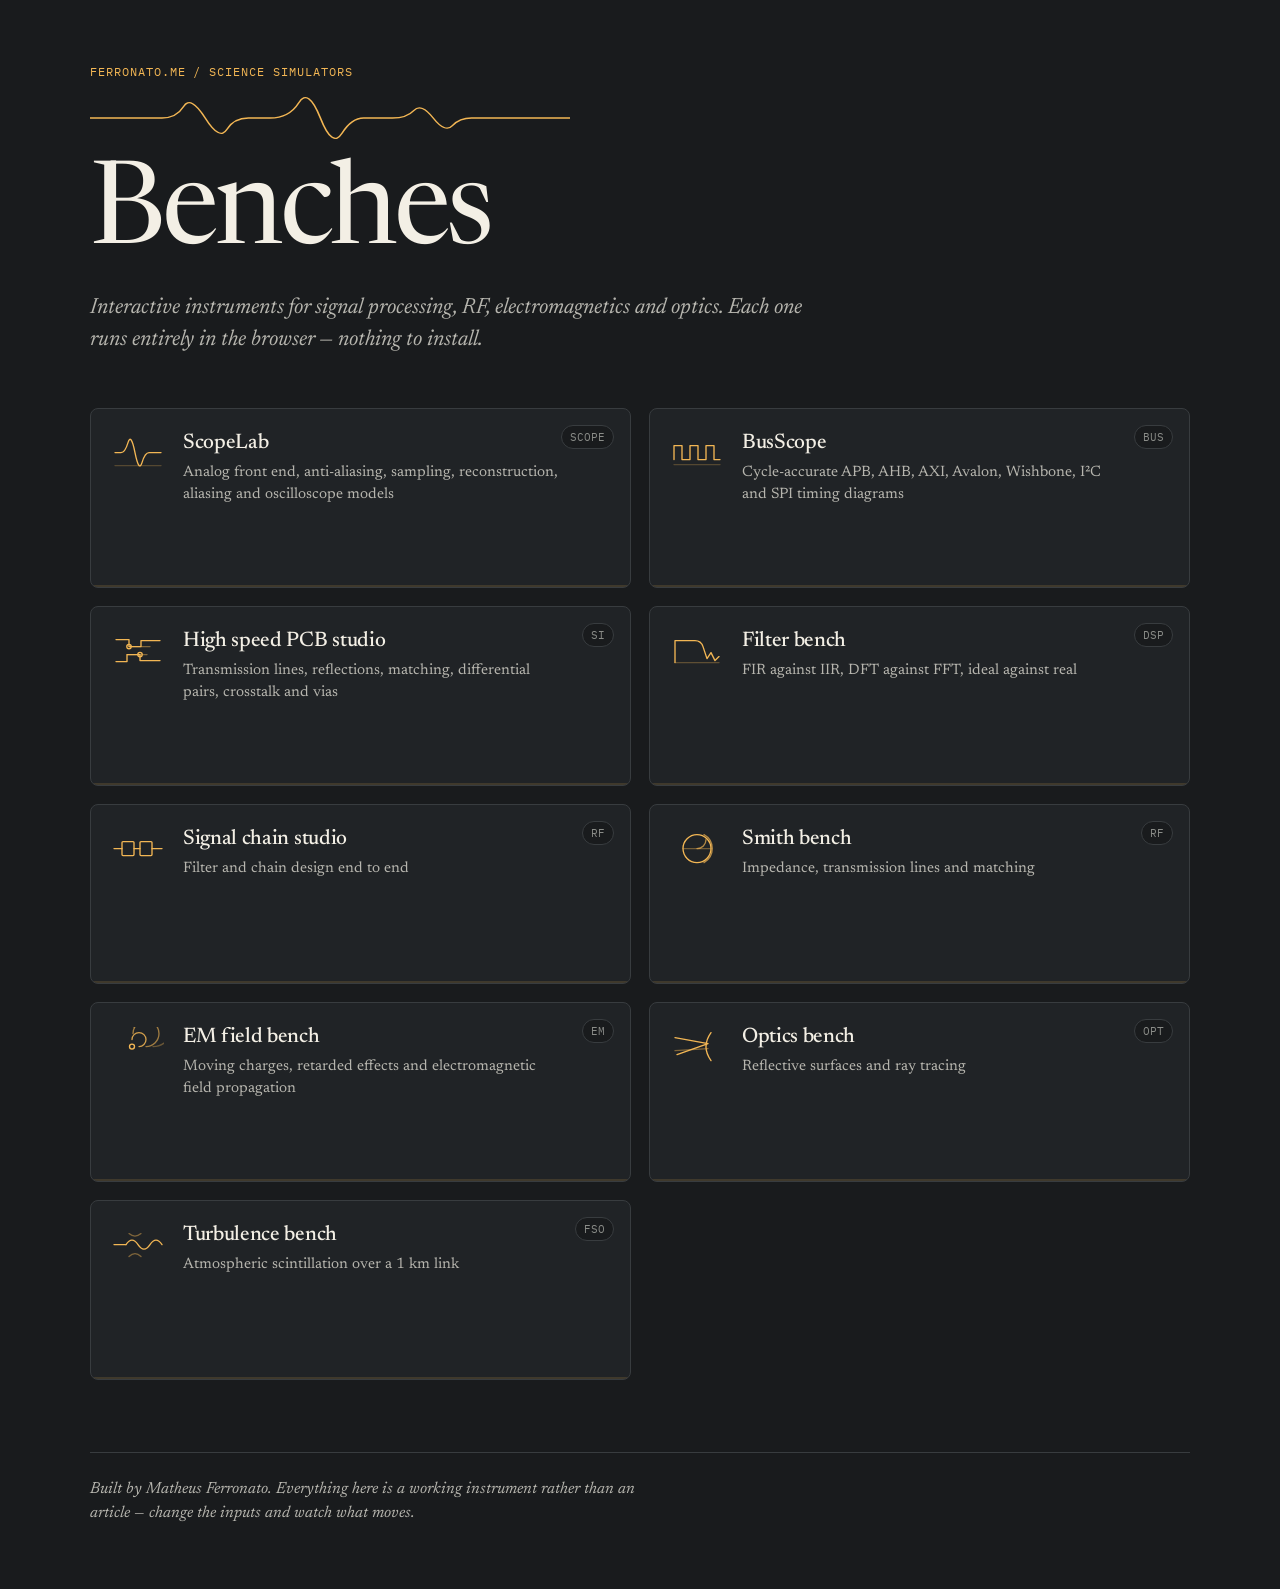
<file: index.html>
<!DOCTYPE html>
<html lang="en">
<head>
<meta charset="utf-8">
<meta name="viewport" content="width=device-width, initial-scale=1">
<title>Benches — interactive instruments for RF, optics and fields</title>
<meta name="description" content="Browser-based benches for signal processing, RF, electromagnetics, optics and free-space optical links.">
<link rel="preconnect" href="https://fonts.googleapis.com">
<link rel="preconnect" href="https://fonts.gstatic.com" crossorigin>
<link href="https://fonts.googleapis.com/css2?family=Newsreader:ital,opsz,wght@0,6..72,400;0,6..72,500;0,6..72,600;1,6..72,400&family=IBM+Plex+Mono:wght@400;500&display=swap" rel="stylesheet">
<style>
:root{--bg:#191B1D;--bg2:#202326;--ink:#F3EFE5;--mute:#B6B5AE;--dim:#8A8C88;--rule:#383C3F;--amber:#F2B654;--serif:'Newsreader','Iowan Old Style',Georgia,serif;--mono:'IBM Plex Mono',ui-monospace,'SF Mono',Menlo,monospace}
*{box-sizing:border-box}html{-webkit-text-size-adjust:100%;background:var(--bg)}body{margin:0;background:var(--bg);color:var(--ink);font-family:var(--serif);font-size:18px;line-height:1.5;-webkit-font-smoothing:antialiased}::selection{background:var(--amber);color:var(--bg)}.wrap{max-width:1180px;margin:0 auto;padding:0 40px}header{padding:clamp(48px,7vh,84px) 0 42px}.kicker{margin:0 0 16px;color:var(--amber);font-family:var(--mono);font-size:12px;letter-spacing:.08em;text-transform:uppercase}.trace{display:block;width:100%;max-width:30rem;height:42px;margin:0 0 26px}.trace path{fill:none;stroke:var(--amber);stroke-width:1.35;stroke-linecap:round;stroke-linejoin:round;stroke-dasharray:900;stroke-dashoffset:900;animation:draw 1.6s cubic-bezier(.4,0,.2,1) forwards}@keyframes draw{to{stroke-dashoffset:0}}h1{margin:0;font-weight:400;font-size:clamp(58px,9vw,118px);line-height:.9;letter-spacing:-.035em;font-variation-settings:'opsz' 72}.lede{max-width:60ch;margin:24px 0 0;color:var(--mute);font-size:clamp(18px,2vw,22px);line-height:1.45;font-style:italic;text-wrap:pretty}.rack{display:grid;grid-template-columns:repeat(2,minmax(0,1fr));gap:18px;margin:10px 0 72px}.bench{position:relative;display:grid;grid-template-columns:3.4rem minmax(0,1fr);grid-template-rows:auto 1fr;align-items:start;gap:.85rem 1.05rem;min-height:11.25rem;padding:1.35rem 1.3rem 1.3rem;border:1px solid var(--rule);border-radius:8px;background:var(--bg2);color:inherit;text-decoration:none;overflow:hidden;transition:border-color .16s ease,transform .16s ease,background .16s ease}.bench::after{content:'';position:absolute;left:0;right:0;bottom:0;height:2px;background:var(--amber);opacity:.15;transition:opacity .16s ease}.bench:hover,.bench:focus-visible{background:#24282B;border-color:var(--amber);transform:translateY(-2px);outline:none}.bench:hover::after,.bench:focus-visible::after{opacity:.85}.glyph{grid-row:1 / span 2;width:3.25rem;height:2.45rem;color:var(--amber);margin-top:.1rem}.glyph svg{width:100%;height:100%;display:block}.glyph svg *{fill:none;stroke:currentColor;stroke-width:1.35;stroke-linecap:round;stroke-linejoin:round;vector-effect:non-scaling-stroke}.bench > span:nth-child(2){min-width:0;padding-right:3rem}.name{display:block;margin:0;color:var(--ink);font-size:1.32rem;font-weight:500;line-height:1.15;letter-spacing:-.015em}.what{margin:.42rem 0 0;color:var(--mute);font-size:.94rem;line-height:1.45;font-family:var(--serif)}.band{position:absolute;top:1rem;right:1rem;padding:.16rem .5rem;border:1px solid var(--rule);border-radius:999px;background:var(--bg);color:var(--dim);font-family:var(--mono);font-size:.7rem;white-space:nowrap}footer{padding:24px 0 64px;border-top:1px solid var(--rule);color:var(--mute);font-size:16px;font-style:italic}footer p{margin:0;max-width:64ch}@media (max-width:44rem){.wrap{padding:0 20px}header{padding:42px 0 30px}.rack{grid-template-columns:1fr}.bench{min-height:9.5rem}}@media (max-width:28rem){.bench{grid-template-columns:2.7rem minmax(0,1fr);padding:1.1rem 1rem;gap:.75rem}.glyph{width:2.7rem;height:2rem}.bench > span:nth-child(2){padding-right:2.5rem}}@media (prefers-reduced-motion:reduce){.trace path{animation:none;stroke-dashoffset:0}.bench{transition:none}}
</style>
</head>
<body>
<div class="wrap">

<header>
  <p class="kicker">ferronato.me / science simulators</p>
  <svg class="trace" viewBox="0 0 400 44" aria-hidden="true" preserveAspectRatio="none">
    <path d="M0 22 L48 22 L60 22 Q72 22 78 10 T96 22 T114 34 T132 22 L150 22
             Q166 22 174 6 T192 22 T210 38 T228 22 L252 22 Q264 22 270 14
             T286 22 T302 30 T318 22 L400 22"/>
  </svg>
  <h1>Benches</h1>
  <p class="lede">
    Interactive instruments for signal processing, RF, electromagnetics and
    optics. Each one runs entirely in the browser — nothing to install.
  </p>
</header>

<nav class="rack">

  <a class="bench" href="scope/">
    <span class="glyph" aria-hidden="true">
      <svg viewBox="0 0 52 36">
        <path d="M3 18 H9 Q13 18 16 8 T23 18 T30 28 T37 18 H49"/>
        <path d="M3 31 H49" opacity=".25"/>
      </svg>
    </span>
    <span>
      <span class="name">ScopeLab</span>
      <p class="what">Analog front end, anti-aliasing, sampling, reconstruction, aliasing and oscilloscope models</p>
    </span>
    <span class="band">SCOPE</span>
  </a>

  <a class="bench" href="bus_protocols/">
    <span class="glyph" aria-hidden="true">
      <svg viewBox="0 0 52 36">
        <path d="M3 25 V11 H11 V25 H19 V11 H27 V25 H35 V11 H43 V25 H49"/>
        <path d="M3 30 H49" opacity=".25"/>
      </svg>
    </span>
    <span>
      <span class="name">BusScope</span>
      <p class="what">Cycle-accurate APB, AHB, AXI, Avalon, Wishbone, I²C and SPI timing diagrams</p>
    </span>
    <span class="band">BUS</span>
  </a>

  <a class="bench" href="high_speed_pcb/">
    <span class="glyph" aria-hidden="true">
      <svg viewBox="0 0 52 36">
        <path d="M4 7 H17 V14 H29 V8 H48"/>
        <path d="M4 29 H15 V22 H28 V28 H48"/>
        <circle cx="17" cy="14" r="2.2"/>
        <circle cx="28" cy="22" r="2.2"/>
        <path d="M17 14 H38" opacity=".45"/>
        <path d="M15 22 H35" opacity=".45"/>
      </svg>
    </span>
    <span>
      <span class="name">High speed PCB studio</span>
      <p class="what">Transmission lines, reflections, matching, differential pairs, crosstalk and vias</p>
    </span>
    <span class="band">SI</span>
  </a>

  <a class="bench" href="fft/">
    <span class="glyph" aria-hidden="true">
      <svg viewBox="0 0 52 36"><path d="M4 30 L4 8 L24 8 Q30 8 32 14 L36 26 L40 20 L44 28 L48 24"/><path d="M4 30 L48 30" opacity=".3"/></svg>
    </span>
    <span>
      <span class="name">Filter bench</span>
      <p class="what">FIR against IIR, DFT against FFT, ideal against real</p>
    </span>
    <span class="band">DSP</span>
  </a>

  <a class="bench" href="rf-filters/">
    <span class="glyph" aria-hidden="true">
      <svg viewBox="0 0 52 36"><path d="M2 18 L10 18"/><rect x="10" y="11" width="12" height="14" rx="1"/><path d="M22 18 L28 18"/><rect x="28" y="11" width="12" height="14" rx="1"/><path d="M40 18 L50 18"/></svg>
    </span>
    <span>
      <span class="name">Signal chain studio</span>
      <p class="what">Filter and chain design end to end</p>
    </span>
    <span class="band">RF</span>
  </a>

  <a class="bench" href="smith-charts/">
    <span class="glyph" aria-hidden="true">
      <svg viewBox="0 0 52 36"><circle cx="26" cy="18" r="14"/><path d="M12 18 L40 18" opacity=".4"/><path d="M33 4 A16 16 0 0 1 33 32" opacity=".7"/><path d="M26 18 A9 9 0 0 0 35 9" opacity=".7"/></svg>
    </span>
    <span>
      <span class="name">Smith bench</span>
      <p class="what">Impedance, transmission lines and matching</p>
    </span>
    <span class="band">RF</span>
  </a>

  <a class="bench" href="em-fields/">
    <span class="glyph" aria-hidden="true">
      <svg viewBox="0 0 52 36"><circle cx="20" cy="18" r="2.5"/><path d="M27 18 A7 7 0 1 0 20 11" opacity=".85"/><path d="M34 18 A13 13 0 1 0 21 5" opacity=".6"/><path d="M41 18 A19 19 0 1 0 22 -1" opacity=".35"/></svg>
    </span>
    <span>
      <span class="name">EM field bench</span>
      <p class="what">Moving charges, retarded effects and electromagnetic field propagation</p>
    </span>
    <span class="band">EM</span>
  </a>

  <a class="bench" href="optics/">
    <span class="glyph" aria-hidden="true">
      <svg viewBox="0 0 52 36"><path d="M40 4 Q30 18 40 32"/><path d="M4 9 L37 15 L6 26"/><path d="M4 22 L37 20" opacity=".45"/></svg>
    </span>
    <span>
      <span class="name">Optics bench</span>
      <p class="what">Reflective surfaces and ray tracing</p>
    </span>
    <span class="band">OPT</span>
  </a>

  <a class="bench" href="turbulence/">
    <span class="glyph" aria-hidden="true">
      <svg viewBox="0 0 52 36"><path d="M2 18 L14 18"/><path d="M14 18 Q20 9 26 18 T38 18 T50 18"/><path d="M17 30 Q23 24 29 30" opacity=".45"/><path d="M17 7 Q23 12 29 7" opacity=".45"/></svg>
    </span>
    <span>
      <span class="name">Turbulence bench</span>
      <p class="what">Atmospheric scintillation over a 1 km link</p>
    </span>
    <span class="band">FSO</span>
  </a>

</nav>

<footer>
  <p>Built by Matheus Ferronato. Everything here is a working instrument
     rather than an article — change the inputs and watch what moves.</p>
</footer>

</div>
</body>
</html>
</file>
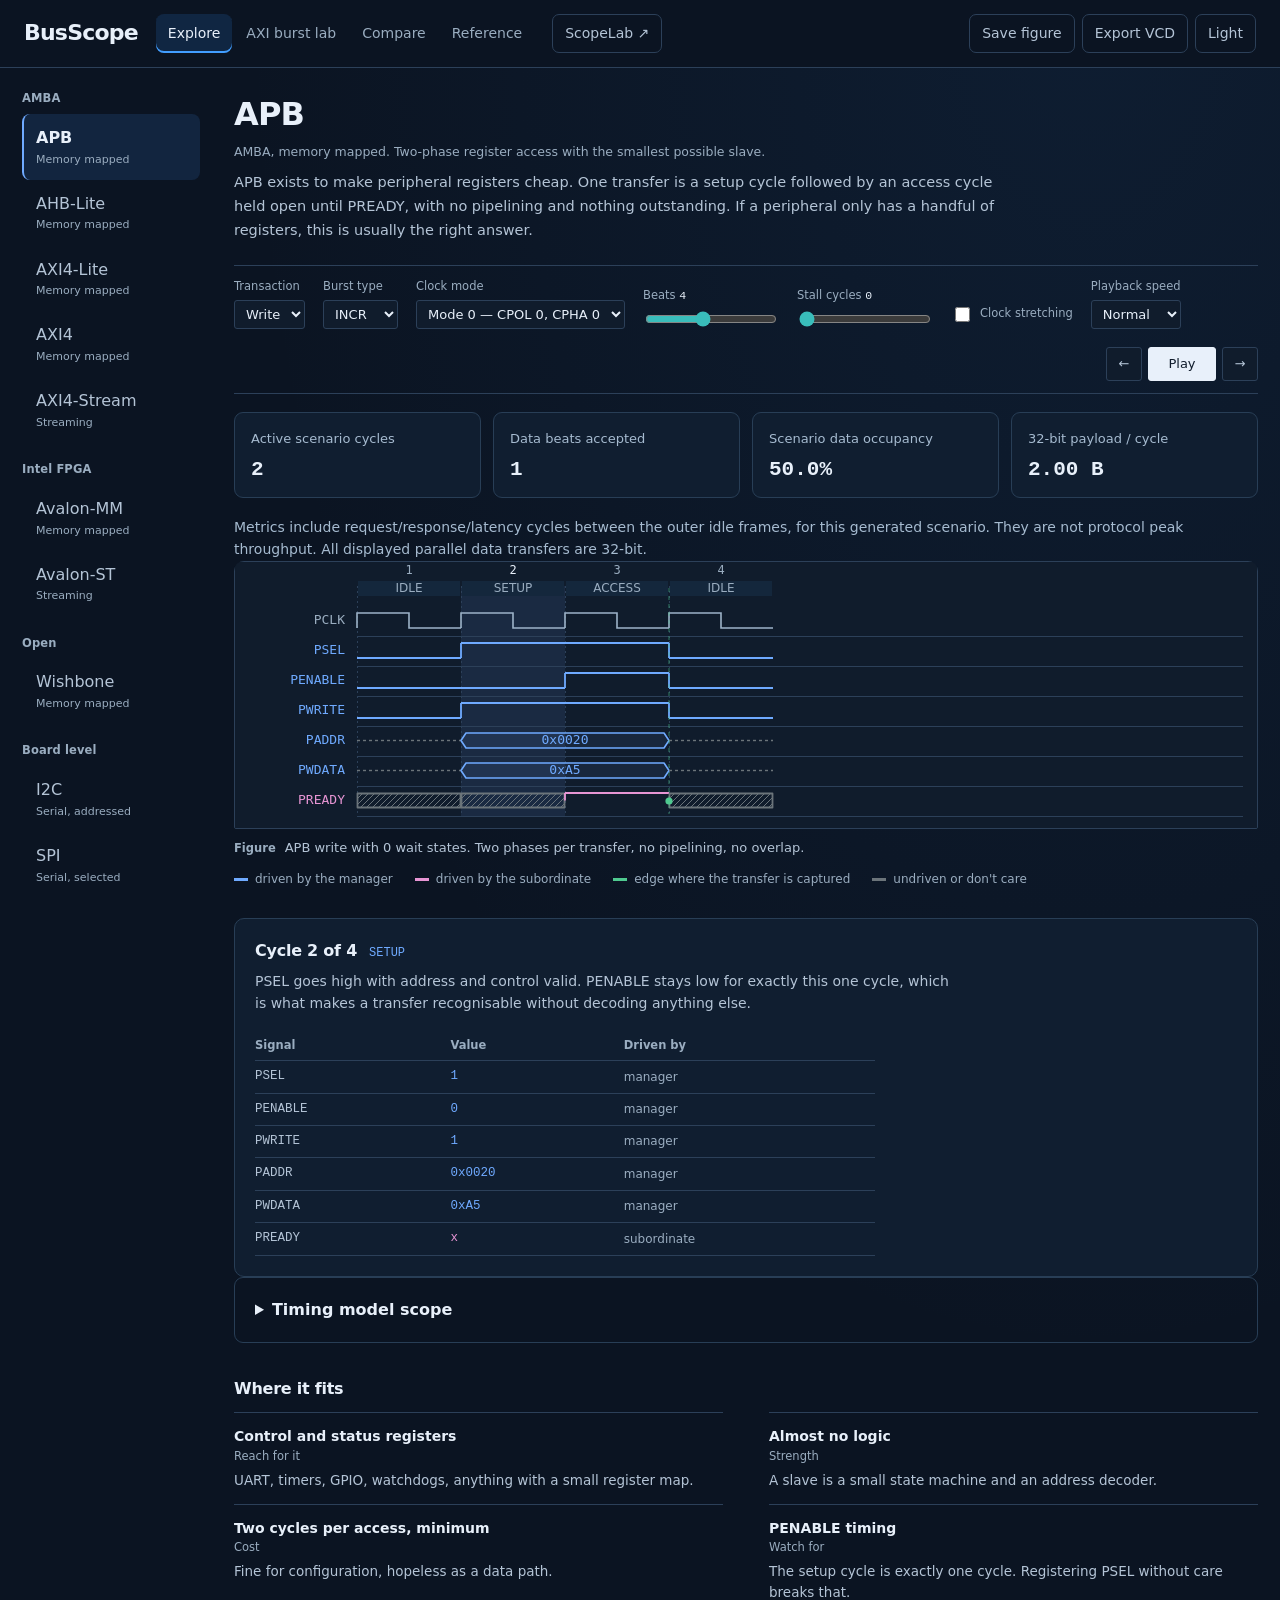
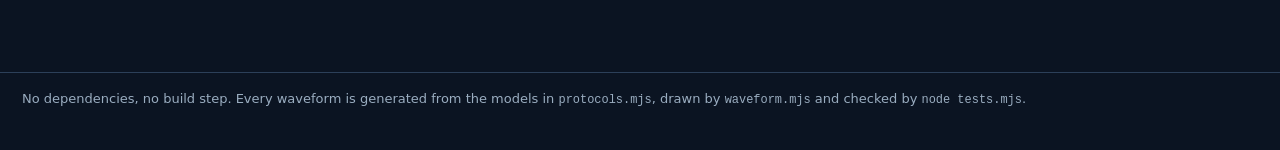
<file: bus_protocols/index.html>
<!doctype html>
<html lang="en" data-theme="dark">
<head>
<meta charset="utf-8">
<meta name="viewport" content="width=device-width,initial-scale=1">
<title>BusScope — read a bus transaction cycle by cycle</title>
<meta name="description" content="Ten interface protocols drawn as real timing diagrams you can step through, stall, and export to GTKWave.">
<link rel="stylesheet" href="styles.css">
<link rel="stylesheet" href="upgrade.css">
<link rel="icon" href="data:image/svg+xml,%3Csvg xmlns='http://www.w3.org/2000/svg' viewBox='0 0 32 32'%3E%3Crect width='32' height='32' rx='5' fill='%23f4f5f3'/%3E%3Cpath d='M3 21h5v-10h6v10h6v-10h5v10h4' fill='none' stroke='%231a4fd0' stroke-width='2.2'/%3E%3C/svg%3E">
</head>
<body>

<header class="rail">
  <h1 class="wordmark">BusScope</h1>
  <nav class="views" aria-label="Sections">
    <button class="viewtab is-on" data-view="explore" aria-current="page">Explore</button>
    <button class="viewtab" data-view="address">AXI burst lab</button>
    <button class="viewtab" data-view="compare">Compare</button>
    <button class="viewtab" data-view="reference">Reference</button>
  </nav>
  <a class="chip" href="../scope/" style="text-decoration:none">ScopeLab ↗</a>
  <div class="rail-actions">
    <button class="chip" id="pngBtn" title="Save the figure as a PNG">Save figure</button>
    <button class="chip" id="vcdBtn" title="Download a VCD you can open in GTKWave">Export VCD</button>
    <button class="chip" id="themeBtn" aria-pressed="false">Light</button>
  </div>
</header>

<main>
<section class="view" id="view-address"></section>

<!-- ================= EXPLORE ================= -->
<section class="view is-on" id="view-explore">
  <div class="explore">

    <nav class="index" id="protocolIndex" aria-label="Protocols"></nav>

    <div class="stage">
      <header class="stage-head">
        <h2 id="protoName">APB</h2>
        <p class="stage-kind" id="protoKind"></p>
        <p class="stage-summary" id="protoSummary"></p>
      </header>

      <form class="toolbar" id="toolbar" autocomplete="off">
        <label class="tool" id="toolTransaction">
          <span>Transaction</span>
          <select id="transaction"></select>
        </label>
        <label class="tool" id="toolBurst" hidden>
          <span>Burst type</span>
          <select id="burst">
            <option>INCR</option><option>WRAP</option><option>FIXED</option>
          </select>
        </label>
        <label class="tool" id="toolMode" hidden>
          <span>Clock mode</span>
          <select id="spiMode">
            <option value="0">Mode 0 — CPOL 0, CPHA 0</option>
            <option value="1">Mode 1 — CPOL 0, CPHA 1</option>
            <option value="2">Mode 2 — CPOL 1, CPHA 0</option>
            <option value="3">Mode 3 — CPOL 1, CPHA 1</option>
          </select>
        </label>
        <label class="tool tool-range" id="toolBeats" hidden>
          <span>Beats <output id="beatsOut">4</output></span>
          <input id="beats" type="range" min="1" max="8" value="4">
        </label>
        <label class="tool tool-range" id="toolWait" hidden>
          <span>Stall cycles <output id="waitOut">0</output></span>
          <input id="wait" type="range" min="0" max="4" value="0">
        </label>
        <label class="tool tool-check" id="toolStretch" hidden>
          <input type="checkbox" id="stretch"><span>Clock stretching</span>
        </label>

        <label class="tool"><span>Playback speed</span><select id="speed"><option value="1000">Slow</option><option value="620" selected>Normal</option><option value="200">Fast</option></select></label>
        <div class="transport" role="group" aria-label="Playback">
          <button type="button" id="prevBtn" title="Previous cycle" aria-label="Previous cycle">&#8592;</button>
          <button type="button" id="playBtn" class="is-primary">Play</button>
          <button type="button" id="nextBtn" title="Next cycle" aria-label="Next cycle">&#8594;</button>
        </div>
      </form>

      <div class="stat-grid" id="transactionStats"></div><p id="scenarioNote" class="fieldnote"></p>
      <figure class="figure">
        <div class="scroller" id="scroller">
          <canvas id="wave" tabindex="0" role="img" aria-label="Timing diagram"></canvas>
        </div>
        <figcaption>
          <span class="fig-no">Figure</span>
          <span id="caption"></span>
        </figcaption>
      </figure>

      <p class="legend">
        <span><i class="sw sw-man"></i>driven by the manager</span>
        <span><i class="sw sw-sub"></i>driven by the subordinate</span>
        <span><i class="sw sw-event"></i>edge where the transfer is captured</span>
        <span><i class="sw sw-idle"></i>undriven or don't care</span>
      </p>

      <section class="inspector">
        <div class="inspector-head">
          <h3 id="cycleTitle">Cycle 1 of 4</h3>
          <p id="cyclePhase" class="cycle-phase"></p>
        </div>
        <p class="cycle-note" id="cycleNote"></p>
        <table class="values" id="values">
          <thead><tr><th scope="col">Signal</th><th scope="col">Value</th><th scope="col">Driven by</th></tr></thead>
          <tbody></tbody>
        </table>
      </section>

      <details class="model-notes"><summary>Timing model scope</summary><p>One illustrative transaction per trace. Avalon-ST uses readyLatency = 0; Avalon-MM uses waitrequestAllowance = 0. SPI bit values are summarized per full clock period; sampling markers identify the correct edge, without a half-cycle launch simulation. I2C high means release to a pull-up. AXI WRAP lengths in the explorer snap to 2, 4 or 8; use the burst lab for 16 beats.</p></details>
      <section class="fit">
        <h3>Where it fits</h3>
        <dl id="fitList"></dl>
      </section>
    </div>
  </div>
</section>

<!-- ================= COMPARE ================= -->
<section class="view" id="view-compare">
  <div class="head">
    <h2>Compare interfaces</h2>
    <p>Pick up to four. The rows are the properties that change what you have to write in RTL, not the ones that
       look good on a datasheet.</p>
  </div>
  <div class="picker" id="picker"></div>
  <div class="matrix-wrap">
    <table class="matrix" id="matrix"></table>
  </div>
  <div class="notes" id="compareNotes"></div>
</section>

<!-- ================= REFERENCE ================= -->
<section class="view" id="view-reference">
  <div class="head">
    <h2>Reference</h2>
    <p>The handful of ideas that all ten of these interfaces are assembled from.</p>
  </div>

  <dl class="ref">
    <div>
      <dt>Valid and ready</dt>
      <dd>A transfer happens on a clock edge where both are high. The sender may not withdraw valid once it is
        asserted, and the receiver may drop ready whenever it likes. Deriving valid from ready is the standard way to
        build a deadlock, because both ends end up waiting for the other.</dd>
    </div>
    <div>
      <dt>Request and wait</dt>
      <dd>The manager asserts a request and holds every associated signal steady until the subordinate stops saying
        wait. APB's PREADY, AHB's HREADY, Avalon's waitrequest and Wishbone's ACK are the same idea with different
        polarity and different names.</dd>
    </div>
    <div>
      <dt>Pipelining versus channels</dt>
      <dd>AHB-Lite overlaps one address phase with one data phase, which is cheap and keeps everything in order. AXI
        goes further and makes address, data and response fully independent, which buys throughput and costs you the
        simple global ordering; AXI still defines ordering requirements, including per-ID rules.</dd>
    </div>
    <div>
      <dt>Bursts</dt>
      <dd>One address describes several beats, so the address phase stops being the bottleneck. AXI4 encodes length,
        size and type; AXI4-Lite deliberately has none of it; a stream does not need it because it never had an
        address to amortise.</dd>
    </div>
    <div>
      <dt>Outstanding transactions</dt>
      <dd>Issuing a second request before the first has answered. It allows throughput to cover memory latency, and the
        moment you allow it you have to decide what may complete out of order. That is what AXI IDs are for.</dd>
    </div>
    <div>
      <dt>Who drives the wire</dt>
      <dd>Push-pull buses have exactly one driver per net and the direction is fixed at elaboration. I2C shares one
        wire between every device using open drain, so the interesting question on every cycle is which end is pulling
        it low, and the diagrams here colour it accordingly.</dd>
    </div>
  </dl>

  <section class="axi-fields">
    <h3>AXI burst attributes, read together</h3>
    <dl>
      <div><dt>AxLEN[7:0]</dt><dd>Beats minus one. 0 is a single beat, 3 is four beats, 255 is the 256-beat maximum
        for INCR.</dd></div>
      <div><dt>AxSIZE[2:0]</dt><dd>Bytes per beat, as a power of two. 2 means four bytes, so a four-beat INCR burst
        covers sixteen bytes.</dd></div>
      <div><dt>AxBURST[1:0]</dt><dd>How the address moves between beats. FIXED stays put, INCR advances, WRAP advances
        and rolls back to the start of an aligned block, which is how a cache line fill returns the critical word
        first.</dd></div>
    </dl>
    <p class="ref-note">Set a read burst to WRAP in the explorer and watch the address sequence in the caption roll
      over rather than run past the block boundary.</p>
  </section>

  <section class="keys-block">
    <h3>Keyboard</h3>
    <ul class="keylist">
      <li><kbd>&larr;</kbd><kbd>&rarr;</kbd><span>step one cycle</span></li>
      <li><kbd>Space</kbd><span>play or pause</span></li>
      <li><kbd>Home</kbd><kbd>End</kbd><span>first or last cycle</span></li>
    </ul>
  </section>
</section>

</main>

<footer class="colophon">
  <p>No dependencies, no build step. Every waveform is generated from the models in <code>protocols.mjs</code>,
     drawn by <code>waveform.mjs</code> and checked by <code>node tests.mjs</code>.</p>
</footer>

<script type="module" src="lab.mjs"></script>
<script type="module" src="app.mjs"></script>
</body>
</html>
</file>
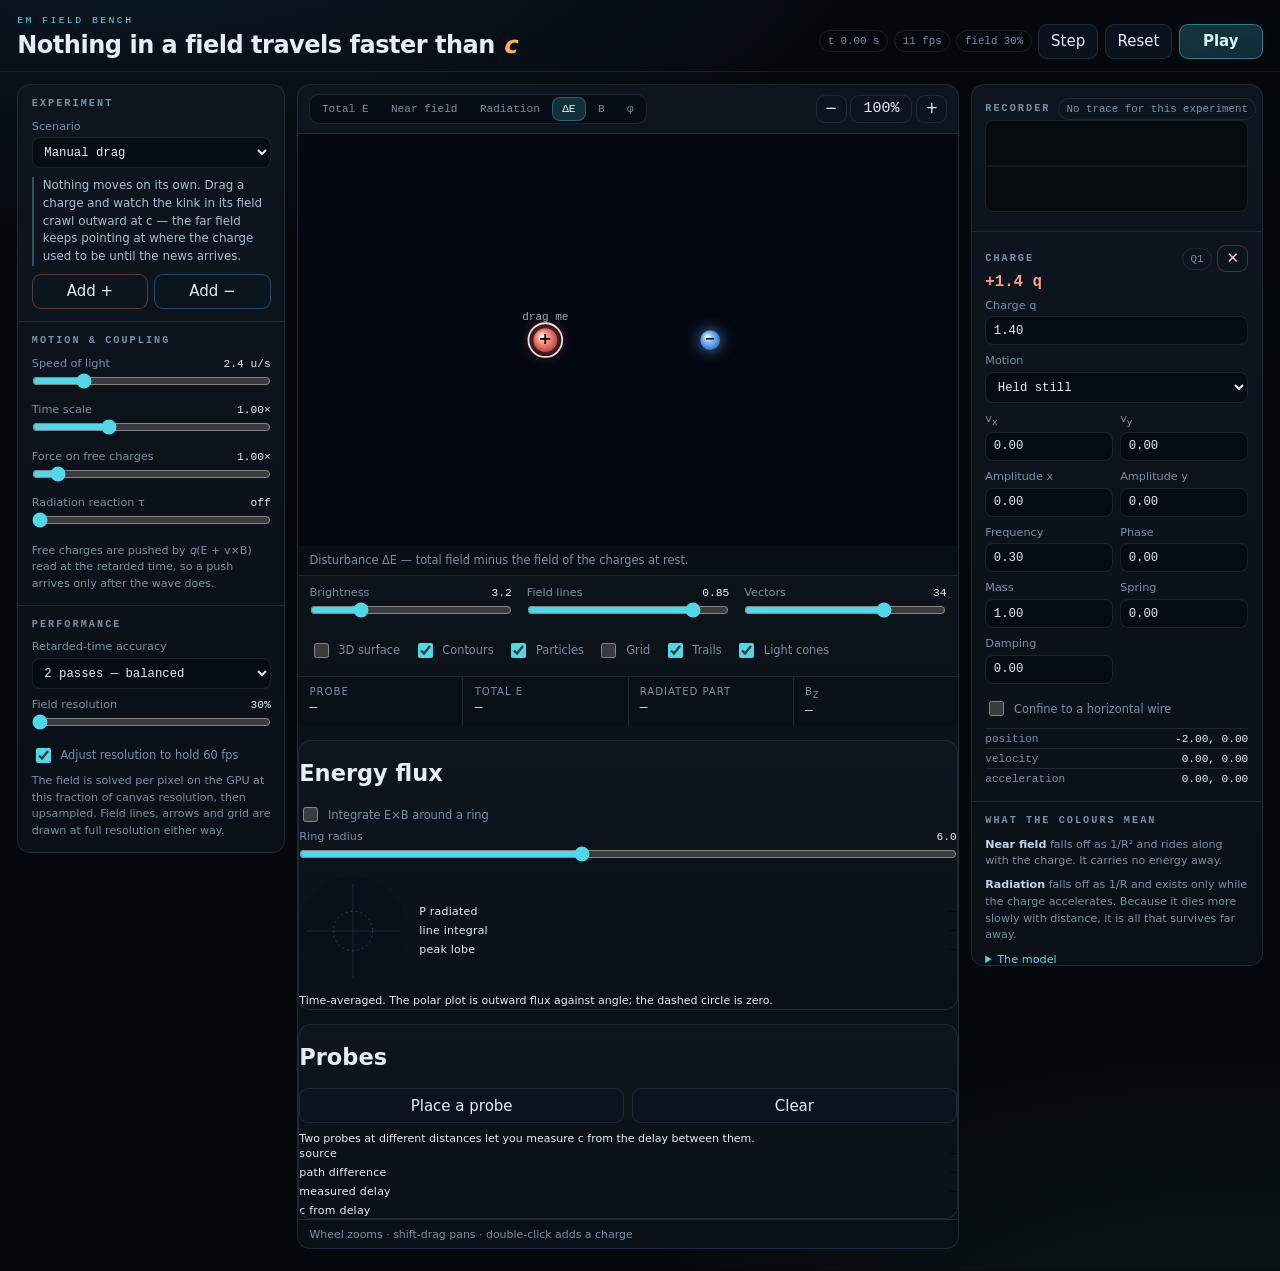
<file: em-fields/index.html>
<!doctype html>
<html lang="en">
<head>
<meta charset="utf-8" />
<meta name="viewport" content="width=device-width, initial-scale=1" />
<title>EM Field Bench — moving charges and electromagnetic fields</title>
<link rel="stylesheet" href="static/style.css" />
</head>
<body>

<header class="topbar">
  <div class="brand">
    <span class="eyebrow">EM field bench</span>
    <h1>Nothing in a field travels faster than <em>c</em></h1>
  </div>
  <div class="transport">
    <span id="simClock" class="chip mono">t 0.00 s</span>
    <span id="fpsChip" class="chip mono">— fps</span>
    <span id="resChip" class="chip mono">field —</span>
    <button id="stepBtn" title="Step one frame (S)">Step</button>
    <button id="resetBtn" title="Reload the experiment (R)">Reset</button>
    <button id="playBtn" class="primary" title="Play / pause (Space)">Play</button>
  </div>
</header>

<div id="glError" class="banner hidden"></div>

<main class="workspace">

  <!-- ------------------------------------------------ left: experiment -->
  <aside class="panel">
    <section class="block">
      <h2>Experiment</h2>
      <label class="field">
        <span>Scenario</span>
        <select id="scenarioSelect"></select>
      </label>
      <p id="scenarioBlurb" class="blurb"></p>
      <div class="pair">
        <button id="addPos" class="tint-pos">Add +</button>
        <button id="addNeg" class="tint-neg">Add −</button>
      </div>
    </section>

    <section class="block">
      <h2>Motion &amp; coupling</h2>
      <label class="slider"><span>Speed of light <em id="cOut" class="mono">2.4 u/s</em></span>
        <input id="cSpeed" type="range" min="1" max="8" step="0.1" value="2.4" />
      </label>
      <label class="slider"><span>Time scale <em id="timeScaleOut" class="mono">1.00×</em></span>
        <input id="timeScale" type="range" min="0.1" max="3" step="0.05" value="1" />
      </label>
      <label class="slider"><span>Force on free charges <em id="gainOut" class="mono">1.00×</em></span>
        <input id="gain" type="range" min="0" max="12" step="0.1" value="1" />
      </label>
      <label class="slider"><span>Radiation reaction &tau; <em id="radReactOut" class="mono">off</em></span>
        <input id="radReact" type="range" min="0" max="0.3" step="0.005" value="0" />
      </label>
      <div id="paramStrip" class="param-strip"></div>
      <p class="note">Free charges are pushed by <em>q</em>(E + v×B) read at the retarded time, so a push arrives only after the wave does.</p>
    </section>

    <section class="block">
      <h2>Performance</h2>
      <label class="field">
        <span>Retarded-time accuracy</span>
        <select id="accuracy">
          <option value="1">1 pass — fastest</option>
          <option value="2" selected>2 passes — balanced</option>
          <option value="3">3 passes — precise</option>
        </select>
      </label>
      <label class="slider"><span>Field resolution <em id="resOut" class="mono">70%</em></span>
        <input id="resScale" type="range" min="30" max="100" step="5" value="70" />
      </label>
      <label class="check"><input id="autoRes" type="checkbox" checked /><span>Adjust resolution to hold 60 fps</span></label>
      <p class="note">The field is solved per pixel on the GPU at this fraction of canvas resolution, then upsampled. Field lines, arrows and grid are drawn at full resolution either way.</p>
    </section>
  </aside>

  <!-- ------------------------------------------------------ centre: stage -->
  <section class="stage-card">
    <div class="stage-toolbar">
      <div class="modes" role="group" aria-label="Field quantity">
        <button data-mode="total" class="active">Total E</button>
        <button data-mode="near">Near field</button>
        <button data-mode="radiation">Radiation</button>
        <button data-mode="disturbance">ΔE</button>
        <button data-mode="magnetic">B</button>
        <button data-mode="potential">&phi;</button>
      </div>
      <div class="zoom">
        <button id="zoomOut" class="icon">−</button>
        <button id="zoomReset" class="icon wide mono"><span id="zoomLabel">100%</span></button>
        <button id="zoomIn" class="icon">+</button>
      </div>
    </div>

    <div id="stage" class="stage">
      <canvas id="glCanvas"></canvas>
      <canvas id="overlay"></canvas>
      <div id="tooltip" class="tooltip hidden"></div>
    </div>

    <p id="modeLegend" class="legend"></p>

    <div class="stage-controls">
      <label class="slider"><span>Brightness <em id="exposureOut" class="mono">3.0</em></span>
        <input id="exposure" type="range" min="0.5" max="12" step="0.1" value="3" />
      </label>
      <label class="slider"><span>Field lines <em id="licOut" class="mono">0.80</em></span>
        <input id="licStrength" type="range" min="0" max="1" step="0.05" value="0.8" />
      </label>
      <label class="slider"><span>Vectors <em id="arrowOut" class="mono">off</em></span>
        <input id="arrowDensity" type="range" min="0" max="48" step="2" value="0" />
      </label>
      <label class="slider" id="heightRow" hidden><span>Relief <em id="heightOut" class="mono">0.30</em></span>
        <input id="surfHeight" type="range" min="0.02" max="1" step="0.01" value="0.3" />
      </label>
      <label class="slider" id="particleRow" hidden><span>Particle size <em id="particleOut" class="mono">1.00</em></span>
        <input id="particleSize" type="range" min="0.3" max="2.6" step="0.05" value="1" />
      </label>
      <div class="checks">
        <label class="check"><input id="view3d" type="checkbox" /><span>3D surface</span></label>
        <label class="check"><input id="contourToggle" type="checkbox" checked /><span>Contours</span></label>
        <label class="check"><input id="particleToggle" type="checkbox" checked /><span>Particles</span></label>
        <label class="check"><input id="gridToggle" type="checkbox" /><span>Grid</span></label>
        <label class="check"><input id="trailToggle" type="checkbox" checked /><span>Trails</span></label>
        <label class="check"><input id="ringToggle" type="checkbox" checked /><span>Light cones</span></label>
      </div>
    </div>

    <div class="readouts">
      <article><span>Probe</span><strong id="probePos" class="mono">—</strong></article>
      <article><span>Total E</span><strong id="probeE" class="mono">—</strong></article>
      <article><span>Radiated part</span><strong id="probeRad" class="mono">—</strong></article>
      <article><span>B<sub>z</sub></span><strong id="probeB" class="mono">—</strong></article>
    </div>
    <section class="panel inline-panel">
      <h2>Energy flux</h2>
      <label class="check"><input id="fluxToggle" type="checkbox" /><span>Integrate E&times;B around a ring</span></label>
      <label class="slider"><span>Ring radius <em id="fluxOut" class="mono">6.0</em></span>
        <input id="fluxRadius" type="range" min="1.5" max="12" step="0.1" value="6" />
      </label>
      <div class="flux-body">
        <canvas id="polar" class="polar"></canvas>
        <dl class="readout-list">
          <div><dt>P radiated</dt><dd id="fluxPower" class="mono">—</dd></div>
          <div><dt>line integral</dt><dd id="fluxLine" class="mono">—</dd></div>
          <div><dt>peak lobe</dt><dd id="fluxLobe" class="mono">—</dd></div>
        </dl>
      </div>
      <p class="fineprint">Time-averaged. The polar plot is outward flux against angle; the dashed circle is zero.</p>
    </section>

    <section class="panel inline-panel">
      <h2>Probes</h2>
      <div class="row">
        <button id="probeAdd">Place a probe</button>
        <button id="probeClear">Clear</button>
      </div>
      <p id="probeHint" class="fineprint">Two probes at different distances let you measure c from the delay between them.</p>
      <dl class="readout-list">
        <div><dt>source</dt><dd id="cSource" class="mono">—</dd></div>
        <div><dt>path difference</dt><dd id="cPath" class="mono">—</dd></div>
        <div><dt>measured delay</dt><dd id="cDelay" class="mono">—</dd></div>
        <div><dt>c from delay</dt><dd id="cMeasured" class="mono">—</dd></div>
      </dl>
    </section>

    <p id="statusText" class="status">Wheel zooms · shift-drag pans · double-click adds a charge</p>
  </section>

  <!-- ------------------------------------------------- right: inspector -->
  <aside class="panel">
    <section class="block">
      <div class="head-row">
        <h2>Recorder</h2>
        <span id="chartTitle" class="chip mono">—</span>
      </div>
      <canvas id="chart" class="chart"></canvas>
      <div id="chartLegend" class="chart-legend"></div>
    </section>

    <section class="block">
      <div class="head-row">
        <h2>Charge</h2>
        <div class="head-actions">
          <span id="chargeId" class="chip mono">—</span>
          <button id="deleteBtn" class="danger icon" disabled title="Delete (Del)">✕</button>
        </div>
      </div>

      <p id="emptyInspector" class="empty">Click a charge to inspect it.</p>

      <div id="chargeInspector" class="hidden">
        <div class="badge-row"><span id="chargeBadge" class="badge mono">+1.0 q</span></div>
        <label class="field"><span>Charge q</span><input id="chargeValue" type="number" step="0.1" min="-6" max="6" /></label>
        <label class="field"><span>Motion</span>
          <select id="motionMode">
            <option value="static">Held still</option>
            <option value="uniform">Constant velocity</option>
            <option value="oscX">Oscillate horizontally</option>
            <option value="oscY">Oscillate vertically</option>
            <option value="circle">Circular</option>
            <option value="dynamic">Free — driven by the field</option>
          </select>
        </label>
        <div class="grid2">
          <label class="field"><span>v<sub>x</sub></span><input id="velX" type="number" step="0.1" /></label>
          <label class="field"><span>v<sub>y</sub></span><input id="velY" type="number" step="0.1" /></label>
          <label class="field"><span>Amplitude x</span><input id="ampX" type="number" step="0.1" min="0" /></label>
          <label class="field"><span>Amplitude y</span><input id="ampY" type="number" step="0.1" min="0" /></label>
          <label class="field"><span>Frequency</span><input id="freq" type="number" step="0.02" min="0" max="3" /></label>
          <label class="field"><span>Phase</span><input id="phase" type="number" step="0.1" /></label>
          <label class="field"><span>Mass</span><input id="mass" type="number" step="0.1" min="0.1" /></label>
          <label class="field"><span>Spring</span><input id="spring" type="number" step="0.1" min="0" /></label>
          <label class="field"><span>Damping</span><input id="damping" type="number" step="0.05" min="0" /></label>
        </div>
        <label class="check"><input id="axisLock" type="checkbox" /><span>Confine to a horizontal wire</span></label>
        <dl class="vitals mono">
          <div><dt>position</dt><dd id="selPos">—</dd></div>
          <div><dt>velocity</dt><dd id="selVel">—</dd></div>
          <div><dt>acceleration</dt><dd id="selAcc">—</dd></div>
        </dl>
      </div>
    </section>

    <section class="block">
      <h2>What the colours mean</h2>
      <p class="note"><strong>Near field</strong> falls off as 1/R² and rides along with the charge. It carries no energy away.</p>
      <p class="note"><strong>Radiation</strong> falls off as 1/R and exists only while the charge accelerates. Because it dies more slowly with distance, it is all that survives far away.</p>
      <details>
        <summary>The model</summary>
        <div class="eq mono">E = E<sub>v</sub> + E<sub>a</sub></div>
        <div class="eq mono small">E<sub>v</sub> ∝ (1−β²)(n−β) / κ³R²</div>
        <div class="eq mono small">E<sub>a</sub> ∝ n×[(n−β)×β̇] / cκ³R</div>
        <p class="note">Everything on the right is read at the retarded time t<sub>r</sub> solved from t<sub>r</sub> = t − |x − p(t<sub>r</sub>)|/c. A two-dimensional teaching model, not a Maxwell solver.</p>
      </details>
    </section>
  </aside>
</main>

<script src="static/physics.js"></script>
<script src="static/shaders.js"></script>
<script src="static/glfield.js"></script>
<script src="static/scenarios.js"></script>
<script src="static/app.js"></script>
</body>
</html>
</file>
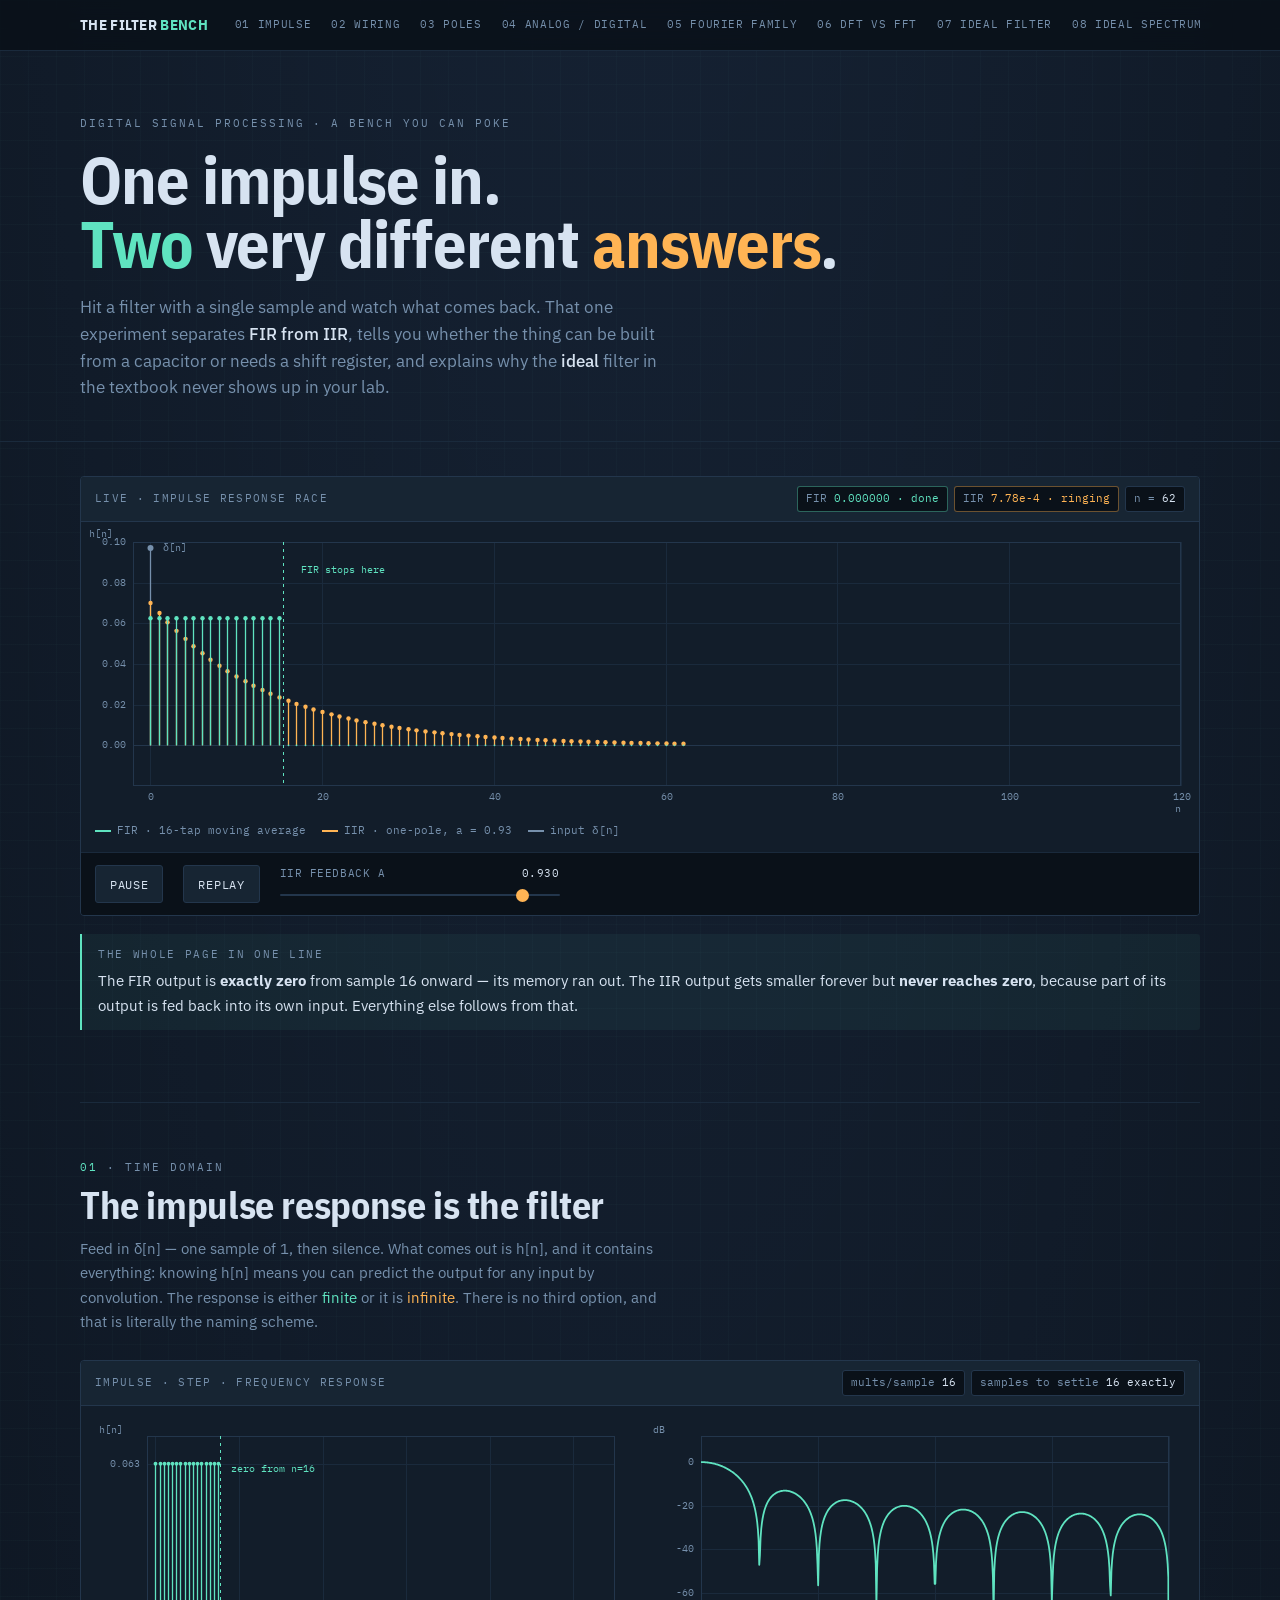
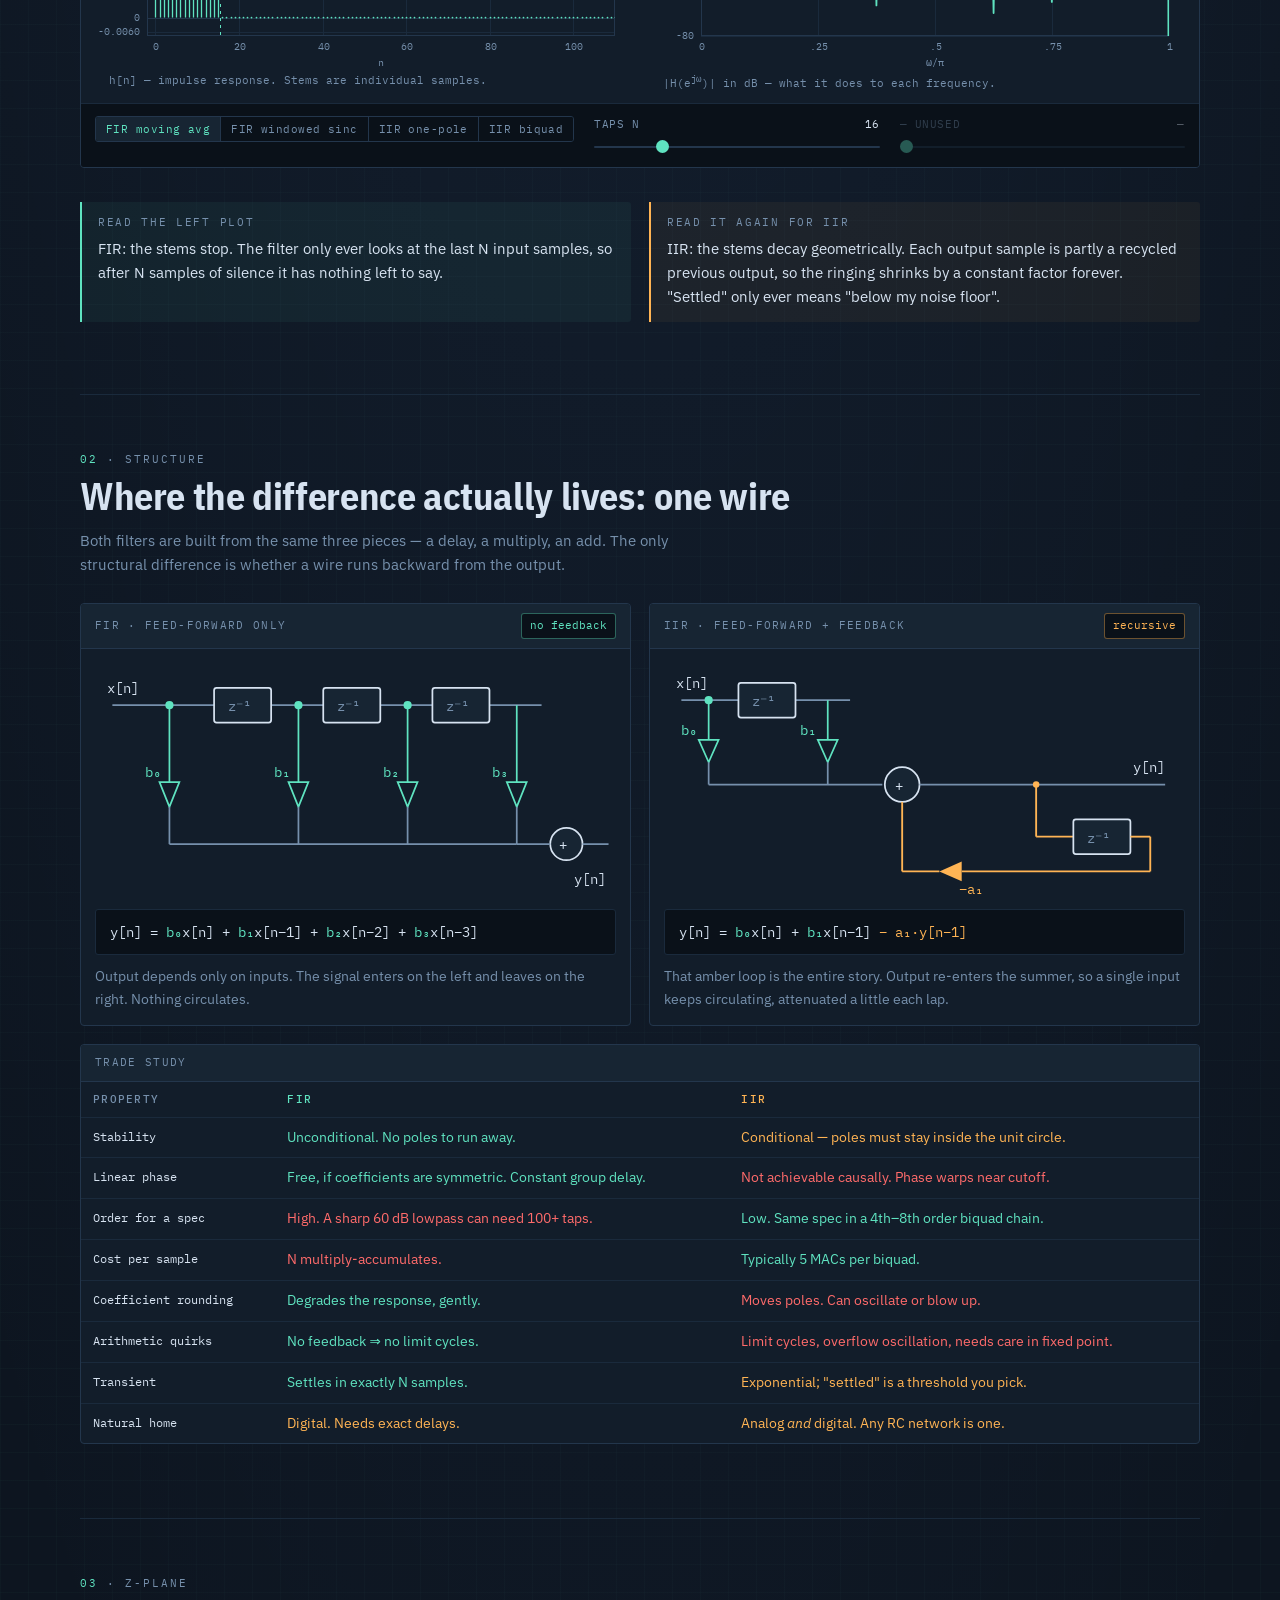
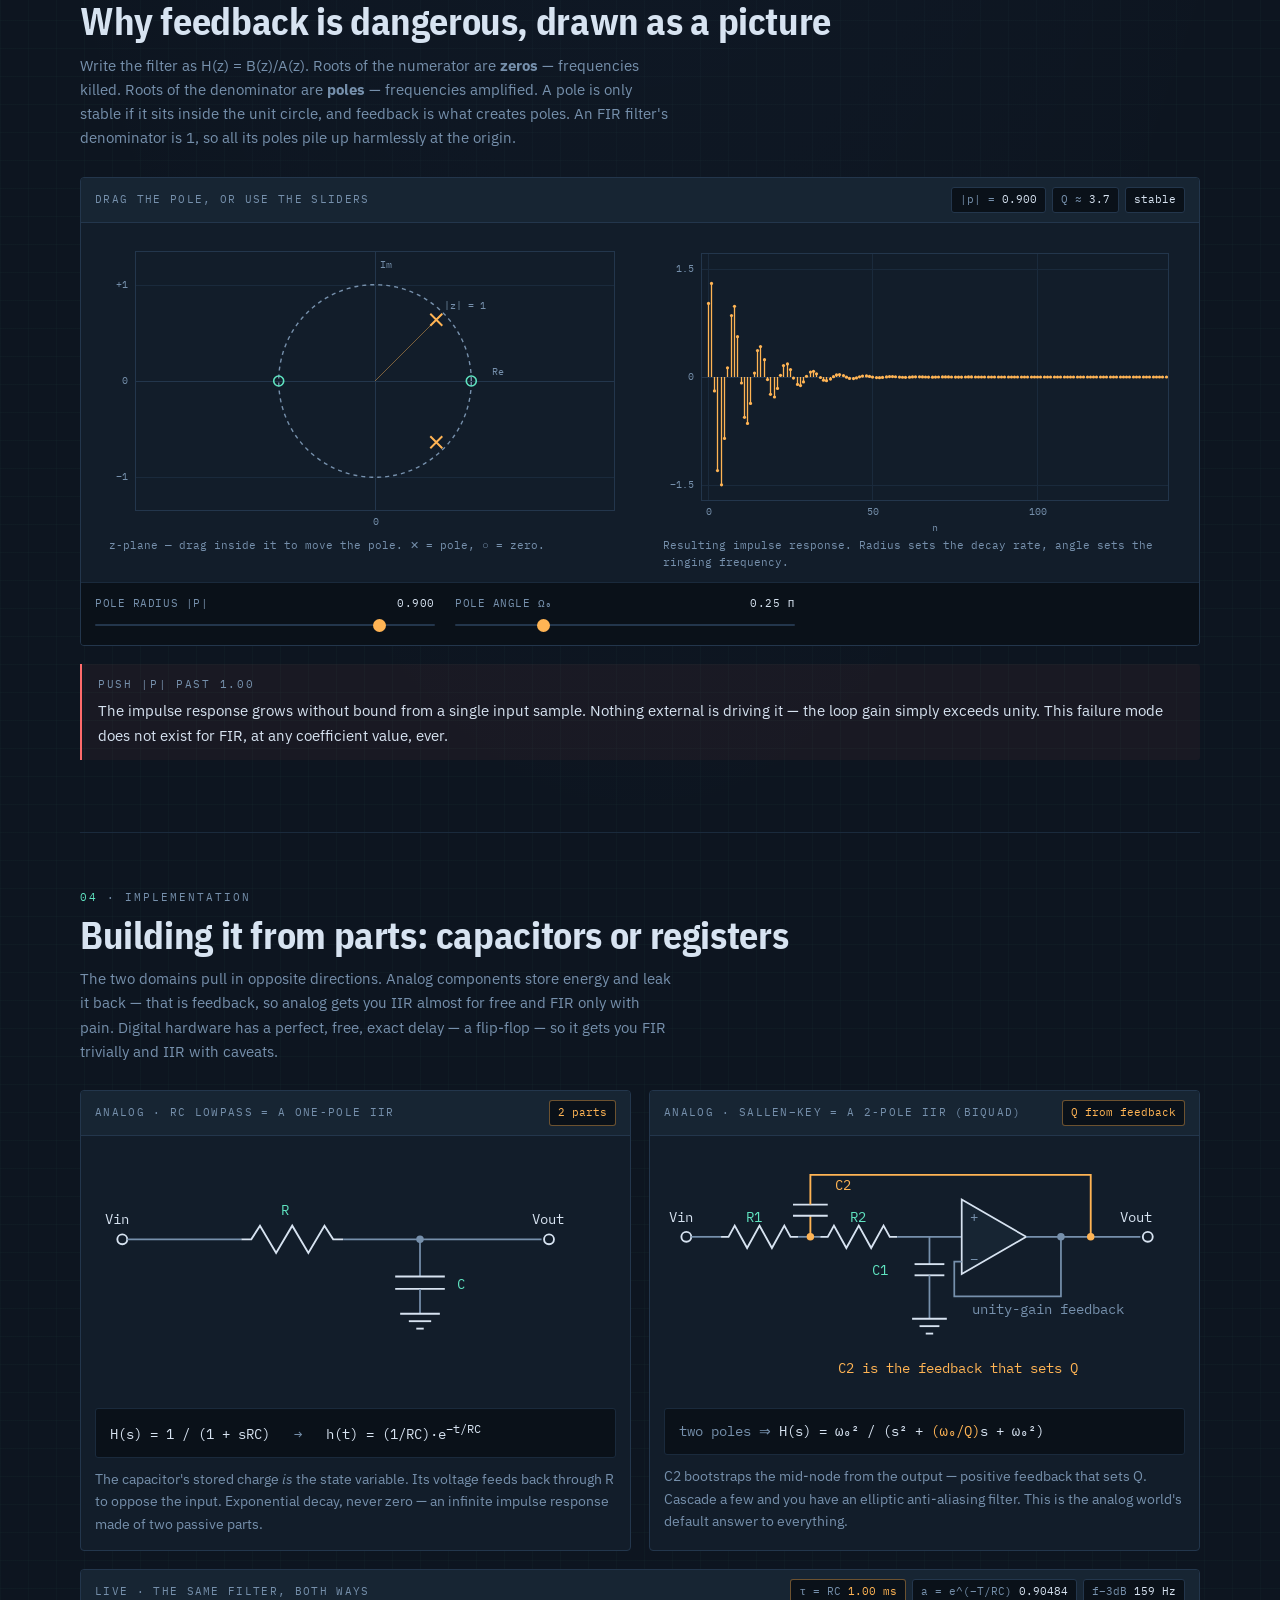
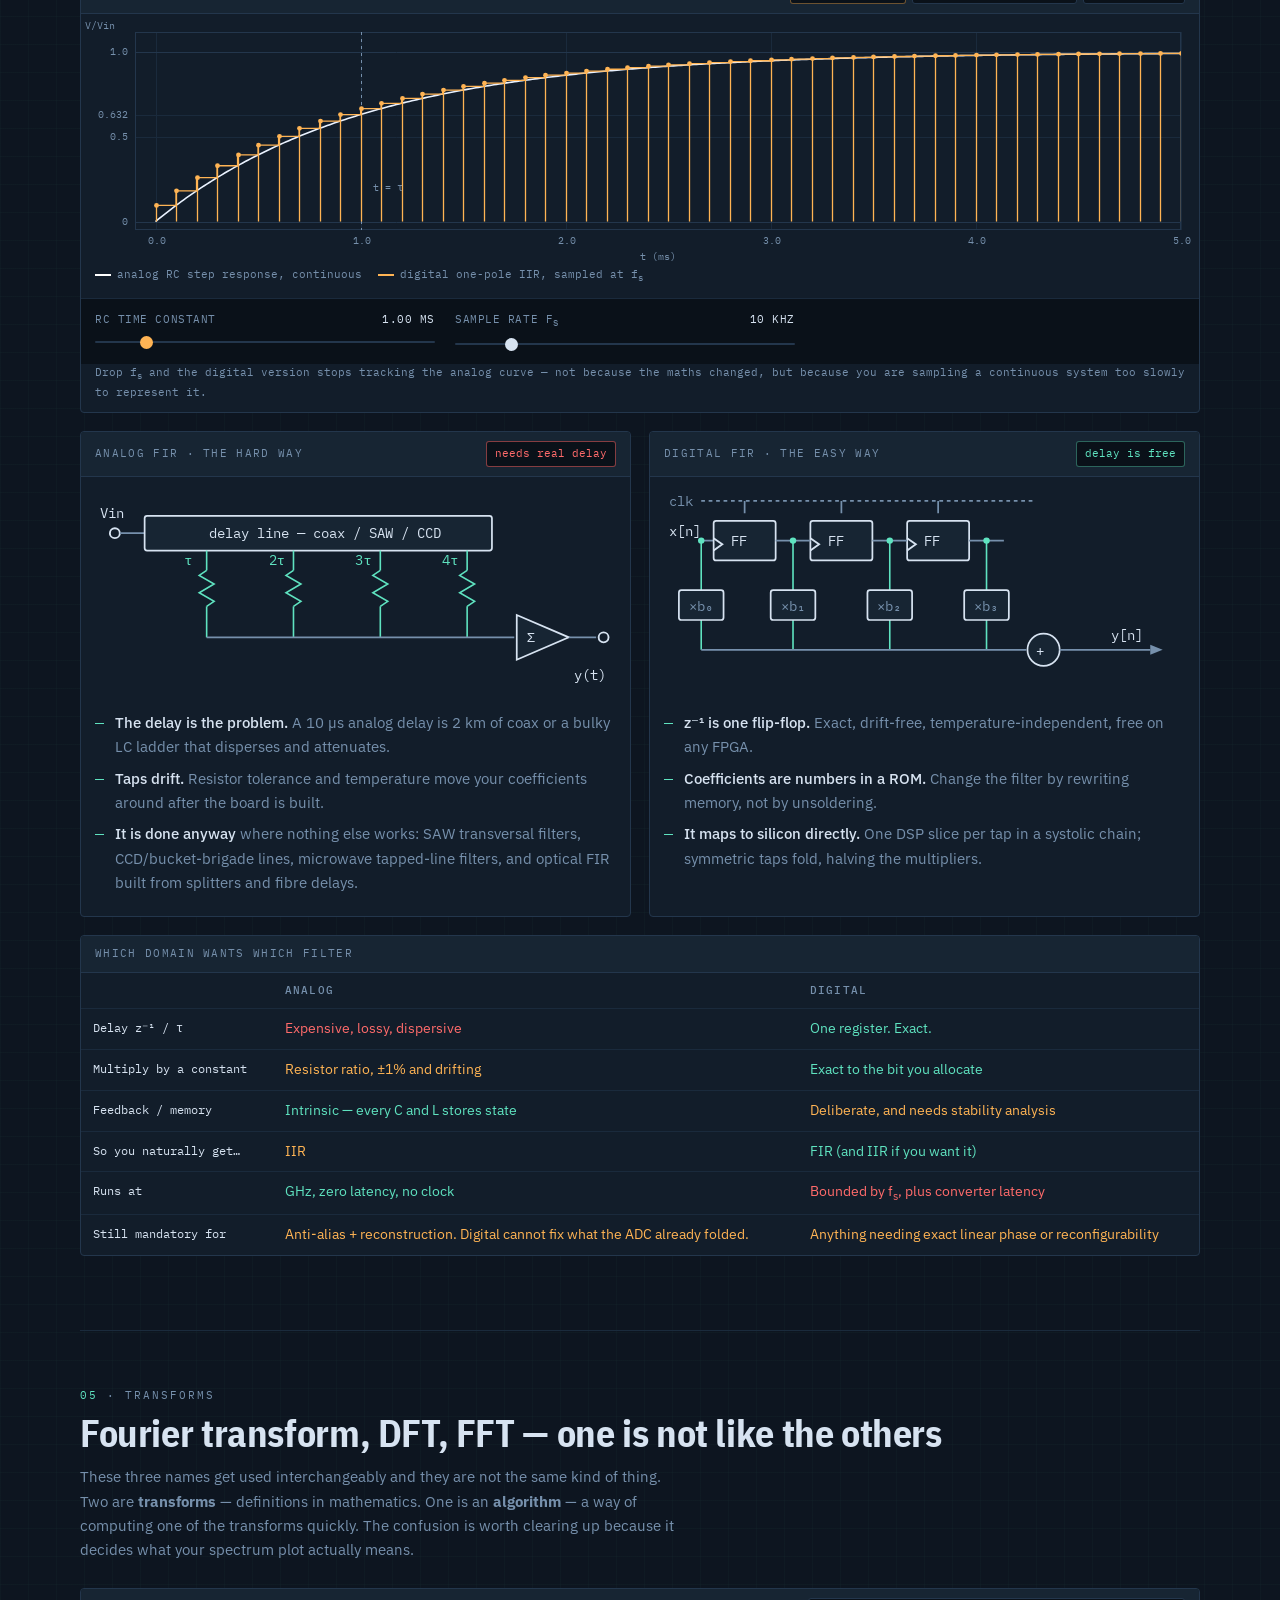
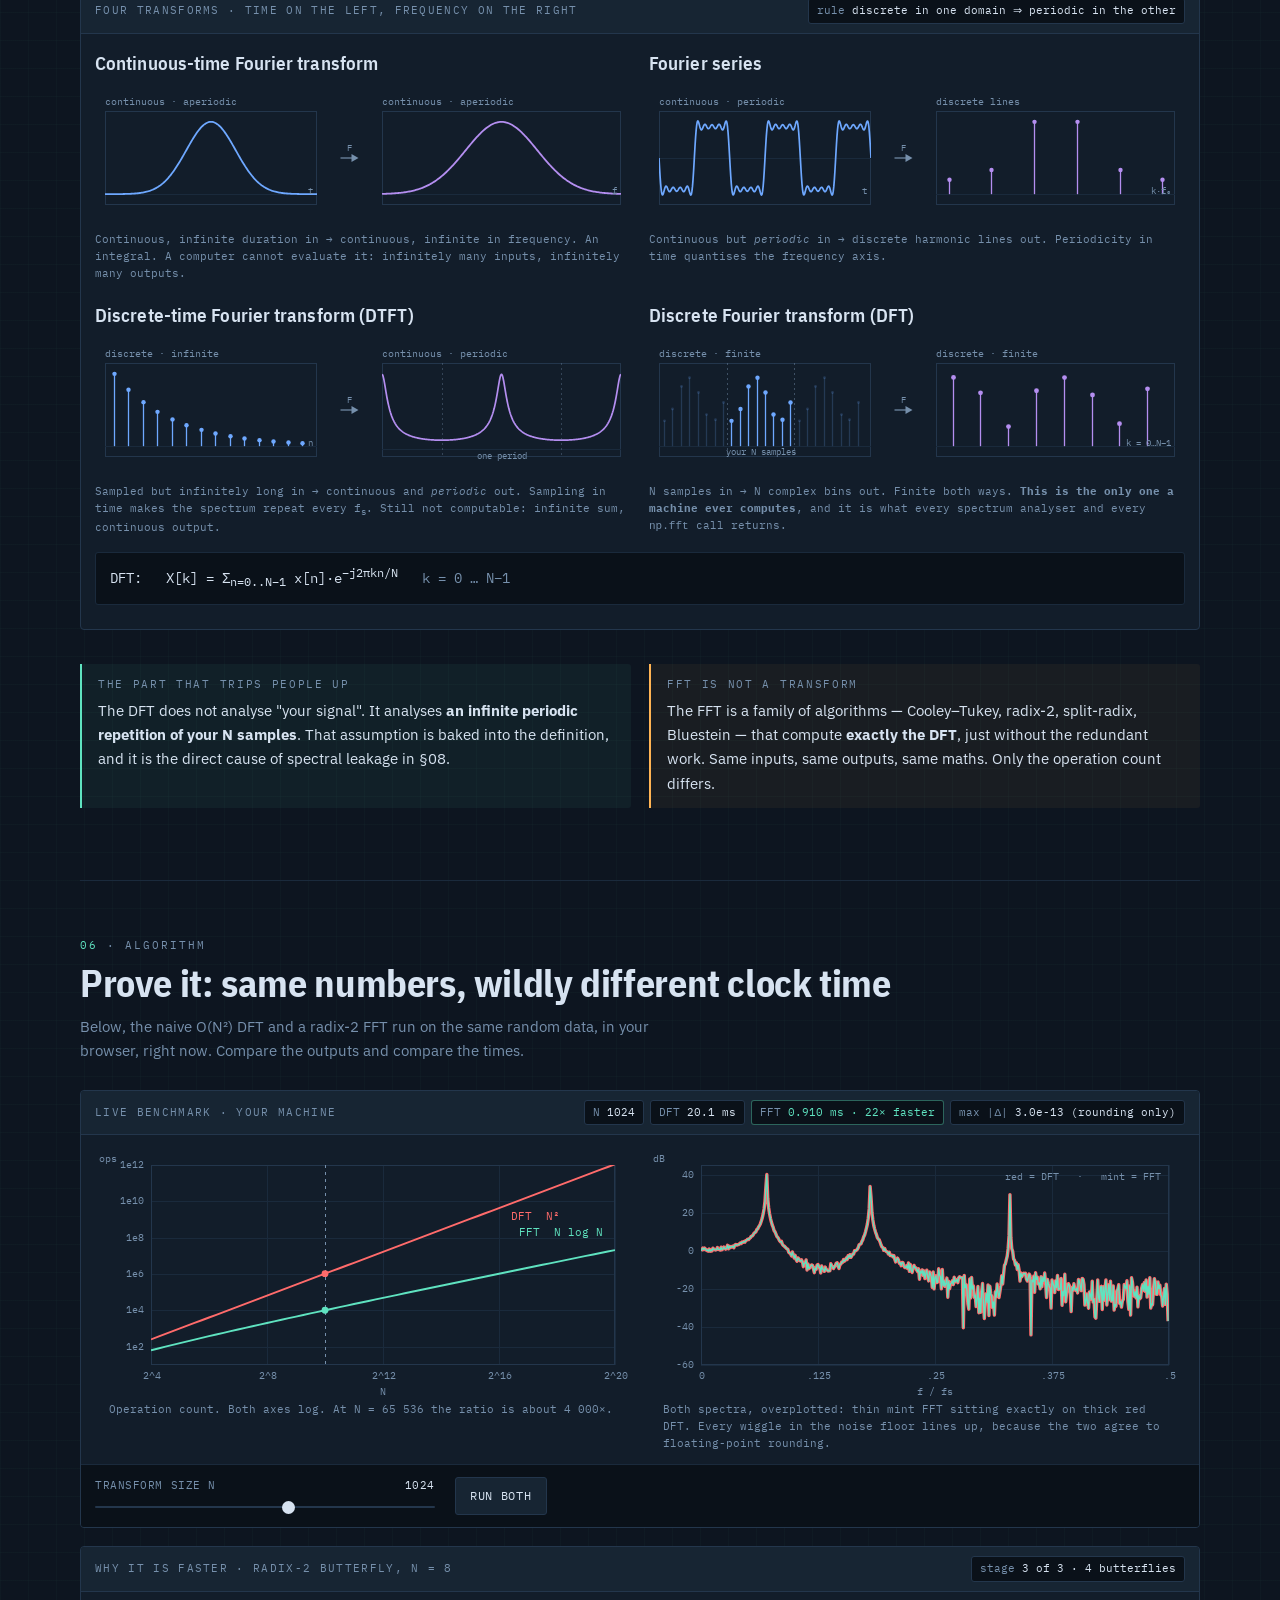
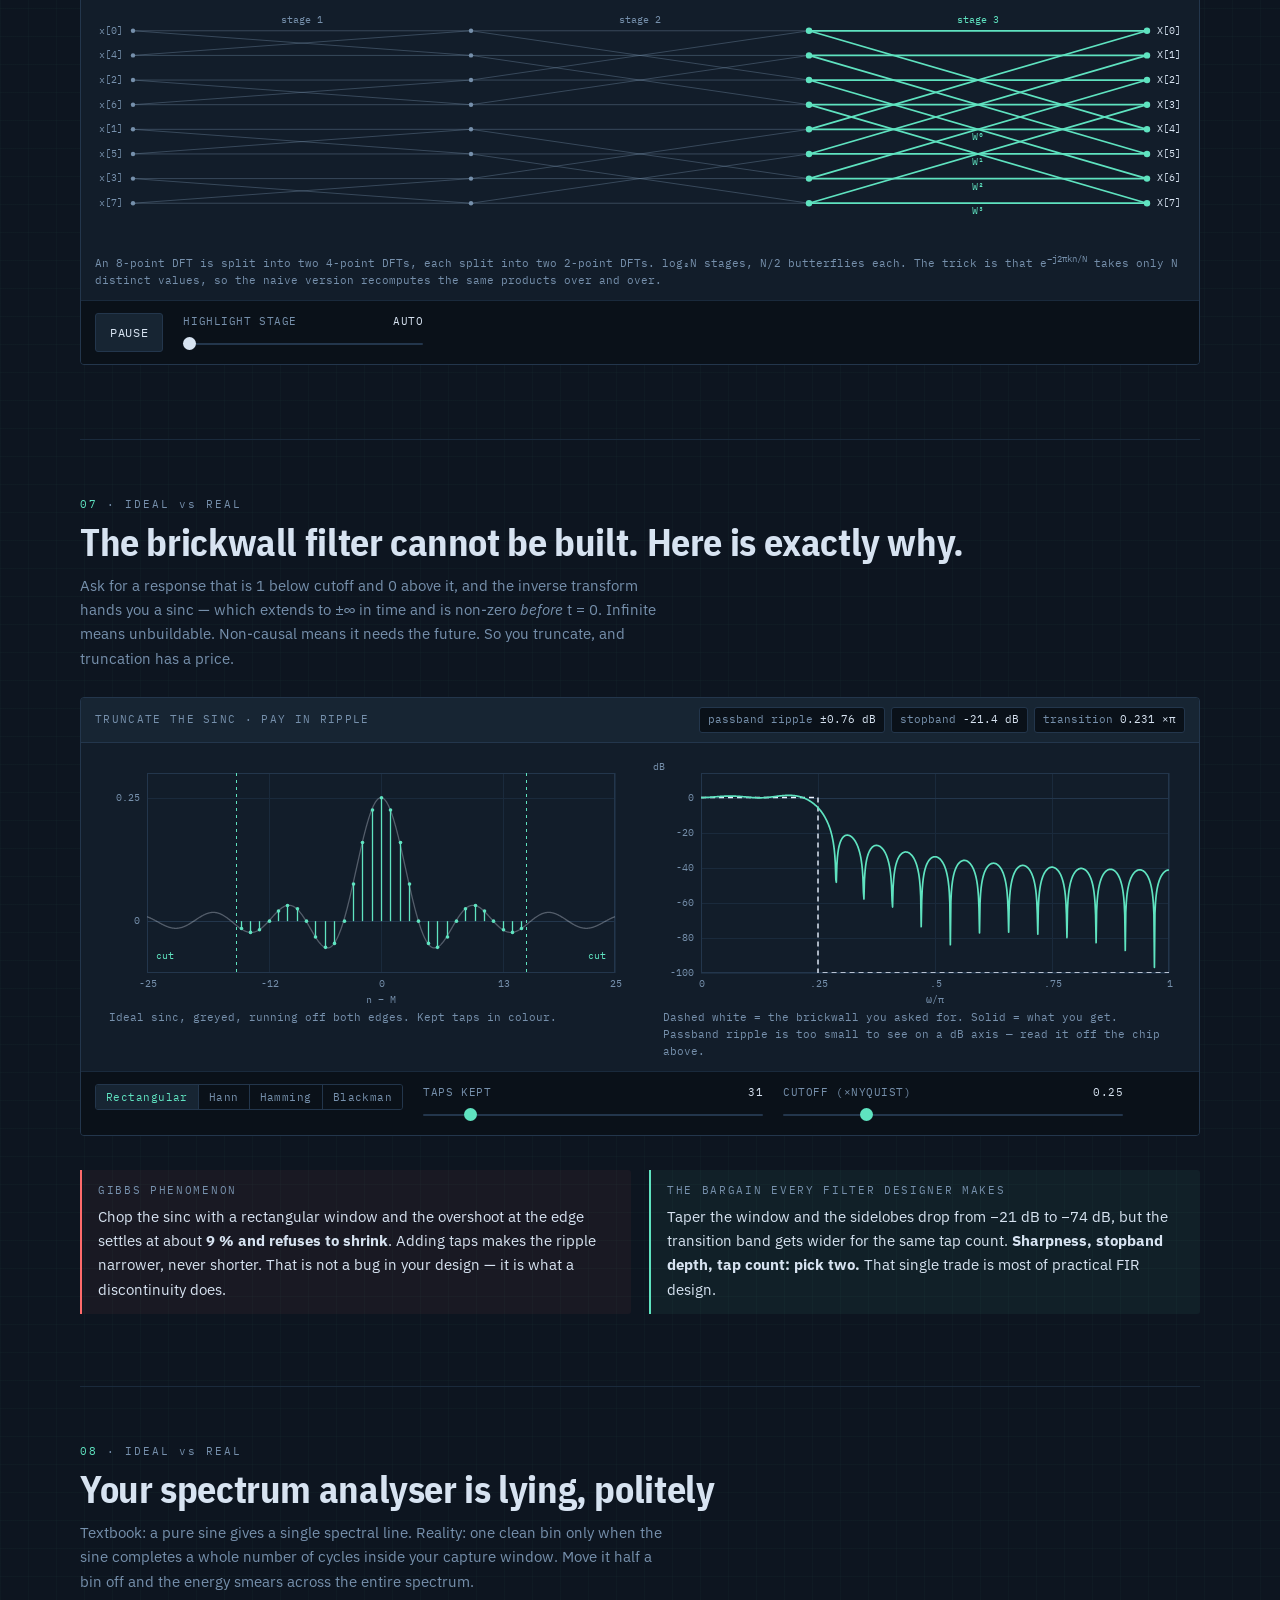
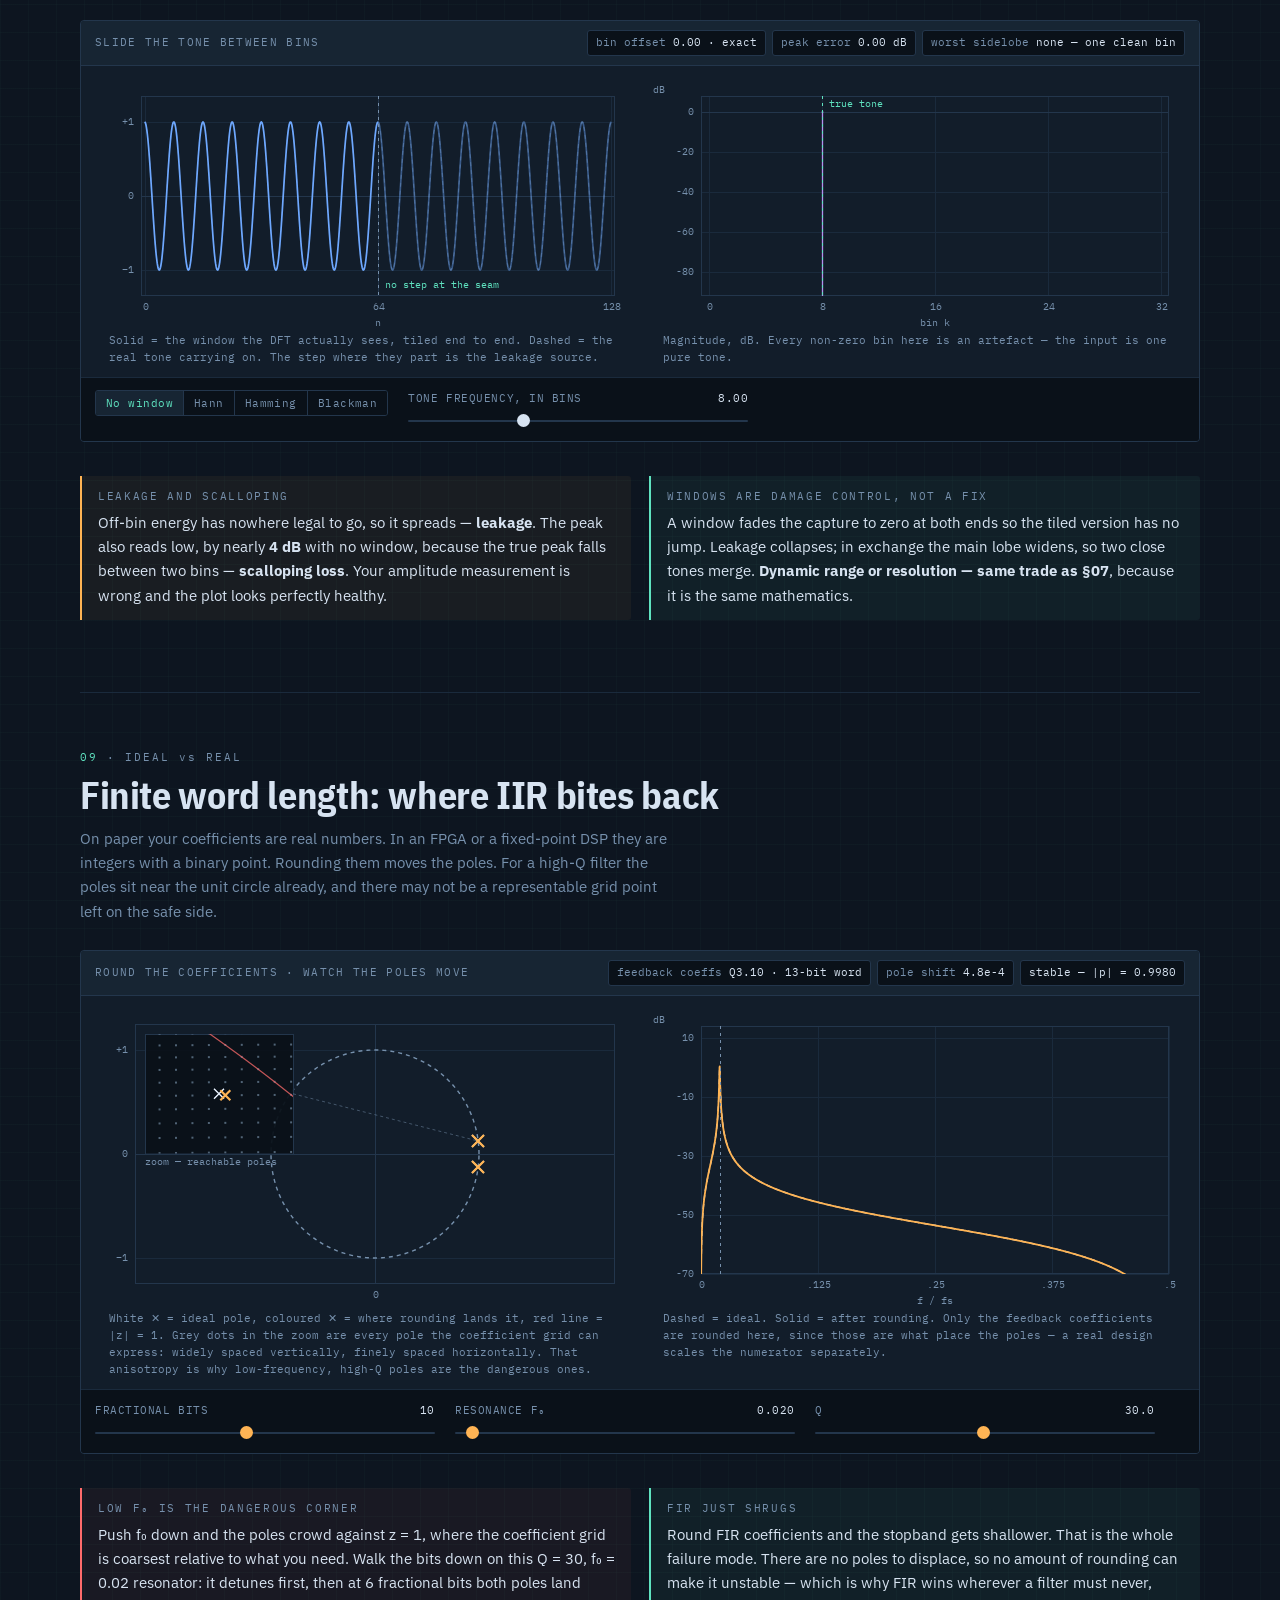
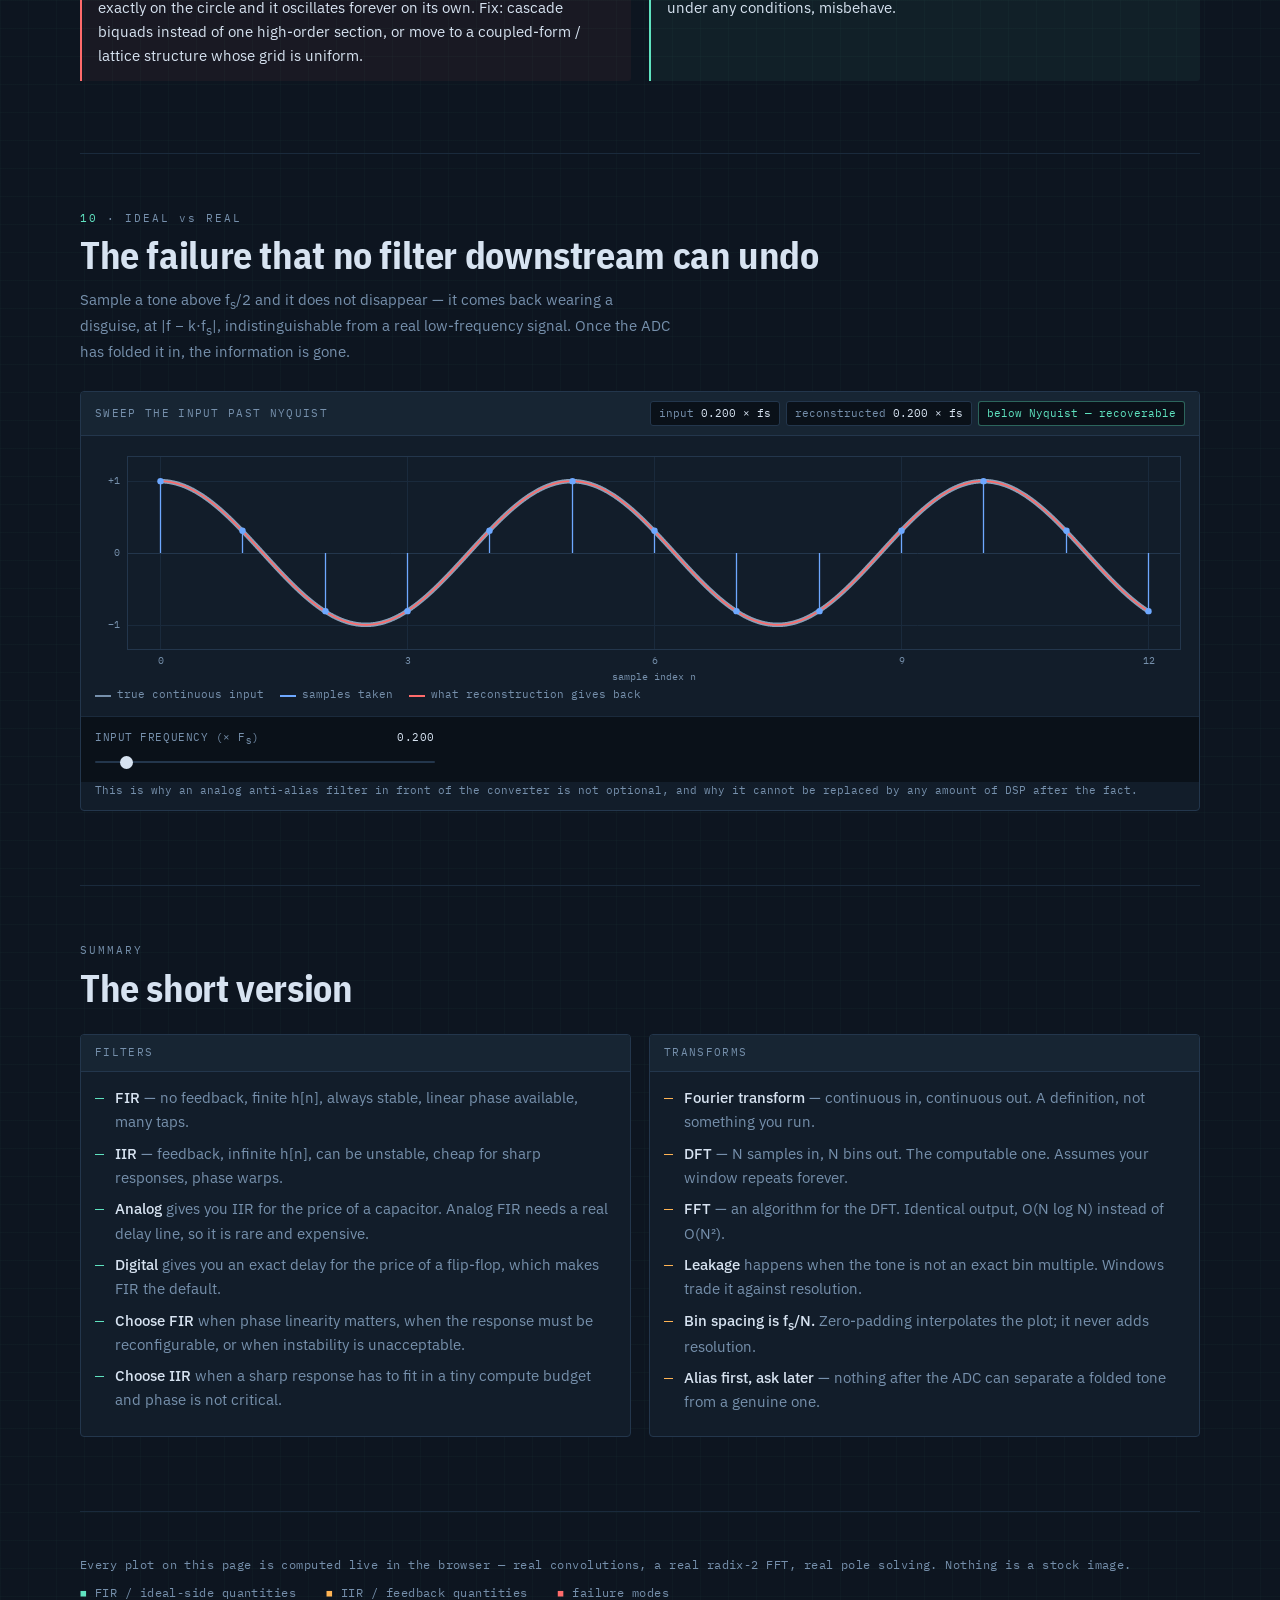
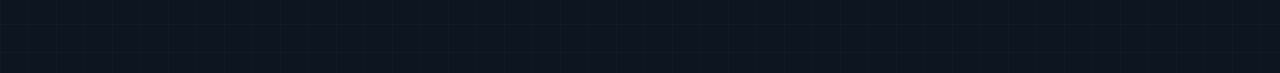
<file: fft/index.html>
<!DOCTYPE html>
<html lang="en">
<head>
<meta charset="utf-8">
<meta name="viewport" content="width=device-width, initial-scale=1">
<title>The Filter Bench — FIR vs IIR, DFT vs FFT, ideal vs real</title>
<link rel="preconnect" href="https://fonts.googleapis.com">
<link rel="preconnect" href="https://fonts.gstatic.com" crossorigin>
<link href="https://fonts.googleapis.com/css2?family=IBM+Plex+Mono:wght@400;500;600&family=IBM+Plex+Sans+Condensed:wght@500;600;700&family=IBM+Plex+Sans:wght@400;500;600&display=swap" rel="stylesheet">
<style>
:root{
  --ink:#0d1520;
  --ink-2:#0a1119;
  --panel:#121d2a;
  --panel-hi:#172533;
  --rule:#23364c;
  --rule-soft:#1a2a3c;
  --text:#d7e3f1;
  --dim:#7690ac;
  --dimmer:#4f6480;
  --fir:#5fe3c0;
  --iir:#ffb454;
  --sig:#6ea8ff;
  --ideal:#ffffff;
  --alert:#ff6b6b;
  --violet:#b48ef0;
  --mono:"IBM Plex Mono",ui-monospace,SFMono-Regular,Menlo,monospace;
  --sans:"IBM Plex Sans",system-ui,-apple-system,Segoe UI,sans-serif;
  --cond:"IBM Plex Sans Condensed","IBM Plex Sans",system-ui,sans-serif;
}
*{box-sizing:border-box}
html{scroll-behavior:smooth}
@media (prefers-reduced-motion:reduce){html{scroll-behavior:auto}}
body{
  margin:0;
  background:var(--ink);
  background-image:
    linear-gradient(rgba(95,227,192,.022) 1px,transparent 1px),
    linear-gradient(90deg,rgba(95,227,192,.022) 1px,transparent 1px),
    radial-gradient(ellipse 120% 60% at 50% -10%,rgba(110,168,255,.10),transparent 70%);
  background-size:28px 28px,28px 28px,100% 100%;
  color:var(--text);
  font-family:var(--sans);
  font-size:15px;
  line-height:1.62;
  -webkit-font-smoothing:antialiased;
}
.wrap{max-width:1160px;margin:0 auto;padding:0 20px}

/* ---------- nav ---------- */
.topbar{
  position:sticky;top:0;z-index:50;
  background:rgba(10,17,25,.86);
  backdrop-filter:blur(10px);
  border-bottom:1px solid var(--rule-soft);
}
.topbar-in{display:flex;align-items:center;gap:18px;max-width:1160px;margin:0 auto;padding:0 20px;height:50px}
.brand{font-family:var(--cond);font-weight:700;letter-spacing:.02em;font-size:15px;white-space:nowrap}
.brand b{color:var(--fir);font-weight:700}
.navlinks{display:flex;gap:2px;overflow-x:auto;scrollbar-width:none;-ms-overflow-style:none;flex:1}
.navlinks::-webkit-scrollbar{display:none}
.navlinks a{
  font-family:var(--mono);font-size:11px;letter-spacing:.06em;text-transform:uppercase;
  color:var(--dim);text-decoration:none;padding:6px 9px;border-radius:3px;white-space:nowrap;
  transition:color .15s,background .15s;
}
.navlinks a:hover,.navlinks a:focus-visible{color:var(--text);background:var(--panel-hi)}
.navlinks a.on{color:var(--fir);background:rgba(95,227,192,.08)}

/* ---------- hero ---------- */
.hero{padding:64px 0 40px;border-bottom:1px solid var(--rule-soft)}
.eyebrow{font-family:var(--mono);font-size:11px;letter-spacing:.18em;text-transform:uppercase;color:var(--dim)}
h1{
  font-family:var(--cond);font-weight:700;font-size:clamp(34px,6.4vw,66px);
  line-height:.98;letter-spacing:-.015em;margin:14px 0 0;
}
h1 .mint{color:var(--fir)}
h1 .amber{color:var(--iir)}
.lede{max-width:60ch;color:var(--dim);margin:18px 0 0;font-size:16.5px}
.lede strong{color:var(--text);font-weight:500}

/* ---------- sections ---------- */
section{padding:56px 0;border-bottom:1px solid var(--rule-soft)}
.sec-head{margin-bottom:26px}
.sec-num{font-family:var(--mono);font-size:11px;letter-spacing:.18em;color:var(--dim)}
.sec-num i{color:var(--fir);font-style:normal}
h2{font-family:var(--cond);font-weight:700;font-size:clamp(26px,3.6vw,38px);line-height:1.06;letter-spacing:-.01em;margin:8px 0 0}
h3{font-family:var(--cond);font-weight:600;font-size:19px;margin:0 0 8px;letter-spacing:.005em}
.sec-head p{max-width:66ch;color:var(--dim);margin:12px 0 0}
p{margin:0 0 12px}
a{color:var(--sig)}

/* ---------- panels ---------- */
.panel{background:var(--panel);border:1px solid var(--rule);border-radius:4px;overflow:hidden;margin-bottom:18px}
.panel-head{
  display:flex;align-items:center;gap:12px;flex-wrap:wrap;
  padding:9px 14px;background:var(--panel-hi);border-bottom:1px solid var(--rule);
}
.panel-title{font-family:var(--mono);font-size:11px;letter-spacing:.12em;text-transform:uppercase;color:var(--dim)}
.chips{display:flex;gap:6px;flex-wrap:wrap;margin-left:auto}
.chip{
  font-family:var(--mono);font-size:11px;padding:3px 8px;border-radius:3px;
  background:var(--ink-2);border:1px solid var(--rule);color:var(--text);white-space:nowrap;
}
.chip .k{color:var(--dim)}
.chip.fir{border-color:rgba(95,227,192,.4);color:var(--fir)}
.chip.iir{border-color:rgba(255,180,84,.4);color:var(--iir)}
.chip.bad{border-color:rgba(255,107,107,.5);color:var(--alert)}
.panel-body{padding:14px}
.panel-body.tight{padding:10px 14px}
canvas.plot{display:block;width:100%;height:252px}
canvas.tall{height:300px}
canvas.short{height:170px}
canvas.mini{height:136px}
.cap{font-family:var(--mono);font-size:11px;color:var(--dim);padding:0 14px 11px;line-height:1.55}

/* ---------- controls ---------- */
.controls{display:flex;flex-wrap:wrap;gap:8px 20px;padding:12px 14px;border-top:1px solid var(--rule-soft);background:var(--ink-2)}
.ctl{display:flex;flex-direction:column;gap:5px;min-width:150px;max-width:340px;flex:1 1 170px}
.ctl-lab{display:flex;justify-content:space-between;gap:10px;font-family:var(--mono);font-size:11px;letter-spacing:.05em;color:var(--dim);text-transform:uppercase}
.ctl-val{color:var(--text)}
input[type=range]{-webkit-appearance:none;appearance:none;width:100%;height:16px;background:transparent;cursor:pointer;margin:0}
input[type=range]::-webkit-slider-runnable-track{height:2px;background:var(--rule);border-radius:2px}
input[type=range]::-webkit-slider-thumb{-webkit-appearance:none;width:13px;height:13px;margin-top:-5.5px;border-radius:50%;background:var(--text);border:none}
input[type=range]::-moz-range-track{height:2px;background:var(--rule);border-radius:2px}
input[type=range]::-moz-range-thumb{width:13px;height:13px;border:none;border-radius:50%;background:var(--text)}
input[type=range]:focus-visible{outline:2px solid var(--sig);outline-offset:4px;border-radius:3px}
input[type=range].fir::-webkit-slider-thumb{background:var(--fir)}
input[type=range].fir::-moz-range-thumb{background:var(--fir)}
input[type=range].iir::-webkit-slider-thumb{background:var(--iir)}
input[type=range].iir::-moz-range-thumb{background:var(--iir)}
.seg{display:flex;border:1px solid var(--rule);border-radius:3px;overflow:hidden;align-self:flex-start}
.seg button{
  font-family:var(--mono);font-size:11px;letter-spacing:.04em;padding:5px 10px;
  background:var(--ink-2);color:var(--dim);border:none;border-right:1px solid var(--rule);cursor:pointer;
  transition:background .13s,color .13s;
}
.seg button:last-child{border-right:none}
.seg button:hover{color:var(--text)}
.seg button[aria-pressed=true]{background:var(--panel-hi);color:var(--fir)}
.seg button:focus-visible{outline:2px solid var(--sig);outline-offset:-2px}
.btn{
  font-family:var(--mono);font-size:11.5px;letter-spacing:.06em;text-transform:uppercase;
  padding:7px 14px;background:var(--panel-hi);color:var(--text);
  border:1px solid var(--rule);border-radius:3px;cursor:pointer;transition:border-color .15s,color .15s;
}
.btn:hover{border-color:var(--fir);color:var(--fir)}
.btn:focus-visible{outline:2px solid var(--sig);outline-offset:2px}
.btn[disabled]{opacity:.45;cursor:progress}

/* ---------- layout helpers ---------- */
.grid2{display:grid;grid-template-columns:1fr 1fr;gap:18px}
.grid2u{display:grid;grid-template-columns:1.25fr .75fr;gap:18px}
.stack{display:flex;flex-direction:column;gap:18px}
@media (max-width:820px){.grid2,.grid2u{grid-template-columns:1fr}}
@media (max-width:640px){
  table{font-size:11.5px;table-layout:fixed}
  th,td{padding:6px 7px;overflow-wrap:anywhere;hyphens:auto}
  .chips{flex-wrap:wrap;gap:6px}
  .ctl-row{grid-template-columns:1fr}
  h2{font-size:26px;line-height:1.12}
  .plate{padding:14px 12px}
  .panel-head{flex-wrap:wrap;row-gap:6px}
  .eq{overflow-x:auto;font-size:12px;-webkit-overflow-scrolling:touch}
}

/* ---------- prose blocks ---------- */
.keybox{border-left:2px solid var(--fir);background:rgba(95,227,192,.05);padding:12px 16px;margin:16px 0;border-radius:0 3px 3px 0}
.keybox.amber{border-left-color:var(--iir);background:rgba(255,180,84,.05)}
.keybox.red{border-left-color:var(--alert);background:rgba(255,107,107,.05)}
.keybox p:last-child{margin-bottom:0}
.keybox .lab{font-family:var(--mono);font-size:10.5px;letter-spacing:.16em;text-transform:uppercase;color:var(--dim);display:block;margin-bottom:6px}
.eq{
  font-family:var(--mono);font-size:14px;background:var(--ink-2);border:1px solid var(--rule-soft);
  border-radius:3px;padding:11px 14px;margin:10px 0;overflow-x:auto;white-space:nowrap;color:var(--text)
}
.eq .c-fir{color:var(--fir)}
.eq .c-iir{color:var(--iir)}
.eq .cm{color:var(--dim)}
table{width:100%;border-collapse:collapse;font-size:13.5px}
th,td{text-align:left;padding:9px 12px;border-bottom:1px solid var(--rule-soft);vertical-align:top}
th{font-family:var(--mono);font-size:10.5px;letter-spacing:.12em;text-transform:uppercase;color:var(--dim);font-weight:500}
td:first-child{font-family:var(--mono);font-size:12px;color:var(--text);white-space:nowrap}
tr:last-child td{border-bottom:none}
.yes{color:var(--fir)}.no{color:var(--alert)}.mid{color:var(--iir)}
ul.tick{list-style:none;padding:0;margin:0}
ul.tick li{padding-left:20px;position:relative;margin-bottom:7px;color:var(--dim)}
ul.tick li::before{content:"—";position:absolute;left:0;color:var(--fir);font-family:var(--mono)}
ul.tick li b{color:var(--text);font-weight:500}
ul.tick.amber li::before{color:var(--iir)}

/* schematics */
.schem{width:100%;height:auto;display:block}
.schem .wire{stroke:var(--dim);stroke-width:1.4;fill:none}
.schem .wire-fb{stroke:var(--iir);stroke-width:1.5;fill:none}
.schem .part{stroke:var(--text);stroke-width:1.5;fill:none}
.schem .part-fill{fill:var(--panel-hi);stroke:var(--text);stroke-width:1.4}
.schem text{font-family:var(--mono);font-size:11px;fill:var(--dim)}
.schem text.hi{fill:var(--text)}
.schem text.mint{fill:var(--fir)}
.schem text.amber{fill:var(--iir)}

footer{padding:44px 0 70px;color:var(--dim);font-size:13px}
footer .mono{font-family:var(--mono);font-size:11.5px;letter-spacing:.04em}
.legend{display:flex;gap:16px;flex-wrap:wrap;font-family:var(--mono);font-size:11px;color:var(--dim);padding:0 14px 12px}
.legend i{display:inline-block;width:16px;height:2px;vertical-align:middle;margin-right:6px}
</style>
</head>
<body>
<div class="topbar">
  <div class="topbar-in">
    <div class="brand">THE FILTER <b>BENCH</b></div>
    <nav class="navlinks" id="nav">
      <a href="#impulse">01 Impulse</a>
      <a href="#wiring">02 Wiring</a>
      <a href="#poles">03 Poles</a>
      <a href="#build">04 Analog / Digital</a>
      <a href="#family">05 Fourier family</a>
      <a href="#fft">06 DFT vs FFT</a>
      <a href="#brickwall">07 Ideal filter</a>
      <a href="#leakage">08 Ideal spectrum</a>
      <a href="#quant">09 Finite words</a>
      <a href="#alias">10 Sampling</a>
      <a href="#cheat">Cheat sheet</a>
    </nav>
  </div>
</div>

<header class="hero">
  <div class="wrap">
    <div class="eyebrow">Digital signal processing · a bench you can poke</div>
    <h1>One impulse in.<br><span class="mint">Two</span> very different <span class="amber">answers</span>.</h1>
    <p class="lede">Hit a filter with a single sample and watch what comes back. That one experiment separates <strong>FIR from IIR</strong>, tells you whether the thing can be built from a capacitor or needs a shift register, and explains why the <strong>ideal</strong> filter in the textbook never shows up in your lab.</p>
  </div>
</header>

<div class="wrap">

<section style="padding-top:34px">
  <div class="panel">
    <div class="panel-head">
      <span class="panel-title">Live · impulse response race</span>
      <div class="chips">
        <span class="chip fir" id="heroFirChip"><span class="k">FIR</span> —</span>
        <span class="chip iir" id="heroIirChip"><span class="k">IIR</span> —</span>
        <span class="chip" id="heroN"><span class="k">n =</span> 0</span>
      </div>
    </div>
    <canvas class="plot tall" id="heroCv"></canvas>
    <div class="legend">
      <span><i style="background:var(--fir)"></i>FIR · 16-tap moving average</span>
      <span><i style="background:var(--iir)"></i>IIR · one-pole, a = 0.93</span>
      <span><i style="background:var(--dim)"></i>input δ[n]</span>
    </div>
    <div class="controls">
      <button class="btn" id="heroPlay">Pause</button>
      <button class="btn" id="heroReset">Replay</button>
      <div class="ctl" style="max-width:280px">
        <div class="ctl-lab"><span>IIR feedback a</span><span class="ctl-val" id="heroAV">0.930</span></div>
        <input type="range" class="iir" id="heroA" min="0.5" max="0.985" step="0.005" value="0.93">
      </div>
    </div>
  </div>
  <div class="keybox">
    <span class="lab">The whole page in one line</span>
    <p>The FIR output is <strong>exactly zero</strong> from sample 16 onward — its memory ran out. The IIR output gets smaller forever but <strong>never reaches zero</strong>, because part of its output is fed back into its own input. Everything else follows from that.</p>
  </div>
</section>

<!-- ========== 01 IMPULSE ========== -->
<section id="impulse">
  <div class="sec-head">
    <div class="sec-num"><i>01</i> · TIME DOMAIN</div>
    <h2>The impulse response is the filter</h2>
    <p>Feed in δ[n] — one sample of 1, then silence. What comes out is h[n], and it contains everything: knowing h[n] means you can predict the output for any input by convolution. The response is either <span style="color:var(--fir)">finite</span> or it is <span style="color:var(--iir)">infinite</span>. There is no third option, and that is literally the naming scheme.</p>
  </div>

  <div class="panel">
    <div class="panel-head">
      <span class="panel-title">Impulse · step · frequency response</span>
      <div class="chips">
        <span class="chip" id="expOrder"><span class="k">multiplies/sample</span> —</span>
        <span class="chip" id="expTail"><span class="k">samples to settle</span> —</span>
      </div>
    </div>
    <div class="panel-body" style="padding-bottom:0">
      <div class="grid2">
        <div>
          <canvas class="plot" id="expImp"></canvas>
          <div class="cap">h[n] — impulse response. Stems are individual samples.</div>
        </div>
        <div>
          <canvas class="plot" id="expMag"></canvas>
          <div class="cap">|H(e<sup>jω</sup>)| in dB — what it does to each frequency.</div>
        </div>
      </div>
    </div>
    <div class="controls">
      <div class="seg" role="group" aria-label="Filter type">
        <button data-exp="ma" aria-pressed="true">FIR moving avg</button>
        <button data-exp="sinc" aria-pressed="false">FIR windowed sinc</button>
        <button data-exp="one" aria-pressed="false">IIR one-pole</button>
        <button data-exp="bi" aria-pressed="false">IIR biquad</button>
      </div>
      <div class="ctl">
        <div class="ctl-lab"><span id="expP1L">Taps N</span><span class="ctl-val" id="expP1V">16</span></div>
        <input type="range" id="expP1" min="2" max="64" step="1" value="16">
      </div>
      <div class="ctl">
        <div class="ctl-lab"><span id="expP2L">Cutoff</span><span class="ctl-val" id="expP2V">0.20</span></div>
        <input type="range" id="expP2" min="0.02" max="0.9" step="0.01" value="0.2">
      </div>
    </div>
  </div>

  <div class="grid2">
    <div class="keybox">
      <span class="lab">Read the left plot</span>
      <p>FIR: the stems stop. The filter only ever looks at the last N input samples, so after N samples of silence it has nothing left to say.</p>
    </div>
    <div class="keybox amber">
      <span class="lab">Read it again for IIR</span>
      <p>IIR: the stems decay geometrically. Each output sample is partly a recycled previous output, so the ringing shrinks by a constant factor forever. "Settled" only ever means "below my noise floor".</p>
    </div>
  </div>
</section>

<!-- ========== 02 WIRING ========== -->
<section id="wiring">
  <div class="sec-head">
    <div class="sec-num"><i>02</i> · STRUCTURE</div>
    <h2>Where the difference actually lives: one wire</h2>
    <p>Both filters are built from the same three pieces — a delay, a multiply, an add. The only structural difference is whether a wire runs backward from the output.</p>
  </div>

  <div class="grid2">
    <div class="panel">
      <div class="panel-head"><span class="panel-title">FIR · feed-forward only</span><div class="chips"><span class="chip fir">no feedback</span></div></div>
      <div class="panel-body">
        <svg class="schem" viewBox="0 0 420 190" role="img" aria-label="FIR direct form: a chain of delay elements, each tapped into a multiplier and summed">
          <line class="wire" x1="14" y1="34" x2="360" y2="34"/>
          <text x="10" y="24" class="hi">x[n]</text>
          <rect class="part-fill" x="96" y="20" width="46" height="28" rx="2"/><text x="107" y="39">z⁻¹</text>
          <rect class="part-fill" x="184" y="20" width="46" height="28" rx="2"/><text x="195" y="39">z⁻¹</text>
          <rect class="part-fill" x="272" y="20" width="46" height="28" rx="2"/><text x="283" y="39">z⁻¹</text>
          <g stroke="var(--fir)" stroke-width="1.4" fill="none">
            <line x1="60" y1="34" x2="60" y2="96"/><line x1="164" y1="34" x2="164" y2="96"/>
            <line x1="252" y1="34" x2="252" y2="96"/><line x1="340" y1="34" x2="340" y2="96"/>
            <circle cx="60" cy="34" r="2.6" fill="var(--fir)"/><circle cx="164" cy="34" r="2.6" fill="var(--fir)"/>
            <circle cx="252" cy="34" r="2.6" fill="var(--fir)"/>
            <polygon points="52,96 68,96 60,116"/><polygon points="156,96 172,96 164,116"/>
            <polygon points="244,96 260,96 252,116"/><polygon points="332,96 348,96 340,116"/>
          </g>
          <text x="40" y="92" class="mint">b₀</text><text x="144" y="92" class="mint">b₁</text>
          <text x="232" y="92" class="mint">b₂</text><text x="320" y="92" class="mint">b₃</text>
          <line class="wire" x1="60" y1="116" x2="60" y2="146"/><line class="wire" x1="164" y1="116" x2="164" y2="146"/>
          <line class="wire" x1="252" y1="116" x2="252" y2="146"/><line class="wire" x1="340" y1="116" x2="340" y2="146"/>
          <line class="wire" x1="60" y1="146" x2="340" y2="146"/>
          <circle class="part-fill" cx="380" cy="146" r="13"/><text x="374" y="151" class="hi">+</text>
          <line class="wire" x1="340" y1="146" x2="367" y2="146"/>
          <line class="wire" x1="393" y1="146" x2="414" y2="146"/>
          <text x="386" y="178" class="hi">y[n]</text>
        </svg>
        <div class="eq">y[n] = <span class="c-fir">b₀</span>x[n] + <span class="c-fir">b₁</span>x[n−1] + <span class="c-fir">b₂</span>x[n−2] + <span class="c-fir">b₃</span>x[n−3]</div>
        <p style="color:var(--dim);margin:0;font-size:14px">Output depends only on inputs. The signal enters on the left and leaves on the right. Nothing circulates.</p>
      </div>
    </div>

    <div class="panel">
      <div class="panel-head"><span class="panel-title">IIR · feed-forward + feedback</span><div class="chips"><span class="chip iir">recursive</span></div></div>
      <div class="panel-body">
        <svg class="schem" viewBox="0 0 420 190" role="img" aria-label="IIR direct form: same feed-forward chain plus a feedback path from output through delays back to the summer">
          <line class="wire" x1="14" y1="30" x2="150" y2="30"/>
          <text x="10" y="20" class="hi">x[n]</text>
          <rect class="part-fill" x="60" y="16" width="46" height="28" rx="2"/><text x="71" y="35">z⁻¹</text>
          <g stroke="var(--fir)" stroke-width="1.4" fill="none">
            <line x1="36" y1="30" x2="36" y2="62"/><line x1="132" y1="30" x2="132" y2="62"/>
            <circle cx="36" cy="30" r="2.6" fill="var(--fir)"/>
            <polygon points="28,62 44,62 36,80"/><polygon points="124,62 140,62 132,80"/>
          </g>
          <text x="14" y="58" class="mint">b₀</text><text x="110" y="58" class="mint">b₁</text>
          <line class="wire" x1="36" y1="80" x2="36" y2="98"/><line class="wire" x1="132" y1="80" x2="132" y2="98"/>
          <line class="wire" x1="36" y1="98" x2="176" y2="98"/>
          <circle class="part-fill" cx="192" cy="98" r="14"/><text x="186" y="103" class="hi">+</text>
          <line class="wire" x1="206" y1="98" x2="404" y2="98"/>
          <text x="378" y="88" class="hi">y[n]</text>
          <circle cx="300" cy="98" r="2.6" fill="var(--iir)"/>
          <g class="wire-fb">
            <line x1="300" y1="98" x2="300" y2="140"/>
            <line x1="300" y1="140" x2="330" y2="140"/>
          </g>
          <rect class="part-fill" x="330" y="126" width="46" height="28" rx="2"/><text x="341" y="145">z⁻¹</text>
          <g class="wire-fb">
            <line x1="330" y1="140" x2="330" y2="140"/>
            <line x1="376" y1="140" x2="392" y2="140"/><line x1="392" y1="140" x2="392" y2="168"/>
            <line x1="392" y1="168" x2="240" y2="168"/>
            <polygon points="240,160 240,176 222,168" fill="var(--iir)" stroke="none"/>
            <line x1="222" y1="168" x2="192" y2="168"/><line x1="192" y1="168" x2="192" y2="112"/>
          </g>
          <text x="238" y="186" class="amber">−a₁</text>
        </svg>
        <div class="eq">y[n] = <span class="c-fir">b₀</span>x[n] + <span class="c-fir">b₁</span>x[n−1] <span class="c-iir">− a₁·y[n−1]</span></div>
        <p style="color:var(--dim);margin:0;font-size:14px">That amber loop is the entire story. Output re-enters the summer, so a single input keeps circulating, attenuated a little each lap.</p>
      </div>
    </div>
  </div>

  <div class="panel">
    <div class="panel-head"><span class="panel-title">Trade study</span></div>
    <table>
      <tr><th>Property</th><th style="color:var(--fir)">FIR</th><th style="color:var(--iir)">IIR</th></tr>
      <tr><td>Stability</td><td class="yes">Unconditional. No poles to run away.</td><td class="mid">Conditional — poles must stay inside the unit circle.</td></tr>
      <tr><td>Linear phase</td><td class="yes">Free, if coefficients are symmetric. Constant group delay.</td><td class="no">Not achievable causally. Phase warps near cutoff.</td></tr>
      <tr><td>Order for a spec</td><td class="no">High. A sharp 60 dB lowpass can need 100+ taps.</td><td class="yes">Low. Same spec in a 4th–8th order biquad chain.</td></tr>
      <tr><td>Cost per sample</td><td class="no">N multiply-accumulates.</td><td class="yes">Typically 5 MACs per biquad.</td></tr>
      <tr><td>Coefficient rounding</td><td class="yes">Degrades the response, gently.</td><td class="no">Moves poles. Can oscillate or blow up.</td></tr>
      <tr><td>Arithmetic quirks</td><td class="yes">No feedback ⇒ no limit cycles.</td><td class="no">Limit cycles, overflow oscillation, needs care in fixed point.</td></tr>
      <tr><td>Transient</td><td class="yes">Settles in exactly N samples.</td><td class="mid">Exponential; "settled" is a threshold you pick.</td></tr>
      <tr><td>Natural home</td><td class="mid">Digital. Needs exact delays.</td><td class="mid">Analog <em>and</em> digital. Any RC network is one.</td></tr>
    </table>
  </div>
</section>

<!-- ========== 03 POLES ========== -->
<section id="poles">
  <div class="sec-head">
    <div class="sec-num"><i>03</i> · Z-PLANE</div>
    <h2>Why feedback is dangerous, drawn as a picture</h2>
    <p>Write the filter as H(z) = B(z)/A(z). Roots of the numerator are <strong>zeros</strong> — frequencies killed. Roots of the denominator are <strong>poles</strong> — frequencies amplified. A pole is only stable if it sits inside the unit circle, and feedback is what creates poles. An FIR filter's denominator is 1, so all its poles pile up harmlessly at the origin.</p>
  </div>

  <div class="panel">
    <div class="panel-head">
      <span class="panel-title">Drag the pole, or use the sliders</span>
      <div class="chips">
        <span class="chip" id="pzR"><span class="k">|p| =</span> 0.90</span>
        <span class="chip" id="pzQ"><span class="k">Q ≈</span> —</span>
        <span class="chip" id="pzStab">stable</span>
      </div>
    </div>
    <div class="panel-body" style="padding-bottom:0">
      <div class="grid2">
        <div>
          <canvas class="plot tall" id="pzCircle" style="cursor:crosshair"></canvas>
          <div class="cap">z-plane — drag inside it to move the pole. ✕ = pole, ○ = zero.</div>
        </div>
        <div>
          <canvas class="plot tall" id="pzResp"></canvas>
          <div class="cap">Resulting impulse response. Radius sets the decay rate, angle sets the ringing frequency.</div>
        </div>
      </div>
    </div>
    <div class="controls">
      <div class="ctl">
        <div class="ctl-lab"><span>Pole radius |p|</span><span class="ctl-val" id="pzRV">0.90</span></div>
        <input type="range" class="iir" id="pzRad" min="0" max="1.06" step="0.005" value="0.9">
      </div>
      <div class="ctl">
        <div class="ctl-lab"><span>Pole angle ω₀</span><span class="ctl-val" id="pzAV">0.25 π</span></div>
        <input type="range" class="iir" id="pzAng" min="0" max="1" step="0.005" value="0.25">
      </div>
    </div>
  </div>
  <div class="keybox red">
    <span class="lab">Push |p| past 1.00</span>
    <p>The impulse response grows without bound from a single input sample. Nothing external is driving it — the loop gain simply exceeds unity. This failure mode does not exist for FIR, at any coefficient value, ever.</p>
  </div>
</section>

<!-- ========== 04 BUILD ========== -->
<section id="build">
  <div class="sec-head">
    <div class="sec-num"><i>04</i> · IMPLEMENTATION</div>
    <h2>Building it from parts: capacitors or registers</h2>
    <p>The two domains pull in opposite directions. Analog components store energy and leak it back — that is feedback, so analog gets you IIR almost for free and FIR only with pain. Digital hardware has a perfect, free, exact delay — a flip-flop — so it gets you FIR trivially and IIR with caveats.</p>
  </div>

  <div class="grid2">
    <div class="panel">
      <div class="panel-head"><span class="panel-title">Analog · RC lowpass = a one-pole IIR</span><div class="chips"><span class="chip iir">2 parts</span></div></div>
      <div class="panel-body">
        <svg class="schem" viewBox="0 0 420 200" role="img" aria-label="RC lowpass filter: resistor in series, capacitor to ground, output taken across the capacitor"><g transform="translate(0,26)">
          <circle class="part" cx="22" cy="46" r="4"/><text x="8" y="34" class="hi">Vin</text>
          <line class="wire" x1="26" y1="46" x2="118" y2="46"/>
          <path class="part" d="M118,46 h8 l7,-11 l13,22 l13,-22 l13,22 l13,-22 l7,11 h8"/>
          <text x="150" y="26" class="mint">R</text>
          <line class="wire" x1="200" y1="46" x2="360" y2="46"/>
          <circle cx="262" cy="46" r="3" fill="var(--dim)"/>
          <line class="wire" x1="262" y1="46" x2="262" y2="76"/>
          <line class="part" x1="242" y1="76" x2="282" y2="76"/>
          <line class="part" x1="242" y1="86" x2="282" y2="86"/>
          <text x="292" y="86" class="mint">C</text>
          <line class="wire" x1="262" y1="86" x2="262" y2="106"/>
          <line class="part" x1="246" y1="106" x2="278" y2="106"/>
          <line class="part" x1="253" y1="112" x2="271" y2="112"/>
          <line class="part" x1="259" y1="118" x2="265" y2="118"/>
          <circle class="part" cx="366" cy="46" r="4"/><text x="352" y="34" class="hi">Vout</text>
        </g></svg>
        <div class="eq">H(s) = 1 / (1 + sRC) &nbsp;&nbsp;<span class="cm">→</span>&nbsp;&nbsp; h(t) = (1/RC)·e<sup>−t/RC</sup></div>
        <p style="color:var(--dim);margin:0;font-size:14px">The capacitor's stored charge <em>is</em> the state variable. Its voltage feeds back through R to oppose the input. Exponential decay, never zero — an infinite impulse response made of two passive parts.</p>
      </div>
    </div>

    <div class="panel">
      <div class="panel-head"><span class="panel-title">Analog · Sallen–Key = a 2-pole IIR (biquad)</span><div class="chips"><span class="chip iir">Q from feedback</span></div></div>
      <div class="panel-body">
        <svg class="schem" viewBox="0 0 420 200" role="img" aria-label="Sallen-Key lowpass: R1 and R2 in series into the op-amp non-inverting input, C1 from that node to ground, C2 feeding back from the output to the R1-R2 junction, and unity-gain feedback to the inverting input">
          <circle class="part" cx="18" cy="70" r="4"/><text x="4" y="58" class="hi">Vin</text>
          <line class="wire" x1="22" y1="70" x2="46" y2="70"/>
          <path class="part" d="M46,70 h6 l5,-9 l10,18 l10,-18 l10,18 l10,-18 l5,9 h6"/>
          <text x="66" y="58" class="mint">R1</text>
          <line class="wire" x1="108" y1="70" x2="126" y2="70"/>
          <path class="part" d="M126,70 h6 l5,-9 l10,18 l10,-18 l10,18 l10,-18 l5,9 h6"/>
          <text x="150" y="58" class="mint">R2</text>
          <line class="wire" x1="188" y1="70" x2="240" y2="70"/>
          <line class="wire" x1="214" y1="70" x2="214" y2="92"/>
          <line class="part" x1="202" y1="92" x2="226" y2="92"/>
          <line class="part" x1="202" y1="101" x2="226" y2="101"/>
          <text x="168" y="101" class="mint">C1</text>
          <line class="wire" x1="214" y1="101" x2="214" y2="136"/>
          <line class="part" x1="200" y1="136" x2="228" y2="136"/>
          <line class="part" x1="206" y1="142" x2="222" y2="142"/>
          <line class="part" x1="211" y1="148" x2="217" y2="148"/>
          <polygon class="part-fill" points="240,40 240,100 292,70"/>
          <text x="247" y="58">+</text><text x="247" y="92">−</text>
          <line class="wire" x1="292" y1="70" x2="384" y2="70"/>
          <circle class="part" cx="390" cy="70" r="4"/><text x="368" y="58" class="hi">Vout</text>
          <circle cx="320" cy="70" r="3" fill="var(--dim)"/>
          <path class="wire" d="M320,70 V118 H234 V90 H240"/>
          <text x="248" y="132">unity-gain feedback</text>
          <circle cx="344" cy="70" r="3" fill="var(--iir)"/>
          <circle cx="118" cy="70" r="3" fill="var(--iir)"/>
          <path class="wire-fb" d="M118,70 V53"/>
          <line class="part" x1="104" y1="53" x2="132" y2="53" stroke="var(--iir)"/>
          <line class="part" x1="104" y1="44" x2="132" y2="44" stroke="var(--iir)"/>
          <path class="wire-fb" d="M118,44 V20 H344 V70"/>
          <text x="138" y="32" class="amber">C2</text>
          <text x="140" y="180" class="amber">C2 is the feedback that sets Q</text>
        </svg>
        <div class="eq"><span class="cm">two poles ⇒</span> H(s) = ω₀² / (s² + <span class="c-iir">(ω₀/Q)</span>s + ω₀²)</div>
        <p style="color:var(--dim);margin:0;font-size:14px">C2 bootstraps the mid-node from the output — positive feedback that sets Q. Cascade a few and you have an elliptic anti-aliasing filter. This is the analog world's default answer to everything.</p>
      </div>
    </div>
  </div>

  <div class="panel">
    <div class="panel-head">
      <span class="panel-title">Live · the same filter, both ways</span>
      <div class="chips">
        <span class="chip iir" id="rcTau"><span class="k">τ = RC</span> —</span>
        <span class="chip" id="rcAlpha"><span class="k">a = e^(−T/RC)</span> —</span>
        <span class="chip" id="rcFc"><span class="k">f−3dB</span> —</span>
      </div>
    </div>
    <canvas class="plot" id="rcCv"></canvas>
    <div class="legend">
      <span><i style="background:var(--ideal)"></i>analog RC step response, continuous</span>
      <span><i style="background:var(--iir)"></i>digital one-pole IIR, sampled at f<sub>s</sub></span>
    </div>
    <div class="controls">
      <div class="ctl">
        <div class="ctl-lab"><span>RC time constant</span><span class="ctl-val" id="rcTV">1.0 ms</span></div>
        <input type="range" class="iir" id="rcT" min="0.2" max="6" step="0.05" value="1">
      </div>
      <div class="ctl">
        <div class="ctl-lab"><span>Sample rate f<sub>s</sub></span><span class="ctl-val" id="rcFsV">10 kHz</span></div>
        <input type="range" id="rcFs" min="1" max="60" step="1" value="10">
      </div>
    </div>
    <div class="cap">Drop f<sub>s</sub> and the digital version stops tracking the analog curve — not because the maths changed, but because you are sampling a continuous system too slowly to represent it.</div>
  </div>

  <div class="grid2">
    <div class="panel">
      <div class="panel-head"><span class="panel-title">Analog FIR · the hard way</span><div class="chips"><span class="chip bad">needs real delay</span></div></div>
      <div class="panel-body">
        <svg class="schem" viewBox="0 0 420 168" role="img" aria-label="Analog transversal filter: a delay line with four taps, each through a weighting attenuator into a summing amplifier">
          <circle class="part" cx="16" cy="34" r="4"/><text x="4" y="22" class="hi">Vin</text>
          <line class="wire" x1="20" y1="34" x2="40" y2="34"/>
          <rect class="part-fill" x="40" y="20" width="280" height="28" rx="2"/>
          <text x="92" y="38" class="hi">delay line — coax / SAW / CCD</text>
          <g stroke="var(--fir)" stroke-width="1.3" fill="none">
            <line x1="90" y1="48" x2="90" y2="64"/><line x1="160" y1="48" x2="160" y2="64"/>
            <line x1="230" y1="48" x2="230" y2="64"/><line x1="300" y1="48" x2="300" y2="64"/>
            <path d="M90,64 l-6,4 l12,7 l-12,7 l12,7 l-6,4"/>
            <path d="M160,64 l-6,4 l12,7 l-12,7 l12,7 l-6,4"/>
            <path d="M230,64 l-6,4 l12,7 l-12,7 l12,7 l-6,4"/>
            <path d="M300,64 l-6,4 l12,7 l-12,7 l12,7 l-6,4"/>
            <line x1="90" y1="93" x2="90" y2="118"/><line x1="160" y1="93" x2="160" y2="118"/>
            <line x1="230" y1="93" x2="230" y2="118"/><line x1="300" y1="93" x2="300" y2="118"/>
          </g>
          <text x="72" y="60" class="mint">τ</text><text x="140" y="60" class="mint">2τ</text>
          <text x="210" y="60" class="mint">3τ</text><text x="280" y="60" class="mint">4τ</text>
          <line class="wire" x1="90" y1="118" x2="338" y2="118"/>
          <polygon class="part-fill" points="340,100 340,136 382,118"/>
          <text x="348" y="122" class="hi">Σ</text>
          <line class="wire" x1="382" y1="118" x2="404" y2="118"/>
          <circle class="part" cx="410" cy="118" r="4"/>
          <text x="386" y="152" class="hi">y(t)</text>
        </svg>
        <ul class="tick" style="margin-top:12px">
          <li><b>The delay is the problem.</b> A 10 µs analog delay is 2 km of coax or a bulky LC ladder that disperses and attenuates.</li>
          <li><b>Taps drift.</b> Resistor tolerance and temperature move your coefficients around after the board is built.</li>
          <li><b>It is done anyway</b> where nothing else works: SAW transversal filters, CCD/bucket-brigade lines, microwave tapped-line filters, and optical FIR built from splitters and fibre delays.</li>
        </ul>
      </div>
    </div>

    <div class="panel">
      <div class="panel-head"><span class="panel-title">Digital FIR · the easy way</span><div class="chips"><span class="chip fir">delay is free</span></div></div>
      <div class="panel-body">
        <svg class="schem" viewBox="0 0 420 168" role="img" aria-label="Digital FIR: a shift register of three flip-flops sharing a clock, four taps into hardware multipliers, all summed into the output">
          <line class="wire" x1="30" y1="8" x2="300" y2="8" stroke-dasharray="3 3"/>
          <text x="4" y="12">clk</text>
          <g class="wire"><line x1="65" y1="8" x2="65" y2="18"/><line x1="143" y1="8" x2="143" y2="18"/><line x1="221" y1="8" x2="221" y2="18"/></g>
          <text x="4" y="36" class="hi">x[n]</text>
          <line class="wire" x1="30" y1="40" x2="40" y2="40"/>
          <circle cx="30" cy="40" r="2.6" fill="var(--fir)"/>
          <rect class="part-fill" x="40" y="24" width="50" height="32" rx="2"/><text x="54" y="44" class="hi">FF</text>
          <rect class="part-fill" x="118" y="24" width="50" height="32" rx="2"/><text x="132" y="44" class="hi">FF</text>
          <rect class="part-fill" x="196" y="24" width="50" height="32" rx="2"/><text x="210" y="44" class="hi">FF</text>
          <path class="part" d="M40,48 l7,-5 l-7,-5" stroke-width="1.1"/>
          <path class="part" d="M118,48 l7,-5 l-7,-5" stroke-width="1.1"/>
          <path class="part" d="M196,48 l7,-5 l-7,-5" stroke-width="1.1"/>
          <line class="wire" x1="90" y1="40" x2="118" y2="40"/>
          <line class="wire" x1="168" y1="40" x2="196" y2="40"/>
          <line class="wire" x1="246" y1="40" x2="274" y2="40"/>
          <g stroke="var(--fir)" stroke-width="1.3" fill="none">
            <line x1="30" y1="40" x2="30" y2="80"/><line x1="104" y1="40" x2="104" y2="80"/>
            <line x1="182" y1="40" x2="182" y2="80"/><line x1="260" y1="40" x2="260" y2="80"/>
            <line x1="30" y1="104" x2="30" y2="128"/><line x1="104" y1="104" x2="104" y2="128"/>
            <line x1="182" y1="104" x2="182" y2="128"/><line x1="260" y1="104" x2="260" y2="128"/>
          </g>
          <circle cx="104" cy="40" r="2.6" fill="var(--fir)"/><circle cx="182" cy="40" r="2.6" fill="var(--fir)"/>
          <circle cx="260" cy="40" r="2.6" fill="var(--fir)"/>
          <g class="part-fill" stroke="var(--fir)">
            <rect x="12" y="80" width="36" height="24" rx="2"/><rect x="86" y="80" width="36" height="24" rx="2"/>
            <rect x="164" y="80" width="36" height="24" rx="2"/><rect x="242" y="80" width="36" height="24" rx="2"/>
          </g>
          <g fill="var(--fir)" font-family="var(--mono)" font-size="11">
            <text x="20" y="97">×b₀</text><text x="94" y="97">×b₁</text>
            <text x="172" y="97">×b₂</text><text x="250" y="97">×b₃</text>
          </g>
          <line class="wire" x1="30" y1="128" x2="292" y2="128"/>
          <circle class="part-fill" cx="306" cy="128" r="13"/><text x="300" y="133" class="hi">+</text>
          <line class="wire" x1="319" y1="128" x2="392" y2="128"/>
          <polygon points="392,124 392,132 402,128" fill="var(--dim)"/>
          <text x="360" y="120" class="hi">y[n]</text>
        </svg>
        <ul class="tick" style="margin-top:12px">
          <li><b>z⁻¹ is one flip-flop.</b> Exact, drift-free, temperature-independent, free on any FPGA.</li>
          <li><b>Coefficients are numbers in a ROM.</b> Change the filter by rewriting memory, not by unsoldering.</li>
          <li><b>It maps to silicon directly.</b> One DSP slice per tap in a systolic chain; symmetric taps fold, halving the multipliers.</li>
        </ul>
      </div>
    </div>
  </div>

  <div class="panel">
    <div class="panel-head"><span class="panel-title">Which domain wants which filter</span></div>
    <table>
      <tr><th></th><th>Analog</th><th>Digital</th></tr>
      <tr><td>Delay z⁻¹ / τ</td><td class="no">Expensive, lossy, dispersive</td><td class="yes">One register. Exact.</td></tr>
      <tr><td>Multiply by a constant</td><td class="mid">Resistor ratio, ±1% and drifting</td><td class="yes">Exact to the bit you allocate</td></tr>
      <tr><td>Feedback / memory</td><td class="yes">Intrinsic — every C and L stores state</td><td class="mid">Deliberate, and needs stability analysis</td></tr>
      <tr><td>So you naturally get…</td><td class="mid">IIR</td><td class="yes">FIR (and IIR if you want it)</td></tr>
      <tr><td>Runs at</td><td class="yes">GHz, zero latency, no clock</td><td class="no">Bounded by f<sub>s</sub>, plus converter latency</td></tr>
      <tr><td>Still mandatory for</td><td class="mid">Anti-alias + reconstruction. Digital cannot fix what the ADC already folded.</td><td class="mid">Anything needing exact linear phase or reconfigurability</td></tr>
    </table>
  </div>
</section>

<!-- ========== 05 FOURIER FAMILY ========== -->
<section id="family">
  <div class="sec-head">
    <div class="sec-num"><i>05</i> · TRANSFORMS</div>
    <h2>Fourier transform, DFT, FFT — one is not like the others</h2>
    <p>These three names get used interchangeably and they are not the same kind of thing. Two are <strong>transforms</strong> — definitions in mathematics. One is an <strong>algorithm</strong> — a way of computing one of the transforms quickly. The confusion is worth clearing up because it decides what your spectrum plot actually means.</p>
  </div>

  <div class="panel">
    <div class="panel-head">
      <span class="panel-title">Four transforms · time on the left, frequency on the right</span>
      <div class="chips"><span class="chip"><span class="k">rule</span> discrete in one domain ⇒ periodic in the other</span></div>
    </div>
    <div class="panel-body">
      <div class="grid2">
        <div>
          <h3>Continuous-time Fourier transform</h3>
          <canvas class="plot mini" id="famCFT"></canvas>
          <div class="cap" style="padding:8px 0 0">Continuous, infinite duration in → continuous, infinite in frequency. An integral. A computer cannot evaluate it: infinitely many inputs, infinitely many outputs.</div>
        </div>
        <div>
          <h3>Fourier series</h3>
          <canvas class="plot mini" id="famFS"></canvas>
          <div class="cap" style="padding:8px 0 0">Continuous but <em>periodic</em> in → discrete harmonic lines out. Periodicity in time quantises the frequency axis.</div>
        </div>
        <div>
          <h3>Discrete-time Fourier transform (DTFT)</h3>
          <canvas class="plot mini" id="famDTFT"></canvas>
          <div class="cap" style="padding:8px 0 0">Sampled but infinitely long in → continuous and <em>periodic</em> out. Sampling in time makes the spectrum repeat every f<sub>s</sub>. Still not computable: infinite sum, continuous output.</div>
        </div>
        <div>
          <h3>Discrete Fourier transform (DFT)</h3>
          <canvas class="plot mini" id="famDFT"></canvas>
          <div class="cap" style="padding:8px 0 0">N samples in → N complex bins out. Finite both ways. <strong>This is the only one a machine ever computes</strong>, and it is what every spectrum analyser and every <code>np.fft</code> call returns.</div>
        </div>
      </div>
      <div class="eq" style="margin-top:16px">DFT: &nbsp; X[k] = Σ<sub>n=0..N−1</sub> x[n]·e<sup>−j2πkn/N</sup> &nbsp;&nbsp;<span class="cm">k = 0 … N−1</span></div>
    </div>
  </div>

  <div class="grid2">
    <div class="keybox">
      <span class="lab">The part that trips people up</span>
      <p>The DFT does not analyse "your signal". It analyses <strong>an infinite periodic repetition of your N samples</strong>. That assumption is baked into the definition, and it is the direct cause of spectral leakage in §08.</p>
    </div>
    <div class="keybox amber">
      <span class="lab">FFT is not a transform</span>
      <p>The FFT is a family of algorithms — Cooley–Tukey, radix-2, split-radix, Bluestein — that compute <strong>exactly the DFT</strong>, just without the redundant work. Same inputs, same outputs, same maths. Only the operation count differs.</p>
    </div>
  </div>
</section>

<!-- ========== 06 DFT vs FFT ========== -->
<section id="fft">
  <div class="sec-head">
    <div class="sec-num"><i>06</i> · ALGORITHM</div>
    <h2>Prove it: same numbers, wildly different clock time</h2>
    <p>Below, the naive O(N²) DFT and a radix-2 FFT run on the same random data, in your browser, right now. Compare the outputs and compare the times.</p>
  </div>

  <div class="panel">
    <div class="panel-head">
      <span class="panel-title">Live benchmark · your machine</span>
      <div class="chips">
        <span class="chip" id="bmN"><span class="k">N</span> 1024</span>
        <span class="chip" id="bmDft"><span class="k">DFT</span> —</span>
        <span class="chip fir" id="bmFft"><span class="k">FFT</span> —</span>
        <span class="chip" id="bmErr"><span class="k">max |Δ|</span> —</span>
      </div>
    </div>
    <div class="panel-body" style="padding-bottom:0">
      <div class="grid2">
        <div>
          <canvas class="plot" id="bmOps"></canvas>
          <div class="cap">Operation count. Both axes log. At N = 65 536 the ratio is about 4 000×.</div>
        </div>
        <div>
          <canvas class="plot" id="bmSpec"></canvas>
          <div class="cap">Both spectra, overplotted: thin mint FFT sitting exactly on thick red DFT. Every wiggle in the noise floor lines up, because the two agree to floating-point rounding.</div>
        </div>
      </div>
    </div>
    <div class="controls">
      <div class="ctl">
        <div class="ctl-lab"><span>Transform size N</span><span class="ctl-val" id="bmNV">1024</span></div>
        <input type="range" id="bmSize" min="6" max="13" step="1" value="10">
      </div>
      <button class="btn" id="bmRun">Run both</button>
    </div>
  </div>

  <div class="panel">
    <div class="panel-head">
      <span class="panel-title">Why it is faster · radix-2 butterfly, N = 8</span>
      <div class="chips"><span class="chip" id="btStage"><span class="k">stage</span> 1 of 3</span></div>
    </div>
    <canvas class="plot" id="btCv" style="height:260px"></canvas>
    <div class="cap">An 8-point DFT is split into two 4-point DFTs, each split into two 2-point DFTs. log₂N stages, N/2 butterflies each. The trick is that e<sup>−j2πkn/N</sup> takes only N distinct values, so the naive version recomputes the same products over and over.</div>
    <div class="controls">
      <button class="btn" id="btPlay">Pause</button>
      <div class="ctl" style="max-width:240px">
        <div class="ctl-lab"><span>Highlight stage</span><span class="ctl-val" id="btSV">auto</span></div>
        <input type="range" id="btS" min="0" max="3" step="1" value="0">
      </div>
    </div>
  </div>
</section>

<!-- ========== 07 BRICKWALL ========== -->
<section id="brickwall">
  <div class="sec-head">
    <div class="sec-num"><i>07</i> · IDEAL vs REAL</div>
    <h2>The brickwall filter cannot be built. Here is exactly why.</h2>
    <p>Ask for a response that is 1 below cutoff and 0 above it, and the inverse transform hands you a sinc — which extends to ±∞ in time and is non-zero <em>before</em> t = 0. Infinite means unbuildable. Non-causal means it needs the future. So you truncate, and truncation has a price.</p>
  </div>

  <div class="panel">
    <div class="panel-head">
      <span class="panel-title">Truncate the sinc · pay in ripple</span>
      <div class="chips">
        <span class="chip" id="gbRip"><span class="k">passband ripple</span> —</span>
        <span class="chip" id="gbAtt"><span class="k">stopband</span> —</span>
        <span class="chip" id="gbTrans"><span class="k">transition</span> —</span>
      </div>
    </div>
    <div class="panel-body" style="padding-bottom:0">
      <div class="grid2">
        <div>
          <canvas class="plot" id="gbImp"></canvas>
          <div class="cap">Ideal sinc, greyed, running off both edges. Kept taps in colour.</div>
        </div>
        <div>
          <canvas class="plot" id="gbMag"></canvas>
          <div class="cap">Dashed white = the brickwall you asked for. Solid = what you get. Passband ripple is too small to see on a dB axis — read it off the chip above.</div>
        </div>
      </div>
    </div>
    <div class="controls">
      <div class="seg" role="group" aria-label="Window">
        <button data-win="rect" aria-pressed="true">Rectangular</button>
        <button data-win="hann" aria-pressed="false">Hann</button>
        <button data-win="hamming" aria-pressed="false">Hamming</button>
        <button data-win="blackman" aria-pressed="false">Blackman</button>
      </div>
      <div class="ctl">
        <div class="ctl-lab"><span>Taps kept</span><span class="ctl-val" id="gbNV">31</span></div>
        <input type="range" class="fir" id="gbN" min="7" max="201" step="2" value="31">
      </div>
      <div class="ctl">
        <div class="ctl-lab"><span>Cutoff (×Nyquist)</span><span class="ctl-val" id="gbFcV">0.25</span></div>
        <input type="range" class="fir" id="gbFc" min="0.05" max="0.9" step="0.01" value="0.25">
      </div>
    </div>
  </div>

  <div class="grid2">
    <div class="keybox red">
      <span class="lab">Gibbs phenomenon</span>
      <p>Chop the sinc with a rectangular window and the overshoot at the edge settles at about <strong>9 % and refuses to shrink</strong>. Adding taps makes the ripple narrower, never shorter. That is not a bug in your design — it is what a discontinuity does.</p>
    </div>
    <div class="keybox">
      <span class="lab">The bargain every filter designer makes</span>
      <p>Taper the window and the sidelobes drop from −21 dB to −74 dB, but the transition band gets wider for the same tap count. <strong>Sharpness, stopband depth, tap count: pick two.</strong> That single trade is most of practical FIR design.</p>
    </div>
  </div>
</section>

<!-- ========== 08 LEAKAGE ========== -->
<section id="leakage">
  <div class="sec-head">
    <div class="sec-num"><i>08</i> · IDEAL vs REAL</div>
    <h2>Your spectrum analyser is lying, politely</h2>
    <p>Textbook: a pure sine gives a single spectral line. Reality: one clean bin only when the sine completes a whole number of cycles inside your capture window. Move it half a bin off and the energy smears across the entire spectrum.</p>
  </div>

  <div class="panel">
    <div class="panel-head">
      <span class="panel-title">Slide the tone between bins</span>
      <div class="chips">
        <span class="chip" id="lkFrac"><span class="k">bin offset</span> 0.00</span>
        <span class="chip" id="lkPeak"><span class="k">peak error</span> 0.00 dB</span>
        <span class="chip" id="lkFloor"><span class="k">worst sidelobe</span> —</span>
      </div>
    </div>
    <div class="panel-body" style="padding-bottom:0">
      <div class="grid2">
        <div>
          <canvas class="plot" id="lkTime"></canvas>
          <div class="cap">Solid = the window the DFT actually sees, tiled end to end. Dashed = the real tone carrying on. The step where they part is the leakage source.</div>
        </div>
        <div>
          <canvas class="plot" id="lkSpec"></canvas>
          <div class="cap">Magnitude, dB. Every non-zero bin here is an artefact — the input is one pure tone.</div>
        </div>
      </div>
    </div>
    <div class="controls">
      <div class="seg" role="group" aria-label="Window function">
        <button data-lw="rect" aria-pressed="true">No window</button>
        <button data-lw="hann" aria-pressed="false">Hann</button>
        <button data-lw="hamming" aria-pressed="false">Hamming</button>
        <button data-lw="blackman" aria-pressed="false">Blackman</button>
      </div>
      <div class="ctl">
        <div class="ctl-lab"><span>Tone frequency, in bins</span><span class="ctl-val" id="lkFV">8.00</span></div>
        <input type="range" id="lkF" min="4" max="16" step="0.01" value="8">
      </div>
    </div>
  </div>

  <div class="grid2">
    <div class="keybox amber">
      <span class="lab">Leakage and scalloping</span>
      <p>Off-bin energy has nowhere legal to go, so it spreads — <strong>leakage</strong>. The peak also reads low, by nearly <strong>4 dB</strong> with no window, because the true peak falls between two bins — <strong>scalloping loss</strong>. Your amplitude measurement is wrong and the plot looks perfectly healthy.</p>
    </div>
    <div class="keybox">
      <span class="lab">Windows are damage control, not a fix</span>
      <p>A window fades the capture to zero at both ends so the tiled version has no jump. Leakage collapses; in exchange the main lobe widens, so two close tones merge. <strong>Dynamic range or resolution — same trade as §07</strong>, because it is the same mathematics.</p>
    </div>
  </div>
</section>

<!-- ========== 09 QUANTISATION ========== -->
<section id="quant">
  <div class="sec-head">
    <div class="sec-num"><i>09</i> · IDEAL vs REAL</div>
    <h2>Finite word length: where IIR bites back</h2>
    <p>On paper your coefficients are real numbers. In an FPGA or a fixed-point DSP they are integers with a binary point. Rounding them moves the poles. For a high-Q filter the poles sit near the unit circle already, and there may not be a representable grid point left on the safe side.</p>
  </div>

  <div class="panel">
    <div class="panel-head">
      <span class="panel-title">Round the coefficients · watch the poles move</span>
      <div class="chips">
        <span class="chip" id="qzWord"><span class="k">format</span> —</span>
        <span class="chip" id="qzShift"><span class="k">pole shift</span> —</span>
        <span class="chip" id="qzStat">stable</span>
      </div>
    </div>
    <div class="panel-body" style="padding-bottom:0">
      <div class="grid2">
        <div>
          <canvas class="plot tall" id="qzPz"></canvas>
          <div class="cap">White ✕ = ideal pole, coloured ✕ = where rounding lands it, red line = |z| = 1. Grey dots in the zoom are every pole the coefficient grid can express: widely spaced vertically, finely spaced horizontally. That anisotropy is why low-frequency, high-Q poles are the dangerous ones.</div>
        </div>
        <div>
          <canvas class="plot tall" id="qzMag"></canvas>
          <div class="cap">Dashed = ideal. Solid = after rounding. Only the feedback coefficients are rounded here, since those are what place the poles — a real design scales the numerator separately.</div>
        </div>
      </div>
    </div>
    <div class="controls">
      <div class="ctl">
        <div class="ctl-lab"><span>Fractional bits</span><span class="ctl-val" id="qzBV">10</span></div>
        <input type="range" class="iir" id="qzB" min="2" max="20" step="1" value="10">
      </div>
      <div class="ctl">
        <div class="ctl-lab"><span>Resonance f₀</span><span class="ctl-val" id="qzFV">0.020</span></div>
        <input type="range" class="iir" id="qzF" min="0.005" max="0.45" step="0.005" value="0.02">
      </div>
      <div class="ctl">
        <div class="ctl-lab"><span>Q</span><span class="ctl-val" id="qzQV">30</span></div>
        <input type="range" class="iir" id="qzQ" min="0.7" max="60" step="0.1" value="30">
      </div>
    </div>
  </div>

  <div class="grid2">
    <div class="keybox red">
      <span class="lab">Low f₀ is the dangerous corner</span>
      <p>Push f₀ down and the poles crowd against z = 1, where the coefficient grid is coarsest relative to what you need. Walk the bits down on this Q = 30, f₀ = 0.02 resonator: it detunes first, then at 6 fractional bits both poles land exactly on the circle and it oscillates forever on its own. Fix: cascade biquads instead of one high-order section, or move to a coupled-form / lattice structure whose grid is uniform.</p>
    </div>
    <div class="keybox">
      <span class="lab">FIR just shrugs</span>
      <p>Round FIR coefficients and the stopband gets shallower. That is the whole failure mode. There are no poles to displace, so no amount of rounding can make it unstable — which is why FIR wins wherever a filter must never, under any conditions, misbehave.</p>
    </div>
  </div>
</section>

<!-- ========== 10 ALIASING ========== -->
<section id="alias">
  <div class="sec-head">
    <div class="sec-num"><i>10</i> · IDEAL vs REAL</div>
    <h2>The failure that no filter downstream can undo</h2>
    <p>Sample a tone above f<sub>s</sub>/2 and it does not disappear — it comes back wearing a disguise, at |f − k·f<sub>s</sub>|, indistinguishable from a real low-frequency signal. Once the ADC has folded it in, the information is gone.</p>
  </div>

  <div class="panel">
    <div class="panel-head">
      <span class="panel-title">Sweep the input past Nyquist</span>
      <div class="chips">
        <span class="chip" id="alIn"><span class="k">input</span> —</span>
        <span class="chip" id="alOut"><span class="k">reconstructed</span> —</span>
        <span class="chip" id="alFlag">below Nyquist</span>
      </div>
    </div>
    <canvas class="plot" id="alCv" style="height:250px"></canvas>
    <div class="legend">
      <span><i style="background:var(--dim)"></i>true continuous input</span>
      <span><i style="background:var(--sig)"></i>samples taken</span>
      <span><i style="background:var(--alert)"></i>what reconstruction gives back</span>
    </div>
    <div class="controls">
      <div class="ctl">
        <div class="ctl-lab"><span>Input frequency (× f<sub>s</sub>)</span><span class="ctl-val" id="alFV">0.20</span></div>
        <input type="range" id="alF" min="0.02" max="2.4" step="0.005" value="0.2">
      </div>
    </div>
    <div class="cap">This is why an analog anti-alias filter in front of the converter is not optional, and why it cannot be replaced by any amount of DSP after the fact.</div>
  </div>
</section>

<!-- ========== CHEAT SHEET ========== -->
<section id="cheat">
  <div class="sec-head">
    <div class="sec-num">SUMMARY</div>
    <h2>The short version</h2>
  </div>
  <div class="grid2">
    <div class="panel">
      <div class="panel-head"><span class="panel-title">Filters</span></div>
      <div class="panel-body">
        <ul class="tick">
          <li><b>FIR</b> — no feedback, finite h[n], always stable, linear phase available, many taps.</li>
          <li><b>IIR</b> — feedback, infinite h[n], can be unstable, cheap for sharp responses, phase warps.</li>
          <li><b>Analog</b> gives you IIR for the price of a capacitor. Analog FIR needs a real delay line, so it is rare and expensive.</li>
          <li><b>Digital</b> gives you an exact delay for the price of a flip-flop, which makes FIR the default.</li>
          <li><b>Choose FIR</b> when phase linearity matters, when the response must be reconfigurable, or when instability is unacceptable.</li>
          <li><b>Choose IIR</b> when a sharp response has to fit in a tiny compute budget and phase is not critical.</li>
        </ul>
      </div>
    </div>
    <div class="panel">
      <div class="panel-head"><span class="panel-title">Transforms</span></div>
      <div class="panel-body">
        <ul class="tick amber">
          <li><b>Fourier transform</b> — continuous in, continuous out. A definition, not something you run.</li>
          <li><b>DFT</b> — N samples in, N bins out. The computable one. Assumes your window repeats forever.</li>
          <li><b>FFT</b> — an algorithm for the DFT. Identical output, O(N log N) instead of O(N²).</li>
          <li><b>Leakage</b> happens when the tone is not an exact bin multiple. Windows trade it against resolution.</li>
          <li><b>Bin spacing is f<sub>s</sub>/N.</b> Zero-padding interpolates the plot; it never adds resolution.</li>
          <li><b>Alias first, ask later</b> — nothing after the ADC can separate a folded tone from a genuine one.</li>
        </ul>
      </div>
    </div>
  </div>
</section>

<footer>
  <div class="mono" style="color:var(--dim)">Every plot on this page is computed live in the browser — real convolutions, a real radix-2 FFT, real pole solving. Nothing is a stock image.</div>
  <div class="mono" style="margin-top:10px"><span style="color:var(--fir)">■</span> FIR / ideal-side quantities &nbsp;&nbsp; <span style="color:var(--iir)">■</span> IIR / feedback quantities &nbsp;&nbsp; <span style="color:var(--alert)">■</span> failure modes</div>
</footer>

</div>

<script>
(function(){
"use strict";
const CS = getComputedStyle(document.documentElement);
const V = k => CS.getPropertyValue(k).trim();
const COL = {
  fir:V('--fir')||'#5fe3c0', iir:V('--iir')||'#ffb454', sig:V('--sig')||'#6ea8ff',
  text:V('--text')||'#d7e3f1', dim:V('--dim')||'#7690ac', rule:V('--rule')||'#23364c',
  soft:V('--rule-soft')||'#1a2a3c', alert:V('--alert')||'#ff6b6b', ideal:'#eaf2ff',
  violet:V('--violet')||'#b48ef0'
};
const MONO = '"IBM Plex Mono",ui-monospace,Menlo,monospace';
const REDRAW = [];
const reg = fn => { REDRAW.push(fn); return fn; };
const RM = window.matchMedia('(prefers-reduced-motion: reduce)').matches;

/* ============ plotting ============ */
class Plot{
  constructor(cv,o){
    this.cv=cv; this.ctx=cv.getContext('2d');
    this.o=Object.assign({xmin:0,xmax:1,ymin:0,ymax:1,pl:46,pr:14,pt:14,pb:26},o||{});
    this.fit();
  }
  fit(){
    const r=this.cv.getBoundingClientRect();
    const d=Math.min(window.devicePixelRatio||1,2);
    this.w=Math.max(20,Math.round(r.width))||300;
    this.h=Math.max(20,Math.round(r.height))||200;
    this.cv.width=Math.round(this.w*d); this.cv.height=Math.round(this.h*d);
    this.ctx.setTransform(d,0,0,d,0,0);
  }
  set(o){Object.assign(this.o,o); return this;}
  get iw(){return this.w-this.o.pl-this.o.pr;}
  get ih(){return this.h-this.o.pt-this.o.pb;}
  X(x){const o=this.o;return o.pl+(x-o.xmin)/(o.xmax-o.xmin)*this.iw;}
  Y(y){const o=this.o;return o.pt+(o.ymax-y)/(o.ymax-o.ymin)*this.ih;}
  clear(){this.fit();this.ctx.clearRect(0,0,this.w,this.h);return this;}
  frame(){
    const c=this.ctx,o=this.o;
    c.strokeStyle=COL.rule;c.lineWidth=1;
    c.strokeRect(o.pl+.5,o.pt+.5,this.iw-1,this.ih-1);
    return this;
  }
  grid(xt,yt){
    const c=this.ctx,o=this.o;
    c.save();c.font='10px '+MONO;c.lineWidth=1;
    (xt||[]).forEach(t=>{
      const x=Math.round(this.X(t.v))+.5;
      c.strokeStyle=t.hi?COL.rule:COL.soft;
      c.beginPath();c.moveTo(x,o.pt);c.lineTo(x,o.pt+this.ih);c.stroke();
      if(t.l!==undefined){c.fillStyle=COL.dim;c.textAlign='center';c.textBaseline='top';
        c.fillText(t.l,x,o.pt+this.ih+6);}
    });
    (yt||[]).forEach(t=>{
      const y=Math.round(this.Y(t.v))+.5;
      c.strokeStyle=t.hi?COL.rule:COL.soft;
      c.beginPath();c.moveTo(o.pl,y);c.lineTo(o.pl+this.iw,y);c.stroke();
      if(t.l!==undefined){c.fillStyle=COL.dim;c.textAlign='right';c.textBaseline='middle';
        c.fillText(t.l,o.pl-7,y);}
    });
    c.restore();return this;
  }
  clip(){const c=this.ctx,o=this.o;c.save();c.beginPath();
    c.rect(o.pl,o.pt,this.iw,this.ih);c.clip();return this;}
  unclip(){this.ctx.restore();return this;}
  line(xs,ys,col,lw,dash){
    const c=this.ctx;c.save();c.beginPath();
    c.rect(this.o.pl,this.o.pt,this.iw,this.ih);c.clip();
    c.strokeStyle=col;c.lineWidth=lw||1.6;c.lineJoin='round';
    if(dash)c.setLineDash(dash);
    c.beginPath();
    let started=false;
    for(let i=0;i<xs.length;i++){
      const y=ys[i];
      if(!isFinite(y)){started=false;continue;}
      const px=this.X(xs[i]),py=this.Y(y);
      if(!started){c.moveTo(px,py);started=true;}else c.lineTo(px,py);
    }
    c.stroke();c.restore();return this;
  }
  stem(xs,ys,col,base,dotR){
    const c=this.ctx;c.save();c.beginPath();
    c.rect(this.o.pl,this.o.pt,this.iw,this.ih);c.clip();
    const b=this.Y(base===undefined?0:base);
    c.strokeStyle=col;c.lineWidth=1.3;c.fillStyle=col;
    const r=dotR===undefined?2:dotR;
    for(let i=0;i<xs.length;i++){
      if(!isFinite(ys[i]))continue;
      const px=Math.round(this.X(xs[i]))+.5,py=this.Y(ys[i]);
      c.beginPath();c.moveTo(px,b);c.lineTo(px,py);c.stroke();
      const rr=(ys[i]===0)?Math.min(r,0.9):r;
      if(rr>0){c.beginPath();c.arc(px,py,rr,0,6.284);c.fill();}
    }
    c.restore();return this;
  }
  hline(y,col,dash,lw){
    const c=this.ctx;c.save();c.strokeStyle=col;c.lineWidth=lw||1;
    if(dash)c.setLineDash(dash);
    const py=Math.round(this.Y(y))+.5;
    c.beginPath();c.moveTo(this.o.pl,py);c.lineTo(this.o.pl+this.iw,py);c.stroke();
    c.restore();return this;
  }
  vline(x,col,dash,lw){
    const c=this.ctx;c.save();c.strokeStyle=col;c.lineWidth=lw||1;
    if(dash)c.setLineDash(dash);
    const px=Math.round(this.X(x))+.5;
    c.beginPath();c.moveTo(px,this.o.pt);c.lineTo(px,this.o.pt+this.ih);c.stroke();
    c.restore();return this;
  }
  dot(x,y,r,col,fill){
    const c=this.ctx;c.save();c.beginPath();c.arc(this.X(x),this.Y(y),r,0,6.284);
    if(fill===false){c.strokeStyle=col;c.lineWidth=1.6;c.stroke();}
    else{c.fillStyle=col;c.fill();}
    c.restore();return this;
  }
  cross(x,y,r,col,lw){
    const c=this.ctx,px=this.X(x),py=this.Y(y);
    c.save();c.strokeStyle=col;c.lineWidth=lw||1.8;c.beginPath();
    c.moveTo(px-r,py-r);c.lineTo(px+r,py+r);c.moveTo(px+r,py-r);c.lineTo(px-r,py+r);
    c.stroke();c.restore();return this;
  }
  text(x,y,s,col,align,base,size,px){
    const c=this.ctx;c.save();c.font=(size||10)+'px '+MONO;c.fillStyle=col;
    c.textAlign=align||'left';c.textBaseline=base||'middle';
    c.fillText(s, px?x:this.X(x), px?y:this.Y(y));c.restore();return this;
  }
  axlab(xl,yl){
    if(xl)this.text(this.o.pl+this.iw/2,this.h-4,xl,COL.dim,'center','bottom',10,true);
    if(yl)this.text(4,this.o.pt-6,yl,COL.dim,'left','middle',10,true);
    return this;
  }
  band(x0,x1,col){
    const c=this.ctx;c.save();c.fillStyle=col;
    const a=this.X(x0),b=this.X(x1);
    c.fillRect(Math.min(a,b),this.o.pt,Math.abs(b-a),this.ih);c.restore();return this;
  }
}
const lin=(a,b,n)=>{const o=new Array(n);for(let i=0;i<n;i++)o[i]=a+(b-a)*i/(n-1);return o;};
const dB=m=>20*Math.log10(Math.max(m,1e-12));
const fmt=(v,d)=>v.toFixed(d===undefined?2:d);

/* ============ DSP ============ */
function lfilter(b,a,x){
  const N=x.length,y=new Float64Array(N),a0=a[0];
  for(let n=0;n<N;n++){
    let acc=0;
    for(let m=0;m<b.length;m++){if(n-m<0)break;acc+=b[m]*x[n-m];}
    for(let m=1;m<a.length;m++){if(n-m<0)break;acc-=a[m]*y[n-m];}
    y[n]=acc/a0;
  }
  return y;
}
function impz(b,a,N){const x=new Float64Array(N);x[0]=1;return lfilter(b,a,x);}
function freqz(b,a,N){
  const mag=new Float64Array(N),w=new Float64Array(N);
  for(let k=0;k<N;k++){
    const wk=Math.PI*k/(N-1);w[k]=wk;
    let nr=0,ni=0,dr=0,di=0;
    for(let m=0;m<b.length;m++){nr+=b[m]*Math.cos(wk*m);ni-=b[m]*Math.sin(wk*m);}
    for(let m=0;m<a.length;m++){dr+=a[m]*Math.cos(wk*m);di-=a[m]*Math.sin(wk*m);}
    const d=dr*dr+di*di;
    const hr=(nr*dr+ni*di)/d, hi=(ni*dr-nr*di)/d;
    mag[k]=Math.hypot(hr,hi);
  }
  return {w:w,mag:mag};
}
function fft(re,im){
  const n=re.length;
  for(let i=1,j=0;i<n;i++){
    let bit=n>>1;
    for(;j&bit;bit>>=1)j^=bit;
    j^=bit;
    if(i<j){let t=re[i];re[i]=re[j];re[j]=t;t=im[i];im[i]=im[j];im[j]=t;}
  }
  for(let len=2;len<=n;len<<=1){
    const ang=-2*Math.PI/len, h=len>>1;
    for(let i=0;i<n;i+=len){
      for(let k=0;k<h;k++){
        const wr=Math.cos(ang*k),wi=Math.sin(ang*k);
        const p=i+k,q=p+h;
        const vr=re[q]*wr-im[q]*wi, vi=re[q]*wi+im[q]*wr;
        re[q]=re[p]-vr; im[q]=im[p]-vi;
        re[p]+=vr; im[p]+=vi;
      }
    }
  }
}
function dftNaive(xr,xi){
  // Direct O(N^2) evaluation of the DFT sum. Twiddles come from a lookup
  // table so the comparison measures the algorithm, not Math.cos().
  const n=xr.length, re=new Float64Array(n), im=new Float64Array(n);
  const ct=new Float64Array(n), st=new Float64Array(n), s=-2*Math.PI/n;
  for(let m=0;m<n;m++){ct[m]=Math.cos(s*m);st[m]=Math.sin(s*m);}
  for(let k=0;k<n;k++){
    let sr=0,si=0;
    for(let t=0;t<n;t++){
      const m=(k*t)%n, c=ct[m], d=st[m];
      sr+=xr[t]*c-xi[t]*d; si+=xr[t]*d+xi[t]*c;
    }
    re[k]=sr;im[k]=si;
  }
  return {re:re,im:im};
}
function window_(type,N,per){
  // per=true gives the periodic (DFT) form; default is the symmetric (FIR) form
  const w=new Float64Array(N);
  for(let n=0;n<N;n++){
    const r=per?n/N:(N>1?n/(N-1):0), t=2*Math.PI*r;
    switch(type){
      case 'hann': w[n]=0.5-0.5*Math.cos(t);break;
      case 'hamming': w[n]=0.54-0.46*Math.cos(t);break;
      case 'blackman': w[n]=0.42-0.5*Math.cos(t)+0.08*Math.cos(2*t);break;
      default: w[n]=1;
    }
  }
  return w;
}
const sinc=x=>Math.abs(x)<1e-9?1:Math.sin(Math.PI*x)/(Math.PI*x);
function firLP(N,fc,wt){
  const b=new Float64Array(N), w=window_(wt||'rect',N), M=(N-1)/2;
  let s=0;
  for(let n=0;n<N;n++){ b[n]=fc*sinc(fc*(n-M))*w[n]; s+=b[n]; }
  if(Math.abs(s)>1e-12)for(let n=0;n<N;n++)b[n]/=s;
  return b;
}
function biquadLP(f0,Q){
  const w0=2*Math.PI*f0, cw=Math.cos(w0), al=Math.sin(w0)/(2*Q);
  const a0=1+al;
  return {b:[(1-cw)/2/a0,(1-cw)/a0,(1-cw)/2/a0], a:[1,(-2*cw)/a0,(1-al)/a0]};
}
function biquadBP(f0,Q){
  const w0=2*Math.PI*f0, cw=Math.cos(w0), al=Math.sin(w0)/(2*Q);
  const a0=1+al;
  return {b:[al/a0,0,-al/a0], a:[1,(-2*cw)/a0,(1-al)/a0]};
}
function polesOf(a){ // a = [1, a1, a2]
  const A1=a[1],A2=a[2],D=A1*A1-4*A2;
  if(D<0){const im=Math.sqrt(-D)/2;return [{re:-A1/2,im:im},{re:-A1/2,im:-im}];}
  const s=Math.sqrt(D);
  return [{re:(-A1+s)/2,im:0},{re:(-A1-s)/2,im:0}];
}
const quant=(v,F)=>Math.round(v*Math.pow(2,F))/Math.pow(2,F);

/* ============ resize ============ */
let rz;
const doRedraw=()=>REDRAW.forEach(f=>{try{f();}catch(e){}});
window.addEventListener('resize',()=>{clearTimeout(rz);rz=setTimeout(doRedraw,120)});

/* ============ scrollspy ============ */
(function(){
  const links=[...document.querySelectorAll('#nav a')];
  const secs=links.map(a=>document.querySelector(a.getAttribute('href'))).filter(Boolean);
  const io=new IntersectionObserver(es=>{
    es.forEach(e=>{
      if(e.isIntersecting){
        links.forEach(l=>l.classList.toggle('on',l.getAttribute('href')==='#'+e.target.id));
      }
    });
  },{rootMargin:'-45% 0px -50% 0px'});
  secs.forEach(s=>io.observe(s));
})();

/* ============ HERO · impulse race ============ */
(function(){
  const cv=document.getElementById('heroCv'); if(!cv)return;
  const P=new Plot(cv,{pl:52,pr:18,pt:20,pb:36,xmin:-2,xmax:120,ymin:-0.02,ymax:0.10});
  const firChip=document.getElementById('heroFirChip'),
        iirChip=document.getElementById('heroIirChip'),
        nChip=document.getElementById('heroN'),
        playB=document.getElementById('heroPlay'),
        resB=document.getElementById('heroReset'),
        aS=document.getElementById('heroA'), aV=document.getElementById('heroAV');
  const NT=16, NMAX=120;
  let ytop=0.10;
  let alpha=0.93, n=0, playing=!RM, last=0, hF=[], hI=[];
  function build(){
    hF=[];hI=[];
    for(let i=0;i<=NMAX;i++){
      hF.push(i<NT?1/NT:0);
      hI.push((1-alpha)*Math.pow(alpha,i));
    }
  }
  function settleN(){ // samples until |h| < 1e-6
    let k=0,v=1-alpha;
    while(v>=1e-6&&k<100000){v*=alpha;k++;}
    return k;
  }
  function draw(){
    ytop=Math.max(0.10,(1-alpha)*1.22);
    P.set({ymin:-0.02*ytop/0.10,ymax:ytop});
    P.clear();
    const st=ytop/5, yt=[];
    for(let i=0;i<=5;i++)yt.push({v:st*i,l:(st*i).toFixed(2),hi:i===0});
    const xt=[];for(let v=0;v<=120;v+=20)xt.push({v:v,l:String(v)});
    P.grid(xt,yt); P.frame();
    P.text(P.o.pl-44, P.o.pt-8,'h[n]',COL.dim,'left','middle',10,true);
    P.text(P.w-18, P.h-8,'n',COL.dim,'right','bottom',10,true);
    // input impulse
    P.stem([0],[ytop*0.97],COL.dim,0,3);
    P.text(1.5,ytop*0.97,'δ[n]',COL.dim,'left','middle',10);
    const shown=Math.min(n,NMAX);
    const xs=[],fy=[],iy=[];
    for(let i=0;i<=shown;i++){xs.push(i);fy.push(hF[i]);iy.push(hI[i]);}
    P.stem(xs,iy,COL.iir,0,2.2);
    P.stem(xs,fy,COL.fir,0,2.2);
    // FIR cutoff marker
    if(n>=NT){
      P.vline(NT-0.5,COL.fir,[3,4],1);
      P.text(NT+1.5,ytop*0.86,'FIR stops here',COL.fir,'left','middle',10);
    }
    if(shown>=NMAX){
      P.text(118,ytop*0.07,'IIR continues →',COL.iir,'right','middle',10);
    }
    nChip.innerHTML='<span class="k">n =</span> '+shown;
    firChip.innerHTML='<span class="k">FIR</span> '+(shown>=NT?'0.000000  · done':hF[shown].toFixed(6));
    iirChip.innerHTML='<span class="k">IIR</span> '+hI[shown].toExponential(2)+'  · ringing';
  }
  reg(draw);
  function tick(t){
    if(playing && t-last>34){ last=t; n++; if(n>NMAX+34) n=0; draw(); }
    requestAnimationFrame(tick);
  }
  aS.addEventListener('input',()=>{
    alpha=+aS.value; aV.textContent=alpha.toFixed(3);
    build(); draw();
    iirChip.title='reaches 1e-6 at n≈'+settleN();
  });
  playB.addEventListener('click',()=>{playing=!playing;playB.textContent=playing?'Pause':'Play';});
  resB.addEventListener('click',()=>{n=0;draw();});
  build(); if(RM){n=NMAX;playB.textContent='Play';}
  draw(); requestAnimationFrame(tick);
})();

/* ============ 01 · impulse explorer ============ */
(function(){
  const ci=document.getElementById('expImp'), cm=document.getElementById('expMag');
  if(!ci)return;
  const PI_=new Plot(ci,{pl:52,pr:16,pt:16,pb:36});
  const PM=new Plot(cm,{pl:52,pr:16,pt:16,pb:36,xmin:0,xmax:1,ymin:-80,ymax:12});
  const p1=document.getElementById('expP1'),p1L=document.getElementById('expP1L'),p1V=document.getElementById('expP1V'),
        p2=document.getElementById('expP2'),p2L=document.getElementById('expP2L'),p2V=document.getElementById('expP2V'),
        cOrd=document.getElementById('expOrder'),cTail=document.getElementById('expTail');
  const cfg={
    ma:{fir:1,p1:{l:'Taps N',min:2,max:64,step:1,v:16,f:v=>String(v)},
        p2:{l:'— unused',min:0,max:1,step:1,v:0,f:()=>'—',off:1}},
    sinc:{fir:1,p1:{l:'Taps N',min:7,max:101,step:2,v:41,f:v=>String(v)},
        p2:{l:'Cutoff ×Nyq',min:0.03,max:0.9,step:0.01,v:0.25,f:v=>v.toFixed(2)}},
    one:{fir:0,p1:{l:'Feedback a',min:0.1,max:0.99,step:0.01,v:0.9,f:v=>v.toFixed(2)},
        p2:{l:'— unused',min:0,max:1,step:1,v:0,f:()=>'—',off:1}},
    bi:{fir:0,p1:{l:'Q',min:0.5,max:25,step:0.1,v:6,f:v=>v.toFixed(1)},
        p2:{l:'Cutoff ×Nyq',min:0.02,max:0.85,step:0.01,v:0.15,f:v=>v.toFixed(2)}}
  };
  let cur='ma';
  function coeffs(){
    const c=cfg[cur];
    if(cur==='ma'){const N=Math.round(c.p1.v);return{b:new Array(N).fill(1/N),a:[1]};}
    if(cur==='sinc'){return{b:Array.from(firLP(Math.round(c.p1.v),c.p2.v,'hamming')),a:[1]};}
    if(cur==='one'){const A=c.p1.v;return{b:[1-A],a:[1,-A]};}
    const q=biquadLP(c.p2.v/2,c.p1.v);return{b:q.b,a:q.a};
  }
  function draw(){
    const c=cfg[cur], col=c.fir?COL.fir:COL.iir, {b,a}=coeffs();
    const NS=110, h=impz(b,a,NS+1);
    let mx=0; for(let i=0;i<h.length;i++)mx=Math.max(mx,Math.abs(h[i]));
    if(mx<1e-12)mx=1;
    const top=mx*1.18, bot=Math.min(-0.12*mx, Math.min.apply(null,Array.from(h))*1.25);
    PI_.set({xmin:-2,xmax:NS,ymin:bot,ymax:top}).clear();
    const yt=[{v:0,l:'0',hi:true},{v:mx,l:mx.toPrecision(2)}];
    if(bot<-0.02*mx)yt.push({v:bot*0.8,l:(bot*0.8).toPrecision(2)});
    const xt=[];for(let v=0;v<=100;v+=20)xt.push({v:v,l:String(v)});
    PI_.grid(xt,yt);PI_.frame();
    PI_.stem(Array.from({length:h.length},(_,i)=>i),Array.from(h),col,0,1.9);
    PI_.axlab(null,'h[n]');
    PI_.axlab('n');
    // settle
    let settle=-1;
    if(!c.fir){
      const thr=mx*1e-4, hLong=impz(b,a,4000);
      for(let i=hLong.length-1;i>=0;i--){if(Math.abs(hLong[i])>thr){settle=i+1;break;}}
    }
    if(c.fir){
      const L=b.length;
      PI_.vline(L-0.5,col,[3,4],1);
      PI_.text(L+2,top*0.82,'zero from n='+L,col,'left','middle',10);
      cTail.innerHTML='<span class="k">samples to settle</span> '+L+' exactly';
    }else{
      PI_.text(NS-2,top*0.82,(settle>NS?'still ringing at n='+NS:''),col,'right','middle',10);
      cTail.innerHTML='<span class="k">samples to −80 dB</span> ≈'+(settle<0?'—':settle)+' (never 0)';
    }
    cOrd.innerHTML='<span class="k">mults/sample</span> '+(b.length+a.length-1);
    // magnitude
    const F=freqz(b,a,700);
    PM.clear();
    const ytm=[];for(let v=0;v>=-80;v-=20)ytm.push({v:v,l:String(v),hi:v===0});
    const xtm=[{v:0,l:'0'},{v:0.25,l:'.25'},{v:0.5,l:'.5'},{v:0.75,l:'.75'},{v:1,l:'1'}];
    PM.grid(xtm,ytm);PM.frame();
    const xs=[],ys=[];
    for(let i=0;i<F.mag.length;i++){xs.push(F.w[i]/Math.PI);ys.push(dB(F.mag[i]));}
    PM.line(xs,ys,col,1.8);
    PM.axlab(null,'dB');
    PM.axlab('ω/π');
  }
  reg(draw);
  function syncSliders(){
    const c=cfg[cur];
    [[p1,p1L,p1V,c.p1],[p2,p2L,p2V,c.p2]].forEach(([s,L,Vv,d])=>{
      s.min=d.min;s.max=d.max;s.step=d.step;s.value=d.v;
      L.textContent=d.l;Vv.textContent=d.f(d.v);
      s.disabled=!!d.off; s.parentElement.style.opacity=d.off?0.35:1;
      s.classList.toggle('fir',!!c.fir); s.classList.toggle('iir',!c.fir);
    });
  }
  p1.addEventListener('input',()=>{cfg[cur].p1.v=+p1.value;p1V.textContent=cfg[cur].p1.f(+p1.value);draw();});
  p2.addEventListener('input',()=>{cfg[cur].p2.v=+p2.value;p2V.textContent=cfg[cur].p2.f(+p2.value);draw();});
  document.querySelectorAll('[data-exp]').forEach(btn=>{
    btn.addEventListener('click',()=>{
      document.querySelectorAll('[data-exp]').forEach(b=>b.setAttribute('aria-pressed','false'));
      btn.setAttribute('aria-pressed','true');
      cur=btn.dataset.exp; syncSliders(); draw();
    });
  });
  syncSliders(); draw();
})();

/* ============ 03 · pole-zero ============ */
(function(){
  const cc=document.getElementById('pzCircle'), cr=document.getElementById('pzResp');
  if(!cc)return;
  const PC=new Plot(cc,{pl:40,pr:16,pt:14,pb:26,xmin:-1.35,xmax:1.35,ymin:-1.35,ymax:1.35});
  const PR=new Plot(cr,{pl:52,pr:16,pt:16,pb:36});
  const rS=document.getElementById('pzRad'),rV=document.getElementById('pzRV'),
        aS=document.getElementById('pzAng'),aV=document.getElementById('pzAV'),
        cR=document.getElementById('pzR'),cQ=document.getElementById('pzQ'),cSt=document.getElementById('pzStab');
  function draw(){
    const r=+rS.value, th=+aS.value*Math.PI;
    rV.textContent=r.toFixed(3); aV.textContent=(+aS.value).toFixed(2)+' π';
    // H(z) = 1 / (1 - 2r cos(th) z^-1 + r^2 z^-2), with zeros at z=+-1 for interest
    const a=[1,-2*r*Math.cos(th),r*r];
    const b=[1,0,-1]; // zeros at DC and Nyquist -> resonator
    const unstable=r>=1;
    // keep the unit circle circular whatever the panel width
    PC.fit();
    const asp=PC.iw/PC.ih;
    PC.set({xmin:-1.35*asp,xmax:1.35*asp,ymin:-1.35,ymax:1.35});
    PC.clear();
    PC.grid([{v:0,l:'0',hi:true}],[{v:0,l:'0',hi:true},{v:1,l:'+1'},{v:-1,l:'−1'}]);
    PC.frame();
    // unit circle
    const cx=[],cy=[];
    for(let i=0;i<=360;i++){cx.push(Math.cos(i*Math.PI/180));cy.push(Math.sin(i*Math.PI/180));}
    PC.line(cx,cy,unstable?COL.alert:COL.dim,1.4,[4,4]);
    PC.text(0.72,0.78,'|z| = 1',unstable?COL.alert:COL.dim,'left','middle',10);
    // zeros
    PC.dot(1,0,5,COL.fir,false); PC.dot(-1,0,5,COL.fir,false);
    // poles
    const pc=unstable?COL.alert:COL.iir;
    PC.cross(r*Math.cos(th),r*Math.sin(th),6,pc,2);
    PC.cross(r*Math.cos(th),-r*Math.sin(th),6,pc,2);
    // radius line
    const cnv=PC.ctx;cnv.save();cnv.strokeStyle=pc;cnv.globalAlpha=.45;cnv.lineWidth=1;
    cnv.beginPath();cnv.moveTo(PC.X(0),PC.Y(0));cnv.lineTo(PC.X(r*Math.cos(th)),PC.Y(r*Math.sin(th)));
    cnv.stroke();cnv.restore();
    PC.text(1.22,0.09,'Re',COL.dim,'left','middle',10);
    PC.text(0.05,1.2,'Im',COL.dim,'left','middle',10);
    // impulse response
    const N=140, h=impz(b,a,N);
    let mx=0;for(let i=0;i<N;i++)mx=Math.max(mx,Math.abs(h[i]));
    mx=Math.max(mx,1e-9);
    PR.set({xmin:-2,xmax:N,ymin:-mx*1.15,ymax:mx*1.15}).clear();
    PR.grid([{v:0,l:'0'},{v:50,l:'50'},{v:100,l:'100'}],
            [{v:0,l:'0',hi:true},{v:mx,l:mx.toPrecision(2)},{v:-mx,l:'−'+mx.toPrecision(2)}]);
    PR.frame();
    PR.stem(Array.from({length:N},(_,i)=>i),Array.from(h),pc,0,1.6);
    PR.axlab('n');
    if(unstable)PR.text(N-4,mx*0.9,'DIVERGING',COL.alert,'right','middle',11);
    cR.innerHTML='<span class="k">|p| =</span> '+r.toFixed(3);
    const Q = (r<1 && r>0 && th>1e-3) ? th/(2*(-Math.log(r))) : NaN;
    cQ.innerHTML='<span class="k">Q ≈</span> '+(isFinite(Q)&&Q>0?Q.toFixed(1):'—');
    cSt.textContent=unstable?'UNSTABLE — output diverges':'stable';
    cSt.className='chip'+(unstable?' bad':'');
  }
  reg(draw);
  rS.addEventListener('input',draw); aS.addEventListener('input',draw);
  // drag the pole directly
  let dragging=false;
  function fromEvent(ev){
    const b=cc.getBoundingClientRect();
    const px=ev.clientX-b.left, py=ev.clientY-b.top;
    const o=PC.o;
    const x=o.xmin+(px-o.pl)/PC.iw*(o.xmax-o.xmin);
    const y=o.ymax-(py-o.pt)/PC.ih*(o.ymax-o.ymin);
    const r=Math.min(1.06,Math.hypot(x,y));
    let th=Math.abs(Math.atan2(y,x))/Math.PI;
    rS.value=String(r); aS.value=String(Math.min(1,th)); draw();
  }
  cc.addEventListener('pointerdown',e=>{dragging=true;cc.setPointerCapture(e.pointerId);fromEvent(e);e.preventDefault();});
  cc.addEventListener('pointermove',e=>{if(dragging)fromEvent(e);});
  cc.addEventListener('pointerup',()=>{dragging=false;});
  cc.addEventListener('pointercancel',()=>{dragging=false;});
  draw();
})();

/* ============ 04 · RC vs one-pole ============ */
(function(){
  const cv=document.getElementById('rcCv'); if(!cv)return;
  const P=new Plot(cv,{pl:54,pr:18,pt:18,pb:36,ymin:-0.05,ymax:1.12});
  const tS=document.getElementById('rcT'),tV=document.getElementById('rcTV'),
        fS=document.getElementById('rcFs'),fV=document.getElementById('rcFsV'),
        cT=document.getElementById('rcTau'),cA=document.getElementById('rcAlpha'),cF=document.getElementById('rcFc');
  function draw(){
    const tau=+tS.value, fs=+fS.value*1000; // tau in ms, fs in Hz
    tV.textContent=tau.toFixed(2)+' ms'; fV.textContent=(+fS.value)+' kHz';
    const T=1000/fs; // sample period in ms
    const alpha=Math.exp(-T/tau);
    const tmax=Math.max(5*tau, 6*T);
    P.set({xmin:-tmax*0.02,xmax:tmax}).clear();
    const xt=[];for(let i=0;i<=5;i++)xt.push({v:tmax*i/5,l:(tmax*i/5).toFixed(1)});
    P.grid(xt,[{v:0,l:'0',hi:true},{v:0.5,l:'0.5'},{v:0.632,l:'0.632'},{v:1,l:'1.0',hi:true}]);
    P.frame();
    const xs=[],ys=[];
    for(let i=0;i<=400;i++){const t=tmax*i/400;xs.push(t);ys.push(1-Math.exp(-t/tau));}
    P.line(xs,ys,COL.ideal,1.6);
    P.vline(tau,COL.dim,[3,4],1);
    P.text(tau+tmax*0.012,0.20,'t = τ',COL.dim,'left','middle',10);
    // digital
    const ns=Math.floor(tmax/T)+1, dx=[],dy=[];
    for(let n=0;n<ns;n++){dx.push(n*T);dy.push(1-Math.pow(alpha,n+1));}
    // zero-order-hold staircase
    const sx=[],sy=[];
    for(let n=0;n<ns;n++){sx.push(n*T);sy.push(dy[n]);sx.push(Math.min((n+1)*T,tmax));sy.push(dy[n]);}
    P.line(sx,sy,COL.iir,1.3);
    if(ns<160)P.stem(dx,dy,COL.iir,0,2.4);
    P.axlab(null,'V/Vin');
    P.axlab('t (ms)');
    cT.innerHTML='<span class="k">τ = RC</span> '+tau.toFixed(2)+' ms';
    cA.innerHTML='<span class="k">a = e^(−T/RC)</span> '+alpha.toFixed(5);
    cF.innerHTML='<span class="k">f−3dB</span> '+(1000/(2*Math.PI*tau)).toFixed(0)+' Hz';
  }
  reg(draw);
  tS.addEventListener('input',draw); fS.addEventListener('input',draw);
  draw();
})();

/* ============ 05 · Fourier family mini plots ============ */
(function(){
  function pair(id,drawT,drawF,labT,labF){
    const cv=document.getElementById(id); if(!cv)return;
    const A=new Plot(cv,{}), B=new Plot(cv,{});
    function draw(){
      A.fit(); A.ctx.clearRect(0,0,A.w,A.h);
      B.w=A.w; B.h=A.h;
      A.set({pl:10,pr:Math.round(A.w*0.585),pt:24,pb:18});
      B.set({pl:Math.round(A.w*0.535),pr:10,pt:24,pb:18});
      [[A,labT],[B,labF]].forEach(([P,lab])=>{
        P.frame();
        P.ctx.save();P.ctx.fillStyle=COL.dim;P.ctx.font='9.5px '+MONO;
        P.ctx.textAlign='left';P.ctx.textBaseline='alphabetic';
        P.ctx.fillText(lab,P.o.pl,P.o.pt-6);P.ctx.restore();
      });
      drawT(A); drawF(B);
      // arrow between
      const c=A.ctx, mx=(A.o.pl+A.iw+B.o.pl)/2, my=A.o.pt+A.ih/2;
      c.save();c.strokeStyle=COL.dim;c.fillStyle=COL.dim;c.lineWidth=1.2;
      c.beginPath();c.moveTo(mx-9,my);c.lineTo(mx+5,my);c.stroke();
      c.beginPath();c.moveTo(mx+9,my);c.lineTo(mx+2,my-4);c.lineTo(mx+2,my+4);c.closePath();c.fill();
      c.font='9px '+MONO;c.textAlign='center';c.textBaseline='bottom';
      c.fillText('F',mx,my-5);c.restore();
    }
    reg(draw); draw();
  }
  const gauss=(x,s)=>Math.exp(-x*x/(2*s*s));
  // 1. CFT
  pair('famCFT',P=>{
    P.set({xmin:-3,xmax:3,ymin:-0.15,ymax:1.15});
    P.hline(0,COL.soft);
    const x=lin(-3,3,220);P.line(x,x.map(v=>gauss(v,0.7)),COL.sig,1.8);
    P.text(P.o.pl+P.iw-4,P.o.pt+P.ih-9,'t',COL.dim,'right','bottom',9,true);
  },P=>{
    P.set({xmin:-3,xmax:3,ymin:-0.15,ymax:1.15});
    P.hline(0,COL.soft);
    const x=lin(-3,3,220);P.line(x,x.map(v=>gauss(v,0.9)),COL.violet,1.8);
    P.text(P.o.pl+P.iw-4,P.o.pt+P.ih-9,'f',COL.dim,'right','bottom',9,true);
  },'continuous · aperiodic','continuous · aperiodic');
  // 2. Fourier series
  pair('famFS',P=>{
    P.set({xmin:-3,xmax:3,ymin:-1.5,ymax:1.5});
    P.hline(0,COL.soft);
    const x=lin(-3,3,400);
    P.line(x,x.map(v=>{let s=0;for(let k=1;k<=9;k+=2)s+=Math.sin(k*Math.PI*v)/k;return s*4/Math.PI;}),COL.sig,1.7);
    P.text(P.o.pl+P.iw-4,P.o.pt+P.ih-9,'t',COL.dim,'right','bottom',9,true);
  },P=>{
    P.set({xmin:-5.6,xmax:5.6,ymin:-0.15,ymax:1.15});
    P.hline(0,COL.soft);
    const xs=[],ys=[];
    for(let k=-5;k<=5;k++){if(k%2===0)continue;xs.push(k);ys.push(1/Math.abs(k));}
    P.stem(xs,ys,COL.violet,0,2.2);
    P.text(P.o.pl+P.iw-4,P.o.pt+P.ih-9,'k·f₀',COL.dim,'right','bottom',9,true);
  },'continuous · periodic','discrete lines');
  // 3. DTFT
  pair('famDTFT',P=>{
    P.set({xmin:-0.6,xmax:14,ymin:-0.15,ymax:1.15});
    P.hline(0,COL.soft);
    const xs=[],ys=[];for(let n=0;n<14;n++){xs.push(n);ys.push(Math.pow(0.78,n));}
    P.stem(xs,ys,COL.sig,0,2.2);
    P.text(P.o.pl+P.iw-4,P.o.pt+P.ih-9,'n',COL.dim,'right','bottom',9,true);
  },P=>{
    P.set({xmin:-2,xmax:2,ymin:-0.1,ymax:1.15});
    P.hline(0,COL.soft);
    const x=lin(-2,2,400);
    P.line(x,x.map(v=>{const w=Math.PI*v;return 0.22/Math.hypot(1-0.78*Math.cos(w),0.78*Math.sin(w));}),COL.violet,1.7);
    [-1,1].forEach(v=>P.vline(v,'rgba(118,144,172,0.35)',[2,3]));
    P.text(0,-0.03,'one period',COL.dim,'center','top',9);
  },'discrete · infinite','continuous · periodic');
  // 4. DFT
  pair('famDFT',P=>{
    P.set({xmin:-8.6,xmax:16.6,ymin:-0.15,ymax:1.15});
    P.hline(0,COL.soft);
    for(let rep=-1;rep<=1;rep++){
      const xs=[],ys=[];for(let n=0;n<8;n++){xs.push(n+rep*8);ys.push(0.35+0.6*Math.pow(Math.sin(n*0.55),2));}
      P.stem(xs,ys,rep===0?COL.sig:'rgba(110,168,255,0.20)',0,rep===0?2.2:1.4);
    }
    P.vline(-0.5,'rgba(118,144,172,0.45)',[2,3]);P.vline(7.5,'rgba(118,144,172,0.45)',[2,3]);
    P.text(3.5,-0.03,'your N samples',COL.dim,'center','top',9);
  },P=>{
    P.set({xmin:-0.6,xmax:8,ymin:-0.15,ymax:1.15});
    P.hline(0,COL.soft);
    const xs=[],ys=[];for(let k=0;k<8;k++){xs.push(k);ys.push(0.25+0.7*Math.abs(Math.cos(k*0.8)));}
    P.stem(xs,ys,COL.violet,0,2.4);
    P.text(P.o.pl+P.iw-4,P.o.pt+P.ih-9,'k = 0…N−1',COL.dim,'right','bottom',9,true);
  },'discrete · finite','discrete · finite');
})();

/* ============ 06 · DFT vs FFT benchmark ============ */
(function(){
  const co=document.getElementById('bmOps'), cs=document.getElementById('bmSpec');
  if(!co)return;
  const PO=new Plot(co,{pl:56,pr:16,pt:16,pb:36,xmin:4,xmax:20,ymin:1,ymax:12});
  const PS=new Plot(cs,{pl:52,pr:16,pt:16,pb:36,xmin:0,xmax:0.5,ymin:-60,ymax:45});
  const sz=document.getElementById('bmSize'), szV=document.getElementById('bmNV'),
        runB=document.getElementById('bmRun'),
        cN=document.getElementById('bmN'),cD=document.getElementById('bmDft'),
        cF=document.getElementById('bmFft'),cE=document.getElementById('bmErr');
  let last=null;
  function drawOps(){
    const N=1<<(+sz.value);
    PO.clear();
    const xt=[],yt=[];
    for(let e=4;e<=20;e+=4)xt.push({v:e,l:'2^'+e});
    for(let e=2;e<=12;e+=2)yt.push({v:e,l:'1e'+e});
    PO.grid(xt,yt);PO.frame();
    const xs=[],y1=[],y2=[];
    for(let e=4;e<=20;e+=0.25){const n=Math.pow(2,e);xs.push(e);
      y1.push(Math.log10(n*n)); y2.push(Math.log10(n*Math.max(1,Math.log2(n))));}
    PO.line(xs,y1,COL.alert,1.9);
    PO.line(xs,y2,COL.fir,1.9);
    PO.text(16.4,Math.log10(Math.pow(2,15.2)*Math.pow(2,15.2)),'DFT  N²',COL.alert,'left','middle',10.5);
    PO.text(19.6,Math.log10(Math.pow(2,19.4)*19.4)+1.15,'FFT  N log N',COL.fir,'right','middle',10.5);
    const e0=Math.log2(N);
    PO.vline(e0,COL.dim,[3,4]);
    PO.dot(e0,Math.log10(N*N),3.4,COL.alert);
    PO.dot(e0,Math.log10(N*Math.log2(N)),3.4,COL.fir);
    PO.axlab('N');
    PO.axlab(null,'ops');
  }
  function drawSpec(){
    PS.clear();
    const yt=[];for(let v=40;v>=-60;v-=20)yt.push({v:v,l:String(v)});
    PS.grid([{v:0,l:'0'},{v:0.125,l:'.125'},{v:0.25,l:'.25'},{v:0.375,l:'.375'},{v:0.5,l:'.5'}],yt);
    PS.frame();
    if(!last){PS.text(PS.w/2,PS.h/2,'press RUN BOTH',COL.dim,'center','middle',11,true);return;}
    PS.line(last.f,last.dft,COL.alert,3.4);
    PS.line(last.f,last.fft,COL.fir,1.3);
    PS.axlab(null,'dB');
    PS.axlab('f / fs');
    PS.text(PS.o.pl+PS.iw-8,PS.o.pt+12,'red = DFT   ·   mint = FFT',COL.dim,'right','middle',9.5,true);
  }
  function draw(){drawOps();drawSpec();}
  reg(draw);
  function run(){
    const N=1<<(+sz.value);
    runB.disabled=true; runB.textContent='Running…';
    setTimeout(()=>{
      const xr=new Float64Array(N), xi=new Float64Array(N);
      for(let n=0;n<N;n++){
        xr[n]=Math.sin(2*Math.PI*0.07*n)+0.5*Math.sin(2*Math.PI*0.181*n+0.7)
             +0.25*Math.sin(2*Math.PI*0.33*n)+0.02*(Math.random()*2-1);
      }
      const reps=Math.max(1,Math.min(60,Math.round(4e6/(N*N))));
      let t0=performance.now(), D=null;
      for(let r=0;r<reps;r++) D=dftNaive(xr,xi);
      const tD=(performance.now()-t0)/reps;
      const fr=new Float64Array(N), fi=new Float64Array(N);
      const repsF=Math.max(reps,20);
      t0=performance.now();
      for(let r=0;r<repsF;r++){ fr.set(xr); fi.set(xi); fft(fr,fi); }
      const tF=(performance.now()-t0)/repsF;
      let err=0;
      for(let k=0;k<N;k++) err=Math.max(err,Math.hypot(D.re[k]-fr[k],D.im[k]-fi[k]));
      const half=N>>1, f=[],d=[],ff=[];
      let peak=0; for(let k=0;k<half;k++)peak=Math.max(peak,Math.hypot(fr[k],fi[k]));
      for(let k=0;k<half;k++){
        f.push(k/N);
        d.push(dB(Math.hypot(D.re[k],D.im[k])/peak*100));
        ff.push(dB(Math.hypot(fr[k],fi[k])/peak*100));
      }
      last={f:f,dft:d,fft:ff};
      cN.innerHTML='<span class="k">N</span> '+N;
      cD.innerHTML='<span class="k">DFT</span> '+tD.toFixed(tD<1?3:1)+' ms';
      cF.innerHTML='<span class="k">FFT</span> '+tF.toFixed(tF<1?3:1)+' ms  ·  '+(tD/Math.max(tF,1e-6)).toFixed(0)+'× faster';
      cE.innerHTML='<span class="k">max |Δ|</span> '+err.toExponential(1)+'  (rounding only)';
      draw();
      runB.disabled=false; runB.textContent='Run both';
    },30);
  }
  sz.addEventListener('input',()=>{szV.textContent=String(1<<(+sz.value));drawOps();});
  runB.addEventListener('click',run);
  draw(); run();
})();

/* ============ 06b · butterfly ============ */
(function(){
  const cv=document.getElementById('btCv'); if(!cv)return;
  const P=new Plot(cv,{pl:52,pr:52,pt:24,pb:34,xmin:0,xmax:3,ymin:7.6,ymax:-0.6});
  const sS=document.getElementById('btS'),sV=document.getElementById('btSV'),
        pB=document.getElementById('btPlay'),chip=document.getElementById('btStage');
  const N=8, brev=[0,4,2,6,1,5,3,7];
  let stage=1, auto=!RM, t0=0;
  function draw(){
    P.clear();
    const active=stage;
    // column labels
    for(let s=1;s<=3;s++){
      P.text(s-0.5,-0.45,'stage '+s,s===active?COL.fir:COL.dim,'center','middle',10);
    }
    // edges
    for(let s=1;s<=3;s++){
      const len=1<<s, h=len>>1, on=(s===active);
      const c=P.ctx;c.save();
      c.strokeStyle=on?COL.fir:'rgba(118,144,172,0.38)'; c.lineWidth=on?1.7:1;
      for(let i=0;i<N;i+=len)for(let k=0;k<h;k++){
        const a=i+k,b=i+k+h;
        [[a,a],[a,b],[b,a],[b,b]].forEach(([u,v])=>{
          c.beginPath();c.moveTo(P.X(s-1),P.Y(u));c.lineTo(P.X(s),P.Y(v));c.stroke();
        });
      }
      c.restore();
      if(on){
        for(let i=0;i<N;i+=len)for(let k=0;k<h;k++){
          const b=i+k+h;
          P.text(s-0.5,b+0.34,'W'+(k===0?'⁰':(k===1?'¹':(k===2?'²':'³'))),COL.fir,'center','middle',9.5);
        }
      }
    }
    // nodes
    for(let s=0;s<=3;s++)for(let r=0;r<N;r++){
      const on=(s===active||s===active-1);
      P.dot(s,r,on?3.2:2.2,on?COL.fir:COL.dim);
    }
    // labels
    for(let r=0;r<N;r++){
      P.text(P.o.pl-10,P.Y(r),'x['+brev[r]+']',COL.dim,'right','middle',10,true);
      P.text(P.o.pl+P.iw+10,P.Y(r),'X['+r+']',COL.text,'left','middle',10,true);
    }
    chip.innerHTML='<span class="k">stage</span> '+active+' of 3  ·  '+(N/2)+' butterflies';
  }
  reg(draw);
  function loop(t){
    if(auto && t-t0>1300){t0=t;stage=stage%3+1;draw();}
    requestAnimationFrame(loop);
  }
  sS.addEventListener('input',()=>{
    const v=+sS.value;
    if(v===0){auto=true;sV.textContent='auto';}
    else{auto=false;stage=v;sV.textContent=String(v);draw();}
  });
  pB.addEventListener('click',()=>{auto=!auto;pB.textContent=auto?'Pause':'Play';});
  if(RM){auto=false;pB.textContent='Play';}
  draw(); requestAnimationFrame(loop);
})();

/* ============ 07 · truncated sinc / Gibbs ============ */
(function(){
  const ci=document.getElementById('gbImp'), cm=document.getElementById('gbMag');
  if(!ci)return;
  const PI_=new Plot(ci,{pl:52,pr:16,pt:16,pb:36});
  const PM=new Plot(cm,{pl:52,pr:16,pt:16,pb:36,xmin:0,xmax:1,ymin:-100,ymax:14});
  const nS=document.getElementById('gbN'),nV=document.getElementById('gbNV'),
        fS=document.getElementById('gbFc'),fV=document.getElementById('gbFcV'),
        cR=document.getElementById('gbRip'),cA=document.getElementById('gbAtt'),cT=document.getElementById('gbTrans');
  let wt='rect';
  function metrics(mag,w){
    const N=mag.length, wn=i=>w[i]/Math.PI;
    let i6=N-1; for(let i=0;i<N;i++){if(mag[i]<0.5){i6=i;break;}}
    let iMin=-1;
    for(let i=i6+1;i<N-1;i++){if(mag[i]<=mag[i+1]&&mag[i]<=mag[i-1]){iMin=i;break;}}
    if(iMin<0)iMin=Math.min(N-1,i6+Math.max(2,Math.round(0.03*N)));
    let ds=0; for(let i=iMin;i<N;i++)ds=Math.max(ds,mag[i]);
    ds=Math.max(ds,1e-9);
    let iPass=i6;
    for(let i=0;i<i6;i++){if(Math.abs(mag[i]-1)>1.06*ds){iPass=i;break;}}
    let iStop=N-1;
    for(let i=i6;i<N;i++){if(mag[i]<=ds){iStop=i;break;}}
    let dp=0; for(let i=0;i<=iPass;i++)dp=Math.max(dp,Math.abs(mag[i]-1));
    return {ripple:20*Math.log10(1+dp), stop:20*Math.log10(ds), trans:Math.max(0,wn(iStop)-wn(iPass))};
  }
  function draw(){
    const N=Math.round(+nS.value)|1, fc=+fS.value, M=(N-1)/2;
    nV.textContent=String(N); fV.textContent=fc.toFixed(2);
    const w=window_(wt,N);
    const span=M+Math.max(10,Math.round(M*0.45));
    const peak=fc;
    PI_.set({xmin:-span,xmax:span,ymin:-peak*0.42,ymax:peak*1.2}).clear();
    const xt=[];for(let k=-2;k<=2;k++)xt.push({v:Math.round(span*k/2),l:String(Math.round(span*k/2))});
    PI_.grid(xt,[{v:0,l:'0',hi:true},{v:peak,l:peak.toFixed(2)}]);
    PI_.frame();
    // full ideal sinc
    const xs=[],ys=[];
    for(let i=0;i<=1200;i++){const x=-span+2*span*i/1200;xs.push(x);ys.push(fc*sinc(fc*x));}
    PI_.line(xs,ys,'rgba(234,242,255,0.30)',1.3);
    // kept taps
    const kx=[],ky=[];
    for(let n=0;n<N;n++){const x=n-M;kx.push(x);ky.push(fc*sinc(fc*x)*w[n]);}
    PI_.stem(kx,ky,COL.fir,0,N>90?0:1.8);
    PI_.vline(-M-0.5,COL.fir,[3,4]);PI_.vline(M+0.5,COL.fir,[3,4]);
    PI_.text(-span+span*0.04,-peak*0.28,'cut',COL.fir,'left','middle',10);
    PI_.text(span-span*0.04,-peak*0.28,'cut',COL.fir,'right','middle',10);
    PI_.axlab('n − M');
    // magnitude
    const b=firLP(N,fc,wt), F=freqz(b,[1],900);
    PM.clear();
    const yt=[];for(let v=0;v>=-100;v-=20)yt.push({v:v,l:String(v),hi:v===0});
    PM.grid([{v:0,l:'0'},{v:0.25,l:'.25'},{v:0.5,l:'.5'},{v:0.75,l:'.75'},{v:1,l:'1'}],yt);
    PM.frame();
    PM.line([0,fc,fc,1],[0,0,-100,-100],COL.ideal,1.4,[5,4]);
    const mx=[],my=[];
    for(let i=0;i<F.mag.length;i++){mx.push(F.w[i]/Math.PI);my.push(dB(F.mag[i]));}
    PM.line(mx,my,COL.fir,1.7);
    PM.axlab(null,'dB');
    PM.axlab('ω/π');
    const m=metrics(F.mag,F.w);
    cR.innerHTML='<span class="k">passband ripple</span> ±'+m.ripple.toFixed(2)+' dB';
    cA.innerHTML='<span class="k">stopband</span> '+m.stop.toFixed(1)+' dB';
    cT.innerHTML='<span class="k">transition</span> '+m.trans.toFixed(3)+' ×π';
  }
  reg(draw);
  nS.addEventListener('input',draw); fS.addEventListener('input',draw);
  document.querySelectorAll('[data-win]').forEach(btn=>{
    btn.addEventListener('click',()=>{
      document.querySelectorAll('[data-win]').forEach(b=>b.setAttribute('aria-pressed','false'));
      btn.setAttribute('aria-pressed','true'); wt=btn.dataset.win; draw();
    });
  });
  draw();
})();

/* ============ 08 · leakage ============ */
(function(){
  const ct=document.getElementById('lkTime'), cs=document.getElementById('lkSpec');
  if(!ct)return;
  const PT=new Plot(ct,{pl:46,pr:16,pt:16,pb:36,ymin:-1.35,ymax:1.35});
  const PS=new Plot(cs,{pl:52,pr:16,pt:16,pb:36,ymin:-92,ymax:8});
  const fS=document.getElementById('lkF'),fV=document.getElementById('lkFV'),
        cFr=document.getElementById('lkFrac'),cPk=document.getElementById('lkPeak'),cFl=document.getElementById('lkFloor');
  const N=64; let wt='rect';
  function draw(){
    const f=+fS.value; fV.textContent=f.toFixed(2);
    const w=window_(wt,N,true);
    const xw=new Float64Array(N);
    for(let n=0;n<N;n++) xw[n]=Math.cos(2*Math.PI*f*n/N)*w[n];
    // continuous versions, so the seam in the periodic extension is visible
    const wc=t=>{const u=2*Math.PI*t/N;
      if(wt==='hann')return 0.5-0.5*Math.cos(u);
      if(wt==='hamming')return 0.54-0.46*Math.cos(u);
      if(wt==='blackman')return 0.42-0.5*Math.cos(u)+0.08*Math.cos(2*u);
      return 1;};
    const g=t=>Math.cos(2*Math.PI*f*t/N)*wc(t);
    const seam=Math.abs(g(0)-g(N-1e-7));
    PT.set({xmin:-1,xmax:2*N+1}).clear();
    PT.grid([{v:0,l:'0'},{v:N,l:String(N),hi:true},{v:2*N,l:String(2*N)}],
            [{v:0,l:'0',hi:true},{v:1,l:'+1'},{v:-1,l:'−1'}]);
    PT.frame();
    // the real tone, carrying on past the capture
    const ux=[],uy=[];
    for(let i=0;i<=800;i++){const t=2*N*i/800;ux.push(t);uy.push(Math.cos(2*Math.PI*f*t/N));}
    PT.line(ux,uy,'rgba(150,175,200,0.30)',1.1,[4,4]);
    // what the DFT actually sees: the window, tiled
    for(let rep=0;rep<2;rep++){
      const px=[],py=[];
      for(let i=0;i<=500;i++){const t=N*i/500;px.push(t+rep*N);py.push(g(Math.min(t,N-1e-7)));}
      PT.line(px,py,rep?'rgba(110,168,255,0.45)':COL.sig,1.7);
    }
    PT.vline(N,COL.dim,[3,4]);
    if(seam>0.04){
      PT.dot(N,g(N-1e-7),3.4,COL.alert); PT.dot(N,g(0),3.4,COL.alert);
      const c=PT.ctx;c.save();c.strokeStyle=COL.alert;c.lineWidth=1.6;
      c.beginPath();c.moveTo(PT.X(N),PT.Y(g(N-1e-7)));c.lineTo(PT.X(N),PT.Y(g(0)));c.stroke();c.restore();
    }
    PT.text(N+2,-1.2,seam>0.04?('step of '+seam.toFixed(2)+' at the seam'):'no step at the seam',
            seam>0.04?COL.alert:COL.fir,'left','middle',10);
    PT.axlab('n');
    // spectrum
    const re=new Float64Array(N), im=new Float64Array(N);
    re.set(xw); fft(re,im);
    const half=N>>1, mag=[];
    for(let k=0;k<=half;k++)mag.push(Math.hypot(re[k],im[k]));
    let CG=0;for(let n=0;n<N;n++)CG+=w[n];CG/=N;
    const ideal=N/2*CG;
    let pk=0,pki=0;for(let k=0;k<=half;k++)if(mag[k]>pk){pk=mag[k];pki=k;}
    PS.set({xmin:-0.6,xmax:half+0.6}).clear();
    const xt=[];for(let k=0;k<=half;k+=8)xt.push({v:k,l:String(k)});
    const yt=[];for(let v=0;v>=-90;v-=20)yt.push({v:v,l:String(v),hi:v===0});
    PS.grid(xt,yt);PS.frame();
    const sx=[],sy=[];
    for(let k=0;k<=half;k++){sx.push(k);sy.push(dB(mag[k]/ideal));}
    PS.stem(sx,sy,COL.violet,-92,1.9);
    PS.vline(f,COL.fir,[3,4]);
    PS.text(f+0.5,4,'true tone',COL.fir,'left','middle',10);
    let sl=-999;
    for(let k=0;k<=half;k++){if(Math.abs(k-f)>=3)sl=Math.max(sl,dB(mag[k]/pk));}
    PS.axlab(null,'dB');
    PS.axlab('bin k');
    const off=Math.abs(f-Math.round(f));
    cFr.innerHTML='<span class="k">bin offset</span> '+off.toFixed(2)+(off<0.005?'  · exact':'');
    cPk.innerHTML='<span class="k">peak error</span> '+dB(pk/ideal).toFixed(2)+' dB';
    cFl.innerHTML='<span class="k">worst sidelobe</span> '+(sl<-100?'none — one clean bin':sl.toFixed(1)+' dB');
  }
  reg(draw);
  fS.addEventListener('input',draw);
  document.querySelectorAll('[data-lw]').forEach(btn=>{
    btn.addEventListener('click',()=>{
      document.querySelectorAll('[data-lw]').forEach(b=>b.setAttribute('aria-pressed','false'));
      btn.setAttribute('aria-pressed','true'); wt=btn.dataset.lw; draw();
    });
  });
  draw();
})();

/* ============ 09 · coefficient quantisation ============ */
(function(){
  const cp=document.getElementById('qzPz'), cm=document.getElementById('qzMag');
  if(!cp)return;
  const PP=new Plot(cp,{pl:40,pr:16,pt:14,pb:26});
  const PM=new Plot(cm,{pl:52,pr:16,pt:16,pb:36,xmin:0,xmax:0.5,ymin:-70,ymax:14});
  const bS=document.getElementById('qzB'),bV=document.getElementById('qzBV'),
        fS=document.getElementById('qzF'),fV=document.getElementById('qzFV'),
        qS=document.getElementById('qzQ'),qV=document.getElementById('qzQV'),
        cW=document.getElementById('qzWord'),cSh=document.getElementById('qzShift'),cSt=document.getElementById('qzStat');
  function draw(){
    const F=Math.round(+bS.value), f0=+fS.value, Q=+qS.value;
    bV.textContent=String(F); fV.textContent=f0.toFixed(3); qV.textContent=Q.toFixed(1);
    const d=biquadBP(f0,Q);
    const aq=[1,quant(d.a[1],F),quant(d.a[2],F)];
    const pi=polesOf(d.a), pq=polesOf(aq);
    const rq=Math.hypot(pq[0].re,pq[0].im), unstable=rq>=1;
    PP.fit();
    const asp=PP.iw/PP.ih;
    PP.set({xmin:-1.25*asp,xmax:1.25*asp,ymin:-1.25,ymax:1.25}).clear();
    PP.grid([{v:0,l:'0',hi:true}],[{v:0,l:'0',hi:true},{v:1,l:'+1'},{v:-1,l:'−1'}]);
    PP.frame();
    const cx=[],cy=[];
    for(let i=0;i<=360;i++){cx.push(Math.cos(i*Math.PI/180));cy.push(Math.sin(i*Math.PI/180));}
    PP.line(cx,cy,unstable?COL.alert:COL.dim,1.4,[4,4]);
    pi.forEach(p=>PP.cross(p.re,p.im,6,COL.ideal,1.5));
    pq.forEach(p=>PP.cross(p.re,p.im,6,unstable?COL.alert:COL.iir,2.2));
    const shift=Math.hypot(pq[0].re-pi[0].re,pq[0].im-pi[0].im);
    // ---- magnified inset: the lattice of poles the coefficient grid can actually reach ----
    (function inset(){
      const ip=pi[0].im>=0?pi[0]:pi[1], qp=pq[0].im>=0?pq[0]:pq[1];
      const step=Math.pow(2,-F), imv=Math.max(Math.abs(ip.im),1e-4);
      const dRe=step/2, dIm=step/(2*imv);
      const spanX=dRe*4.5, spanY=dIm*4.5;
      const bw=Math.min(148,PP.iw*0.36), bh=Math.min(bw,PP.ih*0.46);
      const bx=PP.o.pl+10, by=PP.o.pt+10;
      const IX=re=>bx+bw/2+(re-ip.re)/spanX*(bw/2);
      const IY=im=>by+bh/2-(im-ip.im)/spanY*(bh/2);
      const c=PP.ctx; c.save();
      c.fillStyle='rgba(10,17,25,0.94)'; c.strokeStyle=COL.rule; c.lineWidth=1;
      c.fillRect(bx,by,bw,bh); c.strokeRect(bx+.5,by+.5,bw,bh);
      c.beginPath(); c.rect(bx,by,bw,bh); c.clip();
      // reachable poles near this one
      const qa1=quant(d.a[1],F), qa2=quant(d.a[2],F);
      c.fillStyle='rgba(140,168,196,0.55)';
      for(let k=-9;k<=9;k++)for(let j=-9;j<=9;j++){
        const A1=qa1+k*step, A2=qa2+j*step, D=A1*A1-4*A2;
        if(D>=0)continue;
        const rr=-A1/2, ii=Math.sqrt(-D)/2;
        c.fillRect(IX(rr)-1,IY(ii)-1,2,2);
      }
      // unit circle arc
      const th0=Math.atan2(ip.im,ip.re);
      c.strokeStyle='rgba(255,107,107,0.75)';c.lineWidth=1.2;c.beginPath();
      for(let t=-0.9;t<=0.9;t+=0.002){
        const a=th0+t, X=IX(Math.cos(a)), Y=IY(Math.sin(a));
        if(t<=-0.4+1e-9)c.moveTo(X,Y);else c.lineTo(X,Y);
      }
      c.stroke();
      const mark=(x,y,col,lw)=>{c.strokeStyle=col;c.lineWidth=lw;c.beginPath();
        c.moveTo(x-5,y-5);c.lineTo(x+5,y+5);c.moveTo(x+5,y-5);c.lineTo(x-5,y+5);c.stroke();};
      mark(IX(ip.re),IY(ip.im),COL.ideal,1.4);
      mark(IX(qp.re),IY(qp.im),unstable?COL.alert:COL.iir,2.2);
      c.restore();
      c.save();c.font='9.5px '+MONO;c.fillStyle=COL.dim;c.textAlign='left';c.textBaseline='top';
      c.fillText('zoom — reachable poles',bx,by+bh+4);
      c.restore();
      // leader from the inset to the real location
      c.save();c.strokeStyle='rgba(118,144,172,0.5)';c.lineWidth=1;c.setLineDash([3,3]);
      c.beginPath();c.moveTo(bx+bw,by+bh/2);c.lineTo(PP.X(ip.re),PP.Y(ip.im));c.stroke();c.restore();
    })();
    // magnitude
    PM.clear();
    const yt=[];for(let v=10;v>=-70;v-=20)yt.push({v:v,l:String(v),hi:v===0});
    PM.grid([{v:0,l:'0'},{v:0.125,l:'.125'},{v:0.25,l:'.25'},{v:0.375,l:'.375'},{v:0.5,l:'.5'}],yt);
    PM.frame();
    const Fi=freqz(d.b,d.a,2600), Fq=freqz(d.b,aq,2600);
    const xs=[],y1=[],y2=[];
    for(let i=0;i<Fi.mag.length;i++){
      xs.push(Fi.w[i]/(2*Math.PI)); y1.push(dB(Fi.mag[i])); y2.push(dB(Fq.mag[i]));
    }
    PM.line(xs,y1,COL.ideal,1.4,[5,4]);
    PM.line(xs,y2,unstable?COL.alert:COL.iir,1.8);
    PM.vline(f0,COL.dim,[3,4]);
    PM.axlab(null,'dB');
    PM.axlab('f / fs');
    cW.innerHTML='<span class="k">feedback coeffs</span> Q3.'+F+'  ·  '+(F+3)+'-bit word';
    cSh.innerHTML='<span class="k">pole shift</span> '+(shift<1e-9?'0':shift.toExponential(1));
    cSt.textContent=unstable?('UNSTABLE — |p| = '+rq.toFixed(4)):('stable — |p| = '+rq.toFixed(4));
    cSt.className='chip'+(unstable?' bad':'');
  }
  reg(draw);
  [bS,fS,qS].forEach(s=>s.addEventListener('input',draw));
  draw();
})();

/* ============ 10 · aliasing ============ */
(function(){
  const cv=document.getElementById('alCv'); if(!cv)return;
  const P=new Plot(cv,{pl:46,pr:18,pt:20,pb:36,ymin:-1.35,ymax:1.35});
  const fS=document.getElementById('alF'),fV=document.getElementById('alFV'),
        cI=document.getElementById('alIn'),cO=document.getElementById('alOut'),cFl=document.getElementById('alFlag');
  const NS=13;
  function draw(){
    const f=+fS.value; fV.textContent=f.toFixed(3);
    const fa=Math.abs(f-Math.round(f));
    const aliased=f>0.5;
    P.set({xmin:-0.4,xmax:NS-1+0.4}).clear();
    const xt=[];for(let n=0;n<NS;n+=3)xt.push({v:n,l:String(n)});
    P.grid(xt,[{v:0,l:'0',hi:true},{v:1,l:'+1'},{v:-1,l:'−1'}]);
    P.frame();
    // true continuous
    const tx=[],ty=[];
    for(let i=0;i<=2400;i++){const t=(NS-1)*i/2400;tx.push(t);ty.push(Math.cos(2*Math.PI*f*t));}
    P.line(tx,ty,'rgba(150,175,200,0.9)',4.5);
    // reconstruction
    const rx=[],ry=[];
    for(let i=0;i<=1200;i++){const t=(NS-1)*i/1200;rx.push(t);ry.push(Math.cos(2*Math.PI*fa*t));}
    P.line(rx,ry,COL.alert,1.6);
    // samples
    const sx=[],sy=[];
    for(let n=0;n<NS;n++){sx.push(n);sy.push(Math.cos(2*Math.PI*f*n));}
    P.stem(sx,sy,COL.sig,0,3.2);
    P.axlab('sample index n');
    cI.innerHTML='<span class="k">input</span> '+f.toFixed(3)+' × fs';
    cO.innerHTML='<span class="k">reconstructed</span> '+fa.toFixed(3)+' × fs';
    if(aliased){cFl.textContent='ALIASED — folded to '+fa.toFixed(3)+' fs';cFl.className='chip bad';}
    else{cFl.textContent='below Nyquist — recoverable';cFl.className='chip fir';}
  }
  reg(draw);
  fS.addEventListener('input',draw);
  draw();
})();

if(document.fonts&&document.fonts.ready)document.fonts.ready.then(()=>setTimeout(doRedraw,60));
window.addEventListener('load',()=>setTimeout(doRedraw,80));
})();
</script>
</body>
</html>
</file>
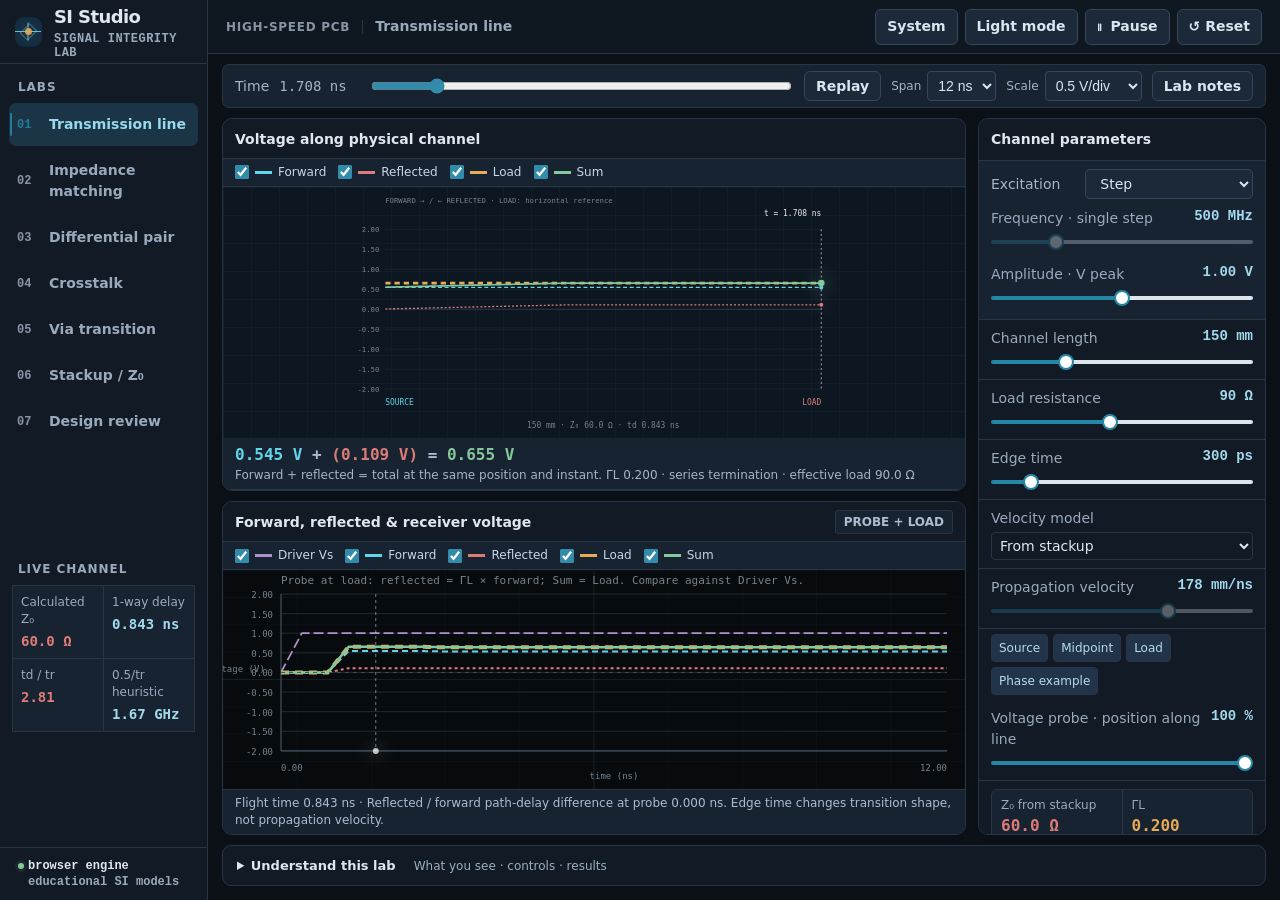
<file: high_speed_pcb/index.html>
<!doctype html>
<html lang="en" data-theme="dark">
<head>
  <meta charset="utf-8">
  <meta name="viewport" content="width=device-width,initial-scale=1">
  <title>Signal Integrity Studio · High-Speed PCB Lab</title>
  <link rel="icon" href="favicon.svg" type="image/svg+xml">
  <link rel="stylesheet" href="style.css">
</head>
<body>
<div class="app-shell">
  <aside class="sidebar">
    <div class="brand-block">
      <div class="brand-symbol" aria-hidden="true"><span></span><span></span><span></span></div>
      <div><div class="brand-name">SI Studio</div><div class="brand-sub">SIGNAL INTEGRITY LAB</div></div>
    </div>

    <div class="side-section-label">LABS</div>
    <nav class="lab-nav" id="labNav" aria-label="Signal integrity labs">
      <button class="active" data-target="tl"><i>01</i><span>Transmission line<small>Propagation & reflections</small></span></button>
      <button data-target="match"><i>02</i><span>Impedance matching<small>Source, load & bounce</small></span></button>
      <button data-target="diff"><i>03</i><span>Differential pair<small>Skew & common mode</small></span></button>
      <button data-target="xtalk"><i>04</i><span>Crosstalk<small>Field sharing & spacing</small></span></button>
      <button data-target="vias"><i>05</i><span>Via transition<small>Return path & fencing</small></span></button>
      <button data-target="stackup"><i>06</i><span>Stackup / Z₀<small>Geometry & impedance</small></span></button>
      <button data-target="guide"><i>07</i><span>Design review<small>Current channel audit</small></span></button>
    </nav>

    <div class="side-section-label channel-label">LIVE CHANNEL</div>
    <div class="global-telemetry" id="globalTelemetry"></div>

    <div class="sidebar-foot">
      <span class="engine-led"></span><span id="serverStatus">browser engine</span>
      <small>educational SI models</small>
    </div>
  </aside>

  <div class="workspace-shell">
    <header class="workspace-bar">
      <div class="crumb"><span>HIGH-SPEED PCB</span><b id="activeLabTitle">Transmission line</b></div>
      <div class="bar-center">
        <span class="state-chip"><i class="dot cyan"></i> interactive</span>
        <span class="state-chip"><i class="dot amber"></i> shared state</span>
      </div>
      <div class="header-actions">
        <button id="themeBtn" class="tool-btn">Light mode</button>
        <button id="pauseBtn" class="tool-btn" title="Pause animation"><span class="pause-icon">Ⅱ</span> Pause</button>
        <button id="resetAll" class="tool-btn" title="Reset all parameters">↺ Reset</button>
      </div>
    </header>

    <main class="workspace">
      <section id="tl" class="lab-section active">
        <div class="lab-heading">
          <div class="lab-index">01</div>
          <div><span class="micro-label">PROPAGATION</span><h1>Transmission line & reflections</h1><p>Explore a signal as it propagates, reflects, and settles at the receiver.</p></div>
          <div class="lab-principle"><span>CORE IDEA</span><b>Interconnect delay matters relative to edge time, not clock frequency alone.</b></div>
        </div>
        <div class="experiment-grid">
          <div class="instrument stage-instrument">
            <div class="instrument-top"><div><span class="instrument-kicker">SPATIAL VIEW</span><strong>Voltage along physical channel</strong></div><div class="legend"><span><i class="cyan"></i>forward →</span><span><i class="red"></i>← reflected</span><span><i class="lime"></i>total</span></div></div>
            <div class="signal-generator" aria-label="Signal generator">
 <label class="wave-select">Excitation<select data-bind="waveform"><option value="step">Step</option><option value="sine">Sine</option><option value="square">Square</option><option value="triangle">Triangle</option><option value="random">Random NRZ</option></select></label>
 <label class="control-row"><span class="frequency-label">Frequency</span><output data-out="freqMHz"></output><input aria-label="Signal frequency in MHz" data-bind="freqMHz" type="range" min="50" max="2000" step="50"></label>
 <label class="control-row"><span>Amplitude · V peak</span><output data-out="ampV"></output><input aria-label="Signal amplitude" data-bind="ampV" type="range" min="0.2" max="1.8" step="0.05"></label>
 <p>Step: 0 → A; other signals: ±A. Random rate is in Mbit/s. Time and voltage scales stay fixed when excitation changes.</p></div><div class="time-controls"><label>Time <output data-time></output><input data-scrub type="range" min="0" max="999" step="1" value="0" aria-label="Simulation time"></label><button data-replay class="tool-btn">Replay</button><label class="scale-choice">Span<select data-bind="windowNs"><option value="4">4 ns</option><option value="12">12 ns</option><option value="24">24 ns</option><option value="80">80 ns</option></select></label><label class="scale-choice">Scale<select data-bind="voltsDiv"><option value="0.1">0.1 V/div</option><option value="0.25">0.25 V/div</option><option value="0.5">0.5 V/div</option><option value="1">1 V/div</option><option value="2">2 V/div</option></select></label></div><label class="control-row probe-control"><span>Voltage probe · position along line</span><output data-out="probePct"></output><input data-bind="probePct" type="range" min="0" max="100" step="1"></label><div id="voltageSum" class="voltage-sum" aria-live="off"></div><div class="change-readout" id="tlChange">Adjust a parameter. The affected geometry or waveform will respond here.</div>
            <div class="viewport"><canvas id="tlCanvas" width="1200" height="600"></canvas><div class="viewport-corners"><i></i><i></i><i></i><i></i></div></div>
            <div class="instrument-status"><span>DOMAIN <b>SPACE + TIME</b></span><span>MODEL <b>LOSSLESS TL</b></span><span class="live-status">● RUNNING</span></div>
          </div>
          <aside class="instrument control-dock">
            <div class="dock-head"><div><span class="instrument-kicker">EXPERIMENT</span><strong>Channel parameters</strong></div><span class="dock-badge">LIVE</span></div>
            <label class="control-row"><span>Channel length <small>physical trace length + flight time</small></span><output data-out="lineMm"></output><input data-bind="lineMm" type="range" min="20" max="500" step="5"></label>
            <label class="control-row"><span>Load resistance <small>reflection polarity + magnitude</small></span><output data-out="loadR"></output><input data-bind="loadR" type="range" min="0" max="200" step="1"></label>
            <label class="control-row"><span>Edge time <small>spatial width of transition</small></span><output data-out="edgePs"></output><input data-bind="edgePs" type="range" min="50" max="2000" step="10"></label>
            
            <label class="control-row"><span>Velocity model</span><select data-bind="velocityMode"><option value="geometry">From stackup</option><option value="manual">Manual override</option></select></label><label class="control-row"><span>Propagation velocity <small>wave travel speed</small></span><output data-out="vpMmNs"></output><input data-bind="vpMmNs" type="range" min="130" max="200" step="1"></label>
            <div class="probe-presets" aria-label="Probe position shortcuts"><button type="button" data-probe-position="0">Source</button><button type="button" data-probe-position="50">Midpoint</button><button type="button" data-probe-position="100">Load</button><button type="button" data-phase-example>Phase example</button></div><div class="metrics" id="tlMetrics"></div>
            <div class="formula-block"><span>LOAD REFLECTION</span><code>ΓL = (ZL − Z₀) / (ZL + Z₀)</code></div>
          </aside>
        </div>
        <div class="analysis-row two-col">
          <article class="instrument plot-card"><div class="instrument-top"><div><span class="instrument-kicker">TIME DOMAIN</span><strong>Forward, reflected & receiver voltage</strong></div><span class="scope-tag">PROBE + LOAD</span></div><canvas id="tlPlot" width="1200" height="400"></canvas></article>
          <article class="instrument insight" id="tlInsight"></article>
        </div>
      </section>

      <section id="match" class="lab-section">
        <div class="lab-heading"><div class="lab-index">02</div><div><span class="micro-label">TERMINATION</span><h1>50 Ω matching & bounce behavior</h1><p>Matching is about controlling what happens when a traveling wave reaches an impedance discontinuity. The schematic and lattice share the same parameters.</p></div><div class="lab-principle"><span>CORE IDEA</span><b>A 50 Ω trace is not “a 50 Ω resistor.” It is a transmission-line boundary condition.</b></div></div>
        <div class="experiment-grid">
          <div class="instrument stage-instrument"><div class="instrument-top"><div><span class="instrument-kicker">IMPULSE PATHS</span><strong>Termination network + reflection coefficients</strong></div><span class="scope-tag" id="matchCaption"></span></div><div class="signal-generator" aria-label="Signal generator">
 <label class="wave-select">Excitation<select data-bind="waveform"><option value="step">Step</option><option value="sine">Sine</option><option value="square">Square</option><option value="triangle">Triangle</option><option value="random">Random NRZ</option></select></label>
 <label class="control-row"><span class="frequency-label">Frequency</span><output data-out="freqMHz"></output><input aria-label="Signal frequency in MHz" data-bind="freqMHz" type="range" min="50" max="2000" step="50"></label>
 <label class="control-row"><span>Amplitude · V peak</span><output data-out="ampV"></output><input aria-label="Signal amplitude" data-bind="ampV" type="range" min="0.2" max="1.8" step="0.05"></label>
 <p>Step: 0 → A; other signals: ±A. Random rate is in Mbit/s. Time and voltage scales stay fixed when excitation changes.</p></div><div class="time-controls"><label>Time <output data-time></output><input data-scrub type="range" min="0" max="999" step="1" value="0" aria-label="Simulation time"></label><button data-replay class="tool-btn">Replay</button><label class="scale-choice">Span<select data-bind="windowNs"><option value="4">4 ns</option><option value="12">12 ns</option><option value="24">24 ns</option><option value="80">80 ns</option></select></label><label class="scale-choice">Scale<select data-bind="voltsDiv"><option value="0.1">0.1 V/div</option><option value="0.25">0.25 V/div</option><option value="0.5">0.5 V/div</option><option value="1">1 V/div</option><option value="2">2 V/div</option></select></label></div><div class="change-readout" id="matchChange">Labels show path gain (V/Vs). Path brightness follows the selected signal; the plot shows total load voltage.</div><div class="viewport"><canvas class="schematic-canvas" id="matchCanvas" width="1200" height="640"></canvas><div class="viewport-corners"><i></i><i></i><i></i><i></i></div></div><div class="instrument-status"><span>TIME <b>↓ DOWN · FIRST 8 FLIGHTS</b></span><span>CYAN <b>POSITIVE</b></span><span>RED <b>NEGATIVE</b></span></div></div>
          <aside class="instrument control-dock"><div class="dock-head"><div><span class="instrument-kicker">TERMINATION</span><strong>Boundary conditions</strong></div><span class="dock-badge">Z₀ LINKED</span></div>
            <label class="control-row"><span>Driver output R <small>source reflection + launch</small></span><output data-out="sourceR"></output><input data-bind="sourceR" type="range" min="0" max="100" step="1"></label>
            <label class="control-row"><span>Termination R <small>series or parallel element</small></span><output data-out="termR"></output><input data-bind="termR" type="range" min="0" max="100" step="1"></label>
            <label class="control-row"><span>Load R <small>receiver mismatch</small></span><output data-out="loadR"></output><input data-bind="loadR" type="range" min="5" max="200" step="1"></label>
            <div class="control-group-label">TOPOLOGY</div><div class="segmented" id="termMode"><button data-mode="none">None</button><button class="active" data-mode="series">Series</button><button data-mode="parallel">Parallel</button></div><label class="control-row"><span>Voltage probe position <small>100% is the load; linked to transmission-line lab</small></span><output data-out="probePct"></output><input data-bind="probePct" type="range" min="0" max="100" step="1"></label><div class="probe-presets" aria-label="Probe position shortcuts"><button type="button" data-probe-position="0">Source</button><button type="button" data-probe-position="50">Midpoint</button><button type="button" data-probe-position="100">Load</button><button type="button" data-phase-example>Phase example</button></div><div class="metrics" id="matchMetrics"></div>
          </aside>
        </div>
        <div class="analysis-row"><article class="instrument plot-card wide"><div class="instrument-top"><div><span class="instrument-kicker">SETTLING</span><strong>Load voltage after repeated reflections</strong></div><span class="scope-tag">PROBE + LOAD</span></div><canvas id="matchPlot" width="1500" height="400"></canvas></article></div>
      </section>

      <section id="diff" class="lab-section">
        <div class="lab-heading"><div class="lab-index">03</div><div><span class="micro-label">DIFFERENTIAL</span><h1>Differential signals & skew</h1><p>The pair is useful because equal and opposite fields cancel. Spacing changes field sharing; skew breaks simultaneity and converts differential energy into common mode.</p></div><div class="lab-principle"><span>CORE IDEA</span><b>Length matching matters only relative to the signal edge and receiver timing budget.</b></div></div>
        <div class="experiment-grid">
          <div class="instrument stage-instrument"><div class="instrument-top"><div><span class="instrument-kicker">FIELD + TIMING</span><strong>Complementary traveling signals</strong></div><div class="legend"><span><i class="cyan"></i>V+</span><span><i class="purple"></i>V−</span><span><i class="amber"></i>common mode</span></div></div><div class="signal-generator" aria-label="Signal generator">
 <label class="wave-select">Excitation<select data-bind="waveform"><option value="step">Step</option><option value="sine">Sine</option><option value="square">Square</option><option value="triangle">Triangle</option><option value="random">Random NRZ</option></select></label>
 <label class="control-row"><span class="frequency-label">Frequency</span><output data-out="freqMHz"></output><input aria-label="Signal frequency in MHz" data-bind="freqMHz" type="range" min="50" max="2000" step="50"></label>
 <label class="control-row"><span>Differential Vpp</span><output data-out="diffVpp"></output><input aria-label="Signal amplitude" data-bind="diffVpp" type="range" min="0.2" max="1.8" step="0.05"></label>
 <p>Differential Vpp sets the full bipolar swing; step excursion is Vpp/2. Shape and rate are shared.</p></div><div class="time-controls"><label>Time <output data-time></output><input data-scrub type="range" min="0" max="999" step="1" value="0" aria-label="Simulation time"></label><button data-replay class="tool-btn">Replay</button><label class="scale-choice">Span<select data-bind="windowNs"><option value="4">4 ns</option><option value="12">12 ns</option><option value="24">24 ns</option><option value="80">80 ns</option></select></label><label class="scale-choice">Scale<select data-bind="voltsDiv"><option value="0.1">0.1 V/div</option><option value="0.25">0.25 V/div</option><option value="0.5">0.5 V/div</option><option value="1">1 V/div</option><option value="2">2 V/div</option></select></label></div><div class="change-readout" id="diffChange">Move spacing or mismatch. Geometry and edge alignment change together.</div><div class="model-scope">Ideal skew model; no even/odd-mode impedance or coupling extraction.</div><div class="viewport"><canvas id="diffCanvas" width="1200" height="600"></canvas><div class="viewport-corners"><i></i><i></i><i></i><i></i></div></div><div class="instrument-status"><span>SAMPLE <b>SAME INSTANT</b></span><span>PAIR <b>COUPLED</b></span><span class="live-status">● RUNNING</span></div></div>
          <aside class="instrument control-dock"><div class="dock-head"><div><span class="instrument-kicker">PAIR GEOMETRY</span><strong>Symmetry controls</strong></div><span class="dock-badge">EDGE LINKED</span></div>
            <label class="control-row"><span>Pair spacing <small>trace separation + field overlap</small></span><output data-out="diffSpacing"></output><input data-bind="diffSpacing" type="range" min="0.08" max="0.8" step="0.01"></label>
            <label class="control-row"><span>Length mismatch <small>arrival-time skew</small></span><output data-out="skewMm"></output><input data-bind="skewMm" type="range" min="0" max="20" step="0.1"></label>
            
            <label class="control-row"><span>Edge time <small>transition width</small></span><output data-out="edgePs"></output><input data-bind="edgePs" type="range" min="50" max="2000" step="10"></label><div class="metrics" id="diffMetrics"></div>
          </aside>
        </div>
        <div class="analysis-row two-col equal"><article class="instrument plot-card"><div class="instrument-top"><div><span class="instrument-kicker">DIFFERENTIAL DOMAIN</span><strong>V+, V− and Vdiff</strong></div><span class="scope-tag">3 TRACE</span></div><canvas id="diffPlot" width="1100" height="400"></canvas></article><article class="instrument plot-card"><div class="instrument-top"><div><span class="instrument-kicker">MODE CONVERSION</span><strong>Common-mode voltage</strong></div><span class="scope-tag">VCM</span></div><canvas id="cmPlot" width="1100" height="400"></canvas></article></div>
      </section>

      <section id="xtalk" class="lab-section">
        <div class="lab-heading"><div class="lab-index">04</div><div><span class="micro-label">COUPLING</span><h1>Crosstalk & coupling</h1><p>The aggressor does not “send noise through air.” Its changing electric and magnetic fields share geometry with the victim. Reference-plane distance and parallelism control that overlap.</p></div><div class="lab-principle"><span>CORE IDEA</span><b>Spacing in absolute millimeters is less useful than spacing relative to plane height.</b></div></div>
        <div class="experiment-grid">
          <div class="instrument stage-instrument"><div class="instrument-top"><div><span class="instrument-kicker">COUPLED REGION</span><strong>Aggressor / victim field interaction</strong></div><div class="legend"><span><i class="cyan"></i>aggressor</span><span><i class="amber"></i>victim</span></div></div><div class="signal-generator" aria-label="Signal generator">
 <label class="wave-select">Excitation<select data-bind="waveform"><option value="step">Step</option><option value="sine">Sine</option><option value="square">Square</option><option value="triangle">Triangle</option><option value="random">Random NRZ</option></select></label>
 <label class="control-row"><span class="frequency-label">Frequency</span><output data-out="freqMHz"></output><input aria-label="Signal frequency in MHz" data-bind="freqMHz" type="range" min="50" max="2000" step="50"></label>
 <label class="control-row"><span>Incident amplitude A</span><output data-out="ampV"></output><input aria-label="Signal amplitude" data-bind="ampV" type="range" min="0.2" max="1.8" step="0.05"></label>
 <p>Step: 0 → A; other signals: ±A. Random rate is in Mbit/s. Time and voltage scales stay fixed when excitation changes.</p></div><div class="time-controls"><label>Time <output data-time></output><input data-scrub type="range" min="0" max="999" step="1" value="0" aria-label="Simulation time"></label><button data-replay class="tool-btn">Replay</button><label class="scale-choice">Span<select data-bind="windowNs"><option value="4">4 ns</option><option value="12">12 ns</option><option value="24">24 ns</option><option value="80">80 ns</option></select></label><label class="scale-choice">Scale<select data-bind="voltsDiv"><option value="0.1">0.1 V/div</option><option value="0.25">0.25 V/div</option><option value="0.5">0.5 V/div</option><option value="1">1 V/div</option><option value="2">2 V/div</option></select></label></div><div class="change-readout" id="xtalkChange">Change spacing, plane height, or parallel length. The physical field geometry redraws here.</div><div class="model-scope">Lossless modal model; kC/kL are supplied, not extracted from geometry.</div><div class="viewport"><canvas id="xtalkCanvas" width="1200" height="600"></canvas><div class="viewport-corners"><i></i><i></i><i></i><i></i></div></div><div class="instrument-status"><span>COUPLING <b>EDGE-DRIVEN</b></span><span>REFERENCE <b>PLANE INCLUDED</b></span><span class="live-status">● RUNNING</span></div></div>
          <aside class="instrument control-dock"><div class="dock-head"><div><span class="instrument-kicker">GEOMETRY</span><strong>Coupling controls</strong></div><span class="dock-badge">FIELD VIEW</span></div>
            <label class="control-row"><span>Trace spacing <small>victim position</small></span><output data-out="xtalkSpacing"></output><input data-bind="xtalkSpacing" type="range" min="0.08" max="1.5" step="0.01"></label>
            <label class="control-row"><span>Plane height H <small>field confinement</small></span><output data-out="heightMm"></output><input data-bind="heightMm" type="range" min="0.05" max="0.5" step="0.005"></label>
            <label class="control-row"><span>Parallel length <small>coupled-section length</small></span><output data-out="parallelMm"></output><input data-bind="parallelMm" type="range" min="5" max="200" step="1"></label>
            <label class="control-row"><span>Edge time <small>dV/dt + field pulse width</small></span><output data-out="edgePs"></output><input data-bind="edgePs" type="range" min="50" max="2000" step="10"></label>
            <label class="control-row"><span>Assumed kC = Cm/C</span><output data-out="kC"></output><input data-bind="kC" type="range" min="0" max="0.1" step="0.005"></label><label class="control-row"><span>Assumed kL = Lm/L</span><output data-out="kL"></output><input data-bind="kL" type="range" min="0" max="0.1" step="0.005"></label><div class="metrics" id="xtalkMetrics"></div>
          </aside>
        </div>
        <div class="analysis-row two-col"><article class="instrument plot-card"><div class="instrument-top"><div><span class="instrument-kicker">TIME DOMAIN</span><strong>Near-end and far-end crosstalk</strong></div><span class="scope-tag">SEPARATE NEAR / FAR PORTS</span></div><canvas id="xtalkPlot" width="1200" height="400"></canvas></article><article class="instrument insight" id="xtalkInsight"></article></div>
      </section>

      <section id="vias" class="lab-section">
        <div class="lab-heading"><div class="lab-index">05</div><div><span class="micro-label">RETURN PATH</span><h1>Via transition & return geometry</h1><p>A signal via is only half of a transition. The return current also needs a low-inductance path between reference structures. Remove it and the loop area expands.</p></div><div class="lab-principle"><span>CORE IDEA</span><b>Every signal current has a return current. Route both.</b></div></div>
        <div class="experiment-grid">
          <div class="instrument stage-instrument"><div class="instrument-top"><div><span class="instrument-kicker">LAYER TRANSITION</span><strong>Signal current + return-current path</strong></div><div class="legend"><span><i class="amber"></i>signal</span><span><i class="cyan"></i>return</span><span><i class="red"></i>field cue</span></div></div><div class="change-readout" id="viasChange">Move pitch or distance. The fence geometry and return-current loop change immediately.</div><div class="model-scope">Geometry only: no calculated leakage, containment, or via S-parameters.</div><div class="viewport"><canvas id="viaCanvas" width="1200" height="620"></canvas><div class="viewport-corners"><i></i><i></i><i></i><i></i></div></div><div class="instrument-status"><span>CROSS SECTION <b>L2 → L5</b></span><span>FIELD <b>WAVELENGTH CUE</b></span><span class="live-status">● RUNNING</span></div></div>
          <aside class="instrument control-dock"><div class="dock-head"><div><span class="instrument-kicker">STITCHING</span><strong>Return-path controls</strong></div><span class="dock-badge">LAYER CHANGE</span></div>
            <label class="control-row"><span>Fence pitch <small>via density</small></span><output data-out="viaPitch"></output><input data-bind="viaPitch" type="range" min="0.5" max="15" step="0.1"></label>
            <label class="control-row"><span>Fence distance <small>return-via proximity</small></span><output data-out="viaDist"></output><input data-bind="viaDist" type="range" min="0.3" max="6" step="0.1"></label>
            <label class="control-row"><span>Equivalent frequency <small>field wavelength</small></span><output data-out="viaFreqGHz"></output><input data-bind="viaFreqGHz" type="range" min="0.5" max="20" step="0.1"></label>
            <label class="control-row"><span>Plane discontinuity <small>reference opening</small></span><output data-out="planeGap"></output><input data-bind="planeGap" type="range" min="0" max="1" step="0.01"></label>
            <div class="control-group-label">RETURN STRUCTURE</div><div class="segmented two" id="fenceMode"><button class="active" data-mode="on">Stitching present</button><button data-mode="off">No stitching</button></div><div class="metrics" id="viaMetrics"></div>
          </aside>
        </div>
        <div class="analysis-row"><article class="instrument plot-card wide"><div class="instrument-top"><div><span class="instrument-kicker">PARAMETRIC SWEEP</span><strong>Pitch / wavelength vs fence pitch</strong></div><span class="scope-tag">GEOMETRIC REFERENCE</span></div><canvas id="viaPlot" width="1500" height="400"></canvas></article></div>
      </section>

      <section id="stackup" class="lab-section">
        <div class="lab-heading"><div class="lab-index">06</div><div><span class="micro-label">ELECTROMAGNETIC GEOMETRY</span><h1>Stackup geometry drives Z₀</h1><p>Characteristic impedance emerges from field geometry. Width, plane spacing, copper thickness, and dielectric constant all redistribute electric and magnetic energy.</p></div><div class="lab-principle"><span>CORE IDEA</span><b>Controlled impedance is a geometry problem before it is a routing rule.</b></div></div>
        <div class="experiment-grid">
          <div class="instrument stage-instrument"><div class="instrument-top"><div><span class="instrument-kicker">CROSS SECTION</span><strong>Microstrip geometry + electric field</strong></div><span class="z0-badge" id="z0Badge"></span></div><div class="change-readout" id="stackupChange">Change W, H, T, or εr. Copper, plane position, and field distribution redraw continuously.</div><div class="model-scope">Quasi-static Hammerstad–Jensen; no solder mask, dispersion, or loss.</div><div class="viewport"><canvas id="stackCanvas" width="1200" height="600"></canvas><div class="viewport-corners"><i></i><i></i><i></i><i></i></div></div><div class="instrument-status"><span>MODEL <b>MICROSTRIP</b></span><span>OUTPUT <b>Z₀ + εeff + vp</b></span><span class="live-status">● LINKED</span></div></div>
          <aside class="instrument control-dock"><div class="dock-head"><div><span class="instrument-kicker">STACKUP</span><strong>Geometry controls</strong></div><span class="dock-badge">Z₀ GLOBAL</span></div>
            <label class="control-row"><span>Trace width W <small>surface conductor width</small></span><output data-out="widthMm"></output><input data-bind="widthMm" type="range" min="0.05" max="0.5" step="0.005"></label>
            <label class="control-row"><span>Plane height H <small>dielectric thickness</small></span><output data-out="heightMm"></output><input data-bind="heightMm" type="range" min="0.05" max="0.5" step="0.005"></label>
            <label class="control-row"><span>Copper thickness T <small>conductor cross section</small></span><output data-out="copperUm"></output><input data-bind="copperUm" type="range" min="9" max="70" step="1"></label>
            <label class="control-row"><span>Dielectric εr <small>field concentration + velocity</small></span><output data-out="er"></output><input data-bind="er" type="range" min="2" max="6" step="0.05"></label><div class="metrics" id="stackMetrics"></div><div class="formula-block note"><span>SIGNOFF</span><p>Use the fabricator stackup and a 2D/3D field solver for release geometry.</p></div>
          </aside>
        </div>
        <div class="analysis-row"><article class="instrument plot-card wide"><div class="instrument-top"><div><span class="instrument-kicker">SENSITIVITY</span><strong>Z₀ versus trace width</strong></div><span class="scope-tag">CURRENT H / εr / T</span></div><canvas id="stackPlot" width="1500" height="400"></canvas></article></div>
      </section>

      <section id="guide" class="lab-section">
        <div class="lab-heading"><div class="lab-index">07</div><div><span class="micro-label">DESIGN REVIEW</span><h1>Audit the channel you just built</h1><p>This page does not teach new rules. It evaluates the state created across the other labs and turns the visual experiments into engineering review questions.</p></div><div class="lab-principle"><span>WORKFLOW</span><b>Experiment → observe → quantify → review → simulate → measure.</b></div></div>
        <div class="review-grid" id="reviewGrid"></div>
        <article class="instrument workflow"><div class="instrument-top"><div><span class="instrument-kicker">ROUTING SEQUENCE</span><strong>A practical order of operations</strong></div><span class="scope-tag">BOARD DESIGN</span></div><div class="workflow-row"><div><b>01</b><span>Stackup</span><small>Lock reference planes and target impedance.</small></div><i>→</i><div><b>02</b><span>Interfaces</span><small>Identify edge rate, drivers, loads and topology.</small></div><i>→</i><div><b>03</b><span>Return path</span><small>Plan layer changes and stitching before routing.</small></div><i>→</i><div><b>04</b><span>Critical routes</span><small>Route clocks, SERDES and differential interfaces.</small></div><i>→</i><div><b>05</b><span>Coupling review</span><small>Inspect spacing, parallelism and victim sensitivity.</small></div><i>→</i><div><b>06</b><span>Validate</span><small>IBIS / field solver / TDR / VNA / scope.</small></div></div></article>
      </section>
      <section class="channel-strip" aria-label="Integrated signal path">
        <div class="channel-strip-head">
          <div><span class="micro-label">SYSTEM VIEW</span><strong>TX → interconnect → coupled region → layer transition → RX</strong></div>
          <span class="strip-note">parameters propagate across every lab</span>
        </div>
        <div class="journey-frame"><canvas id="journeyCanvas" width="1500" height="220"></canvas></div>
        <div class="journey-keys">
          <button data-go="match"><span>DRV</span>Source</button>
          <button data-go="tl"><span>Z₀</span>Trace</button>
          <button data-go="xtalk"><span>XT</span>Coupling</button>
          <button data-go="vias"><span>VIA</span>Transition</button>
          <button data-go="diff"><span>RX</span>Receiver</button>
        </div>
      </section>

    </main>
    <footer><span>SI Studio · interactive engineering intuition</span><span>Models are intentionally first-order; use simulation and measurement for signoff.</span></footer>
  </div>
</div>
<link rel="stylesheet" href="screen.css">
<script src="layout.js"></script>
<script src="app.js"></script>
<script src="explanations.js"></script>
</body>
</html>
</file>
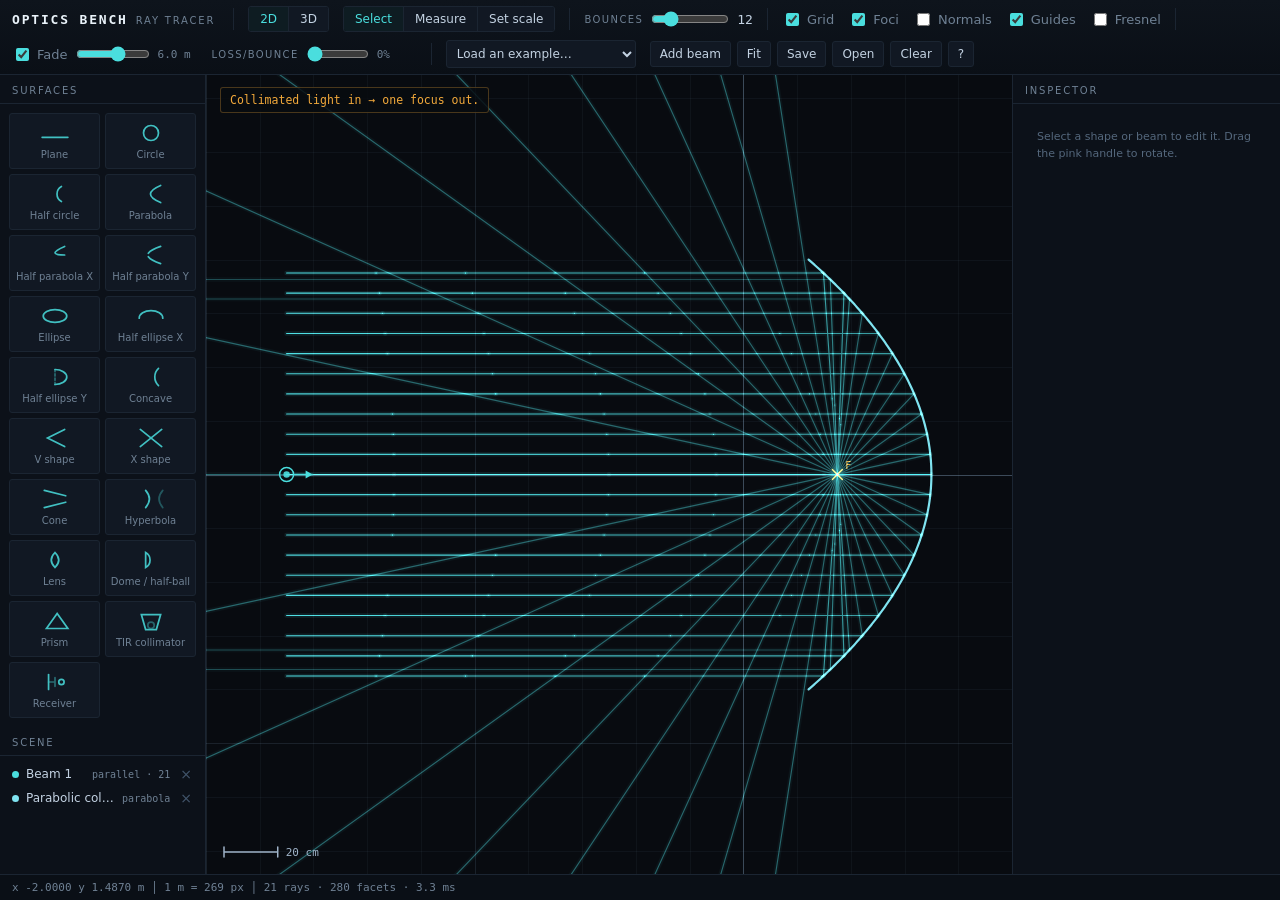
<file: optics/index.html>
<!DOCTYPE html>
<html lang="en">
<head>
<meta charset="utf-8">
<meta name="viewport" content="width=device-width, initial-scale=1">
<title>Optics Bench — reflective surfaces &amp; ray tracing</title>
<style>
:root{
  --ink:#080B10; --panel:#0C1119; --panel2:#111823; --rule:#1B2532;
  --txt:#C3D2E2; --dim:#6F8194; --teal:#4ADEDE; --amber:#F2A93B; --pink:#FF5D8F;
  --mono:ui-monospace,"SF Mono",Menlo,Consolas,monospace;
  --ui:system-ui,-apple-system,"Segoe UI",Roboto,sans-serif;
}
*{box-sizing:border-box}
html,body{height:100%;margin:0}
body{
  background:var(--ink);color:var(--txt);font-family:var(--ui);font-size:13px;
  display:flex;flex-direction:column;overflow:hidden;-webkit-font-smoothing:antialiased;
}
button,input,select{font-family:inherit;font-size:12px;color:var(--txt)}
button{background:var(--panel2);border:1px solid var(--rule);border-radius:3px;padding:5px 9px;cursor:pointer;transition:border-color .12s,color .12s}
button:hover{border-color:#2E4055;color:#fff}
button:focus-visible,input:focus-visible,select:focus-visible{outline:1px solid var(--teal);outline-offset:1px}
button.on{border-color:var(--teal);color:var(--teal);background:#0E1C22}
button.danger:hover{border-color:var(--pink);color:var(--pink)}

/* ---------- header ---------- */
.bar{
  display:flex;align-items:center;flex-wrap:wrap;gap:8px 14px;padding:6px 12px;
  min-height:46px;flex:none;
  background:linear-gradient(180deg,#0E141C,#0A0F16);
  border-bottom:1px solid var(--rule);box-shadow:0 1px 0 rgba(74,222,222,.06);
}
/* every control keeps its size: the bar wraps rather than squeezing anything to
   nothing. .seg sets overflow:hidden, which zeroes its automatic minimum width,
   so without this it is the one item that can and does collapse. */
.bar>*{flex:none}
.brand{display:flex;align-items:baseline;gap:8px;white-space:nowrap;padding-right:4px}
.brand b{font-family:var(--mono);font-size:13px;letter-spacing:.14em;color:#EAF3FA;font-weight:600}
.brand span{font-size:10px;letter-spacing:.18em;text-transform:uppercase;color:var(--dim)}
.sep{width:1px;height:22px;background:var(--rule);flex:none}
.grp{display:flex;align-items:center;gap:6px;white-space:nowrap}
.seg{display:flex;border:1px solid var(--rule);border-radius:3px;overflow:hidden}
.seg button{border:0;border-radius:0;border-right:1px solid var(--rule);padding:5px 11px}
.seg button:last-child{border-right:0}
.lab{font-size:10px;letter-spacing:.14em;text-transform:uppercase;color:var(--dim)}
.ck{display:flex;align-items:center;gap:5px;cursor:pointer;color:var(--dim);white-space:nowrap}
.ck:hover{color:var(--txt)}
.ck input{accent-color:var(--teal);width:13px;height:13px}
select{background:var(--panel2);border:1px solid var(--rule);border-radius:3px;padding:5px 6px}
input[type=range]{accent-color:var(--teal);height:14px}
#bounces{width:78px}
#fadeLen{width:74px}
#fadeLoss{width:62px}
#fadeLenV,#fadeLossV{font-size:11px;color:var(--dim);min-width:40px}
.mono{font-family:var(--mono)}

/* ---------- layout ---------- */
main{flex:1;display:grid;grid-template-columns:206px minmax(0,1fr) 268px;min-height:0}
.rail{background:var(--panel);border-right:1px solid var(--rule);overflow-y:auto;overflow-x:hidden}
.rail.right{border-right:0;border-left:1px solid var(--rule)}
.rail::-webkit-scrollbar{width:8px}
.rail::-webkit-scrollbar-thumb{background:#1A2432;border-radius:4px}
.eyebrow{
  position:sticky;top:0;z-index:2;background:var(--panel);
  font-size:10px;letter-spacing:.18em;text-transform:uppercase;color:var(--dim);
  padding:10px 12px 7px;border-bottom:1px solid var(--rule);
}
.pad{padding:9px}

/* shape library */
#shapeGrid{display:grid;grid-template-columns:1fr 1fr;gap:5px;padding:9px}
.shape{display:flex;flex-direction:column;align-items:center;gap:5px;padding:8px 3px;color:var(--dim);line-height:1.1}
.shape svg{width:30px;height:22px;color:var(--teal);opacity:.85}
.shape span{font-size:10px;text-align:center}
.shape:hover{color:#fff}
.shape:hover svg{opacity:1}

/* scene list */
#sceneList{padding:6px 0 10px}
.item{display:flex;align-items:center;gap:7px;padding:5px 10px;cursor:pointer;border-left:2px solid transparent}
.item:hover{background:#101722}
.item.on{background:#101A24;border-left-color:var(--pink)}
.item .dot{width:7px;height:7px;border-radius:50%;flex:none}
.item .nm{flex:1;overflow:hidden;text-overflow:ellipsis;white-space:nowrap;font-size:12px}
.item .sub{font-size:10px;color:var(--dim);font-family:var(--mono)}
.item .x{background:none;border:0;color:#41546A;padding:0 3px;font-size:14px;line-height:1}
.item .x:hover{color:var(--pink)}
.empty{color:#54677C;font-size:11px;padding:14px 12px;line-height:1.55}

/* stage */
.stagewrap{position:relative;min-width:0;background:var(--ink)}
#stage{width:100%;height:100%;display:block;touch-action:none}
#measureOut{
  position:absolute;left:14px;top:12px;font-family:var(--mono);font-size:11.5px;color:var(--amber);
  background:rgba(8,11,16,.82);border:1px solid rgba(242,169,59,.28);border-radius:3px;
  padding:5px 9px;opacity:0;transition:opacity .15s;pointer-events:none;max-width:70%;
}
#measureOut.on{opacity:1}
#hint3{
  position:absolute;right:14px;bottom:12px;font-size:11px;color:var(--dim);display:none;
  background:rgba(8,11,16,.8);border:1px solid var(--rule);border-radius:3px;padding:5px 9px;pointer-events:none;
}

/* inspector */
#inspector{padding:10px 12px 22px}
.insp-h{margin-bottom:10px}
.nm-in{width:100%;background:transparent;border:0;border-bottom:1px solid var(--rule);padding:3px 0 5px;font-size:14px;color:#EAF3FA}
.nm-in:focus{border-bottom-color:var(--teal);outline:none}
.div-l{font-size:10px;letter-spacing:.16em;text-transform:uppercase;color:var(--dim);margin:16px 0 8px;padding-bottom:5px;border-bottom:1px solid var(--rule)}
.ctl{margin-bottom:9px}
.ctl-h{display:flex;align-items:center;gap:6px;margin-bottom:3px}
.ctl-l{flex:1;font-size:11px;color:var(--dim)}
.ctl-n{width:62px;background:var(--panel2);border:1px solid var(--rule);border-radius:2px;padding:2px 4px;font-family:var(--mono);font-size:11px;text-align:right}
.ctl-n:focus{border-color:var(--teal);outline:none}
.ctl-u{width:14px;font-family:var(--mono);font-size:10px;color:var(--dim)}
.ctl-r{width:100%}
.ctl-s{width:150px}
.ctl-c{width:40px;height:20px;padding:0;background:none;border:1px solid var(--rule);border-radius:2px}
.rx{display:flex;align-items:center;gap:6px;margin-bottom:5px;flex-wrap:wrap}
.rx .dot{width:7px;height:7px;border-radius:50%;flex:none}
.rx-n{flex:1;font-size:11px;color:var(--dim);overflow:hidden;text-overflow:ellipsis;white-space:nowrap}
.rx-c{font-family:var(--mono);font-size:10px;color:#7A8C9E}
.rx-p{font-family:var(--mono);font-size:12px;color:#5BE0A0;min-width:48px;text-align:right}
.rx-bar{width:100%;height:3px;background:#141C26;border-radius:2px;overflow:hidden}
.rx-fill{height:100%;border-radius:2px;transition:width .12s}
.derived{font-size:11px;line-height:1.55;color:#8CA3B8;background:#0A121A;border-left:2px solid var(--amber);padding:7px 9px;margin:10px 0 4px}
.note{font-size:10.5px;line-height:1.5;color:#5E7183;margin:-2px 0 8px}
.row2{display:grid;grid-template-columns:1fr 1fr;gap:6px;margin-top:12px}
button.wide{width:100%;margin-top:6px}
.cut{display:flex;align-items:center;gap:5px;margin-bottom:5px}
.cut-i{font-family:var(--mono);font-size:10px;color:var(--dim);width:34px;flex:none}
.cut input[type=range]{flex:1;min-width:0}
.cut .x{background:none;border:0;color:#41546A;padding:0 2px;font-size:14px}
.cut .x:hover{color:var(--pink)}

/* footer */
footer{
  flex:none;height:26px;display:flex;align-items:center;padding:0 12px;gap:12px;
  border-top:1px solid var(--rule);background:#0A0F16;
}
#readout{font-family:var(--mono);font-size:11px;color:var(--dim);white-space:nowrap;overflow:hidden;text-overflow:ellipsis}

/* help */
#help{
  position:fixed;inset:0;background:rgba(4,6,10,.72);display:none;align-items:center;justify-content:center;z-index:9;
  backdrop-filter:blur(2px);
}
#help.open{display:flex}
.card{
  width:min(600px,92vw);max-height:84vh;overflow:auto;background:var(--panel);
  border:1px solid var(--rule);border-radius:5px;padding:20px 22px;
}
.card h2{margin:0 0 4px;font-family:var(--mono);font-size:14px;letter-spacing:.1em;color:#EAF3FA;font-weight:600}
.card h3{margin:18px 0 6px;font-size:10px;letter-spacing:.16em;text-transform:uppercase;color:var(--teal)}
.card p{margin:0 0 8px;line-height:1.6;color:#93A6B9;font-size:12px}
.card table{width:100%;border-collapse:collapse;font-size:12px}
.card td{padding:3px 0;color:#93A6B9;vertical-align:top}
.card td:first-child{width:130px;font-family:var(--mono);color:var(--txt);font-size:11px}
.card .close{position:sticky;top:0;float:right}

@media (max-width:980px){
  main{grid-template-columns:1fr;grid-template-rows:minmax(240px,1fr) auto}
  .stagewrap{order:-1}
  .rail{max-height:34vh;border:0;border-top:1px solid var(--rule)}
  .rail.right{border-left:0}
}
</style>
</head>
<body>

<header class="bar">
  <div class="brand"><b>OPTICS&nbsp;BENCH</b><span>ray tracer</span></div>
  <div class="sep"></div>
  <div class="seg"><button id="btn2d" class="on">2D</button><button id="btn3d">3D</button></div>
  <div class="seg"><button data-mode="select" class="on">Select</button><button data-mode="measure">Measure</button><button data-mode="calibrate">Set scale</button></div>
  <div class="sep"></div>
  <div class="grp"><span class="lab">Bounces</span><input id="bounces" type="range" min="1" max="60" value="12"><span id="bouncesV" class="mono">12</span></div>
  <div class="sep"></div>
  <label class="ck"><input type="checkbox" id="ckGrid" checked>Grid</label>
  <label class="ck"><input type="checkbox" id="ckFoci" checked>Foci</label>
  <label class="ck" id="ckNormWrap"><input type="checkbox" id="ckNorm">Normals</label>
  <label class="ck" id="ckGuideWrap"><input type="checkbox" id="ckGuide" checked>Guides</label>
  <label class="ck"><input type="checkbox" id="ckFres" title="Partial reflections at glass surfaces">Fresnel</label>
  <label class="ck" id="ckSolidWrap" style="display:none"><input type="checkbox" id="ckSolid" checked title="Shade the bodies instead of drawing bare wireframe">Solid 3D</label>
  <div class="sep"></div>
  <div class="grp">
    <label class="ck"><input type="checkbox" id="ckFade" checked>Fade</label>
    <input id="fadeLen" type="range" min="0" max="100" value="59" title="Fade length: brightness falls as exp(-distance/length)">
    <span id="fadeLenV" class="mono">6.0 m</span>
  </div>
  <div class="grp">
    <span class="lab">Loss/bounce</span>
    <input id="fadeLoss" type="range" min="0" max="90" value="0" title="Extra brightness lost at every reflection">
    <span id="fadeLossV" class="mono">0%</span>
  </div>
  <div class="sep"></div>
  <select id="presetSel">
    <option value="">Load an example…</option>
    <option value="parabola">Parabolic collector</option>
    <option value="ellipse">Ellipse: focus to focus</option>
    <option value="aberration">Spherical aberration</option>
    <option value="cassegrain">Cassegrain telescope</option>
    <option value="ball">Ball lens</option>
    <option value="prism">Prism: 90° by TIR</option>
    <option value="tir">TIR collimator</option>
    <option value="lensmirror">Lens feeding a mirror</option>
    <option value="link">Receiver: capture fraction</option>
    <option value="cone">Cone concentrator</option>
    <option value="pinhole">Pinhole aperture</option>
    <option value="retro">Corner reflector</option>
  </select>
  <div class="grp">
    <button id="addBeam">Add beam</button>
    <button id="fitBtn">Fit</button>
    <button id="saveBtn">Save</button>
    <button id="openBtn">Open</button>
    <button id="clearBtn">Clear</button>
    <button id="helpBtn">?</button>
    <input id="fileIn" type="file" accept="application/json" hidden>
  </div>
</header>

<main>
  <aside class="rail">
    <div class="eyebrow">Surfaces</div>
    <div id="shapeGrid"></div>
    <div class="eyebrow">Scene</div>
    <div id="sceneList"></div>
  </aside>

  <section class="stagewrap">
    <canvas id="stage"></canvas>
    <div id="measureOut"></div>
    <div id="hint3">Drag to orbit · shift-drag to pan · wheel to zoom · edit in 2D</div>
  </section>

  <aside class="rail right">
    <div class="eyebrow">Inspector</div>
    <div id="inspector"></div>
  </aside>
</main>

<footer><div id="readout"></div></footer>

<div id="help">
  <div class="card">
    <button class="close" id="helpClose">Close</button>
    <h2>OPTICS BENCH</h2>
    <p>Specular ray tracing on a metric bench. Every surface is stored as its exact curve, so reflections use the true analytic normal — a parabola focuses to a point, a sphere shows its caustic.</p>
    <h3>Working in 2D</h3>
    <table>
      <tr><td>Click a surface</td><td>Add it at the centre of the view</td></tr>
      <tr><td>Drag body / centre</td><td>Move it</td></tr>
      <tr><td>Drag pink handle</td><td>Rotate it</td></tr>
      <tr><td>Drag end squares</td><td>Trim the surface back</td></tr>
      <tr><td>Alt / Ctrl drag</td><td>Fine: a tenth of the pointer movement</td></tr>
      <tr><td>Shift while dragging</td><td>Snap to grid / 15°</td></tr>
      <tr><td>Wheel · drag empty</td><td>Zoom · pan</td></tr>
    </table>
    <h3>Working precisely</h3>
    <p>Hold alt or ctrl while dragging and the shape follows a tenth of your pointer movement — release and re-press the key mid-drag as often as you like, it re-anchors instead of jumping. The same modifier gives a slow wheel zoom. Arrow keys nudge in a decade ladder, 0.1 mm to 10 mm, and Q/E rotate the same way. Every number box in the inspector accepts typed values with no limit and steps in 1 mm or 0.05°, so the slider beside it is only ever the coarse control.</p>
    <h3>Measuring</h3>
    <p>Measure mode: click two points; a green ring means you snapped to a vertex, a focus, or a ray hit. Set scale: click two points and type what that span should be — the bench rescales so your numbers are real.</p>
    <h3>Receivers</h3>
    <p>A <b>Receiver</b> swallows every ray that reaches it and reports what fraction of the beam that was. The figure floats over it on the canvas and appears again in the inspector, split beam by beam with a bar for each, so you can see which source is actually landing. It also gives the spot about its centre, rms and worst case, in millimetres — the number you want when you are sizing a detector rather than just aiming at one.</p>
    <p>Any shape can be one: set Behaviour to Receiver and a curved surface becomes a curved detector. In 3D it counts the 3D trace, so the aperture is a real area rather than a length, and the percentage changes accordingly. The count is of rays, not power; with Fresnel on, the weighted figure appears underneath.</p>
    <h3>Glass</h3>
    <p>Set any closed shape's behaviour to <b>Glass</b> and it refracts instead of reflecting. Snell's law decides the bend, and which side of the surface the ray is on decides the direction: a circle becomes a ball lens, an ellipse an ellipsoidal one. Past the critical angle nothing gets out and the ray totally internally reflects, which is the whole trick behind the prism and the TIR collimator. The index slider runs from 1 to 4 — glass, acrylic, silicon.</p>
    <p>The library adds four bodies built for it. <b>Lens</b> takes a front and back radius, an aperture and a centre thickness, so one entry covers biconvex, biconcave, plano- and meniscus (a radius of 0 is a flat face), and the inspector reports the lensmaker focal length as you drag. <b>Dome</b> is a half-ball, flat face toward &minus;x. <b>Prism</b> is an isosceles triangle: 60° to disperse, 90° to fold a beam by total internal reflection. <b>TIR collimator</b> is the LED optic — put a source on its S mark and the middle refracts while the sides bounce.</p>
    <p><b>Fresnel</b> in the toolbar adds the partial reflection every real glass surface makes, at the strength the Fresnel equations give. Those ghosts are what you chase when a lens sits in front of a mirror. The main beam is not dimmed to pay for them, so treat the ghosts as relative, not as an energy budget.</p>
    <h3>X cuts and Y cuts</h3>
    <p>The half shapes come in pairs. <b>Half parabola X</b> and <b>Half ellipse X</b> are cut along the axis and keep the upper half. <b>Half parabola Y</b> and <b>Half ellipse Y</b> are cut across the axis, at a position you set: the parabola keeps either its outer arms (a ring once revolved) or its vertex bowl, the ellipse keeps either the cap at the +x end or everything before the cut. Slide the cut to the centre and you get the plain right or left half.</p>
    <p>A cut never moves the foci, and a focus stranded on the discarded side stays marked — for the ellipse, rays from that focus still reflect off what is left and land on the other one. The half circle needs no pair: an arc plus a rotation already reaches every cut.</p>
    <p><b>Flip about the axis</b>, in the inspector, mirrors any shape across its own x axis. Rotation alone cannot do this, so it is the only way to get the opposite half of a half shape.</p>
    <h3>Guides</h3>
    <p>Half shapes draw the half you removed as a dashed outline, so you can see the whole conic the mirror was cut from — and both foci stay marked, even the one on the missing side. The hyperbola also draws its far branch and its asymptotes. Guides never reflect anything; turn them off with the Guides box or U.</p>
    <h3>Fading the beam</h3>
    <p>Brightness falls off along the path as exp(&minus;s/L), where s is the distance the ray has travelled and L is the fade length. Inside a circle or an ellipse this separates the first pass from the fifth: shorten L until only the bounces you care about are left. <b>Loss/bounce</b> dims the ray a further fixed fraction at every reflection, which is what a real mirror stack does. A ray is dropped once it falls below about 1.5% brightness, so a short fade length also speeds up the view.</p>
    <h3>Trimming</h3>
    <p>A parabola whose arms run past the edge of your test, or an ellipse you only want a slice of: select it and drag the small square at either end along the curve. Everything past the square is deleted — not drawn, not traced, not pickable. The two Trim fields in the inspector do the same thing to 0.1% if you want it exact, and Restore brings the full shape back. The inspector reports how much reflecting surface is left, in metres.</p>
    <p>Trimming is destructive on purpose; cuts are not. Use a trim to shorten a mirror, a cut to put a hole in one.</p>
    <h3>Cuts and pinholes</h3>
    <p>Each cut removes a span of the surface, given as a fraction along the curve. Rays pass straight through the gap. Pinhole sets two cuts either side of a narrow slit; drag the sliders to open or close it.</p>
    <h3>3D</h3>
    <p>Every profile sweeps into a solid: revolve about its optical axis (paraboloid, ellipsoid, cone) or extrude sideways into a trough. Rays are traced in full 3D against that surface. Editing stays in the 2D view.</p>
    <p>Each body carries its own colour, listed against its name in the scene panel and editable under 3D body. Bodies are shaded matter; beams stay bright and glowing, so the two never read as the same thing. Surfaces and beams are painted in one depth order, so a ray running behind a mirror is hidden by it rather than drawn over the top. Turn off Solid 3D for the bare wireframe, where nothing hides anything.</p>
    <p>A body is aimed with three angles. Rotation is the yaw the 2D view shows; tilt and roll are 3D only and take it off the bench plane. Tilt swings the axis of a revolved solid, roll tips a flat plate, trough or prism, and each does nothing to the other family. Beams take a tilt too. Every angle slider is endless: drag it to either end, let go, and it recentres for another turn, so you can wind a body round as many times as you like — or type the angle straight into the box.</p>
    <h3>Keys</h3>
    <table>
      <tr><td>V · M</td><td>Select · Measure</td></tr>
      <tr><td>2 · 3</td><td>2D · 3D view</td></tr>
      <tr><td>Arrows</td><td>Nudge 1 mm · shift 10 mm · alt 0.1 mm</td></tr>
      <tr><td>Q · E</td><td>Rotate 0.5° · shift 5° · alt 0.05°</td></tr>
      <tr><td>D · Delete</td><td>Duplicate · Delete</td></tr>
      <tr><td>G · F · N</td><td>Grid · Foci · Normals</td></tr>
      <tr><td>A · U · R</td><td>Fade · Guides · Fresnel on / off</td></tr>
    </table>
  </div>
</div>

<script>
/* ============================================================
   OPTICS BENCH — 2D/3D specular ray tracer
   Units: metres. Screen: pixels-per-metre (ppm).
   ============================================================ */
'use strict';

const TAU = Math.PI * 2, D2R = Math.PI / 180, R2D = 180 / Math.PI;
const clamp = (v, a, b) => (v < a ? a : v > b ? b : v);
const fmt = (v, n = 3) => (Math.abs(v) < 1e-9 ? 0 : v).toFixed(n);
const RAY_COLORS = ['#4ADEDE', '#F2A93B', '#FF5D8F', '#8B6BFF', '#8CE04A', '#FF7A45'];
/* 3D body palette. Deliberately muted and mid-luminance: surfaces are matter,
   rays are light, so a ray must never read as part of a surface. */
const BODY_COLORS = ['#4E7FA8', '#7CA05C', '#9B7BC0', '#B08A55', '#4E9B92',
                     '#B0708C', '#7C8AA0', '#5F97B8', '#9A9455', '#6E6FB0'];

/* ---------------- state ---------------- */
const S = {
  objects: [], sources: [], nextId: 1,
  view: { cx: 0, cy: 0, ppm: 160 },
  cam: { yaw: -2.4, pitch: 0.45, dist: 6, tx: 0, ty: 0, tz: 0 },
  dim: 2,
  mode: 'select',            // select | measure | calibrate
  sel: null,                 // {kind:'obj'|'src', id}
  maxBounces: 12,
  show: { grid: true, foci: true, normals: false, labels: true, guides: true },
  fade: { on: true, len: 6, loss: 0 }, fresnel: false,
  measure: { a: null, b: null, live: null }, note: '',
  calib: { a: null },
  segs: [], raysets: [], hits: [],
  dirty: true, traceMs: 0, rayCount: 0,
  mesh3: null, rays3: [], dirty3: true, trace3Ms: 0,
  solid3: true, nextColor: 0
};

const uid = () => S.nextId++;

/* ---------------- shape catalogue ---------------- */
const SHAPES = {
  plane:        { label: 'Plane',        d3: 'extrude', mk: () => ({ L: 1.2 }) },
  circle:       { label: 'Circle',       d3: 'revolve', mk: () => ({ R: 0.5 }) },
  arc:          { label: 'Half circle',  d3: 'revolve', mk: () => ({ R: 0.7, span: 180 }) },
  parabola:     { label: 'Parabola',     d3: 'revolve', mk: () => ({ f: 0.35, h: 0.7 }) },
  halfparabola: { label: 'Half parabola X', d3: 'revolve', mk: () => ({ f: 0.35, h: 0.7 }) },
  halfparabolaY:{ label: 'Half parabola Y', d3: 'revolve', mk: () => ({ f: 0.35, h: 0.7, d: 0.09, keep: 'arms' }) },
  ellipse:      { label: 'Ellipse',      d3: 'revolve', mk: () => ({ a: 1.1, b: 0.65 }) },
  halfellipse:  { label: 'Half ellipse X', d3: 'revolve', mk: () => ({ a: 1.1, b: 0.65 }) },
  halfellipseY: { label: 'Half ellipse Y', d3: 'revolve', mk: () => ({ a: 1.1, b: 0.65, d: 0, keep: 'cap' }) },
  concave:      { label: 'Concave',      d3: 'revolve', mk: () => ({ R: 1.2, ap: 0.9 }) },
  vshape:       { label: 'V shape',      d3: 'revolve', mk: () => ({ L: 0.9, ang: 50 }) },
  xshape:       { label: 'X shape',      d3: 'revolve', mk: () => ({ L: 1.0, ang: 50 }) },
  cone:         { label: 'Cone',         d3: 'revolve', mk: () => ({ r1: 0.55, r2: 0.10, len: 1.1 }) },
  hyperbola:    { label: 'Hyperbola',    d3: 'revolve', mk: () => ({ a: 0.45, b: 0.72, h: 0.35 }) },
  lens:         { label: 'Lens',         d3: 'revolve', role: 'lens', mk: () => ({ R1: 0.9, R2: -0.9, h: 0.42, ct: 0.16 }) },
  dome:         { label: 'Dome / half-ball', d3: 'revolve', role: 'lens', mk: () => ({ R: 0.45 }) },
  prism:        { label: 'Prism',        d3: 'extrude', role: 'lens', mk: () => ({ ang: 90, L: 0.8 }) },
  tirlens:      { label: 'TIR collimator', d3: 'revolve', role: 'lens', mk: () => ({ f: 0.22, len: 1.0, r0: 0.14, yc: 0.26 }) },
  receiver:     { label: 'Receiver',     d3: 'revolve', role: 'receiver', mk: () => ({ L: 0.3 }) }
};

// [key, label, unit, min, max, step]
const PARAMS = {
  plane:        [['L', 'Length', 'm', 0.05, 6, 0.001]],
  receiver:     [['L', 'Aperture', 'm', 0.002, 6, 0.001]],
  circle:       [['R', 'Radius', 'm', 0.02, 3, 0.001]],
  arc:          [['R', 'Radius', 'm', 0.02, 3, 0.001], ['span', 'Arc span', '\u00b0', 5, 360, 0.5]],
  parabola:     [['f', 'Focal length f', 'm', 0.02, 3, 0.001], ['h', 'Half-aperture', 'm', 0.05, 3, 0.001]],
  halfparabola: [['f', 'Focal length f', 'm', 0.02, 3, 0.001], ['h', 'Aperture', 'm', 0.05, 3, 0.001]],
  halfparabolaY:[['f', 'Focal length f', 'm', 0.02, 3, 0.001], ['h', 'Half-aperture', 'm', 0.05, 3, 0.001], ['d', 'Cut depth along axis', 'm', 0, 3, 0.001]],
  ellipse:      [['a', 'Semi-axis a', 'm', 0.05, 4, 0.001], ['b', 'Semi-axis b', 'm', 0.05, 4, 0.001]],
  halfellipse:  [['a', 'Semi-axis a', 'm', 0.05, 4, 0.001], ['b', 'Semi-axis b', 'm', 0.05, 4, 0.001]],
  halfellipseY: [['a', 'Semi-axis a', 'm', 0.05, 4, 0.001], ['b', 'Semi-axis b', 'm', 0.05, 4, 0.001], ['d', 'Cut position on the axis', 'm', -4, 4, 0.001]],
  concave:      [['R', 'Radius of curvature', 'm', 0.05, 6, 0.001], ['ap', 'Aperture', 'm', 0.05, 5, 0.001]],
  vshape:       [['L', 'Arm length', 'm', 0.05, 4, 0.001], ['ang', 'Opening angle', '\u00b0', 4, 176, 0.5]],
  xshape:       [['L', 'Arm length', 'm', 0.05, 4, 0.001], ['ang', 'Cross angle', '\u00b0', 4, 176, 0.5]],
  cone:         [['r1', 'Entry radius', 'm', 0.01, 3, 0.001], ['r2', 'Exit radius', 'm', 0, 3, 0.001], ['len', 'Length', 'm', 0.05, 5, 0.001]],
  hyperbola:    [['a', 'Semi-transverse a', 'm', 0.02, 3, 0.001], ['b', 'Semi-conjugate b', 'm', 0.02, 4, 0.001], ['h', 'Half-aperture', 'm', 0.03, 3, 0.001]],
  lens:         [['R1', 'Front radius R1', 'm', -4, 4, 0.001], ['R2', 'Back radius R2', 'm', -4, 4, 0.001], ['h', 'Half-aperture', 'm', 0.02, 3, 0.001], ['ct', 'Centre thickness', 'm', 0.002, 2, 0.001]],
  dome:         [['R', 'Radius', 'm', 0.02, 3, 0.001]],
  prism:        [['ang', 'Apex angle', '\u00b0', 5, 175, 0.5], ['L', 'Side length', 'm', 0.05, 4, 0.001]],
  tirlens:      [['f', 'Wall focal length', 'm', 0.02, 2, 0.001], ['len', 'Body length', 'm', 0.1, 4, 0.001], ['r0', 'Cavity radius', 'm', 0.01, 2, 0.001], ['yc', 'Centre lens radius', 'm', 0.01, 2, 0.001]]
};

function makeObject(type, x = 0, y = 0) {
  const sh = SHAPES[type];
  return {
    id: uid(), kind: 'obj', type, x, y, rot: 0, tilt: 0, roll: 0,
    params: sh.mk(), cuts: [], trim: { a: 0, b: 1 }, role: sh.role || 'mirror', ior: 1.5, flip: false,
    d3: sh.d3, depth: 0.8, revSteps: 40, name: sh.label,
    color3: BODY_COLORS[(S.nextColor++) % BODY_COLORS.length]
  };
}
function makeSource(x = -1.6, y = 0) {
  const i = S.sources.length;
  return {
    id: uid(), kind: 'src', x, y, rot: 0, tilt: 0, type: 'parallel',
    count: 17, spread: 30, width: 0.9,
    color: RAY_COLORS[i % RAY_COLORS.length], on: true, name: 'Beam ' + (i + 1)
  };
}

/* ---------------- profiles ----------------
   Local frame: optical axis = +x. Returns paths of points with
   analytic unit normals, plus focal markers. ------------------ */
function P(x, y, nx, ny) { const l = Math.hypot(nx, ny) || 1; return { x, y, nx: nx / l, ny: ny / l }; }

function profileOf(o) {
  const p = o.params, paths = [], foci = [], ghosts = [];
  const push = (pts, closed = false) => paths.push({ pts, closed });
  /* ghosts are construction lines only: the rest of the conic, or its
     asymptotes. They are drawn dashed and never reflect anything. */
  const ghostArc = (rx, ry, t0, t1, n = 120) => {
    const g = [];
    for (let i = 0; i <= n; i++) { const t = t0 + (t1 - t0) * i / n; g.push({ x: rx * Math.cos(t), y: ry * Math.sin(t) }); }
    ghosts.push(g);
  };

  switch (o.type) {
    case 'plane': case 'receiver': {
      const L = Math.max(1e-4, p.L), n = 48, pts = [];
      for (let i = 0; i <= n; i++) pts.push(P(-L / 2 + L * i / n, 0, 0, 1));
      push(pts); break;
    }
    case 'circle': {
      const R = Math.max(1e-4, p.R), n = 320, pts = [];
      for (let i = 0; i <= n; i++) { const a = TAU * i / n; pts.push(P(R * Math.cos(a), R * Math.sin(a), Math.cos(a), Math.sin(a))); }
      push(pts, true);
      foci.push({ x: 0, y: 0, label: 'C' }, { x: R / 2, y: 0, label: 'f' });
      break;
    }
    case 'arc': case 'concave': {
      let R, span;
      R = Math.max(1e-4, p.R);
      span = o.type === 'arc' ? p.span * D2R : 2 * Math.asin(clamp((p.ap / 2) / R, 0, 1));
      const n = 280, pts = [];
      for (let i = 0; i <= n; i++) { const a = -span / 2 + span * i / n; pts.push(P(R * Math.cos(a), R * Math.sin(a), Math.cos(a), Math.sin(a))); }
      push(pts, Math.abs(span - TAU) < 1e-6);
      foci.push({ x: 0, y: 0, label: 'C' }, { x: R / 2, y: 0, label: 'F' });
      if (span < TAU - 1e-6) ghostArc(R, R, span / 2, TAU - span / 2);
      break;
    }
    case 'parabola': case 'halfparabola': {
      const f = Math.max(1e-4, p.f), h = p.h, n = 280, y0 = o.type === 'parabola' ? -h : 0, pts = [];
      for (let i = 0; i <= n; i++) { const y = y0 + (h - y0) * i / n; pts.push(P(y * y / (4 * f), y, 1, -y / (2 * f))); }
      push(pts);
      foci.push({ x: f, y: 0, label: 'F' });
      if (o.type === 'halfparabola') {
        const g = [];
        for (let i = 0; i <= n; i++) { const y = -h + h * i / n; g.push({ x: y * y / (4 * f), y }); }
        ghosts.push(g);
      }
      break;
    }
    case 'halfparabolaY': {
      // cut by a line across the axis at depth d; keep the outer arms or the vertex bowl
      const f = Math.max(1e-4, p.f), h = p.h, n = 160;
      const yc = clamp(Math.sqrt(4 * f * Math.max(0, p.d)), 0, h);
      const arm = (ya, yb, into) => {
        const q = [];
        for (let i = 0; i <= n; i++) { const y = ya + (yb - ya) * i / n; q.push(into ? P(y * y / (4 * f), y, 1, -y / (2 * f)) : { x: y * y / (4 * f), y }); }
        return q;
      };
      if (p.keep === 'bowl') {
        push(arm(-yc, yc, true));
        if (yc < h) { ghosts.push(arm(yc, h, false)); ghosts.push(arm(-h, -yc, false)); }
      } else {
        if (yc < h) { push(arm(-h, -yc, true)); push(arm(yc, h, true)); }
        if (yc > 0) ghosts.push(arm(-yc, yc, false));
      }
      if (yc > 0) ghosts.push([{ x: yc * yc / (4 * f), y: -h * 1.05 }, { x: yc * yc / (4 * f), y: h * 1.05 }]);
      foci.push({ x: f, y: 0, label: 'F' });
      break;
    }
    case 'halfellipseY': {
      // cut by a chord across the axis at x = d; keep the +x cap or everything before it
      const a = Math.max(1e-4, p.a), b = Math.max(1e-4, p.b), n = 240;
      const th = Math.acos(clamp((p.d || 0) / a, -1, 1));      // half-angle subtended by the chord
      const arc = (t0, t1, into) => {
        const q = [];
        for (let i = 0; i <= n; i++) {
          const t = t0 + (t1 - t0) * i / n;
          q.push(into ? P(a * Math.cos(t), b * Math.sin(t), Math.cos(t) / a, Math.sin(t) / b)
                      : { x: a * Math.cos(t), y: b * Math.sin(t) });
        }
        return q;
      };
      const cap = [-th, th], body = [th, TAU - th];
      const keepCap = (p.keep || 'cap') !== 'body';
      const keep = keepCap ? cap : body, drop = keepCap ? body : cap;
      if (Math.abs(keep[1] - keep[0]) > 1e-4) push(keep[0] === -th && th >= Math.PI - 1e-6 ? arc(-Math.PI, Math.PI, true) : arc(keep[0], keep[1], true));
      if (Math.abs(drop[1] - drop[0]) > 1e-4) ghosts.push(arc(drop[0], drop[1], false));
      const yc = b * Math.sin(th);
      if (yc > 1e-6) ghosts.push([{ x: p.d, y: -yc * 1.15 }, { x: p.d, y: yc * 1.15 }]);
      if (Math.abs(a - b) > 1e-6) {
        if (a > b) { const c = Math.sqrt(a * a - b * b); foci.push({ x: -c, y: 0, label: 'F1' }, { x: c, y: 0, label: 'F2' }); }
        else { const c = Math.sqrt(b * b - a * a); foci.push({ x: 0, y: -c, label: 'F1' }, { x: 0, y: c, label: 'F2' }); }
      } else foci.push({ x: 0, y: 0, label: 'C' });
      break;
    }
    case 'ellipse': case 'halfellipse': {
      const a = Math.max(1e-4, p.a), b = Math.max(1e-4, p.b), n = 400, full = o.type === 'ellipse', pts = [];
      const end = full ? TAU : Math.PI;
      for (let i = 0; i <= n; i++) { const t = end * i / n; pts.push(P(a * Math.cos(t), b * Math.sin(t), Math.cos(t) / a, Math.sin(t) / b)); }
      push(pts, full);
      if (!full) ghostArc(a, b, Math.PI, TAU);
      if (Math.abs(a - b) > 1e-6) {
        if (a > b) { const c = Math.sqrt(a * a - b * b); foci.push({ x: -c, y: 0, label: 'F1' }, { x: c, y: 0, label: 'F2' }); }
        else { const c = Math.sqrt(b * b - a * a); foci.push({ x: 0, y: -c, label: 'F1' }, { x: 0, y: c, label: 'F2' }); }
      } else foci.push({ x: 0, y: 0, label: 'C' });
      break;
    }
    case 'vshape': {
      const L = p.L, A = p.ang / 2 * D2R, n = 24, pts = [];
      const ux = Math.cos(A), uy = Math.sin(A);
      for (let i = n; i >= 0; i--) pts.push(P(L * ux * i / n, -L * uy * i / n, -uy, -ux));
      for (let i = 1; i <= n; i++) pts.push(P(L * ux * i / n, L * uy * i / n, -uy, ux));
      push(pts); break;
    }
    case 'xshape': {
      const L = p.L, A = p.ang / 2 * D2R, n = 32;
      for (const s of [1, -1]) {
        const ux = Math.cos(A), uy = s * Math.sin(A), pts = [];
        for (let i = 0; i <= n; i++) { const t = -L / 2 + L * i / n; pts.push(P(t * ux, t * uy, -uy, ux)); }
        push(pts);
      }
      break;
    }
    case 'cone': {
      const r1 = p.r1, r2 = p.r2, len = Math.max(1e-4, p.len), n = 36;
      for (const s of [1, -1]) {
        const pts = [];
        for (let i = 0; i <= n; i++) { const u = i / n; pts.push(P(len * u, s * (r1 + (r2 - r1) * u), -(r2 - r1) * s, len)); }
        push(pts);
      }
      break;
    }
    case 'lens': {
      // closed body: front surface, rim, back surface, rim.  R > 0 puts the centre of
      // curvature to the right.  R = 0 means flat.  Normals point out of the glass.
      const ct = Math.max(1e-4, p.ct), m = 90;
      let h = Math.max(1e-4, p.h);
      for (const R of [p.R1, p.R2]) if (Math.abs(R) > 1e-6) h = Math.min(h, Math.abs(R) * 0.9995);
      const surf = (R, xv, front) => {
        const q = [];
        if (Math.abs(R) < 1e-6) {
          for (let i = 0; i <= m; i++) q.push(P(xv, -h + 2 * h * i / m, front ? -1 : 1, 0));
          return q;
        }
        const sg = Math.sign(R), xc = xv + R, mm = front ? sg : -sg;
        for (let i = 0; i <= m; i++) {
          const y = -h + 2 * h * i / m, x = xc - sg * Math.sqrt(Math.max(0, R * R - y * y));
          q.push(P(x, y, mm * (x - xc), mm * y));
        }
        return q;
      };
      const fr = surf(p.R1, -ct / 2, true), bk = surf(p.R2, ct / 2, false);
      const pts = fr.slice();
      const rim = (from, to, ny) => { for (let i = 1; i <= 6; i++) pts.push(P(from.x + (to.x - from.x) * i / 6, from.y + (to.y - from.y) * i / 6, 0, ny)); };
      rim(fr[m], bk[m], 1);
      for (let i = m; i >= 0; i--) pts.push(bk[i]);
      rim(bk[0], fr[0], -1);
      push(pts, true);
      break;
    }
    case 'dome': {
      const R = Math.max(1e-4, p.R), m = 160, pts = [];
      for (let i = 0; i <= 24; i++) pts.push(P(0, -R + 2 * R * i / 24, -1, 0));      // flat face
      for (let i = 0; i <= m; i++) {                                                 // dome
        const a = Math.PI / 2 - Math.PI * i / m;
        pts.push(P(R * Math.cos(a), R * Math.sin(a), Math.cos(a), Math.sin(a)));
      }
      push(pts, true);
      foci.push({ x: 0, y: 0, label: 'C' });
      break;
    }
    case 'prism': {
      const L = Math.max(1e-4, p.L), A = p.ang / 2 * D2R, m = 36;
      const ca = Math.cos(A), sa = Math.sin(A), pts = [];
      for (let i = 0; i <= m; i++) { const u = i / m; pts.push(P(L * ca * u, L * sa * u, -sa, ca)); }        // upper face
      for (let i = 1; i <= m; i++) { const u = i / m; pts.push(P(L * ca, L * sa - 2 * L * sa * u, 1, 0)); }  // base
      for (let i = 1; i <= m; i++) { const u = i / m; pts.push(P(L * ca * (1 - u), -L * sa * (1 - u), -sa, -ca)); }
      push(pts, true);
      break;
    }
    case 'tirlens': {
      // source sits at the origin.  Cavity is a sphere centred on it, so rays enter
      // radially and unbent; the outer wall is a parabola focused on it, so whatever
      // exceeds the critical angle leaves collimated.
      const f = Math.max(1e-3, p.f), len = Math.max(f * 0.5, p.len), n = Math.max(1.01, o.ior || 1.5);
      const r0 = clamp(p.r0, 1e-3, f * 0.9);
      const rout = 2 * Math.sqrt(f * (len + f));
      const yc = clamp(p.yc, 1e-3, rout * 0.9);
      let Rc = len * (n - 1) / n;
      for (let i = 0; i < 4; i++) {                       // collimate the near-axis rays
        const xc = len - Math.sqrt(Math.max(1e-9, Rc * Rc - yc * yc));
        Rc = Math.max(yc * 1.05, (xc + Rc) * (n - 1) / n);
      }
      const xc = len - Math.sqrt(Math.max(1e-9, Rc * Rc - yc * yc));
      const th = Math.asin(clamp(yc / Rc, -1, 1)), m = 120, pts = [];
      for (let i = 0; i <= 12; i++) pts.push(P(len, rout - (rout - yc) * i / 12, 1, 0));          // upper exit face
      for (let i = 1; i <= m; i++) {                                                             // centre lens
        const t = th - 2 * th * i / m;
        pts.push(P(xc + Rc * Math.cos(t), Rc * Math.sin(t), Math.cos(t), Math.sin(t)));
      }
      for (let i = 1; i <= 12; i++) pts.push(P(len, -yc - (rout - yc) * i / 12, 1, 0));           // lower exit face
      for (let i = 1; i <= 2 * m; i++) {                                                         // TIR wall
        const y = -rout + 2 * rout * i / (2 * m);
        pts.push(P(y * y / (4 * f) - f, y, -4 * f, 2 * y));
      }
      push(pts, true);
      const cav = [];
      for (let i = 0; i <= 120; i++) { const a = TAU * i / 120; cav.push(P(r0 * Math.cos(a), r0 * Math.sin(a), -Math.cos(a), -Math.sin(a))); }
      push(cav, true);
      foci.push({ x: 0, y: 0, label: 'S' });
      break;
    }
    case 'hyperbola': {
      // x^2/a^2 - y^2/b^2 = 1, right branch;  normal from grad F = (x/a^2, -y/b^2)
      const a = Math.max(1e-4, p.a), b = Math.max(1e-4, p.b), h = p.h, n = 280, pts = [];
      const um = Math.asinh(h / b);
      for (let i = 0; i <= n; i++) {
        const u = -um + 2 * um * i / n, x = a * Math.cosh(u), y = b * Math.sinh(u);
        pts.push(P(x, y, x / (a * a), -y / (b * b)));
      }
      push(pts);
      const c = Math.hypot(a, b);
      foci.push({ x: c, y: 0, label: 'F1' }, { x: -c, y: 0, label: 'F2' });
      const other = [];
      for (let i = 0; i <= n; i++) { const u = -um + 2 * um * i / n; other.push({ x: -a * Math.cosh(u), y: b * Math.sinh(u) }); }
      ghosts.push(other);
      const ext = Math.max(a * Math.cosh(um), h) * 1.2, k = b / a;   // asymptotes y = +-(b/a)x
      ghosts.push([{ x: -ext, y: -k * ext }, { x: ext, y: k * ext }]);
      ghosts.push([{ x: -ext, y: k * ext }, { x: ext, y: -k * ext }]);
      break;
    }
  }
  if (o.flip) {                                  // mirror about the local x axis
    for (const pa of paths) for (const q of pa.pts) { q.y = -q.y; q.ny = -q.ny; }
    for (const f of foci) f.y = -f.y;
    for (const g of ghosts) for (const q of g) q.y = -q.y;
  }
  return { paths, foci, ghosts, axis: (o.type === 'plane' || o.type === 'receiver') ? 'y' : 'x' };
}

/* ---------------- cuts ---------------- */
const isCut = (o, t) => o.cuts.some(c => t >= Math.min(c.a, c.b) && t <= Math.max(c.a, c.b));

/* assign global parameter t across all path vertices */
function paramize(pr) {
  let total = 0; for (const pa of pr.paths) total += pa.pts.length;
  let k = 0;
  for (const pa of pr.paths) for (const q of pa.pts) { q.t = total > 1 ? k / (total - 1) : 0; k++; }
  return pr;
}

/* world-space segment list for one object */
const trimOf = o => o.trim || { a: 0, b: 1 };
const isTrimmed = (o, t) => { const r = trimOf(o); return t < r.a - 1e-9 || t > r.b + 1e-9; };

function segmentsOf(o) {
  const pr = paramize(profileOf(o));
  const c = Math.cos(o.rot), s = Math.sin(o.rot), out = [];
  const TX = (x, y) => [o.x + c * x - s * y, o.y + s * x + c * y];
  const TN = (nx, ny) => [c * nx - s * ny, s * nx + c * ny];
  let kept = 0, total = 0;
  for (const pa of pr.paths) {
    for (let i = 0; i < pa.pts.length - 1; i++) {
      const p0 = pa.pts[i], p1 = pa.pts[i + 1];
      const tm = (p0.t + p1.t) / 2;
      const [ax, ay] = TX(p0.x, p0.y), [bx, by] = TX(p1.x, p1.y);
      const L = Math.hypot(bx - ax, by - ay);
      total += L;
      if (isTrimmed(o, tm)) continue;            // trimmed off: gone from the scene entirely
      const cut = isCut(o, tm);
      if (!cut) kept += L;
      const [n0x, n0y] = TN(p0.nx, p0.ny), [n1x, n1y] = TN(p1.nx, p1.ny);
      out.push({ ax, ay, bx, by, n0x, n0y, n1x, n1y, cut, obj: o });
    }
  }
  o._len = { kept, total };
  o._foci = pr.foci.map(f => { const [x, y] = TX(f.x, f.y); return { x, y, label: f.label }; });
  o._ghosts = (pr.ghosts || []).map(g => g.map(q => { const [x, y] = TX(q.x, q.y); return { x, y }; }));
  return out;
}

function profileWorld(o) {
  const pr = paramize(profileOf(o)), c = Math.cos(o.rot), s = Math.sin(o.rot), out = [];
  for (const pa of pr.paths) for (const q of pa.pts) out.push({ x: o.x + c * q.x - s * q.y, y: o.y + s * q.x + c * q.y, t: q.t });
  return out;
}
function trimHandles(o) {
  if (!o._segs || !o._segs.length) return null;
  const f = o._segs[0], l = o._segs[o._segs.length - 1];
  return { a: { x: f.ax, y: f.ay }, b: { x: l.bx, y: l.by } };
}

function rebuildScene() {
  S.segs = [];
  for (const o of S.objects) { o._segs = segmentsOf(o); for (const sg of o._segs) if (!sg.cut) S.segs.push(sg); }
  traceScene(); S.dirty3 = true;
}

/* ---------------- emitters (2D) ---------------- */
function emit2(src) {
  const rays = [], c = Math.cos(src.rot), s = Math.sin(src.rot);
  const N = Math.max(1, src.count | 0);
  const dirLocal = (a) => [c * Math.cos(a) - s * Math.sin(a), s * Math.cos(a) + c * Math.sin(a)];
  if (src.type === 'parallel') {
    for (let i = 0; i < N; i++) {
      const u = N === 1 ? 0 : (i / (N - 1) - 0.5) * src.width;
      const ox = src.x - s * u, oy = src.y + c * u;
      const [dx, dy] = dirLocal(0);
      rays.push({ ox, oy, dx, dy });
    }
  } else if (src.type === 'fan') {
    const sp = src.spread * D2R;
    for (let i = 0; i < N; i++) {
      const a = N === 1 ? 0 : -sp / 2 + sp * i / (N - 1);
      const [dx, dy] = dirLocal(a);
      rays.push({ ox: src.x, oy: src.y, dx, dy });
    }
  } else { // point
    for (let i = 0; i < N; i++) { const a = TAU * i / N; const [dx, dy] = dirLocal(a); rays.push({ ox: src.x, oy: src.y, dx, dy }); }
  }
  return rays;
}

/* ---------------- 2D tracer ----------------
   Mirrors reflect.  Lenses use Snell's law, with the side decided by the sign of
   d.n against the outward normal of the closed body; past the critical angle the
   ray is totally internally reflected.  With Fresnel on, each refraction also
   spawns a weak partial reflection.                                            */
function resetRx() {
  S.emitted = 0;
  for (const o of S.objects) if (o.role === 'receiver') o._rx = { by: {}, n: 0, w: 0, r: [] };
}
function recordRx(obj, src, gen, w, hx, hy, hz) {
  const rx = obj._rx; if (!rx) return;
  let e = rx.by[src.id];
  if (!e) e = rx.by[src.id] = { n: 0, w: 0, name: src.name, color: src.color, emitted: src._emitted || 0 };
  if (gen === 0) { e.n++; rx.n++; }
  e.w += w; rx.w += w;
  if (rx.r.length < 4000) {
    const dx = hx - obj.x, dy = hy - obj.y, dz = hz || 0;
    rx.r.push({ d: Math.hypot(dx, dy, dz), x: hx, y: hy });
  }
}

function traceScene() {
  const t0 = performance.now();
  const segs = S.segs, far = 60, BUDGET = 3000;
  S.raysets = []; S.hits = []; S.rayCount = 0;
  resetRx();
  for (const src of S.sources) {
    if (!src.on) continue;
    const polys = [], wts = [], s0s = [], k0s = [];
    const seed = emit2(src); src._emitted = seed.length; S.emitted += seed.length;
    const work = seed.map(r => ({ ox: r.ox, oy: r.oy, dx: r.dx, dy: r.dy, w: 1, s0: 0, k0: 0, gen: 0 }));
    let qi = 0;
    while (qi < work.length && polys.length < BUDGET) {
      const R0 = work[qi++];
      let ox = R0.ox, oy = R0.oy, dx = R0.dx, dy = R0.dy;
      const pts = [ox, oy];
      let s = R0.s0, k = R0.k0, terminated = false;
      for (let b = 0; b < S.maxBounces; b++) {
        let best = Infinity, bs = null, bu = 0;
        for (let i = 0; i < segs.length; i++) {
          const sg = segs[i];
          const ex = sg.bx - sg.ax, ey = sg.by - sg.ay;
          const den = dx * ey - dy * ex;
          if (Math.abs(den) < 1e-12) continue;
          const px = sg.ax - ox, py = sg.ay - oy;
          const t = (px * ey - py * ex) / den;
          if (t <= 1e-7 || t >= best) continue;
          const u = (px * dy - py * dx) / den;
          if (u < 0 || u > 1) continue;
          best = t; bs = sg; bu = u;
        }
        if (!bs) break;
        const hx = ox + dx * best, hy = oy + dy * best;
        pts.push(hx, hy); s += best;
        if (S.hits.length < 4000) S.hits.push({ x: hx, y: hy, c: src.color });
        const obj = bs.obj;
        if (obj.role === 'receiver') { recordRx(obj, src, R0.gen, R0.w, hx, hy, 0); terminated = true; break; }
        if (obj.role === 'absorber') { terminated = true; break; }
        let nx = bs.n0x + (bs.n1x - bs.n0x) * bu, ny = bs.n0y + (bs.n1y - bs.n0y) * bu;
        const nl = Math.hypot(nx, ny) || 1; nx /= nl; ny /= nl;

        if (obj.role === 'lens') {
          const ior = Math.max(1.0001, obj.ior || 1.5);
          const entering = (dx * nx + dy * ny) < 0;
          if (!entering) { nx = -nx; ny = -ny; }
          const n1 = entering ? 1 : ior, n2 = entering ? ior : 1;
          const eta = n1 / n2, cosI = -(dx * nx + dy * ny);
          const kk = 1 - eta * eta * (1 - cosI * cosI);
          if (kk < 0) {                                     // total internal reflection
            dx += 2 * cosI * nx; dy += 2 * cosI * ny;
          } else {
            const cosT = Math.sqrt(kk);
            if (S.fresnel && R0.gen < 2 && work.length < BUDGET) {
              const rs = (n1 * cosI - n2 * cosT) / (n1 * cosI + n2 * cosT);
              const rp = (n1 * cosT - n2 * cosI) / (n1 * cosT + n2 * cosI);
              const Rf = (rs * rs + rp * rp) / 2;
              if (R0.w * Rf > 0.02) {
                const rdx = dx + 2 * cosI * nx, rdy = dy + 2 * cosI * ny;
                work.push({ ox: hx + rdx * 1e-6, oy: hy + rdy * 1e-6, dx: rdx, dy: rdy, w: R0.w * Rf, s0: s, k0: k + 1, gen: R0.gen + 1 });
              }
            }
            dx = eta * dx + (eta * cosI - cosT) * nx;
            dy = eta * dy + (eta * cosI - cosT) * ny;
          }
        } else {                                            // mirror
          let dot = dx * nx + dy * ny;
          if (dot > 0) { nx = -nx; ny = -ny; dot = -dot; }
          dx -= 2 * dot * nx; dy -= 2 * dot * ny;
        }
        const dl = Math.hypot(dx, dy) || 1; dx /= dl; dy /= dl;
        k++; ox = hx + dx * 1e-6; oy = hy + dy * 1e-6;
      }
      if (!terminated) pts.push(pts[pts.length - 2] + dx * far, pts[pts.length - 1] + dy * far);
      polys.push(pts); wts.push(R0.w); s0s.push(R0.s0); k0s.push(R0.k0);
      S.rayCount++;
    }
    S.raysets.push({ color: src.color, polys, wts, s0: s0s, k0: k0s });
  }
  S.traceMs = performance.now() - t0;
}

/* ============================================================
   2D RENDERER
   ============================================================ */
const cv = () => document.getElementById('stage');
let CTX = null, W = 0, H = 0, DPR = 1;

const sx = x => W / 2 + (x - S.view.cx) * S.view.ppm;
const sy = y => H / 2 - (y - S.view.cy) * S.view.ppm;
const wx = px => S.view.cx + (px - W / 2) / S.view.ppm;
const wy = py => S.view.cy - (py - H / 2) / S.view.ppm;

function resize() {
  const c = cv(), r = c.getBoundingClientRect();
  DPR = Math.min(2, window.devicePixelRatio || 1);
  W = Math.max(10, r.width); H = Math.max(10, r.height);
  c.width = Math.round(W * DPR); c.height = Math.round(H * DPR);
  CTX = c.getContext('2d');
  CTX.setTransform(DPR, 0, 0, DPR, 0, 0);
}

function niceStep(ppm) {
  const cand = [0.001, 0.002, 0.005, 0.01, 0.02, 0.05, 0.1, 0.2, 0.5, 1, 2, 5, 10, 20, 50];
  for (const s of cand) if (s * ppm >= 46) return s;
  return 100;
}

function drawGrid(g) {
  const step = niceStep(S.view.ppm), ppm = S.view.ppm;
  const x0 = Math.floor(wx(0) / step) * step, x1 = wx(W), y0 = Math.floor(wy(H) / step) * step, y1 = wy(0);
  g.lineWidth = 1;
  for (let x = x0; x <= x1; x += step) {
    const px = Math.round(sx(x)) + 0.5, major = Math.abs(x / step) % 5 < 0.02;
    g.strokeStyle = major ? 'rgba(120,150,180,.16)' : 'rgba(120,150,180,.065)';
    g.beginPath(); g.moveTo(px, 0); g.lineTo(px, H); g.stroke();
  }
  for (let y = y0; y <= y1; y += step) {
    const py = Math.round(sy(y)) + 0.5, major = Math.abs(y / step) % 5 < 0.02;
    g.strokeStyle = major ? 'rgba(120,150,180,.16)' : 'rgba(120,150,180,.065)';
    g.beginPath(); g.moveTo(0, py); g.lineTo(W, py); g.stroke();
  }
  g.strokeStyle = 'rgba(140,170,200,.30)'; g.lineWidth = 1;
  g.beginPath(); g.moveTo(0, Math.round(sy(0)) + .5); g.lineTo(W, Math.round(sy(0)) + .5);
  g.moveTo(Math.round(sx(0)) + .5, 0); g.lineTo(Math.round(sx(0)) + .5, H); g.stroke();
}

function drawScaleBar(g) {
  const step = niceStep(S.view.ppm), px = step * S.view.ppm;
  const x = 18, y = H - 22;
  g.strokeStyle = '#9fb3c8'; g.lineWidth = 1.5;
  g.beginPath(); g.moveTo(x, y); g.lineTo(x + px, y); g.moveTo(x, y - 5); g.lineTo(x, y + 5);
  g.moveTo(x + px, y - 5); g.lineTo(x + px, y + 5); g.stroke();
  g.fillStyle = '#9fb3c8'; g.font = '11px ui-monospace,Menlo,monospace';
  g.fillText(step >= 1 ? step + ' m' : (step * 100).toFixed(step < 0.01 ? 1 : 0) + ' cm', x + px + 8, y + 4);
}

function objColor(o, selected) {
  if (selected) return '#FF5D8F';
  return o.role === 'absorber' ? '#8797AA' : o.role === 'lens' ? '#B8C6FF'
       : o.role === 'receiver' ? '#5BE0A0' : '#7FE3F0';
}

function drawObjects(g) {
  for (const o of S.objects) {
    const selected = S.sel && S.sel.kind === 'obj' && S.sel.id === o.id;
    const col = objColor(o, selected);
    // construction geometry: the rest of the conic, asymptotes
    if (S.show.guides && o._ghosts && o._ghosts.length) {
      g.setLineDash([4, 5]); g.lineWidth = 1;
      g.strokeStyle = selected ? 'rgba(255,93,143,.42)' : 'rgba(130,180,205,.30)';
      g.beginPath();
      for (const gh of o._ghosts) {
        g.moveTo(sx(gh[0].x), sy(gh[0].y));
        for (let i = 1; i < gh.length; i++) g.lineTo(sx(gh[i].x), sy(gh[i].y));
      }
      g.stroke(); g.setLineDash([]);
    }
    if (o.role === 'lens' && o._segs.length) {          // glass body
      const path = new Path2D();
      let prev = null;
      for (const sg of o._segs) {
        if (!prev || Math.hypot(prev[0] - sg.ax, prev[1] - sg.ay) > 1e-9) path.moveTo(sx(sg.ax), sy(sg.ay));
        path.lineTo(sx(sg.bx), sy(sg.by));
        prev = [sg.bx, sg.by];
      }
      g.fillStyle = selected ? 'rgba(255,93,143,.10)' : 'rgba(150,170,255,.10)';
      g.fill(path, 'evenodd');
    }
    // cut (open) portions
    g.setLineDash([3, 4]); g.lineWidth = 1; g.strokeStyle = 'rgba(160,175,195,.35)';
    g.beginPath();
    for (const s of o._segs) if (s.cut) { g.moveTo(sx(s.ax), sy(s.ay)); g.lineTo(sx(s.bx), sy(s.by)); }
    g.stroke(); g.setLineDash([]);
    // reflective portions
    g.lineWidth = selected ? 3 : 2.2; g.strokeStyle = col; g.lineCap = 'round';
    g.beginPath();
    for (const s of o._segs) if (!s.cut) { g.moveTo(sx(s.ax), sy(s.ay)); g.lineTo(sx(s.bx), sy(s.by)); }
    g.stroke();
    if (o.role === 'absorber') {
      g.lineWidth = 1; g.strokeStyle = 'rgba(135,151,170,.5)';
      g.beginPath();
      for (let i = 0; i < o._segs.length; i += 6) {
        const s = o._segs[i]; if (s.cut) continue;
        const mx = (s.ax + s.bx) / 2, my = (s.ay + s.by) / 2, L = 8;
        g.moveTo(sx(mx), sy(my)); g.lineTo(sx(mx) + s.n0x * L, sy(my) - s.n0y * L);
      }
      g.stroke();
    }
    if (S.show.normals) {
      g.lineWidth = 1; g.strokeStyle = 'rgba(127,227,240,.35)'; g.beginPath();
      for (let i = 0; i < o._segs.length; i += 8) {
        const s = o._segs[i]; if (s.cut) continue;
        const mx = (s.ax + s.bx) / 2, my = (s.ay + s.by) / 2;
        g.moveTo(sx(mx), sy(my)); g.lineTo(sx(mx) + s.n0x * 16, sy(my) - s.n0y * 16);
      }
      g.stroke();
    }
    if (selected && o._segs.length) {                 // ticks at every free end of the surface
      const near = (p, q) => Math.hypot(p[0] - q[0], p[1] - q[1]) < 1e-9;
      g.fillStyle = '#FF5D8F';
      for (let i = 0; i < o._segs.length; i++) {
        const cur = o._segs[i], prev = o._segs[i - 1], next = o._segs[i + 1];
        if (!prev || !near([prev.bx, prev.by], [cur.ax, cur.ay])) g.fillRect(sx(cur.ax) - 2.5, sy(cur.ay) - 2.5, 5, 5);
        if (!next || !near([cur.bx, cur.by], [next.ax, next.ay])) g.fillRect(sx(cur.bx) - 2.5, sy(cur.by) - 2.5, 5, 5);
      }
    }
    if (selected) {
      const th = trimHandles(o);
      if (th) {
        g.strokeStyle = '#FF5D8F'; g.lineWidth = 1.6;
        for (const h of [th.a, th.b]) g.strokeRect(sx(h.x) - 4, sy(h.y) - 4, 8, 8);
      }
    }
    if (o.role === 'receiver' && o._rx) {
      g.fillStyle = '#5BE0A0';
      for (let i = 0; i < o._rx.r.length && i < 800; i++) {
        const h = o._rx.r[i];
        g.beginPath(); g.arc(sx(h.x), sy(h.y), 1.8, 0, TAU); g.fill();
      }
      if (S.show.labels && S.emitted) {
        const pct = 100 * o._rx.n / S.emitted;
        const txt = fmt(pct, 1) + '%  ' + o._rx.n + '/' + S.emitted;
        g.font = '11px ui-monospace,Menlo,monospace';
        const w = g.measureText(txt).width + 12, px = sx(o.x), py = sy(o.y) - 20;
        g.fillStyle = 'rgba(8,11,16,.88)'; g.fillRect(px - w / 2, py - 13, w, 18);
        g.strokeStyle = 'rgba(91,224,160,.5)'; g.lineWidth = 1; g.strokeRect(px - w / 2, py - 13, w, 18);
        g.fillStyle = '#5BE0A0'; g.textAlign = 'center'; g.fillText(txt, px, py); g.textAlign = 'left';
      }
    }
    if (S.show.foci && o._foci) for (const f of o._foci) drawFocus(g, f, selected);
    // origin + rotation handle
    if (selected) {
      const ox = sx(o.x), oy = sy(o.y), R = 54;
      const hx = ox + Math.cos(o.rot) * R, hy = oy - Math.sin(o.rot) * R;
      g.strokeStyle = 'rgba(255,93,143,.5)'; g.lineWidth = 1; g.setLineDash([2, 3]);
      g.beginPath(); g.moveTo(ox, oy); g.lineTo(hx, hy); g.stroke(); g.setLineDash([]);
      g.fillStyle = '#FF5D8F'; g.beginPath(); g.arc(hx, hy, 5, 0, TAU); g.fill();
      g.strokeStyle = '#FF5D8F'; g.lineWidth = 1.5;
      g.beginPath(); g.arc(ox, oy, 5, 0, TAU); g.stroke();
      g.beginPath(); g.moveTo(ox - 9, oy); g.lineTo(ox + 9, oy); g.moveTo(ox, oy - 9); g.lineTo(ox, oy + 9); g.stroke();
    }
  }
}

function drawFocus(g, f, hot) {
  const x = sx(f.x), y = sy(f.y);
  g.strokeStyle = hot ? '#FFC46B' : '#F2A93B'; g.lineWidth = 1.4;
  g.beginPath(); g.moveTo(x - 5, y - 5); g.lineTo(x + 5, y + 5); g.moveTo(x + 5, y - 5); g.lineTo(x - 5, y + 5); g.stroke();
  if (S.show.labels) {
    g.fillStyle = '#F2A93B'; g.font = '10px ui-monospace,Menlo,monospace';
    g.fillText(f.label, x + 8, y - 6);
  }
}

/* ---- attenuation along the ray ----
   Beer-Lambert in the path length s, times an optional loss at each bounce:
   I(s,k) = exp(-s/len) * (1-loss)^k .  Alpha is quantised into a few levels so
   the whole beam still draws in a handful of batched strokes.            */
const FADE_LEVELS = 16, FADE_CUT = 0.015;
const fadeVal = i => (i + 1) / FADE_LEVELS;
const fadeLevel = a => clamp(Math.round(a * FADE_LEVELS) - 1, 0, FADE_LEVELS - 1);
function fadeAlpha(s, k) {
  const f = S.fade;
  if (!f.on) return 1;
  const a = Math.exp(-s / Math.max(0.02, f.len));
  return f.loss > 0 ? a * Math.pow(1 - f.loss, k) : a;
}

function drawFadedRays(g, sets, stride, map) {
  g.globalCompositeOperation = 'lighter'; g.lineCap = 'round'; g.lineJoin = 'round';
  for (const rs of sets) {
    const paths = [], used = [];
    for (let i = 0; i < FADE_LEVELS; i++) { paths.push(new Path2D()); used.push(false); }
    for (let ip = 0; ip < rs.polys.length; ip++) {
      const p = rs.polys[ip];
      const w = rs.wts ? rs.wts[ip] : 1, kb = rs.k0 ? rs.k0[ip] : 0;
      let s = rs.s0 ? rs.s0[ip] : 0;
      for (let i = stride; i < p.length; i += stride) {
        const k = kb + i / stride - 1;                  // bounces before this leg
        const ax = p[i - stride], ay = p[i - stride + 1], az = stride === 3 ? p[i - stride + 2] : 0;
        const bx = p[i], by = p[i + 1], bz = stride === 3 ? p[i + 2] : 0;
        const len = Math.hypot(bx - ax, by - ay, bz - az);
        const a0 = fadeAlpha(s, k) * w;
        if (a0 < FADE_CUT) break;
        const n = clamp(Math.abs(fadeLevel(a0) - fadeLevel(fadeAlpha(s + len, k) * w)) + 1, 1, 24);
        let prev = map(ax, ay, az);
        for (let c = 1; c <= n; c++) {
          const t = c / n;
          const cur = map(ax + (bx - ax) * t, ay + (by - ay) * t, az + (bz - az) * t);
          const am = fadeAlpha(s + len * (c - 0.5) / n, k) * w;
          if (prev && cur && am >= FADE_CUT) {
            const L = fadeLevel(am);
            paths[L].moveTo(prev[0], prev[1]); paths[L].lineTo(cur[0], cur[1]); used[L] = true;
          }
          prev = cur;
        }
        s += len;
      }
    }
    g.strokeStyle = rs.color;
    for (const pass of [[0.10, 4.5], [0.85, 1.1]]) {
      g.lineWidth = pass[1];
      for (let i = 0; i < FADE_LEVELS; i++) {
        if (!used[i]) continue;
        g.globalAlpha = pass[0] * fadeVal(i);
        g.stroke(paths[i]);
      }
    }
  }
  g.globalAlpha = 1; g.globalCompositeOperation = 'source-over';
}

function drawRays(g) {
  drawFadedRays(g, S.raysets, 2, (x, y) => [sx(x), sy(y)]);
}

function drawSources(g) {
  for (const s of S.sources) {
    const selected = S.sel && S.sel.kind === 'src' && S.sel.id === s.id;
    const x = sx(s.x), y = sy(s.y), c = Math.cos(s.rot), sn = Math.sin(s.rot);
    g.strokeStyle = selected ? '#FF5D8F' : s.color; g.fillStyle = s.color;
    g.lineWidth = selected ? 2 : 1.5;
    g.beginPath(); g.arc(x, y, 7, 0, TAU); g.stroke();
    g.globalAlpha = s.on ? 0.9 : 0.25; g.beginPath(); g.arc(x, y, 3.2, 0, TAU); g.fill(); g.globalAlpha = 1;
    const L = 26;
    g.beginPath(); g.moveTo(x + c * 8, y - sn * 8); g.lineTo(x + c * L, y - sn * L); g.stroke();
    g.beginPath();
    g.moveTo(x + c * L, y - sn * L);
    g.lineTo(x + c * (L - 7) - sn * 4, y - sn * (L - 7) - c * 4);
    g.lineTo(x + c * (L - 7) + sn * 4, y - sn * (L - 7) + c * 4);
    g.closePath(); g.fill();
    if (selected) {
      const R = 54, hx = x + c * R, hy = y - sn * R;
      g.fillStyle = '#FF5D8F'; g.beginPath(); g.arc(hx, hy, 5, 0, TAU); g.fill();
    }
  }
}

function drawMeasure(g) {
  const m = S.measure, a = m.a, b = m.b || m.live;
  if (!a) return;
  g.strokeStyle = '#F2A93B'; g.lineWidth = 1.4; g.setLineDash([5, 4]);
  if (b) { g.beginPath(); g.moveTo(sx(a.x), sy(a.y)); g.lineTo(sx(b.x), sy(b.y)); g.stroke(); }
  g.setLineDash([]);
  for (const p of [a, b]) {
    if (!p) continue;
    g.beginPath(); g.arc(sx(p.x), sy(p.y), 4, 0, TAU); g.stroke();
  }
  if (b) {
    const d = Math.hypot(b.x - a.x, b.y - a.y);
    const mx = (sx(a.x) + sx(b.x)) / 2, my = (sy(a.y) + sy(b.y)) / 2;
    const txt = d >= 1 ? fmt(d, 4) + ' m' : d >= 0.01 ? fmt(d * 100, 2) + ' cm' : fmt(d * 1000, 2) + ' mm';
    g.font = '12px ui-monospace,Menlo,monospace';
    const w = g.measureText(txt).width + 12;
    g.fillStyle = 'rgba(8,11,16,.88)'; g.fillRect(mx - w / 2, my - 22, w, 18);
    g.strokeStyle = 'rgba(242,169,59,.55)'; g.strokeRect(mx - w / 2, my - 22, w, 18);
    g.fillStyle = '#F2A93B'; g.textAlign = 'center'; g.fillText(txt, mx, my - 9); g.textAlign = 'left';
  }
}

function drawSnap(g) {
  if (!SNAP) return;
  g.strokeStyle = '#8CE04A'; g.lineWidth = 1.2;
  g.beginPath(); g.arc(sx(SNAP.x), sy(SNAP.y), 7, 0, TAU); g.stroke();
}

function render2() {
  const g = CTX;
  g.clearRect(0, 0, W, H);
  g.fillStyle = '#080B10'; g.fillRect(0, 0, W, H);
  if (S.show.grid) drawGrid(g);
  drawObjects(g);
  drawRays(g);
  drawSources(g);
  drawMeasure(g);
  if (S.mode !== 'select') drawSnap(g);
  drawScaleBar(g);
}

/* ============================================================
   INTERACTION (2D)
   ============================================================ */
let DRAG = null, SNAP = null, MOUSE = { x: 0, y: 0 };
const FINE_GAIN = 0.1;                       // alt / ctrl drag moves a tenth as far
const isFine = e => !!(e && (e.altKey || e.ctrlKey));
const wrapPi = a => { while (a > Math.PI) a -= TAU; while (a < -Math.PI) a += TAU; return a; };

function segDistPx(px, py, s) {
  const ax = sx(s.ax), ay = sy(s.ay), bx = sx(s.bx), by = sy(s.by);
  const ex = bx - ax, ey = by - ay, L2 = ex * ex + ey * ey;
  let t = L2 ? ((px - ax) * ex + (py - ay) * ey) / L2 : 0;
  t = clamp(t, 0, 1);
  return Math.hypot(px - (ax + ex * t), py - (ay + ey * t));
}

function snapPoints() {
  const pts = [];
  for (const o of S.objects) {
    pts.push({ x: o.x, y: o.y, tag: o.name + ' origin' });
    if (o._foci) for (const f of o._foci) pts.push({ x: f.x, y: f.y, tag: o.name + ' ' + f.label });
    if (o._segs) for (let i = 0; i < o._segs.length; i += 4) pts.push({ x: o._segs[i].ax, y: o._segs[i].ay, tag: o.name });
    const last = o._segs && o._segs[o._segs.length - 1];
    if (last) pts.push({ x: last.bx, y: last.by, tag: o.name });
  }
  for (const s of S.sources) pts.push({ x: s.x, y: s.y, tag: s.name });
  for (const h of S.hits) pts.push({ x: h.x, y: h.y, tag: 'ray hit' });
  return pts;
}

function findSnap(px, py) {
  let best = null, bd = 15;
  for (const p of snapPoints()) {
    const d = Math.hypot(px - sx(p.x), py - sy(p.y));
    if (d < bd) { bd = d; best = p; }
  }
  return best;
}

function pick(px, py) {
  const sel = S.sel;
  if (sel) {
    const item = sel.kind === 'obj' ? S.objects.find(o => o.id === sel.id) : S.sources.find(s => s.id === sel.id);
    if (item) {
      const hx = sx(item.x) + Math.cos(item.rot) * 54, hy = sy(item.y) - Math.sin(item.rot) * 54;
      if (Math.hypot(px - hx, py - hy) < 11) return { type: 'rot', item };
      if (sel.kind === 'obj') {
        const th = trimHandles(item);
        if (th) {
          if (Math.hypot(px - sx(th.a.x), py - sy(th.a.y)) < 9) return { type: 'trimA', item };
          if (Math.hypot(px - sx(th.b.x), py - sy(th.b.y)) < 9) return { type: 'trimB', item };
        }
      }
    }
  }
  for (let i = S.sources.length - 1; i >= 0; i--) {
    const s = S.sources[i];
    if (Math.hypot(px - sx(s.x), py - sy(s.y)) < 12) return { type: 'move', item: s };
  }
  for (let i = S.objects.length - 1; i >= 0; i--) {
    const o = S.objects[i];
    if (Math.hypot(px - sx(o.x), py - sy(o.y)) < 10) return { type: 'move', item: o };
  }
  for (let i = S.objects.length - 1; i >= 0; i--) {
    const o = S.objects[i];
    for (const s of o._segs) if (segDistPx(px, py, s) < 7) return { type: 'move', item: o };
  }
  return null;
}

function onDown(e) {
  const c = cv(), r = c.getBoundingClientRect();
  const px = e.clientX - r.left, py = e.clientY - r.top;
  c.setPointerCapture(e.pointerId);

  if (S.dim === 3) { DRAG = { type: e.shiftKey ? 'cam-pan' : 'orbit', px, py }; return; }

  if (S.mode === 'measure' || S.mode === 'calibrate') {
    const sn = findSnap(px, py);
    const p = sn ? { x: sn.x, y: sn.y } : { x: wx(px), y: wy(py) };
    if (S.mode === 'measure') {
      if (!S.measure.a || S.measure.b) { S.measure.a = p; S.measure.b = null; }
      else { S.measure.b = p; }
      updateReadout();
    } else {
      if (!S.calib.a) { S.calib.a = p; S.measure.a = p; S.measure.b = null; }
      else {
        const d = Math.hypot(p.x - S.calib.a.x, p.y - S.calib.a.y);
        const want = parseFloat(prompt('That span in metres:', fmt(d, 3)));
        if (isFinite(want) && want > 0 && d > 1e-9) {
          // the drawn span becomes `want` metres: grow geometry, shrink view so nothing jumps
          const k = want / d;
          S.view.ppm = clamp(S.view.ppm / k, 2, 40000);
          rescaleWorld(k);
        }
        S.calib.a = null; S.measure.a = null; S.measure.b = null; setMode('select');
      }
    }
    return;
  }

  const hit = pick(px, py);
  if (hit) {
    S.sel = { kind: hit.item.kind, id: hit.item.id };
    DRAG = hit.type === 'rot'
      ? { type: 'rot', item: hit.item, fine: isFine(e), a0: Math.atan2(sy(hit.item.y) - py, px - sx(hit.item.x)), r0: hit.item.rot }
      : hit.type === 'trimA' || hit.type === 'trimB'
        ? { type: hit.type, item: hit.item, prof: profileWorld(hit.item) }
        : { type: 'move', item: hit.item, fine: isFine(e), ax: wx(px), ay: wy(py), ox: hit.item.x, oy: hit.item.y };
    buildInspector(); renderList();
  } else {
    DRAG = { type: 'pan', px, py, cx: S.view.cx, cy: S.view.cy, moved: false };
  }
}

function onMove(e) {
  const c = cv(), r = c.getBoundingClientRect();
  const px = e.clientX - r.left, py = e.clientY - r.top;
  MOUSE = { x: px, y: py };

  if (S.dim === 3) {
    if (DRAG && DRAG.type === 'orbit') {
      S.cam.yaw += (px - DRAG.px) * 0.008;
      S.cam.pitch = clamp(S.cam.pitch + (py - DRAG.py) * 0.008, -1.5, 1.5);
      DRAG.px = px; DRAG.py = py;
    } else if (DRAG && DRAG.type === 'cam-pan') {
      S.cam.tx -= (px - DRAG.px) * 0.004 * S.cam.dist;
      S.cam.ty += (py - DRAG.py) * 0.004 * S.cam.dist;
      DRAG.px = px; DRAG.py = py;
    }
    return;
  }

  if (S.mode !== 'select') {
    SNAP = findSnap(px, py);
    if (S.measure.a && !S.measure.b) S.measure.live = SNAP ? { x: SNAP.x, y: SNAP.y } : { x: wx(px), y: wy(py) };
  }
  if (DRAG) {
    const fine = isFine(e);
    if (DRAG.type === 'trimA' || DRAG.type === 'trimB') {
      const mx = wx(px), my = wy(py);
      let best = Infinity, bt = 0;
      for (const q of DRAG.prof) { const d = (q.x - mx) * (q.x - mx) + (q.y - my) * (q.y - my); if (d < best) { best = d; bt = q.t; } }
      const tr = trimOf(DRAG.item); DRAG.item.trim = tr;
      if (DRAG.type === 'trimA') tr.a = clamp(bt, 0, tr.b - 0.001);
      else tr.b = clamp(bt, tr.a + 0.001, 1);
      onEdit();
    } else if (DRAG.type === 'move') {
      if (fine !== DRAG.fine) {                       // re-anchor so the shape never jumps
        DRAG.ax = wx(px); DRAG.ay = wy(py); DRAG.ox = DRAG.item.x; DRAG.oy = DRAG.item.y; DRAG.fine = fine;
      }
      const g = fine ? FINE_GAIN : 1;
      let nx = DRAG.ox + (wx(px) - DRAG.ax) * g, ny = DRAG.oy + (wy(py) - DRAG.ay) * g;
      if (e.shiftKey) { const st = niceStep(S.view.ppm) / 5; nx = Math.round(nx / st) * st; ny = Math.round(ny / st) * st; }
      DRAG.item.x = nx; DRAG.item.y = ny;
      onEdit();
    } else if (DRAG.type === 'rot') {
      const cur = Math.atan2(sy(DRAG.item.y) - py, px - sx(DRAG.item.x));
      if (fine !== DRAG.fine) { DRAG.a0 = cur; DRAG.r0 = DRAG.item.rot; DRAG.fine = fine; }
      let a = fine ? DRAG.r0 + wrapPi(cur - DRAG.a0) * FINE_GAIN : cur;
      if (e.shiftKey && !fine) a = Math.round(a / (15 * D2R)) * 15 * D2R;
      DRAG.item.rot = a; onEdit();
    } else if (DRAG.type === 'pan') {
      S.view.cx = DRAG.cx - (px - DRAG.px) / S.view.ppm;
      S.view.cy = DRAG.cy + (py - DRAG.py) / S.view.ppm;
      DRAG.moved = DRAG.moved || Math.hypot(px - DRAG.px, py - DRAG.py) > 3;
    }
  }
  updateReadout();
}

function onUp(e) {
  if (DRAG && DRAG.type === 'pan' && !DRAG.moved && S.mode === 'select') {
    S.sel = null; buildInspector(); renderList();
  } else if (DRAG && DRAG.type !== 'pan') {
    buildInspector();
  }
  DRAG = null; updateReadout();
}

function onWheel(e) {
  e.preventDefault();
  if (S.dim === 3) { S.cam.dist = clamp(S.cam.dist * Math.exp(e.deltaY * (isFine(e) ? 0.0003 : 0.0012)), 0.4, 200); return; }
  const c = cv(), r = c.getBoundingClientRect();
  const px = e.clientX - r.left, py = e.clientY - r.top;
  const bx = wx(px), by = wy(py);
  S.view.ppm = clamp(S.view.ppm * Math.exp(-e.deltaY * (isFine(e) ? 0.0003 : 0.0012)), 2, 40000);
  S.view.cx = bx - (px - W / 2) / S.view.ppm;
  S.view.cy = by + (py - H / 2) / S.view.ppm;
  updateReadout();
}

function rescaleWorld(k) {
  for (const o of S.objects) {
    o.x *= k; o.y *= k;
    for (const key in o.params) if (typeof o.params[key] === 'number' && key !== 'span' && key !== 'ang') o.params[key] *= k;
    o.depth *= k;
  }
  for (const s of S.sources) { s.x *= k; s.y *= k; s.width *= k; }
  S.fade.len = clamp(S.fade.len * k, 0.1, 100); syncFade();
  onEdit(true);
}

function onEdit(full) {
  rebuildScene();
  if (full) buildInspector();
  else { const it = selected(); if (it && it.role === 'receiver') updateRx(it); }
  updateReadout();
}

/* ============================================================
   3D: revolve / extrude the 2D profile, trace, render
   ============================================================ */
function runsOf(o) {
  const pr = paramize(profileOf(o)), runs = [];
  for (const pa of pr.paths) {
    let cur = null;
    for (let i = 0; i < pa.pts.length - 1; i++) {
      const p0 = pa.pts[i], p1 = pa.pts[i + 1];
      const tm = (p0.t + p1.t) / 2;
      if (isTrimmed(o, tm) || isCut(o, tm)) { cur = null; continue; }
      if (!cur) { cur = [p0]; runs.push(cur); }
      cur.push(p1);
    }
  }
  return { runs, foci: pr.foci, axis: pr.axis };
}

function decimate(run, maxN) {
  if (run.length <= maxN) return run;
  const step = Math.ceil(run.length / maxN), out = [];
  for (let i = 0; i < run.length; i += step) out.push(run[i]);
  if (out[out.length - 1] !== run[run.length - 1]) out.push(run[run.length - 1]);
  return out;
}

/* keep only the half-plane that revolution needs (radius >= 0) */
function halfRuns(runs, axis) {
  const key = axis === 'y' ? 'x' : 'y', nkey = axis === 'y' ? 'nx' : 'ny', out = [];
  const split = (run, sign) => {
    const parts = []; let cur = null;
    for (const p of run) {
      if (p[key] * sign >= -1e-9) {
        if (!cur) { cur = []; parts.push(cur); }
        cur.push(sign > 0 ? p : { x: p.x, y: p.y, nx: p.nx, ny: p.ny, t: p.t, [key]: -p[key], [nkey]: -p[nkey] });
      } else cur = null;
    }
    return parts.filter(r => r.length > 1);
  };
  for (const run of runs) {
    const up = split(run, 1), dn = split(run, -1);
    const nUp = up.reduce((a, r) => a + r.length, 0), nDn = dn.reduce((a, r) => a + r.length, 0);
    for (const r of (nUp >= nDn ? up : dn)) out.push(r);   // a profile below the axis sweeps the same solid
  }
  return out;
}

/* sweep a set of 2D runs into triangles: revolve about the optical axis, or
   extrude sideways. Returns non-indexed triangles plus a sparse wire cage. */

/* Orientation in 3D is three angles applied local -> world in the order
   roll (about the body's own optical axis, +x), then tilt (lifts that axis out
   of the bench plane), then yaw (the rotation the 2D view already shows).
   Yaw alone reproduces the old planar behaviour exactly. */
function orient(yaw, tilt, roll) {
  const cy = Math.cos(yaw), sy = Math.sin(yaw);
  const ct = Math.cos(tilt), st = Math.sin(tilt);
  const cr = Math.cos(roll), sr = Math.sin(roll);
  // Rz(yaw) . Ry'(tilt) . Rx(roll), with Ry' signed so positive tilt raises +x toward +z
  const m00 = ct, m01 = -st * sr, m02 = -st * cr;
  const m10 = 0, m11 = cr, m12 = -sr;
  const m20 = st, m21 = ct * sr, m22 = ct * cr;
  return [
    cy * m00 - sy * m10, cy * m01 - sy * m11, cy * m02 - sy * m12,
    sy * m00 + cy * m10, sy * m01 + cy * m11, sy * m02 + cy * m12,
    m20, m21, m22
  ];
}
const orientOf = o => orient(o.rot || 0, o.tilt || 0, o.roll || 0);

function sweepGrid(o, use, mode, K, axis) {
    const cols = K + 1;
    const RM = orientOf(o);            // note: `M` is taken further down (rows*cols)

    let nTri = 0;
    for (const run of use) nTri += (run.length - 1) * K * 2;
    const pos = new Float32Array(nTri * 9), nrm = new Float32Array(nTri * 9);
    const wire = [];
    let pi = 0;

    for (const run of use) {
      const rows = run.length, M = rows * cols;
      const gx = new Float32Array(M), gy = new Float32Array(M), gz = new Float32Array(M);
      const ax_ = new Float32Array(M), ay_ = new Float32Array(M), az_ = new Float32Array(M);
      for (let i = 0; i < rows; i++) {
        const q = run[i];
        for (let j = 0; j < cols; j++) {
          let lx, ly, lz, mx, my, mz;
          if (mode === 'extrude') {
            lx = q.x; ly = q.y; lz = -o.depth / 2 + o.depth * j;
            mx = q.nx; my = q.ny; mz = 0;
          } else {
            const f = TAU * j / K, cf = Math.cos(f), sf = Math.sin(f);
            if (axis === 'y') { lx = q.x * cf; ly = q.y; lz = q.x * sf; mx = q.nx * cf; my = q.ny; mz = q.nx * sf; }
            else { lx = q.x; ly = q.y * cf; lz = q.y * sf; mx = q.nx; my = q.ny * cf; mz = q.ny * sf; }
          }
          const k = i * cols + j;
          gx[k] = o.x + RM[0] * lx + RM[1] * ly + RM[2] * lz;
          gy[k] = o.y + RM[3] * lx + RM[4] * ly + RM[5] * lz;
          gz[k] =       RM[6] * lx + RM[7] * ly + RM[8] * lz;
          ax_[k] = RM[0] * mx + RM[1] * my + RM[2] * mz;
          ay_[k] = RM[3] * mx + RM[4] * my + RM[5] * mz;
          az_[k] = RM[6] * mx + RM[7] * my + RM[8] * mz;
        }
      }
      const put = k => {
        pos[pi] = gx[k]; pos[pi + 1] = gy[k]; pos[pi + 2] = gz[k];
        nrm[pi] = ax_[k]; nrm[pi + 1] = ay_[k]; nrm[pi + 2] = az_[k]; pi += 3;
      };
      for (let i = 0; i < rows - 1; i++) for (let j = 0; j < cols - 1; j++) {
        const a = i * cols + j, b = a + 1, d = a + cols, e = d + 1;
        put(a); put(b); put(e); put(a); put(e); put(d);
      }
      const jStep = Math.max(1, Math.round(K / 12)), iStep = Math.max(1, Math.round((rows - 1) / 8));
      const seg = (k1, k2) => wire.push(gx[k1], gy[k1], gz[k1], gx[k2], gy[k2], gz[k2]);
      for (let j = 0; j < cols; j += jStep) for (let i = 0; i < rows - 1; i++) seg(i * cols + j, (i + 1) * cols + j);
      for (let i = 0; i < rows; i += iStep) for (let j = 0; j < cols - 1; j++) seg(i * cols + j, i * cols + j + 1);
      if ((rows - 1) % iStep) for (let j = 0; j < cols - 1; j++) seg((rows - 1) * cols + j, (rows - 1) * cols + j + 1);
    }
  return { pos, nrm, wire: new Float32Array(wire) };
}

/* ---- shading tables -------------------------------------------------
   Colour per triangle is looked up, never built, during a frame. Each body
   gets 33 steps from shadow to highlight, in four variants: front / back
   face, normal / selected.                                              */
const SHADE_N = 32;
function hexToRgb(h) {
  const v = parseInt((h || '#6D8FB0').slice(1), 16);
  return [(v >> 16) & 255, (v >> 8) & 255, v & 255];
}
function shadeTable(hex, role, sel, back) {
  let [r, g, b] = hexToRgb(hex);
  if (sel) { r = r * 0.55 + 255 * 0.45; g = g * 0.55 + 93 * 0.45; b = b * 0.55 + 143 * 0.45; }
  if (role === 'absorber') { r *= 0.42; g *= 0.44; b *= 0.5; }
  if (back) { r *= 0.6; g *= 0.64; b *= 0.74; }           // inside faces read cooler
  const alpha = role === 'lens' ? 0.42 : role === 'receiver' ? 0.9 : 0.97;
  const amb = role === 'receiver' ? 0.4 : 0.2;
  const out = new Array(SHADE_N + 1);
  for (let i = 0; i <= SHADE_N; i++) {
    const t = i / SHADE_N, k = amb + (1 - amb) * t * t, spec = 42 * Math.pow(t, 7);
    out[i] = 'rgba(' + Math.round(clamp(r * k + spec, 0, 255)) + ','
                     + Math.round(clamp(g * k + spec, 0, 255)) + ','
                     + Math.round(clamp(b * k + spec, 0, 255)) + ',' + alpha + ')';
  }
  return out;
}

function buildMesh3() {
  S.mesh3 = [];
  const busy = S.objects.length > 2;
  for (const o of S.objects) {
    const { runs, foci, axis } = runsOf(o);
    const mode = o.d3 === 'extrude' ? 'extrude' : 'revolve';
    const base = (mode === 'revolve' ? halfRuns(runs, axis) : runs);
    const K = mode === 'revolve' ? clamp(o.revSteps | 0, 6, 128) : 1;
    const RM = orientOf(o);

    /* the tracer gets the full-resolution sweep ... */
    const fine = sweepGrid(o, base.map(r => decimate(r, 90)), mode, K, axis);
    /* ... the renderer gets a lighter one, so a frame stays cheap */
    const Kr = mode === 'revolve' ? Math.min(K, busy ? 22 : 32) : 1;
    const shade = sweepGrid(o, base.map(r => decimate(r, busy ? 22 : 30)), mode, Kr, axis);

    const nT = shade.pos.length / 9;
    const cen = new Float32Array(nT * 3), fn = new Float32Array(nT * 3);
    for (let i = 0; i < nT; i++) {
      const p = i * 9, k = i * 3;
      cen[k] = (shade.pos[p] + shade.pos[p + 3] + shade.pos[p + 6]) / 3;
      cen[k + 1] = (shade.pos[p + 1] + shade.pos[p + 4] + shade.pos[p + 7]) / 3;
      cen[k + 2] = (shade.pos[p + 2] + shade.pos[p + 5] + shade.pos[p + 8]) / 3;
      const nx = shade.nrm[p] + shade.nrm[p + 3] + shade.nrm[p + 6];
      const ny = shade.nrm[p + 1] + shade.nrm[p + 4] + shade.nrm[p + 7];
      const nz = shade.nrm[p + 2] + shade.nrm[p + 5] + shade.nrm[p + 8];
      const l = Math.hypot(nx, ny, nz) || 1;
      fn[k] = nx / l; fn[k + 1] = ny / l; fn[k + 2] = nz / l;
    }

    const pos = fine.pos, nrm = fine.nrm;
    let cx = 0, cy = 0, cz = 0;
    const nv = pos.length / 3;
    for (let i = 0; i < pos.length; i += 3) { cx += pos[i]; cy += pos[i + 1]; cz += pos[i + 2]; }
    if (nv) { cx /= nv; cy /= nv; cz /= nv; }
    let r = 0;
    for (let i = 0; i < pos.length; i += 3) r = Math.max(r, Math.hypot(pos[i] - cx, pos[i + 1] - cy, pos[i + 2] - cz));
    const bvh = buildBVH(pos, nrm);
    const col = o.color3 || '#6D8FB0';
    S.mesh3.push({
      obj: o, pos: bvh.pos, nrm: bvh.nrm, nodes: bvh.nodes,
      spos: shade.pos, scen: cen, snrm: fn, nTri: nT,
      wire: shade.wire, cx, cy, cz, r: r + 1e-6,
      sh: [[shadeTable(col, o.role, false, false), shadeTable(col, o.role, false, true)],
           [shadeTable(col, o.role, true, false), shadeTable(col, o.role, true, true)]],
      edge: o.role === 'lens' ? 'rgba(200,220,255,.30)' : 'rgba(10,14,20,.34)',
      foci: foci.map(f => ({
        x: o.x + RM[0] * f.x + RM[1] * f.y, y: o.y + RM[3] * f.x + RM[4] * f.y,
        z: RM[6] * f.x + RM[7] * f.y, label: f.label
      }))
    });
  }
}

function emit3(src) {
  const rays = [], N = Math.max(1, src.count | 0);
  const GA = Math.PI * (3 - Math.sqrt(5));
  const M = orientOf(src);
  const R = (x, y, z) => [M[0] * x + M[1] * y + M[2] * z,
                          M[3] * x + M[4] * y + M[5] * z,
                          M[6] * x + M[7] * y + M[8] * z];
  for (let i = 0; i < N; i++) {
    if (src.type === 'parallel') {
      const rr = (src.width / 2) * Math.sqrt((i + 0.5) / N), ph = i * GA;
      // the whole disc offset turns with the beam, so a tilted bundle stays circular
      const o = R(0, rr * Math.cos(ph), rr * Math.sin(ph)); const d = R(1, 0, 0);
      rays.push({ o: [src.x + o[0], src.y + o[1], o[2]], d });
    } else if (src.type === 'fan') {
      const th = (src.spread / 2 * D2R) * Math.sqrt((i + 0.5) / N), ph = i * GA;
      const d = R(Math.cos(th), Math.sin(th) * Math.cos(ph), Math.sin(th) * Math.sin(ph));
      rays.push({ o: [src.x, src.y, 0], d });
    } else {
      const z = 1 - 2 * (i + 0.5) / N, rr = Math.sqrt(Math.max(0, 1 - z * z)), ph = i * GA;
      const d = R(rr * Math.cos(ph), rr * Math.sin(ph), z);
      rays.push({ o: [src.x, src.y, 0], d });
    }
  }
  return rays;
}

/* bounding volume hierarchy over the triangles of one body */
function buildBVH(pos, nrm) {
  const n = pos.length / 9;
  const tri = new Int32Array(n), cen = new Float32Array(n * 3);
  const bmin = new Float32Array(n * 3), bmax = new Float32Array(n * 3);
  for (let i = 0; i < n; i++) {
    tri[i] = i;
    for (let k = 0; k < 3; k++) {
      const a = pos[i * 9 + k], b = pos[i * 9 + 3 + k], c = pos[i * 9 + 6 + k];
      bmin[i * 3 + k] = Math.min(a, b, c); bmax[i * 3 + k] = Math.max(a, b, c);
      cen[i * 3 + k] = (a + b + c) / 3;
    }
  }
  const nodes = [];
  const build = (start, count) => {
    const nd = { min: [Infinity, Infinity, Infinity], max: [-Infinity, -Infinity, -Infinity], start, count, l: -1, r: -1 };
    for (let i = start; i < start + count; i++) {
      const t = tri[i];
      for (let k = 0; k < 3; k++) {
        if (bmin[t * 3 + k] < nd.min[k]) nd.min[k] = bmin[t * 3 + k];
        if (bmax[t * 3 + k] > nd.max[k]) nd.max[k] = bmax[t * 3 + k];
      }
    }
    const id = nodes.length; nodes.push(nd);
    if (count > 12) {
      let ax = 0, ext = -1;
      for (let k = 0; k < 3; k++) { const e = nd.max[k] - nd.min[k]; if (e > ext) { ext = e; ax = k; } }
      const sub = Array.from(tri.subarray(start, start + count));
      sub.sort((a, b) => cen[a * 3 + ax] - cen[b * 3 + ax]);
      tri.set(sub, start);
      const half = count >> 1;
      nd.count = 0;
      nd.l = build(start, half); nd.r = build(start + half, count - half);
    }
    return id;
  };
  if (n) build(0, n);
  const P = new Float32Array(pos.length), N = new Float32Array(nrm.length);
  for (let i = 0; i < n; i++) { const t = tri[i]; for (let k = 0; k < 9; k++) { P[i * 9 + k] = pos[t * 9 + k]; N[i * 9 + k] = nrm[t * 9 + k]; } }
  return { nodes, pos: P, nrm: N };
}

function hitMesh(o, d, best) {
  let res = null;
  const inv = [1 / (d[0] || 1e-20), 1 / (d[1] || 1e-20), 1 / (d[2] || 1e-20)];
  for (const m of S.mesh3) {
    const ox = o[0] - m.cx, oy = o[1] - m.cy, oz = o[2] - m.cz;
    const b = ox * d[0] + oy * d[1] + oz * d[2];
    const cc = ox * ox + oy * oy + oz * oz - m.r * m.r;
    const disc = b * b - cc;
    if (disc < 0) continue;
    const sq = Math.sqrt(disc);
    if (-b + sq < 1e-6 || -b - sq > best) continue;
    const p = m.pos, nn = m.nrm, nodes = m.nodes;
    const stack = [0];
    while (stack.length) {
      const nd = nodes[stack.pop()];
      let t0 = 1e-6, t1 = best, miss = false;
      for (let k = 0; k < 3; k++) {
        let a = (nd.min[k] - o[k]) * inv[k], bb = (nd.max[k] - o[k]) * inv[k];
        if (a > bb) { const tt = a; a = bb; bb = tt; }
        if (a > t0) t0 = a; if (bb < t1) t1 = bb;
        if (t0 > t1) { miss = true; break; }
      }
      if (miss) continue;
      if (!nd.count) { stack.push(nd.l, nd.r); continue; }
      const end = (nd.start + nd.count) * 9;
      for (let i = nd.start * 9; i < end; i += 9) {          // Moller-Trumbore
        const ax = p[i], ay = p[i + 1], az = p[i + 2];
        const e1x = p[i + 3] - ax, e1y = p[i + 4] - ay, e1z = p[i + 5] - az;
        const e2x = p[i + 6] - ax, e2y = p[i + 7] - ay, e2z = p[i + 8] - az;
        const px = d[1] * e2z - d[2] * e2y, py = d[2] * e2x - d[0] * e2z, pz = d[0] * e2y - d[1] * e2x;
        const det = e1x * px + e1y * py + e1z * pz;
        if (det > -1e-12 && det < 1e-12) continue;
        const idet = 1 / det;
        const tx = o[0] - ax, ty = o[1] - ay, tz = o[2] - az;
        const u = (tx * px + ty * py + tz * pz) * idet;
        if (u < 0 || u > 1) continue;
        const qx = ty * e1z - tz * e1y, qy = tz * e1x - tx * e1z, qz = tx * e1y - ty * e1x;
        const v = (d[0] * qx + d[1] * qy + d[2] * qz) * idet;
        if (v < 0 || u + v > 1) continue;
        const t = (e2x * qx + e2y * qy + e2z * qz) * idet;
        if (t <= 1e-6 || t >= best) continue;
        const w = 1 - u - v;
        best = t;
        res = {
          t, obj: m.obj,
          n: [w * nn[i] + u * nn[i + 3] + v * nn[i + 6],
              w * nn[i + 1] + u * nn[i + 4] + v * nn[i + 7],
              w * nn[i + 2] + u * nn[i + 5] + v * nn[i + 8]]
        };
      }
    }
  }
  return res;
}

function trace3() {
  const t0 = performance.now();
  if (!S.mesh3) buildMesh3();
  S.rays3 = [];
  const far = 40;
  resetRx();
  for (const src of S.sources) {
    if (!src.on) continue;
    const polys = [], seed3 = emit3(src);
    src._emitted = seed3.length; S.emitted += seed3.length;
    for (const r of seed3) {
      let o = r.o.slice(), d = r.d.slice();
      const dl = Math.hypot(d[0], d[1], d[2]); d = [d[0] / dl, d[1] / dl, d[2] / dl];
      const pts = [o[0], o[1], o[2]];
      let ended = false;
      for (let b = 0; b < S.maxBounces; b++) {
        const h = hitMesh(o, d, Infinity);
        if (!h) break;
        const hx = o[0] + d[0] * h.t, hy = o[1] + d[1] * h.t, hz = o[2] + d[2] * h.t;
        pts.push(hx, hy, hz);
        if (h.obj.role === 'receiver') { recordRx(h.obj, src, 0, 1, hx, hy, hz); ended = true; break; }
        if (h.obj.role === 'absorber') { ended = true; break; }
        let n = h.n; const nl = Math.hypot(n[0], n[1], n[2]) || 1; n = [n[0] / nl, n[1] / nl, n[2] / nl];
        if (h.obj.role === 'lens') {
          const ior = Math.max(1.0001, h.obj.ior || 1.5);
          const entering = (d[0] * n[0] + d[1] * n[1] + d[2] * n[2]) < 0;
          if (!entering) n = [-n[0], -n[1], -n[2]];
          const eta = entering ? 1 / ior : ior;
          const cosI = -(d[0] * n[0] + d[1] * n[1] + d[2] * n[2]);
          const kk = 1 - eta * eta * (1 - cosI * cosI);
          if (kk < 0) d = [d[0] + 2 * cosI * n[0], d[1] + 2 * cosI * n[1], d[2] + 2 * cosI * n[2]];
          else {
            const cosT = Math.sqrt(kk), g = eta * cosI - cosT;
            d = [eta * d[0] + g * n[0], eta * d[1] + g * n[1], eta * d[2] + g * n[2]];
          }
        } else {
          let dot = d[0] * n[0] + d[1] * n[1] + d[2] * n[2];
          if (dot > 0) { n = [-n[0], -n[1], -n[2]]; dot = -dot; }
          d = [d[0] - 2 * dot * n[0], d[1] - 2 * dot * n[1], d[2] - 2 * dot * n[2]];
        }
        const dl = Math.hypot(d[0], d[1], d[2]) || 1; d = [d[0] / dl, d[1] / dl, d[2] / dl];
        o = [hx + d[0] * 1e-6, hy + d[1] * 1e-6, hz + d[2] * 1e-6];
      }
      if (!ended) {
        const L = pts.length;
        pts.push(pts[L - 3] + d[0] * far, pts[L - 2] + d[1] * far, pts[L - 1] + d[2] * far);
      }
      polys.push(pts);
    }
    S.rays3.push({ color: src.color, polys });
  }
  S.trace3Ms = performance.now() - t0;
}

/* ---------------- 3D camera + render ---------------- */
function camBasis() {
  const { yaw, pitch, dist, tx, ty, tz } = S.cam;
  const cp = Math.cos(pitch);
  const ex = tx + dist * cp * Math.cos(yaw), ey = ty + dist * cp * Math.sin(yaw), ez = tz + dist * Math.sin(pitch);
  let fx = tx - ex, fy = ty - ey, fz = tz - ez;
  const fl = Math.hypot(fx, fy, fz) || 1; fx /= fl; fy /= fl; fz /= fl;
  let rx = fy, ry = -fx, rz = 0;            // right = forward x worldUp(0,0,1)
  if (Math.hypot(rx, ry) < 1e-6) { rx = 1; ry = 0; }
  const rl = Math.hypot(rx, ry, rz) || 1; rx /= rl; ry /= rl; rz /= rl;
  const ux = ry * fz - rz * fy, uy = rz * fx - rx * fz, uz = rx * fy - ry * fx;
  return { e: [ex, ey, ez], f: [fx, fy, fz], r: [rx, ry, rz], u: [-ux, -uy, -uz] };
}

function project(p, B, focal) {
  const dx = p[0] - B.e[0], dy = p[1] - B.e[1], dz = p[2] - B.e[2];
  const z = dx * B.f[0] + dy * B.f[1] + dz * B.f[2];
  if (z < 0.02) return null;
  const x = dx * B.r[0] + dy * B.r[1] + dz * B.r[2];
  const y = dx * B.u[0] + dy * B.u[1] + dz * B.u[2];
  return [W / 2 + focal * x / z, H / 2 + focal * y / z, z];
}

function line3(g, a, b, B, focal) {
  const A = project(a, B, focal), C = project(b, B, focal);
  if (!A || !C) return;
  g.moveTo(A[0], A[1]); g.lineTo(C[0], C[1]);
}

/* ---- one sorted draw list holds both surfaces and rays, so a ray that runs
   behind a mirror is painted over by it instead of floating on top ---- */
let D_Z = null, D_KEY = null, D_N = 0;
const TPX = new Float32Array(3), TPY = new Float32Array(3);
let RX0 = null, RY0 = null, RX1 = null, RY1 = null, R_LVL = null, R_SET = null, R_N = 0;

function needCap(n) {
  if (D_Z && D_Z.length >= n) return;
  const z = new Float32Array(n * 2), k = new Uint32Array(n * 2);
  if (D_Z) { z.set(D_Z); k.set(D_KEY); }
  D_Z = z; D_KEY = k;
}
function needRay(n) {
  if (!RX0 || RX0.length < n) {
    RX0 = new Float32Array(n * 2); RY0 = new Float32Array(n * 2);
    RX1 = new Float32Array(n * 2); RY1 = new Float32Array(n * 2);
    R_LVL = new Uint8Array(n * 2); R_SET = new Uint8Array(n * 2);
  }
}

/* chop every ray leg into short screen-space chunks carrying their own depth */
function buildRayChunks(B, focal) {
  R_N = 0;
  let legs = 0;
  for (const rs of S.rays3) for (const p of rs.polys) legs += p.length / 3 - 1;
  const budget = DRAG ? 2600 : 6000;                 // orbiting stays responsive
  const perLeg = clamp(Math.floor(budget / Math.max(1, legs)), 1, DRAG ? 14 : 40);
  needRay(legs * perLeg + 16);
  needCap(D_N + legs * perLeg + 16);
  for (let si = 0; si < S.rays3.length; si++) {
    const rs = S.rays3[si];
    for (const p of rs.polys) {
      let s = 0;
      for (let i = 3; i < p.length; i += 3) {
        const k = i / 3 - 1;
        const ax = p[i - 3], ay = p[i - 2], az = p[i - 1];
        const bx = p[i], by = p[i + 1], bz = p[i + 2];
        const len = Math.hypot(bx - ax, by - ay, bz - az);
        const a0 = fadeAlpha(s, k);
        if (a0 < FADE_CUT) break;
        const fadeN = Math.abs(fadeLevel(a0) - fadeLevel(fadeAlpha(s + len, k))) + 1;
        const n = clamp(Math.max(fadeN, Math.ceil(len / 0.12)), 1, perLeg);
        let prev = project([ax, ay, az], B, focal);
        for (let c = 1; c <= n; c++) {
          const t = c / n;
          const cur = project([ax + (bx - ax) * t, ay + (by - ay) * t, az + (bz - az) * t], B, focal);
          const am = fadeAlpha(s + len * (c - 0.5) / n, k);
          if (prev && cur && am >= FADE_CUT) {
            const q = R_N++;
            RX0[q] = prev[0]; RY0[q] = prev[1]; RX1[q] = cur[0]; RY1[q] = cur[1];
            R_LVL[q] = fadeLevel(am); R_SET[q] = si;
            D_Z[D_N] = (prev[2] + cur[2]) * 0.5; D_KEY[D_N] = 0x80000000 | q; D_N++;
          }
          prev = cur;
        }
        s += len;
      }
    }
  }
}

/* bucket sort, far to near — O(n) and it groups similar depths, which keeps
   the batches long */
function paintOrder() {
  let z0 = Infinity, z1 = -Infinity;
  for (let i = 0; i < D_N; i++) { const z = D_Z[i]; if (z < z0) z0 = z; if (z > z1) z1 = z; }
  const NB = 4096, span = (z1 - z0) || 1;
  const cnt = new Int32Array(NB + 1);
  const bk = new Int32Array(D_N);
  for (let i = 0; i < D_N; i++) {
    const b = NB - 1 - Math.min(NB - 1, ((D_Z[i] - z0) / span * (NB - 1)) | 0);
    bk[i] = b; cnt[b + 1]++;
  }
  for (let i = 0; i < NB; i++) cnt[i + 1] += cnt[i];
  const out = new Uint32Array(D_N);
  for (let i = 0; i < D_N; i++) out[cnt[bk[i]]++] = i;
  return out;
}

function render3() {
  const g = CTX;
  g.clearRect(0, 0, W, H); g.fillStyle = '#080B10'; g.fillRect(0, 0, W, H);
  const B = camBasis(), focal = H / (2 * Math.tan(25 * D2R));
  if (!S.mesh3) buildMesh3();

  // z = 0 reference plane (the 2D bench)
  if (S.show.grid) {
    const step = 0.5, ext = 4;
    g.strokeStyle = 'rgba(120,150,180,.13)'; g.lineWidth = 1; g.beginPath();
    for (let i = -ext; i <= ext; i += step) {
      line3(g, [i, -ext, 0], [i, ext, 0], B, focal);
      line3(g, [-ext, i, 0], [ext, i, 0], B, focal);
    }
    g.stroke();
    g.strokeStyle = 'rgba(140,170,200,.35)'; g.beginPath();
    line3(g, [-ext, 0, 0], [ext, 0, 0], B, focal);
    line3(g, [0, -ext, 0], [0, ext, 0], B, focal);
    g.stroke();
  }

  const ex = B.e[0], ey = B.e[1], ez = B.e[2], fx = B.f[0], fy = B.f[1], fz = B.f[2];
  // key light sits over the camera's shoulder so a body is always legible
  let lx = fx + 0.55 * B.r[0] - 0.45 * B.u[0];
  let ly = fy + 0.55 * B.r[1] - 0.45 * B.u[1];
  let lz = fz + 0.55 * B.r[2] - 0.45 * B.u[2];
  const ll = Math.hypot(lx, ly, lz) || 1; lx /= ll; ly /= ll; lz /= ll;

  D_N = 0;
  if (S.solid3) {
    let tot = 0;
    for (const m of S.mesh3) tot += m.nTri;
    needCap(tot + 8);
    for (let mi = 0; mi < S.mesh3.length; mi++) {
      const m = S.mesh3[mi], cen = m.scen, n = m.nTri;
      for (let t = 0; t < n; t++) {
        const k = t * 3;
        const z = (cen[k] - ex) * fx + (cen[k + 1] - ey) * fy + (cen[k + 2] - ez) * fz;
        if (z < 0.02) continue;
        D_Z[D_N] = z; D_KEY[D_N] = (mi << 20) | t; D_N++;
      }
    }
  }
  buildRayChunks(B, focal);
  const order = paintOrder();

  const cxp = W / 2, cyp = H / 2;
  let curKey = '', path = null, kind = 0;   // 1 = surface fill, 2 = ray stroke
  const flush = () => {
    if (!path) return;
    if (kind === 1) {
      g.globalCompositeOperation = 'source-over';
      g.globalAlpha = 1; g.fillStyle = curFill; g.fill(path);
      g.strokeStyle = curFill; g.lineWidth = 0.6; g.stroke(path);   // seals hairline seams
    } else {
      g.globalCompositeOperation = 'lighter';
      g.strokeStyle = curStroke; g.lineCap = 'round'; g.lineJoin = 'round';
      g.globalAlpha = 0.16 * curVal; g.lineWidth = 4.6; g.stroke(path);
      g.globalAlpha = 0.95 * curVal; g.lineWidth = 1.15; g.stroke(path);
      g.globalAlpha = 0.75 * curVal; g.strokeStyle = '#EAF6FF'; g.lineWidth = 0.5; g.stroke(path);
    }
    path = null;
  };
  let curFill = '#000', curStroke = '#fff', curVal = 1;

  for (let oi = 0; oi < D_N; oi++) {
    const key = D_KEY[order[oi]];
    if (key & 0x80000000) {
      const q = key & 0x7FFFFFFF, si = R_SET[q], lv = R_LVL[q];
      const kk = 'r' + si + ':' + lv;
      if (kk !== curKey || kind !== 2) {
        flush(); curKey = kk; kind = 2; path = new Path2D();
        curStroke = S.rays3[si].color; curVal = fadeVal(lv);
      }
      path.moveTo(RX0[q], RY0[q]); path.lineTo(RX1[q], RY1[q]);
    } else {
      const mi = key >>> 20, t = key & 0xFFFFF, m = S.mesh3[mi];
      const p = m.spos, b = t * 9, nk = t * 3;
      const d = m.snrm[nk] * lx + m.snrm[nk + 1] * ly + m.snrm[nk + 2] * lz;
      const back = d > 0 ? 1 : 0;                      // normals point outward
      const lev = (clamp(Math.abs(d), 0, 1) * SHADE_N) | 0;
      const selq = (S.sel && S.sel.kind === 'obj' && S.sel.id === m.obj.id) ? 1 : 0;
      const kk = 'm' + mi + ':' + back + ':' + lev + ':' + selq;
      if (kk !== curKey || kind !== 1) {
        flush(); curKey = kk; kind = 1; path = new Path2D();
        curFill = m.sh[selq][back][lev];
      }
      let ok = true;
      for (let v = 0; v < 3; v++) {
        const dx = p[b + v * 3] - ex, dy = p[b + v * 3 + 1] - ey, dz = p[b + v * 3 + 2] - ez;
        const zz = dx * fx + dy * fy + dz * fz;
        if (zz < 0.02) { ok = false; break; }
        TPX[v] = cxp + focal * (dx * B.r[0] + dy * B.r[1] + dz * B.r[2]) / zz;
        TPY[v] = cyp + focal * (dx * B.u[0] + dy * B.u[1] + dz * B.u[2]) / zz;
      }
      if (!ok) continue;                       // a vertex behind the eye: drop the facet
      path.moveTo(TPX[0], TPY[0]); path.lineTo(TPX[1], TPY[1]); path.lineTo(TPX[2], TPY[2]);
      path.closePath();
    }
  }
  flush();
  g.globalAlpha = 1; g.globalCompositeOperation = 'source-over';

  // wire cage: the whole scene when solids are off, otherwise just the selection
  for (const m of S.mesh3) {
    const isSel = S.sel && S.sel.kind === 'obj' && S.sel.id === m.obj.id;
    if (S.solid3 && !isSel) continue;
    g.strokeStyle = isSel ? 'rgba(255,93,143,.75)' : m.obj.color3 || '#7FE3F0';
    g.globalAlpha = S.solid3 ? 0.35 : 0.7;
    g.lineWidth = isSel ? 1.3 : 1;
    g.beginPath();
    const w = m.wire;
    for (let i = 0; i < w.length; i += 6) line3(g, [w[i], w[i + 1], w[i + 2]], [w[i + 3], w[i + 4], w[i + 5]], B, focal);
    g.stroke();
  }
  g.globalAlpha = 1;

  for (const m of S.mesh3) {
    if (!S.show.foci) break;
    for (const f of m.foci) {
      const p = project([f.x, f.y, f.z], B, focal); if (!p) continue;
      g.strokeStyle = '#F2A93B'; g.lineWidth = 1.3; g.beginPath();
      g.moveTo(p[0] - 5, p[1] - 5); g.lineTo(p[0] + 5, p[1] + 5); g.moveTo(p[0] + 5, p[1] - 5); g.lineTo(p[0] - 5, p[1] + 5); g.stroke();
      if (S.show.labels) { g.fillStyle = '#F2A93B'; g.font = '10px ui-monospace,monospace'; g.fillText(f.label, p[0] + 8, p[1] - 6); }
    }
  }

  for (const s of S.sources) {
    const p = project([s.x, s.y, 0], B, focal); if (!p) continue;
    g.strokeStyle = s.color; g.lineWidth = 1.5;
    g.beginPath(); g.arc(p[0], p[1], 6, 0, TAU); g.stroke();
  }
}

/* ============================================================
   UI
   ============================================================ */
const $ = id => document.getElementById(id);
function el(tag, cls, txt) { const e = document.createElement(tag); if (cls) e.className = cls; if (txt != null) e.textContent = txt; return e; }

const ICONS = {
  plane: '<path d="M2 14h24"/>',
  circle: '<circle cx="14" cy="10" r="7"/>',
  arc: '<path d="M20 3a8 8 0 0 0 0 14"/>',
  parabola: '<path d="M23 2Q4 10 23 18"/>',
  halfparabola: '<path d="M23 2Q5 10 23 10"/>',
  halfparabolaY: '<path d="M23 2Q14 5 11.5 8.4"/><path d="M23 18Q14 15 11.5 11.6"/>',
  ellipse: '<ellipse cx="14" cy="10" rx="11" ry="6"/>',
  halfellipse: '<path d="M3 12a11 7 0 0 1 22 0"/>',
  halfellipseY: '<path d="M14 3a11 7 0 0 1 0 14"/><path d="M14 3v14" stroke-dasharray="2 2" opacity=".5"/>',
  concave: '<path d="M21 2a11 11 0 0 0 0 16"/>',
  vshape: '<path d="M23 2 7 10l16 8"/>',
  xshape: '<path d="M4 2l20 16M4 18L24 2"/>',
  cone: '<path d="M4 2l20 5M4 18l20-5"/>',
  hyperbola: '<path d="M9 2Q16 10 9 18"/><path d="M25 2q-7 8 0 16" opacity=".38"/>',
  lens: '<path d="M10 3Q17 10 10 17Q3 10 10 3Z" transform="translate(4)"/>',
  receiver: '<path d="M8 3v14"/><path d="M8 10h6M14 6v8" opacity=".5"/><circle cx="20" cy="10" r="2.5"/>',
  dome: '<path d="M9 3v14a8 8 0 0 0 0-14Z"/>',
  prism: '<path d="M6 17 16 3l10 14Z"/>',
  tirlens: '<path d="M5 4h18l-4 14H9Z"/><circle cx="14" cy="14" r="3" opacity=".45"/>'
};

function buildLibrary() {
  const grid = $('shapeGrid');
  for (const k in SHAPES) {
    const b = el('button', 'shape');
    b.innerHTML = '<svg viewBox="0 0 28 20" fill="none" stroke="currentColor" stroke-width="1.6" stroke-linecap="round">' + ICONS[k] + '</svg><span>' + SHAPES[k].label + '</span>';
    b.onclick = () => addObject(k);
    grid.appendChild(b);
  }
}

function addObject(type) {
  S.note = '';
  const o = makeObject(type, S.view.cx, S.view.cy);
  S.objects.push(o); S.sel = { kind: 'obj', id: o.id };
  onEdit(true); renderList();
}
function addSource() {
  const s = makeSource(S.view.cx - 1.6, S.view.cy);
  S.sources.push(s); S.sel = { kind: 'src', id: s.id };
  onEdit(true); renderList();
}
function selected() {
  if (!S.sel) return null;
  return S.sel.kind === 'obj' ? S.objects.find(o => o.id === S.sel.id) : S.sources.find(s => s.id === S.sel.id);
}
function deleteSelected() {
  const it = selected(); if (!it) return;
  if (it.kind === 'obj') S.objects = S.objects.filter(o => o !== it); else S.sources = S.sources.filter(s => s !== it);
  S.sel = null; onEdit(true); renderList();
}
function cleanCopy(it) {
  const c = Object.assign({}, it);
  delete c._segs; delete c._foci;
  c.params = Object.assign({}, it.params);
  if (it.cuts) c.cuts = it.cuts.map(x => ({ a: x.a, b: x.b }));
  if (it.trim) c.trim = { a: it.trim.a, b: it.trim.b };
  return c;
}
function duplicateSelected() {
  const it = selected(); if (!it) return;
  const c = cleanCopy(it); c.id = uid(); c.x += 0.25; c.y -= 0.25;
  if (c.kind === 'obj') S.objects.push(c); else { c.name = 'Beam ' + (S.sources.length + 1); S.sources.push(c); }
  S.sel = { kind: c.kind, id: c.id }; onEdit(true); renderList();
}

function renderList() {
  const list = $('sceneList'); list.innerHTML = '';
  const add = (it, sub) => {
    const row = el('div', 'item' + (S.sel && S.sel.id === it.id ? ' on' : ''));
    const dot = el('span', 'dot');
    dot.style.background = it.kind === 'src' ? it.color
      : S.dim === 3 ? (it.color3 || '#6D8FB0')
      : (it.role === 'absorber' ? '#8797AA' : '#7FE3F0');
    row.appendChild(dot);
    row.appendChild(el('span', 'nm', it.name));
    row.appendChild(el('span', 'sub', sub));
    const x = el('button', 'x', '\u00d7');
    x.onclick = (ev) => { ev.stopPropagation(); S.sel = { kind: it.kind, id: it.id }; deleteSelected(); };
    row.appendChild(x);
    row.onclick = () => { S.sel = { kind: it.kind, id: it.id }; buildInspector(); renderList(); };
    list.appendChild(row);
  };
  for (const s of S.sources) add(s, s.type + ' \u00b7 ' + s.count);
  for (const o of S.objects) add(o,
    o.role === 'receiver' ? (S.emitted ? fmt(100 * (o._rx ? o._rx.n : 0) / S.emitted, 1) + '%' : 'receiver')
    : o.role === 'absorber' ? 'absorber'
    : o.role === 'lens' ? 'glass n=' + fmt(o.ior || 1.5, 2)
    : SHAPES[o.type].label.toLowerCase());
  if (!S.objects.length && !S.sources.length) list.appendChild(el('div', 'empty', 'Nothing here yet. Add a shape or a beam.'));
}

/* ---- control widgets ---- */
function ctl(label, unit, val, min, max, step, cb) {
  const wrap = el('div', 'ctl');
  const head = el('div', 'ctl-h');
  head.appendChild(el('span', 'ctl-l', label));
  const num = el('input', 'ctl-n'); num.type = 'number';
  num.value = (+val).toFixed(step < 0.001 ? 4 : step < 0.01 ? 3 : step < 1 ? 2 : 1);
  num.step = step;                     // no min/max: type any value, the slider stays coarse
  head.appendChild(num);
  head.appendChild(el('span', 'ctl-u', unit));
  const rng = el('input', 'ctl-r'); rng.type = 'range'; rng.min = min; rng.max = max; rng.step = step; rng.value = val;
  const dp = step < 0.001 ? 4 : step < 0.01 ? 3 : step < 1 ? 2 : 1;
  const fire = v => { cb(v); num.value = (+v).toFixed(dp); rng.value = v; };
  rng.oninput = () => fire(parseFloat(rng.value));
  num.oninput = () => { const v = parseFloat(num.value); if (isFinite(v)) { cb(v); rng.value = v; } };
  wrap.appendChild(head); wrap.appendChild(rng);
  return wrap;
}
function sel(label, opts, val, cb) {
  const wrap = el('div', 'ctl'), head = el('div', 'ctl-h');
  head.appendChild(el('span', 'ctl-l', label));
  const s = el('select', 'ctl-s');
  for (const [v, t] of opts) { const o = el('option', null, t); o.value = v; s.appendChild(o); }
  s.value = val; s.onchange = () => cb(s.value);
  head.appendChild(s); wrap.appendChild(head);
  return wrap;
}
function note(txt) { return el('div', 'note', txt); }

/* An angle has no ends, so neither should its slider. The track always covers
   +-180 deg either side of where the drag began; on release it recentres on the
   new value, so the next drag has a fresh 180 deg each way and the total winds
   up as far as you like. The number box takes any value directly. */
function angleCtl(label, val, cb) {
  const wrap = el('div', 'ctl'), head = el('div', 'ctl-h');
  head.appendChild(el('span', 'ctl-l', label));
  const num = el('input', 'ctl-n'); num.type = 'number'; num.step = 0.05;
  num.value = (+val).toFixed(2);
  head.appendChild(num);
  head.appendChild(el('span', 'ctl-u', '\u00b0'));
  const rng = el('input', 'ctl-r'); rng.type = 'range'; rng.step = 0.05;
  const centre = v => { rng.min = v - 180; rng.max = v + 180; rng.value = v; };
  centre(val);
  rng.oninput = () => { const v = parseFloat(rng.value); cb(v); num.value = v.toFixed(2); };
  const recentre = () => centre(parseFloat(rng.value));
  rng.onchange = recentre;                       // fires when the drag ends
  rng.onpointerup = recentre;
  num.oninput = () => { const v = parseFloat(num.value); if (isFinite(v)) { cb(v); centre(v); } };
  wrap.appendChild(head); wrap.appendChild(rng);
  return wrap;
}

function buildInspector() {
  const box = $('inspector'); box.innerHTML = '';
  const it = selected();
  if (!it) { box.appendChild(el('div', 'empty', 'Select a shape or beam to edit it. Drag the pink handle to rotate.')); return; }

  const h = el('div', 'insp-h');
  const nameIn = el('input', 'nm-in'); nameIn.value = it.name;
  nameIn.oninput = () => { it.name = nameIn.value; renderList(); };
  h.appendChild(nameIn);
  box.appendChild(h);

  const span = 2.5;                     // slider covers +-2.5 m around here; type for anything further
  box.appendChild(ctl('Position X', 'm', it.x, it.x - span, it.x + span, 0.001, v => { it.x = v; onEdit(); }));
  box.appendChild(ctl('Position Y', 'm', it.y, it.y - span, it.y + span, 0.001, v => { it.y = v; onEdit(); }));
  box.appendChild(angleCtl('Rotation (yaw)', it.rot * R2D, v => { it.rot = v * D2R; onEdit(); }));

  if (it.kind === 'src') {
    box.appendChild(sel('Beam type', [['parallel', 'Parallel bundle'], ['fan', 'Fan'], ['point', 'Point (360\u00b0)']], it.type, v => { it.type = v; onEdit(true); renderList(); }));
    box.appendChild(ctl('Ray count', '', it.count, 1, 201, 1, v => { it.count = v | 0; onEdit(); renderList(); }));
    if (it.type === 'parallel') box.appendChild(ctl('Bundle width', 'm', it.width, 0, 6, 0.01, v => { it.width = v; onEdit(); }));
    if (it.type === 'fan') box.appendChild(ctl('Fan angle', '\u00b0', it.spread, 0.1, 359, 0.5, v => { it.spread = v; onEdit(); }));
    box.appendChild(angleCtl('Tilt \u00b7 out of bench plane (3D)', (it.tilt || 0) * R2D, v => { it.tilt = v * D2R; onEdit(); }));
    const cw = el('div', 'ctl'), ch = el('div', 'ctl-h');
    ch.appendChild(el('span', 'ctl-l', 'Colour'));
    const cp = el('input', 'ctl-c'); cp.type = 'color'; cp.value = it.color;
    cp.oninput = () => { it.color = cp.value; onEdit(); renderList(); };
    ch.appendChild(cp); cw.appendChild(ch); box.appendChild(cw);
    const on = el('button', 'wide' + (it.on ? ' on' : ''), it.on ? 'Beam on' : 'Beam off');
    on.onclick = () => { it.on = !it.on; onEdit(true); }; box.appendChild(on);
  } else {
    box.appendChild(el('div', 'div-l', 'Shape'));
    for (const [k, lab, unit, mn, mx, st] of PARAMS[it.type]) {
      box.appendChild(ctl(lab, unit, it.params[k], mn, mx, st, v => { it.params[k] = v; onEdit(); updateDerived(it); }));
    }
    if (it.type === 'halfparabolaY') {
      box.appendChild(sel('Keep', [['arms', 'Outer arms (ring)'], ['bowl', 'Vertex bowl']], it.params.keep || 'arms',
        v => { it.params.keep = v; onEdit(true); }));
    }
    if (it.type === 'halfellipseY') {
      box.appendChild(sel('Keep', [['cap', 'Cap at the +x end'], ['body', 'Everything before the cut']], it.params.keep || 'cap',
        v => { it.params.keep = v; onEdit(true); }));
    }
    if (it.type === 'hyperbola') {
      const a = it.params.a, c = Math.hypot(a, it.params.b);
      box.appendChild(ctl('Focal separation 2c', 'm', 2 * c, 0, 12, 0.005, v => {
        const cc = Math.max(it.params.a * 1.0005, v / 2);
        it.params.b = Math.sqrt(Math.max(1e-6, cc * cc - it.params.a * it.params.a));
        onEdit(true);
      }));
    }
    if (it.type === 'ellipse' || it.type === 'halfellipse' || it.type === 'halfellipseY') {
      const a = it.params.a, b = it.params.b, c = a > b ? Math.sqrt(Math.max(0, a * a - b * b)) : 0;
      box.appendChild(ctl('Focal separation 2c', 'm', 2 * c, 0, 2 * a, 0.005, v => {
        const cc = clamp(v / 2, 0, it.params.a * 0.9999);
        it.params.b = Math.sqrt(Math.max(1e-6, it.params.a * it.params.a - cc * cc));
        onEdit(true);
      }));
    }
    const fl = el('button', 'wide' + (it.flip ? ' on' : ''), it.flip ? 'Flipped about the axis' : 'Flip about the axis');
    fl.onclick = () => { it.flip = !it.flip; onEdit(true); };
    box.appendChild(fl);
    const rxb = el('div'); rxb.id = 'rxstats'; box.appendChild(rxb);
    const d = el('div', 'derived'); d.id = 'derived'; box.appendChild(d); updateDerived(it);
    updateRx(it);

    box.appendChild(el('div', 'div-l', 'Surface'));
    box.appendChild(sel('Behaviour', [['mirror', 'Mirror (reflects)'], ['lens', 'Glass (refracts)'],
      ['receiver', 'Receiver (counts arrivals)'], ['absorber', 'Absorber (stops rays)']], it.role,
      v => { it.role = v; onEdit(true); renderList(); }));
    if (it.role === 'lens') {
      box.appendChild(ctl('Refractive index n', '', it.ior || 1.5, 1, 4, 0.001, v => { it.ior = Math.max(1, v); onEdit(); updateDerived(it); }));
      box.appendChild(note('1.46 fused silica \u00b7 1.49 acrylic \u00b7 1.52 crown glass \u00b7 1.59 polycarbonate \u00b7 2.42 diamond \u00b7 3.4 silicon'));
    }

    box.appendChild(el('div', 'div-l', 'Trim'));
    box.appendChild(note('Shortens the surface from either end. Trimmed material is deleted \u2014 it is not drawn and takes no part in the trace.'));
    const tr = trimOf(it); it.trim = tr;
    box.appendChild(ctl('Trim from start', '%', tr.a * 100, 0, 100, 0.1,
      v => { tr.a = clamp(v / 100, 0, tr.b - 0.001); onEdit(); updateDerived(it); }));
    box.appendChild(ctl('Trim from end', '%', tr.b * 100, 0, 100, 0.1,
      v => { tr.b = clamp(v / 100, tr.a + 0.001, 1); onEdit(); updateDerived(it); }));
    const rst = el('button', 'wide', 'Restore the full shape');
    rst.onclick = () => { it.trim = { a: 0, b: 1 }; onEdit(true); };
    box.appendChild(rst);

    box.appendChild(el('div', 'div-l', 'Cuts & pinholes'));
    box.appendChild(note('Cuts remove a span of the surface. Two cuts around a small gap make a pinhole.'));
    it.cuts.forEach((c, i) => {
      const w = el('div', 'cut');
      w.appendChild(el('span', 'cut-i', 'cut ' + (i + 1)));
      const a = el('input'); a.type = 'range'; a.min = 0; a.max = 1; a.step = 0.001; a.value = c.a;
      const b = el('input'); b.type = 'range'; b.min = 0; b.max = 1; b.step = 0.001; b.value = c.b;
      a.oninput = () => { c.a = parseFloat(a.value); onEdit(); };
      b.oninput = () => { c.b = parseFloat(b.value); onEdit(); };
      const x = el('button', 'x', '\u00d7'); x.onclick = () => { it.cuts.splice(i, 1); onEdit(true); };
      w.appendChild(a); w.appendChild(b); w.appendChild(x);
      box.appendChild(w);
    });
    const cb = el('div', 'row2');
    const b1 = el('button', null, 'Add cut'); b1.onclick = () => { it.cuts.push({ a: 0.42, b: 0.58 }); onEdit(true); };
    const b2 = el('button', null, 'Pinhole'); b2.onclick = () => { it.cuts.length = 0; it.cuts.push({ a: 0, b: 0.49 }, { a: 0.51, b: 1 }); onEdit(true); };
    cb.appendChild(b1); cb.appendChild(b2); box.appendChild(cb);

    box.appendChild(el('div', 'div-l', '3D body'));
    box.appendChild(angleCtl('Tilt \u00b7 about local Y', (it.tilt || 0) * R2D, v => { it.tilt = v * D2R; onEdit(); }));
    box.appendChild(angleCtl('Roll \u00b7 about local X', (it.roll || 0) * R2D, v => { it.roll = v * D2R; onEdit(); }));
    box.appendChild(note('Rotation is the yaw the 2D view already shows. Tilt and roll take the body out of the bench plane and apply in 3D only \u2014 the 2D view keeps drawing the untilted cross-section. Which of the two bites depends on the shape: tilt swings the axis of a revolved solid (dish, cone, lens) and does nothing to a flat plate, while roll tips a plate, trough or prism and does nothing to a revolved solid, which is already symmetric about that axis. Together the three angles aim a body anywhere. Position stays on the bench: a body still sits at z = 0.'));
    const bw = el('div', 'ctl'), bh = el('div', 'ctl-h');
    bh.appendChild(el('span', 'ctl-l', 'Body colour'));
    const bp = el('input', 'ctl-c'); bp.type = 'color'; bp.value = it.color3 || '#6D8FB0';
    bp.oninput = () => { it.color3 = bp.value; S.dirty3 = true; renderList(); };
    bh.appendChild(bp); bw.appendChild(bh); box.appendChild(bw);
    box.appendChild(sel('Sweep', [['revolve', 'Revolve about axis'], ['extrude', 'Extrude (trough)']], it.d3, v => { it.d3 = v; onEdit(true); }));
    if (it.d3 === 'extrude') box.appendChild(ctl('Depth', 'm', it.depth, 0.02, 6, 0.01, v => { it.depth = v; onEdit(); }));
    else box.appendChild(ctl('Revolve steps', '', it.revSteps, 6, 96, 2, v => { it.revSteps = v | 0; onEdit(); }));
  }

  const row = el('div', 'row2');
  const dup = el('button', null, 'Duplicate'); dup.onclick = duplicateSelected;
  const del = el('button', 'danger', 'Delete'); del.onclick = deleteSelected;
  row.appendChild(dup); row.appendChild(del); box.appendChild(row);
}

function updateRx(o) {
  const box = $('rxstats'); if (!box) return;
  box.innerHTML = '';
  if (!o || o.role !== 'receiver') return;
  box.appendChild(el('div', 'div-l', 'Received'));
  const rx = o._rx || { by: {}, n: 0, w: 0, r: [] };
  const srcs = S.sources.filter(x => x.on);
  const line = (name, colour, got, sent, weight) => {
    const r = el('div', 'rx');
    const dot = el('span', 'dot'); dot.style.background = colour; r.appendChild(dot);
    r.appendChild(el('span', 'rx-n', name));
    r.appendChild(el('span', 'rx-c', got + '/' + sent));
    const pct = sent ? 100 * got / sent : 0;
    r.appendChild(el('span', 'rx-p', fmt(pct, 1) + '%'));
    const bar = el('div', 'rx-bar'), fill = el('div', 'rx-fill');
    fill.style.width = clamp(pct, 0, 100) + '%'; fill.style.background = colour;
    bar.appendChild(fill); r.appendChild(bar);
    box.appendChild(r);
    if (weight != null && Math.abs(weight - got) > 1e-6) {
      const w = el('div', 'note'); w.textContent = 'weighted by Fresnel: ' + fmt(sent ? 100 * weight / sent : 0, 1) + '%';
      box.appendChild(w);
    }
  };
  for (const src of srcs) {
    const e = rx.by[src.id];
    line(src.name, src.color, e ? e.n : 0, src._emitted || 0, e ? e.w : 0);
  }
  if (srcs.length !== 1) line('All beams', '#5BE0A0', rx.n, S.emitted || 0, rx.w);
  if (rx.r.length) {
    let sum = 0, mx = 0;
    for (const h of rx.r) { sum += h.d * h.d; mx = Math.max(mx, h.d); }
    const rms = Math.sqrt(sum / rx.r.length);
    box.appendChild(note('Spot about the centre: ' + fmt(rms * 1000, 1) + ' mm rms, ' + fmt(mx * 1000, 1) + ' mm furthest.'));
  } else if (srcs.length) {
    box.appendChild(note('Nothing is arriving. Check the aperture, the aim, and the bounce limit.'));
  }
}

function updateDerived(o) {
  const d = $('derived'); if (!d) return;
  const p = o.params; let t = '';
  if (o.type === 'halfparabolaY') {
    const yc = clamp(Math.sqrt(4 * p.f * Math.max(0, p.d)), 0, p.h);
    t = (p.keep === 'bowl' ? 'Vertex bowl out to \u00b1' + fmt(yc, 3) + ' m; the arms beyond it are dashed guides. '
                           : 'Outer arms from \u00b1' + fmt(yc, 3) + ' m to \u00b1' + fmt(p.h, 3) + ' m \u2014 a ring once revolved, with the vertex removed. ') +
        'Focus still at ' + fmt(p.f, 3) + ' m on the axis.';
  } else if (o.type === 'parabola' || o.type === 'halfparabola') {
    t = 'Focus on axis at ' + fmt(p.f, 3) + ' m from the vertex. Rays parallel to the axis meet there exactly \u2014 no spherical aberration.';
  } else if (o.type === 'ellipse' || o.type === 'halfellipse' || o.type === 'halfellipseY') {
    const a = p.a, b = p.b, big = Math.max(a, b), small = Math.min(a, b);
    const c = Math.sqrt(Math.max(0, big * big - small * small));
    t = 'Foci \u00b1' + fmt(c, 3) + ' m on the ' + (a >= b ? 'x' : 'y') + ' axis \u00b7 separation ' + fmt(2 * c, 3) +
        ' m \u00b7 eccentricity ' + fmt(c / big, 3) + '. Every ray from one focus lands on the other.' +
        (o.type === 'halfellipse' ? ' The missing half is drawn dashed \u2014 both foci still belong to the half that reflects.'
         : o.type === 'halfellipseY' ? ' Cut at x = ' + fmt(p.d || 0, 3) + ' m; the discarded arc and the chord are dashed guides. ' +
             'A focus on the discarded side is still marked \u2014 rays from it reflect off what is left and land on the other one.'
         : '');
  } else if (o.type === 'concave' || o.type === 'arc' || o.type === 'circle') {
    const R = p.R;
    t = 'Radius of curvature ' + fmt(R, 3) + ' m, paraxial focus at ' + fmt(R / 2, 3) + ' m. Wide apertures show spherical aberration \u2014 the caustic.';
  } else if (o.type === 'hyperbola') {
    const c = Math.hypot(p.a, p.b);
    t = 'Foci \u00b1' + fmt(c, 3) + ' m \u00b7 eccentricity ' + fmt(c / p.a, 3) + ' \u00b7 asymptotes at \u00b1' +
        fmt(Math.atan2(p.b, p.a) * R2D, 1) + '\u00b0. Only the near branch reflects: light aimed at F2 leaves as if it came from F1. ' +
        'The far branch and the asymptotes are drawn dashed as guides.';
  } else if (o.type === 'lens') {
    const n = o.ior || 1.5, R1 = p.R1, R2 = p.R2, ct = p.ct;
    const inv = (n - 1) * ((R1 ? 1 / R1 : 0) - (R2 ? 1 / R2 : 0) + (R1 && R2 ? (n - 1) * ct / (n * R1 * R2) : 0));
    const edge = ct - (R1 ? Math.sign(R1) * (Math.abs(R1) - Math.sqrt(Math.max(0, R1 * R1 - p.h * p.h))) : 0)
                    + (R2 ? Math.sign(R2) * (Math.abs(R2) - Math.sqrt(Math.max(0, R2 * R2 - p.h * p.h))) : 0);
    t = 'Lensmaker: f = ' + (Math.abs(inv) < 1e-9 ? '\u221e' : fmt(1 / inv, 3) + ' m') + ' at n = ' + fmt(n, 3) +
        (inv < 0 ? ' (diverging). ' : '. ') + 'Edge thickness ' + fmt(edge, 3) + ' m' +
        (edge < 0 ? ' \u2014 the surfaces cross, raise the centre thickness. ' : '. ') +
        'R = 0 makes a surface flat; opposite signs give a biconvex or biconcave lens, equal signs a meniscus.';
  } else if (o.type === 'dome') {
    t = 'Half-ball of radius ' + fmt(p.R, 3) + ' m: flat face toward \u2212x, dome toward +x. ' +
        'Rays entering the flat face converge near ' + fmt(p.R / (2 * ((o.ior || 1.5) - 1)) - p.R, 3) + ' m past the dome.';
  } else if (o.type === 'prism') {
    const n = o.ior || 1.5, A = p.ang * D2R, sa = n * Math.sin(A / 2);
    t = 'Apex ' + fmt(p.ang, 1) + '\u00b0. ' + (sa <= 1
        ? 'Minimum deviation ' + fmt((2 * Math.asin(sa) - A) * R2D, 2) + '\u00b0 at n = ' + fmt(n, 3) + '.'
        : 'At this apex angle and index the beam totally internally reflects instead of passing through.') +
        ' Set the apex to 90\u00b0 and hit a leg square on for the classic right-angle turn.';
  } else if (o.type === 'tirlens') {
    const f = p.f, rout = 2 * Math.sqrt(f * (p.len + f)), n = o.ior || 1.5;
    t = 'Put a source at the marked point S. The cavity is centred on it, so rays enter unbent; the wall is a parabola focused on it, ' +
        'so everything past the critical angle (' + fmt(Math.asin(1 / n) * R2D, 1) + '\u00b0) leaves collimated. Exit radius ' + fmt(rout, 3) +
        ' m. Rays going almost straight back meet the wall too steeply to reflect and simply leak out \u2014 which is why real collimators put a reflector there.';
  } else if (o.type === 'cone') {
    const ang = Math.atan2(p.r1 - p.r2, p.len) * R2D;
    t = 'Wall angle ' + fmt(ang, 2) + '\u00b0 \u00b7 concentration ratio ' + fmt((p.r1 / Math.max(1e-6, p.r2)) ** 2, 2) + '\u00d7 (area, revolved).';
  }
  if (o.role === 'lens' && o.type !== 'tirlens') {
    t += (t ? ' ' : '') + 'Critical angle ' + fmt(Math.asin(1 / Math.max(1.0001, o.ior || 1.5)) * R2D, 1) + '\u00b0.';
  }
  if (o._len) {
    const L = o._len;
    t += (t ? ' ' : '') + 'Surface: ' + fmt(L.kept, 3) + ' m live' +
         (L.kept < L.total - 1e-6 ? ' of ' + fmt(L.total, 3) + ' m before trimming and cuts.' : '.');
  }
  d.textContent = t;
}

function updateReadout() {
  const m = S.measure, out = [];
  out.push('x ' + fmt(wx(MOUSE.x), 4) + '  y ' + fmt(wy(MOUSE.y), 4) + ' m');
  if (DRAG && DRAG.fine) out.push('FINE \u00d70.1');
  out.push('1 m = ' + Math.round(S.view.ppm) + ' px');
  out.push(S.rayCount + ' rays \u00b7 ' + S.segs.length + ' facets \u00b7 ' + (S.dim === 2 ? S.traceMs.toFixed(1) : S.trace3Ms.toFixed(0)) + ' ms');
  $('readout').textContent = out.join('   \u2502   ');
  const md = $('measureOut');
  if (m.a && m.b) {
    const dx = m.b.x - m.a.x, dy = m.b.y - m.a.y, d = Math.hypot(dx, dy);
    md.textContent = 'd = ' + fmt(d, 4) + ' m  (' + fmt(d * 100, 2) + ' cm)   \u2220 ' + fmt(Math.atan2(dy, dx) * R2D, 2) + '\u00b0   \u0394x ' + fmt(dx, 3) + '  \u0394y ' + fmt(dy, 3);
    md.classList.add('on');
  } else if (S.mode === 'measure') { md.textContent = 'Click two points. Green ring = snapped to a vertex, focus or ray hit.'; md.classList.add('on'); }
  else if (S.mode === 'calibrate') { md.textContent = 'Click two points, then type what that span should measure.'; md.classList.add('on'); }
  else if (S.note) { md.textContent = S.note; md.classList.add('on'); }
  else { md.textContent = ''; md.classList.remove('on'); }
}

/* fade length slider is logarithmic: 0.1 m .. 100 m */
const fadeSliderToLen = v => 0.1 * Math.pow(10, v / 100 * 3);
const fadeLenToSlider = L => clamp(Math.log10(L / 0.1) / 3 * 100, 0, 100);
function syncFade() {
  const L = S.fade.len;
  $('ckFade').checked = S.fade.on;
  $('fadeLen').value = fadeLenToSlider(L);
  $('fadeLenV').textContent = (L < 1 ? L.toFixed(2) : L < 10 ? L.toFixed(1) : Math.round(L)) + ' m';
  $('fadeLoss').value = Math.round(S.fade.loss * 100);
  $('fadeLossV').textContent = Math.round(S.fade.loss * 100) + '%';
}

function setMode(m) {
  if (m !== 'select') S.note = '';
  S.mode = m;
  if (m !== 'measure') { S.measure.a = S.measure.b = S.measure.live = null; }
  if (m !== 'calibrate') S.calib.a = null;
  for (const b of document.querySelectorAll('[data-mode]')) b.classList.toggle('on', b.dataset.mode === m);
  cv().style.cursor = m === 'select' ? 'default' : 'crosshair';
  updateReadout();
}
function setDim(d) {
  S.dim = d;
  $('btn2d').classList.toggle('on', d === 2); $('btn3d').classList.toggle('on', d === 3);
  $('hint3').style.display = d === 3 ? 'block' : 'none';
  // only offer the controls that actually do something in this view
  $('ckSolidWrap').style.display = d === 3 ? 'flex' : 'none';
  $('ckNormWrap').style.display = d === 3 ? 'none' : 'flex';
  $('ckGuideWrap').style.display = d === 3 ? 'none' : 'flex';
  if (d === 3) { S.dirty3 = true; setMode('select'); }
  else {
    traceScene();                 // trace3 shares the receiver counters: put the 2D ones back
    const it = selected(); if (it && it.role === 'receiver') updateRx(it);
  }
  renderList(); updateReadout();
}

/* ============================================================
   PRESETS
   ============================================================ */
const PRESETS = {
  parabola: () => {
    const o = makeObject('parabola', 0.7, 0); o.rot = Math.PI; o.params = { f: 0.35, h: 0.8 }; o.name = 'Parabolic collector';
    const s = makeSource(-1.7, 0); s.type = 'parallel'; s.width = 1.5; s.count = 21;
    return { objects: [o], sources: [s], note: 'Collimated light in \u2192 one focus out.' };
  },
  ellipse: () => {
    const o = makeObject('ellipse', 0, 0); o.params = { a: 1.2, b: 0.75 }; o.name = 'Elliptical cavity';
    const c = Math.sqrt(1.2 * 1.2 - 0.75 * 0.75);
    const s = makeSource(-c, 0); s.type = 'point'; s.count = 60; s.color = '#F2A93B'; s.name = 'Source at F1';
    return { objects: [o], sources: [s], fade: 5, note: 'Every ray leaving F1 arrives at F2 after one bounce \u2014 later bounces fade out.' };
  },
  cone: () => {
    const o = makeObject('cone', -0.5, 0); o.params = { r1: 0.6, r2: 0.08, len: 1.3 }; o.name = 'Funnel concentrator';
    const t = makeObject('plane', 0.82, 0); t.rot = Math.PI / 2; t.params = { L: 0.16 }; t.role = 'absorber'; t.name = 'Exit detector';
    const s = makeSource(-1.9, 0); s.type = 'parallel'; s.width = 1.15; s.count = 25;
    return { objects: [o, t], sources: [s], note: 'Non-imaging concentrator: rays walk down the taper.' };
  },
  pinhole: () => {
    const o = makeObject('plane', 0, 0); o.rot = Math.PI / 2; o.params = { L: 1.8 }; o.role = 'absorber';
    o.cuts = [{ a: 0, b: 0.485 }, { a: 0.515, b: 1 }]; o.name = 'Pinhole aperture';
    const scr = makeObject('plane', 1.1, 0); scr.rot = Math.PI / 2; scr.params = { L: 1.8 }; scr.role = 'absorber'; scr.name = 'Screen';
    const s1 = makeSource(-1.2, 0.35); s1.type = 'fan'; s1.spread = 60; s1.count = 25; s1.rot = -0.28;
    const s2 = makeSource(-1.2, -0.35); s2.type = 'fan'; s2.spread = 60; s2.count = 25; s2.rot = 0.28; s2.color = '#F2A93B';
    return { objects: [o, scr], sources: [s1, s2], note: 'Only the rays through the hole survive \u2014 and the image inverts.' };
  },
  retro: () => {
    const o = makeObject('vshape', 0.9, 0); o.rot = Math.PI; o.params = { L: 1.0, ang: 90 }; o.name = 'Corner reflector';
    const s = makeSource(-1.6, 0.25); s.rot = 0.18; s.type = 'parallel'; s.width = 0.8; s.count = 13;
    return { objects: [o], sources: [s], note: '90\u00b0 corner: every ray leaves parallel to how it came in.' };
  },
  ball: () => {
    const o = makeObject('circle', 0, 0); o.params = { R: 0.4 }; o.role = 'lens'; o.ior = 1.5; o.name = 'Ball lens';
    const s = makeSource(-1.6, 0); s.type = 'parallel'; s.width = 0.62; s.count = 21;
    return { objects: [o], sources: [s], fade: 8, note: 'A sphere of n = 1.5 focuses about 0.2 m past its back surface \u2014 and the outer rays miss badly. That spread is spherical aberration.' };
  },
  prism: () => {
    const o = makeObject('prism', 0.1, 0.1); o.params = { ang: 90, L: 0.8 }; o.rot = Math.PI / 4; o.ior = 1.5; o.name = 'Right-angle prism';
    const s = makeSource(-1.2, 0.5); s.type = 'parallel'; s.width = 0.44; s.count = 13;
    return { objects: [o], sources: [s], fade: 8, note: 'In square, 45\u00b0 on the hypotenuse \u2014 past the 41.8\u00b0 critical angle, so it turns the beam through 90\u00b0 with no coating at all.' };
  },
  tir: () => {
    const o = makeObject('tirlens', 0, 0); o.ior = 1.5; o.name = 'TIR collimator';
    const s = makeSource(0, 0); s.type = 'point'; s.count = 72; s.color = '#F2A93B'; s.name = 'LED at S';
    return { objects: [o], sources: [s], fade: 14, note: 'One optic, two mechanisms: the middle refracts through the centre lens, the sides bounce off the parabolic wall by total internal reflection.' };
  },
  lensmirror: () => {
    const l = makeObject('lens', -0.8, 0); l.params = { R1: 0.6, R2: -0.6, h: 0.4, ct: 0.14 }; l.ior = 1.5; l.name = 'Biconvex lens';
    const m = makeObject('concave', 1.2, 0); m.params = { R: 1.6, ap: 1.0 }; m.rot = Math.PI; m.name = 'Concave mirror';
    const s = makeSource(-1.42, 0); s.type = 'fan'; s.spread = 52; s.count = 21;
    return { objects: [l, m], sources: [s], fade: 10, note: 'Source at the lens focus, so the mirror sees a collimated beam and brings it to its own focus. Move the source and watch both change.' };
  },
  link: () => {
    const lens = makeObject('lens', 0.6, 0); lens.params = { R1: 0.7, R2: -0.7, h: 0.45, ct: 0.14 };
    lens.ior = 1.5; lens.name = 'Collecting lens';
    const rx = makeObject('receiver', 1.68, 0); rx.params = { L: 0.24 }; rx.rot = Math.PI / 2; rx.name = 'Receiver';
    const s = makeSource(-1.6, 0); s.type = 'fan'; s.spread = 26; s.count = 41;
    return {
      objects: [lens, rx], sources: [s], fade: 16,
      note: 'Two separate losses: 89% of the beam is wide enough to reach the lens at all, but only 61% lands on the detector \u2014 this lens is fast enough that the outer rays focus short of it. Widen the receiver to 0.5 m and you get almost all of it back.'
    };
  },
  cassegrain: () => {
    // primary focus (1.2, 0) is also the hyperbola's far focus; near focus at (-0.5, 0)
    const pri = makeObject('parabola', 0, 0); pri.params = { f: 1.2, h: 0.9 };
    pri.cuts = [{ a: 0.452, b: 0.548 }]; pri.name = 'Primary (paraboloid)';
    const sec = makeObject('hyperbola', 0.35, 0); sec.params = { a: 0.65, b: 0.5477, h: 0.19 };
    sec.name = 'Secondary (hyperboloid)';
    const s = makeSource(2.6, 0); s.rot = Math.PI; s.type = 'parallel'; s.width = 1.75; s.count = 25;
    return {
      objects: [pri, sec], sources: [s], fade: 12,
      note: 'Cassegrain: the primary aims at its focus, which is also the hyperbola\u2019s far focus, so light lands on the near focus behind the primary. The rays bouncing straight back are the central obstruction.'
    };
  },
  aberration: () => {
    const o = makeObject('concave', 0.9, 0); o.rot = Math.PI; o.params = { R: 1.6, ap: 1.7 }; o.name = 'Spherical mirror';
    const s = makeSource(-1.9, 0); s.type = 'parallel'; s.width = 1.65; s.count = 33;
    return { objects: [o], sources: [s], note: 'Edge rays miss the paraxial focus \u2014 that cusp is the caustic.' };
  }
};

function loadPreset(k) {
  const p = PRESETS[k](); if (!p) return;
  S.objects = p.objects; S.sources = p.sources; S.sel = null;
  S.sources.forEach((x, i) => { if (/^Beam \d+$/.test(x.name)) x.name = 'Beam ' + (i + 1); });
  if (p.fade) { S.fade.len = p.fade; syncFade(); }
  fitView(); onEdit(true); renderList();
  S.note = p.note; updateReadout();
}

function fitView() {
  let x0 = 1e9, y0 = 1e9, x1 = -1e9, y1 = -1e9;
  const grow = (x, y) => { x0 = Math.min(x0, x); y0 = Math.min(y0, y); x1 = Math.max(x1, x); y1 = Math.max(y1, y); };
  for (const o of S.objects) { for (const s of segmentsOf(o)) { grow(s.ax, s.ay); grow(s.bx, s.by); } }
  for (const s of S.sources) grow(s.x, s.y);
  if (x0 > x1) { x0 = -1; x1 = 1; y0 = -1; y1 = 1; }
  const w = Math.max(0.2, x1 - x0), h = Math.max(0.2, y1 - y0);
  S.view.cx = (x0 + x1) / 2; S.view.cy = (y0 + y1) / 2;
  S.view.ppm = clamp(0.8 * Math.min(W / w, H / h), 4, 4000);
  S.cam.dist = Math.max(w, h) * 2.6; S.cam.tx = S.view.cx; S.cam.ty = S.view.cy; S.cam.tz = 0;
}

/* ============================================================
   SAVE / LOAD
   ============================================================ */
function saveScene() {
  const data = JSON.stringify({
    v: 1, objects: S.objects.map(cleanCopy), sources: S.sources.map(cleanCopy), view: S.view
  }, null, 1);
  const a = document.createElement('a');
  a.href = URL.createObjectURL(new Blob([data], { type: 'application/json' }));
  a.download = 'optics-bench.json'; a.click();
}
function loadScene(file) {
  const r = new FileReader();
  r.onload = () => {
    try {
      const d = JSON.parse(r.result);
      S.objects = (d.objects || []).map((o, i) => Object.assign({
        kind: 'obj', rot: 0, tilt: 0, roll: 0, cuts: [], trim: { a: 0, b: 1 }, role: 'mirror', ior: 1.5, flip: false, depth: 0.8, revSteps: 40,
        d3: SHAPES[o.type] ? SHAPES[o.type].d3 : 'revolve', name: o.type,
        color3: BODY_COLORS[i % BODY_COLORS.length]        // benches saved before 3D colours
      }, o));
      S.nextColor = S.objects.length;
      S.sources = (d.sources || []).map(x => Object.assign({
        kind: 'src', rot: 0, tilt: 0, type: 'parallel', count: 17, spread: 30, width: 0.9,
        color: '#4ADEDE', on: true, name: 'Beam'
      }, x));
      S.nextId = 1 + Math.max(0, ...S.objects.map(o => o.id), ...S.sources.map(s => s.id));
      if (d.view) S.view = d.view;
      S.sel = null; onEdit(true); renderList();
    } catch (e) { alert('That file is not a saved bench.'); }
  };
  r.readAsText(file);
}

/* ============================================================
   KEYBOARD
   ============================================================ */
window.addEventListener('keydown', e => {
  const tag = (e.target.tagName || '').toLowerCase();
  if (tag === 'input' || tag === 'select' || tag === 'textarea') return;
  const it = selected(), fine = isFine(e);
  const step = fine ? 0.0001 : e.shiftKey ? 0.01 : 0.001;      // 0.1 mm / 1 mm / 10 mm
  const rot = (fine ? 0.05 : e.shiftKey ? 5 : 0.5) * D2R;      // 0.05 deg / 0.5 deg / 5 deg
  switch (e.key) {
    case 'Delete': case 'Backspace': deleteSelected(); e.preventDefault(); break;
    case 'ArrowLeft': if (it) { it.x -= step; onEdit(true); e.preventDefault(); } break;
    case 'ArrowRight': if (it) { it.x += step; onEdit(true); e.preventDefault(); } break;
    case 'ArrowUp': if (it) { it.y += step; onEdit(true); e.preventDefault(); } break;
    case 'ArrowDown': if (it) { it.y -= step; onEdit(true); e.preventDefault(); } break;
    case 'q': case 'Q': if (it) { it.rot += rot; onEdit(true); } break;
    case 'e': case 'E': if (it) { it.rot -= rot; onEdit(true); } break;
    case 'd': case 'D': duplicateSelected(); break;
    case 'v': case 'V': setMode('select'); break;
    case 'm': case 'M': setMode('measure'); break;
    case 'g': case 'G': S.show.grid = !S.show.grid; $('ckGrid').checked = S.show.grid; break;
    case 'f': case 'F': S.show.foci = !S.show.foci; $('ckFoci').checked = S.show.foci; break;
    case 'n': case 'N': S.show.normals = !S.show.normals; $('ckNorm').checked = S.show.normals; break;
    case 'a': case 'A': S.fade.on = !S.fade.on; syncFade(); break;
    case 'u': case 'U': S.show.guides = !S.show.guides; $('ckGuide').checked = S.show.guides; break;
    case 'r': case 'R': S.fresnel = !S.fresnel; $('ckFres').checked = S.fresnel; onEdit(); break;
    case '2': setDim(2); break;
    case '3': setDim(3); break;
    case 'Escape': S.sel = null; setMode('select'); buildInspector(); renderList(); break;
  }
});

/* ============================================================
   BOOT
   ============================================================ */
/* the 3D frame is expensive, so only redraw when something that shows has moved */
function sig3() {
  const c = S.cam, sh = S.show, f = S.fade;
  return c.yaw + ',' + c.pitch + ',' + c.dist + ',' + c.tx + ',' + c.ty + ',' + c.tz +
    '|' + (S.sel ? S.sel.kind + S.sel.id : '-') + '|' + S.solid3 +
    '|' + sh.grid + sh.foci + sh.labels + '|' + f.on + ',' + f.len + ',' + f.loss +
    '|' + W + 'x' + H + '|' + (DRAG ? 1 : 0);
}
let SIG3 = '';

function loop() {
  if (S.dim === 2) render2();
  else {
    let redraw = false;
    if (S.dirty3) {
      S.mesh3 = null; buildMesh3(); trace3(); S.dirty3 = false;
      updateReadout(); renderList();
      const it = selected(); if (it && it.role === 'receiver') updateRx(it);
      redraw = true;
    }
    const s = sig3();
    if (s !== SIG3) { SIG3 = s; redraw = true; }
    if (redraw) render3();
  }
  requestAnimationFrame(loop);
}

function init() {
  resize();
  const c = cv();
  c.addEventListener('pointerdown', onDown);
  c.addEventListener('pointermove', onMove);
  c.addEventListener('pointerup', onUp);
  c.addEventListener('pointercancel', onUp);
  c.addEventListener('wheel', onWheel, { passive: false });
  c.addEventListener('contextmenu', e => e.preventDefault());
  new ResizeObserver(() => { resize(); }).observe(c.parentElement);

  buildLibrary();
  $('btn2d').onclick = () => setDim(2);
  $('btn3d').onclick = () => setDim(3);
  for (const b of document.querySelectorAll('[data-mode]')) b.onclick = () => setMode(b.dataset.mode);
  $('addBeam').onclick = addSource;
  $('fitBtn').onclick = () => { fitView(); updateReadout(); };
  $('clearBtn').onclick = () => { S.objects = []; S.sources = []; S.sel = null; onEdit(true); renderList(); };
  $('saveBtn').onclick = saveScene;
  $('openBtn').onclick = () => $('fileIn').click();
  $('fileIn').onchange = e => { if (e.target.files[0]) loadScene(e.target.files[0]); e.target.value = ''; };
  $('presetSel').onchange = e => { if (e.target.value) { loadPreset(e.target.value); e.target.value = ''; } };
  $('bounces').oninput = e => { S.maxBounces = +e.target.value; $('bouncesV').textContent = e.target.value; onEdit(); };
  $('ckGrid').onchange = e => S.show.grid = e.target.checked;
  $('ckFade').onchange = e => { S.fade.on = e.target.checked; };
  $('fadeLen').oninput = e => { S.fade.len = fadeSliderToLen(+e.target.value); syncFade(); };
  $('fadeLoss').oninput = e => { S.fade.loss = (+e.target.value) / 100; syncFade(); };
  $('ckFoci').onchange = e => S.show.foci = e.target.checked;
  $('ckNorm').onchange = e => S.show.normals = e.target.checked;
  $('ckGuide').onchange = e => S.show.guides = e.target.checked;
  $('ckFres').onchange = e => { S.fresnel = e.target.checked; onEdit(); };
  $('ckSolid').onchange = e => S.solid3 = e.target.checked;
  $('helpBtn').onclick = () => $('help').classList.toggle('open');
  $('helpClose').onclick = () => $('help').classList.remove('open');

  syncFade();
  loadPreset('parabola');
  setMode('select'); setDim(2);
  buildInspector(); renderList(); updateReadout();
  requestAnimationFrame(loop);
}
window.addEventListener('DOMContentLoaded', init);

</script>
</body>
</html>
</file>
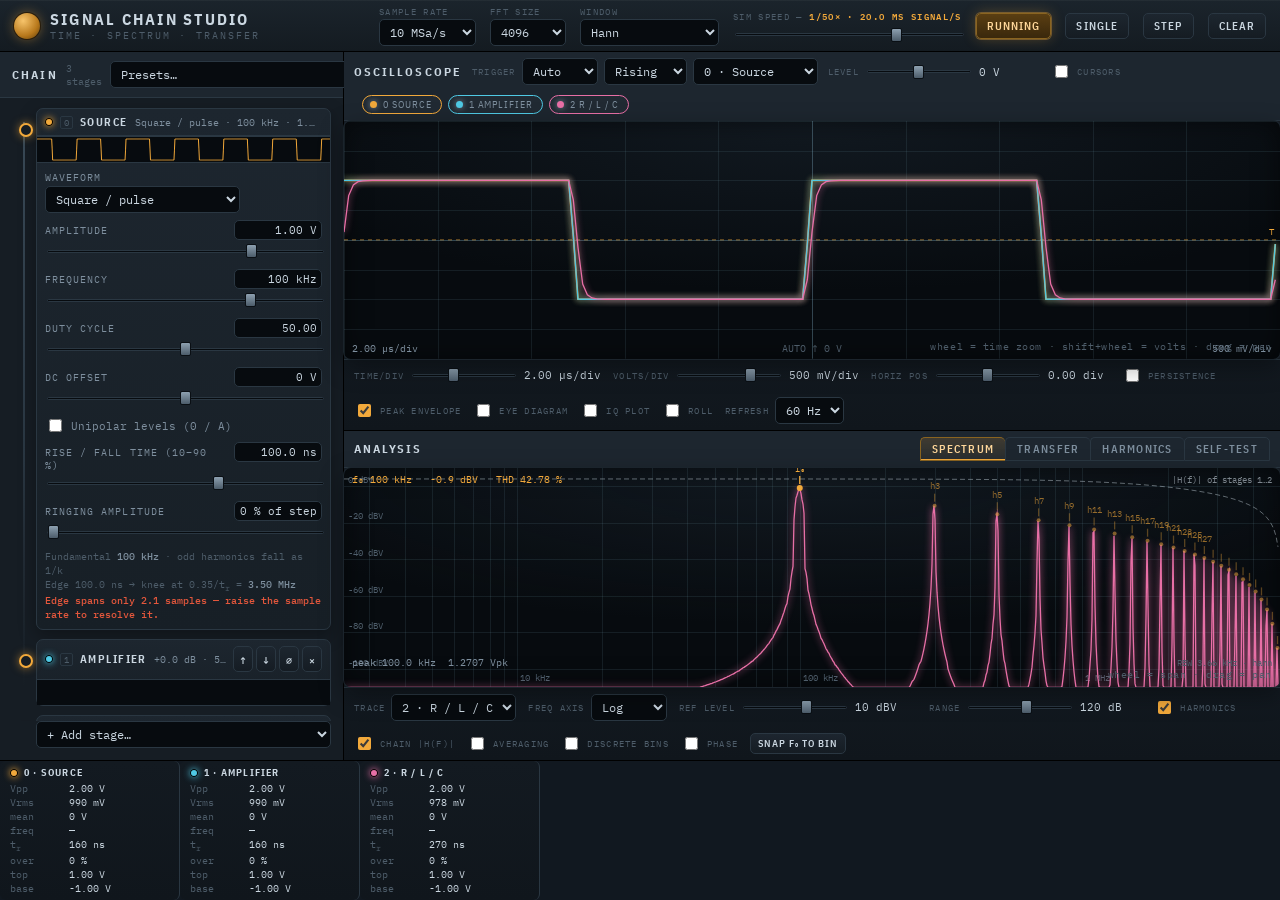
<file: rf-filters/index.html>
<!DOCTYPE html>
<html lang="en">
<head>
<meta charset="utf-8">
<meta name="viewport" content="width=device-width, initial-scale=1">
<title>Signal Chain Studio</title>
<link rel="preconnect" href="https://fonts.googleapis.com">
<link rel="preconnect" href="https://fonts.gstatic.com" crossorigin>
<link href="https://fonts.googleapis.com/css2?family=IBM+Plex+Mono:wght@400;500;600&family=IBM+Plex+Sans:wght@400;500;600&family=IBM+Plex+Sans+Condensed:wght@500;600;700&display=swap" rel="stylesheet">
<style>
:root{
  --chassis:#0E1216;
  --panel:#161D24;
  --panel-2:#1D262F;
  --rail:#2A3742;
  --rail-hi:#3A4A58;
  --screen:#070B0F;
  --ink:#CBD7E1;
  --ink-dim:#7E8F9E;
  --ink-faint:#4E5D6A;
  --amber:#F2A93B;
  --ch1:#F2A93B; --ch2:#4FC9E4; --ch3:#E86FA6; --ch4:#9C8CFF;
  --ch5:#7ED396; --ch6:#E4573C; --ch7:#C9D4DE; --ch8:#5AA9E6;
  --warn:#E4573C; --ok:#7ED396;
  --f-disp:'IBM Plex Sans Condensed',ui-sans-serif,system-ui,sans-serif;
  --f-body:'IBM Plex Sans',ui-sans-serif,system-ui,sans-serif;
  --f-data:'IBM Plex Mono',ui-monospace,'SF Mono',Menlo,monospace;
  --r:3px;
}
*{box-sizing:border-box}
html,body{margin:0;height:100%}
body{
  background:var(--chassis);
  color:var(--ink);
  font-family:var(--f-body);
  font-size:13px;
  -webkit-font-smoothing:antialiased;
  overflow:hidden;
}
button,input,select{font-family:inherit;color:inherit}
::-webkit-scrollbar{width:9px;height:9px}
::-webkit-scrollbar-track{background:var(--chassis)}
::-webkit-scrollbar-thumb{background:var(--rail);border-radius:9px}
::-webkit-scrollbar-thumb:hover{background:var(--rail-hi)}

.app{
  display:grid;
  height:100vh;
  grid-template-columns:344px minmax(0,1fr);
  grid-template-rows:auto minmax(0,1fr) auto;
  grid-template-areas:"head head" "rail main" "foot foot";
}

/* ---------- masthead ---------- */
.masthead{
  grid-area:head;display:flex;align-items:center;gap:18px;
  padding:0 14px;height:52px;
  background:linear-gradient(180deg,#1B242C,#141B21);
  border-bottom:1px solid #000;
  box-shadow:0 1px 0 rgba(255,255,255,.04) inset;
}
.brand{display:flex;align-items:center;gap:10px;min-width:0}
.mark{
  width:26px;height:26px;flex:0 0 26px;border-radius:50%;
  background:radial-gradient(circle at 35% 30%,#F7C46B,#B8791C 60%,#5C3B08);
  box-shadow:0 0 12px rgba(242,169,59,.45), 0 0 0 1px #000;
}
.brand h1{
  font-family:var(--f-disp);font-size:16px;letter-spacing:.14em;
  margin:0;font-weight:700;text-transform:uppercase;white-space:nowrap;
}
.brand .sub{
  margin:0;font-family:var(--f-data);font-size:9.5px;letter-spacing:.22em;
  color:var(--ink-faint);text-transform:uppercase;
}
.globals{display:flex;align-items:center;gap:14px;margin-left:auto;flex-wrap:wrap}
.gfield{display:flex;flex-direction:column;gap:2px}
.gfield>span{font-family:var(--f-data);font-size:8.5px;letter-spacing:.16em;color:var(--ink-faint);text-transform:uppercase}

/* ---------- generic controls ---------- */
select,input[type=text],input[type=number]{
  background:var(--screen);border:1px solid var(--rail);border-radius:var(--r);
  padding:4px 6px;font-family:var(--f-data);font-size:11.5px;
  outline:none;
}
select:focus-visible,input:focus-visible,button:focus-visible{
  outline:2px solid var(--amber);outline-offset:1px;
}
input[type=number]{-moz-appearance:textfield}
input[type=number]::-webkit-outer-spin-button,input[type=number]::-webkit-inner-spin-button{-webkit-appearance:none;margin:0}
.btn{
  background:linear-gradient(180deg,var(--panel-2),#151C23);
  border:1px solid var(--rail);border-radius:var(--r);
  padding:5px 10px;font-family:var(--f-disp);font-size:11px;letter-spacing:.1em;
  text-transform:uppercase;cursor:pointer;font-weight:600;
}
.btn:hover{border-color:var(--rail-hi);background:linear-gradient(180deg,#26313B,#1A2229)}
.btn.on{background:linear-gradient(180deg,#5A3E12,#3A280C);border-color:#8A6420;color:#FFD79A}
.btn.sm{padding:3px 7px;font-size:10px}
.btn.icon{padding:3px 6px;font-family:var(--f-data);letter-spacing:0}
.led{
  width:8px;height:8px;border-radius:50%;background:#0A0F14;
  box-shadow:0 0 0 1px #000 inset;flex:0 0 8px;
}
.led.on{box-shadow:0 0 0 1px #000 inset,0 0 7px currentColor;background:currentColor}

/* ---------- chain rail (signature) ---------- */
.rail-col{
  grid-area:rail;background:var(--panel);border-right:1px solid #000;
  display:flex;flex-direction:column;min-height:0;
}
.rail-head{
  display:flex;align-items:center;gap:8px;padding:9px 12px;
  border-bottom:1px solid var(--rail);background:var(--panel-2);
}
.rail-head h2{
  font-family:var(--f-disp);font-size:12px;letter-spacing:.18em;margin:0;
  text-transform:uppercase;color:var(--ink)
}
.rail-head .count{font-family:var(--f-data);font-size:10px;color:var(--ink-faint)}
.chain{
  list-style:none;margin:0;padding:10px 12px 14px 12px;overflow-y:auto;flex:1;
  position:relative;
}
/* the spine: a physical signal path down the rail */
.chain::before{
  content:'';position:absolute;left:23px;top:24px;bottom:34px;width:2px;
  background:linear-gradient(180deg,var(--rail-hi),var(--rail) 60%,transparent);
}
.stage{position:relative;padding-left:24px;margin-bottom:9px}
.stage::before{ /* node on the spine */
  content:'';position:absolute;left:7px;top:15px;width:10px;height:10px;border-radius:50%;
  background:var(--panel);border:2px solid var(--rail-hi);z-index:1;
}
.stage.live::before{border-color:var(--amber);box-shadow:0 0 8px rgba(242,169,59,.6)}
.stage.bypassed{opacity:.45}
.card{
  background:linear-gradient(180deg,#1D262F,#171F26);
  border:1px solid var(--rail);border-radius:var(--r);
}
.card-head{
  display:flex;align-items:center;gap:7px;padding:6px 8px;cursor:pointer;
  border-bottom:1px solid transparent;
}
.card.open .card-head{border-bottom-color:var(--rail)}
.card-head .kind{
  font-family:var(--f-disp);font-size:11px;letter-spacing:.13em;text-transform:uppercase;
  font-weight:700;
}
.card-head .tag{
  font-family:var(--f-data);font-size:9.5px;color:var(--ink-dim);
  white-space:nowrap;overflow:hidden;text-overflow:ellipsis;flex:1;min-width:0;
}
.card-head .idx{
  font-family:var(--f-data);font-size:9px;color:var(--ink-faint);
  border:1px solid var(--rail);border-radius:2px;padding:0 3px;
}
.spark{display:block;width:100%;height:26px;background:var(--screen);border-top:1px solid var(--rail)}
.card-body{padding:8px;display:none;border-top:1px solid var(--rail)}
.card.open .card-body{display:block}
.card-tools{display:flex;gap:3px;margin-left:auto;align-items:center}

/* parameter fields */
.f{margin-bottom:7px}
.f-lab{
  display:flex;justify-content:space-between;align-items:baseline;gap:6px;margin-bottom:2px;
}
.f-lab span{font-family:var(--f-data);font-size:9.5px;letter-spacing:.11em;color:var(--ink-dim);text-transform:uppercase}
.f-lab input{width:88px;text-align:right;padding:2px 4px;font-size:11px}
.f-row{display:flex;gap:6px}
.f-row>*{flex:1;min-width:0}
input[type=range]{
  -webkit-appearance:none;appearance:none;width:100%;height:16px;background:transparent;cursor:pointer;
}
input[type=range]::-webkit-slider-runnable-track{
  height:3px;background:var(--screen);border:1px solid var(--rail);border-radius:2px;
}
input[type=range]::-webkit-slider-thumb{
  -webkit-appearance:none;width:11px;height:14px;margin-top:-6.5px;border-radius:2px;
  background:linear-gradient(180deg,#8DA0B0,#4C5C6A);border:1px solid #0A0F14;
}
input[type=range]:hover::-webkit-slider-thumb{background:linear-gradient(180deg,#F7C46B,#B8791C)}
input[type=range]::-moz-range-track{height:3px;background:var(--screen);border:1px solid var(--rail)}
input[type=range]::-moz-range-thumb{width:11px;height:14px;border-radius:2px;background:#8DA0B0;border:1px solid #0A0F14}
.note{font-family:var(--f-data);font-size:9.5px;color:var(--ink-faint);line-height:1.45;margin:4px 0 0}
.note b{color:var(--ink-dim);font-weight:500}
.chk{display:flex;align-items:center;gap:6px;font-family:var(--f-data);font-size:10.5px;color:var(--ink-dim);margin:5px 0;cursor:pointer}
.chk input{accent-color:var(--amber)}
.add-zone{padding:0 12px 12px 36px}
.add-zone select{width:100%}

/* ---------- main panes ---------- */
.main{grid-area:main;display:grid;grid-template-rows:minmax(0,1.15fr) minmax(0,1fr);min-width:0;min-height:0}
.panel{display:flex;flex-direction:column;min-height:0;border-bottom:1px solid #000;background:var(--panel)}
.panel:last-child{border-bottom:none}
.panel-head{
  display:flex;align-items:center;gap:10px;padding:6px 10px;background:var(--panel-2);
  border-bottom:1px solid var(--rail);flex-wrap:wrap;
}
.panel-head h2{
  font-family:var(--f-disp);font-size:11.5px;letter-spacing:.18em;margin:0;text-transform:uppercase;
}
.screen-wrap{position:relative;flex:1;min-height:0;background:var(--screen);margin:0;overflow:hidden}
canvas{display:block;width:100%;height:100%;touch-action:none}
.ctl-bar{
  display:flex;gap:12px;align-items:center;padding:6px 10px;background:var(--panel);
  border-top:1px solid var(--rail);flex-wrap:wrap;
}
.ctl{display:flex;align-items:center;gap:6px}
.ctl>label{font-family:var(--f-data);font-size:9px;letter-spacing:.14em;color:var(--ink-faint);text-transform:uppercase}
.ctl input[type=range]{width:104px}
.ctl .val{font-family:var(--f-data);font-size:10.5px;color:var(--ink);min-width:62px}
.tabs{display:flex;gap:0;margin-left:auto}
.tab{
  background:transparent;border:1px solid var(--rail);border-right:none;padding:4px 11px;
  font-family:var(--f-disp);font-size:10.5px;letter-spacing:.12em;text-transform:uppercase;cursor:pointer;
  color:var(--ink-dim);font-weight:600;
}
.tab:last-child{border-right:1px solid var(--rail)}
.tab.on{background:#3A280C;border-color:#8A6420;color:#FFD79A}
.pane{display:none;flex:1;min-height:0;flex-direction:column}
.pane.on{display:flex}

/* ---------- footer measurements ---------- */
.meas{
  grid-area:foot;display:flex;gap:0;overflow-x:auto;background:#111820;
  border-top:1px solid #000;min-height:54px;
}
.mcard{
  border-right:1px solid var(--rail);padding:5px 10px;min-width:180px;flex:0 0 auto;
}
.mcard .mh{display:flex;align-items:center;gap:6px;margin-bottom:3px}
.mcard .mh b{font-family:var(--f-disp);font-size:10px;letter-spacing:.12em;text-transform:uppercase}
.mgrid{display:grid;grid-template-columns:repeat(3,auto);gap:1px 12px;font-family:var(--f-data);font-size:10px}
.mgrid i{color:var(--ink-faint);font-style:normal}
.mgrid u{text-decoration:none;color:var(--ink)}

/* ---------- self test ---------- */
.tests{padding:10px 12px;overflow:auto;font-family:var(--f-data);font-size:11.5px;flex:1}
.tests table{border-collapse:collapse;width:100%}
.tests th{
  text-align:left;font-family:var(--f-disp);font-size:10px;letter-spacing:.14em;
  color:var(--ink-faint);text-transform:uppercase;border-bottom:1px solid var(--rail);padding:4px 6px;font-weight:600;
}
.tests td{padding:3px 6px;border-bottom:1px solid #1B242C;vertical-align:top}
.tests td.st{width:52px;font-weight:600}
.pass{color:var(--ok)} .fail{color:var(--warn)}
.summary{
  display:flex;gap:14px;align-items:center;padding:8px 12px;background:var(--panel-2);
  border-bottom:1px solid var(--rail);font-family:var(--f-data);font-size:11px;
}
.badge{padding:2px 8px;border-radius:2px;font-weight:600;letter-spacing:.08em}
.badge.pass{background:#17301F;border:1px solid #2E5A3B}
.badge.fail{background:#331714;border:1px solid #6A2A20}

.hint{
  position:absolute;right:8px;bottom:6px;font-family:var(--f-data);font-size:9.5px;
  color:var(--ink-faint);pointer-events:none;letter-spacing:.06em;
}

@media (max-width:1000px){
  .app{grid-template-columns:1fr;grid-template-rows:auto auto minmax(0,1fr) auto;
       grid-template-areas:"head" "rail" "main" "foot";overflow:auto}
  .rail-col{border-right:none;border-bottom:1px solid #000;max-height:46vh}
  .main{min-height:70vh}
  body{overflow:auto}
}
@media (prefers-reduced-motion:reduce){*{animation:none!important;transition:none!important}}

/* ---------- polish pass ---------- */
*{-webkit-font-smoothing:antialiased}
::selection{background:rgba(242,169,59,.3)}
::-webkit-scrollbar{width:9px;height:9px}
::-webkit-scrollbar-track{background:transparent}
::-webkit-scrollbar-thumb{background:#26313B;border-radius:5px;border:2px solid #10151A}
::-webkit-scrollbar-thumb:hover{background:#33414D}
header.mast{
  background:linear-gradient(180deg,#131A21 0%,#0E1216 100%);
  border-bottom:1px solid #1E2830;
  box-shadow:0 1px 0 rgba(255,255,255,.03) inset,0 4px 18px rgba(0,0,0,.35);
}
.screen-wrap{
  border-radius:7px;overflow:hidden;
  background:
    radial-gradient(120% 130% at 50% 0%,rgba(38,52,66,.35) 0%,rgba(10,14,18,0) 55%),
    var(--screen);
  box-shadow:0 0 0 1px #1B242C,0 0 26px rgba(0,0,0,.5) inset,0 8px 24px rgba(0,0,0,.35);
}
.btn{
  border-radius:5px;transition:background .12s,border-color .12s,box-shadow .12s,transform .05s;
}
.btn:hover{border-color:#3A4956;background:#1A222B}
.btn:active{transform:translateY(1px)}
.btn.on{box-shadow:0 0 0 1px rgba(242,169,59,.35),0 0 14px rgba(242,169,59,.28)}
select,input[type=text]{
  border-radius:5px;transition:border-color .12s,box-shadow .12s;
}
select:hover,input[type=text]:hover{border-color:#3A4956}
select:focus,input[type=text]:focus{box-shadow:0 0 0 2px rgba(242,169,59,.25)}
input[type=range]{accent-color:var(--amber);height:14px}
.tab{border-radius:5px 5px 0 0;transition:color .12s,background .12s}
.tab:hover{color:var(--ink)}
.tab.on{background:linear-gradient(180deg,rgba(242,169,59,.16),rgba(242,169,59,.05));box-shadow:0 -1px 0 var(--amber) inset}
.card{border-radius:7px;transition:border-color .15s,box-shadow .15s}
.card:hover{border-color:#2C3945}
.card.open{box-shadow:0 6px 18px rgba(0,0,0,.3)}
.card-head{transition:background .12s}
.card-head:hover{background:rgba(255,255,255,.025)}
.mcard{border-radius:6px;background:linear-gradient(180deg,#131A21,#10161C)}
.chips{display:flex;gap:6px;align-items:center;flex-wrap:wrap;margin-left:8px}
.chip{
  display:inline-flex;align-items:center;gap:6px;padding:2px 9px 2px 7px;
  border:1px solid;border-radius:11px;cursor:pointer;user-select:none;
  font-family:var(--f-disp);font-size:9.5px;letter-spacing:.1em;text-transform:uppercase;
  color:var(--ink-dim);background:rgba(255,255,255,.02);
  transition:opacity .12s,background .12s,color .12s;
}
.chip:hover{background:rgba(255,255,255,.06);color:var(--ink)}
.chip i{width:7px;height:7px;border-radius:50%;display:inline-block;box-shadow:0 0 6px currentColor}
.chip.off{opacity:.32;filter:saturate(.3)}
.summary,.ctl-bar{background:linear-gradient(180deg,#121920,#10161C)}
.badge.pass{box-shadow:0 0 10px rgba(93,192,127,.3)}
.badge.fail{box-shadow:0 0 10px rgba(228,87,60,.35)}
</style>
</head>
<body>
<div class="app">
  <header class="masthead">
    <div class="brand">
      <div class="mark" aria-hidden="true"></div>
      <div>
        <h1>Signal Chain Studio</h1>
        <p class="sub">time · spectrum · transfer</p>
      </div>
    </div>
    <div class="globals">
      <div class="gfield"><span>Sample rate</span>
        <select id="fsSel">
          <option value="100000">100 kSa/s</option>
          <option value="1000000">1 MSa/s</option>
          <option value="10000000" selected>10 MSa/s</option>
          <option value="100000000">100 MSa/s</option>
          <option value="1000000000">1 GSa/s</option>
        </select>
      </div>
      <div class="gfield"><span>FFT size</span>
        <select id="fftSel">
          <option>1024</option><option>2048</option><option selected>4096</option>
          <option>8192</option><option>16384</option><option>32768</option>
          <option>65536</option><option>131072</option>
        </select>
      </div>
      <div class="gfield"><span>Window</span>
        <select id="winSel">
          <option value="hann" selected>Hann</option>
          <option value="hamming">Hamming</option>
          <option value="blackmanharris">Blackman-Harris</option>
          <option value="flattop">Flat-top</option>
          <option value="rect">Rectangular</option>
        </select>
      </div>
      <div class="gfield" style="min-width:190px"><span>Sim speed — <b id="speedV" style="color:var(--amber);font-weight:600">1/50×</b></span>
        <input type="range" id="speedSel" min="0" max="1000" step="1" value="717" title="how fast simulated time runs against wall-clock time">
      </div>
      <button class="btn on" id="runBtn">Running</button>
      <button class="btn" id="singleBtn" title="arm, capture one triggered sweep, stop">Single</button>
      <button class="btn" id="stepBtn" title="advance one division while paused">Step</button>
      <button class="btn" id="clearBtn">Clear</button>
    </div>
  </header>

  <aside class="rail-col">
    <div class="rail-head">
      <h2>Chain</h2>
      <span class="count" id="chainCount"></span>
      <div style="margin-left:auto;display:flex;gap:4px">
        <button class="btn sm" id="presetBtn">Presets</button>
      </div>
    </div>
    <ol class="chain" id="chain"></ol>
    <div class="add-zone">
      <select id="addSel">
        <option value="">+ Add stage…</option>
        <option value="gain">Amplifier / attenuator (dB, Z)</option>
        <option value="filter">Filter (bandwidth limits)</option>
        <option value="passive">Passive R / L / C network</option>
        <option value="noise">Noise injection</option>
        <option value="bwlimit">Bandwidth limit (component rating)</option>
      </select>
    </div>
  </aside>

  <div class="main">
    <section class="panel">
      <div class="panel-head">
        <h2>Oscilloscope</h2>
        <div class="ctl">
          <label for="trigSel">Trigger</label>
          <select id="trigSel"><option value="auto" selected>Auto</option><option value="normal">Normal</option><option value="off">Off</option></select>
          <select id="trigEdge"><option value="1">Rising</option><option value="-1">Falling</option></select>
          <select id="trigSrc"></select>
        </div>
        <div class="ctl"><label for="trigLvl">Level</label><input type="range" id="trigLvl" min="-5" max="5" step="0.001" value="0"><span class="val" id="trigLvlV">0.000 V</span></div>
        <div class="ctl"><label class="chk" style="margin:0"><input type="checkbox" id="curOn"> Cursors</label></div>
        <div class="chips" id="traceChips" title="click to show / hide a trace"></div>
      </div>
      <div class="screen-wrap">
        <canvas id="scopeCv"></canvas>
        <div class="hint">wheel = time zoom · shift+wheel = volts · drag = pan</div>
      </div>
      <div class="ctl-bar">
        <div class="ctl"><label for="tdiv">Time/div</label><input type="range" id="tdiv" min="0" max="1000" step="1" value="520"><span class="val" id="tdivV"></span></div>
        <div class="ctl"><label for="vdiv">Volts/div</label><input type="range" id="vdiv" min="0" max="1000" step="1" value="500"><span class="val" id="vdivV"></span></div>
        <div class="ctl"><label for="hpos">Horiz pos</label><input type="range" id="hpos" min="-5" max="5" step="0.01" value="0"><span class="val" id="hposV"></span></div>
        <div class="ctl"><label class="chk" style="margin:0"><input type="checkbox" id="persist"> Persistence</label></div>
        <div class="ctl"><label class="chk" style="margin:0"><input type="checkbox" id="envMode" checked> Peak envelope</label></div>
        <div class="ctl"><label class="chk" style="margin:0"><input type="checkbox" id="eyeMode"> Eye diagram</label></div>
        <div class="ctl"><label class="chk" style="margin:0"><input type="checkbox" id="iqMode"> IQ plot</label></div>
        <div class="ctl"><label class="chk" style="margin:0"><input type="checkbox" id="rollMode"> Roll</label></div>
        <div class="ctl"><label for="fpsSel">Refresh</label><select id="fpsSel">
          <option value="60" selected>60 Hz</option><option value="30">30 Hz</option><option value="10">10 Hz</option>
          <option value="5">5 Hz</option><option value="2">2 Hz</option><option value="1">1 Hz</option>
        </select></div>
      </div>
    </section>

    <section class="panel">
      <div class="panel-head">
        <h2 id="anaTitle">Analysis</h2>
        <div class="tabs">
          <button class="tab on" data-pane="specPane">Spectrum</button>
          <button class="tab" data-pane="tfPane">Transfer</button>
          <button class="tab" data-pane="harmPane">Harmonics</button>
          <button class="tab" data-pane="testPane">Self-test</button>
        </div>
      </div>

      <div class="pane on" id="specPane">
        <div class="screen-wrap"><canvas id="specCv"></canvas>
          <div class="hint">wheel = span · drag = pan</div>
        </div>
        <div class="ctl-bar">
          <div class="ctl"><label for="specSrc">Trace</label><select id="specSrc"></select></div>
          <div class="ctl"><label for="specLog">Freq axis</label><select id="specLog"><option value="log" selected>Log</option><option value="lin">Linear</option></select></div>
          <div class="ctl"><label for="specRef">Ref level</label><input type="range" id="specRef" min="-40" max="40" step="1" value="10"><span class="val" id="specRefV"></span></div>
          <div class="ctl"><label for="specRange">Range</label><input type="range" id="specRange" min="40" max="180" step="5" value="120"><span class="val" id="specRangeV"></span></div>
          <div class="ctl"><label class="chk" style="margin:0"><input type="checkbox" id="showHarm" checked> Harmonics</label></div>
          <div class="ctl"><label class="chk" style="margin:0"><input type="checkbox" id="showMask" checked> Chain |H(f)|</label></div>
          <div class="ctl"><label class="chk" style="margin:0"><input type="checkbox" id="specAvg"> Averaging</label></div>
          <div class="ctl"><label class="chk" style="margin:0"><input type="checkbox" id="specStem"> Discrete bins</label></div>
          <div class="ctl"><label class="chk" style="margin:0"><input type="checkbox" id="specPhase"> Phase</label></div>
          <button class="btn sm" id="snapBin" title="set the source frequency to the nearest FFT bin centre (coherent sampling): leakage vanishes and a pure tone becomes a single spike">Snap f&#8320; to bin</button>
        </div>
      </div>

      <div class="pane" id="tfPane">
        <div class="screen-wrap"><canvas id="tfCv"></canvas>
          <div class="hint">solid = total · faint = per stage</div>
        </div>
        <div class="ctl-bar">
          <div class="ctl"><label class="chk" style="margin:0"><input type="checkbox" id="tfPhase" checked> Phase</label></div>
          <div class="ctl"><label class="chk" style="margin:0"><input type="checkbox" id="tfStages" checked> Per-stage</label></div>
          <div class="ctl"><label class="chk" style="margin:0"><input type="checkbox" id="tfMarkers" checked> −3 dB markers</label></div>
          <div class="ctl"><label class="chk" style="margin:0"><input type="checkbox" id="tfHarm" checked> Harmonic ticks</label></div>
          <span class="val" id="tfReadout" style="font-family:var(--f-data);font-size:10.5px;color:var(--ink-dim)"></span>
        </div>
      </div>

      <div class="pane" id="harmPane">
        <div class="screen-wrap"><canvas id="harmCv"></canvas>
          <div class="hint">the filtered output is the harmonics, each scaled by |H|</div>
        </div>
        <div class="ctl-bar">
          <div class="ctl"><label for="harmN">Harmonics</label><input type="range" id="harmN" min="1" max="49" step="1" value="15"><span class="val" id="harmNV">15</span></div>
          <div class="ctl"><label class="chk" style="margin:0"><input type="checkbox" id="harmParts" checked> Individual harmonics</label></div>
          <div class="ctl"><label class="chk" style="margin:0"><input type="checkbox" id="harmSum" checked> Fourier sum (input)</label></div>
          <div class="ctl"><label class="chk" style="margin:0"><input type="checkbox" id="harmPred" checked> Predicted output (Σ aₖ·H)</label></div>
          <div class="ctl"><label class="chk" style="margin:0"><input type="checkbox" id="harmMeas" checked> Measured output</label></div>
        </div>
        <div class="tests" id="harmTable" style="max-height:150px"></div>
      </div>

      <div class="pane" id="testPane">
        <div class="summary">
          <button class="btn sm" id="runTests">Run self-test</button>
          <span id="testBadge"></span>
          <span id="testMeta" style="color:var(--ink-faint)"></span>
        </div>
        <div class="tests" id="testOut"></div>
      </div>
    </section>
  </div>

  <footer class="meas" id="meas"></footer>
</div>
<script>
/* =================================================================
   SIGNAL CHAIN STUDIO — DSP core
   Pure, DOM-free. Extracted verbatim by the QA harness (qa/run_qa.sh)
   and cross-checked against numpy/scipy references.
   ================================================================= */
// ==== DSP-CORE-BEGIN ====
var DSP = (function () {
'use strict';
var TAU = 2 * Math.PI;

/* ---------------- scalar helpers ---------------- */
function db(x) { return 20 * Math.log10(Math.max(Math.abs(x), 1e-30)); }
function undb(d) { return Math.pow(10, d / 20); }
function clamp(x, a, b) { return x < a ? a : (x > b ? b : x); }

/* ---------------- FFT (iterative radix-2, in place) ---------------- */
function fft(re, im) {
  var n = re.length, i, j, bit, len, k, t;
  for (i = 1, j = 0; i < n; i++) {
    for (bit = n >> 1; j & bit; bit >>= 1) j ^= bit;
    j ^= bit;
    if (i < j) { t = re[i]; re[i] = re[j]; re[j] = t; t = im[i]; im[i] = im[j]; im[j] = t; }
  }
  for (len = 2; len <= n; len <<= 1) {
    var half = len >> 1, ang = -TAU / len;
    for (i = 0; i < n; i += len) {
      for (k = 0; k < half; k++) {
        var cr = Math.cos(ang * k), ci = Math.sin(ang * k);
        var ur = re[i + k], ui = im[i + k];
        var xr = re[i + k + half], xi = im[i + k + half];
        var vr = xr * cr - xi * ci, vi = xr * ci + xi * cr;
        re[i + k] = ur + vr; im[i + k] = ui + vi;
        re[i + k + half] = ur - vr; im[i + k + half] = ui - vi;
      }
    }
  }
}

/* ---------------- windows (periodic) ---------------- */
var WINDOWS = {
  rect:           { cg: 1.0,     enbw: 1.000000, f: function (i, N) { return 1; } },
  hann:           { cg: 0.5,     enbw: 1.500000, f: function (i, N) { return 0.5 - 0.5 * Math.cos(TAU * i / N); } },
  hamming:        { cg: 0.54,    enbw: 1.362826, f: function (i, N) { return 0.54 - 0.46 * Math.cos(TAU * i / N); } },
  blackmanharris: { cg: 0.35875, enbw: 2.004353, f: function (i, N) {
      return 0.35875 - 0.48829 * Math.cos(TAU * i / N) + 0.14128 * Math.cos(2 * TAU * i / N) - 0.01168 * Math.cos(3 * TAU * i / N); } },
  flattop:        { cg: 0.21557895, enbw: 3.770246, f: function (i, N) {
      return 0.21557895 - 0.41663158 * Math.cos(TAU * i / N) + 0.277263158 * Math.cos(2 * TAU * i / N)
           - 0.083578947 * Math.cos(3 * TAU * i / N) + 0.006947368 * Math.cos(4 * TAU * i / N); } }
};
function windowVec(name, N) {
  var w = WINDOWS[name] || WINDOWS.hann, v = new Float64Array(N);
  for (var i = 0; i < N; i++) v[i] = w.f(i, N);
  return { v: v, cg: w.cg, enbw: w.enbw };
}

/* Single-sided amplitude spectrum.
   ampl[k] = peak-volt amplitude of a tone in bin k. magDb = dBV (RMS ref 1 V). */
function spectrum(x, fs, winName) {
  var N = x.length;
  var w = windowVec(winName || 'hann', N);
  var re = new Float64Array(N), im = new Float64Array(N), i;
  for (i = 0; i < N; i++) re[i] = x[i] * w.v[i];
  fft(re, im);
  var half = (N >> 1) + 1;
  var ampl = new Float64Array(half), magDb = new Float64Array(half);
  var scale = 2 / (N * w.cg);
  for (i = 0; i < half; i++) {
    var m = Math.sqrt(re[i] * re[i] + im[i] * im[i]) * scale;
    if (i === 0 || i === N / 2) m *= 0.5;
    ampl[i] = m;
    magDb[i] = db(m / Math.SQRT2);
  }
  return { ampl: ampl, magDb: magDb, re: re, im: im, df: fs / N, n: half, fs: fs, N: N, enbw: w.enbw, win: winName || 'hann' };
}

/* Amplitude of a tone at frequency f, independent of bin alignment.
   Power-sums the main lobe and divides by the window ENBW — removes the
   scalloping loss that plain peak-picking suffers (up to 1.4 dB for Hann). */
function toneAmplitude(sp, f, halfSpan) {
  var bin = f / sp.df, c = Math.round(bin);
  var span = halfSpan || Math.ceil(2 * sp.enbw) + 1;
  var lo = Math.max(0, c - span), hi = Math.min(sp.n - 1, c + span), acc = 0;
  for (var i = lo; i <= hi; i++) acc += sp.ampl[i] * sp.ampl[i];
  return Math.sqrt(acc / sp.enbw);
}

/* ---------------- biquad ---------------- */
function bq(b0, b1, b2, a1, a2) { return { b0: b0, b1: b1, b2: b2, a1: a1, a2: a2, z1: 0, z2: 0 }; }
function bqReset(s) {
  if (s.fir) { s.buf.fill(0); s.pos = 0; return s; }
  s.z1 = 0; s.z2 = 0; return s;
}
function bqStep(s, x) {                       /* transposed direct form II */
  if (s.fir) {
    var b = s.buf, hh = s.h, L = hh.length;
    b[s.pos] = x;
    var acc = 0, idx = s.pos;
    for (var i2 = 0; i2 < L; i2++) { acc += hh[i2] * b[idx]; idx = idx ? idx - 1 : L - 1; }
    s.pos = (s.pos + 1) % L;
    return acc;
  }
  var y = s.b0 * x + s.z1;
  s.z1 = s.b1 * x - s.a1 * y + s.z2;
  s.z2 = s.b2 * x - s.a2 * y;
  return y;
}
/* H(e^{jw}) for one section; w in rad/sample */
function bqResp(s, w) {
  if (s.fir) {
    var re = 0, im = 0;
    for (var n2 = 0; n2 < s.h.length; n2++) { re += s.h[n2] * Math.cos(w * n2); im -= s.h[n2] * Math.sin(w * n2); }
    return { re: re, im: im };
  }
  var c1 = Math.cos(-w), s1 = Math.sin(-w), c2 = Math.cos(-2 * w), s2 = Math.sin(-2 * w);
  var nr = s.b0 + s.b1 * c1 + s.b2 * c2, ni = s.b1 * s1 + s.b2 * s2;
  var dr = 1 + s.a1 * c1 + s.a2 * c2, di = s.a1 * s1 + s.a2 * s2;
  var d = dr * dr + di * di;
  return { re: (nr * dr + ni * di) / d, im: (ni * dr - nr * di) / d };
}
function cascadeResp(sections, w) {
  var re = 1, im = 0;
  for (var i = 0; i < sections.length; i++) {
    var h = bqResp(sections[i], w);
    var r = re * h.re - im * h.im; im = re * h.im + im * h.re; re = r;
  }
  return { re: re, im: im };
}
function cmag(c) { return Math.sqrt(c.re * c.re + c.im * c.im); }
function cphase(c) { return Math.atan2(c.im, c.re); }

/* ---------------- RBJ designs ---------------- */
function rbj(kind, fs, f0, Q) {
  f0 = clamp(f0, 1e-6, fs * 0.4999);
  var w0 = TAU * f0 / fs, cw = Math.cos(w0), sw = Math.sin(w0), al = sw / (2 * Q);
  var b0, b1, b2, a0, a1, a2;
  if (kind === 'lp')      { b0 = (1 - cw) / 2; b1 = 1 - cw;   b2 = b0; }
  else if (kind === 'hp') { b0 = (1 + cw) / 2; b1 = -(1 + cw); b2 = b0; }
  else if (kind === 'bp') { b0 = al;           b1 = 0;         b2 = -al; }
  else                    { b0 = 1;            b1 = -2 * cw;   b2 = 1; }   /* notch */
  a0 = 1 + al; a1 = -2 * cw; a2 = 1 - al;
  return bq(b0 / a0, b1 / a0, b2 / a0, a1 / a0, a2 / a0);
}
/* first-order LP/HP via bilinear with prewarp (exact -3 dB at f0) */
function onePole(kind, fs, f0) {
  f0 = clamp(f0, 1e-6, fs * 0.4999);
  var K = 1 / Math.tan(Math.PI * f0 / fs);
  if (kind === 'lp') { var a = 1 / (1 + K); return bq(a, a, 0, (1 - K) / (1 + K), 0); }
  var g = K / (1 + K); return bq(g, -g, 0, (1 - K) / (1 + K), 0);
}
/* Butterworth cascade, order n>=1 */
function butterQ(order, k) {
  /* k = 0 .. floor(order/2)-1.  Odd orders also carry one real pole (Q-less). */
  return (order % 2)
    ? 1 / (2 * Math.cos(Math.PI * (k + 1) / order))
    : 1 / (2 * Math.cos(Math.PI * (2 * k + 1) / (2 * order)));
}
function butter(kind, fs, f0, order) {
  order = Math.max(1, Math.min(16, Math.round(order)));
  var out = [], k;
  if (order % 2) out.push(onePole(kind, fs, f0));
  for (k = 0; k < Math.floor(order / 2); k++) out.push(rbj(kind, fs, f0, butterQ(order, k)));
  return out;
}

/* windowed-sinc linear-phase FIR (Hamming). Symmetric taps => the phase is
   exactly -w*(taps-1)/2: every frequency is delayed by the SAME (taps-1)/2
   samples, so the filter is a pure delay in time - shape is preserved. */
function firSinc(kind, fs, flo, fhi, taps) {
  taps = Math.max(11, Math.round(taps)); if (taps % 2 === 0) taps++;
  var M = (taps - 1) / 2;
  function lp(fc) {
    fc = Math.max(1e-6, Math.min(fc, fs * 0.4999));
    var h = new Float64Array(taps), n, sum = 0, x;
    for (n = 0; n < taps; n++) {
      x = n - M;
      h[n] = (x === 0) ? 2 * fc / fs : Math.sin(TAU * fc / fs * x) / (Math.PI * x);
      h[n] *= 0.54 - 0.46 * Math.cos(TAU * n / (taps - 1));
      sum += h[n];
    }
    for (n = 0; n < taps; n++) h[n] /= sum;
    return h;
  }
  var h, i, A, B;
  if (kind === 'lp') h = lp(fhi);
  else if (kind === 'hp') { h = lp(flo); for (i = 0; i < taps; i++) h[i] = -h[i]; h[M] += 1; }
  else if (kind === 'bp') { A = lp(fhi); B = lp(flo); h = new Float64Array(taps); for (i = 0; i < taps; i++) h[i] = A[i] - B[i]; }
  else { A = lp(fhi); B = lp(flo); h = new Float64Array(taps); for (i = 0; i < taps; i++) h[i] = B[i] - A[i]; h[M] += 1; }
  return { fir: true, h: h, buf: new Float64Array(taps), pos: 0 };
}

/* ---------------- bilinear transform of an analog biquad ----------------
   H(s) = (B2 s^2 + B1 s + B0) / (A2 s^2 + A1 s + A0), prewarped at fw Hz  */
function bilinear(B2, B1, B0, A2, A1, A0, fs, fw) {
  var K;
  if (fw && fw > 0 && fw < fs * 0.4999) { var w = TAU * fw; K = w / Math.tan(w / (2 * fs)); }
  else K = 2 * fs;
  var K2 = K * K;
  var b0 = B2 * K2 + B1 * K + B0, b1 = 2 * B0 - 2 * B2 * K2, b2 = B2 * K2 - B1 * K + B0;
  var a0 = A2 * K2 + A1 * K + A0, a1 = 2 * A0 - 2 * A2 * K2, a2 = A2 * K2 - A1 * K + A0;
  return bq(b0 / a0, b1 / a0, b2 / a0, a1 / a0, a2 / a0);
}

/* ---------------- passive R/L/C networks ----------------
   R in ohm, L in henry, C in farad. Returns { sections, info }.       */
function passive(topo, R, L, C, fs) {
  R = Math.max(R, 1e-9);
  var f0, Q, sec, info;
  switch (topo) {
    case 'rc_lp':                                   /* series R, shunt C */
      f0 = 1 / (TAU * R * C);
      sec = [bilinear(0, 0, 1, 0, R * C, 1, fs, f0)];
      info = { label: 'RC low-pass', fc: f0, Q: null, slope: '−20 dB/dec' }; break;
    case 'cr_hp':                                   /* series C, shunt R */
      f0 = 1 / (TAU * R * C);
      sec = [bilinear(0, R * C, 0, 0, R * C, 1, fs, f0)];
      info = { label: 'CR high-pass', fc: f0, Q: null, slope: '+20 dB/dec' }; break;
    case 'lr_lp':                                   /* series L, shunt R */
      f0 = R / (TAU * L);
      sec = [bilinear(0, 0, 1, 0, L / R, 1, fs, f0)];
      info = { label: 'LR low-pass', fc: f0, Q: null, slope: '−20 dB/dec' }; break;
    case 'rl_hp':                                   /* series R, shunt L */
      f0 = R / (TAU * L);
      sec = [bilinear(0, L / R, 0, 0, L / R, 1, fs, f0)];
      info = { label: 'RL high-pass', fc: f0, Q: null, slope: '+20 dB/dec' }; break;
    case 'rlc_lp':                                  /* series RLC, out across C */
      f0 = 1 / (TAU * Math.sqrt(L * C)); Q = Math.sqrt(L / C) / R;
      sec = [bilinear(0, 0, 1, L * C, R * C, 1, fs, f0)];
      info = { label: 'Series RLC → C (LP)', fc: f0, Q: Q, slope: '−40 dB/dec' }; break;
    case 'rlc_bp':                                  /* out across R */
      f0 = 1 / (TAU * Math.sqrt(L * C)); Q = Math.sqrt(L / C) / R;
      sec = [bilinear(0, R * C, 0, L * C, R * C, 1, fs, f0)];
      info = { label: 'Series RLC → R (BP)', fc: f0, Q: Q, slope: 'BW = f₀/Q' }; break;
    case 'rlc_hp':                                  /* out across L */
      f0 = 1 / (TAU * Math.sqrt(L * C)); Q = Math.sqrt(L / C) / R;
      sec = [bilinear(L * C, 0, 0, L * C, R * C, 1, fs, f0)];
      info = { label: 'Series RLC → L (HP)', fc: f0, Q: Q, slope: '+40 dB/dec' }; break;
    case 'notch':                                   /* series R, shunt L+C in series */
      f0 = 1 / (TAU * Math.sqrt(L * C)); Q = Math.sqrt(L / C) / R;
      sec = [bilinear(L * C, 0, 1, L * C, R * C, 1, fs, f0)];
      info = { label: 'Series-LC trap (notch)', fc: f0, Q: Q, slope: 'null at f₀' }; break;
    default:
      sec = [bq(1, 0, 0, 0, 0)]; info = { label: 'through', fc: null, Q: null, slope: '' };
  }
  if (info.fc) {
    info.aliased = info.fc >= fs / 2;              /* resonance above Nyquist: meaningless */
    info.warped = info.fc > fs / 20;               /* response away from fc drifts from the analog network */
  }
  return { sections: sec, info: info };
}

/* ---------------- edge shaping ----------------
   g(u) = u − sin(2πu)/2π  (integrated Hann): C1-continuous, no overshoot.
   Its 10–90 % rise spans EDGE_K of the transition window.               */
var EDGE_K = 0.482188328;   /* solved from g(u)=0.1 / 0.9 */
function edgeShape(u) { return u <= 0 ? 0 : (u >= 1 ? 1 : u - Math.sin(TAU * u) / TAU); }
function riseToWindow(tr, fs) { return Math.max(1e-9, tr * fs / EDGE_K); }  /* in samples */

/* ---------------- PRBS ---------------- */
var PRBS_TAPS = { 7: 6, 9: 5, 11: 9, 15: 14, 23: 18, 31: 28 };
function prbsInit(order) { return { order: order, mask: (Math.pow(2, order) - 1), reg: (Math.pow(2, order) - 1) }; }
function prbsNext(p) {
  var n = p.order, k = PRBS_TAPS[n] || (n - 1);
  var b = (((p.reg >>> (n - 1)) ^ (p.reg >>> (k - 1))) & 1);
  p.reg = ((p.reg * 2) + b) % (p.mask + 1);
  return b;
}

/* ---------------- noise ---------------- */
function gauss(state) {                       /* Box–Muller with cache */
  if (state.spare !== null && state.spare !== undefined) { var s = state.spare; state.spare = null; return s; }
  var u, v, r;
  do { u = Math.random() * 2 - 1; v = Math.random() * 2 - 1; r = u * u + v * v; } while (r >= 1 || r === 0);
  var f = Math.sqrt(-2 * Math.log(r) / r);
  state.spare = v * f;
  return u * f;
}
function pinkInit() { return { b0: 0, b1: 0, b2: 0, spare: null }; }
function pinkNext(st) {                       /* Kellet 3-pole approximation */
  var white = gauss(st);
  st.b0 = 0.99765 * st.b0 + white * 0.0990460;
  st.b1 = 0.96300 * st.b1 + white * 0.2965164;
  st.b2 = 0.57000 * st.b2 + white * 1.0526913;
  return (st.b0 + st.b1 + st.b2 + white * 0.1848) * 0.2201;  /* ≈ unit RMS */
}

/* ---------------- source generator ----------------
   cfg: { wave, amp, freq, offset, duty, bitrate, carrier, prbsOrder,
          rise, ringAmp, ringFreq, ringDecay, unipolar, f2, amp2, noiseRms } */
function makeSource(cfg, fs) {
  var s = {
    cfg: cfg, fs: fs, n: 0, phase: 0, bitPhase: 0,
    prbs: prbsInit(cfg.prbsOrder || 7), bit: 0,
    lvl: 0, target: 0, v0: 0, v1: 0, u: 1, win: 1,
    zr: 0, zi: 0, rnd: { spare: null }
  };
  s.target = null;
  return s;
}
function sourceLevel(s, cfg) {                /* ideal (unshaped) logic level */
  switch (cfg.wave) {
    case 'square': return s.phase < (cfg.duty / 100) ? 1 : (cfg.unipolar ? 0 : -1);
    case 'prbs':   return cfg.unipolar ? s.bit : (s.bit ? 1 : -1);
    case 'ook':    return s.bit;
    default: return 0;
  }
}
function isLevelWave(w) { return w === 'square' || w === 'prbs' || w === 'ook'; }

function sourceRender(s, out, count) {
  var cfg = s.cfg, fs = s.fs, i;
  var dphi = cfg.freq / fs;
  var dbit = (cfg.bitrate || 1e3) / fs;
  var winSamp = riseToWindow(Math.max(cfg.rise || 0, 1e-15), fs);
  var du = 1 / winSamp;
  var ringOn = (cfg.ringAmp || 0) > 0 && (cfg.ringFreq || 0) > 0;
  var rw = TAU * (cfg.ringFreq || 0) / fs;
  var rdec = Math.exp(-1 / Math.max(1e-6, (cfg.ringDecay || 1e-6) * fs));
  var rc = Math.cos(rw), rs = Math.sin(rw);
  var levelWave = isLevelWave(cfg.wave);

  for (i = 0; i < count; i++) {
    var y = 0;
    if (levelWave) {
      /* advance bit clock for prbs/ook */
      if (cfg.wave === 'prbs' || cfg.wave === 'ook') {
        s.bitPhase += dbit;
        if (s.bitPhase >= 1 || s.target === null) { s.bitPhase -= Math.floor(s.bitPhase); s.bit = prbsNext(s.prbs); }
      }
      var tgt = sourceLevel(s, cfg);
      if (s.target === null) { s.target = tgt; s.v0 = tgt; s.v1 = tgt; s.u = 1; }
      if (tgt !== s.target) {
        var cur = s.v0 + (s.v1 - s.v0) * edgeShape(s.u);
        s.v0 = cur; s.v1 = tgt; s.u = du; s.target = tgt;   /* first shaped sample is one step in */
        if (ringOn) s.zi += (cfg.ringAmp / 100) * (s.v1 - s.v0);
      }
      var env = s.v0 + (s.v1 - s.v0) * edgeShape(s.u);
      s.u = Math.min(1, s.u + du);
      if (ringOn) {
        env += -s.zr;
        var nr = (s.zr * rc - s.zi * rs) * rdec;
        s.zi = (s.zr * rs + s.zi * rc) * rdec; s.zr = nr;
      }
      y = (cfg.wave === 'ook') ? env * Math.sin(TAU * s.phase) * cfg.amp : env * cfg.amp;
    } else {
      switch (cfg.wave) {
        case 'sine':     y = cfg.amp * Math.sin(TAU * s.phase); break;
        case 'triangle': y = cfg.amp * (2 / Math.PI) * Math.asin(Math.sin(TAU * s.phase)); break;
        case 'saw':      y = cfg.amp * (2 * (s.phase - Math.floor(s.phase + 0.5))); break;
        case 'twotone':  y = cfg.amp * Math.sin(TAU * s.phase) + (cfg.amp2 || 0) * Math.sin(TAU * s.n * (cfg.f2 || 0) / fs); break;
        case 'iq':       y = cfg.amp * ((cfg.iAmp == null ? 0.7 : cfg.iAmp) * Math.cos(TAU * s.phase)
                                        - (cfg.qAmp == null ? 0.7 : cfg.qAmp) * Math.sin(TAU * s.phase)); break;
        case 'dc':       y = cfg.amp; break;
        case 'noise':    y = cfg.amp * gauss(s.rnd); break;
      }
    }
    /* carrier phase advances for sine-family and for the OOK carrier */
    var pinc = (cfg.wave === 'ook' || cfg.wave === 'iq') ? (cfg.carrier || 1e5) / fs : dphi;
    s.phase += pinc; if (s.phase >= 1) s.phase -= Math.floor(s.phase);
    s.n++;
    out[i] = y + (cfg.offset || 0);
  }
  return out;
}

/* ---------------- stage compilation ---------------- */
function compileStage(st, fs) {
  var c = { type: st.type, gain: 1, sections: [], linear: true, meta: {} };
  if (st.type === 'gain') {
    var divider = st.rload / (st.rsrc + st.rload);
    c.gain = undb(st.db) * divider;
    c.meta.dividerDb = db(divider);
    c.meta.totalDb = st.db + c.meta.dividerDb;
    c.meta.clip = !!st.clip;
    c.meta.vmax = (st.vmax === undefined ? 1 : st.vmax);
    c.meta.soft = !!st.soft;
    if (st.clip) c.linear = false;
  } else if (st.type === 'filter') {
    if (st.family === 'fir') c.sections = [firSinc(st.resp, fs, st.flo, st.fhi, st.taps || 129)];
    else if (st.resp === 'lp')      c.sections = butter('lp', fs, st.fhi, st.order);
    else if (st.resp === 'hp') c.sections = butter('hp', fs, st.flo, st.order);
    else if (st.resp === 'bp') c.sections = butter('hp', fs, st.flo, st.order).concat(butter('lp', fs, st.fhi, st.order));
    else if (st.resp === 'notch') c.sections = [rbj('notch', fs, st.flo, st.q)];
  } else if (st.type === 'bwlimit') {
    var bl = [];
    if (st.hasLo) bl = bl.concat(butter('hp', fs, st.fmin, st.bwOrder));
    if (st.hasHi) bl = bl.concat(butter('lp', fs, st.fmax, st.bwOrder));
    c.sections = bl;
  } else if (st.type === 'passive') {
    var p = passive(st.topo, st.R, st.L, st.C, fs);
    c.sections = p.sections; c.meta = p.info;
  } else if (st.type === 'noise') {
    c.meta.rms = st.rms;
    c.meta.pink = !!st.pink;
  }
  return c;
}
function stageResp(c, f, fs) {
  var w = TAU * f / fs;
  var h = cascadeResp(c.sections, w);
  return { re: h.re * c.gain, im: h.im * c.gain };
}
function chainResp(compiled, f, fs) {
  var re = 1, im = 0;
  for (var i = 0; i < compiled.length; i++) {
    if (compiled[i].bypass) continue;
    var h = stageResp(compiled[i], f, fs);
    var r = re * h.re - im * h.im; im = re * h.im + im * h.re; re = r;
  }
  return { re: re, im: im };
}
function processStage(c, x) {
  var y = x * c.gain, i;
  for (i = 0; i < c.sections.length; i++) y = bqStep(c.sections[i], y);
  if (c.type === 'noise') {
    if (!c.rnd) c.rnd = pinkInit();
    y += (c.meta.rms || 0) * (c.meta.pink ? pinkNext(c.rnd) : gauss(c.rnd));
  }
  if (c.meta.clip) {
    var v = c.meta.vmax;
    y = c.meta.soft ? v * Math.tanh(y / v) : clamp(y, -v, v);
  }
  return y;
}

/* ---------------- measurements ---------------- */
function measure(x, fs) {
  var n = x.length, i, mn = Infinity, mx = -Infinity, sum = 0, sq = 0;
  for (i = 0; i < n; i++) { var v = x[i]; if (v < mn) mn = v; if (v > mx) mx = v; sum += v; sq += v * v; }
  var mean = sum / n, rms = Math.sqrt(sq / n);
  var ac = Math.sqrt(Math.max(0, sq / n - mean * mean));
  /* frequency: hysteretic mid-level crossings */
  var mid = (mn + mx) / 2, hyst = (mx - mn) * 0.05, state = x[0] > mid ? 1 : -1;
  var first = -1, last = -1, cyc = 0;
  for (i = 1; i < n; i++) {
    if (state < 0 && x[i] > mid + hyst) {
      state = 1;
      var t = i - 1 + (mid - x[i - 1]) / ((x[i] - x[i - 1]) || 1e-30);
      if (first < 0) first = t; else { last = t; cyc++; }
    } else if (state > 0 && x[i] < mid - hyst) state = -1;
  }
  var freq = (cyc > 0 && last > first) ? cyc * fs / (last - first) : 0;
  return { min: mn, max: mx, pp: mx - mn, mean: mean, rms: rms, acrms: ac, freq: freq };
}
/* Settled top / base levels (median of each half) — immune to overshoot. */
function topBase(x) {
  var i, mn = Infinity, mx = -Infinity;
  for (i = 0; i < x.length; i++) { if (x[i] < mn) mn = x[i]; if (x[i] > mx) mx = x[i]; }
  var mid = (mn + mx) / 2, hi = [], lo = [];
  for (i = 0; i < x.length; i++) (x[i] > mid ? hi : lo).push(x[i]);
  if (!hi.length || !lo.length) return { top: mx, base: mn };
  hi.sort(function (a, b) { return a - b; }); lo.sort(function (a, b) { return a - b; });
  return { top: hi[hi.length >> 1], base: lo[lo.length >> 1] };
}
/* 10–90 % rise time of the fastest rising transition, in seconds */
function riseTime(x, fs, edge) {
  var tb = topBase(x), amp = tb.top - tb.base;
  if (edge === -1) return fallTime(x, fs);
  var lo = tb.base + 0.1 * amp, hi = tb.base + 0.9 * amp, i;
  var best = null, iLo = -1;
  for (i = 1; i < x.length; i++) {
    if (x[i - 1] <= lo && x[i] > lo) iLo = i - 1 + (lo - x[i - 1]) / ((x[i] - x[i - 1]) || 1e-30);
    else if (iLo >= 0 && x[i - 1] <= hi && x[i] > hi) {
      var iHi = i - 1 + (hi - x[i - 1]) / ((x[i] - x[i - 1]) || 1e-30);
      var d = (iHi - iLo) / fs;
      if (best === null || d < best) best = d;
      iLo = -1;
    }
  }
  return best;
}
function fallTime(x, fs) {
  var tb = topBase(x), amp = tb.top - tb.base;
  var hi = tb.base + 0.9 * amp, lo = tb.base + 0.1 * amp, i, best = null, iHi = -1;
  for (i = 1; i < x.length; i++) {
    if (x[i - 1] >= hi && x[i] < hi) iHi = i - 1 + (x[i - 1] - hi) / ((x[i - 1] - x[i]) || 1e-30);
    else if (iHi >= 0 && x[i - 1] >= lo && x[i] < lo) {
      var iLo = i - 1 + (x[i - 1] - lo) / ((x[i - 1] - x[i]) || 1e-30);
      var d = (iLo - iHi) / fs;
      if (best === null || d < best) best = d;
      iHi = -1;
    }
  }
  return best;
}
/* Overshoot as a percentage of the settled step height. */
function overshoot(x) {
  var tb = topBase(x), mx = -Infinity, i;
  for (i = 0; i < x.length; i++) if (x[i] > mx) mx = x[i];
  var step = tb.top - tb.base;
  return step > 0 ? Math.max(0, 100 * (mx - tb.top) / step) : 0;
}
/* THD from an amplitude spectrum, using the k nearest bins around each harmonic */
function thd(sp, f0, maxH) {
  if (!f0 || f0 <= 0) return { thd: null, harmonics: [] };
  var hs = [], k, fund = 0;
  for (k = 1; k <= (maxH || 12); k++) {
    var f = k * f0; if (f >= sp.fs / 2) break;
    var a = toneAmplitude(sp, f);
    hs.push({ k: k, f: f, amp: a, db: db(a / Math.SQRT2) });
    if (k === 1) fund = a;
  }
  var s = 0;
  for (k = 1; k < hs.length; k++) s += hs[k].amp * hs[k].amp;
  return { thd: fund > 0 ? Math.sqrt(s) / fund : null, harmonics: hs, fund: fund };
}
/* dominant tone by parabolic interpolation of the largest bin */
function peakFreq(sp, minFreq) {
  var start = Math.max(0, Math.ceil((minFreq || 0) / sp.df)), i, bi = start, bv = -1;
  for (i = start + 1; i < sp.n - 1; i++) if (sp.ampl[i] > bv) { bv = sp.ampl[i]; bi = i; }
  if (bi <= 0 || bi >= sp.n - 1) return bi * sp.df;
  var a = sp.magDb[bi - 1], b = sp.magDb[bi], c = sp.magDb[bi + 1];
  var d = 0.5 * (a - c) / ((a - 2 * b + c) || 1e-30);
  return (bi + clamp(d, -0.5, 0.5)) * sp.df;
}

/* ---------------- impulse / step probes (used by self-test) ---------------- */
function impulseResponse(sections, gain, N) {
  var y = new Float64Array(N), i, j;
  for (i = 0; i < sections.length; i++) bqReset(sections[i]);
  for (i = 0; i < N; i++) {
    var v = (i === 0 ? 1 : 0) * gain;
    for (j = 0; j < sections.length; j++) v = bqStep(sections[j], v);
    y[i] = v;
  }
  return y;
}
/* DTFT of a finite impulse response at frequency f */
function dtft(h, f, fs) {
  var re = 0, im = 0, w = TAU * f / fs;
  for (var i = 0; i < h.length; i++) { re += h[i] * Math.cos(w * i); im -= h[i] * Math.sin(w * i); }
  return { re: re, im: im };
}

return {
  TAU: TAU, db: db, undb: undb, clamp: clamp,
  fft: fft, windowVec: windowVec, spectrum: spectrum, WINDOWS: WINDOWS,
  bq: bq, bqStep: bqStep, bqReset: bqReset, bqResp: bqResp, cascadeResp: cascadeResp,
  cmag: cmag, cphase: cphase, rbj: rbj, onePole: onePole, butter: butter, butterQ: butterQ,
  toneAmplitude: toneAmplitude, topBase: topBase, fallTime: fallTime,
  bilinear: bilinear, passive: passive, firSinc: firSinc,
  EDGE_K: EDGE_K, edgeShape: edgeShape, riseToWindow: riseToWindow,
  prbsInit: prbsInit, prbsNext: prbsNext, gauss: gauss, pinkInit: pinkInit, pinkNext: pinkNext,
  makeSource: makeSource, sourceRender: sourceRender, isLevelWave: isLevelWave,
  compileStage: compileStage, stageResp: stageResp, chainResp: chainResp, processStage: processStage,
  measure: measure, riseTime: riseTime, overshoot: overshoot, thd: thd, peakFreq: peakFreq,
  impulseResponse: impulseResponse, dtft: dtft
};
})();
// ==== DSP-CORE-END ====
</script>
<script>
/* =================================================================
   Application layer: state, chain editor, instrument rendering.
   ================================================================= */
(function () {
'use strict';
var $ = function (id) { return document.getElementById(id); };
var CH = ['--ch1', '--ch2', '--ch3', '--ch4', '--ch5', '--ch6', '--ch7', '--ch8'];
var cssVar = function (n) { return getComputedStyle(document.documentElement).getPropertyValue(n).trim(); };

/* ---------------- SI formatting / parsing ---------------- */
var PFX = [[1e9, 'G'], [1e6, 'M'], [1e3, 'k'], [1, ''], [1e-3, 'm'], [1e-6, 'µ'], [1e-9, 'n'], [1e-12, 'p']];
function si(v, unit, digits) {
  if (v === 0) return '0 ' + (unit || '');
  if (!isFinite(v)) return '—';
  var a = Math.abs(v), i;
  for (i = 0; i < PFX.length; i++) if (a >= PFX[i][0] * 0.999) break;
  if (i >= PFX.length) i = PFX.length - 1;
  var m = v / PFX[i][0];
  var d = digits === undefined ? (Math.abs(m) >= 100 ? 0 : Math.abs(m) >= 10 ? 1 : 2) : digits;
  return m.toFixed(d) + ' ' + PFX[i][1] + (unit || '');
}
var MULT = { p: 1e-12, n: 1e-9, u: 1e-6, 'µ': 1e-6, m: 1e-3, k: 1e3, K: 1e3, M: 1e6, G: 1e9, g: 1e9 };
function parseSI(s, fallback) {
  if (typeof s === 'number') return s;
  var t = String(s).trim().replace(/[^0-9eE+\-.,pnuµmkKMGg]/g, '').replace(',', '.');
  var m = /^([-+]?[0-9]*\.?[0-9]+(?:[eE][-+]?[0-9]+)?)\s*([pnuµmkKMGg]?)$/.exec(t);
  if (!m) { var f = parseFloat(t); return isFinite(f) ? f : fallback; }
  var v = parseFloat(m[1]);
  return isFinite(v) ? v * (m[2] ? MULT[m[2]] : 1) : fallback;
}
function clamp(x, a, b) { return x < a ? a : (x > b ? b : x); }
var log10 = Math.log10;

/* ---------------- state ---------------- */
var S = {
  fs: 10e6, nfft: 4096, win: 'hann', running: true, speed: 0.02, carry: 0, single: false, fps: 60,
  stages: [],
  scope: { tdiv: 2e-6, vdiv: 0.5, hpos: 0, trig: 'auto', edge: 1, src: 0, level: 0, eye: false, iq: false, roll: false, hoverPx: null,
           persist: false, env: true, cursors: false, cx: [0.35, 0.65], cy: [0.35, 0.65] },
  spec: { src: null, log: true, ref: 10, range: 120, harm: true, mask: true, avg: false, stem: false, phase: false, hoverPx: null, buf: null,
          f1: null, f2: null },
  tf: { phase: true, stages: true, markers: true, harm: true, hoverF: null },
  harm: { n: 15, parts: true, sum: true, pred: true, meas: true }
};
var BUF = 1 << 18;
var total = 0;                       /* absolute sample counter */
var probes = [];                     /* one ring buffer per stage output */
var compiled = [];
var source = null;

/* ---------------- stage schema ---------------- */
var WAVES = [['sine', 'Sine'], ['square', 'Square / pulse'], ['triangle', 'Triangle'], ['saw', 'Sawtooth'],
             ['prbs', 'PRBS (NRZ)'], ['ook', 'OOK (PRBS on carrier)'], ['twotone', 'Two tone'],
             ['noise', 'Noise'], ['dc', 'DC'],
  ['iq', 'IQ (quadrature carrier)']];
var isLevel = function (w) { return w === 'square' || w === 'prbs' || w === 'ook'; };
var isDigital = function (w) { return w === 'prbs' || w === 'ook'; };

var SCHEMA = {
  source: { name: 'Source', fields: [
    { k: 'wave', t: 'sel', label: 'Waveform', opts: WAVES, rebuild: true },
    { k: 'amp', label: 'Amplitude', unit: 'V', min: 0.001, max: 10, log: true },
    { k: 'freq', label: 'Frequency', unit: 'Hz', min: 1, max: 'nyq', log: true,
      show: function (s) { return s.wave !== 'dc' && s.wave !== 'noise' && s.wave !== 'prbs' && s.wave !== 'ook' && s.wave !== 'iq'; } },
    { k: 'f2', label: 'Second tone', unit: 'Hz', min: 1, max: 'nyq', log: true, show: function (s) { return s.wave === 'twotone'; } },
    { k: 'amp2', label: 'Second amplitude', unit: 'V', min: 0, max: 10, log: false, show: function (s) { return s.wave === 'twotone'; } },
    { k: 'duty', label: 'Duty cycle', unit: '%', min: 1, max: 99, log: false, show: function (s) { return s.wave === 'square'; } },
    { k: 'bitrate', label: 'Bit rate', unit: 'bit/s', min: 100, max: 'nyq', log: true, show: function (s) { return isDigital(s.wave); } },
    { k: 'prbsOrder', t: 'sel', label: 'PRBS order', opts: [[7, 'PRBS-7'], [9, 'PRBS-9'], [11, 'PRBS-11'], [15, 'PRBS-15'], [23, 'PRBS-23'], [31, 'PRBS-31']],
      show: function (s) { return isDigital(s.wave); } },
    { k: 'carrier', label: 'Carrier', unit: 'Hz', min: 1e3, max: 'nyq', log: true, show: function (s) { return s.wave === 'ook' || s.wave === 'iq'; } },
    { k: 'iAmp', label: 'I level', unit: 'V', min: -2, max: 2, show: function (s) { return s.wave === 'iq'; } },
    { k: 'qAmp', label: 'Q level', unit: 'V', min: -2, max: 2, show: function (s) { return s.wave === 'iq'; } },
    { k: 'offset', label: 'DC offset', unit: 'V', min: -5, max: 5, log: false },
    { k: 'unipolar', t: 'chk', label: 'Unipolar levels (0 / A)', show: function (s) { return s.wave === 'square' || s.wave === 'prbs'; } },
    { k: 'rise', label: 'Rise / fall time (10–90 %)', unit: 's', min: 1e-12, max: 1e-4, log: true, show: function (s) { return isLevel(s.wave); } },
    { k: 'ringAmp', label: 'Ringing amplitude', unit: '% of step', min: 0, max: 80, log: false, show: function (s) { return isLevel(s.wave); } },
    { k: 'ringFreq', label: 'Ringing frequency', unit: 'Hz', min: 1e3, max: 'nyq', log: true, show: function (s) { return isLevel(s.wave) && s.ringAmp > 0; } },
    { k: 'ringDecay', label: 'Ringing decay τ', unit: 's', min: 1e-9, max: 1e-3, log: true, show: function (s) { return isLevel(s.wave) && s.ringAmp > 0; } }
  ] },
  gain: { name: 'Amplifier', fields: [
    { k: 'db', label: 'Gain', unit: 'dB', min: -80, max: 60, log: false },
    { k: 'rsrc', label: 'Output impedance', unit: 'Ω', min: 0.1, max: 1e6, log: true },
    { k: 'rload', label: 'Load impedance', unit: 'Ω', min: 1, max: 1e7, log: true },
    { k: 'clip', t: 'chk', label: 'Saturation', rebuild: true },
    { k: 'vmax', label: 'Clip level', unit: 'V', min: 0.01, max: 20, log: true, show: function (s) { return s.clip; } },
    { k: 'soft', t: 'chk', label: 'Soft (tanh) compression', show: function (s) { return s.clip; } }
  ] },
  filter: { name: 'Filter', fields: [
    { k: 'resp', t: 'sel', label: 'Response', rebuild: true,
      opts: [['lp', 'Low-pass (max bandwidth)'], ['hp', 'High-pass (min bandwidth)'], ['bp', 'Band-pass (min + max)'], ['notch', 'Notch']] },
    { k: 'family', t: 'sel', label: 'Family', opts: [['iir', 'Butterworth (IIR, min-phase)'], ['fir', 'Linear-phase FIR (windowed-sinc)']] },
    { k: 'flo', label: 'Low cutoff', unit: 'Hz', min: 1, max: 'nyq', log: true, show: function (s) { return s.resp !== 'lp'; } },
    { k: 'fhi', label: 'High cutoff', unit: 'Hz', min: 1, max: 'nyq', log: true, show: function (s) { return s.resp === 'lp' || s.resp === 'bp' || (s.family === 'fir' && s.resp === 'notch'); } },
    { k: 'order', label: 'Order (Butterworth)', unit: '', min: 1, max: 16, log: false, step: 1, show: function (s) { return s.resp !== 'notch' && s.family !== 'fir'; } },
    { k: 'taps', label: 'Taps (impulse length)', unit: '', min: 31, max: 511, log: false, step: 2, show: function (s) { return s.family === 'fir'; } },
    { k: 'q', label: 'Notch Q', unit: '', min: 0.5, max: 50, log: true, show: function (s) { return s.resp === 'notch' && s.family !== 'fir'; } }
  ] },
  bwlimit: { name: 'BW limit', fields: [
    { k: 'hasHi', t: 'chk', label: 'Has a maximum rated frequency', rebuild: true },
    { k: 'fmax', label: 'Max rated frequency', unit: 'Hz', min: 10, max: 'nyq', log: true, show: function (s) { return s.hasHi; } },
    { k: 'hasLo', t: 'chk', label: 'AC-coupled (minimum rated frequency)', rebuild: true },
    { k: 'fmin', label: 'Min rated frequency', unit: 'Hz', min: 1, max: 'nyq', log: true, show: function (s) { return s.hasLo; } },
    { k: 'bwOrder', label: 'Roll-off order (poles per edge)', unit: '', min: 1, max: 4, log: false, step: 1 }
  ] },
  passive: { name: 'R / L / C', fields: [
    { k: 'topo', t: 'sel', label: 'Network', rebuild: true, opts: [
      ['rc_lp', 'Series R → shunt C'], ['cr_hp', 'Series C → shunt R'],
      ['lr_lp', 'Series L → shunt R'], ['rl_hp', 'Series R → shunt L'],
      ['rlc_lp', 'Series RLC, tap across C'], ['rlc_bp', 'Series RLC, tap across R'],
      ['rlc_hp', 'Series RLC, tap across L'], ['notch', 'Series LC trap to ground'] ] },
    { k: 'R', label: 'Resistance', unit: 'Ω', min: 0.1, max: 1e6, log: true },
    { k: 'L', label: 'Inductance', unit: 'H', min: 1e-9, max: 1, log: true, show: function (s) { return s.topo !== 'rc_lp' && s.topo !== 'cr_hp'; } },
    { k: 'C', label: 'Capacitance', unit: 'F', min: 1e-13, max: 1e-3, log: true, show: function (s) { return s.topo !== 'lr_lp' && s.topo !== 'rl_hp'; } }
  ] },
  noise: { name: 'Noise', fields: [
    { k: 'rms', label: 'RMS level', unit: 'V', min: 1e-6, max: 2, log: true },
    { k: 'pink', t: 'chk', label: '1/f (pink) instead of white' }
  ] }
};
var DEFAULTS = {
  source: { type: 'source', wave: 'square', amp: 1, freq: 100e3, offset: 0, duty: 50, rise: 100e-9,
            ringAmp: 0, ringFreq: 5e6, ringDecay: 200e-9, bitrate: 1e6, prbsOrder: 7, carrier: 2e6,
            unipolar: false, f2: 150e3, amp2: 0.5, iAmp: 0.7, qAmp: 0.7 },
  gain:    { type: 'gain', db: 0, rsrc: 50, rload: 1e6, clip: false, vmax: 1, soft: false },
  filter:  { type: 'filter', resp: 'lp', family: 'iir', taps: 129, flo: 10e3, fhi: 500e3, order: 2, q: 5 },
  bwlimit: { type: 'bwlimit', hasLo: false, fmin: 20, hasHi: true, fmax: 2e6, bwOrder: 1 },
  passive: { type: 'passive', topo: 'rc_lp', R: 1000, L: 100e-6, C: 100e-12 },
  noise:   { type: 'noise', rms: 0.01, pink: false }
};
function mkStage(type) {
  var s = JSON.parse(JSON.stringify(DEFAULTS[type]));
  s.id = Math.random().toString(36).slice(2, 8);
  s.open = true; s.probe = true; s.bypass = false;
  return s;
}

/* ---------------- chain compile ---------------- */
function rebuildChain() {
  S.spec._sp = null; S.epoch = total;
  compiled = S.stages.map(function (st) {
    var c = DSP.compileStage(st, S.fs);
    c.bypass = st.bypass;
    return c;
  });
  source = DSP.makeSource(S.stages[0], S.fs);
  while (probes.length < S.stages.length) probes.push(new Float32Array(BUF));
  probes.length = S.stages.length;
  refreshTraceSelectors();
}
function resetBuffers() {
  S.spec._sp = null; S.epoch = 0;
  total = 0;
  probes.forEach(function (p) { p.fill(0); });
  S.spec.buf = null;
  rebuildChain();
}
function nyq() { return S.fs / 2; }

/* ---------------- simulation ---------------- */
var lastT = 0;
function stepSim(dtMs) {
  var want = S.fs * (dtMs / 1000) * S.speed + S.carry;
  var n = Math.min(1 << 16, Math.floor(want));
  S.carry = clamp(want - n, 0, 4);        /* sub-sample remainder survives the frame */
  if (n <= 0) return;
  stepN(n);
}
function stepN(n) {
  var src = new Float64Array(n);
  DSP.sourceRender(source, src, n);
  var i, j, v;
  for (i = 0; i < n; i++) {
    v = src[i];
    var idx = (total + i) & (BUF - 1);
    probes[0][idx] = v;
    for (j = 1; j < compiled.length; j++) {
      if (!compiled[j].bypass) v = DSP.processStage(compiled[j], v);
      probes[j][idx] = v;
    }
  }
  total += n;
}
/* one triggered sweep, then stop: capture is complete when a fresh edge sits a
   full half-window before "now" so the post-trigger half is already in memory */
function singleDone(W) {
  if (S.armAt > total) S.armAt = 0;                   /* buffers were cleared after arming */
  if (S.scope.roll || S.scope.trig === 'off') return total - S.armAt >= W;
  var tr = findTrigger(W);
  if (tr !== null && tr > S.armAt && total - tr >= Math.ceil(W / 2) + 2) return true;
  return total - S.armAt >= 3 * W;                    /* no edge found: settle for full windows */
}
function at(p, i) { return p[i & (BUF - 1)]; }

/* ---------------- canvas plumbing ---------------- */
function fitCanvas(cv) {
  var r = cv.getBoundingClientRect(), dpr = Math.min(2, window.devicePixelRatio || 1);
  var w = Math.max(1, Math.round(r.width * dpr)), h = Math.max(1, Math.round(r.height * dpr));
  if (cv.width !== w || cv.height !== h) { cv.width = w; cv.height = h; }
  var g = cv.getContext('2d');
  g.setTransform(dpr, 0, 0, dpr, 0, 0);
  return { g: g, w: r.width, h: r.height };
}
function gridStyle(g) { g.strokeStyle = 'rgba(120,160,180,.13)'; g.lineWidth = 1; }
function label(g, txt, x, y, col, align, size) {
  g.fillStyle = col; g.font = (size || 10) + 'px ' + cssVar('--f-data');
  g.textAlign = align || 'left'; g.textBaseline = 'middle';
  g.fillText(txt, x, y);
}
/* --- continued --- */

/* ================= chain editor ================= */
function fieldMax(f) { return f.max === 'nyq' ? nyq() : f.max; }
function buildField(st, f, idx) {
  var wrap = document.createElement('div'); wrap.className = 'f';
  if (f.t === 'chk') {
    var l = document.createElement('label'); l.className = 'chk';
    var cb = document.createElement('input'); cb.type = 'checkbox'; cb.checked = !!st[f.k];
    cb.onchange = function () { st[f.k] = cb.checked; onStageEdit(idx, f.rebuild); };
    l.appendChild(cb); l.appendChild(document.createTextNode(f.label));
    wrap.appendChild(l); return wrap;
  }
  var head = document.createElement('div'); head.className = 'f-lab';
  var sp = document.createElement('span'); sp.textContent = f.label; head.appendChild(sp);
  if (f.t === 'sel') {
    var selEl = document.createElement('select');
    f.opts.forEach(function (o) {
      var op = document.createElement('option'); op.value = o[0]; op.textContent = o[1];
      if (String(st[f.k]) === String(o[0])) op.selected = true;
      selEl.appendChild(op);
    });
    selEl.onchange = function () {
      var v = selEl.value; st[f.k] = (isNaN(+v) || v === '') ? v : +v;
      onStageEdit(idx, true);
    };
    wrap.appendChild(head); wrap.appendChild(selEl); return wrap;
  }
  var box = document.createElement('input'); box.type = 'text';
  box.value = f.unit === '%' || f.unit === 'dB' || f.unit === '' ? (+st[f.k]).toFixed(f.step === 1 ? 0 : 2) : si(st[f.k], f.unit);
  head.appendChild(box);
  var rng = document.createElement('input'); rng.type = 'range';
  var lo = f.min, hi = fieldMax(f);
  rng.min = 0; rng.max = 1000; rng.step = 1;
  var toSlider = function (v) {
    v = clamp(v, lo, hi);
    return f.log ? 1000 * (log10(v / lo) / log10(hi / lo)) : 1000 * (v - lo) / (hi - lo);
  };
  var fromSlider = function (p) {
    return f.log ? lo * Math.pow(hi / lo, p / 1000) : lo + (hi - lo) * p / 1000;
  };
  rng.value = toSlider(st[f.k]);
  var syncBox = function () {
    box.value = (f.unit === '%' || f.unit === 'dB' || f.unit === '') ? (+st[f.k]).toFixed(f.step === 1 ? 0 : 2) : si(st[f.k], f.unit);
  };
  rng.oninput = function () {
    var v = fromSlider(+rng.value);
    if (f.step === 1) v = Math.round(v);
    st[f.k] = v; syncBox(); onStageEdit(idx, false);
  };
  box.onchange = function () {
    var v = parseSI(box.value, st[f.k]);
    st[f.k] = clamp(v, lo, hi); if (f.step === 1) st[f.k] = Math.round(st[f.k]);
    rng.value = toSlider(st[f.k]); syncBox(); onStageEdit(idx, f.rebuild);
  };
  wrap.appendChild(head); wrap.appendChild(rng);
  return wrap;
}

function stageNote(st, c) {
  var out = [];
  if (st.type === 'gain') {
    out.push('Gain <b>' + (+st.db).toFixed(1) + ' dB</b> · divider <b>' + c.meta.dividerDb.toFixed(2) + ' dB</b> · net <b>' + c.meta.totalDb.toFixed(2) + ' dB</b>');
    out.push('Load sees ' + si(st.rload, 'Ω') + ' across ' + si(st.rsrc, 'Ω') + ' source.');
    if (st.clip) out.push('Clipping at ±' + si(st.vmax, 'V') + (st.soft ? ' (tanh)' : ' (hard)') + ' — nonlinear, excluded from H(f).');
  } else if (st.type === 'filter') {
    if (st.family === 'fir') {
      var gd = (st.taps - 1) / 2 / S.fs;
      out.push('Linear phase: <b>every</b> frequency is delayed by the same (N−1)/2 = <b>' + si(gd, 's') + '</b> — a pure delay, so the waveform shape is preserved.');
      out.push('Transition width ≈ 3.3·fs/N = ' + si(3.3 * S.fs / st.taps, 'Hz') + ' (Hamming). More taps = sharper edge, longer delay.');
    }
    if (st.resp === 'bp') out.push('Pass band <b>' + si(st.flo, 'Hz') + ' … ' + si(st.fhi, 'Hz') + '</b>' + (st.family === 'fir' ? '' : ', ' + st.order + ' pole' + (st.order > 1 ? 's' : '') + ' each edge (' + (6.02 * st.order).toFixed(0) + ' dB/oct)'));
    else if (st.resp === 'notch') out.push('Null at <b>' + si(st.flo, 'Hz') + '</b>' + (st.family === 'fir' ? ' … ' + si(st.fhi, 'Hz') : ', Q = ' + (+st.q).toFixed(1) + ' → BW ' + si(st.flo / st.q, 'Hz')));
    else if (st.family !== 'fir') out.push('−3 dB at <b>' + si(st.resp === 'lp' ? st.fhi : st.flo, 'Hz') + '</b> · ' + (6.02 * st.order).toFixed(0) + ' dB/oct · minimum-phase: group delay varies with frequency, so waveform shape is <b>not</b> preserved near cutoff.');
    var fc = st.resp === 'lp' ? st.fhi : st.flo;
    if (fc > S.fs / 2) out.push('<b style="color:var(--warn)">Cutoff is above Nyquist (' + si(S.fs / 2, 'Hz') + ') — raise the sample rate.</b>');
  } else if (st.type === 'bwlimit') {
    out.push('Models a component rated for <b>' + (st.hasLo ? si(st.fmin, 'Hz') : 'DC') + ' … ' + (st.hasHi ? si(st.fmax, 'Hz') : 'Nyquist') + '</b> (' + (6.02 * st.bwOrder).toFixed(0) + ' dB/oct beyond).');
    if (st.hasHi) {
      out.push('Rise-time floor 0.35/BW = <b>' + si(0.35 / st.fmax, 's') + '</b> — edges through it cannot be faster.');
      var s0b = S.stages[0];
      if (s0b && isLevel(s0b.wave) && s0b.rise > 0 && 0.35 / s0b.rise > st.fmax)
        out.push('<b style="color:var(--warn)">Signal edge knee 0.35/t<sub>r</sub> = ' + si(0.35 / s0b.rise, 'Hz') + ' exceeds the rating — edges will slow to ~' + si(Math.sqrt(s0b.rise * s0b.rise + Math.pow(0.35 / st.fmax, 2)), 's') + '.</b>');
    }
    if (st.hasLo) {
      var f0b = fundamental();
      if (f0b > 0 && f0b < 10 * st.fmin)
        out.push('<b style="color:var(--warn)">AC coupling at ' + si(st.fmin, 'Hz') + ' vs f\u2080 ' + si(f0b, 'Hz') + ' — flat tops droop \u2248 ' + (Math.PI * st.fmin / f0b * 100).toFixed(1) + ' % per half-period (baseline wander).</b>');
      else out.push('AC-coupled: DC and slow content below ' + si(st.fmin, 'Hz') + ' is blocked.');
    }
  } else if (st.type === 'passive') {
    var m = c.meta;
    out.push(m.label + (m.fc ? ' · f₀ <b>' + si(m.fc, 'Hz') + '</b>' : '') + (m.Q ? ' · Q <b>' + m.Q.toFixed(2) + '</b>' : '') + ' · ' + m.slope);
    if (m.Q) out.push('−3 dB bandwidth ' + si(m.fc / m.Q, 'Hz') + ' · peaking ' + (20 * log10(m.Q)).toFixed(1) + ' dB');
    if (m.aliased) out.push('<b style="color:var(--warn)">f₀ is above Nyquist — raise the sample rate.</b>');
    else if (m.warped) out.push('<b style="color:var(--amber)">f₀ &gt; f<sub>s</sub>/20: response away from f₀ deviates from the analog network.</b>');
  } else if (st.type === 'noise') {
    out.push('RMS <b>' + si(st.rms, 'V') + '</b> (' + (20 * log10(st.rms)).toFixed(1) + ' dBV) · ' + (st.pink ? '1/f' : 'white, flat to ' + si(S.fs / 2, 'Hz')));
    out.push('Density ' + si(st.rms / Math.sqrt(S.fs / 2), 'V/√Hz'));
  } else if (st.type === 'source') {
    var f0 = fundamental();
    if (st.wave === 'ook') out.push('Carrier ' + si(st.carrier, 'Hz') + ' · ' + si(st.bitrate, 'bit/s') + ' · main lobe ±' + si(st.bitrate, 'Hz') + ' around the carrier');
    else if (st.wave === 'prbs') out.push(si(st.bitrate, 'bit/s') + ' NRZ · first spectral null at ' + si(st.bitrate, 'Hz') + ' · period ' + (Math.pow(2, st.prbsOrder) - 1) + ' bits');
    else if (f0) out.push('Fundamental <b>' + si(f0, 'Hz') + '</b>' + (st.wave === 'square' ? ' · odd harmonics fall as 1/k' : st.wave === 'triangle' ? ' · odd harmonics fall as 1/k²' : ''));
    if (isLevel(st.wave)) {
      out.push('Edge ' + si(st.rise, 's') + ' → knee at 0.35/t<sub>r</sub> = <b>' + si(0.35 / st.rise, 'Hz') + '</b>');
      var W = DSP.riseToWindow(st.rise, S.fs);
      if (W < 8) out.push('<b style="color:var(--warn)">Edge spans only ' + W.toFixed(1) + ' samples — raise the sample rate to resolve it.</b>');
      var halfT = (st.wave === 'square') ? Math.min(st.duty, 100 - st.duty) / 100 / Math.max(1, st.freq)
                                         : 1 / Math.max(1, st.bitrate);
      var edgeSpan = st.rise / 0.4822;   /* 10–90 % rise → full 0–100 % edge window */
      if (edgeSpan >= halfT) out.push('<b style="color:var(--warn)">Rise time ' + si(st.rise, 's') +
        ' \u2265 the ' + si(halfT, 's') + ' level dwell — the edge never completes, so the wave degenerates toward a sine and never reaches its levels. For a square shape keep t<sub>r</sub> below ~' +
        si(halfT * 0.2, 's') + '.</b>');
      if (st.ringAmp > 0) out.push('Ringing ' + si(st.ringFreq, 'Hz') + ' at ' + st.ringAmp + ' %, τ = ' + si(st.ringDecay, 's') + ' (settles in ~' + si(5 * st.ringDecay, 's') + ')');
    }
  }
  return out.join('<br>');
}

function drawSpark(cv, idx) {
  var d = fitCanvas(cv), g = d.g, w = d.w, h = d.h;
  g.clearRect(0, 0, w, h);
  var c = compiled[idx];
  if (!c) return;
  if (idx === 0 || !c.sections.length) {           /* show the stage's own output slice */
    var W = Math.min(total, 600), i0 = total - W;
    if (W < 4) return;
    g.strokeStyle = cssVar(CH[idx % CH.length]); g.lineWidth = 1; g.beginPath();
    var mx = 1e-9;
    for (var i = 0; i < W; i++) mx = Math.max(mx, Math.abs(at(probes[idx], i0 + i)));
    for (i = 0; i < W; i++) {
      var x = i / (W - 1) * w, y = h / 2 - at(probes[idx], i0 + i) / mx * (h / 2 - 2);
      i ? g.lineTo(x, y) : g.moveTo(x, y);
    }
    g.stroke(); return;
  }
  var fmin = 10, fmax = S.fs / 2, N = 90, top = 12, bot = -60;
  g.strokeStyle = cssVar(CH[idx % CH.length]); g.lineWidth = 1.2; g.beginPath();
  for (var k = 0; k < N; k++) {
    var f = fmin * Math.pow(fmax / fmin, k / (N - 1));
    var db = DSP.db(DSP.cmag(DSP.stageResp(c, f, S.fs)));
    var xx = k / (N - 1) * w, yy = h - (clamp(db, bot, top) - bot) / (top - bot) * h;
    k ? g.lineTo(xx, yy) : g.moveTo(xx, yy);
  }
  g.stroke();
  g.strokeStyle = 'rgba(120,160,180,.22)'; g.beginPath();
  var y0 = h - (0 - bot) / (top - bot) * h; g.moveTo(0, y0); g.lineTo(w, y0); g.stroke();
}

function renderChain() {
  var list = $('chain'); list.innerHTML = '';
  S.stages.forEach(function (st, i) {
    var li = document.createElement('li');
    li.className = 'stage' + (st.bypass ? ' bypassed' : '') + (st.probe ? ' live' : '');
    var card = document.createElement('div'); card.className = 'card' + (st.open ? ' open' : '');
    var head = document.createElement('div'); head.className = 'card-head';
    var led = document.createElement('span'); led.className = 'led' + (st.probe ? ' on' : '');
    led.style.color = cssVar(CH[i % CH.length]);
    led.title = 'Show this node on the scope';
    led.onclick = function (e) { e.stopPropagation(); st.probe = !st.probe; renderChain(); };
    var idxEl = document.createElement('span'); idxEl.className = 'idx'; idxEl.textContent = i;
    var kind = document.createElement('span'); kind.className = 'kind';
    kind.textContent = SCHEMA[st.type].name;
    var tag = document.createElement('span'); tag.className = 'tag'; tag.textContent = summary(st);
    var tools = document.createElement('div'); tools.className = 'card-tools';
    function tbtn(txt, title, fn, on) {
      var b = document.createElement('button'); b.className = 'btn icon sm' + (on ? ' on' : '');
      b.textContent = txt; b.title = title;
      b.onclick = function (e) { e.stopPropagation(); fn(); };
      tools.appendChild(b); return b;
    }
    if (i > 0) {
      tbtn('↑', 'Move earlier', function () { if (i > 1) { var t = S.stages[i]; S.stages[i] = S.stages[i - 1]; S.stages[i - 1] = t; resetBuffers(); renderChain(); } });
      tbtn('↓', 'Move later', function () { if (i < S.stages.length - 1) { var t = S.stages[i]; S.stages[i] = S.stages[i + 1]; S.stages[i + 1] = t; resetBuffers(); renderChain(); } });
      tbtn('∅', st.bypass ? 'Enable stage' : 'Bypass stage', function () { st.bypass = !st.bypass; resetBuffers(); renderChain(); }, st.bypass);
      tbtn('×', 'Remove stage', function () { S.stages.splice(i, 1); resetBuffers(); renderChain(); });
    }
    head.appendChild(led); head.appendChild(idxEl); head.appendChild(kind); head.appendChild(tag); head.appendChild(tools);
    head.onclick = function () { st.open = !st.open; renderChain(); };
    card.appendChild(head);
    var spark = document.createElement('canvas'); spark.className = 'spark';
    card.appendChild(spark);
    var body = document.createElement('div'); body.className = 'card-body';
    SCHEMA[st.type].fields.forEach(function (f) {
      if (f.show && !f.show(st)) return;
      body.appendChild(buildField(st, f, i));
    });
    var note = document.createElement('p'); note.className = 'note'; note.id = 'note-' + st.id;
    note.innerHTML = stageNote(st, compiled[i] || DSP.compileStage(st, S.fs));
    body.appendChild(note);
    card.appendChild(body);
    li.appendChild(card); list.appendChild(li);
    st._spark = spark;
  });
  $('chainCount').textContent = S.stages.length + ' stages';
  refreshTraceSelectors();
}
function summary(st) {
  if (st.type === 'source') {
    var w = WAVES.filter(function (o) { return o[0] === st.wave; })[0];
    var f = isDigital(st.wave) ? si(st.bitrate, 'bit/s') : si(st.freq, 'Hz');
    return (w ? w[1] : st.wave) + ' · ' + f + ' · ' + si(st.amp, 'Vpk');
  }
  if (st.type === 'gain') return (st.db >= 0 ? '+' : '') + (+st.db).toFixed(1) + ' dB · ' + si(st.rsrc, 'Ω') + '→' + si(st.rload, 'Ω');
  if (st.type === 'filter') {
    var tail = st.family === 'fir' ? ' · FIR ' + st.taps + 't' : ' · n=' + st.order;
    return st.resp === 'bp' ? si(st.flo, '') + '–' + si(st.fhi, 'Hz') + tail
      : st.resp === 'notch' ? 'notch ' + si(st.flo, 'Hz') + (st.family === 'fir' ? tail : '')
      : (st.resp === 'lp' ? '< ' + si(st.fhi, 'Hz') : '> ' + si(st.flo, 'Hz')) + tail;
  }
  if (st.type === 'bwlimit') {
    var pp = [];
    if (st.hasLo) pp.push('> ' + si(st.fmin, 'Hz'));
    if (st.hasHi) pp.push('< ' + si(st.fmax, 'Hz'));
    return (pp.length ? pp.join(' · ') : 'no limits') + ' · n=' + st.bwOrder;
  }
  if (st.type === 'passive') return si(st.R, 'Ω') + (st.topo.indexOf('l') >= 0 || st.topo.indexOf('rlc') === 0 ? ' · ' + si(st.L, 'H') : '') + ' · ' + si(st.C, 'F');
  if (st.type === 'noise') return si(st.rms, 'Vrms') + (st.pink ? ' · 1/f' : ' · white');
  return '';
}
function onStageEdit(idx, rebuild) {
  rebuildChain();
  var st = S.stages[idx], n = $('note-' + st.id);
  if (n) n.innerHTML = stageNote(st, compiled[idx]);
  var head = document.querySelectorAll('#chain .card-head .tag')[idx];
  if (head) head.textContent = summary(st);
  if (rebuild) renderChain();
}
function fundamental() {
  var s = S.stages[0];
  if (!s) return 0;
  if (s.wave === 'ook' || s.wave === 'iq') return s.carrier;
  if (s.wave === 'prbs') return s.bitrate;
  if (s.wave === 'noise' || s.wave === 'dc') return 0;
  return s.freq;
}
function refreshTraceSelectors() {
  var host = $('traceChips');
  if (host) {
    host.innerHTML = '';
    S.stages.forEach(function (st, i) {
      var col = (COL.ch && COL.ch.length) ? COL.ch[i % COL.ch.length] : '#888';
      var c = document.createElement('span');
      c.className = 'chip' + (st.probe ? '' : ' off');
      c.style.borderColor = col;
      c.innerHTML = '<i style="background:' + col + '"></i>' + i + ' ' + SCHEMA[st.type].name;
      c.onclick = function () { st.probe = !st.probe; renderChain(); };
      host.appendChild(c);
    });
  }
  [['trigSrc', S.scope, 'src'], ['specSrc', S.spec, 'src']].forEach(function (t) {
    var el = $(t[0]); if (!el) return;
    var cur = t[1][t[2]];
    el.innerHTML = '';
    S.stages.forEach(function (st, i) {
      var o = document.createElement('option'); o.value = i;
      o.textContent = i + ' · ' + SCHEMA[st.type].name;
      el.appendChild(o);
    });
    if (cur === null || cur === undefined || cur >= S.stages.length) cur = S.stages.length - 1;
    t[1][t[2]] = cur; el.value = cur;
    el.onchange = function () { t[1][t[2]] = +el.value; S.spec.buf = null; };
  });
}

/* ================= cached colours ================= */
var COL = {};
function initColors() {
  ['--ink', '--ink-dim', '--ink-faint', '--amber', '--warn', '--ok', '--screen'].forEach(function (k) { COL[k] = cssVar(k); });
  COL.ch = CH.map(cssVar);
  COL.font = cssVar('--f-data');
}
function lab(g, txt, x, y, col, align, size) {
  g.fillStyle = col; g.font = (size || 10) + 'px ' + COL.font;
  g.textAlign = align || 'left'; g.textBaseline = 'middle'; g.fillText(txt, x, y);
}

/* ================= oscilloscope ================= */
var persistCv = document.createElement('canvas');
function findTrigger(W) {
  var sc = S.scope;
  if (sc.trig === 'off') return total - Math.ceil(W / 2);
  var p = probes[sc.src] || probes[0];
  var latest = total - Math.ceil(W / 2) - 1;
  var oldest = Math.max(total - BUF + 2, W);
  var span = Math.min(latest - oldest, Math.max(W * 3, 8000));
  var lvl = sc.level, dir = sc.edge;
  for (var i = latest; i > latest - span; i--) {
    var a = at(p, i - 1), b = at(p, i);
    if (dir > 0 ? (a <= lvl && b > lvl) : (a >= lvl && b < lvl)) return i;
  }
  return sc.trig === 'normal' ? null : total - Math.ceil(W / 2);
}
/* Eye diagram: fold every probed trace on two unit intervals of the source
   bit clock (or two half-periods for a square). Inter-symbol interference from
   bandwidth limiting shows up directly as the eye closing. */
function eyeUI() {
  var s = S.stages[0]; if (!s) return 0;
  if (s.wave === 'prbs' || s.wave === 'ook') return S.fs / s.bitrate;
  if (s.wave === 'square') return S.fs / (2 * s.freq);
  return 0;
}
function drawEye(g, w, h, sc) {
  var UI = eyeUI(), span = 2 * UI;
  var sweeps = Math.min(160, Math.floor((Math.min(total, BUF - 4) - 2) / span));
  if (sweeps < 2 || span < 4) { lab(g, 'eye needs a square / PRBS / OOK source', w / 2, h / 2, COL['--ink-faint'], 'center'); return; }
  /* UI boundary + sampling-instant markers */
  g.strokeStyle = 'rgba(120,160,180,.35)'; g.setLineDash([4, 4]); g.beginPath();
  [0.25, 0.75].forEach(function (fx) { g.moveTo(fx * w, 0); g.lineTo(fx * w, h); });
  g.stroke(); g.setLineDash([]);
  var first = total - sweeps * span;
  var eyesMid = [], eyesHi = [], eyesLo = [];
  S.stages.forEach(function (st, si2) {
    if (!st.probe) return;
    var p = probes[si2], col = COL.ch[si2 % COL.ch.length];
    g.strokeStyle = col; g.lineWidth = 1; g.globalAlpha = Math.max(0.10, 2.2 / sweeps);
    for (var s2 = 0; s2 < sweeps; s2++) {
      var i0 = Math.round(first + s2 * span);
      g.beginPath();
      for (var k = 0; k <= span; k++) {
        var y = h / 2 - at(p, i0 + k) / sc.vdiv * (h / 8);
        var x = k / span * w;
        k ? g.lineTo(x, clamp(y, -20, h + 20)) : g.moveTo(x, clamp(y, -20, h + 20));
      }
      g.stroke();
    }
    g.globalAlpha = 1;
    /* eye opening at the sampling instant (centre of the first UI): split the
       samples there into high/low rails around the median and measure the gap */
    if (si2 === lastProbed()) {
      var vals = [];
      var halfWin = Math.max(1, Math.round(UI * 0.04));
      for (var s3 = 0; s3 < sweeps; s3++) {
        var c = Math.round(first + s3 * span + UI / 2);
        for (var dk = -halfWin; dk <= halfWin; dk++) vals.push(at(probes[si2], c + dk));
      }
      vals.sort(function (a, b) { return a - b; });
      var mid = vals[vals.length >> 1];
      var hi = vals.filter(function (v) { return v > mid; }), lo = vals.filter(function (v) { return v <= mid; });
      if (hi.length > 3 && lo.length > 3) {
        var open = hi[0] - lo[lo.length - 1];
        lab(g, 'eye ' + si(Math.max(0, open), 'V') + ' @ ' + si(UI / S.fs, 's') + '/UI', w / 2, 16, col, 'center');
      }
    }
  });
  lab(g, '2 UI', w - 8, 16, COL['--ink-dim'], 'right');
}
/* IQ / constellation view: demodulate every probed node at the source carrier
   (multiply by cos/sin at fc, average over whole cycles) and plot Q against I.
   Phase reference is the absolute sample clock, so the constellation is
   coherent across the chain — a filter's phase shift shows up directly as a
   rotation of the point. */
function drawIQ(g, w, h, sc) {
  var s0 = S.stages[0]; if (!s0) return;
  var fc = (s0.wave === 'iq' || s0.wave === 'ook') ? s0.carrier : s0.freq;
  if (!(fc > 0) || s0.wave === 'noise' || s0.wave === 'dc') {
    lab(g, 'IQ plot needs a carrier or a periodic source', w / 2, h / 2, COL['--ink-faint'], 'center'); return;
  }
  var spc = S.fs / fc;
  if (spc < 4) { lab(g, 'carrier too close to Nyquist \u2014 raise the sample rate', w / 2, h / 2, COL['--ink-faint'], 'center'); return; }
  var cyc = Math.max(1, Math.round(192 / spc));
  var L = Math.max(4, Math.round(cyc * spc));
  var segs = Math.min(48, Math.floor(Math.min(total, BUF - 4) / L) - 1);
  if (segs < 2) { lab(g, 'collecting samples\u2026', w / 2, h / 2, COL['--ink-faint'], 'center'); return; }
  var wrad = DSP.TAU * fc / S.fs, cx = w / 2, cy = h / 2, R = Math.min(w, h) / 2 - 26;
  var all = [], maxA = 1e-9;
  S.stages.forEach(function (st, si2) {
    if (!st.probe) return;
    var pts = [];
    for (var s2 = segs - 1; s2 >= 0; s2--) {
      var i0 = total - (s2 + 1) * L, I = 0, Q = 0;
      for (var k2 = 0; k2 < L; k2++) {
        var ang = (i0 + k2 - (S.epoch || 0)) * wrad, v = at(probes[si2], i0 + k2);
        I += v * Math.cos(ang); Q -= v * Math.sin(ang);
      }
      I *= 2 / L; Q *= 2 / L;
      pts.push([I, Q]);
      var mA = Math.hypot(I, Q); if (mA > maxA) maxA = mA;
    }
    all.push([si2, pts]);
  });
  var full = Math.max(maxA * 1.25, 1e-6);
  gridStyle(g); g.beginPath();
  g.moveTo(cx - R, cy); g.lineTo(cx + R, cy); g.moveTo(cx, cy - R); g.lineTo(cx, cy + R); g.stroke();
  g.strokeStyle = 'rgba(120,150,170,.18)';
  [0.25, 0.5, 0.75, 1].forEach(function (rr) { g.beginPath(); g.arc(cx, cy, R * rr, 0, 6.2832); g.stroke(); });
  lab(g, 'I', cx + R + 10, cy, COL['--ink-faint']);
  lab(g, 'Q', cx, cy - R - 10, COL['--ink-faint'], 'center');
  lab(g, 'full scale ' + si(full, 'V') + ' \u00b7 demod ' + si(fc, 'Hz') + ' \u00b7 ' + L + ' samples/point', 10, h - 8, COL['--ink-faint']);
  all.forEach(function (e) {
    var si2 = e[0], pts = e[1], col = COL.ch[si2 % COL.ch.length];
    var X = function (p) { return cx + p[0] / full * R; }, Y = function (p) { return cy - p[1] / full * R; };
    g.strokeStyle = col; g.globalAlpha = 0.35; g.lineWidth = 1; g.beginPath();
    pts.forEach(function (p, i2) { i2 ? g.lineTo(X(p), Y(p)) : g.moveTo(X(p), Y(p)); });
    g.stroke(); g.globalAlpha = 1;
    var lp = pts[pts.length - 1];
    g.beginPath(); g.moveTo(cx, cy); g.lineTo(X(lp), Y(lp)); g.stroke();
    g.fillStyle = col; g.shadowColor = col; g.shadowBlur = 8;
    g.beginPath(); g.arc(X(lp), Y(lp), 3.5, 0, 6.2832); g.fill(); g.shadowBlur = 0;
    if (si2 === lastProbed())
      lab(g, 'I ' + si(lp[0], 'V') + '   Q ' + si(lp[1], 'V') + '   |A| ' + si(Math.hypot(lp[0], lp[1]), 'V') +
        '   \u2220 ' + (Math.atan2(lp[1], lp[0]) * 180 / Math.PI).toFixed(1) + '\u00b0', w - 10, 16, col, 'right');
  });
}
function lastProbed() {
  var idx = -1;
  S.stages.forEach(function (st, i) { if (st.probe) idx = i; });
  return idx;
}

function drawScope() {
  var cv = $('scopeCv'), d = fitCanvas(cv), g = d.g, w = d.w, h = d.h, sc = S.scope;
  var W = Math.max(16, Math.min(BUF - 4, Math.round(sc.tdiv * 10 * S.fs)));
  var start;
  if (sc.roll && !sc.eye) {
    start = Math.max(total - BUF + 2, total - W);     /* newest sample at the right edge */
  } else {
    var trig = findTrigger(W);
    if (trig === null) trig = sc._lastTrig || (total - Math.ceil(W / 2));
    sc._lastTrig = trig;
    start = Math.round(trig - W / 2 - sc.hpos * sc.tdiv * S.fs);
    start = Math.max(total - BUF + 2, Math.min(start, total - W));
  }
  sc._start = start; sc._W = W;

  if (sc.persist) {
    if (persistCv.width !== cv.width || persistCv.height !== cv.height) { persistCv.width = cv.width; persistCv.height = cv.height; }
    var pg = persistCv.getContext('2d');
    pg.globalCompositeOperation = 'source-over';
    pg.fillStyle = 'rgba(7,11,15,0.12)';
    pg.fillRect(0, 0, persistCv.width, persistCv.height);
  }
  g.clearRect(0, 0, w, h);
  /* graticule */
  gridStyle(g);
  var i, x, y;
  g.beginPath();
  for (i = 0; i <= 10; i++) { x = Math.round(i * w / 10) + 0.5; g.moveTo(x, 0); g.lineTo(x, h); }
  for (i = 0; i <= 8; i++) { y = Math.round(i * h / 8) + 0.5; g.moveTo(0, y); g.lineTo(w, y); }
  g.stroke();
  g.strokeStyle = 'rgba(120,160,180,.3)'; g.beginPath();
  g.moveTo(0, Math.round(h / 2) + 0.5); g.lineTo(w, Math.round(h / 2) + 0.5);
  g.moveTo(Math.round(w / 2) + 0.5, 0); g.lineTo(Math.round(w / 2) + 0.5, h); g.stroke();
  /* trigger level marker */
  var ty = h / 2 - sc.level / sc.vdiv * (h / 8);
  if (!sc.roll && sc.trig !== 'off' && ty > 0 && ty < h) {
    g.strokeStyle = 'rgba(242,169,59,.55)'; g.setLineDash([4, 4]); g.beginPath();
    g.moveTo(0, ty); g.lineTo(w, ty); g.stroke(); g.setLineDash([]);
    lab(g, 'T', w - 6, ty - 7, COL['--amber'], 'right', 9);
  }
  /* traces */
  if (sc.iq) { drawIQ(g, w, h, sc); }
  else if (sc.eye && eyeUI() > 0) { drawEye(g, w, h, sc); }
  else {
  var spp = W / w, stride = Math.max(1, Math.floor(spp / 250));
  S.stages.forEach(function (st, si2) {
    if (!st.probe) return;
    var p = probes[si2], col = COL.ch[si2 % COL.ch.length];
    var target = sc.persist ? persistCv.getContext('2d') : g;
    if (sc.persist) { target.setTransform(cv.width / w, 0, 0, cv.height / h, 0, 0); }
    target.strokeStyle = col; target.lineWidth = si2 === sc.src ? 1.7 : 1.3;
    target.shadowColor = col; target.shadowBlur = 6; target.beginPath();
    if (spp >= 2 && sc.env) {
      for (var px = 0; px < w; px++) {
        var i0 = start + Math.floor(px * spp), i1 = start + Math.floor((px + 1) * spp);
        var mn = Infinity, mx = -Infinity;
        for (var k = i0; k < i1; k += stride) { var v = at(p, k); if (v < mn) mn = v; if (v > mx) mx = v; }
        if (mn === Infinity) continue;
        var ya = h / 2 - mx / sc.vdiv * (h / 8), yb = h / 2 - mn / sc.vdiv * (h / 8);
        target.moveTo(px + 0.5, clamp(ya, -20, h + 20)); target.lineTo(px + 0.5, clamp(yb, -20, h + 20));
      }
    } else {
      var n = Math.min(W, Math.ceil(w * 3));
      for (var j = 0; j < n; j++) {
        var idx = start + Math.floor(j * W / n);
        var xx = (idx - start) / W * w, yy = h / 2 - at(p, idx) / sc.vdiv * (h / 8);
        j ? target.lineTo(xx, clamp(yy, -20, h + 20)) : target.moveTo(xx, clamp(yy, -20, h + 20));
      }
    }
    target.stroke(); target.shadowBlur = 0;
  });
  }
  if (sc.hoverPx && !sc.iq && !(sc.eye && eyeUI() > 0)) {
    var hpx = clamp(sc.hoverPx.x, 0, w), hpy = clamp(sc.hoverPx.y, 0, h);
    g.strokeStyle = 'rgba(203,215,225,.22)'; g.beginPath();
    g.moveTo(hpx + 0.5, 0); g.lineTo(hpx + 0.5, h);
    g.moveTo(0, hpy + 0.5); g.lineTo(w, hpy + 0.5); g.stroke();
    var tRel = (hpx / w - 0.5) * 10 * sc.tdiv;
    var vCur = (h / 2 - hpy) * sc.vdiv / (h / 8);
    var sIdxH = Math.round(start + hpx / w * W);
    var vTr = at(probes[sc.src] || probes[0], sIdxH);
    var stxt = '\u25b8 t ' + (tRel >= 0 ? '+' : '\u2212') + si(Math.abs(tRel), 's') +
      ' \u00b7 cursor ' + si(vCur, 'V') + ' \u00b7 ch' + sc.src + ' ' + si(vTr, 'V');
    var stx = clamp(hpx + 12, 4, w - 250);
    g.fillStyle = 'rgba(10,14,18,.85)'; g.fillRect(stx - 4, 22, 246, 16);
    lab(g, stxt, stx, 30, COL['--ink'], 'left', 10);
  }
  if (sc.persist && !sc.iq && !(sc.eye && eyeUI() > 0)) g.drawImage(persistCv, 0, 0, w, h);
  /* cursors */
  if (sc.cursors) {
    g.strokeStyle = COL['--ch2']; g.lineWidth = 1; g.setLineDash([3, 3]);
    sc.cx.forEach(function (fx) { g.beginPath(); g.moveTo(fx * w, 0); g.lineTo(fx * w, h); g.stroke(); });
    g.strokeStyle = COL['--ch3'];
    sc.cy.forEach(function (fy) { g.beginPath(); g.moveTo(0, fy * h); g.lineTo(w, fy * h); g.stroke(); });
    g.setLineDash([]);
    var dt = Math.abs(sc.cx[1] - sc.cx[0]) * W / S.fs;
    var dv = Math.abs(sc.cy[1] - sc.cy[0]) * 8 * sc.vdiv;
    g.fillStyle = 'rgba(7,11,15,.8)'; g.fillRect(6, 6, 168, 46);
    g.strokeStyle = 'rgba(120,160,180,.3)'; g.strokeRect(6.5, 6.5, 167, 45);
    lab(g, 'Δt  ' + si(dt, 's'), 12, 17, COL['--ch2']);
    lab(g, '1/Δt  ' + si(dt > 0 ? 1 / dt : 0, 'Hz'), 12, 30, COL['--ch2']);
    lab(g, 'ΔV  ' + si(dv, 'V'), 12, 43, COL['--ch3']);
  }
  /* corner readouts */
  lab(g, si(sc.tdiv, 's') + '/div', 8, h - 10, COL['--ink-dim']);
  lab(g, si(sc.vdiv, 'V') + '/div', w - 8, h - 10, COL['--ink-dim'], 'right');
  lab(g, sc.roll ? 'ROLL' : sc.trig === 'off' ? 'free run' : (sc.trig.toUpperCase() + ' ' + (sc.edge > 0 ? '↑' : '↓') + ' ' + si(sc.level, 'V')), w / 2, h - 10, COL['--ink-faint'], 'center');
}

/* ================= spectrum ================= */
function grabWindow(idx, n) {
  var p = probes[idx], out = new Float64Array(n), i0 = total - n;
  if (total < n) return null;
  for (var i = 0; i < n; i++) out[i] = at(p, i0 + i);
  return out;
}
function specRange() {
  var lo = S.spec.f1 || Math.max(S.fs / S.nfft, 1), hi = S.spec.f2 || S.fs / 2;
  return [lo, hi];
}
function fToX(f, lo, hi, w) { return S.spec.log ? (log10(f / lo) / log10(hi / lo)) * w : (f - lo) / (hi - lo) * w; }
function xToF(x, lo, hi, w) { return S.spec.log ? lo * Math.pow(hi / lo, x / w) : lo + (hi - lo) * x / w; }

function drawSpectrum() {
  var cv = $('specCv'), d = fitCanvas(cv), g = d.g, w = d.w, h = d.h;
  g.clearRect(0, 0, w, h);
  var idx = S.spec.src == null ? S.stages.length - 1 : S.spec.src;
  var x = grabWindow(idx, S.nfft);
  var top = S.spec.ref, bot = S.spec.ref - S.spec.range;
  var r = specRange(), lo = r[0], hi = r[1];
  var yOf = function (db) { return h - (clamp(db, bot, top) - bot) / (top - bot) * h; };
  /* grid */
  gridStyle(g); g.beginPath();
  var dbStep = S.spec.range > 100 ? 20 : 10, dbv;
  for (dbv = Math.ceil(bot / dbStep) * dbStep; dbv <= top; dbv += dbStep) {
    var yy = Math.round(yOf(dbv)) + 0.5; g.moveTo(0, yy); g.lineTo(w, yy);
  }
  var dec, k;
  if (S.spec.log) {
    for (dec = Math.floor(log10(lo)); dec <= Math.ceil(log10(hi)); dec++) {
      for (k = 1; k < 10; k++) {
        var f = k * Math.pow(10, dec); if (f < lo || f > hi) continue;
        var xx = Math.round(fToX(f, lo, hi, w)) + 0.5;
        g.moveTo(xx, 0); g.lineTo(xx, h);
      }
    }
  } else {
    for (k = 0; k <= 10; k++) { var xl = Math.round(k * w / 10) + 0.5; g.moveTo(xl, 0); g.lineTo(xl, h); }
  }
  g.stroke();
  for (dbv = Math.ceil(bot / dbStep) * dbStep; dbv <= top; dbv += dbStep) lab(g, dbv + ' dBV', 4, yOf(dbv) - 6, COL['--ink-faint'], 'left', 9);
  if (S.spec.log) {
    for (dec = Math.floor(log10(lo)); dec <= Math.ceil(log10(hi)); dec++) {
      var fd = Math.pow(10, dec); if (fd < lo || fd > hi) continue;
      lab(g, si(fd, 'Hz', 0), fToX(fd, lo, hi, w) + 3, h - 9, COL['--ink-faint'], 'left', 9);
    }
  } else {
    for (k = 0; k <= 10; k += 2) lab(g, si(lo + (hi - lo) * k / 10, 'Hz', 1), k * w / 10 + 3, h - 9, COL['--ink-faint'], 'left', 9);
  }
  if (!x) { lab(g, 'filling buffer…', w / 2, h / 2, COL['--ink-faint'], 'center', 12); return; }

  /* an FFT of 131072 points costs ~30 ms: recompute it at a cadence scaled to
     its own measured cost and reuse the cached result between recomputes, so
     the display stays at full frame rate at any size without a GPU */
  var nowT = performance.now(), sp;
  if (S.spec._sp && S.spec._sp.N === S.nfft && S.spec._src === idx && S.spec._win === S.win &&
      S.spec._fs === S.fs && (nowT - S.spec._t) < Math.max(33, 5 * (S.spec._cost || 0))) {
    sp = S.spec._sp;
  } else {
  var t0c = performance.now();
  sp = DSP.spectrum(x, S.fs, S.win);
  if (S.spec.avg && S.spec.buf && S.spec.buf.length === sp.ampl.length) {
    for (k = 0; k < sp.ampl.length; k++) {
      var pw = 0.8 * S.spec.buf[k] + 0.2 * sp.ampl[k] * sp.ampl[k];
      S.spec.buf[k] = pw; sp.ampl[k] = Math.sqrt(pw); sp.magDb[k] = DSP.db(sp.ampl[k] / Math.SQRT2);
    }
  } else if (S.spec.avg) {
    S.spec.buf = new Float64Array(sp.ampl.length);
    for (k = 0; k < sp.ampl.length; k++) S.spec.buf[k] = sp.ampl[k] * sp.ampl[k];
  }
  S.spec._sp = sp; S.spec._t = nowT; S.spec._cost = performance.now() - t0c;
  S.spec._src = idx; S.spec._win = S.win; S.spec._fs = S.fs;
  }
  S.spec.last = sp;

  /* stop-band shading from filter stages */
  S.stages.forEach(function (st) {
    if (st.bypass) return;
    var bands = [];
    if (st.type === 'filter') {
      if (st.resp === 'lp') bands.push([st.fhi, hi]);
      else if (st.resp === 'hp') bands.push([lo, st.flo]);
      else if (st.resp === 'bp') { bands.push([lo, st.flo]); bands.push([st.fhi, hi]); }
    } else if (st.type === 'bwlimit') {
      if (st.hasHi) bands.push([st.fmax, hi]);
      if (st.hasLo) bands.push([lo, st.fmin]);
    }
    bands.forEach(function (b) {
      var x0 = clamp(fToX(Math.max(b[0], lo), lo, hi, w), 0, w), x1 = clamp(fToX(Math.min(b[1], hi), lo, hi, w), 0, w);
      if (x1 <= x0) return;
      g.fillStyle = 'rgba(228,87,60,.07)'; g.fillRect(x0, 0, x1 - x0, h);
      g.strokeStyle = 'rgba(228,87,60,.4)'; g.setLineDash([4, 3]); g.beginPath();
      g.moveTo(x0 + 0.5, 0); g.lineTo(x0 + 0.5, h); g.moveTo(x1 - 0.5, 0); g.lineTo(x1 - 0.5, h); g.stroke(); g.setLineDash([]);
    });
  });

  /* chain magnitude response, referenced to the top of the scale */
  if (S.spec.mask) {
    g.strokeStyle = 'rgba(203,215,225,.45)'; g.lineWidth = 1; g.setLineDash([5, 3]); g.beginPath();
    for (var px = 0; px <= w; px += 2) {
      var f = xToF(px, lo, hi, w); if (f >= S.fs / 2) break;
      var hh = DSP.db(DSP.cmag(DSP.chainResp(compiled.slice(1, idx + 1), f, S.fs)));
      var yy2 = yOf(top + hh - 6);
      px ? g.lineTo(px, yy2) : g.moveTo(px, yy2);
    }
    g.stroke(); g.setLineDash([]);
    lab(g, '|H(f)| of stages 1…' + idx, w - 8, 12, 'rgba(203,215,225,.6)', 'right', 9);
  }

  /* the spectrum itself */
  var col = COL.ch[idx % COL.ch.length];
  var iLo = Math.max(1, Math.floor(lo / sp.df)), iHi = Math.min(sp.n - 1, Math.ceil(hi / sp.df));
  var med = [], stepB = Math.max(1, (iHi - iLo) >> 6);
  for (k = iLo; k <= iHi; k += stepB) med.push(sp.magDb[k]);
  med.sort(function (a, b) { return a - b; });
  var floorDb = med.length ? med[med.length >> 1] : -300;
  var nb = iHi - iLo + 1;
  if (S.spec.stem && nb <= w / 3) {
    /* discrete-bin view: the FFT's actual output, one stem per bin */
    g.strokeStyle = col; g.fillStyle = col; g.lineWidth = 1.2;
    for (k = iLo; k <= iHi; k++) {
      var fx2 = fToX(k * sp.df, lo, hi, w), yv = yOf(sp.magDb[k]);
      if (yv >= h - 1) continue;
      g.beginPath(); g.moveTo(fx2, h); g.lineTo(fx2, yv); g.stroke();
      g.beginPath(); g.arc(fx2, yv, 2, 0, 6.2832); g.fill();
    }
    lab(g, nb + ' bins \u00b7 df ' + si(sp.df, 'Hz'), w - 8, h - 22, COL['--ink-dim'], 'right', 9);
  } else {
    if (S.spec.stem) lab(g, 'zoom in \u2014 stems need \u2264 ' + Math.floor(w / 3) + ' bins in span', w - 8, h - 22, COL['--ink-dim'], 'right', 9);
    g.strokeStyle = col; g.lineWidth = 1.3; g.shadowColor = col; g.shadowBlur = 7; g.beginPath();
    var first = true;
    for (px = 0; px < w; px++) {
      /* every pixel covers a frequency interval on the CURRENT axis (log or
         linear); draw the loudest bin inside it, or the nearest bin when the
         interval is narrower than one bin */
      var fA = xToF(px, lo, hi, w), fB = xToF(px + 1, lo, hi, w);
      var k0 = Math.max(iLo, Math.ceil(fA / sp.df)), k1 = Math.min(iHi, Math.floor(fB / sp.df));
      var mx;
      if (k1 < k0) {
        /* interval narrower than a bin: interpolate in LINEAR amplitude and
           convert to dB — smooth skirts without the per-bin staircase, and a
           single-bin spike keeps ~its full height (interpolating in dB would
           average a -3 dB peak with a -300 dB floor and annihilate it) */
        var fb2 = clamp((fA + fB) / 2 / sp.df, iLo, iHi - 1e-9);
        var kf = Math.floor(fb2), tfr = fb2 - kf;
        var aLin = sp.ampl[kf] * (1 - tfr) + sp.ampl[Math.min(iHi, kf + 1)] * tfr;
        mx = DSP.db(aLin / Math.SQRT2);
      } else { mx = -Infinity; for (k = k0; k <= k1; k++) if (sp.magDb[k] > mx) mx = sp.magDb[k]; }
      first ? (g.moveTo(px, yOf(mx)), first = false) : g.lineTo(px, yOf(mx));
    }
    g.stroke(); g.shadowBlur = 0;
  }

  /* phase trace: right-hand axis, plotted only where the magnitude rises out
     of the floor (the phase of noise is meaningless), referenced to f0 when a
     fundamental exists so a periodic signal's harmonic phases hold still */
  if (S.spec.phase && sp.re) {
    var f0p = fundamental(), kp = 0, ph0 = 0;
    if (f0p > 0) { kp = clamp(Math.round(f0p / sp.df), 1, sp.n - 2); ph0 = Math.atan2(sp.im[kp], sp.re[kp]); }
    var yPh = function (p) { return h * (0.5 - p / Math.PI * 0.42); };
    /* the phase of a skirt or floor bin is meaningless noise; drawing it as a
       line produces vertical hash. Mark phase only at spectral peaks — bins
       that are local maxima and rise out of the floor — as dots. */
    /* mark only prominent components: above the floor, inside the display,
       and within 60 dB of the strongest peak — skips edge-quantisation spurs
       and window sidelobes the way a spectrum-analyser peak table would */
    var pkDb = -400;
    for (k = iLo; k <= iHi; k++) if (sp.magDb[k] > pkDb) pkDb = sp.magDb[k];
    var gate = Math.max(floorDb + 24, S.spec.ref - S.spec.range, pkDb - 60), nDots = 0;
    g.fillStyle = 'rgba(110,205,225,.9)';
    for (k = Math.max(iLo, 2); k <= Math.min(iHi, sp.n - 3) && nDots < 500; k++) {
      if (sp.magDb[k] < gate) continue;
      if (!(sp.magDb[k] >= sp.magDb[k - 1] && sp.magDb[k] >= sp.magDb[k + 1] &&
            sp.magDb[k] > sp.magDb[k - 2] && sp.magDb[k] > sp.magDb[k + 2])) continue;
      var phv = Math.atan2(sp.im[k], sp.re[k]);
      if (kp) phv -= (k / kp) * ph0;
      phv = Math.atan2(Math.sin(phv), Math.cos(phv));
      var pxx = fToX(k * sp.df, lo, hi, w);
      if (pxx < 0 || pxx > w) continue;
      g.beginPath(); g.arc(pxx, yPh(phv), 2.2, 0, 6.2832); g.fill();
      nDots++;
    }
    [[Math.PI, '+180\u00b0'], [0, '0\u00b0'], [-Math.PI, '\u2212180\u00b0']].forEach(function (tk) {
      lab(g, tk[1], w - 4, yPh(tk[0]) + (tk[0] > 0 ? 8 : tk[0] < 0 ? -8 : 0), 'rgba(110,205,225,.7)', 'right', 9);
    });
    lab(g, kp ? 'phase (rel f\u2080)' : 'phase', w - 4, h * 0.5 - 24, 'rgba(110,205,225,.7)', 'right', 9);
  }

  /* hover readout: exact bin under the cursor */
  if (S.spec.hoverPx != null && S.spec.hoverPx >= 0 && S.spec.hoverPx <= w) {
    var hx = S.spec.hoverPx, hf = xToF(hx, lo, hi, w);
    var hk = clamp(Math.round(hf / sp.df), 1, sp.n - 1);
    g.strokeStyle = 'rgba(203,215,225,.25)'; g.beginPath();
    g.moveTo(hx + 0.5, 0); g.lineTo(hx + 0.5, h); g.stroke();
    var hy = yOf(sp.magDb[hk]);
    if (hy > 0 && hy < h) { g.fillStyle = COL['--ink']; g.beginPath(); g.arc(hx, hy, 2.5, 0, 6.2832); g.fill(); }
    var htxt = '\u25b8 ' + si(hk * sp.df, 'Hz') + ' \u00b7 ' + sp.magDb[hk].toFixed(1) + ' dBV \u00b7 ' + si(sp.ampl[hk], 'Vpk');
    if (S.spec.phase && sp.re) htxt += ' \u00b7 ' + (Math.atan2(sp.im[hk], sp.re[hk]) * 180 / Math.PI).toFixed(0) + '\u00b0';
    var tx = clamp(hx + 10, 4, w - 240);
    g.fillStyle = 'rgba(10,14,18,.85)'; g.fillRect(tx - 4, 22, 236, 16);
    lab(g, htxt, tx, 30, COL['--ink'], 'left', 10);
  }

  /* harmonic markers */
  var f0 = fundamental();
  if (S.spec.harm && f0 > 0) {
    var shown = 0;
    for (k = 1; k <= 64 && k * f0 < Math.min(hi, S.fs / 2); k++) {
      if (S.stages[0].wave === 'square' && k % 2 === 0) continue;
      var fk = k * f0; if (fk < lo) continue;
      var amp = DSP.toneAmplitude(sp, fk), aDb = DSP.db(amp / Math.SQRT2);
      var xk = fToX(fk, lo, hi, w), yk = yOf(aDb);
      /* mark it only if it rises out of the floor AND is inside the display */
      if (k > 1 && (aDb < floorDb + 12 || aDb < bot + 2)) continue;
      g.strokeStyle = k === 1 ? COL['--amber'] : 'rgba(242,169,59,.35)';
      g.beginPath(); g.moveTo(xk, yk - 4); g.lineTo(xk, yk - 12); g.stroke();
      g.fillStyle = k === 1 ? COL['--amber'] : 'rgba(242,169,59,.5)';
      g.beginPath(); g.arc(xk, yk, k === 1 ? 3 : 2, 0, 6.2832); g.fill();
      if (shown < 14) lab(g, k === 1 ? 'f₀' : 'h' + k, xk, yk - 19, k === 1 ? COL['--amber'] : 'rgba(242,169,59,.6)', 'center', 9);
      shown++;
    }
    var th = DSP.thd(sp, f0, 20);
    if (th.thd !== null) {
      lab(g, 'f₀ ' + si(f0, 'Hz') + '   ' + DSP.db(th.fund / Math.SQRT2).toFixed(1) + ' dBV   THD ' + (th.thd * 100).toFixed(2) + ' %',
        8, 12, COL['--amber'], 'left', 10);
    }
  }
  /* peak marker */
  var pf = DSP.peakFreq(sp, sp.df * 2);
  lab(g, 'peak ' + si(pf, 'Hz') + '  ' + DSP.toneAmplitude(sp, pf).toFixed(4) + ' Vpk', 8, h - 24, COL['--ink-dim'], 'left', 10);
  lab(g, 'RBW ' + si(sp.df * sp.enbw, 'Hz') + ' · ' + S.win, w - 8, h - 24, COL['--ink-faint'], 'right', 9);
}

/* ================= transfer function ================= */
function drawTF() {
  var cv = $('tfCv'), d = fitCanvas(cv), g = d.g, w = d.w, h = d.h;
  g.clearRect(0, 0, w, h);
  var lo = Math.max(1, S.fs / 1e6), hi = S.fs / 2, N = Math.max(200, Math.floor(w));
  var act = [], i, k;
  for (i = 1; i < compiled.length; i++) if (!compiled[i].bypass) act.push(i);
  var mag = new Float64Array(N), ph = new Float64Array(N), fr = new Float64Array(N);
  var mn = 1e9, mx = -1e9;
  for (i = 0; i < N; i++) {
    var f = lo * Math.pow(hi / lo, i / (N - 1)); fr[i] = f;
    var c = DSP.chainResp(compiled.slice(1), f, S.fs);
    mag[i] = DSP.db(DSP.cmag(c)); ph[i] = DSP.cphase(c) * 180 / Math.PI;
    if (mag[i] > mx) mx = mag[i];
    if (mag[i] < mn && mag[i] > -400) mn = mag[i];
  }
  var top = Math.ceil((mx + 6) / 10) * 10, range = clamp(Math.ceil((top - mn) / 10) * 10, 60, 160), bot = top - range;
  var yM = function (db) { return h - (clamp(db, bot, top) - bot) / range * h; };
  var yP = function (p) { return h / 2 - p / 180 * (h / 2 - 4); };
  var xF = function (f) { return log10(f / lo) / log10(hi / lo) * w; };
  gridStyle(g); g.beginPath();
  for (var dbv = Math.ceil(bot / 20) * 20; dbv <= top; dbv += 20) { var yy = Math.round(yM(dbv)) + 0.5; g.moveTo(0, yy); g.lineTo(w, yy); }
  for (var dec = Math.floor(log10(lo)); dec <= Math.ceil(log10(hi)); dec++)
    for (k = 1; k < 10; k++) { var f2 = k * Math.pow(10, dec); if (f2 < lo || f2 > hi) continue; var xx = Math.round(xF(f2)) + 0.5; g.moveTo(xx, 0); g.lineTo(xx, h); }
  g.stroke();
  for (dbv = Math.ceil(bot / 20) * 20; dbv <= top; dbv += 20) lab(g, dbv + ' dB', 4, yM(dbv) - 6, COL['--ink-faint'], 'left', 9);
  for (dec = Math.floor(log10(lo)); dec <= Math.ceil(log10(hi)); dec++) {
    var fd = Math.pow(10, dec); if (fd < lo || fd > hi) continue;
    lab(g, si(fd, 'Hz', 0), xF(fd) + 3, h - 9, COL['--ink-faint'], 'left', 9);
  }
  /* phase */
  if (S.tf.phase) {
    g.strokeStyle = 'rgba(79,201,228,.5)'; g.lineWidth = 1; g.setLineDash([4, 3]); g.beginPath();
    var prev = null;
    for (i = 0; i < N; i++) {
      var y = yP(ph[i]);
      if (prev !== null && Math.abs(ph[i] - prev) > 180) g.moveTo(xF(fr[i]), y); else i ? g.lineTo(xF(fr[i]), y) : g.moveTo(xF(fr[i]), y);
      prev = ph[i];
    }
    g.stroke(); g.setLineDash([]);
    lab(g, '+180°', w - 6, yP(180) + 8, 'rgba(79,201,228,.6)', 'right', 9);
    lab(g, '−180°', w - 6, yP(-180) - 8, 'rgba(79,201,228,.6)', 'right', 9);
  }
  /* per-stage */
  if (S.tf.stages && act.length > 1) {
    act.forEach(function (si2) {
      g.strokeStyle = COL.ch[si2 % COL.ch.length]; g.globalAlpha = 0.42; g.lineWidth = 1; g.beginPath();
      for (i = 0; i < N; i++) {
        var v = DSP.db(DSP.cmag(DSP.stageResp(compiled[si2], fr[i], S.fs)));
        i ? g.lineTo(xF(fr[i]), yM(v)) : g.moveTo(xF(fr[i]), yM(v));
      }
      g.stroke(); g.globalAlpha = 1;
    });
  }
  /* total */
  g.strokeStyle = COL['--amber']; g.lineWidth = 1.8; g.beginPath();
  for (i = 0; i < N; i++) { var yy2 = yM(mag[i]); i ? g.lineTo(xF(fr[i]), yy2) : g.moveTo(xF(fr[i]), yy2); }
  g.stroke();
  /* -3 dB markers */
  if (S.tf.markers) {
    var thr = mx - 3.0103, cross = [];
    for (i = 1; i < N; i++) if ((mag[i - 1] - thr) * (mag[i] - thr) < 0) {
      var t = (thr - mag[i - 1]) / (mag[i] - mag[i - 1]);
      cross.push(fr[i - 1] * Math.pow(fr[i] / fr[i - 1], t));
    }
    cross.slice(0, 4).forEach(function (f) {
      g.strokeStyle = 'rgba(126,211,150,.8)'; g.setLineDash([2, 3]); g.beginPath();
      g.moveTo(xF(f), 0); g.lineTo(xF(f), h); g.stroke(); g.setLineDash([]);
      lab(g, '−3 dB ' + si(f, 'Hz'), xF(f) + 4, 26, COL['--ok'], 'left', 9);
    });
    if (cross.length >= 2) lab(g, 'BW ' + si(cross[cross.length - 1] - cross[0], 'Hz'), 8, 40, COL['--ok'], 'left', 10);
    lab(g, 'peak ' + mx.toFixed(2) + ' dB', 8, 12, COL['--amber'], 'left', 10);
  }
  /* harmonic ticks */
  var f0 = fundamental();
  if (S.tf.harm && f0 > 0) {
    for (k = 1; k <= 40 && k * f0 < hi; k++) {
      if (S.stages[0].wave === 'square' && k % 2 === 0) continue;
      var xk = xF(k * f0);
      g.strokeStyle = k === 1 ? 'rgba(242,169,59,.8)' : 'rgba(242,169,59,.28)';
      g.beginPath(); g.moveTo(xk, h - 18); g.lineTo(xk, h - 26); g.stroke();
    }
    lab(g, 'harmonics of ' + si(f0, 'Hz'), 8, h - 32, 'rgba(242,169,59,.55)', 'left', 9);
  }
  /* hover readout */
  if (S.tf.hoverF) {
    var f = clamp(S.tf.hoverF, lo, hi), c2 = DSP.chainResp(compiled.slice(1), f, S.fs);
    var m2 = DSP.db(DSP.cmag(c2)), p2 = DSP.cphase(c2) * 180 / Math.PI;
    g.strokeStyle = 'rgba(203,215,225,.5)'; g.beginPath(); g.moveTo(xF(f), 0); g.lineTo(xF(f), h); g.stroke();
    $('tfReadout').textContent = si(f, 'Hz') + '   |H| ' + m2.toFixed(2) + ' dB   ∠ ' + p2.toFixed(1) + '°   ×' + DSP.undb(m2).toPrecision(3);
  }
}

/* ================= measurements strip ================= */
function drawMeas() {
  var host = $('meas'), sc = S.scope;
  var W = sc._W || 1024, start = sc._start || 0;
  var html = '';
  S.stages.forEach(function (st, i) {
    if (!st.probe) return;
    var n = Math.min(W, 1 << 15), buf = new Float64Array(n), i0 = start + Math.max(0, W - n);
    for (var k = 0; k < n; k++) buf[k] = at(probes[i], i0 + k);
    var m = DSP.measure(buf, S.fs), tb = DSP.topBase(buf);
    var rt = DSP.riseTime(buf, S.fs), os = DSP.overshoot(buf);
    /* a 10-90 % rise or an overshoot only means something for a signal that
       actually dwells on two levels; a sine or noise spends its life between
       them, so those cells read em-dash instead of a misleading number */
    var stepLike = false;
    if (tb.top - tb.base > 1e-12) {
      var band = 0.15 * (tb.top - tb.base), nr = 0;
      for (var q2 = 0; q2 < n; q2++) { var vv = buf[q2]; if (Math.abs(vv - tb.top) < band || Math.abs(vv - tb.base) < band) nr++; }
      stepLike = nr / n > 0.5;
    }
    var col = COL.ch[i % COL.ch.length];
    html += '<div class="mcard"><div class="mh"><span class="led on" style="color:' + col + '"></span>' +
      '<b>' + i + ' · ' + SCHEMA[st.type].name + '</b></div><div class="mgrid">' +
      '<i>Vpp</i><u>' + si(m.pp, 'V') + '</u><i></i>' +
      '<i>Vrms</i><u>' + si(m.rms, 'V') + '</u><i></i>' +
      '<i>mean</i><u>' + si(m.mean, 'V') + '</u><i></i>' +
      '<i>freq</i><u>' + (m.freq ? si(m.freq, 'Hz') : '—') + '</u><i></i>' +
      '<i>t<sub>r</sub></i><u>' + (stepLike && rt ? si(rt, 's') : '—') + '</u><i></i>' +
      '<i>over</i><u>' + (stepLike ? (os ? os.toFixed(1) + ' %' : '0 %') : '—') + '</u><i></i>' +
      '<i>top</i><u>' + si(tb.top, 'V') + '</u><i></i>' +
      '<i>base</i><u>' + si(tb.base, 'V') + '</u><i></i>' +
      '</div></div>';
  });
  host.innerHTML = html || '<div class="mcard"><div class="mh"><b>No probes enabled</b></div>' +
    '<div class="mgrid"><i>Click a stage LED in the chain to probe that node.</i></div></div>';
}

/* ================= in-app self test ================= */
function runSelfTest() {
  var R = [], t0 = performance.now();
  function ck(name, got, want, tol, unit) {
    R.push({ name: name, ok: Math.abs(got - want) <= tol, txt: fmtNum(got) + ' vs ' + fmtNum(want) + ' ±' + fmtNum(tol) + ' ' + (unit || '') });
  }
  function ckT(name, cond, txt) { R.push({ name: name, ok: !!cond, txt: txt }); }
  function fmtNum(v) { return (Math.abs(v) >= 1e5 || (Math.abs(v) < 1e-3 && v !== 0)) ? v.toExponential(3) : String(+v.toFixed(4)); }
  var fs = 1e6, N = 4096, i, x = new Float64Array(N), fb = Math.round(10e3 / (fs / N)) * (fs / N);
  for (i = 0; i < N; i++) x[i] = Math.sin(2 * Math.PI * fb * i / fs);
  var sp = DSP.spectrum(x, fs, S.win);
  ck('1 Vpk sine reads 1 V in the spectrum', DSP.toneAmplitude(sp, fb), 1, 0.005, 'V');
  ck('…and −3.01 dBV', DSP.db(DSP.toneAmplitude(sp, fb) / Math.SQRT2), -3.0103, 0.05, 'dB');
  ck('peak-frequency estimator', DSP.peakFreq(sp, 200), fb, sp.df * 0.05, 'Hz');
  [1, 2, 3, 4, 6, 8].forEach(function (o) {
    var s2 = DSP.butter('lp', fs, 20e3, o);
    ck('Butterworth order ' + o + ': −3 dB at f_c', DSP.db(DSP.cmag(DSP.cascadeResp(s2, 2 * Math.PI * 20e3 / fs))), -3.0103, 0.02, 'dB');
  });
  var rc = DSP.passive('rc_lp', 1000, 1e-6, 1e-9, 10e6);
  ck('RC network corner = 1/2πRC', rc.info.fc, 1 / (2 * Math.PI * 1000 * 1e-9), 1e-6, 'Hz');
  ck('RC network phase at f_c', DSP.cphase(DSP.cascadeResp(rc.sections, 2 * Math.PI * rc.info.fc / 10e6)) * 180 / Math.PI, -45, 0.3, '°');
  var bp = DSP.passive('rlc_bp', 50, 100e-6, 1e-9, 100e6);
  ck('Series RLC Q = √(L/C)/R', bp.info.Q, Math.sqrt(100e-6 / 1e-9) / 50, 1e-9, '');
  ck('Series RLC gain at f₀', DSP.db(DSP.cmag(DSP.cascadeResp(bp.sections, 2 * Math.PI * bp.info.fc / 100e6))), 0, 0.05, 'dB');
  var gs = DSP.compileStage({ type: 'gain', db: 20, rsrc: 50, rload: 50, clip: false }, fs);
  ck('50 Ω into 50 Ω costs 6.02 dB', gs.meta.dividerDb, -6.0206, 1e-6, 'dB');
  ck('net gain of a 20 dB stage into a matched load', gs.meta.totalDb, 13.9794, 1e-6, 'dB');
  var fsq = 10e6, cfg = { wave: 'square', amp: 1, freq: 10e3, duty: 50, offset: 0, rise: 1e-11, ringAmp: 0, ringFreq: 0, ringDecay: 1e-6, unipolar: false };
  var sqs = DSP.makeSource(cfg, fsq), sb = new Float64Array(1 << 15);
  DSP.sourceRender(sqs, sb, sb.length);
  var ssp = DSP.spectrum(sb, fsq, 'hann');
  [1, 3, 5].forEach(function (k) { ck('square harmonic ' + k + ' = 4A/πk', DSP.toneAmplitude(ssp, k * 10e3), 4 / (Math.PI * k), 4 / (Math.PI * k) * 0.01, 'V'); });
  ckT('square has no even harmonics', DSP.db(DSP.toneAmplitude(ssp, 2e4)) < -50, DSP.db(DSP.toneAmplitude(ssp, 2e4)).toFixed(1) + ' dBV');
  var trs = 200e-9, fs3 = 100e6;
  var rc2 = { wave: 'square', amp: 1, freq: 100e3, duty: 50, offset: 0, rise: trs, ringAmp: 0, ringFreq: 0, ringDecay: 1e-6, unipolar: false };
  var s3 = DSP.makeSource(rc2, fs3), b3 = new Float64Array(1 << 14);
  DSP.sourceRender(s3, b3, b3.length);
  ck('rise-time setting is reproduced', DSP.riseTime(b3, fs3) * 1e9, trs * 1e9, trs * 1e9 * 0.01, 'ns');
  ck('a shaped edge alone has no overshoot', DSP.overshoot(b3), 0, 0.5, '%');
  rc2.ringAmp = 20; rc2.ringFreq = 20e6; rc2.ringDecay = 300e-9;
  var s4 = DSP.makeSource(rc2, fs3), b4 = new Float64Array(1 << 14);
  DSP.sourceRender(s4, b4, b4.length);
  ck('ringing amplitude setting → measured overshoot', DSP.overshoot(b4), 20, 5, '%');
  /* the identity behind the Harmonics pane: pass a square through a known
     filter and check, harmonic by harmonic, that the output coefficient is
     the input coefficient times |H(k f0)| */
  var hf = 10e6, hf0 = 10e3, hP = hf / hf0, hN = Math.round(8 * hP), settle = Math.round(2 * hP);
  var hcfg = { wave: 'square', amp: 1, freq: hf0, duty: 50, offset: 0, rise: 1e-9, ringAmp: 0, ringFreq: 0, ringDecay: 1e-6, unipolar: false };
  var hsrc = DSP.makeSource(hcfg, hf), hbuf = new Float64Array(settle + hN);
  DSP.sourceRender(hsrc, hbuf, hbuf.length);
  var hsec = DSP.butter('lp', hf, 35e3, 4), hout = new Float64Array(settle + hN);
  hsec.forEach(DSP.bqReset);
  for (i = 0; i < hbuf.length; i++) {
    var hv = hbuf[i];
    for (var hq = 0; hq < hsec.length; hq++) hv = DSP.bqStep(hsec[hq], hv);
    hout[i] = hv;
  }
  [1, 3, 5, 7].forEach(function (k) {
    var ain = DSP.dtft(hbuf.subarray(settle), k * hf0, hf), aout = DSP.dtft(hout.subarray(settle), k * hf0, hf);
    var vin = 2 * Math.hypot(ain.re, ain.im) / hN, vout = 2 * Math.hypot(aout.re, aout.im) / hN;
    var Hm = DSP.cmag(DSP.cascadeResp(hsec, DSP.TAU * k * hf0 / hf));
    ck('harmonic bookkeeping k=' + k + ': out = in × |H|', vout, vin * Hm, Math.max(vin * Hm * 0.005, 1e-5), 'V');
  });
  /* the live chain: measured response must equal the plotted response */
  var cc = compiled.slice(1).filter(function (c) { return !c.bypass && c.linear; });
  var Nh = 1 << 13, hh, tail = 0, worst = 0, wf = 0;
  /* A truncated impulse response only equals the exact DTFT once it has
     decayed. A high-Q section can ring for tens of thousands of samples, so
     grow the capture until the discarded tail is negligible, then use what is
     left of that tail as the tolerance — the test is only ever as tight as the
     measurement it is based on. */
  for (;;) {
    hh = new Float64Array(Nh);
    cc.forEach(function (c) { c.sections.forEach(DSP.bqReset); });
    for (i = 0; i < Nh; i++) {
      var v = (i === 0 ? 1 : 0);
      for (var j = 0; j < cc.length; j++) { v *= cc[j].gain; for (var q = 0; q < cc[j].sections.length; q++) v = DSP.bqStep(cc[j].sections[q], v); }
      hh[i] = v;
    }
    var tot = 0; tail = 0;
    for (i = 0; i < Nh; i++) { var a = Math.abs(hh[i]); tot += a; if (i >= Nh * 0.9) tail += a; }
    if (tail <= 1e-9 * Math.max(tot, 1e-30) || Nh >= (1 << 18)) break;
    Nh *= 2;
  }
  /* Compare in dB only where the chain actually passes something. Inside a
     transmission zero (a notch centre, a trap, DC on a high-pass) both numbers
     are ~0 and their ratio in dB is meaningless, so there we compare linear
     magnitudes against an absolute floor instead. */
  var tolLin = Math.max(1e-9, 10 * tail), FLOOR = Math.max(1e-4, 100 * tolLin);
  var nDb = 0, worstLin = 0, wfLin = 0;
  [S.fs / 1000, S.fs / 100, S.fs / 20, S.fs / 8, S.fs / 4].forEach(function (f) {
    var hm = DSP.cmag(DSP.dtft(hh, f, S.fs)), ha = DSP.cmag(DSP.chainResp(cc, f, S.fs));
    if (ha > FLOOR) {
      nDb++;
      var e = Math.abs(DSP.db(hm) - DSP.db(ha));
      if (e > worst) { worst = e; wf = f; }
    } else {
      var el = Math.abs(hm - ha);
      if (el > worstLin) { worstLin = el; wfLin = f; }
    }
  });
  var tolDb = Math.max(0.01, 8.686 * tolLin / FLOOR);
  if (nDb) ck('live chain: impulse response = plotted |H(f)|', worst, 0, tolDb, 'dB at ' + si(wf, 'Hz') + ' (' + Nh + '-tap capture)');
  else R.push({ name: 'live chain: impulse response = plotted |H(f)|', ok: true, txt: 'chain blocks every probe frequency — compared linearly only' });
  if (nDb < 5) ck('…and inside transmission zeros (linear |H|)', worstLin, 0, tolLin, 'at ' + si(wfLin, 'Hz'));
  cc.forEach(function (c) { c.sections.forEach(DSP.bqReset); });
  resetBuffers();

  var pass = R.filter(function (r) { return r.ok; }).length;
  var html = '<table><tr><th>Status</th><th>Check</th><th>Measured</th></tr>';
  R.forEach(function (r) {
    html += '<tr><td class="st ' + (r.ok ? 'pass' : 'fail') + '">' + (r.ok ? 'PASS' : 'FAIL') + '</td><td>' + r.name + '</td><td>' + r.txt + '</td></tr>';
  });
  $('testOut').innerHTML = html + '</table>';
  $('testBadge').innerHTML = '<span class="badge ' + (pass === R.length ? 'pass' : 'fail') + '">' + pass + ' / ' + R.length + ' passed</span>';
  $('testMeta').textContent = 'ran in ' + (performance.now() - t0).toFixed(0) + ' ms · window ' + S.win + ' · f_s ' + si(S.fs, 'Sa/s');
}

/* ================= presets ================= */
var PRESETS = [
  { name: 'Square edge into an RC load', fs: 10e6, tdiv: 2e-6, vdiv: 0.5, stages: [
    { type: 'source', wave: 'square', amp: 1, freq: 100e3, offset: 0, duty: 50, rise: 100e-9, ringAmp: 0, ringFreq: 5e6, ringDecay: 200e-9, bitrate: 1e6, prbsOrder: 7, carrier: 2e6, unipolar: false, f2: 150e3, amp2: 0.5 },
    { type: 'gain', db: 0, rsrc: 50, rload: 1e6, clip: false, vmax: 1, soft: false },
    { type: 'passive', topo: 'rc_lp', R: 1000, L: 100e-6, C: 100e-12 } ] },
  { name: 'Ringing edge cleaned by an LC trap', fs: 100e6, tdiv: 200e-9, vdiv: 0.5, stages: [
    { type: 'source', wave: 'square', amp: 1, freq: 1e6, offset: 0, duty: 50, rise: 40e-9, ringAmp: 35, ringFreq: 20e6, ringDecay: 150e-9, bitrate: 1e6, prbsOrder: 7, carrier: 2e6, unipolar: false, f2: 150e3, amp2: 0.5 },
    { type: 'passive', topo: 'notch', R: 20, L: 10e-6, C: 6.3e-12 } ] },
  { name: 'Bandwidth-limited PRBS', fs: 100e6, tdiv: 500e-9, vdiv: 0.5, stages: [
    { type: 'source', wave: 'prbs', amp: 1, freq: 1e6, offset: 0, duty: 50, rise: 5e-9, ringAmp: 0, ringFreq: 5e6, ringDecay: 200e-9, bitrate: 10e6, prbsOrder: 9, carrier: 2e6, unipolar: false, f2: 150e3, amp2: 0.5 },
    { type: 'filter', resp: 'lp', flo: 10e3, fhi: 7e6, order: 4, q: 5 },
    { type: 'noise', rms: 0.02, pink: false } ] },
  { name: 'OOK link: band-pass and noise', fs: 100e6, tdiv: 2e-6, vdiv: 0.5, stages: [
    { type: 'source', wave: 'ook', amp: 1, freq: 1e6, offset: 0, duty: 50, rise: 50e-9, ringAmp: 0, ringFreq: 5e6, ringDecay: 200e-9, bitrate: 2e6, prbsOrder: 7, carrier: 10e6, unipolar: true, f2: 150e3, amp2: 0.5 },
    { type: 'noise', rms: 0.05, pink: false },
    { type: 'filter', resp: 'bp', flo: 6e6, fhi: 14e6, order: 3, q: 5 },
    { type: 'gain', db: 6, rsrc: 50, rload: 50, clip: false, vmax: 1, soft: false } ] },
  { name: 'Two tones into a saturating amp', fs: 10e6, tdiv: 20e-6, vdiv: 0.5, stages: [
    { type: 'source', wave: 'twotone', amp: 0.5, freq: 100e3, offset: 0, duty: 50, rise: 100e-9, ringAmp: 0, ringFreq: 5e6, ringDecay: 200e-9, bitrate: 1e6, prbsOrder: 7, carrier: 2e6, unipolar: false, f2: 110e3, amp2: 0.5 },
    { type: 'gain', db: 12, rsrc: 50, rload: 1e6, clip: true, vmax: 1.2, soft: true } ] },
  { name: 'Resonant peaking: series RLC', fs: 10e6, tdiv: 5e-6, vdiv: 0.5, stages: [
    { type: 'source', wave: 'square', amp: 1, freq: 20e3, offset: 0, duty: 50, rise: 200e-9, ringAmp: 0, ringFreq: 5e6, ringDecay: 200e-9, bitrate: 1e6, prbsOrder: 7, carrier: 2e6, unipolar: false, f2: 150e3, amp2: 0.5 },
    { type: 'passive', topo: 'rlc_lp', R: 30, L: 470e-6, C: 470e-12 } ] }
];
function loadPreset(p) {
  S.fs = p.fs; $('fsSel').value = String(p.fs);
  S.stages = p.stages.map(function (s) {
    var st = Object.assign({}, JSON.parse(JSON.stringify(DEFAULTS[s.type] || {})), JSON.parse(JSON.stringify(s)));
    st.id = Math.random().toString(36).slice(2, 8); st.open = false; st.probe = true; st.bypass = false;
    return st;
  });
  S.stages[0].open = true;
  S.scope.tdiv = p.tdiv; S.scope.vdiv = p.vdiv; S.scope.hpos = 0; S.scope.src = 0; S.spec.src = null;
  syncScopeSliders();
  resetBuffers(); renderChain();
}


/* ================= harmonic decomposition =================
   Extract the complex Fourier coefficients a_k of the live source over an
   integer number of periods (exact for a periodic signal — no window, no
   scalloping), pass each through the chain's complex H(k f0), and overlay the
   resulting sum on the measured output. For a linear chain the two must be
   the same curve: the filtered signal IS its harmonics, each scaled and
   phase-shifted by the transfer function.                                   */
function harmFund() {
  var s = S.stages[0], f0 = fundamental();
  if (s && s.wave === 'twotone' && f0 > 0 && s.amp2 > 0) {
    /* decompose on the beat fundamental so both tones land on the k-grid */
    var a = Math.round(f0), b = Math.round(s.f2), t;
    while (b) { t = a % b; a = b; b = t; }
    if (a >= f0 / 64) f0 = a;
  }
  return f0;
}
function harmCoeffs() {
  var f0 = harmFund();
  if (!(f0 > 0)) return null;
  var P = S.fs / f0;
  if (P < 4 || f0 >= S.fs / 2) return null;
  var M = Math.max(2, Math.round(8192 / P));
  var Nw = Math.round(M * P);
  if (total < Nw + 2 || Nw > BUF - 4) return null;
  var src = grabWindow(0, Nw);
  var outIdx = lastProbed();
  var out = outIdx > 0 ? grabWindow(outIdx, Nw) : null;
  var cc = compiled.slice(1).filter(function (c) { return !c.bypass && c.linear; });
  var nonlin = compiled.slice(1).some(function (c) { return !c.bypass && !c.linear; });
  var kMax = Math.min(S.harm.n, Math.floor((S.fs / 2 - 1) / f0), 199);
  var rows = [], dc = 0, i;
  for (i = 0; i < Nw; i++) dc += src[i];
  dc /= Nw;
  var H0 = DSP.chainResp(cc, 0, S.fs);
  for (var k = 1; k <= kMax; k++) {
    var c = DSP.dtft(src, k * f0, S.fs);
    var amp = 2 * Math.hypot(c.re, c.im) / Nw, ph = Math.atan2(c.im, c.re);
    var H = DSP.chainResp(cc, k * f0, S.fs);
    var Hm = DSP.cmag(H), Hp = DSP.cphase(H);
    var mAmp = null;
    if (out) { var mo = DSP.dtft(out, k * f0, S.fs); mAmp = 2 * Math.hypot(mo.re, mo.im) / Nw; }
    rows.push({ k: k, f: k * f0, a: amp, ph: ph, Hm: Hm, Hp: Hp, out: amp * Hm, meas: mAmp });
  }
  return { f0: f0, P: P, Nw: Nw, dc: dc, H0: H0, rows: rows, out: out, src: src, nonlin: nonlin, outIdx: outIdx };
}
function drawHarmonics() {
  var cv = $('harmCv'), d = fitCanvas(cv), g = d.g, w = d.w, h = d.h;
  g.clearRect(0, 0, w, h);
  gridStyle(g); g.beginPath();
  for (var i = 0; i <= 10; i++) { var x = Math.round(i * w / 10) + 0.5; g.moveTo(x, 0); g.lineTo(x, h); }
  for (i = 0; i <= 8; i++) { var y = Math.round(i * h / 8) + 0.5; g.moveTo(0, y); g.lineTo(w, y); }
  g.stroke();
  var HC = harmCoeffs();
  if (!HC) {
    var f0w = harmFund();
    var msg = !(f0w > 0) ? 'harmonic view needs a periodic source (sine, square, triangle, saw, two-tone)'
      : (f0w >= S.fs / 2 || S.fs / f0w < 4) ? 'f\u2080 too close to Nyquist \u2014 raise the sample rate'
      : (Math.round(Math.max(2, Math.round(8192 / (S.fs / f0w))) * S.fs / f0w) > BUF - 4) ? 'period too long for the capture buffer \u2014 raise f\u2080 or the sample rate'
      : 'collecting samples\u2026';
    lab(g, msg, w / 2, h / 2, COL['--ink-faint'], 'center');
    $('harmTable').innerHTML = '';
    return;
  }
  var span = 2 * HC.P;                        /* draw two periods */
  var NPX = Math.min(Math.ceil(w * 2), 2400);
  /* the measured output window ends at "now"; align the drawn span to its tail
     so the analytic sum and the measured trace cover the same samples */
  var tail = HC.Nw - span;
  function synth(px, useH) {
    var n = tail + px / NPX * span;           /* sample index inside the window */
    var v = useH ? HC.dc * DSP.cmag(HC.H0) * Math.cos(DSP.cphase(HC.H0)) : HC.dc;
    for (var r = 0; r < HC.rows.length; r++) {
      var q = HC.rows[r], wk = DSP.TAU * q.f / S.fs;
      v += (useH ? q.a * q.Hm : q.a) * Math.cos(wk * n + q.ph + (useH ? q.Hp : 0));
    }
    return v;
  }
  /* vertical scale from everything drawn */
  var vmax = 1e-12;
  for (var px = 0; px <= NPX; px += 8) {
    vmax = Math.max(vmax, Math.abs(synth(px, false)), Math.abs(synth(px, true)));
    if (HC.out) vmax = Math.max(vmax, Math.abs(HC.out[Math.min(HC.Nw - 1, Math.round(tail + px / NPX * span))]));
  }
  vmax *= 1.15;
  var Y = function (v) { return h / 2 - v / vmax * (h / 2 - 8); };
  function trace(fn, col, width, dash) {
    g.strokeStyle = col; g.lineWidth = width; if (dash) g.setLineDash(dash);
    g.beginPath();
    for (var p2 = 0; p2 <= NPX; p2++) {
      var yy = clamp(Y(fn(p2)), -20, h + 20);
      p2 ? g.lineTo(p2 / NPX * w, yy) : g.moveTo(0, yy);
    }
    g.stroke(); g.setLineDash([]);
  }
  /* individual input harmonics, faint */
  if (S.harm.parts) {
    var shown = 0;
    for (var r2 = 0; r2 < HC.rows.length && shown < 8; r2++) {
      (function (q) {
        if (q.a < vmax * 0.004) return;
        shown++;
        g.globalAlpha = 0.30;
        trace(function (p3) {
          var n2 = tail + p3 / NPX * span;
          return q.a * Math.cos(DSP.TAU * q.f / S.fs * n2 + q.ph);
        }, COL['--ink-faint'], 1);
        g.globalAlpha = 1;
      })(HC.rows[r2]);
    }
  }
  if (S.harm.sum) trace(function (p4) { return synth(p4, false); }, COL.ch[0], 1.4);
  if (HC.out && S.harm.meas) trace(function (p5) { return HC.out[Math.min(HC.Nw - 1, Math.round(tail + p5 / NPX * span))]; }, COL.ch[1], 1.6);
  if (S.harm.pred) trace(function (p6) { return synth(p6, true); }, COL.ch[2], 1.3, [6, 4]);
  /* legend + agreement figure */
  var lx = 10;
  if (S.harm.sum) { lab(g, '— Σ input harmonics (' + HC.rows.length + ')', lx, 16, COL.ch[0]); lx += 150; }
  if (HC.out && S.harm.meas) { lab(g, '— measured output', lx, 16, COL.ch[1]); lx += 120; }
  if (S.harm.pred) { lab(g, '· · predicted Σ aₖ·H(kf₀)', lx, 16, COL.ch[2]); lx += 150; }
  if (HC.out && HC.rows.length && !HC.nonlin) {
    var err = 0, np = 0;
    for (var r3 = 0; r3 < HC.rows.length; r3++) {
      var q2 = HC.rows[r3];
      if (q2.out > vmax * 0.01 && q2.meas !== null) { err += Math.abs(q2.meas - q2.out) / q2.out; np++; }
    }
    if (np) lab(g, 'harmonic agreement ' + (100 - 100 * err / np).toFixed(1) + ' %', w - 10, 16, COL['--ink-dim'], 'right');
  }
  if (HC.nonlin) lab(g, 'chain contains a nonlinear stage — prediction covers the linear part only', w - 10, 16, COL['--warn'], 'right');
  lab(g, 'f₀ = ' + si(HC.f0, 'Hz') + ' · 2 periods · ' + HC.Nw + ' samples analysed', 10, h - 8, COL['--ink-faint']);
  /* table */
  var tb = '<table><tr><th>k</th><th>f</th><th>input aₖ</th><th>|H(kf₀)|</th><th>predicted out</th><th>measured out</th></tr>';
  var lim = Math.min(HC.rows.length, 12);
  for (var r4 = 0; r4 < lim; r4++) {
    var q3 = HC.rows[r4];
    tb += '<tr><td>' + q3.k + '</td><td>' + si(q3.f, 'Hz') + '</td><td>' + si(q3.a, 'V') + '</td><td>' +
      DSP.db(q3.Hm).toFixed(1) + ' dB</td><td>' + si(q3.out, 'V') + '</td><td>' +
      (q3.meas === null ? '—' : si(q3.meas, 'V')) + '</td></tr>';
  }
  if (HC.rows.length > lim) tb += '<tr><td colspan="6" style="color:var(--ink-faint)">… ' + (HC.rows.length - lim) + ' more, all drawn</td></tr>';
  $('harmTable').innerHTML = tb + '</table>';
}

/* ================= controls ================= */
var TD = [1e-8, 1e-2], VD = [1e-3, 5];
function logMap(v, r) { return 1000 * log10(v / r[0]) / log10(r[1] / r[0]); }
function logUnmap(p, r) { return r[0] * Math.pow(r[1] / r[0], p / 1000); }
function syncScopeSliders() {
  $('tdiv').value = logMap(S.scope.tdiv, TD); $('tdivV').textContent = si(S.scope.tdiv, 's') + '/div';
  $('vdiv').value = logMap(S.scope.vdiv, VD); $('vdivV').textContent = si(S.scope.vdiv, 'V') + '/div';
  $('hpos').value = S.scope.hpos; $('hposV').textContent = S.scope.hpos.toFixed(2) + ' div';
  $('trigLvl').value = S.scope.level; $('trigLvlV').textContent = si(S.scope.level, 'V');
}
function wire() {
  $('fsSel').onchange = function () { S.fs = +this.value; S.spec.f1 = S.spec.f2 = null; resetBuffers(); renderChain(); };
  $('fftSel').onchange = function () { S.nfft = +this.value; S.spec.buf = null; };
  $('winSel').onchange = function () { S.win = this.value; S.spec.buf = null; };
  var speedFromSlider = function (p) { return 1e-6 * Math.pow(10, 6 * p / 1000); };
  var speedLabel = function () {
    var inv = 1 / S.speed;
    var r = S.speed >= 0.99 ? '1\u00d7'
      : '1/' + (inv >= 100 ? Math.round(inv).toLocaleString('en-US') : inv >= 10 ? inv.toFixed(0) : inv.toFixed(1)) + '\u00d7';
    $('speedV').textContent = r + ' \u00b7 ' + si(S.speed, 's', S.speed >= 0.99 ? 0 : undefined) + ' signal/s';
  };
  $('speedSel').oninput = function () { S.speed = speedFromSlider(+this.value); S.carry = 0; speedLabel(); };
  speedLabel();
  $('singleBtn').onclick = function () {
    S.single = true; S.armAt = total; S.running = true;
    $('runBtn').textContent = 'Running'; $('runBtn').classList.add('on');
    this.classList.add('on'); this.textContent = 'Armed';
  };
  $('stepBtn').onclick = function () {
    if (S.running) $('runBtn').click();               /* stepping implies paused */
    stepN(Math.max(1, Math.round(S.scope.tdiv * S.fs)));
  };
  $('rollMode').onchange = function () { S.scope.roll = this.checked; };
  $('fpsSel').onchange = function () { S.fps = +this.value; };
  $('runBtn').onclick = function () {
    S.running = !S.running; this.textContent = S.running ? 'Running' : 'Paused';
    this.classList.toggle('on', S.running);
  };
  $('clearBtn').onclick = function () { resetBuffers(); };
  $('addSel').onchange = function () {
    if (!this.value) return;
    S.stages.push(mkStage(this.value)); this.value = '';
    resetBuffers(); renderChain();
  };
  $('tdiv').oninput = function () { S.scope.tdiv = logUnmap(+this.value, TD); $('tdivV').textContent = si(S.scope.tdiv, 's') + '/div'; };
  $('vdiv').oninput = function () { S.scope.vdiv = logUnmap(+this.value, VD); $('vdivV').textContent = si(S.scope.vdiv, 'V') + '/div'; };
  $('hpos').oninput = function () { S.scope.hpos = +this.value; $('hposV').textContent = S.scope.hpos.toFixed(2) + ' div'; };
  $('trigLvl').oninput = function () { S.scope.level = +this.value; $('trigLvlV').textContent = si(S.scope.level, 'V'); };
  $('trigSel').onchange = function () { S.scope.trig = this.value; };
  $('trigEdge').onchange = function () { S.scope.edge = +this.value; };
  $('curOn').onchange = function () { S.scope.cursors = this.checked; };
  $('persist').onchange = function () { S.scope.persist = this.checked; };
  $('envMode').onchange = function () { S.scope.env = this.checked; };
  $('eyeMode').onchange = function () {
    S.scope.eye = this.checked;
    if (this.checked) { S.scope.iq = false; $('iqMode').checked = false; }
  };
  $('iqMode').onchange = function () {
    S.scope.iq = this.checked;
    if (this.checked) { S.scope.eye = false; $('eyeMode').checked = false; }
  };
  $('harmN').oninput = function () { S.harm.n = +this.value; $('harmNV').textContent = this.value; };
  $('harmParts').onchange = function () { S.harm.parts = this.checked; };
  $('harmSum').onchange = function () { S.harm.sum = this.checked; };
  $('harmPred').onchange = function () { S.harm.pred = this.checked; };
  $('harmMeas').onchange = function () { S.harm.meas = this.checked; };
  ['specLog', 'specRef', 'specRange'].forEach(function (id) {
    $(id).oninput = $(id).onchange = function () {
      S.spec.log = $('specLog').value === 'log';
      S.spec.ref = +$('specRef').value; S.spec.range = +$('specRange').value;
      $('specRefV').textContent = S.spec.ref + ' dBV'; $('specRangeV').textContent = S.spec.range + ' dB';
    };
  });
  $('showHarm').onchange = function () { S.spec.harm = this.checked; };
  $('showMask').onchange = function () { S.spec.mask = this.checked; };
  $('specAvg').onchange = function () { S.spec.avg = this.checked; S.spec.buf = null; };
  $('specStem').onchange = function () { S.spec.stem = this.checked; };
  $('specPhase').onchange = function () { S.spec.phase = this.checked; };
  $('snapBin').onclick = function () {
    var st = S.stages[0]; if (!st) return;
    var dfB = S.fs / S.nfft;
    if (st.wave === 'prbs' || st.wave === 'ook') st.bitrate = Math.max(1, Math.round(st.bitrate / dfB)) * dfB;
    else if (st.wave !== 'noise' && st.wave !== 'dc') {
      st.freq = Math.max(1, Math.round(st.freq / dfB)) * dfB;
      if (st.wave === 'twotone') st.f2 = Math.max(1, Math.round(st.f2 / dfB)) * dfB;
    }
    resetBuffers(); renderChain();
  };
  $('tfPhase').onchange = function () { S.tf.phase = this.checked; };
  $('tfStages').onchange = function () { S.tf.stages = this.checked; };
  $('tfMarkers').onchange = function () { S.tf.markers = this.checked; };
  $('tfHarm').onchange = function () { S.tf.harm = this.checked; };
  $('runTests').onclick = runSelfTest;
  Array.prototype.forEach.call(document.querySelectorAll('.tab'), function (t) {
    t.onclick = function () {
      Array.prototype.forEach.call(document.querySelectorAll('.tab'), function (o) { o.classList.remove('on'); });
      Array.prototype.forEach.call(document.querySelectorAll('.pane'), function (o) { o.classList.remove('on'); });
      t.classList.add('on'); $(t.dataset.pane).classList.add('on');
      $('anaTitle').textContent = t.textContent;
      if (t.dataset.pane === 'testPane' && !$('testOut').innerHTML) runSelfTest();
    };
  });
  /* preset picker */
  var ps = document.createElement('select');
  ps.innerHTML = '<option value="">Presets…</option>' + PRESETS.map(function (p, i) { return '<option value="' + i + '">' + p.name + '</option>'; }).join('');
  ps.onchange = function () { if (this.value !== '') { loadPreset(PRESETS[+this.value]); this.value = ''; } };
  $('presetBtn').parentNode.replaceChild(ps, $('presetBtn'));

  /* scope interaction */
  var cv = $('scopeCv'), drag = null;
  cv.addEventListener('wheel', function (e) {
    e.preventDefault();
    var k = e.deltaY > 0 ? 1.25 : 0.8;
    if (e.shiftKey) S.scope.vdiv = clamp(S.scope.vdiv * k, VD[0], VD[1]);
    else S.scope.tdiv = clamp(S.scope.tdiv * k, TD[0], TD[1]);
    syncScopeSliders();
  }, { passive: false });
  cv.addEventListener('pointerdown', function (e) {
    var r = cv.getBoundingClientRect(), fx = (e.clientX - r.left) / r.width, fy = (e.clientY - r.top) / r.height;
    drag = { x: e.clientX, hpos: S.scope.hpos, w: r.width, cur: null };
    if (S.scope.cursors) {
      var best = null, bd = 0.03;
      S.scope.cx.forEach(function (c, i) { if (Math.abs(c - fx) < bd) { bd = Math.abs(c - fx); best = ['cx', i]; } });
      var bd2 = 0.03;
      S.scope.cy.forEach(function (c, i) { if (Math.abs(c - fy) < bd2) { bd2 = Math.abs(c - fy); best = ['cy', i]; } });
      drag.cur = best;
    }
    cv.setPointerCapture(e.pointerId);
  });
  cv.addEventListener('pointermove', function (e) {
    var rh = cv.getBoundingClientRect();
    S.scope.hoverPx = { x: e.clientX - rh.left, y: e.clientY - rh.top };
    if (!drag) return;
    var r = rh;
    if (drag.cur) {
      var f = drag.cur[0] === 'cx' ? (e.clientX - r.left) / r.width : (e.clientY - r.top) / r.height;
      S.scope[drag.cur[0]][drag.cur[1]] = clamp(f, 0, 1);
    } else {
      S.scope.hpos = clamp(drag.hpos - (e.clientX - drag.x) / drag.w * 10, -5, 5);
      syncScopeSliders();
    }
  });
  cv.addEventListener('pointerup', function () { drag = null; });
  cv.addEventListener('pointerleave', function () { S.scope.hoverPx = null; });
  /* spectrum interaction */
  var scv = $('specCv'), sdrag = null;
  scv.addEventListener('wheel', function (e) {
    e.preventDefault();
    var r = scv.getBoundingClientRect(), rr = specRange(), lo = rr[0], hi = rr[1];
    var fx = xToF(e.clientX - r.left, lo, hi, r.width);
    var k = e.deltaY > 0 ? 1.3 : 1 / 1.3;
    var nlo = clamp(fx - (fx - lo) * k, S.fs / S.nfft * 0.5, S.fs / 2 * 0.99);
    var nhi = clamp(fx + (hi - fx) * k, nlo * 1.05, S.fs / 2);
    S.spec.f1 = nlo; S.spec.f2 = nhi;
  }, { passive: false });
  scv.addEventListener('pointerdown', function (e) { sdrag = { x: e.clientX, r: specRange(), w: scv.getBoundingClientRect().width }; scv.setPointerCapture(e.pointerId); });
  scv.addEventListener('pointermove', function (e) {
    S.spec.hoverPx = e.clientX - scv.getBoundingClientRect().left;
    if (!sdrag) return;
    var lo = sdrag.r[0], hi = sdrag.r[1], dx = (e.clientX - sdrag.x) / sdrag.w;
    if (S.spec.log) {
      var f = Math.pow(hi / lo, -dx);
      var nlo = clamp(lo * f, 1, S.fs / 2 * 0.9), nhi = clamp(hi * f, nlo * 1.05, S.fs / 2);
      S.spec.f1 = nlo; S.spec.f2 = nhi;
    } else {
      var sft = -(hi - lo) * dx;
      S.spec.f1 = Math.max(0, lo + sft); S.spec.f2 = Math.min(S.fs / 2, hi + sft);
    }
  });
  scv.addEventListener('pointerup', function () { sdrag = null; });
  scv.addEventListener('pointerleave', function () { S.spec.hoverPx = null; });
  scv.addEventListener('dblclick', function () { S.spec.f1 = S.spec.f2 = null; });
  /* transfer-function hover */
  var tcv = $('tfCv');
  tcv.addEventListener('pointermove', function (e) {
    var r = tcv.getBoundingClientRect(), lo = Math.max(1, S.fs / 1e6), hi = S.fs / 2;
    S.tf.hoverF = lo * Math.pow(hi / lo, (e.clientX - r.left) / r.width);
  });
  tcv.addEventListener('pointerleave', function () { S.tf.hoverF = null; $('tfReadout').textContent = ''; });
  document.addEventListener('keydown', function (e) {
    if (e.code === 'Space' && e.target === document.body) { e.preventDefault(); $('runBtn').click(); }
  });
}

/* ================= main loop ================= */
var lastFrame = 0, lastMeas = 0, lastSpark = 0, lastDraw = -1e9;
function frame(t) {
  var dt = lastFrame ? Math.min(50, t - lastFrame) : 16;
  lastFrame = t;
  if (S.running) stepSim(dt);
  if (S.single && S.running) {
    var Ws = Math.max(16, Math.min(BUF - 4, Math.round(S.scope.tdiv * 10 * S.fs)));
    if (singleDone(Ws)) {
      S.single = false; S.running = false;
      $('runBtn').textContent = 'Paused'; $('runBtn').classList.remove('on');
      $('singleBtn').classList.remove('on'); $('singleBtn').textContent = 'Single';
    }
  }
  var due = (t - lastDraw) >= 1000 / S.fps - 2 || !S.running;
  if (due) { lastDraw = t; }
  if (due) drawScope();
  var pane = document.querySelector('.pane.on');
  if (due && pane && pane.id === 'specPane') drawSpectrum();
  else if (due && pane && pane.id === 'tfPane') drawTF();
  else if (due && pane && pane.id === 'harmPane') drawHarmonics();
  if (t - lastMeas > 200) { drawMeas(); lastMeas = t; }
  if (t - lastSpark > 500) {
    S.stages.forEach(function (st, i) { if (st._spark && st.open) drawSpark(st._spark, i); });
    lastSpark = t;
  }
  requestAnimationFrame(frame);
}

/* ================= boot ================= */
initColors();
wire();
loadPreset(PRESETS[0]);
syncScopeSliders();
$('specRefV').textContent = S.spec.ref + ' dBV';
$('specRangeV').textContent = S.spec.range + ' dB';
requestAnimationFrame(frame);
})();
</script>
</body>
</html>
</file>
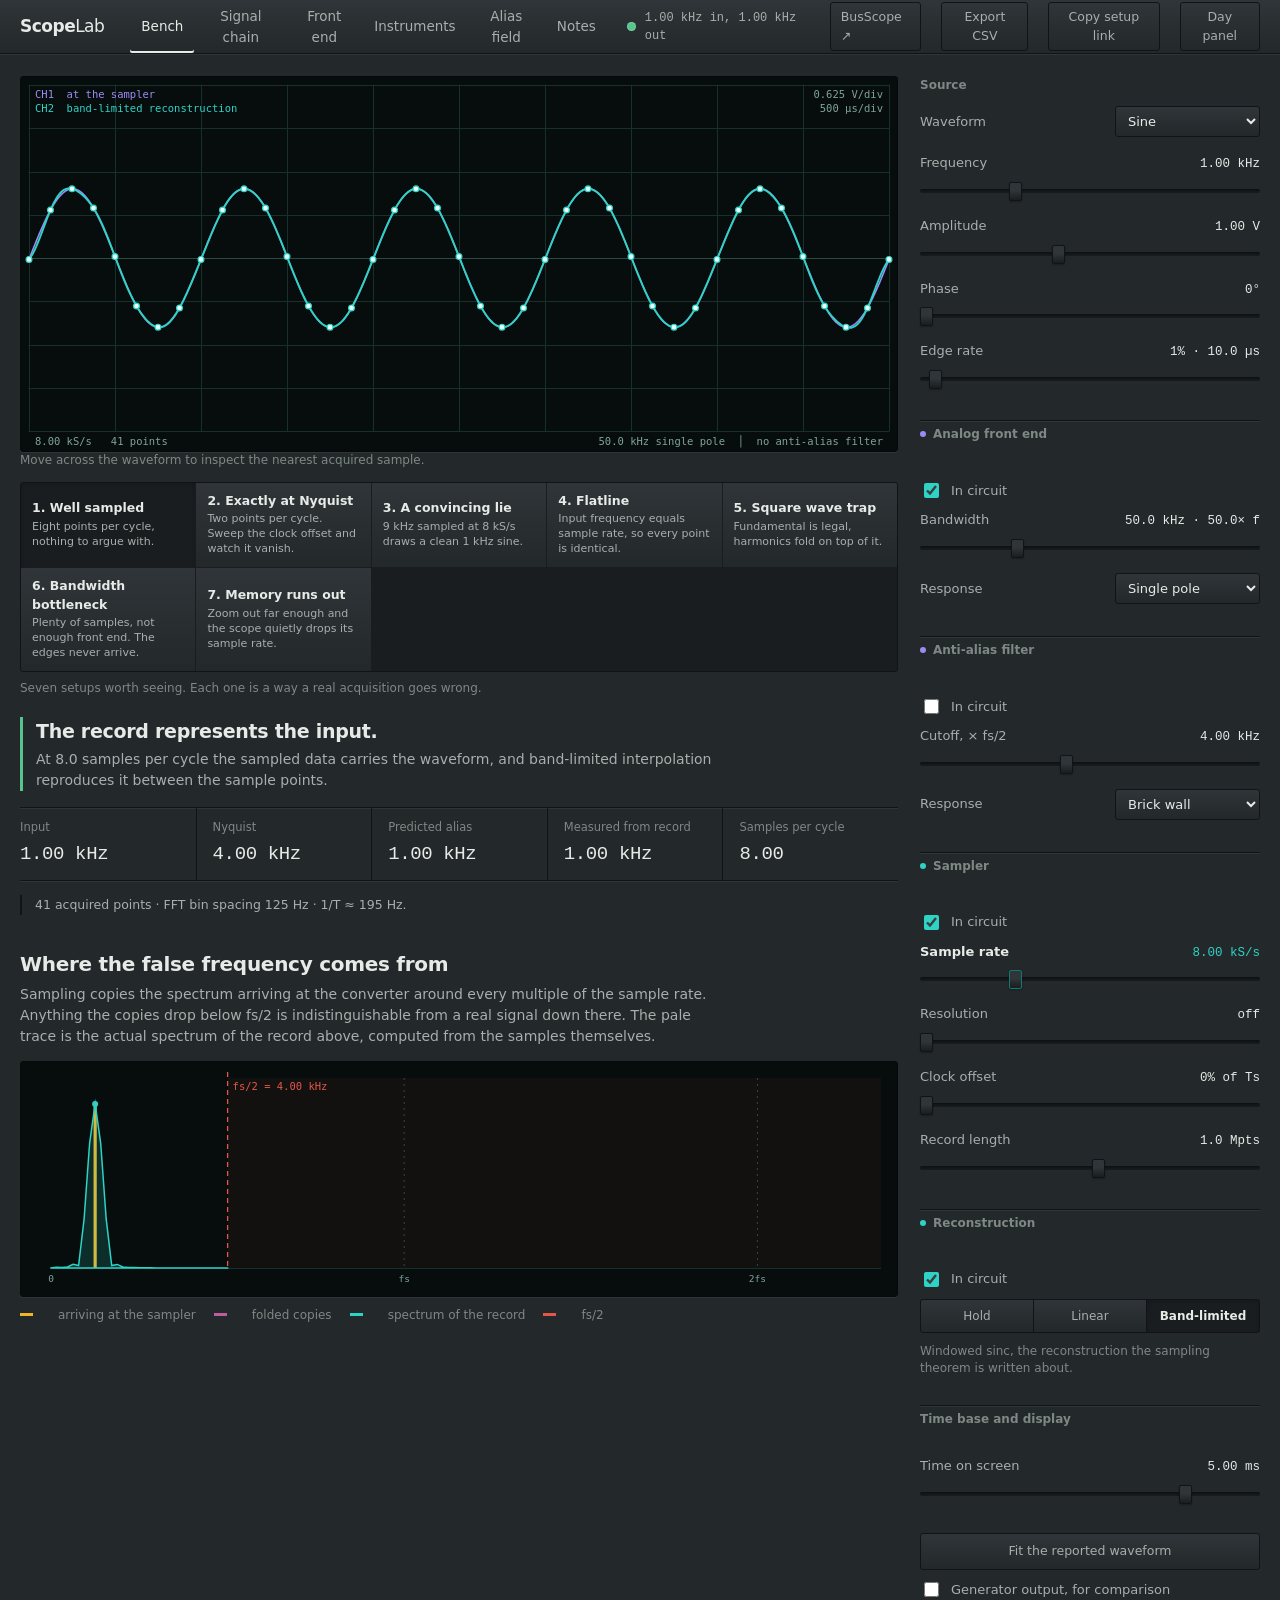
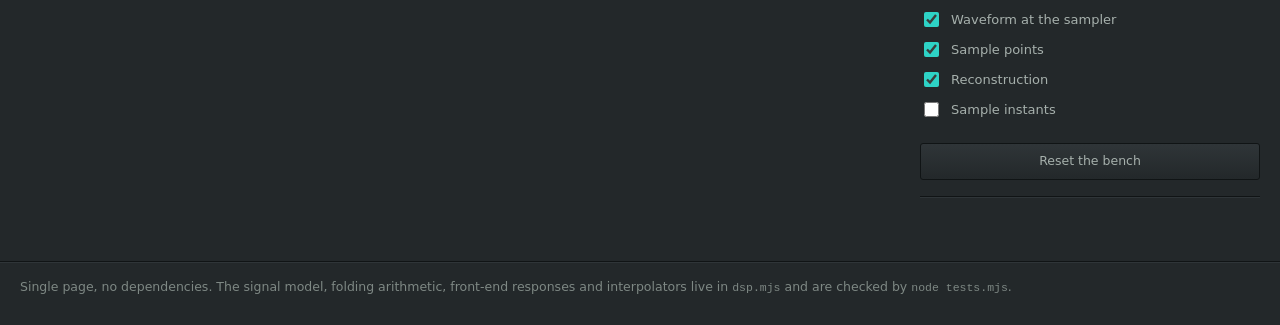
<file: scope/index.html>
<!doctype html>
<html lang="en" data-theme="night">
<head>
<meta charset="utf-8">
<meta name="viewport" content="width=device-width,initial-scale=1">
<title>ScopeLab — what an instrument does to a waveform</title>
<meta name="description" content="Follow one signal through a real acquisition chain: analog bandwidth, anti-alias filter, ADC, reconstruction. Then watch five oscilloscopes, from $200 to seven figures, disagree about the same waveform.">
<link rel="stylesheet" href="styles.css">
<link rel="icon" href="data:image/svg+xml,%3Csvg xmlns='http://www.w3.org/2000/svg' viewBox='0 0 32 32'%3E%3Crect width='32' height='32' rx='5' fill='%230b1312'/%3E%3Cpath d='M3 16q6.5-11 13 0t13 0' fill='none' stroke='%23f0b429' stroke-width='2.4'/%3E%3C/svg%3E">
</head>
<body>

<header class="rail">
  <h1 class="wordmark">Scope<span>Lab</span></h1>
  <nav class="views" aria-label="Sections">
    <button class="viewtab is-on" data-view="bench" aria-current="page">Bench</button>
    <button class="viewtab" data-view="chain">Signal chain</button>
    <button class="viewtab" data-view="front">Front end</button>
    <button class="viewtab" data-view="instruments">Instruments</button>
    <button class="viewtab" data-view="field">Alias field</button>
    <button class="viewtab" data-view="notes">Notes</button>
  </nav>
  <p class="rail-readout" id="railReadout" aria-live="polite">
    <span class="lamp" id="lamp"></span><span id="railText">1.00 kHz in, 1.00 kHz out</span>
  </p>
  <a class="chip" href="../bus_protocols/" style="text-decoration:none">BusScope ↗</a>
  <button class="chip" id="csvBtn">Export CSV</button>
  <button class="chip" id="linkBtn" title="Copy a link that restores this exact setup">Copy setup link</button>
  <button class="chip" id="themeBtn" aria-pressed="false" title="Switch panel lighting">Day panel</button>
</header>

<main>

<!-- ================= BENCH ================= -->
<section class="view is-on" id="view-bench">

  <div class="instrument">
    <div class="screen-column">
      <figure class="screen">
        <canvas id="scope" aria-label="Oscilloscope trace"></canvas>
        <figcaption class="sr-only">The waveform arriving at the sampler, the acquired points, and the reconstruction.</figcaption>
      </figure>

      <p id="cursorInfo" class="fieldnote">Move across the waveform to inspect the nearest acquired sample.</p>

      <div class="softkeys" role="group" aria-label="Preset experiments">
        <div class="softkey-rail" id="softkeys"></div>
        <p class="softkey-hint">Seven setups worth seeing. Each one is a way a real acquisition goes wrong.</p>
      </div>

      <div class="verdict" id="verdict">
        <p class="verdict-head" id="verdictHead">The record represents the input.</p>
        <p class="verdict-body" id="verdictBody"></p>
      </div>

      <dl class="measure" id="measure">
        <div><dt>Input</dt><dd id="mIn">1.00 kHz</dd></div>
        <div><dt>Nyquist</dt><dd id="mNyq">4.00 kHz</dd></div>
        <div class="is-key"><dt>Predicted alias</dt><dd id="mAlias">1.00 kHz</dd></div>
        <div><dt>Measured from record</dt><dd id="mMeas">1.00 kHz</dd></div>
        <div><dt>Samples per cycle</dt><dd id="mSpc">8.00</dd></div>
      </dl>

      <p class="lab-notice" id="benchNote"></p>

      <section class="spectrum-block">
        <div class="block-head">
          <h2>Where the false frequency comes from</h2>
          <p>Sampling copies the spectrum arriving at the converter around every multiple of the sample rate. Anything the
             copies drop below fs/2 is indistinguishable from a real signal down there. The pale trace is the actual
             spectrum of the record above, computed from the samples themselves.</p>
        </div>
        <figure class="screen screen-wide">
          <canvas id="spectrum" aria-label="Spectrum of the sampler input and of the sampled record"></canvas>
        </figure>
        <p class="figure-note">
          <span class="key key-a"></span>arriving at the sampler
          <span class="key key-fold"></span>folded copies
          <span class="key key-b"></span>spectrum of the record
          <span class="key key-nyq"></span>fs/2
        </p>
      </section>
    </div>

    <form class="controls" id="controls" autocomplete="off">
      <fieldset>
        <legend>Source</legend>
        <div class="select-row">
          <label for="waveform">Waveform</label>
          <select id="waveform">
            <option value="sine">Sine</option>
            <option value="square">Square</option>
            <option value="triangle">Triangle</option>
            <option value="sawtooth">Sawtooth</option>
            <option value="twotone">Two tone</option>
          </select>
        </div>
        <div class="knob">
          <label for="freq">Frequency</label><output id="freqOut" for="freq">1.00 kHz</output>
          <input id="freq" type="range" min="0" max="1000" step="1" value="500">
        </div>
        <div class="knob">
          <label for="amp">Amplitude</label><output id="ampOut" for="amp">1.00 V</output>
          <input id="amp" type="range" min="0.05" max="2.4" step="0.05" value="1">
        </div>
        <div class="knob">
          <label for="phase">Phase</label><output id="phaseOut" for="phase">0&deg;</output>
          <input id="phase" type="range" min="0" max="360" step="1" value="0">
        </div>
        <div class="knob">
          <label for="edge">Edge rate</label><output id="edgeOut" for="edge">1%</output>
          <input id="edge" type="range" min="0.3" max="25" step="0.1" value="1">
        </div>
      </fieldset>

      <fieldset class="stage-set" data-stage="afe">
        <legend>Analog front end</legend>
        <label class="switch"><input type="checkbox" id="afeOn" checked><span>In circuit</span></label>
        <div class="knob">
          <label for="bw">Bandwidth</label><output id="bwOut" for="bw">50.0 kHz</output>
          <input id="bw" type="range" min="0" max="1000" step="1" value="500">
        </div>
        <div class="select-row">
          <label for="resp">Response</label>
          <select id="resp">
            <option value="onepole">Single pole</option>
            <option value="gaussian">Gaussian</option>
            <option value="maxflat">Maximally flat</option>
            <option value="brick">Brick wall</option>
          </select>
        </div>
      </fieldset>

      <fieldset class="stage-set" data-stage="aa">
        <legend>Anti-alias filter</legend>
        <label class="switch"><input type="checkbox" id="aaOn"><span>In circuit</span></label>
        <div class="knob">
          <label for="aaCut">Cutoff, &times; fs/2</label><output id="aaCutOut" for="aaCut">4.00 kHz</output>
          <input id="aaCut" type="range" min="0.25" max="2" step="0.05" value="1">
        </div>
        <div class="select-row">
          <label for="aaResp">Response</label>
          <select id="aaResp">
            <option value="brick">Brick wall</option>
            <option value="maxflat">Maximally flat</option>
            <option value="gaussian">Gaussian</option>
            <option value="onepole">Single pole</option>
          </select>
        </div>
      </fieldset>

      <fieldset class="stage-set" data-stage="adc">
        <legend>Sampler</legend>
        <label class="switch"><input type="checkbox" id="adcOn" checked><span>In circuit</span></label>
        <div class="knob is-primary">
          <label for="fs">Sample rate</label><output id="fsOut" for="fs">8.00 kS/s</output>
          <input id="fs" type="range" min="0" max="1000" step="1" value="400">
        </div>
        <div class="knob">
          <label for="bits">Resolution</label><output id="bitsOut" for="bits">off</output>
          <input id="bits" type="range" min="0" max="16" step="1" value="0">
        </div>
        <div class="knob">
          <label for="offset">Clock offset</label><output id="offsetOut" for="offset">0% of Ts</output>
          <input id="offset" type="range" min="0" max="99" step="1" value="0">
        </div>
        <div class="knob">
          <label for="mem">Record length</label><output id="memOut" for="mem">1.0 Mpts</output>
          <input id="mem" type="range" min="0" max="1000" step="1" value="500">
        </div>
      </fieldset>

      <fieldset class="stage-set" data-stage="recon">
        <legend>Reconstruction</legend>
        <label class="switch"><input type="checkbox" id="reconOn" checked><span>In circuit</span></label>
        <div class="segmented" role="radiogroup" aria-label="Reconstruction">
          <label><input type="radio" name="recon" value="hold"><span>Hold</span></label>
          <label><input type="radio" name="recon" value="linear"><span>Linear</span></label>
          <label><input type="radio" name="recon" value="sinc" checked><span>Band&#8209;limited</span></label>
        </div>
        <p class="fieldnote" id="reconNote"></p>
      </fieldset>

      <fieldset>
        <legend>Time base and display</legend>
        <div class="knob">
          <label for="window">Time on screen</label><output id="windowOut" for="window">5.00 ms</output>
          <input id="window" type="range" min="0" max="1000" step="1" value="500">
        </div>
        <button type="button" class="chip wide" id="fitBtn">Fit the reported waveform</button>
        <label class="switch"><input type="checkbox" id="showIdeal"><span>Generator output, for comparison</span></label>
        <label class="switch"><input type="checkbox" id="showAnalog" checked><span>Waveform at the sampler</span></label>
        <label class="switch"><input type="checkbox" id="showSamples" checked><span>Sample points</span></label>
        <label class="switch"><input type="checkbox" id="showRecon" checked><span>Reconstruction</span></label>
        <label class="switch"><input type="checkbox" id="showInstants"><span>Sample instants</span></label>
        <button type="button" class="chip wide" id="resetBtn">Reset the bench</button>
      </fieldset>
    </form>

  </div>

</section>

<!-- ================= SIGNAL CHAIN ================= -->
<section class="view" id="view-chain"></section>

<!-- ================= FRONT END ================= -->
<section class="view" id="view-front"></section>

<!-- ================= INSTRUMENTS ================= -->
<section class="view" id="view-instruments"></section>

<!-- ================= ALIAS FIELD ================= -->
<section class="view" id="view-field">
  <div class="block-head wide">
    <h2>Every combination at once</h2>
    <p>Input frequency across, sample rate up. Colour is the frequency the sampler reports. The dark wedge on the left
       is the only region where it reports the truth; everything to the right of it is a fold. The fan of ridges is
       what makes aliasing so easy to walk into by accident.</p>
  </div>
  <figure class="screen screen-field">
    <canvas id="field" aria-label="Reported frequency for every combination of input frequency and sample rate"></canvas>
  </figure>
  <form class="field-controls" id="fieldControls">
    <div class="knob">
      <label for="fieldFin">Input frequency</label><output id="fieldFinOut" for="fieldFin"></output>
      <input id="fieldFin" type="range" min="0" max="30000" step="100" value="9000">
    </div>
    <div class="knob">
      <label for="fieldFs">Sample rate</label><output id="fieldFsOut" for="fieldFs"></output>
      <input id="fieldFs" type="range" min="1000" max="30000" step="100" value="8000">
    </div>
    <p class="field-result"><span>Sampler reports</span><strong id="fieldOut">1.00 kHz</strong></p>
  </form>
</section>

<!-- ================= NOTES ================= -->
<section class="view" id="view-notes">
  <div class="block-head wide">
    <h2>Notes from the bench</h2>
    <p>Short answers to the questions this instrument tends to raise.</p>
  </div>

  <dl class="notes">
    <div>
      <dt>Nyquist frequency, fs/2</dt>
      <dd>The highest frequency a sampler can represent without ambiguity. Above it, a sinusoid produces exactly the
        same numbers as a lower one, so no amount of processing downstream can separate them.</dd>
    </div>
    <div>
      <dt>The folding rule</dt>
      <dd>Pick the integer k that brings <code>|f &minus; k&middot;fs|</code> into 0&hairsp;&hellip;&hairsp;fs/2. That
        is what you will measure. Even-numbered Nyquist zones also come back mirrored, so sweeping the input upward
        makes the reported frequency walk downward.</dd>
    </div>
    <div>
      <dt>Two samples per cycle is a limit, not a target</dt>
      <dd>The theorem needs <code>fs &gt; 2B</code> with a strict inequality, a band-limited signal, and an ideal
        interpolator. At exactly two samples per cycle the amplitude you recover depends on sample phase, which is why
        the clock offset control can null the waveform completely.</dd>
    </div>
    <div>
      <dt>A square wave is not band-limited</dt>
      <dd>Its edges are built from odd harmonics that run far above the fundamental, so &ldquo;two samples per period&rdquo;
        says nothing useful about it. Sample a 1&nbsp;kHz square at 3&nbsp;kS/s and the fundamental is legal while the
        third harmonic onwards folds back on top of it. Rate the acquisition against the edge, not the repetition rate.</dd>
    </div>
    <div>
      <dt>A real square wave is band-limited, by its edge rate</dt>
      <dd>Nothing physical carries infinite harmonics. A trapezoid with transition time <code>t<sub>r</sub></code> rolls
        its harmonics off past roughly <code>1/(&pi;&middot;t<sub>r</sub>)</code>, which is what makes the bandwidth
        question answerable at all. The edge rate control sets that, and every stage downstream inherits it.</dd>
    </div>
    <div>
      <dt>Why a clean trace proves nothing</dt>
      <dd>An alias is a genuine sinusoid in the data, not noise. It is stable, it triggers, it measures cleanly. The
        record is not corrupted; it is honestly reporting a frequency that was never at the input.</dd>
    </div>
    <div>
      <dt>What the anti-alias filter actually buys</dt>
      <dd>It throws away information you were never going to represent correctly, before the sampler turns it into
        information you cannot identify. Losing a harmonic is recoverable by design; a fold is not. A realisable filter
        has skirts, though &mdash; set its response to anything but brick wall and some energy still gets past.</dd>
    </div>
    <div>
      <dt>Bandwidth and sample rate are separate specifications</dt>
      <dd>Bandwidth decides what reaches the sampler; sample rate decides what the sampler can represent. A fast
        converter behind a wide front end with no filtering is the classic way to fold noise and harmonics into a
        measurement band. A fast converter behind a narrow front end is a lot of points describing a signal that
        already lost its detail.</dd>
    </div>
    <div>
      <dt>Rise time, bandwidth, and the constant between them</dt>
      <dd>The familiar <code>0.35/BW</code> belongs to a single-pole or Gaussian response. This page measures the
        10&ndash;90% transition off each modelled response rather than assuming it: 0.35 for a single pole, 0.34 for a
        Gaussian, 0.39 for a four-pole maximally flat filter and 0.45 for a brick wall &mdash; the same spread instrument
        vendors quote as &ldquo;0.35 to 0.45, depending on response&rdquo;.</dd>
    </div>
    <div>
      <dt>Reconstruction modes</dt>
      <dd>Hold is what a plain DAC does. Linear is what most plotting code does, and it exaggerates how bad sparse
        sampling looks. Band-limited interpolation is the one the theorem is about, and it is the only one that shows
        the alias for what it is: a smooth sinusoid at the wrong frequency.</dd>
    </div>
    <div>
      <dt>Memory depth is the third specification</dt>
      <dd>Record length divided by sample rate is the longest window an instrument can hold at full speed. Ask for a
        longer one and it quietly drops the sample rate to fit, which is how a setup that was safe at full rate starts
        aliasing halfway through a zoom-out. The record length control does exactly that.</dd>
    </div>
    <div>
      <dt>Where the instrument figures come from</dt>
      <dd>On the Instruments page, bandwidth, sample rate, resolution and memory depth are published specifications for
        the named models. Response shape, effective bits and jitter are modelled per class to sit in a plausible place,
        not copied from a datasheet, and they are quoted at each instrument&rsquo;s full bandwidth.</dd>
    </div>
  </dl>

  <div class="keys-block">
    <h3>Keyboard</h3>
    <ul class="keylist">
      <li><kbd>1</kbd>&ndash;<kbd>7</kbd><span>load a preset</span></li>
      <li><kbd>F</kbd><span>front end in or out</span></li>
      <li><kbd>A</kbd><span>anti-alias filter in or out</span></li>
      <li><kbd>S</kbd><span>sampler in or out</span></li>
      <li><kbd>R</kbd><span>reset the bench</span></li>
      <li><kbd>&larr;</kbd><kbd>&rarr;</kbd><span>nudge whichever control has focus</span></li>
    </ul>
    <p class="fieldnote">Every control is in the address bar, so a link carries the exact setup with it.</p>
  </div>
</section>

</main>

<footer class="colophon">
  <p>Single page, no dependencies. The signal model, folding arithmetic, front-end responses and interpolators live in
     <code>dsp.mjs</code> and are checked by <code>node tests.mjs</code>.</p>
</footer>

<script type="module" src="main.mjs"></script>
</body>
</html>
</file>
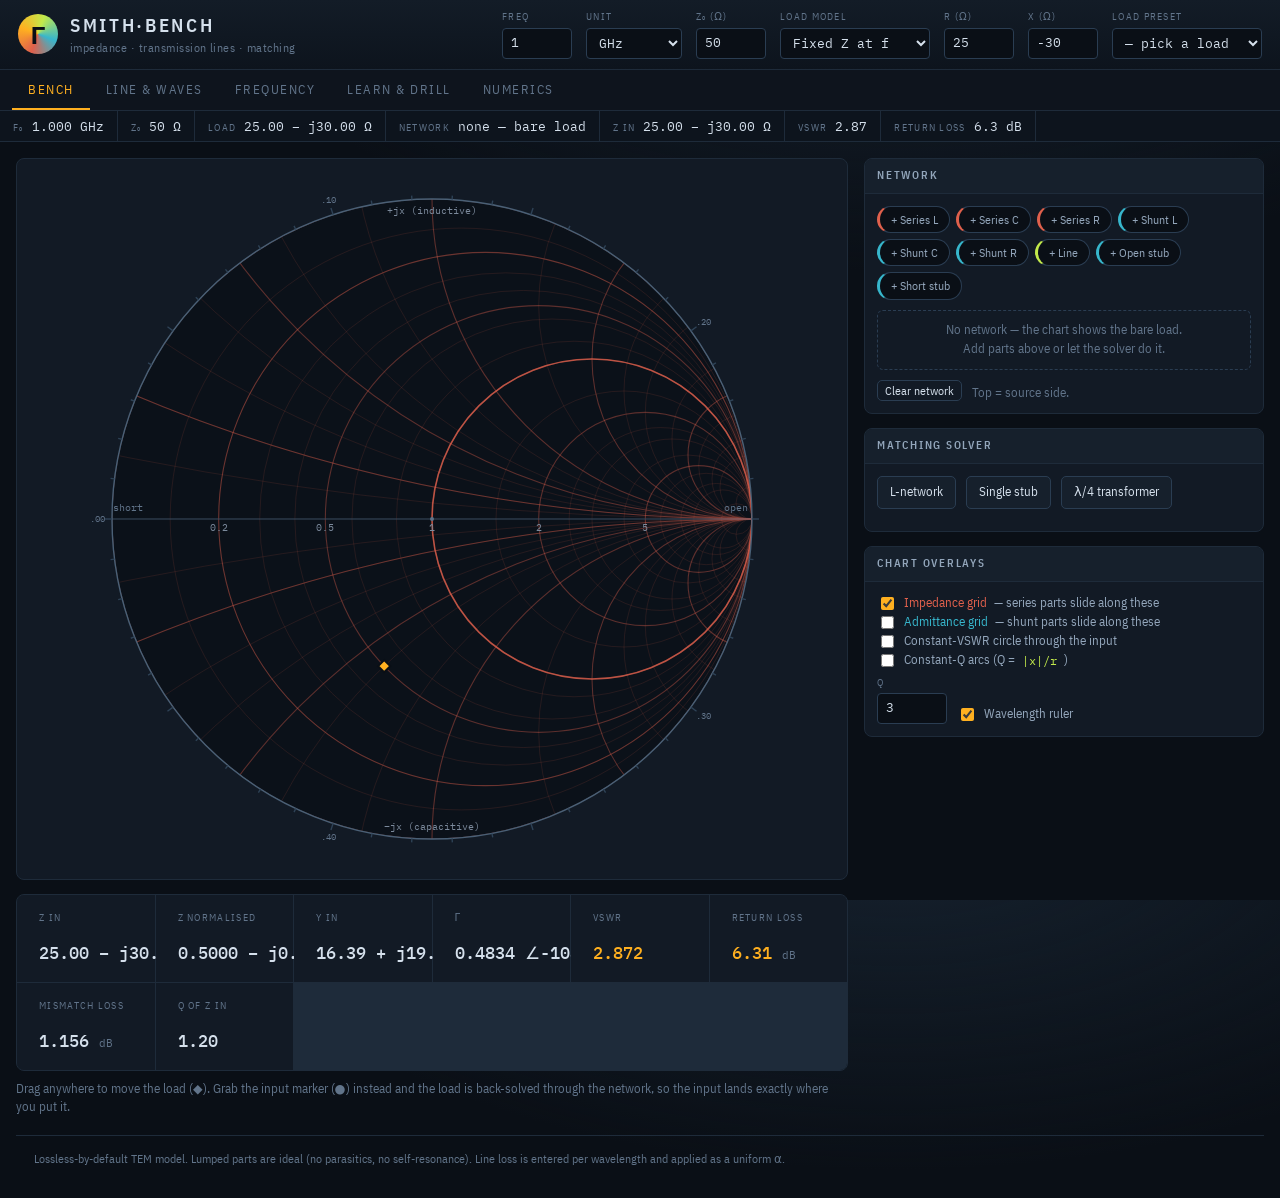
<file: smith-charts/index.html>
<!DOCTYPE html>
<html lang="en">
<head>
<meta charset="utf-8">
<meta name="viewport" content="width=device-width, initial-scale=1">
<title>SMITH·BENCH — impedance, lines & matching</title>
<link rel="preconnect" href="https://fonts.googleapis.com">
<link rel="preconnect" href="https://fonts.gstatic.com" crossorigin>
<link href="https://fonts.googleapis.com/css2?family=IBM+Plex+Mono:wght@400;500;600&family=IBM+Plex+Sans+Condensed:wght@400;500;600;700&display=swap" rel="stylesheet">
<style>
:root{
  /* ground: cold ink, not pure black */
  --bg:#0a0f16; --bg2:#0e141d; --panel:#121a25; --panel2:#16202c;
  --line:#1e2b3a; --line2:#2a3d52;
  --ink:#d5e0ec; --ink2:#93a6bb; --ink3:#61748a;
  /* semantic pair borrowed from printed Smith charts */
  --z:#e0604c;      /* impedance grid, series motion */
  --y:#37b6cc;      /* admittance grid, shunt motion */
  --trace:#c2e94b;  /* signal trace */
  --mark:#ffb020;   /* markers, cursor */
  --good:#4ade80; --bad:#f8716a;
  --sans:"IBM Plex Sans Condensed",-apple-system,"Segoe UI",system-ui,sans-serif;
  --mono:"IBM Plex Mono",ui-monospace,"SF Mono",Menlo,monospace;
}
*{box-sizing:border-box}
html,body{margin:0;height:100%}
body{
  background:
    radial-gradient(1200px 600px at 70% -10%, #16222f 0%, transparent 60%),
    var(--bg);
  color:var(--ink); font-family:var(--sans); font-size:15px; line-height:1.45;
  -webkit-font-smoothing:antialiased;
}
h1,h2,h3{margin:0;font-weight:600;letter-spacing:.01em}
button,input,select{font:inherit;color:inherit}
:focus-visible{outline:2px solid var(--mark);outline-offset:2px}

/* ---------- bezel / header ---------- */
.bezel{
  display:flex;gap:22px;align-items:center;flex-wrap:wrap;
  padding:10px 18px;border-bottom:1px solid var(--line);
  background:linear-gradient(180deg,#131c27,#0d141d);
  position:sticky;top:0;z-index:20;
}
.brand{display:flex;align-items:center;gap:12px;margin-right:auto}
.brand .mark{
  font-family:var(--mono);font-size:26px;font-weight:600;color:var(--bg);
  width:40px;height:40px;display:grid;place-items:center;border-radius:50%;
  background:conic-gradient(from 200deg,var(--z),var(--mark),var(--trace),var(--y),var(--z));
}
.brand h1{font-size:19px;letter-spacing:.14em;text-transform:uppercase}
.brand p{margin:0;font-size:12px;color:var(--ink3);letter-spacing:.04em}
.globals{display:flex;gap:14px;align-items:flex-end;flex-wrap:wrap}

.field{display:flex;flex-direction:column;gap:3px}
.field label{font-size:10px;letter-spacing:.13em;text-transform:uppercase;color:var(--ink3)}
.field input,.field select{
  background:var(--bg);border:1px solid var(--line2);border-radius:4px;
  padding:5px 8px;font-family:var(--mono);font-size:13px;width:var(--w,96px);
}
.field input:hover,.field select:hover{border-color:#3d566f}
.field.wide input,.field.wide select{--w:150px}
.field.sm input{--w:70px}

/* ---------- tabs ---------- */
.tabs{display:flex;gap:0;border-bottom:1px solid var(--line);background:var(--bg2);padding:0 12px;overflow-x:auto}
.tab{
  background:none;border:0;border-bottom:2px solid transparent;cursor:pointer;
  padding:10px 16px;color:var(--ink3);font-size:12.5px;letter-spacing:.12em;text-transform:uppercase;white-space:nowrap;
}
.tab:hover{color:var(--ink)}
.tab[aria-selected="true"]{color:var(--mark);border-bottom-color:var(--mark)}

/* ---------- layout ---------- */
main{padding:16px;max-width:1560px;margin:0 auto}
.view{display:none}
.view.on{display:block}
.split{display:grid;grid-template-columns:minmax(0,1fr) 400px;gap:16px;align-items:start}
.split.wide{grid-template-columns:minmax(0,1fr) 330px}
@media(max-width:980px){.split,.split.wide{grid-template-columns:minmax(0,1fr)}}
.rail{display:flex;flex-direction:column;gap:14px}

.card{background:var(--panel);border:1px solid var(--line);border-radius:8px;overflow:hidden}
.card > h2{
  font-size:11px;letter-spacing:.16em;text-transform:uppercase;color:var(--ink2);
  padding:9px 12px;border-bottom:1px solid var(--line);background:var(--panel2);
  display:flex;justify-content:space-between;align-items:center;gap:8px;
}
.card .body{padding:12px}
.card .body + .body{border-top:1px solid var(--line)}
.hint{font-size:12.5px;color:var(--ink3);margin:8px 0 0}

.chartwrap{background:var(--panel);border:1px solid var(--line);border-radius:8px;padding:10px}
canvas{display:block;width:100%;touch-action:none}
#smith{cursor:crosshair}

.row{display:flex;gap:10px;flex-wrap:wrap;align-items:flex-end}
.chips{display:flex;flex-wrap:wrap;gap:6px}
.chip{
  background:var(--bg);border:1px solid var(--line2);border-radius:999px;
  padding:4px 11px;font-size:12px;cursor:pointer;color:var(--ink2);
}
.chip:hover{border-color:var(--mark);color:var(--ink)}
.chip.z{border-left:3px solid var(--z)}
.chip.y{border-left:3px solid var(--y)}
.chip.t{border-left:3px solid var(--trace)}
.btn{
  background:var(--panel2);border:1px solid var(--line2);border-radius:5px;
  padding:6px 12px;font-size:13px;cursor:pointer;
}
.btn:hover{border-color:var(--mark);color:var(--mark)}
.btn.primary{background:var(--mark);border-color:var(--mark);color:#1a1206;font-weight:600}
.btn.primary:hover{filter:brightness(1.1);color:#1a1206}
.btn.ghost{background:none}
.btn.tiny{padding:2px 7px;font-size:12px;line-height:1.3}

label.check{display:flex;gap:7px;align-items:center;font-size:13px;color:var(--ink2);cursor:pointer}
label.check input{accent-color:var(--mark)}
input[type=range]{width:100%;accent-color:var(--mark)}

/* ---------- cascade ---------- */
.cascade{display:flex;flex-direction:column;gap:6px}
.el{
  display:grid;grid-template-columns:12px 1fr 78px 34px auto;gap:7px;align-items:center;
  background:var(--bg);border:1px solid var(--line);border-left-width:3px;border-radius:5px;padding:6px 8px;
}
.el.series{border-left-color:var(--z)}
.el.shunt{border-left-color:var(--y)}
.el.dist{border-left-color:var(--trace)}
.el.hot{border-color:var(--mark);background:#141d29}
.el .grip{color:var(--ink3);font-family:var(--mono);font-size:11px}
.el .nm{font-size:13px;white-space:nowrap;overflow:hidden;text-overflow:ellipsis}
.el input{background:var(--panel2);border:1px solid var(--line2);border-radius:4px;padding:3px 6px;font-family:var(--mono);font-size:12.5px;width:100%}
.el .unit{font-family:var(--mono);font-size:11.5px;color:var(--ink3)}
.el .acts{display:flex;gap:3px}
.el .acts button{background:none;border:0;color:var(--ink3);cursor:pointer;padding:2px 4px;font-size:13px;line-height:1}
.el .acts button:hover{color:var(--mark)}
.el .sub{grid-column:2/-1;display:flex;gap:8px;flex-wrap:wrap;font-size:11.5px;color:var(--ink3);font-family:var(--mono)}
.empty{color:var(--ink3);font-size:13px;padding:10px;text-align:center;border:1px dashed var(--line2);border-radius:6px}

/* ---------- readouts ---------- */
.readout{display:grid;grid-template-columns:repeat(auto-fit,minmax(120px,1fr));gap:1px;background:var(--line)}
.readout div{background:var(--panel);padding:8px 11px}
.readout .k{font-size:10px;letter-spacing:.13em;text-transform:uppercase;color:var(--ink3)}
.readout .v{font-family:var(--mono);font-size:17px;font-weight:500;color:var(--ink);white-space:nowrap}
.readout .v small{font-size:11px;color:var(--ink3);font-weight:400}
.v.ok{color:var(--good)} .v.warn{color:var(--mark)} .v.bad{color:var(--bad)}

table.tbl{width:100%;border-collapse:collapse;font-family:var(--mono);font-size:12.5px}
table.tbl th{text-align:left;font-family:var(--sans);font-size:10px;letter-spacing:.12em;text-transform:uppercase;color:var(--ink3);font-weight:500;padding:5px 8px;border-bottom:1px solid var(--line)}
table.tbl td{padding:5px 8px;border-bottom:1px solid var(--line)}
table.tbl tr:hover td{background:var(--panel2)}
.pill{font-family:var(--mono);font-size:11px;padding:1px 6px;border-radius:3px}
.pill.pass{background:rgba(74,222,128,.14);color:var(--good)}
.pill.fail{background:rgba(248,113,106,.16);color:var(--bad)}

details.learn{border:1px solid var(--line);border-radius:7px;margin-bottom:8px;background:var(--panel)}
details.learn > summary{padding:10px 13px;cursor:pointer;font-weight:600;font-size:14.5px;list-style:none;display:flex;gap:10px;align-items:baseline}
details.learn > summary::-webkit-details-marker{display:none}
details.learn > summary::before{content:"▸";color:var(--mark);font-size:12px}
details.learn[open] > summary::before{content:"▾"}
details.learn .body{padding:0 14px 13px 33px;color:var(--ink2);font-size:14px}
details.learn .body p{margin:.5em 0}
details.learn code,.mono{font-family:var(--mono);font-size:.92em;color:var(--trace)}
.key{color:var(--mark);font-weight:600}
.zc{color:var(--z)} .yc{color:var(--y)}
footer.foot{padding:14px 18px;color:var(--ink3);font-size:12px;border-top:1px solid var(--line);margin-top:20px}
/* shared state strip under the tabs */
.statusbar{display:flex;flex-wrap:wrap;background:#0d141d;border-bottom:1px solid var(--line)}
.statusbar .s{padding:6px 13px;border-right:1px solid var(--line);display:flex;gap:8px;align-items:baseline;
  max-width:340px;white-space:nowrap;overflow:hidden;text-overflow:ellipsis}
.statusbar .s.link{cursor:pointer}
.statusbar .s.link:hover{background:var(--panel2)}
.statusbar .k{font-size:9.5px;letter-spacing:.14em;text-transform:uppercase;color:var(--ink3)}
.statusbar .v{font-family:var(--mono);font-size:12.5px;color:var(--ink)}
.duo{display:grid;grid-template-columns:1fr 1fr;gap:14px;margin-top:14px}
@media(max-width:760px){.duo{grid-template-columns:1fr}}
.cap{font-size:10px;letter-spacing:.14em;text-transform:uppercase;color:var(--ink3);
  padding:1px 2px 7px;display:flex;justify-content:space-between;gap:8px}
.cap b{color:var(--ink2);font-weight:500;letter-spacing:0;text-transform:none;font-family:var(--mono);font-size:11.5px}
.interp{margin-top:14px;background:var(--panel);border:1px solid var(--line);border-left:3px solid var(--mark);
  border-radius:6px;padding:10px 13px;font-size:14px;color:var(--ink2)}
.interp b{color:var(--ink)}
.legend{display:flex;gap:14px;flex-wrap:wrap;font-size:12px;color:var(--ink2);margin-top:8px}
.legend i{display:inline-block;width:14px;height:3px;border-radius:2px;margin-right:5px;vertical-align:middle}
.grp td{background:var(--panel2);color:var(--ink2);font-family:var(--sans);font-size:11px;
  letter-spacing:.14em;text-transform:uppercase}
@media (prefers-reduced-motion:reduce){*{animation:none!important;transition:none!important}}
</style>
</head>
<body>

<header class="bezel">
  <div class="brand">
    <span class="mark">Γ</span>
    <div><h1>Smith·Bench</h1><p>impedance · transmission lines · matching</p></div>
  </div>
  <div class="globals">
    <div class="field sm"><label for="gf">Freq</label><input id="gf" type="number" value="1" step="0.1" min="0.001"></div>
    <div class="field sm"><label for="gfu">Unit</label><select id="gfu"><option value="1e6">MHz</option><option value="1e9" selected>GHz</option><option value="1e3">kHz</option></select></div>
    <div class="field sm"><label for="gz0">Z₀ (Ω)</label><input id="gz0" type="number" value="50" step="1" min="1"></div>
    <div class="field wide"><label for="lmode">Load model</label>
      <select id="lmode">
        <option value="fixed">Fixed Z at f</option>
        <option value="srlc">Series R–L–C</option>
        <option value="prlc">Parallel R–L–C</option>
      </select>
    </div>
    <div class="field sm"><label id="lab1" for="la">R (Ω)</label><input id="la" type="number" value="25" step="1"></div>
    <div class="field sm"><label id="lab2" for="lb">X (Ω)</label><input id="lb" type="number" value="-30" step="1"></div>
    <div class="field sm" id="lcWrap" style="display:none"><label id="lab3" for="lc">C (pF)</label><input id="lc" type="number" value="0" step="0.1"></div>
    <div class="field wide"><label for="preset">Load preset</label><select id="preset"></select></div>
  </div>
</header>

<nav class="tabs" role="tablist">
  <button class="tab" role="tab" id="tab-bench" aria-selected="true" data-view="bench">Bench</button>
  <button class="tab" role="tab" id="tab-line" aria-selected="false" data-view="line">Line &amp; waves</button>
  <button class="tab" role="tab" id="tab-sweep" aria-selected="false" data-view="sweep">Frequency</button>
  <button class="tab" role="tab" id="tab-learn" aria-selected="false" data-view="learn">Learn &amp; drill</button>
  <button class="tab" role="tab" id="tab-check" aria-selected="false" data-view="check">Numerics</button>
</nav>
<div class="statusbar" id="statusbar"></div>

<main>

<!-- ============ BENCH ============ -->
<section class="view on" id="view-bench">
  <div class="split">
    <div>
      <div class="chartwrap"><canvas id="smith" height="640"></canvas></div>
      <div class="card" style="margin-top:14px"><div class="readout" id="ro"></div></div>
      <p class="hint" id="hoverHint">Drag anywhere to move the load (◆). Grab the input marker (●) instead and the load is back-solved through the network, so the input lands exactly where you put it.</p>
    </div>

    <div class="rail">
      <div class="card">
        <h2>Network <span id="netCount" class="mono" style="color:var(--ink3)"></span></h2>
        <div class="body">
          <div class="chips" id="addChips"></div>
          <div class="cascade" id="cascade" style="margin-top:10px"></div>
          <div class="row" style="margin-top:10px">
            <button class="btn ghost tiny" id="clearNet">Clear network</button>
            <span class="hint" style="margin:0">Top = source side.</span>
          </div>
        </div>
      </div>

      <div class="card">
        <h2>Matching solver</h2>
        <div class="body">
          <div class="row">
            <button class="btn" data-solve="l">L-network</button>
            <button class="btn" data-solve="stub">Single stub</button>
            <button class="btn" data-solve="qw">λ/4 transformer</button>
          </div>
          <div id="solutions" style="margin-top:10px"></div>
        </div>
      </div>

      <div class="card">
        <h2>Chart overlays</h2>
        <div class="body">
          <label class="check"><input type="checkbox" id="ovZ" checked> <span class="zc">Impedance grid</span> — series parts slide along these</label>
          <label class="check"><input type="checkbox" id="ovY"> <span class="yc">Admittance grid</span> — shunt parts slide along these</label>
          <label class="check"><input type="checkbox" id="ovSWR"> Constant-VSWR circle through the input</label>
          <label class="check"><input type="checkbox" id="ovQ"> Constant-Q arcs (Q = <span class="mono">|x|/r</span>)</label>
          <div class="row" style="margin-top:6px">
            <div class="field sm"><label for="qVal">Q</label><input id="qVal" type="number" value="3" step="0.5" min="0.2"></div>
            <label class="check"><input type="checkbox" id="ovLambda" checked> Wavelength ruler</label>
          </div>
        </div>
      </div>
    </div>
  </div>
</section>

<!-- ============ LINE ============ -->
<section class="view" id="view-line">
  <div class="split wide">
    <div>
      <div class="chartwrap">
        <div class="cap"><span>Voltage along the line</span><b id="waveCap"></b></div>
        <canvas id="wave" height="380"></canvas>
        <div class="legend">
          <span><i style="background:#e0604c"></i>forward wave, travelling toward the load</span>
          <span><i style="background:#37b6cc"></i>reflected wave, travelling back</span>
          <span><i style="background:#c2e94b"></i>their sum — what a probe measures</span>
        </div>
      </div>
      <div class="duo">
        <div class="chartwrap"><div class="cap"><span>Where you are on the chart</span><b id="capG"></b></div>
          <canvas id="smithLine" height="320"></canvas></div>
        <div class="chartwrap"><div class="cap"><span>The same thing as phasors</span><b id="capP"></b></div>
          <canvas id="phasor" height="320"></canvas></div>
      </div>
      <div class="interp" id="interp"></div>
      <div class="chartwrap" style="margin-top:14px">
        <div class="cap"><span>Impedance looking toward the load</span><b id="capZ"></b></div>
        <canvas id="zline" height="250"></canvas></div>
    </div>
    <div class="rail">
      <div class="card">
        <h2>Line under test</h2>
        <div class="body">
          <div class="field" style="--w:100%"><label for="lsrc">Which line</label><select id="lsrc"></select></div>
          <div class="row" style="margin-top:9px">
            <div class="field sm"><label for="lz0">Z₀ line</label><input id="lz0" type="number" value="50" step="1"></div>
            <div class="field sm"><label for="lloss">Loss dB/λ</label><input id="lloss" type="number" value="0" step="0.05" min="0"></div>
          </div>
          <div class="field" style="margin-top:10px;--w:100%"><label for="llen">Line length: <span class="mono" id="llenV">1.00 λ</span></label>
            <input id="llen" type="range" min="0.05" max="2" step="0.005" value="1"></div>
          <div class="field" style="margin-top:6px;--w:100%"><label for="lpos">Probe, measured from the load: <span class="mono" id="lposV">0.00 λ</span></label>
            <input id="lpos" type="range" min="0" max="1" step="0.002" value="0.125"></div>
          <div class="row" style="margin-top:9px">
            <button class="btn" id="walk">▶ Walk toward the source</button>
            <button class="btn ghost tiny" id="toMax">jump to next V max</button>
          </div>
          <div class="row" style="margin-top:9px">
            <label class="check"><input type="checkbox" id="anim" checked> Animate ωt</label>
            <label class="check"><input type="checkbox" id="lock" checked> Freeze phasors on the forward wave</label>
            <label class="check"><input type="checkbox" id="showI"> Show current</label>
            <label class="check"><input type="checkbox" id="showEnv" checked> Envelope</label>
          </div>
        </div>
      </div>
      <div class="card"><h2>At the probe</h2><div class="readout" id="lro"></div></div>
      <div class="card"><div class="body" style="font-size:13.5px;color:var(--ink2)">
        <p style="margin:0">Both charts take input: drag the <b>◆</b> to change what terminates this
        line, or grab the <b>●</b> and slide it round the locus to move the probe.</p>
        <p style="margin:8px 0 0">The probe plane is also a point on the Bench chart. Pick one of the
        network's lines above and it shows up there as a violet marker walking along that element's arc,
        draggable from either side.</p>
      </div></div>
    </div>
  </div>
</section>

<!-- ============ SWEEP ============ -->
<section class="view" id="view-sweep">
  <div class="split wide">
    <div>
      <div class="chartwrap"><canvas id="sweepPlot" height="400"></canvas></div>
      <div class="card" style="margin-top:14px"><div class="readout" id="sro"></div></div>
    </div>
    <div class="rail">
      <div class="card">
        <h2>Sweep setup</h2>
        <div class="body">
          <div class="row">
            <div class="field sm"><label for="f1">Start</label><input id="f1" type="number" value="0.5" step="0.1"></div>
            <div class="field sm"><label for="f2">Stop</label><input id="f2" type="number" value="2" step="0.1"></div>
            <div class="field sm"><label for="npts">Points</label><input id="npts" type="number" value="401" step="50" min="21"></div>
          </div>
          <div class="row" style="margin-top:8px">
            <div class="field sm"><label for="rlTarget">RL goal dB</label><input id="rlTarget" type="number" value="10" step="1"></div>
            <label class="check"><input type="checkbox" id="swVSWR"> Plot VSWR</label>
          </div>
          <div class="field" style="--w:100%;margin-top:9px"><label for="fmark">Marker: <span class="mono" id="fmarkV"></span></label>
            <input id="fmark" type="range" min="0" max="1" step="0.001" value="0.5"></div>
          <div class="row" style="margin-top:7px">
            <button class="btn tiny" id="setF0">Set f₀ to the marker</button>
            <span class="hint" style="margin:0">or click the plot</span>
          </div>
          <p class="hint" id="sweepWarn"></p>
        </div>
      </div>
      <div class="card">
        <h2>Band locus</h2>
        <div class="body" style="padding:8px"><canvas id="smithSweep" height="330"></canvas></div>
        <div class="body"><p class="hint" style="margin:0">Drag the amber point to move the load until the whole band sits where you want it, or drag the violet one to slide the marker along the trace.</p></div>
      </div>
    </div>
  </div>
</section>

<!-- ============ LEARN ============ -->
<section class="view" id="view-learn">
  <div class="split">
    <div id="learnCards"></div>
    <div class="rail">
      <div class="card">
        <h2>Stub-match drill</h2>
        <div class="body" style="padding:8px"><canvas id="smithGame" height="330"></canvas></div>
        <div class="body">
          <p class="hint" style="margin:0 0 8px" id="gameLoad"></p>
          <p class="hint" style="margin:-4px 0 8px">Drag the ◆ on the chart to pick your own load.</p>
          <div class="field" style="--w:100%"><label for="gd">Line before stub: <span class="mono" id="gdV"></span></label><input id="gd" type="range" min="0" max="0.5" step="0.002" value="0.1"></div>
          <div class="field" style="--w:100%;margin-top:6px"><label for="gl">Stub length: <span class="mono" id="glV"></span></label><input id="gl" type="range" min="0.001" max="0.5" step="0.002" value="0.1"></div>
          <div class="row" style="margin-top:8px">
            <div class="field sm"><label for="gtype">Stub end</label><select id="gtype"><option value="ss">Shorted</option><option value="so">Open</option></select></div>
            <button class="btn" id="gNew">New load</button>
            <button class="btn ghost" id="gSolve">Reveal</button>
            <button class="btn ghost" id="gSend">Send to bench</button>
          </div>
          <div class="readout" id="gro" style="margin-top:10px"></div>
        </div>
      </div>
    </div>
  </div>
</section>

<!-- ============ CHECK ============ -->
<section class="view" id="view-check">
  <div class="card">
    <h2>Self-test — closed-form cases vs. this engine</h2>
    <div class="body">
      <p class="hint" style="margin:0 0 10px">Every number below is recomputed in your browser at load time. <code>rf_reference.py</code> ships the same cases so you can diff the two engines.</p>
      <table class="tbl" id="testTable"><thead><tr><th>Case</th><th>Expected</th><th>Computed</th><th>Error</th><th></th></tr></thead><tbody></tbody></table>
    </div>
  </div>
</section>

<footer class="foot">Lossless-by-default TEM model. Lumped parts are ideal (no parasitics, no self-resonance). Line loss is entered per wavelength and applied as a uniform α.</footer>
</main>

<script>
"use strict";
//#CORE_START ---------------------------------------------------------------
/* Complex arithmetic — plain {re,im} objects, no allocation games. */
const C = {
  c:(re,im=0)=>({re,im}),
  add:(a,b)=>({re:a.re+b.re, im:a.im+b.im}),
  sub:(a,b)=>({re:a.re-b.re, im:a.im-b.im}),
  mul:(a,b)=>({re:a.re*b.re-a.im*b.im, im:a.re*b.im+a.im*b.re}),
  div:(a,b)=>{const d=b.re*b.re+b.im*b.im||1e-300;
    return {re:(a.re*b.re+a.im*b.im)/d, im:(a.im*b.re-a.re*b.im)/d};},
  inv:(a)=>{const d=a.re*a.re+a.im*a.im||1e-300; return {re:a.re/d, im:-a.im/d};},
  scale:(a,k)=>({re:a.re*k, im:a.im*k}),
  abs:(a)=>Math.hypot(a.re,a.im),
  arg:(a)=>Math.atan2(a.im,a.re),
  exp:(a)=>{const e=Math.exp(a.re); return {re:e*Math.cos(a.im), im:e*Math.sin(a.im)};},
  tanh:(a)=>{ // (e^2z - 1)/(e^2z + 1)
    const e=C.exp(C.scale(a,2));
    return C.div(C.sub(e,C.c(1,0)), C.add(e,C.c(1,0)));
  },
  par:(a,b)=>C.div(C.mul(a,b), C.add(a,b)),
  isFin:(a)=>Number.isFinite(a.re)&&Number.isFinite(a.im),
};
const c0 = 299792458;
const DB_NP = 20/Math.LN10;   // dB per neper
const BIG = 1e12;   // stand-in for an open circuit

/* ---- reflection coefficient / basic figures of merit ---- */
const gammaOf = (Z,Z0)=> C.div(C.sub(Z,C.c(Z0,0)), C.add(Z,C.c(Z0,0)));
const zOfGamma = (G,Z0)=> C.scale(C.div(C.add(C.c(1,0),G), C.sub(C.c(1,0),G)), Z0);
const vswrOf = (g)=> g>=0.999999 ? Infinity : (1+g)/(1-g);
const rlOf   = (g)=> g<=1e-12 ? Infinity : -20*Math.log10(Math.min(g,1));
const mismatchLoss = (g)=> -10*Math.log10(Math.max(1-g*g,1e-12));

/* ---- element library ------------------------------------------------------
   t : type code            kind : 'series' | 'shunt' | 'dist'
   Value semantics: L in nH, C in pF, R in Ω, line/stub length in λ at the
   reference frequency f0 (physical length is frozen, so βl scales with f).  */
const LIB = {
  sL:{name:'Series L', kind:'series', unit:'nH',  def:5,    step:.1},
  sC:{name:'Series C', kind:'series', unit:'pF',  def:2,    step:.1},
  sR:{name:'Series R', kind:'series', unit:'Ω',   def:10,   step:1},
  pL:{name:'Shunt L',  kind:'shunt',  unit:'nH',  def:5,    step:.1},
  pC:{name:'Shunt C',  kind:'shunt',  unit:'pF',  def:2,    step:.1},
  pR:{name:'Shunt R',  kind:'shunt',  unit:'Ω',   def:200,  step:1},
  tl:{name:'Line',     kind:'dist',   unit:'λ',   def:.25,  step:.005, hasZ0:true},
  so:{name:'Open stub',kind:'shunt',  unit:'λ',   def:.125, step:.005, hasZ0:true, dist:true},
  ss:{name:'Short stub',kind:'shunt', unit:'λ',   def:.125, step:.005, hasZ0:true, dist:true},
};
const mkEl = (t)=>({t, v:LIB[t].def, z0:50, id:Math.random().toString(36).slice(2,8)});

/* Immittance contributed by a lumped element at angular frequency w. */
function lumpZ(t,v,w){
  switch(t){
    case 'sR': case 'pR': return C.c(v,0);
    case 'sL': case 'pL': return C.c(0, w*v*1e-9);
    case 'sC': case 'pC': return C.c(0, -1/Math.max(w*v*1e-12,1e-300));
  }
}
/* Input impedance of a length of line terminated in ZL.
   len is in wavelengths at f0; alpha is dB per wavelength.            */
function lineZin(ZL, Z0l, lenLam, f, f0, alphaDbLam){
  const theta = 2*Math.PI*lenLam*(f/f0);          // βl
  const np    = (alphaDbLam||0)*lenLam/DB_NP;  // total nepers
  const t  = C.tanh(C.c(np, theta));
  const z0 = C.c(Z0l,0);
  const num = C.add(ZL, C.mul(z0,t));
  const den = C.add(z0, C.mul(ZL,t));
  return C.mul(z0, C.div(num,den));
}
const stubZ = (open, Z0s, lenLam, f, f0, a)=>
  lineZin(open ? C.c(BIG,0) : C.c(0,0), Z0s, lenLam, f, f0, a);

/* One element, applied to the impedance seen on its load side. */
function applyEl(el, Z, f, f0){
  const w = 2*Math.PI*f, L = LIB[el.t];
  if(L.kind==='series') return C.add(Z, lumpZ(el.t, el.v, w));
  if(el.t==='tl')       return lineZin(Z, el.z0, el.v, f, f0, el.loss||0);
  // shunt
  const Zs = L.dist ? stubZ(el.t==='so', el.z0, el.v, f, f0, el.loss||0)
                    : lumpZ(el.t, el.v, w);
  return C.par(Z, Zs);
}
/* Whole cascade: net[0] is nearest the source, so fold from the load up. */
function cascadeZ(net, ZL, f, f0){
  let Z = ZL;
  for(let i=net.length-1;i>=0;i--) Z = applyEl(net[i], Z, f, f0);
  return Z;
}
/* Inverse of applyEl: given what you see looking in, strip the element off.
   Every element here is exactly invertible — a line just runs negative length. */
function unapplyEl(el, Z, f, f0){
  const w=2*Math.PI*f, L=LIB[el.t];
  if(L.kind==='series') return C.sub(Z, lumpZ(el.t, el.v, w));
  if(el.t==='tl')       return lineZin(Z, el.z0, -el.v, f, f0, el.loss||0);
  const Zs = L.dist ? stubZ(el.t==='so', el.z0, el.v, f, f0, el.loss||0)
                    : lumpZ(el.t, el.v, w);
  return C.inv(C.sub(C.inv(Z), C.inv(Zs)));
}
/* Load that would produce this input impedance through the given network. */
function uncascadeZ(net, Zin, f, f0){
  let Z=Zin;
  for(let i=0;i<net.length;i++) Z=unapplyEl(net[i], Z, f, f0);
  return Z;
}
/* Trajectory of one element, sampled 0→100 %.  Series parts interpolate
   reactance, shunt parts interpolate susceptance, lines interpolate length —
   which is exactly the arc the part traces on the chart.               */
function elPath(el, Z, f, f0, N=64){
  const w=2*Math.PI*f, L=LIB[el.t], out=[];
  let target=null;
  if(L.kind==='series') target = lumpZ(el.t, el.v, w);
  else if(el.t!=='tl')  target = C.inv(L.dist ? stubZ(el.t==='so', el.z0, el.v, f, f0, el.loss||0)
                                              : lumpZ(el.t, el.v, w));
  for(let i=0;i<=N;i++){
    const t=i/N;
    if(el.t==='tl') out.push(lineZin(Z, el.z0, el.v*t, f, f0, el.loss||0));
    else if(L.kind==='series') out.push(C.add(Z, C.scale(target,t)));
    else out.push(C.inv(C.add(C.inv(Z), C.scale(target,t))));
  }
  return out;
}
/* Load model → impedance at f. */
function loadZ(m, f){
  const w=2*Math.PI*f;
  if(m.mode==='fixed') return C.c(m.a, m.b);
  const zl = m.b>0 ? C.c(0,w*m.b*1e-9) : null;
  const zc = m.c>0 ? C.c(0,-1/(w*m.c*1e-12)) : null;
  if(m.mode==='srlc'){
    let Z=C.c(m.a,0); if(zl) Z=C.add(Z,zl); if(zc) Z=C.add(Z,zc); return Z;
  }
  let Y=C.c(1/Math.max(m.a,1e-9),0);
  if(zl) Y=C.add(Y,C.inv(zl)); if(zc) Y=C.add(Y,C.inv(zc));
  return C.inv(Y);
}

/* ---- matching solvers ---------------------------------------------------- */
const xToPart = (X,f)=> X>=0 ? {t:'sL', v:X/(2*Math.PI*f)*1e9} : {t:'sC', v:-1/(2*Math.PI*f*X)*1e12};
const bToPart = (B,f)=> B>=0 ? {t:'pC', v:B/(2*Math.PI*f)*1e12} : {t:'pL', v:-1/(2*Math.PI*f*B)*1e9};

/* Two-element L-networks. Up to four answers. net order = source→load. */
function solveL(ZL, Z0, f){
  const out=[];
  const R=ZL.re, X=ZL.im, Y=C.inv(ZL), G=Y.re, Bl=Y.im;
  // shunt at the load, then series toward the source
  if(G>0 && G<=1/Z0+1e-15){
    const root=Math.sqrt(Math.max(G/Z0-G*G,0));
    for(const s of [1,-1]){
      const B=s*root-Bl;
      const Zafter=C.inv(C.add(Y,C.c(0,B)));
      const Xs=-Zafter.im;
      const p1=xToPart(Xs,f), p2=bToPart(B,f);
      out.push({label:`${LIB[p1.t].name} + ${LIB[p2.t].name}`, net:[
        {...mkEl(p1.t), v:p1.v}, {...mkEl(p2.t), v:p2.v}]});
    }
  }
  // series at the load, then shunt toward the source
  if(R>0 && R<=Z0+1e-12){
    const root=Math.sqrt(Math.max(R*Z0-R*R,0));
    for(const s of [1,-1]){
      const Xs=s*root-X;
      const Yafter=C.inv(C.c(R, X+Xs));
      const B=-Yafter.im;
      const p1=bToPart(B,f), p2=xToPart(Xs,f);
      out.push({label:`${LIB[p1.t].name} + ${LIB[p2.t].name}`, net:[
        {...mkEl(p1.t), v:p1.v}, {...mkEl(p2.t), v:p2.v}]});
    }
  }
  return out.filter(s=>s.net.every(e=>Number.isFinite(e.v)&&e.v>1e-6&&e.v<1e7));
}
/* Shunt single-stub: scan the line for Re{Y}=Y0, then cancel the susceptance. */
function solveStub(ZL, Z0, f, open=false){
  const res=[], N=2000, Y0=1/Z0;
  const gAt=(d)=>C.inv(lineZin(ZL,Z0,d,f,f,0)).re - Y0;
  let prev=gAt(0);
  for(let i=1;i<=N;i++){
    const d=0.5*i/N, cur=gAt(d);
    if(prev===0 || prev*cur<0){
      let lo=0.5*(i-1)/N, hi=d;
      for(let k=0;k<60;k++){const mid=(lo+hi)/2; (gAt(lo)*gAt(mid)<=0)?hi=mid:lo=mid;}
      const dd=(lo+hi)/2;
      const B=C.inv(lineZin(ZL,Z0,dd,f,f,0)).im;      // to be cancelled
      // stub susceptance needed = -B ; open: B=Y0 tan(θ), short: B=-Y0 cot(θ)
      let l = open ? Math.atan2(-B,Y0)/(2*Math.PI) : Math.atan2(-Y0,-B)/(2*Math.PI);
      if(l<0) l+=0.5; if(l<1e-4) l+=0.5;
      res.push({d:dd, l});
    }
    prev=cur;
  }
  return res.slice(0,2);
}
/* Quarter-wave: walk to the nearest purely real point, then transform. */
function solveQW(ZL, Z0, f){
  const N=4000; let prev=lineZin(ZL,Z0,0,f,f,0).im, best=[];
  for(let i=1;i<=N;i++){
    const d=0.5*i/N, cur=lineZin(ZL,Z0,d,f,f,0).im;
    if(prev===0||prev*cur<0){
      let lo=0.5*(i-1)/N, hi=d;
      const im=(x)=>lineZin(ZL,Z0,x,f,f,0).im;
      for(let k=0;k<60;k++){const mid=(lo+hi)/2; (im(lo)*im(mid)<=0)?hi=mid:lo=mid;}
      const dd=(lo+hi)/2, R=lineZin(ZL,Z0,dd,f,f,0).re;
      if(R>0) best.push({d:dd, Zq:Math.sqrt(Z0*R), R});
    }
    prev=cur;
  }
  return best.slice(0,2);
}
/* ---- second engine: ABCD (chain) matrices, used to cross-check the folding
   code above. M = [A B; C D] written source -> load, so
   Zin = (A·ZL + B)/(C·ZL + D) and S-parameters follow directly.        */
function abcdOf(el,f,f0){
  const w=2*Math.PI*f, L=LIB[el.t], I=C.c(1,0), O=C.c(0,0);
  if(L.kind==='series') return [I, lumpZ(el.t,el.v,w), O, I];
  if(el.t==='tl'){
    const g=C.c((el.loss||0)*el.v/DB_NP, 2*Math.PI*el.v*(f/f0));
    const ep=C.exp(g), en=C.exp(C.scale(g,-1));
    const ch=C.scale(C.add(ep,en),.5), sh=C.scale(C.sub(ep,en),.5);
    return [ch, C.scale(sh,el.z0), C.scale(sh,1/el.z0), ch];
  }
  const Zs = L.dist ? stubZ(el.t==='so', el.z0, el.v, f, f0, el.loss||0)
                    : lumpZ(el.t, el.v, w);
  return [I, O, C.inv(Zs), I];
}
const abcdMul=(m,n)=>[
  C.add(C.mul(m[0],n[0]),C.mul(m[1],n[2])), C.add(C.mul(m[0],n[1]),C.mul(m[1],n[3])),
  C.add(C.mul(m[2],n[0]),C.mul(m[3],n[2])), C.add(C.mul(m[2],n[1]),C.mul(m[3],n[3]))];
function abcdNet(net,f,f0){
  let M=[C.c(1,0),C.c(0,0),C.c(0,0),C.c(1,0)];
  for(const el of net) M=abcdMul(M,abcdOf(el,f,f0));
  return M;
}
const zinABCD=(M,ZL)=>C.div(C.add(C.mul(M[0],ZL),M[1]), C.add(C.mul(M[2],ZL),M[3]));
const detABCD=(M)=>C.sub(C.mul(M[0],M[3]),C.mul(M[1],M[2]));
function sParams(M,Z0){
  const z=C.c(Z0,0), a=M[0], b=C.div(M[1],z), c=C.mul(M[2],z), d=M[3];
  const den=C.add(C.add(a,b),C.add(c,d));
  return {s11:C.div(C.sub(C.add(a,b),C.add(c,d)),den), s21:C.div(C.c(2,0),den)};
}
/* Travelling-wave solution on a line, referenced to V+ = 1 at the load. */
function waveAt(ZL,Z0,dLam,lossDbLam){
  const GL=gammaOf(ZL,Z0), g=C.c((lossDbLam||0)*dLam/DB_NP, 2*Math.PI*dLam);
  const fwd=C.exp(g), rev=C.mul(GL,C.exp(C.scale(g,-1)));
  return {fwd, rev, V:C.add(fwd,rev), I:C.scale(C.sub(fwd,rev),1/Z0), G:C.div(rev,fwd)};
}
//#CORE_END -----------------------------------------------------------------

/* ======================= Smith chart renderer ============================ */
class Smith{
  constructor(canvas,opts={}){
    this.cv=canvas; this.ctx=canvas.getContext('2d');
    this.h0=(canvas.getAttribute('height')|0)||600;
    this.opts=Object.assign({pad:26,labels:true,ruler:true},opts);
    this.overlays=()=>{};
    new ResizeObserver(()=>this.draw()).observe(canvas.parentElement);
  }
  fit(){
    const dpr=window.devicePixelRatio||1, par=this.cv.parentElement;
    const cs=getComputedStyle(par);
    const w=Math.max(160, par.clientWidth-parseFloat(cs.paddingLeft)-parseFloat(cs.paddingRight));
    const h=this.opts.square? Math.min(w, this.opts.max||720) : this.h0;
    const H=Math.min(h,w);
    this.cv.width=w*dpr; this.cv.height=H*dpr; this.cv.style.height=H+'px';
    this.ctx.setTransform(dpr,0,0,dpr,0,0);
    this.W=w; this.H=H;
    this.R=Math.min(w,H)/2-this.opts.pad;
    this.cx=w/2; this.cy=H/2;
  }
  px(g){ return [this.cx+g.re*this.R, this.cy-g.im*this.R]; }
  fromPx(x,y){ return C.c((x-this.cx)/this.R, -(y-this.cy)/this.R); }
  clip(){ const c=this.ctx; c.beginPath(); c.arc(this.cx,this.cy,this.R,0,7); c.clip(); }
  rCircle(r,col,w=1,alpha=1){
    const c=this.ctx, R=this.R;
    c.globalAlpha=alpha; c.strokeStyle=col; c.lineWidth=w; c.beginPath();
    c.arc(this.cx+R*(r/(1+r)), this.cy, R/(1+r), 0, 7); c.stroke(); c.globalAlpha=1;
  }
  xArc(x,col,w=1,alpha=1){
    if(Math.abs(x)<1e-9) return;
    const c=this.ctx, R=this.R;
    c.globalAlpha=alpha; c.strokeStyle=col; c.lineWidth=w; c.beginPath();
    c.arc(this.cx+R, this.cy-R/x, R/Math.abs(x), 0, 7); c.stroke(); c.globalAlpha=1;
  }
  /* admittance grid = impedance grid rotated 180° */
  gCircle(g,col,w,a){ const c=this.ctx,R=this.R;
    c.globalAlpha=a;c.strokeStyle=col;c.lineWidth=w;c.beginPath();
    c.arc(this.cx-R*(g/(1+g)), this.cy, R/(1+g),0,7);c.stroke();c.globalAlpha=1;}
  bArc(b,col,w,a){ if(Math.abs(b)<1e-9)return; const c=this.ctx,R=this.R;
    c.globalAlpha=a;c.strokeStyle=col;c.lineWidth=w;c.beginPath();
    c.arc(this.cx-R, this.cy+R/b, R/Math.abs(b),0,7);c.stroke();c.globalAlpha=1;}
  qArc(Q,col){
    const c=this.ctx,R=this.R,rad=Math.sqrt(1+1/(Q*Q))*R;
    c.save();this.clip();c.strokeStyle=col;c.lineWidth=1;c.setLineDash([4,4]);
    for(const s of [1,-1]){c.beginPath();c.arc(this.cx,this.cy+s*R/Q,rad,0,7);c.stroke();}
    c.restore();
  }
  swrCircle(mag,col){
    const c=this.ctx;c.strokeStyle=col;c.lineWidth=1;c.setLineDash([3,4]);
    c.beginPath();c.arc(this.cx,this.cy,mag*this.R,0,7);c.stroke();c.setLineDash([]);
  }
  grid(o){
    const c=this.ctx;
    c.clearRect(0,0,this.W,this.H);
    // face
    c.fillStyle='#0b1119'; c.beginPath(); c.arc(this.cx,this.cy,this.R,0,7); c.fill();
    const MIN=[.1,.2,.3,.4,.6,.8,1.5,2.5,3,4,6,8,10,20], MAJ=[0,.2,.5,1,2,5];
    c.save(); this.clip();
    if(o.y){
      for(const g of MIN) this.gCircle(g,'#37b6cc',1,.11);
      for(const b of MIN.concat(MIN.map(v=>-v))) this.bArc(b,'#37b6cc',1,.11);
      for(const g of MAJ) this.gCircle(g,'#37b6cc',1.1,.34);
      for(const b of [.2,.5,1,2,5].flatMap(v=>[v,-v])) this.bArc(b,'#37b6cc',1.1,.34);
    }
    if(o.z){
      for(const r of MIN) this.rCircle(r,'#e0604c',1,.12);
      for(const x of MIN.concat(MIN.map(v=>-v))) this.xArc(x,'#e0604c',1,.12);
      for(const r of MAJ) this.rCircle(r,'#e0604c',1.1,.38);
      for(const x of [.2,.5,1,2,5].flatMap(v=>[v,-v])) this.xArc(x,'#e0604c',1.1,.38);
      this.rCircle(1,'#e0604c',1.6,.75);
    }
    c.strokeStyle='#3a4c60';c.lineWidth=1;c.beginPath();
    c.moveTo(this.cx-this.R,this.cy);c.lineTo(this.cx+this.R,this.cy);c.stroke();
    c.restore();
    // rim
    c.strokeStyle='#4a6076';c.lineWidth=1.4;c.beginPath();c.arc(this.cx,this.cy,this.R,0,7);c.stroke();
    if(o.q) this.qArc(o.q,'#8a6bd1');
    if(this.opts.ruler && o.ruler!==false) this.ruler();
    if(this.opts.labels) this.labels();
    // centre
    c.fillStyle='#5c7288';c.beginPath();c.arc(this.cx,this.cy,2,0,7);c.fill();
  }
  ruler(){
    const c=this.ctx, R=this.R;
    c.strokeStyle='#2e4256'; c.fillStyle='#61748a';
    c.font='9px "IBM Plex Mono",monospace'; c.textAlign='center'; c.textBaseline='middle';
    for(let k=0;k<50;k++){
      const lam=k/100, ang=Math.PI-4*Math.PI*lam;   // toward generator = clockwise
      const big=(k%5===0);
      c.beginPath();
      c.moveTo(this.cx+Math.cos(ang)*R, this.cy-Math.sin(ang)*R);
      c.lineTo(this.cx+Math.cos(ang)*(R+(big?7:4)), this.cy-Math.sin(ang)*(R+(big?7:4)));
      c.stroke();
      if(big&&k%10===0){
        c.fillText(lam.toFixed(2).slice(1), this.cx+Math.cos(ang)*(R+15), this.cy-Math.sin(ang)*(R+15));
      }
    }
  }
  labels(){
    const c=this.ctx;
    c.font='10px "IBM Plex Mono",monospace'; c.fillStyle='#7c8a9c';
    c.textAlign='center'; c.textBaseline='top';
    for(const r of [.2,.5,1,2,5]){
      const [x,y]=this.px(C.c((r-1)/(r+1),0));
      c.fillText(String(r), x, y+4);
    }
    c.textBaseline='middle';
    c.fillStyle='#61748a';
    c.fillText('short', this.cx-this.R+16, this.cy-11);
    c.fillText('open',  this.cx+this.R-16, this.cy-11);
    c.fillStyle='#7c8a9c';
    c.fillText('+jx (inductive)', this.cx, this.cy-this.R+12);
    c.fillText('−jx (capacitive)', this.cx, this.cy+this.R-12);
  }
  trace(pts,col,w=2.4,dash=null){
    const c=this.ctx; if(pts.length<2) return;
    c.save(); this.clip();
    c.strokeStyle=col; c.lineWidth=w; c.lineJoin='round'; c.lineCap='round';
    if(dash) c.setLineDash(dash);
    c.beginPath();
    pts.forEach((g,i)=>{const [x,y]=this.px(g); i?c.lineTo(x,y):c.moveTo(x,y);});
    c.stroke(); c.restore();
  }
  arrow(a,b,col){
    const [x1,y1]=this.px(a),[x2,y2]=this.px(b);
    const ang=Math.atan2(y2-y1,x2-x1), c=this.ctx, s=7;
    c.save();this.clip();c.fillStyle=col;c.beginPath();
    c.moveTo(x2,y2);
    c.lineTo(x2-s*Math.cos(ang-.4),y2-s*Math.sin(ang-.4));
    c.lineTo(x2-s*Math.cos(ang+.4),y2-s*Math.sin(ang+.4));
    c.fill();c.restore();
  }
  dot(g,col,shape='circle',label){
    const c=this.ctx,[x,y]=this.px(g);
    c.save();c.fillStyle=col;c.strokeStyle='#0a0f16';c.lineWidth=2;
    c.beginPath();
    if(shape==='diamond'){c.moveTo(x,y-6);c.lineTo(x+6,y);c.lineTo(x,y+6);c.lineTo(x-6,y);c.closePath();}
    else c.arc(x,y,5.5,0,7);
    c.fill();c.stroke();
    if(label){
      c.font='600 11px "IBM Plex Sans Condensed",sans-serif';
      c.fillStyle=col;c.textAlign='center';c.textBaseline='bottom';
      c.strokeStyle='#0a0f16';c.lineWidth=3;
      c.strokeText(label,x,y-8);c.fillText(label,x,y-8);
    }
    c.restore();
  }
  draw(){ this.fit(); this.overlays(this); }
}
</script>

<script>
"use strict";
/* ======================= state & formatting ============================== */
const S = {
  f0:1e9, Z0:50,
  load:{mode:'fixed', a:25, b:-30, c:0},
  net:[], hot:null,
  ov:{z:true,y:false,swr:false,q:0},
};
const $ = (s)=>document.querySelector(s);
const $$ = (s)=>[...document.querySelectorAll(s)];
const sig=(v,n=4)=>{
  if(!Number.isFinite(v)) return '∞';
  if(v===0) return '0';
  const a=Math.abs(v);
  if(a>=1e6) return v.toExponential(2);
  if(a>=100) return v.toFixed(1);
  if(a>=10) return v.toFixed(2);
  if(a>=1) return v.toFixed(3);
  return v.toFixed(n);
};
const zStr=(Z)=>`${sig(Z.re)} ${Z.im>=0?'+':'−'} j${sig(Math.abs(Z.im))}`;
const fStr=(f)=> f>=1e9?`${sig(f/1e9)} GHz` : f>=1e6?`${sig(f/1e6)} MHz` : `${sig(f/1e3)} kHz`;
function ro(host, items){
  host.innerHTML = items.map(i=>
    `<div><div class="k">${i.k}</div><div class="v ${i.cls||''}">${i.v}</div></div>`).join('');
}
const swrClass=(v)=> v<1.5?'ok' : v<3?'warn':'bad';

/* ======================= global controls ================================= */
const PRESETS=[
  {n:'— pick a load —'},
  {n:'50 Ω, matched', m:'fixed', a:50, b:0},
  {n:'25 − j30 Ω (capacitive)', m:'fixed', a:25, b:-30},
  {n:'100 + j80 Ω (inductive)', m:'fixed', a:100, b:80},
  {n:'Short circuit', m:'fixed', a:0, b:0},
  {n:'Open circuit', m:'fixed', a:1e9, b:0},
  {n:'Half-wave dipole, 73 + j42 Ω', m:'fixed', a:73, b:42},
  {n:'Patch antenna off-band, 120 − j60 Ω', m:'fixed', a:120, b:-60},
  {n:'PA device output, 8 + j5 Ω', m:'fixed', a:8, b:5},
  {n:'Series resonator 5 Ω · 3 nH · 8.44 pF', m:'srlc', a:5, b:3, c:8.44},
  {n:'Parallel tank 600 Ω · 3 nH · 8.44 pF', m:'prlc', a:600, b:3, c:8.44},
  {n:'Unknown cable end, 15 + j20 Ω', m:'fixed', a:15, b:20},
];
$('#preset').innerHTML = PRESETS.map((p,i)=>`<option value="${i}">${p.n}</option>`).join('');
$('#preset').addEventListener('change', e=>{
  const p=PRESETS[+e.target.value]; if(!p||!p.m) return;
  $('#lmode').value=p.m; $('#la').value=p.a; $('#lb').value=p.b; $('#lc').value=p.c||0;
  syncLoadUI(); readGlobals(); refresh();
});
function syncLoadUI(){
  const m=$('#lmode').value;
  const L=[$('#lab1'),$('#lab2'),$('#lab3')];
  if(m==='fixed'){ L[0].textContent='R (Ω)'; L[1].textContent='X (Ω)'; $('#lcWrap').style.display='none'; }
  else { L[0].textContent='R (Ω)'; L[1].textContent='L (nH)'; L[2].textContent='C (pF)'; $('#lcWrap').style.display=''; }
}
function readGlobals(){
  S.f0 = (+$('#gf').value||1) * (+$('#gfu').value);
  S.Z0 = Math.max(+$('#gz0').value||50, .1);
  S.load = {mode:$('#lmode').value, a:+$('#la').value||0, b:+$('#lb').value||0, c:+$('#lc').value||0};
}
['gf','gfu','gz0','lmode','la','lb','lc'].forEach(id=>
  $('#'+id).addEventListener('input',()=>{ syncLoadUI(); readGlobals(); refresh(); }));

/* ======================= cascade editor ================================== */
const addChips=$('#addChips');
addChips.innerHTML = Object.entries(LIB).map(([t,d])=>{
  const k = d.kind==='series'?'z' : d.kind==='shunt'?'y':'t';
  return `<button class="chip ${k}" data-add="${t}">+ ${d.name}</button>`;
}).join('');
addChips.addEventListener('click',e=>{
  const t=e.target.dataset.add; if(!t) return;
  S.net.push(mkEl(t)); renderCascade(); refresh();
});
$('#clearNet').addEventListener('click',()=>{ S.net=[]; renderCascade(); refresh(); });

/* the Line tab can walk any line that is actually in the network */
function syncLineSources(){
  const sel=$('#lsrc'); if(!sel) return;
  const keep=sel.value;
  const opts=['<option value="adhoc">Stand-alone line into the load</option>']
    .concat(S.net.map((e,i)=>LIB[e.t].kind==='dist'||e.t==='tl'
      ? `<option value="${i}">Network part ${i+1} — line ${e.v.toFixed(3)} λ, ${e.z0} Ω</option>` : '')
      .filter(Boolean));
  const html=opts.join('');
  if(sel.dataset.h!==html){ sel.innerHTML=html; sel.dataset.h=html;
    sel.value=[...sel.options].some(o=>o.value===keep)?keep:'adhoc'; }
}
function renderCascade(){
  const host=$('#cascade');
  $('#netCount').textContent = S.net.length ? `${S.net.length} part${S.net.length>1?'s':''}` : '';
  if(!S.net.length){ host.innerHTML='<div class="empty">No network — the chart shows the bare load.<br>Add parts above or let the solver do it.</div>'; return; }
  host.innerHTML = S.net.map((el,i)=>{
    const d=LIB[el.t];
    const sub = d.hasZ0 ? `<div class="sub">
        <label>Z₀ <input data-i="${i}" data-k="z0" type="number" step="1" value="${el.z0}" style="width:52px"></label>
        <label>dB/λ <input data-i="${i}" data-k="loss" type="number" step="0.05" min="0" value="${el.loss||0}" style="width:52px"></label>
        <span>${(el.v*360).toFixed(1)}°</span></div>` : '';
    return `<div class="el ${d.kind}" data-row="${i}">
      <span class="grip">${i+1}</span>
      <span class="nm">${d.name}</span>
      <input data-i="${i}" data-k="v" type="number" step="${d.step}" value="${+el.v.toFixed(4)}">
      <span class="unit">${d.unit}</span>
      <span class="acts">
        <button data-mv="${i}" data-dir="-1" title="Move toward source">↑</button>
        <button data-mv="${i}" data-dir="1" title="Move toward load">↓</button>
        <button data-del="${i}" title="Remove">✕</button>
      </span>${sub}</div>`;
  }).join('');
}
$('#cascade').addEventListener('input',e=>{
  const i=+e.target.dataset.i; if(Number.isNaN(i)||!e.target.dataset.k) return;
  const k=e.target.dataset.k;
  S.net[i][k] = k==='v' ? (+e.target.value||0) : (+e.target.value||0);
  refresh();
});
$('#cascade').addEventListener('click',e=>{
  const del=e.target.dataset.del, mv=e.target.dataset.mv;
  if(del!==undefined){ S.net.splice(+del,1); renderCascade(); refresh(); }
  else if(mv!==undefined){
    const i=+mv, j=i+ +e.target.dataset.dir;
    if(j<0||j>=S.net.length) return;
    [S.net[i],S.net[j]]=[S.net[j],S.net[i]]; renderCascade(); refresh();
  }
});
$('#cascade').addEventListener('mouseover',e=>{
  const r=e.target.closest('[data-row]'); if(!r) return;
  S.hot=+r.dataset.row; paintHot(); drawBench();
});
$('#cascade').addEventListener('mouseleave',()=>{ S.hot=null; paintHot(); drawBench(); });
function paintHot(){
  $$('#cascade .el').forEach((n,i)=>n.classList.toggle('hot', i===S.hot));
}

/* ======================= bench computation & drawing ===================== */
function benchData(f=S.f0){
  const ZL=loadZ(S.load,f), segs=[]; let Z=ZL;
  for(let i=S.net.length-1;i>=0;i--){
    const el=S.net[i], pts=elPath(el,Z,f,S.f0);
    segs.push({i, el, pts});
    Z=pts[pts.length-1];
  }
  return {ZL, Zin:Z, segs};
}
const kindColor=(el)=> LIB[el.t].kind==='series' ? '#e0604c'
                     : el.t==='tl' ? '#c2e94b' : '#37b6cc';

const smith=new Smith($('#smith'),{square:true,pad:30,max:700});
let cursorG=null;
smith.overlays=(ch)=>{
  const D=benchData();
  const gIn=gammaOf(D.Zin,S.Z0), gL=gammaOf(D.ZL,S.Z0);
  const hotEl = S.hot!=null ? S.net[S.hot] : null;
  ch.grid({
    z: S.ov.z || (hotEl && LIB[hotEl.t].kind==='series'),
    y: S.ov.y || (hotEl && LIB[hotEl.t].kind==='shunt'),
    q: S.ov.q,
  });
  if(S.ov.swr) ch.swrCircle(Math.min(C.abs(gIn),1),'#8a6bd1');
  // trace, load → input
  D.segs.forEach(sg=>{
    const g=sg.pts.map(z=>gammaOf(z,S.Z0));
    const dim = S.hot!=null && S.hot!==sg.i;
    ch.ctx.globalAlpha = dim?0.25:1;
    ch.trace(g, kindColor(sg.el), S.hot===sg.i?3.6:2.6);
    const m=Math.floor(g.length*0.55);
    if(g.length>3) ch.arrow(g[m-1],g[m], kindColor(sg.el));
    ch.ctx.globalAlpha=1;
  });
  ch.dot(gL,'#ffb020','diamond', S.net.length?'load':'');
  if(S.net.length) ch.dot(gIn,'#c2e94b','circle','input');
  const pg = (typeof probeGamma==='function') ? probeGamma() : null;
  if(pg) ch.dot(pg,'#8a6bd1','circle','probe');
  if(cursorG) ch.dot(cursorG,'#93a6bb','circle');
};
function drawBench(){ smith.draw(); }

function goTab(name){ $('#tab-'+name).click(); }
function statusBar(D){
  const g=gammaOf(D.Zin,S.Z0), gm=Math.min(C.abs(g),10), s=vswrOf(gm), rl=rlOf(gm);
  const chain = S.net.length
    ? S.net.map(e=>LIB[e.t].name.replace('Series ','series ').replace('Shunt ','shunt ')).join(' → ')
    : 'none — bare load';
  $('#statusbar').innerHTML=[
    ['f₀', fStr(S.f0), 'sweep'],
    ['Z₀', S.Z0+' Ω', ''],
    ['load', zStr(D.ZL)+' Ω', 'bench'],
    ['network', chain, 'bench'],
    ['Z in', zStr(D.Zin)+' Ω', 'bench'],
    ['VSWR', s===Infinity?'∞':s.toFixed(2), 'line'],
    ['return loss', (rl===Infinity?'∞':rl.toFixed(1))+' dB', 'sweep'],
  ].map(([k,v,go])=>`<div class="s ${go?'link':''}" ${go?`data-go="${go}"`:''}>
      <span class="k">${k}</span><span class="v">${v}</span></div>`).join('');
}
$('#statusbar').addEventListener('click',e=>{
  const g=e.target.closest('[data-go]'); if(g) goTab(g.dataset.go);
});
document.addEventListener('click',e=>{
  const g=e.target.closest('[data-gotab]'); if(g) goTab(g.dataset.gotab);
});

function refresh(){
  const D=benchData();
  const g=gammaOf(D.Zin,S.Z0), gm=Math.min(C.abs(g),10), s=vswrOf(gm);
  const Y=C.inv(D.Zin), Q=Math.abs(D.Zin.im)/Math.max(D.Zin.re,1e-9);
  ro($('#ro'),[
    {k:'Z in', v:`${zStr(D.Zin)} Ω`},
    {k:'z normalised', v:zStr(C.scale(D.Zin,1/S.Z0))},
    {k:'Y in', v:`${sig(Y.re*1e3)} ${Y.im>=0?'+':'−'} j${sig(Math.abs(Y.im)*1e3)} <small>mS</small>`},
    {k:'Γ', v:`${gm.toFixed(4)} ∠${(C.arg(g)*180/Math.PI).toFixed(1)}°`},
    {k:'VSWR', v:s===Infinity?'∞':s.toFixed(3), cls:swrClass(s)},
    {k:'Return loss', v:`${rlOf(gm)===Infinity?'∞':rlOf(gm).toFixed(2)} <small>dB</small>`, cls:swrClass(s)},
    {k:'Mismatch loss', v:`${mismatchLoss(gm).toFixed(3)} <small>dB</small>`},
    {k:'Q of Z in', v:Q.toFixed(2)},
  ]);
  statusBar(D);
  syncLineSources();
  drawBench(); drawLine(); drawSweep();
}

/* pointer: drag the load around the chart */
const HINT0=$('#hoverHint').textContent;

/* Every chart is an input device. Markers are grab handles; empty space drags
   whatever that chart's default quantity is.                              */
function setLoadZ(Z){
  if(!C.isFin(Z)) return;
  $('#lmode').value='fixed';
  $('#la').value=Math.max(Z.re,0.02).toFixed(2);
  $('#lb').value=Math.max(Math.min(Z.im,1e6),-1e6).toFixed(2);
  syncLoadUI(); readGlobals(); refresh();
}
function attachChart(ch, spec){
  const cv=ch.cv; let mode=null, dragging=false;
  const gAt=(e)=>{
    const r=cv.getBoundingClientRect();
    let g=ch.fromPx(e.clientX-r.left, e.clientY-r.top);
    const m=C.abs(g); return m>0.999 ? C.scale(g,0.999/m) : g;
  };
  const pick=(e)=>{
    const r=cv.getBoundingClientRect(), x=e.clientX-r.left, y=e.clientY-r.top;
    let best=null, bd=26;
    (spec.handles()||[]).forEach(h=>{
      if(!h.g||!C.isFin(h.g)) return;
      const [hx,hy]=ch.px(h.g), d=Math.hypot(hx-x,hy-y);
      if(d<bd){ bd=d; best=h.kind; }
    });
    return best;
  };
  cv.addEventListener('pointerdown',e=>{
    mode=pick(e)||spec.def; if(!mode) return;
    dragging=true; cv.setPointerCapture(e.pointerId);
    spec.onDrag(mode, gAt(e)); e.preventDefault();
  });
  cv.addEventListener('pointermove',e=>{
    if(dragging){ spec.onDrag(mode, gAt(e)); return; }
    cv.style.cursor = pick(e) ? 'grab' : (spec.def ? 'crosshair' : 'default');
    if(spec.onHover) spec.onHover(gAt(e), e);
  });
  const stop=()=>{ dragging=false; mode=null; };
  cv.addEventListener('pointerup',stop);
  cv.addEventListener('pointercancel',stop);
  cv.addEventListener('pointerleave',()=>{ stop(); if(spec.onLeave) spec.onLeave(); });
}
attachChart(smith,{
  def:'load',
  handles:()=>{
    const D=benchData(), hs=[{g:gammaOf(D.ZL,S.Z0), kind:'load'}];
    if(S.net.length) hs.push({g:gammaOf(D.Zin,S.Z0), kind:'input'});
    const pg=(typeof probeGamma==='function')?probeGamma():null;
    if(pg) hs.push({g:pg, kind:'probe'});
    return hs;
  },
  onDrag:(kind,G)=>{
    const Z=zOfGamma(G,S.Z0);
    if(kind==='input')      setLoadZ(uncascadeZ(S.net, Z, S.f0, S.f0));
    else if(kind==='probe') { if(typeof setProbeToGamma==='function') setProbeToGamma(G); }
    else                    setLoadZ(Z);
  },
  onHover:(G)=>{
    if(C.abs(G)<=1){
      cursorG=G;
      const Z=zOfGamma(G,S.Z0), Y=C.scale(C.inv(Z),S.Z0);
      $('#hoverHint').innerHTML=`cursor → <span class="mono">z = ${zStr(C.scale(Z,1/S.Z0))}</span> · <span class="mono">Z = ${zStr(Z)} Ω</span> · <span class="mono">y = ${zStr(Y)}</span> · <span class="mono">|Γ| = ${C.abs(G).toFixed(3)}</span>`;
    } else cursorG=null;
    drawBench();
  },
  onLeave:()=>{ cursorG=null; $('#hoverHint').textContent=HINT0; drawBench(); },
});

/* overlay toggles */
['ovZ','ovY','ovSWR','ovQ','qVal','ovLambda'].forEach(id=>$('#'+id).addEventListener('input',()=>{
  S.ov.z=$('#ovZ').checked; S.ov.y=$('#ovY').checked; S.ov.swr=$('#ovSWR').checked;
  S.ov.q=$('#ovQ').checked ? Math.max(+$('#qVal').value||1,.2) : 0;
  smith.opts.ruler=$('#ovLambda').checked;
  drawBench();
}));

/* ======================= matching solver UI ============================== */
$$('[data-solve]').forEach(b=>b.addEventListener('click',()=>solve(b.dataset.solve)));
function solCard(title, detail, net){
  const Z=cascadeZ(net, loadZ(S.load,S.f0), S.f0, S.f0);
  const gm=C.abs(gammaOf(Z,S.Z0));
  const rl=rlOf(gm);
  return `<div class="el dist" style="grid-template-columns:1fr auto;margin-bottom:6px">
    <div><div class="nm" style="font-weight:600">${title}</div>
    <div class="sub" style="grid-column:1/-1">${detail} · RL ${rl===Infinity?'∞':rl.toFixed(1)} dB</div></div>
    <button class="btn tiny" data-apply='${JSON.stringify(net)}'>Apply</button></div>`;
}
function solve(kind){
  readGlobals();
  const ZL=loadZ(S.load,S.f0), f=S.f0, Z0=S.Z0, out=$('#solutions');
  let html='';
  if(kind==='l'){
    const sols=solveL(ZL,Z0,f);
    html = sols.length ? sols.map(s=>solCard(
        s.label,
        s.net.map(e=>`${LIB[e.t].name} ${sig(e.v,3)} ${LIB[e.t].unit}`).join(' · '),
        s.net)).join('')
      : `<p class="hint">No two-element L-network reaches ${Z0} Ω from this load. Add a line first, then solve again.</p>`;
  }
  if(kind==='stub'){
    let cards='';
    for(const open of [false,true]){
      solveStub(ZL,Z0,f,open).forEach(s=>{
        const net=[{...mkEl(open?'so':'ss'), v:s.l, z0:Z0}, {...mkEl('tl'), v:s.d, z0:Z0}];
        cards+=solCard(`${open?'Open':'Shorted'} shunt stub`,
          `line ${s.d.toFixed(4)} λ (${(s.d*360).toFixed(1)}°) · stub ${s.l.toFixed(4)} λ (${(s.l*360).toFixed(1)}°)`, net);
      });
    }
    html = cards || `<p class="hint">No stub solution found.</p>`;
  }
  if(kind==='qw'){
    const sols=solveQW(ZL,Z0,f);
    html = sols.length ? sols.map(s=>{
      const net=[{...mkEl('tl'), v:0.25, z0:s.Zq}, {...mkEl('tl'), v:s.d, z0:Z0}];
      return solCard('λ/4 transformer',
        `walk ${s.d.toFixed(4)} λ to R = ${s.R.toFixed(1)} Ω, then λ/4 of ${s.Zq.toFixed(1)} Ω`, net);
    }).join('') : `<p class="hint">Load never crosses the real axis — check the values.</p>`;
  }
  out.innerHTML = html + (html.includes('data-apply') ? `<div class="row" style="margin-top:8px">
      <button class="btn tiny ghost" data-gotab="sweep">→ how wide is it?</button>
      <button class="btn tiny ghost" data-gotab="line">→ walk its line</button></div>` : '');
}
$('#solutions').addEventListener('click',e=>{
  const j=e.target.dataset.apply; if(!j) return;
  S.net = JSON.parse(j).map(e=>({...e, id:Math.random().toString(36).slice(2,8)}));
  renderCascade(); refresh();
});

/* ======================= tabs ============================================ */
$$('.tab').forEach(t=>t.addEventListener('click',()=>{
  $$('.tab').forEach(x=>x.setAttribute('aria-selected', String(x===t)));
  $$('.view').forEach(v=>v.classList.toggle('on', v.id==='view-'+t.dataset.view));
  requestAnimationFrame(()=>{drawBench();drawLine();drawSweep();drawGame&&drawGame();});
}));
</script>

<script>
"use strict";
/* ======================= rectangular plot helper ========================= */
class Plot{
  constructor(cv){ this.cv=cv; this.ctx=cv.getContext('2d'); this.owner=null;
    this.h0=(cv.getAttribute('height')|0)||400;
    new ResizeObserver(()=>this.owner&&this.owner()).observe(cv.parentElement); }
  fit(){
    const dpr=window.devicePixelRatio||1, par=this.cv.parentElement, cs=getComputedStyle(par);
    const w=Math.max(240, par.clientWidth-parseFloat(cs.paddingLeft)-parseFloat(cs.paddingRight));
    const h=this.h0;
    this.cv.width=Math.round(w*dpr); this.cv.height=Math.round(h*dpr); this.cv.style.height=h+'px';
    this.ctx.setTransform(dpr,0,0,dpr,0,0); this.ctx.clearRect(0,0,w,h);
    this.W=w; this.H=h;
  }
  axes(o){
    this.o=Object.assign({l:56,r:18,t:16,b:36,xticks:8,yticks:5,flipX:false,
      xfmt:v=>sig(v,2), yfmt:v=>sig(v,2)},o);
    const c=this.ctx,{l,r,t,b}=this.o;
    this.pl=l; this.pr=this.W-r; this.pt=t; this.pb=this.H-b;
    c.fillStyle='#0b1119'; c.fillRect(l,t,this.pr-l,this.pb-t);
    c.strokeStyle='#1e2b3a'; c.lineWidth=1;
    c.font='10px "IBM Plex Mono",monospace'; c.fillStyle='#61748a';
    c.textAlign='center'; c.textBaseline='top';
    for(let i=0;i<=this.o.xticks;i++){
      const v=o.x0+(o.x1-o.x0)*i/this.o.xticks, x=this.X(v);
      c.beginPath();c.moveTo(x,t);c.lineTo(x,this.pb);c.stroke();
      c.fillText(this.o.xfmt(v), x, this.pb+6);
    }
    c.textAlign='right'; c.textBaseline='middle';
    for(let i=0;i<=this.o.yticks;i++){
      const v=o.y0+(o.y1-o.y0)*i/this.o.yticks, y=this.Y(v);
      c.beginPath();c.moveTo(l,y);c.lineTo(this.pr,y);c.stroke();
      c.fillText(this.o.yfmt(v), l-7, y);
    }
    c.strokeStyle='#3a4c60';c.strokeRect(l,t,this.pr-l,this.pb-t);
    c.fillStyle='#7c8a9c'; c.textAlign='center'; c.textBaseline='bottom';
    if(o.xlabel) c.fillText(o.xlabel,(l+this.pr)/2,this.H-2);
    if(o.ylabel){c.save();c.translate(11,(t+this.pb)/2);c.rotate(-Math.PI/2);
      c.textBaseline='top';c.fillText(o.ylabel,0,0);c.restore();}
    if(o.title){c.textAlign='left';c.textBaseline='top';c.fillStyle='#93a6bb';
      c.font='600 12px "IBM Plex Sans Condensed",sans-serif';c.fillText(o.title,l+6,t+5);}
  }
  X(v){const{x0,x1,flipX}=this.o; const u=(v-x0)/((x1-x0)||1);
    return flipX ? this.pr-u*(this.pr-this.pl) : this.pl+u*(this.pr-this.pl);}
  Y(v){const{y0,y1}=this.o; return this.pb-(v-y0)/((y1-y0)||1)*(this.pb-this.pt);}
  clipOn(){const c=this.ctx;c.save();c.beginPath();
    c.rect(this.pl,this.pt,this.pr-this.pl,this.pb-this.pt);c.clip();}
  clipOff(){this.ctx.restore();}
  line(pts,col,w=2,dash=null){
    const c=this.ctx; this.clipOn();
    c.strokeStyle=col;c.lineWidth=w;c.lineJoin='round';if(dash)c.setLineDash(dash);
    c.beginPath(); pts.forEach((p,i)=>{const x=this.X(p[0]),y=this.Y(p[1]); i?c.lineTo(x,y):c.moveTo(x,y);});
    c.stroke(); this.clipOff();
  }
  band(pts,col){ // pts [[x,ytop,ybot]]
    const c=this.ctx; this.clipOn(); c.fillStyle=col; c.beginPath();
    pts.forEach((p,i)=>{const x=this.X(p[0]),y=this.Y(p[1]); i?c.lineTo(x,y):c.moveTo(x,y);});
    for(let i=pts.length-1;i>=0;i--) c.lineTo(this.X(pts[i][0]),this.Y(pts[i][2]));
    c.closePath(); c.fill(); this.clipOff();
  }
  vline(x,col,label,dash=[4,4]){
    const c=this.ctx;this.clipOn();c.strokeStyle=col;c.lineWidth=1.3;c.setLineDash(dash);
    c.beginPath();c.moveTo(this.X(x),this.pt);c.lineTo(this.X(x),this.pb);c.stroke();this.clipOff();
    if(label){c.fillStyle=col;c.font='10px "IBM Plex Mono",monospace';c.textAlign='center';
      c.textBaseline='top';c.fillText(label,this.X(x),this.pt+3);}
  }
  hline(y,col,dash=[4,4]){const c=this.ctx;this.clipOn();c.strokeStyle=col;c.lineWidth=1;
    c.setLineDash(dash);c.beginPath();c.moveTo(this.pl,this.Y(y));c.lineTo(this.pr,this.Y(y));
    c.stroke();this.clipOff();}
  dot(x,y,col,r=4){const c=this.ctx;this.clipOn();c.fillStyle=col;c.beginPath();
    c.arc(this.X(x),this.Y(y),r,0,7);c.fill();this.clipOff();}
  tag(x,y,text,col,align='left',size=11){
    const c=this.ctx;this.clipOn();
    c.font=`${size}px "IBM Plex Sans Condensed",sans-serif`;c.fillStyle=col;
    c.textAlign=align;c.textBaseline='middle';c.fillText(text,this.X(x),this.Y(y));this.clipOff();
  }
  legend(items){
    const c=this.ctx;let x=this.pr-8;c.textAlign='right';c.textBaseline='top';
    c.font='11px "IBM Plex Sans Condensed",sans-serif';
    items.reverse().forEach(it=>{ const w=c.measureText(it.t).width;
      c.fillStyle=it.c;c.fillText(it.t,x,this.pt+4); x-=w+8;
      c.fillRect(x,this.pt+9,10,2); x-=16; });
  }
}

/* ======================= LINE & WAVES ==================================== */
const wavePlot=new Plot($('#wave')), zPlot=new Plot($('#zline'));
const smithLine=new Smith($('#smithLine'),{square:true,pad:20,labels:false,ruler:true});
const phasorPane=new Smith($('#phasor'),{square:true,pad:30,labels:false,ruler:false});
let phase=0, walking=false;
const TAU=2*Math.PI, wrap=(a)=>((a%TAU)+TAU)%TAU;

/* Which line are we standing on, and what terminates it?  Either a stand-alone
   line into the load, or any line that is actually in the bench network — in
   which case it is terminated by everything downstream of it.            */
function lineContext(){
  const sel=$('#lsrc'), f=S.f0;
  const el = sel && sel.value!=='adhoc' ? S.net[+sel.value] : null;
  if(!el || LIB[el.t].kind!=='dist')
    return {adhoc:true, Z0:Math.max(+$('#lz0').value||50,.1),
            loss:Math.max(+$('#lloss').value||0,0), len:Math.max(+$('#llen').value||1,.01),
            Zterm:loadZ(S.load,f)};
  const i=+sel.value;
  let Z=loadZ(S.load,f);
  for(let k=S.net.length-1;k>i;k--) Z=applyEl(S.net[k],Z,f,S.f0);
  return {adhoc:false, idx:i, Z0:el.z0, loss:el.loss||0, len:Math.max(el.v,.01), Zterm:Z};
}
const probeD=(cx)=>Math.min((+$('#lpos').value||0)*cx.len, cx.len);
/* the probe plane, expressed on the bench chart */
function probeGamma(){
  const cx=lineContext(); if(cx.adhoc) return null;
  return gammaOf(lineZin(cx.Zterm,cx.Z0,probeD(cx),S.f0,S.f0,cx.loss), S.Z0);
}

/* drop the probe wherever you point on the rotation locus */
function setProbeToGamma(G){
  const cx=lineContext(), GL=gammaOf(cx.Zterm,cx.Z0);
  const d0=wrap(C.arg(GL)-C.arg(G))/(2*TAU);       // first solution, within [0, λ/2)
  const cur=probeD(cx); let best=Math.min(d0,cx.len), bd=1e9;
  for(let k=-2;k<=2*cx.len+2;k++){
    const c=d0+k*0.5;
    if(c>=0 && c<=cx.len && Math.abs(c-cur)<bd){ bd=Math.abs(c-cur); best=c; }
  }
  $('#lpos').value=Math.max(0,Math.min(1,best/cx.len));
  drawLine(); drawBench();
}
function drawLine(){
  const cx=lineContext(), f=S.f0, Z0=cx.Z0, L=cx.len, loss=cx.loss, ZL=cx.Zterm;
  if(!cx.adhoc){ $('#llen').value=Math.min(L,2); $('#lz0').value=Z0; $('#lloss').value=loss; }
  const d=probeD(cx);
  const GL=gammaOf(ZL,Z0), gm=Math.min(C.abs(GL),1), swr=vswrOf(gm);
  $('#llenV').textContent=`${L.toFixed(3)} λ`;
  $('#lposV').textContent=`${d.toFixed(3)} λ  (${(d*360).toFixed(0)}° of line, ${(d*720).toFixed(0)}° of rotation)`;

  const N=600, pts=[];
  for(let i=0;i<=N;i++){const dd=L*i/N; pts.push([dd, waveAt(ZL,Z0,dd,loss)]);}
  const at=waveAt(ZL,Z0,d,loss), Gd=at.G;
  const Vmax=Math.max(...pts.map(p=>C.abs(p[1].V)))*1.1 || 1;
  const inst=(z)=>C.mul(z,C.exp(C.c(0,phase))).re;

  /* ---- voltage along the line ---- */
  wavePlot.fit();
  wavePlot.axes({x0:0,x1:L,y0:-Vmax,y1:Vmax,flipX:true,
    xlabel:'← toward the source        distance from the load (λ)        toward the load →',
    ylabel:'v / V⁺(load)', xticks:Math.min(10,Math.max(4,Math.round(L*4))), yticks:4});
  if($('#showEnv').checked){
    wavePlot.band(pts.map(p=>[p[0],C.abs(p[1].V),-C.abs(p[1].V)]),'rgba(194,233,75,.10)');
    wavePlot.line(pts.map(p=>[p[0],C.abs(p[1].V)]),'rgba(194,233,75,.5)',1.4,[5,4]);
    wavePlot.line(pts.map(p=>[p[0],-C.abs(p[1].V)]),'rgba(194,233,75,.5)',1.4,[5,4]);
  }
  /* voltage maxima / minima, from the phase of Γ */
  const phiL=wrap(C.arg(GL));
  const marks=[];
  for(let k=-1;k<2*L+2;k++){
    const dm=phiL/(2*TAU)+k/2, dn=wrap(phiL-Math.PI)/(2*TAU)+k/2;
    if(dm>=0&&dm<=L) marks.push([dm,'max']);
    if(dn>=0&&dn<=L) marks.push([dn,'min']);
  }
  if(gm>0.02) marks.forEach(([x,kind])=>{
    wavePlot.vline(x, kind==='max'?'rgba(194,233,75,.35)':'rgba(138,107,209,.5)',null,[2,4]);
    wavePlot.tag(x, kind==='max'?Vmax*0.86:-Vmax*0.86, kind==='max'?'V max':'V min',
      kind==='max'?'rgba(194,233,75,.8)':'rgba(138,107,209,.9)','center',10);
  });
  wavePlot.line(pts.map(p=>[p[0],inst(p[1].fwd)]),'rgba(224,96,76,.55)',1.5);
  wavePlot.line(pts.map(p=>[p[0],inst(p[1].rev)]),'rgba(55,182,204,.6)',1.5);
  wavePlot.line(pts.map(p=>[p[0],inst(p[1].V)]),'#c2e94b',2.6);
  if($('#showI').checked)
    wavePlot.line(pts.map(p=>[p[0],inst(C.scale(p[1].I,Z0))]),'#ffb020',1.6,[6,3]);
  wavePlot.vline(d,'#ffb020','probe');
  wavePlot.hline(0,'#3a4c60',[2,3]);
  /* the three numbers that build the phasor picture */
  wavePlot.dot(d,inst(at.fwd),'#e0604c',4.5);
  wavePlot.dot(d,inst(at.rev),'#37b6cc',4.5);
  wavePlot.dot(d,inst(at.V),'#c2e94b',5.5);
  $('#waveCap').textContent=`|Γ| ${gm.toFixed(3)} · VSWR ${swr===Infinity?'∞':swr.toFixed(2)} · |V|max/min ${(1+gm).toFixed(2)}/${(1-gm).toFixed(2)}`;

  /* ---- rotation on the chart ---- */
  smithLine.overlays=(ch)=>{
    ch.grid({z:true,y:false});
    if(gm>0.01) ch.swrCircle(gm,'rgba(138,107,209,.5)');
    const arc=[]; for(let i=0;i<=160;i++) arc.push(gammaOf(lineZin(ZL,Z0,d*i/160,f,f,loss),Z0));
    ch.trace(arc,'#c2e94b',2.6);
    if(arc.length>6) ch.arrow(arc[arc.length-2],arc[arc.length-1],'#c2e94b');
    ch.dot(GL,'#ffb020','diamond');
    ch.dot(gammaOf(lineZin(ZL,Z0,d,f,f,loss),Z0),'#c2e94b','circle');
  };
  smithLine.draw();
  $('#capG').textContent=`Γ = ${C.abs(Gd).toFixed(3)} ∠${(C.arg(Gd)*180/Math.PI).toFixed(0)}°  ·  turned ${(d*720).toFixed(0)}°`;

  /* ---- the same instant, drawn as phasors ---- */
  phasorPane.overlays=(ch)=>{
    const c=ch.ctx; c.clearRect(0,0,ch.W,ch.H);
    const locked=$('#lock').checked;
    const fwd = locked ? C.c(1,0) : C.exp(C.c(0, TAU*d+phase));
    const rev = C.mul(fwd,Gd), sum=C.add(fwd,rev);
    const m=Math.max(C.abs(Gd),.3), U=ch.R/(1+m+.12);
    const P=(z)=>[ch.cx+z.re*U, ch.cy-z.im*U];
    c.strokeStyle='#1e2b3a'; c.lineWidth=1;
    c.beginPath();c.moveTo(ch.cx-ch.R,ch.cy);c.lineTo(ch.cx+ch.R,ch.cy);
    c.moveTo(ch.cx,ch.cy-ch.R);c.lineTo(ch.cx,ch.cy+ch.R);c.stroke();
    c.beginPath();c.arc(ch.cx,ch.cy,U,0,7);c.stroke();
    const arw=(a,b,col,w,label)=>{
      const [x1,y1]=P(a),[x2,y2]=P(b),ang=Math.atan2(y2-y1,x2-x1),h=8;
      c.strokeStyle=col;c.lineWidth=w;c.beginPath();c.moveTo(x1,y1);c.lineTo(x2,y2);c.stroke();
      c.fillStyle=col;c.beginPath();c.moveTo(x2,y2);
      c.lineTo(x2-h*Math.cos(ang-.38),y2-h*Math.sin(ang-.38));
      c.lineTo(x2-h*Math.cos(ang+.38),y2-h*Math.sin(ang+.38));c.fill();
      if(label){c.font='600 11px "IBM Plex Sans Condensed",sans-serif';c.textAlign='center';
        c.textBaseline='bottom';c.strokeStyle='#0a0f16';c.lineWidth=3;
        const mx=(x1+x2)/2,my=(y1+y2)/2-4;c.strokeText(label,mx,my);c.fillText(label,mx,my);}
    };
    /* locus the reflected phasor sweeps as you walk the line */
    const [fx,fy]=P(fwd);
    c.strokeStyle='rgba(55,182,204,.35)';c.lineWidth=1;c.setLineDash([3,4]);
    c.beginPath();c.arc(fx,fy,C.abs(Gd)*U,0,7);c.stroke();c.setLineDash([]);
    if(!locked){ /* the instantaneous value the green trace shows */
      const [sx,sy]=P(sum);
      c.strokeStyle='rgba(194,233,75,.4)';c.setLineDash([2,3]);c.lineWidth=1;
      c.beginPath();c.moveTo(sx,sy);c.lineTo(sx,ch.cy);c.stroke();c.setLineDash([]);
      c.fillStyle='#c2e94b';c.beginPath();c.arc(sx,ch.cy,3.5,0,7);c.fill();
      c.font='10px "IBM Plex Mono",monospace';c.textAlign='center';c.textBaseline='top';
      c.fillText('v(d,t)',sx,ch.cy+6);
    }
    arw(C.c(0,0),fwd,'#e0604c',2.4,'V⁺');
    arw(fwd,sum,'#37b6cc',2.4,'V⁻');
    arw(C.c(0,0),sum,'#c2e94b',3,'V');
  };
  phasorPane.draw();
  const ang=C.arg(Gd)*180/Math.PI;
  $('#capP').textContent=`V⁻/V⁺ = Γ(d) · angle between them ${ang.toFixed(0)}° · |V| = ${C.abs(at.V).toFixed(3)}`;

  /* ---- impedance along the line ---- */
  const zs=pts.map(p=>[p[0], lineZin(ZL,Z0,p[0],f,f,loss)]);
  const cap=6*Z0, cl=v=>Math.max(-cap,Math.min(cap,v));
  zPlot.fit();
  zPlot.axes({x0:0,x1:L,y0:-cap,y1:cap,flipX:true,xticks:Math.min(10,Math.max(4,Math.round(L*4))),
    yticks:4,xlabel:'distance from the load (λ)',ylabel:'Ω'});
  zPlot.hline(0,'#3a4c60',[2,3]); zPlot.hline(Z0,'#5c7288',[2,3]);
  zPlot.line(zs.map(p=>[p[0],cl(p[1].re)]),'#e0604c',2);
  zPlot.line(zs.map(p=>[p[0],cl(p[1].im)]),'#37b6cc',2);
  zPlot.vline(d,'#ffb020');
  zPlot.legend([{t:'R',c:'#e0604c'},{t:'X',c:'#37b6cc'}]);
  const Zp=lineZin(ZL,Z0,d,f,f,loss);
  $('#capZ').textContent=`Z(d) = ${zStr(Zp)} Ω · R ranges ${(Z0/ (swr===Infinity?1e9:swr)).toFixed(1)} … ${(Z0*(swr===Infinity?1e9:swr)).toFixed(1)} Ω`;

  /* ---- readouts + plain-language reading ---- */
  const phi=wrap(C.arg(Gd));
  const toMax=phi/(2*TAU), toMin=wrap(phi-Math.PI)/(2*TAU);
  ro($('#lro'),[
    {k:'Z at probe', v:`${zStr(Zp)} Ω`},
    {k:'Γ at probe', v:`${C.abs(Gd).toFixed(3)} ∠${ang.toFixed(0)}°`},
    {k:'|V| / V⁺', v:C.abs(at.V).toFixed(3)},
    {k:'|I|·Z₀ / V⁺', v:(C.abs(at.I)*Z0).toFixed(3)},
    {k:'to next V max', v:`${toMax.toFixed(3)} <small>λ</small>`},
    {k:'to next V min', v:`${toMin.toFixed(3)} <small>λ</small>`},
  ]);
  let verdict;
  if(gm<0.02) verdict=`The load is matched, so there is no reflected wave to add: the cyan arrow has collapsed and |V| is flat along the line. Walking changes nothing — the chart point sits at the centre and stays there.`;
  else if(toMax<0.008||toMax>0.492)
    verdict=`The two arrows point the same way, so they <b>add</b>: this is a <b>voltage maximum</b>, |V| = ${(C.abs(at.V)).toFixed(2)}·V⁺. Γ is real and positive, which is the right-hand real axis of the chart, and Z is purely resistive at its largest value, ${(Z0*swr).toFixed(1)} Ω = Z₀·VSWR.`;
  else if(toMin<0.008||toMin>0.492)
    verdict=`The two arrows point in <b>opposite</b> directions, so they subtract: this is a <b>voltage minimum</b>, |V| = ${(C.abs(at.V)).toFixed(2)}·V⁺. Γ is real and negative — the left-hand real axis — and Z is purely resistive at its smallest value, ${(Z0/swr).toFixed(1)} Ω = Z₀/VSWR.`;
  else verdict=`The reflected arrow sits <b>${ang.toFixed(0)}°</b> from the forward one, so they partly cancel and |V| = ${C.abs(at.V).toFixed(2)}·V⁺, between the ${(1-gm).toFixed(2)} and ${(1+gm).toFixed(2)} extremes. Z is complex here: <b>${zStr(Zp)} Ω</b>. Walk <b>${toMax.toFixed(3)} λ</b> further and the arrows line up (V max); <b>${toMin.toFixed(3)} λ</b> and they oppose (V min).`;
  $('#interp').innerHTML = `<b>${d.toFixed(3)} λ from the load.</b> ` + verdict +
    ` Moving the probe rotates Γ clockwise at <b>720° per wavelength</b> — twice the electrical length of the line, because the reflected wave travels the distance twice. Half a wavelength of line is one full lap, which is why the standing-wave pattern repeats every λ/2.`;
}
/* sliders write straight into the network when you are walking one of its lines */
function onLineInput(e){
  const cx=lineContext(), id=e&&e.target&&e.target.id;
  if(!cx.adhoc && (id==='llen'||id==='lz0'||id==='lloss')){
    const el=S.net[cx.idx];
    if(id==='llen') el.v=Math.max(+$('#llen').value||.01,.01);
    if(id==='lz0')  el.z0=Math.max(+$('#lz0').value||50,.1);
    if(id==='lloss')el.loss=Math.max(+$('#lloss').value||0,0);
    renderCascade(); refresh(); return;
  }
  drawLine(); drawBench();
}
['lz0','lloss','llen','lpos','showI','showEnv','anim','lock'].forEach(id=>
  $('#'+id).addEventListener('input',onLineInput));
$('#lsrc').addEventListener('change',()=>{
  const cx=lineContext();
  $('#lz0').value=cx.Z0; $('#lloss').value=cx.loss; $('#llen').value=Math.min(cx.len,2);
  drawLine(); drawBench();
});
$('#walk').addEventListener('click',()=>{
  walking=!walking;
  $('#walk').textContent = walking ? '❚❚ Pause the walk' : '▶ Walk toward the source';
});
$('#toMax').addEventListener('click',()=>{
  const cx=lineContext(), d=probeD(cx);
  const Gd=waveAt(cx.Zterm,cx.Z0,d,cx.loss).G;
  let nd=d+wrap(C.arg(Gd))/(2*TAU);
  if(nd>cx.len) nd-=0.5*Math.ceil((nd-cx.len)/0.5);
  $('#lpos').value=Math.max(0,Math.min(1,nd/cx.len)); drawLine(); drawBench();
});
attachChart(smithLine,{
  def:'term',
  handles:()=>{
    const cx=lineContext(), f=S.f0;
    const hs=[{g:gammaOf(cx.Zterm,cx.Z0), kind:'term'}];
    for(let i=0;i<=48;i++)                       // anywhere on the locus grabs the probe
      hs.push({g:gammaOf(lineZin(cx.Zterm,cx.Z0,cx.len*i/48,f,f,cx.loss),cx.Z0), kind:'probe'});
    return hs;
  },
  onDrag:(kind,G)=>{
    const cx=lineContext();
    if(kind==='probe') return setProbeToGamma(G);
    const Zt=zOfGamma(G,cx.Z0);
    setLoadZ(cx.adhoc ? Zt : uncascadeZ(S.net.slice(cx.idx+1), Zt, S.f0, S.f0));
  },
});
wavePlot.owner=drawLine; zPlot.owner=drawLine;

const reduced=(window.matchMedia&&matchMedia('(prefers-reduced-motion: reduce)').matches)||false;
if(reduced) $('#anim').checked=false;
(function loop(){
  if($('#view-line').classList.contains('on')){
    let need=false;
    if(walking){
      let pos=(+$('#lpos').value||0)+0.0016; if(pos>1) pos-=1;
      $('#lpos').value=pos; need=true;
    }
    if($('#anim').checked){ phase=(phase+0.05)%TAU; need=true; }
    if(need){ drawLine(); if(walking) drawBench(); }
  }
  requestAnimationFrame(loop);
})();

/* ======================= FREQUENCY SWEEP ================================= */
const sweepPlot=new Plot($('#sweepPlot'));
let sweepData=[];
const smithSweep=new Smith($('#smithSweep'),{square:true,pad:20,labels:false,ruler:false,inset:16});
function drawSweep(){
  const mult=+$('#gfu').value, f1=(+$('#f1').value||.5)*mult, f2=(+$('#f2').value||2)*mult;
  const N=Math.max(21,Math.min(2001,+$('#npts').value||401));
  const goal=+$('#rlTarget').value||10, useSWR=$('#swVSWR').checked;
  const data=[];
  for(let i=0;i<N;i++){
    const f=f1+(f2-f1)*i/(N-1);
    const Z=cascadeZ(S.net, loadZ(S.load,f), f, S.f0);
    const g=Math.min(C.abs(gammaOf(Z,S.Z0)),1);
    data.push({f, g, rl:rlOf(g), swr:vswrOf(Math.min(g,.999999)), Z});
  }
  sweepData=data;
  const markF=f1+(f2-f1)*(+$('#fmark').value||0);
  const mk=data.reduce((a,b)=>Math.abs(b.f-markF)<Math.abs(a.f-markF)?b:a, data[0]);
  $('#fmarkV').textContent=fStr(mk.f);
  $('#sweepWarn').textContent = S.load.mode==='fixed'
    ? 'Load model is “Fixed Z”, so the load itself does not change with frequency — only the network does. Switch to an R–L–C model for a physical sweep.'
    : '';
  sweepPlot.fit();
  sweepPlot.axes({x0:f1,x1:f2,y0:useSWR?1:-40,y1:useSWR?10:0,
    xlabel:`frequency (${mult===1e9?'GHz':mult===1e6?'MHz':'kHz'})`,
    ylabel: useSWR?'VSWR':'return loss (dB)',
    xfmt:v=>sig(v/mult,3), yfmt:v=>v.toFixed(0),
    title: useSWR?'VSWR vs frequency':'|S₁₁| vs frequency', yticks:useSWR?9:8});
  const yOf=(d)=>useSWR?Math.min(d.swr,10):-Math.min(d.rl,40);
  if(!useSWR){
    sweepPlot.band(data.map(d=>[d.f, -Math.min(d.rl,40), -40]),'rgba(194,233,75,.09)');
    sweepPlot.hline(-goal,'#8a6bd1');
  } else sweepPlot.hline(2,'#8a6bd1');
  sweepPlot.line(data.map(d=>[d.f,yOf(d)]),'#c2e94b',2.2);
  if(S.f0>=f1&&S.f0<=f2) sweepPlot.vline(S.f0,'#ffb020','f₀');
  sweepPlot.vline(mk.f,'#8a6bd1','marker',[1,3]);
  sweepPlot.dot(mk.f,yOf(mk),'#8a6bd1',4.5);
  let best=data[0]; data.forEach(d=>{if(d.g<best.g) best=d;});
  const iBest=data.indexOf(best); let lo=iBest, hi=iBest;
  while(lo>0 && data[lo-1].rl>=goal) lo--;
  while(hi<data.length-1 && data[hi+1].rl>=goal) hi++;
  const bw = best.rl>=goal ? data[hi].f-data[lo].f : 0;
  if(bw>0){ sweepPlot.dot(data[lo].f,yOf(data[lo]),'#8a6bd1',3.5);
            sweepPlot.dot(data[hi].f,yOf(data[hi]),'#8a6bd1',3.5); }
  const at0=cascadeZ(S.net, loadZ(S.load,S.f0), S.f0, S.f0);
  const g0=Math.min(C.abs(gammaOf(at0,S.Z0)),1);
  ro($('#sro'),[
    {k:`RL at f₀ = ${fStr(S.f0)}`, v:`${rlOf(g0)===Infinity?'∞':rlOf(g0).toFixed(1)} <small>dB</small>`, cls:swrClass(vswrOf(g0))},
    {k:`marker ${fStr(mk.f)}`, v:`${mk.rl===Infinity?'∞':mk.rl.toFixed(1)} <small>dB · VSWR ${mk.swr.toFixed(2)}</small>`, cls:swrClass(mk.swr)},
    {k:'Z at marker', v:`${zStr(mk.Z)} Ω`},
    {k:'Best RL in band', v:`${best.rl===Infinity?'∞':best.rl.toFixed(1)} <small>dB @ ${fStr(best.f)}</small>`},
    {k:`Bandwidth ≥ ${goal} dB`, v: bw>0?`${fStr(bw)} <small>(${(100*bw/best.f).toFixed(1)} %)</small>`:'none'},
  ]);
  smithSweep.overlays=(ch)=>{
    ch.grid({z:true,y:false,ruler:false});
    ch.trace(data.map(d=>gammaOf(d.Z,S.Z0)),'#c2e94b',2.2);
    ch.dot(gammaOf(at0,S.Z0),'#ffb020','circle');
    ch.dot(gammaOf(mk.Z,S.Z0),'#8a6bd1','circle');
  };
  smithSweep.draw();
}
attachChart(smithSweep,{
  def:'input',
  handles:()=>{
    if(!sweepData.length) return [];
    const at0=cascadeZ(S.net, loadZ(S.load,S.f0), S.f0, S.f0);
    const hs=[{g:gammaOf(at0,S.Z0), kind:'input'}];
    const step=Math.max(1,Math.floor(sweepData.length/60));
    for(let i=0;i<sweepData.length;i+=step) hs.push({g:gammaOf(sweepData[i].Z,S.Z0), kind:'marker'});
    return hs;
  },
  onDrag:(kind,G)=>{
    if(kind==='marker'){
      let bi=0, bd=1e9;
      sweepData.forEach((d,i)=>{const dd=C.abs(C.sub(gammaOf(d.Z,S.Z0),G)); if(dd<bd){bd=dd;bi=i;}});
      $('#fmark').value = sweepData.length>1 ? bi/(sweepData.length-1) : 0;
      drawSweep(); return;
    }
    setLoadZ(uncascadeZ(S.net, zOfGamma(G,S.Z0), S.f0, S.f0));
  },
});
$('#setF0').addEventListener('click',()=>{
  const mult=+$('#gfu').value, f1=(+$('#f1').value||.5)*mult, f2=(+$('#f2').value||2)*mult;
  $('#gf').value=+(((f1+(f2-f1)*(+$('#fmark').value||0))/mult).toFixed(6));
  readGlobals(); refresh();
});
$('#sweepPlot').addEventListener('pointerdown',e=>{
  const r=e.currentTarget.getBoundingClientRect();
  const u=(e.clientX-r.left-sweepPlot.pl)/(sweepPlot.pr-sweepPlot.pl);
  if(u>=0&&u<=1){ $('#fmark').value=u; drawSweep(); }
});
['f1','f2','npts','rlTarget','swVSWR','fmark'].forEach(id=>$('#'+id).addEventListener('input',drawSweep));
sweepPlot.owner=drawSweep;

/* ======================= LEARN CARDS ===================================== */
const CARDS=[
 ['Γ is just a ratio of two travelling waves',`
  <p>Send a wave down a line and part of it comes back. The reflection coefficient is the
  complex ratio of the returning wave to the outgoing one at the same plane:
  <code>Γ = (Z − Z₀)/(Z + Z₀)</code>, and inverting it gives <code>Z = Z₀(1+Γ)/(1−Γ)</code>.</p>
  <p>Three anchors are worth memorising: <span class="key">Γ = 0</span> at the centre (matched),
  <span class="key">Γ = +1</span> at the far right (open), <span class="key">Γ = −1</span> at the far
  left (short). Everything else lives between them, and for a passive load <code>|Γ| ≤ 1</code>.</p>`],
 ['The point on the chart <em>is</em> the two waves',`
  <p>At any plane on a line there are exactly two travelling waves, and Γ at that plane is their
  ratio: <code>Γ(d) = V⁻/V⁺</code>. That is all the chart ever shows. On the Line tab the phasor
  panel draws the same instant three ways — the red arrow is V⁺, the cyan arrow hung off its tip is
  V⁻, and the green arrow closing the triangle is what a probe would measure. The angle between red
  and cyan is <code>∠Γ(d)</code>, and the cyan tip rides a circle of radius <code>|Γ|</code>: the
  constant-VSWR circle, drawn in a different coordinate system.</p>
  <p>Walk toward the source and the forward wave gains phase while the reflected one loses it, so
  their <em>relative</em> angle changes at twice the rate — <span class="key">720° of rotation per
  wavelength</span> of line. Arrows aligned means a voltage maximum and Γ on the right-hand real
  axis, where <code>Z = Z₀·VSWR</code>. Arrows opposed means a minimum, Γ on the left-hand real
  axis, <code>Z = Z₀/VSWR</code>. Everything else on the chart is a partial cancellation.</p>`],
 ['Why the grid bends the way it does',`
  <p>The chart is the map <code>z ↦ (z−1)/(z+1)</code> applied to the right half of the impedance
  plane. That transform is conformal: straight lines become circles, and the infinite half-plane
  is squeezed into a unit disc. Vertical lines of constant <span class="zc">resistance</span> become
  circles tangent to the right edge; horizontal lines of constant <span class="zc">reactance</span>
  become arcs radiating from that same point.</p>
  <p>Values are normalised: <code>z = Z/Z₀</code>. Change Z₀ in the header and every point moves,
  because the same physical load has a different normalised value.</p>`],
 ['Two grids, two kinds of motion',`
  <p>A <span class="zc">series</span> element adds reactance, so it slides the point along a
  <span class="zc">constant-resistance circle</span>. A <span class="yc">shunt</span> element adds
  susceptance, so it slides along a <span class="yc">constant-conductance circle</span> — which is
  the impedance grid rotated 180°.</p>
  <p>Direction is fixed by physics: inductors move clockwise, capacitors counter-clockwise, on
  whichever grid applies. Hover a part in the network list and the matching grid lights up.</p>`],
 ['Walking down a line = rotating',`
  <p>Moving the reference plane away from the load by a distance <em>d</em> multiplies Γ by
  <code>e^(−j2βd)</code>: pure rotation, clockwise, at constant radius on a lossless line.</p>
  <p>Two consequences you will use constantly: a <span class="key">λ/2</span> line brings you all the
  way round, so it repeats the load exactly at any Z₀; and a <span class="key">λ/4</span> line
  half-turns you to the opposite side, giving the inverter
  <code>Z<sub>in</sub> = Z₀²/Z<sub>L</sub></code> — the basis of the quarter-wave transformer,
  and the reason a shorted quarter-wave stub looks like an open circuit.</p>`],
 ['Standing waves, VSWR, and what a slotted line sees',`
  <p>Forward and reflected waves interfere along the line. Where they add you get
  <code>|V|max = |V⁺|(1+|Γ|)</code>; where they cancel, <code>|V|min = |V⁺|(1−|Γ|)</code>. The ratio
  is the VSWR, <code>(1+|Γ|)/(1−|Γ|)</code>. The pattern repeats every <span class="key">λ/2</span>,
  which is why voltage maxima are half a wavelength apart while the electrical rotation is a
  full turn.</p>
  <p>Voltage maxima sit where the impedance is real and high (right-hand real axis); minima where
  it is real and low. That is how you locate an unknown load with nothing but a probe and a ruler.</p>`],
 ['L-networks: two parts, forbidden regions',`
  <p>Two reactances can match any load, but only some topologies work for a given one. Adding a
  shunt part first requires the load to sit inside the <code>g = 1</code> circle; series-first
  requires it inside the <code>r = 1</code> circle. Loads inside both give four solutions, and the
  solver lists all of them.</p>
  <p>The working Q of an L-match is set by the impedance ratio,
  <code>Q = √(R<sub>high</sub>/R<sub>low</sub> − 1)</code> — you do not get to choose it. Turn on the
  Q arcs to see how far the trace bulges: the further out, the narrower the match. Check it on the
  Frequency tab; a big transformation ratio always buys you a narrow band.</p>`],
 ['Single-stub matching, as a recipe',`
  <p>Work in admittance. First run a length of line from the load until the normalised conductance
  becomes 1 — you land on the <span class="yc">g = 1</span> circle, with some leftover susceptance
  <code>jb</code>. Then hang a shunt stub there whose susceptance is exactly <code>−jb</code>.
  A shorted stub gives <code>−j·cot(βl)</code>, an open one <code>+j·tan(βl)</code>.</p>
  <p>There are always two crossings of the g = 1 circle per half wavelength, so you get two answers;
  the shorter line is usually the wider-band one. Nothing but line is needed, which is why this is
  the default at microwave frequencies where lumped parts stop behaving.</p>`],
 ['Loss turns the circle into a spiral',`
  <p>With attenuation, rotation still happens but the radius shrinks as <code>e^(−2αd)</code>. Long
  lossy cable makes any load look matched at the input — a well-known trap when measuring an antenna
  through a long run. Set the loss field on the Line tab and watch the spiral wind inward.</p>
  <p>Note the asymmetry: loss improves the <em>measured</em> VSWR while making the actual delivered
  power worse.</p>`],
 ['What this model does not include',`
  <p>Lumped parts here are ideal: no ESR, no parasitic inductance, no self-resonance, so a capacitor
  stays capacitive forever. Real 0402 parts stop cooperating well before 10 GHz.</p>
  <p>Lines are ideal TEM with frequency-flat Z₀ and no dispersion, and stubs have no discontinuity
  or junction capacitance. Treat the result as the starting point you then hand to an EM solver.</p>`],
];
$('#learnCards').innerHTML = CARDS.map(([t,b],i)=>
  `<details class="learn" ${i===0?'open':''}><summary>${t}</summary><div class="body">${b}</div></details>`).join('');

/* ======================= STUB DRILL ====================================== */
const smithGame=new Smith($('#smithGame'),{square:true,pad:20,labels:false,ruler:true,inset:16});
let gameZ=C.c(100,-50);
function newGame(){
  const R=Math.exp(Math.log(5)+Math.random()*Math.log(240/5));
  const X=(Math.random()*2-1)*140;
  gameZ=C.c(+R.toFixed(1), +X.toFixed(1));
  $('#gd').value=0.1; $('#gl').value=0.1; drawGame();
}
function drawGame(){
  const Z0=S.Z0, f=S.f0, d=+$('#gd').value, l=+$('#gl').value, open=$('#gtype').value==='so';
  $('#gdV').textContent=`${d.toFixed(3)} λ`; $('#glV').textContent=`${l.toFixed(3)} λ`;
  $('#gameLoad').innerHTML=`Match <span class="mono key">Z<sub>L</sub> = ${zStr(gameZ)} Ω</span> to ${Z0} Ω using line + one shunt stub. Slide until the trace lands dead centre.`;
  const Zd=lineZin(gameZ,Z0,d,f,f,0);
  const Zs=stubZ(open,Z0,l,f,f,0);
  const Zin=C.par(Zd,Zs);
  const g=Math.min(C.abs(gammaOf(Zin,Z0)),1), rl=rlOf(g);
  ro($('#gro'),[
    {k:'Return loss', v:`${rl===Infinity?'∞':rl.toFixed(1)} <small>dB</small>`, cls: rl>20?'ok':rl>10?'warn':'bad'},
    {k:'VSWR', v:vswrOf(Math.min(g,.999999)).toFixed(2), cls:swrClass(vswrOf(Math.min(g,.999999)))},
    {k:'Z in', v:`${zStr(Zin)} Ω`},
  ]);
  smithGame.overlays=(ch)=>{
    ch.grid({z:false,y:true});
    const arc=[]; for(let i=0;i<=120;i++) arc.push(gammaOf(lineZin(gameZ,Z0,d*i/120,f,f,0),Z0));
    ch.trace(arc,'#c2e94b',2.2);
    const Bs=C.inv(Zs).im, arc2=[];
    for(let i=0;i<=60;i++) arc2.push(gammaOf(C.inv(C.add(C.inv(Zd),C.c(0,Bs*i/60))),Z0));
    ch.trace(arc2,'#37b6cc',2.4);
    ch.gCircle(1,'#37b6cc',1.6,.85);
    ch.dot(gammaOf(gameZ,Z0),'#ffb020','diamond');
    ch.dot(gammaOf(Zin,Z0),'#c2e94b','circle');
  };
  smithGame.draw();
}
attachChart(smithGame,{
  def:'load',
  handles:()=>[{g:gammaOf(gameZ,S.Z0), kind:'load'}],
  onDrag:(k,G)=>{ const Z=zOfGamma(G,S.Z0);
    gameZ=C.c(+Math.max(Z.re,.1).toFixed(1), +Z.im.toFixed(1)); drawGame(); },
});
['gd','gl','gtype'].forEach(id=>$('#'+id).addEventListener('input',drawGame));
$('#gNew').addEventListener('click',newGame);
$('#gSend').addEventListener('click',()=>{
  $('#lmode').value='fixed'; $('#la').value=gameZ.re.toFixed(2); $('#lb').value=gameZ.im.toFixed(2);
  syncLoadUI(); readGlobals();
  S.net=[{...mkEl($('#gtype').value), v:+$('#gl').value, z0:S.Z0},
         {...mkEl('tl'), v:+$('#gd').value, z0:S.Z0}];
  renderCascade(); refresh(); goTab('bench');
});
$('#gSolve').addEventListener('click',()=>{
  const open=$('#gtype').value==='so';
  const s=solveStub(gameZ,S.Z0,S.f0,open)[0];
  if(!s) return;
  $('#gd').value=s.d.toFixed(3); $('#gl').value=s.l.toFixed(3); drawGame();
});

/* ======================= SELF-TEST ======================================= */
function runTests(){
  const f=1e9, Z0=50, rows=[];
  const grp=(t)=>rows.push({grp:t});
  const push=(name,exp,got,tol=1e-6,fmt)=>{
    const num=typeof exp==='number';
    const err=num?Math.abs(got-exp):Math.hypot(got.re-exp.re,got.im-exp.im);
    const F=fmt||(num?(v=>sig(v,6)):zStr);
    rows.push({name, exp:F(exp), got:F(got), err, ok:err<tol});
  };
  const rnd=(a,b)=>a+Math.random()*(b-a);
  const randEl=(kinds,lossy)=>{
    const t=kinds[Math.floor(Math.random()*kinds.length)], e=mkEl(t);
    e.v = LIB[t].kind==='dist'||LIB[t].dist ? rnd(.01,.6)
        : t.endsWith('R') ? rnd(5,300) : rnd(.2,20);
    e.z0=rnd(25,110); e.loss=lossy?rnd(0,2):0; return e;
  };
  const randNet=(n,kinds,lossy)=>Array.from({length:n},()=>randEl(kinds,lossy));
  const ALL=['sL','sC','sR','pL','pC','pR','tl','so','ss'];
  const LOSSLESS=['sL','sC','pL','pC','tl','so','ss'];
  const randZ=()=>C.c(rnd(1,300),rnd(-200,200));

  grp('Closed-form landmarks');
  push('λ/4 of √(50·100) into 100 Ω', C.c(50,0), lineZin(C.c(100,0),Math.sqrt(5000),.25,f,f,0),1e-8);
  push('λ/4 inverter: 25 Ω → 100 Ω', C.c(100,0), lineZin(C.c(25,0),50,.25,f,f,0),1e-8);
  push('λ/2 line repeats 25+j40 Ω', C.c(25,40), lineZin(C.c(25,40),50,.5,f,f,0));
  push('shorted λ/8 stub = +j50 Ω', C.c(0,50), stubZ(false,50,.125,f,f,0));
  push('open λ/8 stub = −j50 Ω', C.c(0,-50), stubZ(true,50,.125,f,f,0),1e-4);
  push('open λ/4 stub is a short', C.c(0,0), stubZ(true,50,.25,f,f,0));
  push('shorted stub Y = −j·Y₀·cot βl', C.c(0,-Math.tan(Math.PI/2-2*Math.PI*.17)/50),
    C.inv(stubZ(false,50,.17,f,f,0)),1e-9);
  push('open stub Y = +j·Y₀·tan βl', C.c(0,Math.tan(2*Math.PI*.17)/50),
    C.inv(stubZ(true,50,.17,f,f,0)),1e-9);
  push('5 nH in series with 50 Ω', C.c(50,2*Math.PI*f*5e-9), applyEl({t:'sL',v:5},C.c(50,0),f,f),1e-9);
  push('2 pF shunting 50 Ω', C.inv(C.c(.02,2*Math.PI*f*2e-12)), applyEl({t:'pC',v:2},C.c(50,0),f,f),1e-9);
  push('VSWR 2 ⇒ |Γ| = 1/3', 1/3, (vswrOf(1/3)-1)/(vswrOf(1/3)+1),1e-12);

  grp('Impedance folding vs. ABCD matrices — two independent engines');
  {const net=[mkEl('sL'),mkEl('pC'),mkEl('tl'),mkEl('ss')], ZL=C.c(35,-60);
   push('4-part network at f₀', cascadeZ(net,ZL,f,f), zinABCD(abcdNet(net,f,f),ZL),1e-9);
   push('same network at 1.7 f₀', cascadeZ(net,ZL,1.7*f,f), zinABCD(abcdNet(net,1.7*f,f),ZL),1e-9);}
  {let worst=0;
   for(let k=0;k<300;k++){
     const net=randNet(1+Math.floor(Math.random()*5),ALL,Math.random()<.5), ZL=randZ();
     const ff=f*rnd(.3,3), a=cascadeZ(net,ZL,ff,f), b=zinABCD(abcdNet(net,ff,f),ZL);
     worst=Math.max(worst, C.abs(C.sub(a,b))/Math.max(C.abs(a),1));
   }
   push('300 random networks, worst relative ΔZin', 0, worst, 1e-9);}
  {let worst=0;
   for(let k=0;k<200;k++){
     const net=randNet(1+Math.floor(Math.random()*4),ALL,false), ff=f*rnd(.5,2);
     const s11=sParams(abcdNet(net,ff,f),Z0).s11;
     worst=Math.max(worst, C.abs(C.sub(s11, gammaOf(cascadeZ(net,C.c(Z0,0),ff,f),Z0))));
   }
   push('S₁₁ from ABCD vs Γ of Z₀-terminated net', 0, worst, 1e-9);}

  {let worst=0;
   for(let k=0;k<300;k++){
     const net=randNet(1+Math.floor(Math.random()*5),ALL,Math.random()<.5), ZL=randZ(), ff=f*rnd(.3,3);
     const back=uncascadeZ(net, cascadeZ(net,ZL,ff,f), ff, f);
     worst=Math.max(worst, C.abs(C.sub(back,ZL))/C.abs(ZL));
   }
   push('uncascade(cascade(Z)) = Z, 300 networks', 0, worst, 1e-7);}

  grp('Physics invariants');
  {let worst=0;
   for(let k=0;k<300;k++){
     const M=abcdNet(randNet(1+Math.floor(Math.random()*5),ALL,Math.random()<.5),f*rnd(.3,3),f);
     worst=Math.max(worst, C.abs(C.sub(detABCD(M),C.c(1,0))));
   }
   push('reciprocity: |AD − BC − 1| over 300 networks', 0, worst, 1e-9);}
  {let worst=0;
   for(let k=0;k<300;k++){
     const M=abcdNet(randNet(1+Math.floor(Math.random()*5),LOSSLESS,false),f*rnd(.3,3),f);
     const {s11,s21}=sParams(M,Z0);
     worst=Math.max(worst, Math.abs(C.abs(s11)**2+C.abs(s21)**2-1));
   }
   push('lossless: |S₁₁|² + |S₂₁|² − 1', 0, worst, 1e-6);}
  {let worst=0;
   for(let k=0;k<400;k++){
     const net=randNet(1+Math.floor(Math.random()*5),ALL,Math.random()<.5);
     const ZL=C.c(rnd(0.1,400),rnd(-300,300));
     worst=Math.max(worst, C.abs(gammaOf(cascadeZ(net,ZL,f*rnd(.3,3),f),Z0)));
   }
   push(`passivity: worst |Γ| = ${sig(worst,6)}, must not exceed 1`, 0,
     Math.max(0,worst-1), 1e-9);}
  {const a=1.7, d=.42, gl=C.abs(gammaOf(C.c(20,35),50));
   push('lossy line: |Γ(d)| = |Γ_L|·e^(−2αd)', gl*Math.exp(-2*a*d/DB_NP),
     C.abs(gammaOf(lineZin(C.c(20,35),50,d,f,f,a),50)),1e-12);}
  push('|Γ| unchanged by lossless line', C.abs(gammaOf(C.c(20,35),50)),
    C.abs(gammaOf(lineZin(C.c(20,35),50,.137,f,f,0),50)),1e-12);

  grp('Travelling waves vs. impedance');
  {let worst=0; const ZL=C.c(18,-44);
   for(const loss of [0,1.3]) for(let i=0;i<=40;i++){
     const d=i/40*1.3, w=waveAt(ZL,50,d,loss), z=lineZin(ZL,50,d,f,f,loss);
     worst=Math.max(worst, C.abs(C.sub(C.div(w.V,w.I),z))/Math.max(C.abs(z),1));
   }
   push('V(d)/I(d) = Zin(d), lossless and lossy', 0, worst, 1e-9);}
  {const ZL=C.c(120,55), g=C.abs(gammaOf(ZL,50)); let mx=0,mn=1e9;
   for(let i=0;i<=4000;i++){const v=C.abs(waveAt(ZL,50,i/4000*.5,0).V); mx=Math.max(mx,v); mn=Math.min(mn,v);}
   push('|V|max = 1 + |Γ|', 1+g, mx, 1e-6);
   push('|V|min = 1 − |Γ|', 1-g, mn, 1e-6);}
  {const ZL=C.c(120,55), gL=gammaOf(ZL,50);
   const dPred=((C.arg(gL)%(2*Math.PI))+2*Math.PI)%(2*Math.PI)/(4*Math.PI);
   let dBest=0,vBest=0;
   for(let i=0;i<=20000;i++){const d=i/20000*.5, v=C.abs(waveAt(ZL,50,d,0).V); if(v>vBest){vBest=v;dBest=d;}}
   push('first V max at ∠Γ_L/(4π) wavelengths', dPred, dBest, 1e-4);}
  {const ZL=C.c(18,-44), g=C.abs(gammaOf(ZL,50)); let worst=0;
   for(let i=0;i<=50;i++){const w=waveAt(ZL,50,i/50*1.1,0);
     const P=(C.mul(w.V,C.c(w.I.re,-w.I.im)).re)/2;
     worst=Math.max(worst,Math.abs(P-(1-g*g)/(2*50)));}
   push('power ½Re{V·I*} constant on a lossless line', 0, worst, 1e-12);}

  grp('Matching solvers — round trip through the network');
  {const ZL=C.c(25,-30);
   solveL(ZL,Z0,f).forEach((s,i)=>push(`L-match #${i+1}: ${s.label}`, 0,
     C.abs(gammaOf(cascadeZ(s.net,ZL,f,f),Z0)),1e-9));}
  {const ZL=C.c(100,-50);
   [[false,'shorted'],[true,'open']].forEach(([o,n])=>solveStub(ZL,Z0,f,o).forEach((s,i)=>{
     const net=[{...mkEl(o?'so':'ss'),v:s.l,z0:Z0},{...mkEl('tl'),v:s.d,z0:Z0}];
     push(`${n} stub #${i+1} (d=${s.d.toFixed(3)}λ, l=${s.l.toFixed(3)}λ)`, 0,
       C.abs(gammaOf(cascadeZ(net,ZL,f,f),Z0)),1e-6);}));}
  {const ZL=C.c(25,40); solveQW(ZL,Z0,f).forEach((s,i)=>{
     const net=[{...mkEl('tl'),v:.25,z0:s.Zq},{...mkEl('tl'),v:s.d,z0:Z0}];
     push(`λ/4 transformer #${i+1} (Z₀=${s.Zq.toFixed(1)} Ω)`, 0,
       C.abs(gammaOf(cascadeZ(net,ZL,f,f),Z0)),1e-6);});}
  {let worst=0;
   for(let k=0;k<200;k++){
     const ZL=C.c(rnd(2,300),rnd(-250,250));
     solveL(ZL,Z0,f).forEach(s=>worst=Math.max(worst,C.abs(gammaOf(cascadeZ(s.net,ZL,f,f),Z0))));
     solveStub(ZL,Z0,f,Math.random()<.5).forEach(s=>{});
   }
   push('200 random loads, worst |Γ| after L-match', 0, worst, 1e-9);}

  grp('Chart geometry');
  {let worst=0;
   for(const r of [.2,.5,1,2,5]) for(let i=0;i<100;i++){
     const g=gammaOf(C.c(r*50, rnd(-2000,2000)),50);
     worst=Math.max(worst, Math.abs(Math.hypot(g.re-r/(1+r), g.im)-1/(1+r)));
   }
   push('constant-r loci are circles at r/(1+r), radius 1/(1+r)', 0, worst, 1e-9);}
  {let worst=0;
   for(const x of [.2,.5,1,2,5]) for(let i=0;i<100;i++){
     const g=gammaOf(C.c(rnd(.01,3000), x*50),50);
     worst=Math.max(worst, Math.abs(Math.hypot(g.re-1, g.im-1/x)-1/Math.abs(x)));
   }
   push('constant-x loci are arcs at (1, 1/x), radius 1/|x|', 0, worst, 1e-9);}
  {let worst=0;
   for(let k=0;k<500;k++){const z=C.c(rnd(.1,500),rnd(-400,400));
     worst=Math.max(worst, C.abs(C.sub(zOfGamma(gammaOf(z,50),50),z))/C.abs(z));}
   push('Γ ⇄ Z round trip, 500 points', 0, worst, 1e-12);}
  {let worst=0;
   for(let k=0;k<200;k++){const g=C.c(rnd(-.9,.9),rnd(-.4,.4));
     const [x,y]=smith.px(g), b=smith.fromPx(x,y);
     worst=Math.max(worst,C.abs(C.sub(g,b)));}
   push('chart pixel mapping round trip', 0, worst, 1e-9);}

  const tests=rows.filter(r=>!r.grp), nFail=tests.filter(r=>!r.ok).length;
  $('#testTable').querySelector('tbody').innerHTML = rows.map(r=>
    r.grp ? `<tr class="grp"><td colspan="5">${r.grp}</td></tr>`
    : `<tr><td>${r.name}</td><td>${r.exp}</td><td>${r.got}</td><td>${r.err.toExponential(1)}</td>
       <td><span class="pill ${r.ok?'pass':'fail'}">${r.ok?'pass':'fail'}</span></td></tr>`).join('')
    + `<tr><td colspan="5" style="color:${nFail?'var(--bad)':'var(--good)'}">${tests.length-nFail}/${tests.length} passing</td></tr>`;
  return {n:tests.length, fail:nFail};
}

/* ======================= INIT ============================================ */
syncLoadUI(); readGlobals(); renderCascade(); newGame();
refresh(); drawLine(); drawSweep(); runTests();
window.addEventListener('resize',()=>{drawBench();drawLine();drawSweep();drawGame();});
</script>
</body>
</html>
</file>
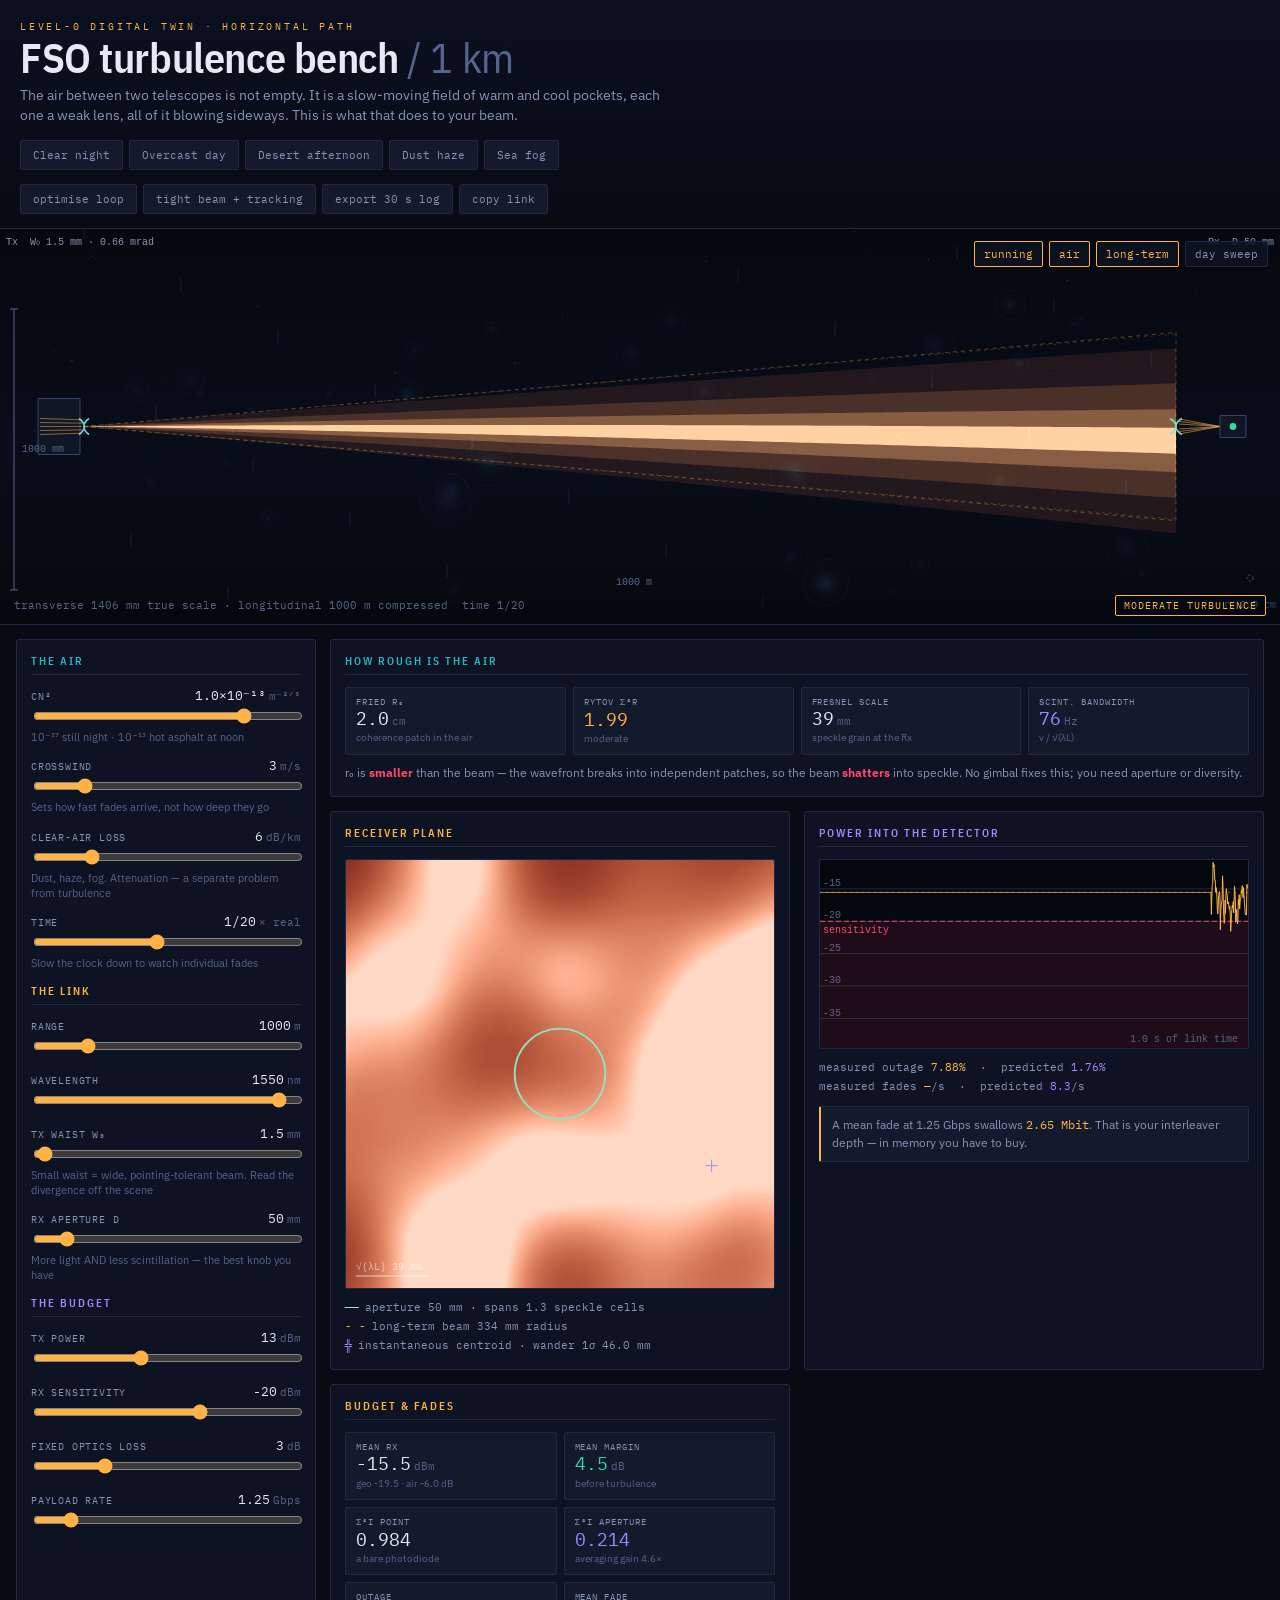
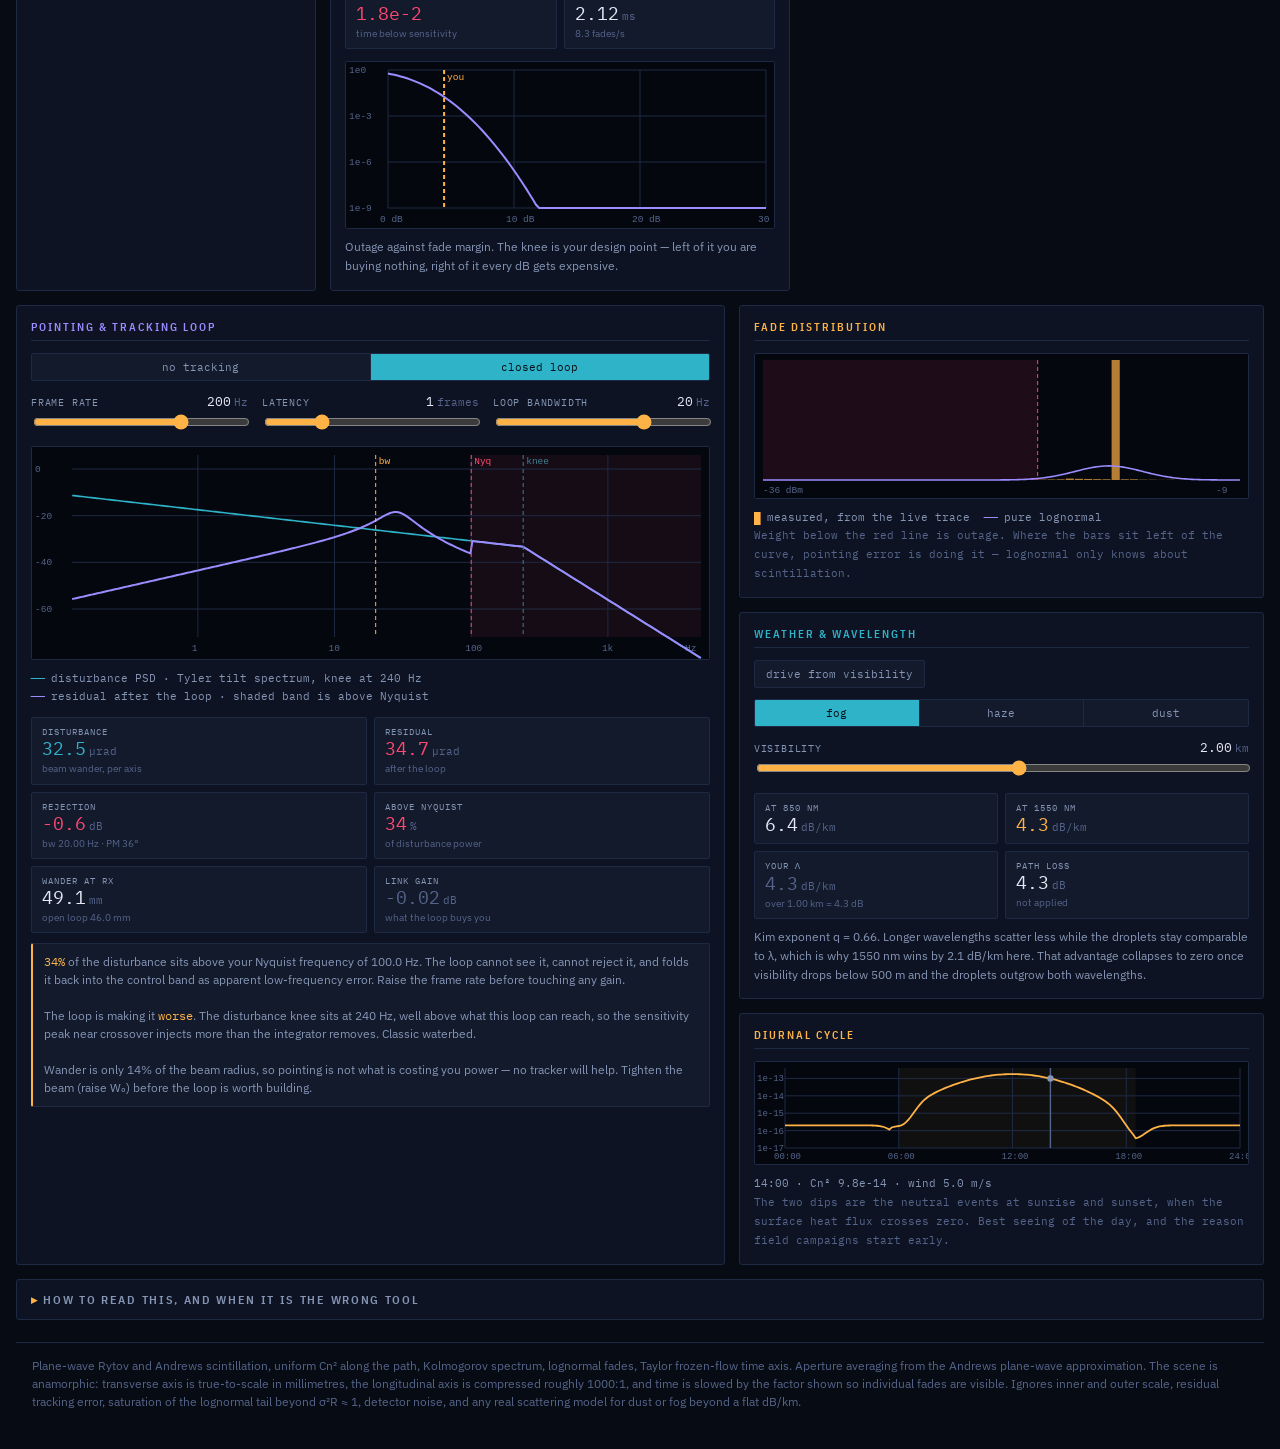
<file: turbulence/index.html>
<!DOCTYPE html>
<html lang="en">
<head>
<meta charset="utf-8">
<meta name="viewport" content="width=device-width, initial-scale=1">
<title>FSO Turbulence Bench — 1 km link</title>
<link rel="preconnect" href="https://fonts.googleapis.com">
<link rel="preconnect" href="https://fonts.gstatic.com" crossorigin>
<link href="https://fonts.googleapis.com/css2?family=IBM+Plex+Mono:wght@400;500&family=IBM+Plex+Sans:wght@400;500;600&family=IBM+Plex+Sans+Condensed:wght@600&display=swap" rel="stylesheet">
<style>
:root{
  --bg:#070B14; --bg2:#04070E;
  --panel:#0D1322; --panel2:#121A2C;
  --rule:#1E2A44; --rule2:#2A3A5C;
  --text:#E4E9F5; --dim:#8595B4; --faint:#55648A;
  --beam:#FFB347; --beamHot:#FF7A3D; --beamDim:#7A5427;
  --model:#9B8CFF; --alarm:#FF476F; --ok:#35D6A4; --air:#2FB3C9;
  --sand:#3A2E1C;
  --mono:'IBM Plex Mono',ui-monospace,Menlo,Consolas,monospace;
  --sans:'IBM Plex Sans',-apple-system,BlinkMacSystemFont,'Segoe UI',sans-serif;
  --cond:'IBM Plex Sans Condensed','IBM Plex Sans',sans-serif;
}
*{box-sizing:border-box}
html,body{margin:0;padding:0;background:var(--bg);color:var(--text);font-family:var(--sans);-webkit-font-smoothing:antialiased}
body{padding:0 0 40px}

/* ---------- header ---------- */
header{
  position:relative;padding:20px 20px 14px;border-bottom:1px solid var(--rule);
  background:linear-gradient(180deg,#0A1020,#070B14);
}
.eyebrow{font-family:var(--mono);font-size:10px;letter-spacing:.28em;text-transform:uppercase;color:var(--beam)}
h1{font-family:var(--cond);font-weight:600;font-size:clamp(26px,5vw,42px);letter-spacing:-.01em;margin:4px 0 0;line-height:1}
h1 .thin{color:var(--faint);font-weight:400}
.sub{font-size:13.5px;color:var(--dim);margin-top:6px;max-width:640px;line-height:1.5}
.chips{display:flex;flex-wrap:wrap;gap:6px;margin-top:14px}
.chip{font-family:var(--mono);font-size:11px;padding:7px 12px;background:var(--panel2);color:var(--dim);
  border:1px solid var(--rule);border-radius:2px;cursor:pointer;transition:.15s}
.chip:hover{border-color:var(--beam);color:var(--beam)}
.chip.on{background:var(--beam);color:#0A0D14;border-color:var(--beam)}

/* ---------- scene ---------- */
#sceneWrap{position:relative;width:100%;height:clamp(280px,44vh,460px);background:var(--bg2);
  border-bottom:1px solid var(--rule);overflow:hidden}
#scene{display:block;width:100%;height:100%}
.scenebar{position:absolute;left:0;right:0;bottom:0;display:flex;gap:14px;align-items:center;
  padding:8px 14px;font-family:var(--mono);font-size:10.5px;color:var(--faint);
  background:linear-gradient(180deg,rgba(4,7,14,0),rgba(4,7,14,.9));pointer-events:none}
.tbtns{position:absolute;right:12px;top:12px;display:flex;gap:6px}
.tb{font-family:var(--mono);font-size:10.5px;padding:5px 9px;background:rgba(13,19,34,.85);
  border:1px solid var(--rule);color:var(--dim);border-radius:2px;cursor:pointer}
.tb.on{border-color:var(--beam);color:var(--beam)}

/* ---------- layout ---------- */
.wrap{max-width:1500px;margin:0 auto;padding:0 16px}
.grid{display:grid;gap:14px;margin-top:14px}
@media(min-width:900px){ .grid.main{grid-template-columns:300px 1fr} }
@media(min-width:900px){ .grid.lower{grid-template-columns:1fr 1fr} }
@media(min-width:1500px){ .grid.lower{grid-template-columns:340px 1fr 1fr} }

.panel{background:var(--panel);border:1px solid var(--rule);border-radius:3px;padding:14px}
.sec{font-family:var(--cond);font-weight:600;font-size:11px;letter-spacing:.18em;text-transform:uppercase;
  color:var(--beam);border-bottom:1px solid var(--rule);padding-bottom:6px;margin:0 0 12px}
.sec.alt{color:var(--air)}
.sec.mod{color:var(--model)}

/* ---------- sliders ---------- */
.ctl{margin-bottom:13px}
.ctlhead{display:flex;justify-content:space-between;align-items:baseline;margin-bottom:3px}
.ctlhead label{font-family:var(--mono);font-size:10px;letter-spacing:.08em;text-transform:uppercase;color:var(--dim)}
.ctlhead .val{font-family:var(--mono);font-size:12.5px;color:var(--text)}
.ctlhead .val span{color:var(--faint);font-size:10.5px;margin-left:3px}
.hint{font-size:10.5px;color:var(--faint);margin-top:2px;line-height:1.4}
input[type=range]{width:100%;height:16px;accent-color:var(--beam);background:transparent;cursor:pointer}

/* ---------- metrics ---------- */
.mgrid{display:grid;gap:7px;grid-template-columns:repeat(2,1fr)}
@media(min-width:520px){.mgrid.four{grid-template-columns:repeat(4,1fr)}}
.met{background:var(--panel2);border:1px solid var(--rule);border-radius:2px;padding:8px 10px}
.met .k{font-family:var(--mono);font-size:9px;letter-spacing:.11em;text-transform:uppercase;color:var(--dim);margin-bottom:3px}
.met .v{font-family:var(--mono);font-size:18px;line-height:1.05}
.met .v small{font-size:10.5px;color:var(--faint);margin-left:3px}
.met .s{font-size:10px;color:var(--faint);margin-top:3px;line-height:1.35}

canvas.plot{display:block;width:100%;background:var(--bg2);border:1px solid var(--rule);border-radius:2px}
@media(min-width:1100px){ .grid.pat{grid-template-columns:1.35fr 1fr} }
.trackbar{display:grid;grid-template-columns:repeat(auto-fit,minmax(132px,1fr));gap:10px 14px;margin-bottom:12px}
.trackbar .ctl{margin-bottom:0}
.seg{display:flex;gap:0;border:1px solid var(--rule);border-radius:2px;overflow:hidden;margin-bottom:12px}
.seg button{flex:1;font-family:var(--mono);font-size:10.5px;padding:6px 4px;background:var(--panel2);
  color:var(--dim);border:0;border-right:1px solid var(--rule);cursor:pointer}
.seg button:last-child{border-right:0}
.seg button.on{background:var(--air);color:#061016}
.toggle{font-family:var(--mono);font-size:10.5px;padding:6px 11px;background:var(--panel2);color:var(--dim);
  border:1px solid var(--rule);border-radius:2px;cursor:pointer;transition:.15s}
.toggle.on{border-color:var(--model);color:var(--model)}
.toggle.hot.on{border-color:var(--beam);color:var(--beam)}
.legend{font-family:var(--mono);font-size:10.5px;color:var(--dim);line-height:1.8;margin-top:9px}
.legend i{font-style:normal;margin-right:6px}
.note{font-size:12px;color:var(--dim);line-height:1.55;margin-top:9px}
.callout{margin-top:10px;padding:9px 11px;background:var(--panel2);border:1px solid var(--rule);
  border-left:2px solid var(--beam);border-radius:2px;font-size:12px;color:var(--dim);line-height:1.5}
.callout b{font-family:var(--mono);color:var(--beam);font-weight:400}

details{margin-top:14px;background:var(--panel);border:1px solid var(--rule);border-radius:3px;padding:12px 14px}
summary{font-family:var(--cond);font-weight:600;font-size:12px;letter-spacing:.14em;text-transform:uppercase;
  color:var(--dim);cursor:pointer;list-style:none}
summary::-webkit-details-marker{display:none}
summary:before{content:"▸ ";color:var(--beam)}
details[open] summary:before{content:"▾ "}
details .body{margin-top:12px;font-size:13px;color:var(--dim);line-height:1.65;max-width:78ch}
details .body h4{font-family:var(--cond);font-weight:600;color:var(--text);font-size:13px;letter-spacing:.06em;
  text-transform:uppercase;margin:16px 0 5px}
details .body code{font-family:var(--mono);font-size:12px;color:var(--beam);background:var(--panel2);padding:1px 5px;border-radius:2px}
footer{max-width:1500px;margin:22px auto 0;padding:14px 16px 0;border-top:1px solid var(--rule);
  font-size:11.5px;color:var(--faint);line-height:1.6}
.badge{display:inline-block;font-family:var(--mono);font-size:10px;letter-spacing:.1em;text-transform:uppercase;
  padding:3px 8px;border-radius:2px;border:1px solid currentColor}
</style>
</head>
<body>

<header>
  <div class="wrap" style="padding:0">
    <div class="eyebrow">Level-0 digital twin · horizontal path</div>
    <h1>FSO turbulence bench <span class="thin">/ 1 km</span></h1>
    <div class="sub">The air between two telescopes is not empty. It is a slow-moving field of warm and cool
      pockets, each one a weak lens, all of it blowing sideways. This is what that does to your beam.</div>
    <div class="chips" id="presets"></div>
    <div class="chips" id="tools"></div>
  </div>
</header>

<div id="sceneWrap">
  <canvas id="scene"></canvas>
  <div class="tbtns">
    <button class="tb on" id="btnRun">running</button>
    <button class="tb on" id="btnEddy">air</button>
    <button class="tb on" id="btnLT">long-term</button>
    <button class="tb" id="btnDay">day sweep</button>
  </div>
  <div class="scenebar">
    <span id="scaleNote"></span>
    <span id="speedNote"></span>
    <span style="margin-left:auto" id="regimeNote"></span>
  </div>
</div>

<div class="wrap">

  <div class="grid main">
    <!-- controls -->
    <div class="panel">
      <div class="sec alt">The air</div>
      <div id="ctlAir"></div>
      <div class="sec">The link</div>
      <div id="ctlLink"></div>
      <div class="sec mod">The budget</div>
      <div id="ctlBudget"></div>
    </div>

    <!-- top metrics + speckle + scope -->
    <div>
      <div class="panel">
        <div class="sec alt">How rough is the air</div>
        <div class="mgrid four" id="mAir"></div>
        <div class="note" id="airNote"></div>
      </div>

      <div class="grid lower" style="margin-top:14px">
        <div class="panel">
          <div class="sec">Receiver plane</div>
          <canvas id="speckle" class="plot" style="aspect-ratio:1/1"></canvas>
          <div class="legend" id="speckleLegend"></div>
        </div>

        <div class="panel" style="display:flex;flex-direction:column">
          <div class="sec mod">Power into the detector</div>
          <canvas id="scope" class="plot" style="height:190px"></canvas>
          <div class="legend" id="scopeLegend"></div>
          <div class="callout" id="burst"></div>
        </div>

        <div class="panel">
          <div class="sec">Budget &amp; fades</div>
          <div class="mgrid" id="mBudget"></div>
          <div style="height:12px"></div>
          <canvas id="outage" class="plot" style="height:168px"></canvas>
          <div class="note">Outage against fade margin. The knee is your design point — left of it you are
            buying nothing, right of it every dB gets expensive.</div>
        </div>
      </div>
    </div>
  </div>

  <div class="grid pat" style="margin-top:14px">
    <div class="panel">
      <div class="sec mod">Pointing &amp; tracking loop</div>
      <div class="seg" id="trkSeg">
        <button data-v="0">no tracking</button>
        <button data-v="1" class="on">closed loop</button>
      </div>
      <div class="trackbar" id="trackCtls"></div>
      <canvas id="reject" class="plot" style="height:214px"></canvas>
      <div class="legend" id="rejectLegend"></div>
      <div class="mgrid" id="mTrack" style="margin-top:11px"></div>
      <div class="callout" id="trackNote"></div>
    </div>

    <div>
      <div class="panel">
        <div class="sec">Fade distribution</div>
        <canvas id="hist" class="plot" style="height:146px"></canvas>
        <div class="legend" id="histLegend"></div>
      </div>

      <div class="panel" style="margin-top:14px">
        <div class="sec alt">Weather &amp; wavelength</div>
        <div style="display:flex;gap:6px;flex-wrap:wrap;margin-bottom:11px">
          <button class="toggle" id="btnVis">drive from visibility</button>
        </div>
        <div class="seg" id="wxSeg">
          <button data-v="fog" class="on">fog</button>
          <button data-v="haze">haze</button>
          <button data-v="dust">dust</button>
        </div>
        <div id="wxCtls"></div>
        <div class="mgrid" id="mWx"></div>
        <div class="note" id="wxNote"></div>
      </div>

      <div class="panel" style="margin-top:14px">
        <div class="sec">Diurnal cycle</div>
        <canvas id="day" class="plot" style="height:104px"></canvas>
        <div class="legend" id="dayLegend"></div>
      </div>
    </div>
  </div>

  <details>
    <summary>How to read this, and when it is the wrong tool</summary>
    <div class="body">
      <h4>The one number that runs everything</h4>
      Rytov variance, <code>σ²R = 1.23·Cn²·k^(7/6)·L^(11/6)</code>, is a single scalar answer to "how rough is
      this path." Below about 1 you are in weak turbulence and lognormal fade statistics hold. Above it the
      intensity fluctuations begin to saturate and everything here turns optimistic. Note the exponent on range:
      doubling the path makes turbulence 3.6× worse, not 2×. That is why 1 km is a real test and 100 m is not.

      <h4>Two effects, and they are not the same problem</h4>
      <b style="color:var(--beam)">Spreading and wander</b> cost you <em>mean</em> power. They are a link-budget
      problem — watch the solid beam envelope grow past the dashed diffraction-only envelope in the scene above.
      <b style="color:var(--model)">Scintillation</b> costs you <em>availability</em>. The mean is fine; the deep
      fades are what drop packets. That is the scope trace.

      <h4>Why r₀ versus your beam size decides the character</h4>
      When the Fried coherence length r₀ is larger than the beam, the beam mostly gets <em>tilted</em> as a whole —
      it wanders, and a tracking loop can chase it. When r₀ drops below the beam diameter, the wavefront breaks up
      into independent patches and the beam <em>shatters</em> into speckle, which no gimbal can fix. Slide Cn² up
      and watch the eddies in the scene shrink past the beam width. That crossover is the moment tracking stops
      being the answer and aperture averaging or diversity becomes the answer.

      <h4>Why the receiver aperture is the best knob you have</h4>
      A large lens collects more mean power <em>and</em> integrates over more speckle cells, so it suppresses
      scintillation at the same time. Compare σ²I point against σ²I aperture as you widen D. Once D is
      comfortably bigger than the Fresnel scale √(λL) — about 39 mm at 1 km and 1550 nm — you start winning hard.
      Adding glass is very often cheaper than adding transmit power or coding gain.

      <h4>Wind sets the clock, not the depth</h4>
      Crosswind does not change how deep the fades are, only how fast they arrive, through <code>v/√(λL)</code>.
      This is the number that sizes an interleaver: at 1.25 Gbps a 2 ms fade is 2.5 Mbit of buffer, which is a
      memory budget conversation, not a hand-wave.

      <h4>The tracking loop, and why frame rate beats gain</h4>
      Beam wander sits on a Tyler tilt spectrum: roughly f^(-2/3) up to a knee at 0.24·v/D_tx, then
      f^(-11/3) above it. Most of the variance piles up just below that knee, so where the knee sits
      relative to your sampler decides everything. The panel shows the disturbance and what survives
      the loop, with the region above Nyquist shaded — the loop cannot see anything in there, cannot
      reject it, and folds it back into the control band as apparent low-frequency error.
      <br><br>
      Two failure modes are worth provoking deliberately. Set the frame rate very low and watch the
      <em>above Nyquist</em> figure climb past 50% while rejection collapses to under a dB: no gain
      tuning recovers that, only a faster camera. Then set a high bandwidth against a knee the loop
      cannot reach and watch rejection go <em>negative</em> — the sensitivity peak near crossover
      injects more than the integrator removes. That is the waterbed, and it is why "turn up the gain"
      is usually the wrong instinct. <code>optimise loop</code> finds the bandwidth that genuinely
      minimises residual for your delay, which is often far lower than you would guess.
      <br><br>
      Note also that with a wide, pointing-tolerant beam the loop buys nothing, because wander is a
      small fraction of the beam radius to begin with. Tracking only starts paying once the beam is
      tight enough that missing costs you real power. That tension — divergence for tolerance versus
      divergence for gain — is the actual design decision.

      <h4>Dust is not fog</h4>
      Fog droplets are comparable to the wavelength, so scattering is selective and 1550 nm beats
      850 nm. Dust particles are tens of microns, far larger than either, so scattering is
      non-selective, the Kim exponent goes to zero, and the two wavelengths are identical. Switch the
      weather panel between fog and dust at the same visibility and watch the wavelength advantage
      vanish. In the Gulf that is the case that matters, and it is the opposite of what most FSO
      literature assumes.

      <h4>The diurnal curve</h4>
      Cn² over ground swings three orders of magnitude across a day. The two dips are the neutral
      events near sunrise and sunset, when the surface heat flux passes through zero and the
      temperature gradient briefly vanishes. Best seeing of the day by a wide margin, and the reason
      field campaigns start early. Hit <code>day sweep</code> and watch a link that is comfortable at
      dawn shatter by early afternoon without a single parameter changing except the sun.

      <h4>Closing the loop with real data</h4>
      <code>export 30 s log</code> writes a synthetic received-power CSV generated from exactly the
      physics on screen, with the configuration embedded in the header comments. Run
      <code>calibrate.py</code> against it and you should get your own Cn² back. Then run the same
      script against a real campaign log and see how far apart they land. On a clean record the
      inversion is good to a couple of percent; when it refuses to converge, that refusal is itself
      the finding — it usually means something in the record is not atmospheric.

      <h4>When to reach for this</h4>
      For the questions you would otherwise answer with a shrug. What does going from 50 mm to 100 mm receive
      optics actually buy? Is 10 dB of margin generous or marginal here? Would 5 km be crazy? All one slider away.

      <h4>When it stops being enough</h4>
      Do not use it to predict a specific afternoon. Once σ²R passes 1, or you want coupling into single-mode
      fibre (which depends on wavefront <em>shape</em>, not just intensity), or you want to design a tracking loop
      against a measured disturbance spectrum — you need split-step propagation through phase screens. This model
      has no wavefront at all, only the statistics of one. The next honest step is calibration: fit σ²I and the
      fade rate to real received-power logs and back out the Cn² and effective wind the atmosphere was actually
      handing you.
    </div>
  </details>

  <footer>
    Plane-wave Rytov and Andrews scintillation, uniform Cn² along the path, Kolmogorov spectrum, lognormal fades,
    Taylor frozen-flow time axis. Aperture averaging from the Andrews plane-wave approximation. The scene is
    anamorphic: transverse axis is true-to-scale in millimetres, the longitudinal axis is compressed roughly
    1000:1, and time is slowed by the factor shown so individual fades are visible. Ignores inner and outer scale,
    residual tracking error, saturation of the lognormal tail beyond σ²R ≈ 1, detector noise, and any real
    scattering model for dust or fog beyond a flat dB/km.
  </footer>
</div>

<script>
/* =================================================================== */
/*  MODEL                                                              */
/* =================================================================== */
function erfc(x){
  const z=Math.abs(x), t=1/(1+z/2);
  const r=t*Math.exp(-z*z-1.26551223+t*(1.00002368+t*(0.37409196+t*(0.09678418+
    t*(-0.18628806+t*(0.27886807+t*(-1.1352039+t*(1.48851587+t*(-0.82215223+t*0.17087277)))))))));
  return x>=0?r:2-r;
}
let _spare=null;
function randn(){
  if(_spare!==null){const s=_spare;_spare=null;return s;}
  let u,v,s;
  do{u=Math.random()*2-1;v=Math.random()*2-1;s=u*u+v*v;}while(s>=1||s===0);
  const m=Math.sqrt(-2*Math.log(s)/s);_spare=v*m;return u*m;
}

const P={
  logCn2:-13, v:3, alpha:6,
  L:1000, lambdaNm:1550, W0mm:1.5, Dmm:50,
  PtxDBm:13, sensDBm:-20, opticsDB:3, rateGbps:1.25,
  timeScale:0.05, running:true, eddies:true, longterm:true,
  trkOn:1, trkFs:200, trkLat:1, trkBw:20,
  useVis:false, wxType:'fog', visKm:2.0,
  daySweep:false, hour:14.0
};

function model(){
  const lambda=P.lambdaNm*1e-9, k=2*Math.PI/lambda, L=P.L;
  const Cn2=Math.pow(10,P.logCn2), W0=P.W0mm/1000, D=P.Dmm/1000, a=D/2;

  const r0=Math.pow(0.423*k*k*Cn2*L,-3/5);
  const sigR2=1.23*Cn2*Math.pow(k,7/6)*Math.pow(L,11/6);
  const s65=Math.pow(sigR2,6/5);
  const sigI2pt=Math.exp(0.49*sigR2/Math.pow(1+1.11*s65,7/6)+0.51*sigR2/Math.pow(1+0.69*s65,5/6))-1;
  const A=Math.pow(1+1.062*(k*D*D/(4*L)),-7/6);
  const sigI2=A*sigI2pt;

  const Wdiff=W0*Math.sqrt(1+Math.pow(2*L/(k*W0*W0),2));
  const Lam=2*L/(k*Wdiff*Wdiff);
  const WLT=Wdiff*Math.sqrt(1+1.33*sigR2*Math.pow(Lam,5/6));
  const wander=Math.sqrt(2.42*Cn2*Math.pow(L,3)*Math.pow(W0,-1/3));
  const WST=Math.sqrt(Math.max(WLT*WLT-2*wander*wander, 0.35*Wdiff*Wdiff));

  // the loop eats part of the wander; what is left re-inflates the beam
  const trk=trackSolve(wander,W0,L,P.v,lambda);
  const wanderEff=P.trkOn?Math.min(trk.wanderEff,wander*4):wander;
  const WLTe=Math.sqrt(WST*WST+2*wanderEff*wanderEff);
  const trackGainDB=10*Math.log10((1-Math.exp(-2*a*a/(WLTe*WLTe)))/
                                  Math.max(1-Math.exp(-2*a*a/(WLT*WLT)),1e-15));

  const alphaEff=P.useVis?kimAlpha(P.visKm,P.lambdaNm,P.wxType):P.alpha;
  const capture=1-Math.exp(-2*a*a/(WLTe*WLTe));
  const geoDB=10*Math.log10(Math.max(capture,1e-12));
  const atmDB=-alphaEff*(L/1000);
  const PrxDBm=P.PtxDBm+geoDB+atmDB-P.opticsDB;
  const margin=PrxDBm-P.sensDBm;

  const sln2=Math.max(Math.log(1+sigI2),1e-8), sln=Math.sqrt(sln2);
  const z=(margin*Math.LN10/10-sln2/2)/sln;
  const outage=0.5*erfc(z/Math.SQRT2);

  const rF=Math.sqrt(lambda*L);
  const nu0=P.v/rF;
  const down=margin<=0;
  const fadeRate=down?0:nu0*Math.exp(-z*z/2);
  const meanFade=(!down&&fadeRate>1e-6)?outage/fadeRate:0;
  const burstBits=meanFade*P.rateGbps*1e9;

  let regime='weak', regColor='var(--ok)';
  if(sigR2>1&&sigR2<=10){regime='moderate';regColor='var(--beam)';}
  else if(sigR2>10){regime='strong / saturating';regColor='var(--alarm)';}

  // transverse framing for the scene, in mm
  const spanMM=Math.max(4.2*WLTe*1000, 2.6*D*1000, 2.2*r0*1000, 60);
  // the receiver panel zooms in on the aperture neighbourhood instead
  const spanRxMM=Math.max(3.0*D*1000, 6.0*rF*1000, 2.6*wanderEff*1000, 40);
  const divMrad=2*lambda/(Math.PI*W0)*1000;

  return {lambda,k,L,Cn2,W0,D,a,spanRxMM,divMrad,trk,wanderEff,WLTe,trackGainDB,alphaEff,
          r0,sigR2,sigI2pt,A,sigI2,Wdiff,WLT,WST,wander,
          capture,geoDB,atmDB,PrxDBm,margin,sln,sln2,outage,rF,nu0,fadeRate,meanFade,
          burstBits,down,regime,regColor,spanMM};
}
let M=model();

/* ------------------------------------------------------------------ */
/*  Kim/Kruse specific attenuation. q is the wavelength exponent —      */
/*  it goes to zero for particles much larger than lambda, which is     */
/*  why 1550 nm buys you nothing in dust.                               */
/* ------------------------------------------------------------------ */
function kimQ(V,type){
  if(type==='dust')return 0;
  if(V>50)return 1.6;
  if(V>6)return 1.3;
  if(V>1)return 0.16*V+0.34;
  if(V>0.5)return V-0.5;
  return 0;
}
function kimAlpha(V,lamNm,type){
  return 17.0/Math.max(V,0.02)*Math.pow(lamNm/550,-kimQ(V,type));
}

/* Characteristic desert diurnal Cn2 curve: quiet at night, a hard peak
   in early afternoon, and the two neutral-event minima near sunrise and
   sunset when the surface heat flux passes through zero. */
function cn2Diurnal(h){
  const sol=Math.max(0,Math.sin(Math.PI*(h-5.5)/13));
  const dip=-0.75*Math.exp(-Math.pow((h-6.3)/0.75,2))-0.75*Math.exp(-Math.pow((h-18.4)/0.85,2));
  return -15.7+2.95*Math.pow(sol,0.75)+dip;
}
function windDiurnal(h){
  const sol=Math.max(0,Math.sin(Math.PI*(h-5.5)/13));
  return 1.2+4.2*Math.pow(sol,0.8);
}

/* ------------------------------------------------------------------ */
/*  TRACKING LOOP                                                       */
/*  Disturbance is transmit beam wander on a Tyler tilt spectrum:       */
/*  f^-2/3 below the aperture-crossing knee, f^-11/3 above it.          */
/*  The loop is a Type-I integrator with transport delay and ZOH.       */
/* ------------------------------------------------------------------ */
function trackSolve(wander,W0,L,v,lam){
  const sigD=wander/Math.SQRT2/L;                 // rad rms, per axis
  const fk=Math.max(0.24*v/(2*W0),1e-3);          // Tyler knee
  const varD=sigD*sigD;
  const Cn=varD/(3.375*Math.pow(fk,1/3));
  const S=f=>f<fk ? Cn*Math.pow(f,-2/3) : Cn*Math.pow(fk,3)*Math.pow(f,-11/3);

  const fs=P.trkFs, tau=(P.trkLat+0.5)/fs;
  const bwMax=Math.min(1/(6*tau), fs/8);          // 30 deg phase margin, and sane vs fs
  const bw=P.trkOn?Math.min(P.trkBw,bwMax):0;
  const clamped=P.trkOn&&P.trkBw>bwMax*1.001;
  const pm=90-360*bw*tau;

  const f0=Math.max(fk*1e-5,1e-4), f1=Math.max(fk,fs)*1e3;
  const N=560, lf0=Math.log(f0), lf1=Math.log(f1), dl=(lf1-lf0)/N;
  // renormalise the discrete grid so the open-loop integral is exactly varD
  let acc=0;
  for(let i=0;i<=N;i++){const f=Math.exp(lf0+i*dl);acc+=S(f)*f*dl;}
  const gnorm=acc>0?varD/acc:1;
  let varR=0, varAlias=0, peak=0;
  const curveD=[], curveR=[];
  for(let i=0;i<=N;i++){
    const f=Math.exp(lf0+i*dl), df=f*dl;
    const sd=S(f)*gnorm;
    let g=1;
    if(P.trkOn&&bw>0&&f<fs/2){
      const th=2*Math.PI*f*tau;
      const Lr=-(bw/f)*Math.sin(th), Li=-(bw/f)*Math.cos(th);
      g=1/((1+Lr)*(1+Lr)+Li*Li);
      const zoh=Math.sin(Math.PI*f/fs)/(Math.PI*f/fs);
      g*=Math.max(zoh*zoh,1e-6);
    }
    const sr=sd*g;
    varR+=sr*df;
    if(f>=fs/2)varAlias+=sd*df;
    if(sd>peak)peak=sd;
    curveD.push([f,sd]); curveR.push([f,sr]);
  }
  const sigR=Math.sqrt(Math.max(varR,1e-24));
  const rejDB=10*Math.log10(Math.max(varD,1e-30)/Math.max(varR,1e-30));
  return {sigD,sigR,fk,fs,tau,bw,bwMax,clamped,pm,rejDB,peak,curveD,curveR,
          aliasFrac:varD>0?varAlias/varD:0,
          wanderEff:sigR*L*Math.SQRT2};
}

/* Scan for the bandwidth that actually minimises residual jitter. With a
   delay in the loop there is a real optimum: too little and you reject
   nothing, too much and the sensitivity peak injects more than it removes. */
function bestBandwidth(){
  const keep=P.trkBw; let best=keep, bestVar=Infinity;
  const M0=model(), hi=M0.trk.bwMax;
  for(let i=0;i<=48;i++){
    P.trkBw=hi*Math.pow(10,-3+3*i/48);
    const r=model().trk.sigR;
    if(r<bestVar){bestVar=r;best=P.trkBw;}
  }
  P.trkBw=keep;
  return best;
}

/* =================================================================== */
/*  CONTROLS                                                           */
/* =================================================================== */
const fmtSci=x=>{const e=Math.floor(Math.log10(Math.abs(x)));const m=x/Math.pow(10,e);
  return m.toFixed(1)+'×10'+String(e).replace('-','\u207B').replace(/[0-9]/g,d=>'⁰¹²³⁴⁵⁶⁷⁸⁹'[+d]);};

const CONTROLS=[
  {g:'air',k:'logCn2',label:'Cn²',unit:'m⁻²ᐟ³',min:-17,max:-12,step:.1,fmt:v=>fmtSci(Math.pow(10,v)),
   hint:'10⁻¹⁷ still night · 10⁻¹³ hot asphalt at noon'},
  {g:'air',k:'v',label:'Crosswind',unit:'m/s',min:.5,max:15,step:.5,
   hint:'Sets how fast fades arrive, not how deep they go'},
  {g:'air',k:'alpha',label:'Clear-air loss',unit:'dB/km',min:0,max:30,step:.5,
   hint:'Dust, haze, fog. Attenuation — a separate problem from turbulence'},
  {g:'air',k:'timeScale',label:'Time',unit:'× real',min:-2.4,max:0,step:.1,log:true,
   fmt:v=>'1/'+Math.round(1/Math.pow(10,v)),hint:'Slow the clock down to watch individual fades'},

  {g:'link',k:'L',label:'Range',unit:'m',min:100,max:5000,step:50},
  {g:'link',k:'lambdaNm',label:'Wavelength',unit:'nm',min:800,max:1600,step:50},
  {g:'link',k:'W0mm',label:'Tx waist W₀',unit:'mm',min:0.5,max:60,step:.5,
   hint:'Small waist = wide, pointing-tolerant beam. Read the divergence off the scene'},
  {g:'link',k:'Dmm',label:'Rx aperture D',unit:'mm',min:10,max:400,step:5,
   hint:'More light AND less scintillation — the best knob you have'},

  {g:'budget',k:'PtxDBm',label:'Tx power',unit:'dBm',min:0,max:33,step:1},
  {g:'budget',k:'sensDBm',label:'Rx sensitivity',unit:'dBm',min:-45,max:-5,step:1},
  {g:'budget',k:'opticsDB',label:'Fixed optics loss',unit:'dB',min:0,max:12,step:.5},
  {g:'budget',k:'rateGbps',label:'Payload rate',unit:'Gbps',min:.1,max:10,step:.05},

  {g:'track',k:'trkFs',label:'Frame rate',unit:'Hz',min:0,max:3.3,step:.02,log:true,
   fmt:v=>{const x=Math.pow(10,v);return x>=10?String(Math.round(x)):x.toFixed(1);}},
  {g:'track',k:'trkLat',label:'Latency',unit:'frames',min:0,max:4,step:1},
  {g:'track',k:'trkBw',label:'Loop bandwidth',unit:'Hz',min:-2,max:2.7,step:.02,log:true,
   fmt:v=>{const x=Math.pow(10,v);return x>=10?String(Math.round(x)):x.toFixed(2);}},

  {g:'wx',k:'visKm',label:'Visibility',unit:'km',min:-1.3,max:1.7,step:.02,log:true,
   fmt:v=>{const x=Math.pow(10,v);return x>=10?String(Math.round(x)):x.toFixed(2);}}
];

function buildControls(){
  const map={air:'ctlAir',link:'ctlLink',budget:'ctlBudget',track:'trackCtls',wx:'wxCtls'};
  CONTROLS.forEach(c=>{
    const host=document.getElementById(map[c.g]);
    const d=document.createElement('div'); d.className='ctl';
    const raw=c.log?Math.log10(P[c.k]):P[c.k];
    d.innerHTML=`<div class="ctlhead"><label>${c.label}</label>
      <div class="val" id="v_${c.k}"></div></div>
      <input type="range" min="${c.min}" max="${c.max}" step="${c.step}" value="${raw}" id="s_${c.k}">
      ${c.hint?`<div class="hint">${c.hint}</div>`:''}`;
    host.appendChild(d);
    const inp=d.querySelector('input');
    inp.addEventListener('input',e=>{
      const val=parseFloat(e.target.value);
      P[c.k]=c.log?Math.pow(10,val):val;
      M=model(); needField=true; refresh();
    });
  });
}
function refreshControlValues(){
  const aS=document.getElementById('s_alpha');
  if(aS){aS.disabled=P.useVis; aS.style.opacity=P.useVis?0.35:1;
    if(P.useVis){P.alpha=Math.min(30,kimAlpha(P.visKm,P.lambdaNm,P.wxType));aS.value=P.alpha;}}
  CONTROLS.forEach(c=>{
    const el=document.getElementById('v_'+c.k); if(!el)return;
    const v=P[c.k];
    el.innerHTML=(c.fmt?c.fmt(c.log?Math.log10(v):v):(Math.abs(v)<10?v.toFixed(2).replace(/\.?0+$/,''):Math.round(v)))
      +`<span>${c.unit}</span>`;
  });
}

const PRESETS=[
  {n:'Clear night',      logCn2:-15.3, v:1.5, alpha:.6},
  {n:'Overcast day',     logCn2:-14.3, v:3,   alpha:1.2},
  {n:'Desert afternoon', logCn2:-13.0, v:5,   alpha:2},
  {n:'Dust haze',        logCn2:-13.6, v:7,   alpha:12},
  {n:'Sea fog',          logCn2:-15.0, v:4,   alpha:26}
];
function buildPresets(){
  const host=document.getElementById('presets');
  PRESETS.forEach(pr=>{
    const b=document.createElement('button'); b.className='chip'; b.textContent=pr.n;
    b.onclick=()=>{
      P.logCn2=pr.logCn2; P.v=pr.v; P.alpha=pr.alpha;
      document.getElementById('s_logCn2').value=pr.logCn2;
      document.getElementById('s_v').value=pr.v;
      document.getElementById('s_alpha').value=pr.alpha;
      [...host.children].forEach(c=>c.classList.remove('on')); b.classList.add('on');
      M=model(); needField=true; refresh();
    };
    host.appendChild(b);
  });
}

/* =================================================================== */
/*  EXPORT / PERMALINK                                                 */
/* =================================================================== */
const HASH_KEYS=['logCn2','v','alpha','L','lambdaNm','W0mm','Dmm','PtxDBm','sensDBm',
                 'opticsDB','rateGbps','trkOn','trkFs','trkLat','trkBw','useVis','visKm','wxType'];
function encodeConfig(){
  return HASH_KEYS.map(k=>k+'='+(typeof P[k]==='number'?(+P[k].toFixed(4)):
        (P[k]===true?1:P[k]===false?0:P[k]))).join('&');
}
function decodeConfig(h){
  if(!h)return;
  h.replace(/^#/,'').split('&').forEach(kv=>{
    const [k,val]=kv.split('=');
    if(!HASH_KEYS.includes(k)||val===undefined)return;
    if(k==='wxType'){P[k]=val;return;}
    if(k==='useVis'){P[k]=val==='1'||val==='true';return;}
    const n=parseFloat(val); if(isFinite(n))P[k]=n;
  });
}
function download(name,text,mime){
  const b=new Blob([text],{type:mime||'text/csv'});
  const a=document.createElement('a');
  a.href=URL.createObjectURL(b); a.download=name;
  document.body.appendChild(a); a.click();
  setTimeout(()=>{URL.revokeObjectURL(a.href);a.remove();},400);
}
/* Generate a synthetic received-power log with exactly the physics on screen,
   so calibrate.py can be pointed at it and the inversion checked end to end. */
function synthLog(seconds){
  const dt=DT, n=Math.round(seconds/dt);
  const fc=Math.min(M.nu0,1/(4*dt)), a1=Math.exp(-2*Math.PI*fc*dt), b1=Math.sqrt(1-a1*a1);
  const fw=Math.min(Math.max(M.trk.fk,P.trkOn?M.trk.bw:0),1/(4*dt));
  const a2=Math.exp(-2*Math.PI*fw*dt), b2=Math.sqrt(1-a2*a2), s1=M.wanderEff/Math.SQRT2;
  const S=M.WST*M.WST+M.a*M.a, norm=1/(1+2*M.wanderEff*M.wanderEff/S);
  let g=0,wx=0,wy=0;
  const out=['# FSO turbulence bench synthetic log',
             '# '+encodeConfig(),
             '# Cn2='+M.Cn2.toExponential(3)+' v='+P.v+' L='+P.L+' D='+P.Dmm+'mm lambda='+P.lambdaNm+'nm',
             't_s,rx_dbm'];
  for(let i=0;i<n;i++){
    g=a1*g+b1*randn(); wx=a2*wx+b2*s1*randn(); wy=a2*wy+b2*s1*randn();
    const lin=Math.exp(-M.sln2/2+M.sln*g)*Math.exp(-2*(wx*wx+wy*wy)/S)/norm;
    out.push((i*dt).toFixed(5)+','+(M.PrxDBm+10*Math.log10(Math.max(lin,1e-9))).toFixed(4));
  }
  return out.join('\n');
}

/* =================================================================== */
/*  SIMULATION STATE                                                   */
/* =================================================================== */
const DT=1/2000;                 // simulation step, seconds
const SCOPE_WINDOW=1.0;          // seconds shown
const NSCOPE=Math.round(SCOPE_WINDOW/DT);
const scope=new Float32Array(NSCOPE).fill(-60);
let sim={gs:0, wx:0, wy:0, t:0, below:0, n:0, cross:0, tAcc:0, prev:0};

function stepSim(dt){
  // scintillation: first-order coloured noise at the Fresnel-crossing rate
  const fc=Math.min(M.nu0, 1/(4*dt));
  const a1=Math.exp(-2*Math.PI*fc*dt), b1=Math.sqrt(1-a1*a1);
  sim.gs=a1*sim.gs+b1*randn();

  // beam wander: slower, set by the beam crossing time
  const fw=Math.min(Math.max(M.trk.fk, P.trkOn?M.trk.bw:0), 1/(4*dt));
  const a2=Math.exp(-2*Math.PI*fw*dt), b2=Math.sqrt(1-a2*a2);
  const s1=M.wanderEff/Math.SQRT2;       // per-axis std, so <r²> = wanderEff²
  sim.wx=a2*sim.wx+b2*s1*randn();
  sim.wy=a2*sim.wy+b2*s1*randn();

  const S=M.WST*M.WST+M.a*M.a;
  const r2=sim.wx*sim.wx+sim.wy*sim.wy;
  const pointing=Math.exp(-2*r2/S);
  const norm=1/(1+2*M.wanderEff*M.wanderEff/S);
  const lnI=-M.sln2/2+M.sln*sim.gs;
  const lin=Math.exp(lnI)*pointing/norm;
  const dB=M.PrxDBm+10*Math.log10(Math.max(lin,1e-9));

  sim.prev=scope[NSCOPE-1];
  scope.copyWithin(0,1);
  scope[NSCOPE-1]=dB;
  sim.n++; sim.tAcc+=dt;
  if(dB<P.sensDBm)sim.below++;
  if(sim.prev>=P.sensDBm&&dB<P.sensDBm)sim.cross++;
  if(sim.n>200000){sim.n>>=1;sim.below>>=1;sim.cross/=2;sim.tAcc/=2;}
  sim.t+=dt;
}

/* =================================================================== */
/*  SPECKLE FIELD (frozen flow, correlation length = Fresnel scale)     */
/* =================================================================== */
const FN=128;
let field=null, needField=true, fieldOffset=0;

function boxBlurWrap(src,n,r){
  const out=new Float32Array(n*n), tmp=new Float32Array(n*n), w=2*r+1;
  for(let y=0;y<n;y++){let s=0;
    for(let x=-r;x<=r;x++)s+=src[y*n+((x%n)+n)%n];
    for(let x=0;x<n;x++){tmp[y*n+x]=s/w;
      s-=src[y*n+((x-r)%n+n)%n]; s+=src[y*n+((x+r+1)%n+n)%n];}}
  for(let x=0;x<n;x++){let s=0;
    for(let y=-r;y<=r;y++)s+=tmp[(((y%n)+n)%n)*n+x];
    for(let y=0;y<n;y++){out[y*n+x]=s/w;
      s-=tmp[(((y-r)%n+n)%n)*n+x]; s+=tmp[(((y+r+1)%n+n)%n)*n+x];}}
  return out;
}
function buildField(corrPx){
  let f=new Float32Array(FN*FN);
  for(let i=0;i<f.length;i++)f[i]=randn();
  const r=Math.max(1,Math.min(Math.round(corrPx*0.55),FN/3|0));
  for(let p=0;p<3;p++)f=boxBlurWrap(f,FN,r);
  let m=0,v=0;
  for(let i=0;i<f.length;i++)m+=f[i]; m/=f.length;
  for(let i=0;i<f.length;i++)v+=(f[i]-m)*(f[i]-m); v=Math.sqrt(v/f.length)||1;
  for(let i=0;i<f.length;i++)f[i]=(f[i]-m)/v;
  return f;
}
function sampleField(x,y){
  const xi=((x%FN)+FN)%FN, yi=((y%FN)+FN)%FN;
  const x0=Math.floor(xi), y0=Math.floor(yi), fx=xi-x0, fy=yi-y0;
  const x1=(x0+1)%FN, y1=(y0+1)%FN;
  return field[y0*FN+x0]*(1-fx)*(1-fy)+field[y0*FN+x1]*fx*(1-fy)+
         field[y1*FN+x0]*(1-fx)*fy+field[y1*FN+x1]*fx*fy;
}

/* =================================================================== */
/*  EDDIES                                                             */
/* =================================================================== */
let eddies=[];
function seedEddies(){
  eddies=[];
  for(let i=0;i<46;i++){
    eddies.push({z:Math.random(), y:Math.random(), s:Math.pow(10,-0.5+Math.random()*1.2),
                 a:.25+Math.random()*.75, p:Math.random()*6.28});
  }
}
seedEddies();

/* =================================================================== */
/*  RENDER: THE SCENE                                                  */
/* =================================================================== */
const scene=document.getElementById('scene'), sctx=scene.getContext('2d');
let stars=[];
function seedStars(){stars=[];for(let i=0;i<70;i++)stars.push({x:Math.random(),y:Math.random()*.55,r:Math.random()*1.1+.2,a:.15+Math.random()*.5});}
seedStars();

function fitCanvas(cv){
  const dpr=Math.min(window.devicePixelRatio||1,2);
  const w=cv.clientWidth,h=cv.clientHeight;
  if(cv.width!==Math.round(w*dpr)||cv.height!==Math.round(h*dpr)){cv.width=Math.round(w*dpr);cv.height=Math.round(h*dpr);}
  const c=cv.getContext('2d'); c.setTransform(dpr,0,0,dpr,0,0);
  return {w,h,c,ok:w>20&&h>20};
}

function drawLens(c,x,halfH,thick,col,alpha){
  c.save(); c.strokeStyle=col; c.globalAlpha=alpha; c.lineWidth=1.6;
  c.beginPath();
  c.moveTo(x-thick,0-halfH); c.quadraticCurveTo(x+thick*1.1,0,x-thick,halfH);
  c.moveTo(x+thick,0-halfH); c.quadraticCurveTo(x-thick*1.1,0,x+thick,halfH);
  c.stroke();
  c.globalAlpha=alpha*.10; c.fillStyle=col;
  c.beginPath();
  c.moveTo(x-thick,-halfH); c.quadraticCurveTo(x+thick*1.1,0,x-thick,halfH);
  c.lineTo(x+thick,halfH); c.quadraticCurveTo(x-thick*1.1,0,x+thick,-halfH);
  c.closePath(); c.fill();
  c.restore();
}

function drawScene(wallDt){
  const {w,h,c,ok}=fitCanvas(scene);
  if(!ok)return;
  const mmPerPx=M.spanMM/h;
  const yc=h*0.5;
  const padL=Math.min(84,w*0.13), padR=Math.min(104,w*0.15);
  const x0=padL, x1=w-padR, span=x1-x0;

  // sky
  const g=c.createLinearGradient(0,0,0,h);
  g.addColorStop(0,'#05080F'); g.addColorStop(.55,'#080D1A'); g.addColorStop(1,'#06090F');
  c.fillStyle=g; c.fillRect(0,0,w,h);
  c.save();
  stars.forEach(s=>{c.globalAlpha=s.a*.5;c.fillStyle='#9FB4D8';
    c.fillRect(s.x*w,s.y*h,s.r,s.r);});
  c.restore();

  // ---- air: eddies drifting with the wind (downward on screen) ----
  const driftPx=P.v*1000/mmPerPx*P.timeScale*wallDt;  // px this frame
  if(P.eddies){
    c.save(); c.globalCompositeOperation='lighter';
    const r0px=M.r0*1000/mmPerPx;
    eddies.forEach(e=>{
      e.y+=driftPx/h; if(e.y>1.3)e.y-=1.6; if(e.y<-0.3)e.y+=1.6;
      const ex=x0+e.z*span, ey=e.y*h;
      const R=Math.max(2,r0px*e.s);
      const gr=c.createRadialGradient(ex,ey,0,ex,ey,R);
      const warm=Math.sin(e.p+e.z*9)>0;
      gr.addColorStop(0,warm?'rgba(47,179,201,0.085)':'rgba(120,90,220,0.075)');
      gr.addColorStop(1,'rgba(0,0,0,0)');
      c.fillStyle=gr; c.beginPath(); c.arc(ex,ey,R,0,6.2832); c.fill();
      c.globalAlpha=.16; c.strokeStyle=warm?'rgba(47,179,201,.35)':'rgba(140,110,240,.3)';
      c.lineWidth=.7; c.beginPath(); c.arc(ex,ey,R,0,6.2832); c.stroke(); c.globalAlpha=1;
    });
    c.restore();
    // wind streaks
    c.save(); c.strokeStyle='rgba(47,179,201,0.16)'; c.lineWidth=1;
    for(let i=0;i<26;i++){
      const sx=x0+((i*97)%span);
      const sy=((sim.t*P.v*1000/mmPerPx*0.35)+i*53)%(h+60)-30;
      c.beginPath(); c.moveTo(sx,sy); c.lineTo(sx,sy+14); c.stroke();
    }
    c.restore();
  }

  // ---- beam ----
  const N=170;
  const pts=[];
  for(let i=0;i<=N;i++){
    const f=i/N, z=f*M.L;
    const Wd=M.W0*Math.sqrt(1+Math.pow(2*z/(M.k*M.W0*M.W0),2));
    const extra=Math.max(M.WST*M.WST-Math.pow(M.W0*Math.sqrt(1+Math.pow(2*M.L/(M.k*M.W0*M.W0),2)),2),0);
    const Wst=Math.sqrt(Wd*Wd+extra*Math.pow(f,3));
    const cOff=sim.wy*Math.pow(f,1.5);
    pts.push({x:x0+f*span, y:yc+cOff*1000/mmPerPx, r:Wst*1000/mmPerPx});
  }
  // long-term footprint
  if(P.longterm){
    c.save(); c.strokeStyle='rgba(255,179,71,0.32)'; c.setLineDash([4,4]); c.lineWidth=1;
    c.beginPath();
    for(let i=0;i<=N;i++){const f=i/N;
      const Wd=M.W0*Math.sqrt(1+Math.pow(2*(f*M.L)/(M.k*M.W0*M.W0),2));
      const extra=Math.max(M.WLTe*M.WLTe-Math.pow(M.W0*Math.sqrt(1+Math.pow(2*M.L/(M.k*M.W0*M.W0),2)),2),0);
      const Wlt=Math.sqrt(Wd*Wd+extra*Math.pow(f,3))*1000/mmPerPx;
      const px=x0+f*span; i?c.lineTo(px,yc-Wlt):c.moveTo(px,yc-Wlt);}
    for(let i=N;i>=0;i--){const f=i/N;
      const Wd=M.W0*Math.sqrt(1+Math.pow(2*(f*M.L)/(M.k*M.W0*M.W0),2));
      const extra=Math.max(M.WLTe*M.WLTe-Math.pow(M.W0*Math.sqrt(1+Math.pow(2*M.L/(M.k*M.W0*M.W0),2)),2),0);
      const Wlt=Math.sqrt(Wd*Wd+extra*Math.pow(f,3))*1000/mmPerPx;
      const px=x0+f*span; c.lineTo(px,yc+Wlt);}
    c.stroke(); c.setLineDash([]); c.restore();
    // diffraction-only
    c.save(); c.strokeStyle='rgba(122,84,39,0.55)'; c.setLineDash([2,5]); c.lineWidth=1;
    c.beginPath();
    for(let i=0;i<=N;i++){const f=i/N,z=f*M.L;
      const Wd=M.W0*Math.sqrt(1+Math.pow(2*z/(M.k*M.W0*M.W0),2))*1000/mmPerPx;
      const px=x0+f*span; i?c.lineTo(px,yc-Wd):c.moveTo(px,yc-Wd);}
    c.stroke();
    c.beginPath();
    for(let i=0;i<=N;i++){const f=i/N,z=f*M.L;
      const Wd=M.W0*Math.sqrt(1+Math.pow(2*z/(M.k*M.W0*M.W0),2))*1000/mmPerPx;
      const px=x0+f*span; i?c.lineTo(px,yc+Wd):c.moveTo(px,yc+Wd);}
    c.stroke(); c.setLineDash([]); c.restore();
  }
  // glowing beam body
  c.save(); c.globalCompositeOperation='lighter';
  const layers=[{k:1.0,a:.10,col:'255,122,61'},{k:.62,a:.16,col:'255,150,60'},
                {k:.34,a:.24,col:'255,190,110'},{k:.14,a:.5,col:'255,232,190'}];
  layers.forEach(Ly=>{
    c.beginPath();
    pts.forEach((p,i)=>{const y=p.y-p.r*Ly.k; i?c.lineTo(p.x,y):c.moveTo(p.x,y);});
    for(let i=pts.length-1;i>=0;i--){const p=pts[i]; c.lineTo(p.x,p.y+p.r*Ly.k);}
    c.closePath(); c.fillStyle=`rgba(${Ly.col},${Ly.a})`; c.fill();
  });
  c.restore();

  // ---- heads ----
  c.save(); c.translate(0,0);
  // Tx
  const wTx=M.W0*1000/mmPerPx;
  c.save(); c.translate(x0,yc);
  c.fillStyle='#0F1626'; c.strokeStyle='#33456B'; c.lineWidth=1;
  c.beginPath(); c.rect(-46,-Math.max(wTx,16)-12,42,2*Math.max(wTx,16)+24); c.fill(); c.stroke();
  drawLens(c,0,Math.max(wTx,8),5,'#7FD4E6',.95);
  c.strokeStyle='rgba(255,179,71,.5)'; c.lineWidth=1;
  for(let i=-2;i<=2;i++){c.beginPath();c.moveTo(-44,i*4);c.lineTo(-2,i*Math.max(wTx,8)/2.4);c.stroke();}
  c.restore();
  // Rx
  const wRx=M.D/2*1000/mmPerPx;
  c.save(); c.translate(x1,yc);
  drawLens(c,0,Math.max(wRx,8),6,'#8FE3C4',.95);
  c.strokeStyle='rgba(255,179,71,.55)'; c.lineWidth=1;
  const fpt=44;
  for(let i=-3;i<=3;i++){if(!i)continue;c.beginPath();
    c.moveTo(3,i*Math.max(wRx,8)/3.2);c.lineTo(fpt,0);c.stroke();}
  c.fillStyle='#0F1626'; c.strokeStyle='#33456B';
  c.beginPath(); c.rect(fpt,-11,26,22); c.fill(); c.stroke();
  c.fillStyle='#35D6A4'; c.beginPath(); c.arc(fpt+13,0,3.4,0,6.2832); c.fill();
  c.restore();
  c.restore();

  // ---- labels ----
  c.font='500 10px monospace';
  c.fillStyle='#8595B4';
  c.fillText('Tx  W₀ '+P.W0mm+' mm · '+M.divMrad.toFixed(2)+' mrad', 6, 16);
  const rxLbl='Rx  D '+P.Dmm+' mm';
  c.fillText(rxLbl, w-c.measureText(rxLbl).width-6, 16);
  c.fillStyle='#55648A';
  c.fillText(P.L+' m', x0+ (span/2) - 14, yc + h*0.40);

  // transverse scale bar
  const barMM=Math.pow(10,Math.round(Math.log10(M.spanMM/4)));
  const barPx=barMM/mmPerPx;
  c.strokeStyle='#55648A'; c.lineWidth=1;
  c.beginPath(); c.moveTo(14,h-34); c.lineTo(14,h-34-barPx);
  c.moveTo(10,h-34); c.lineTo(18,h-34); c.moveTo(10,h-34-barPx); c.lineTo(18,h-34-barPx);
  c.stroke();
  c.fillStyle='#55648A';
  c.fillText((barMM>=1?barMM:barMM.toFixed(1))+' mm', 22, h-34-barPx/2+3);

  // eddy legend
  if(P.eddies){
    const rl=Math.max(3,M.r0*1000/mmPerPx*0.5);
    c.save(); c.globalAlpha=.5; c.strokeStyle='#2FB3C9'; c.setLineDash([2,2]);
    c.beginPath(); c.arc(w-30,h-46,Math.min(rl,26),0,6.2832); c.stroke(); c.restore();
    c.fillStyle='#3E7E8E';
    const lb='r₀ '+(M.r0*100).toFixed(1)+' cm';
    c.fillText(lb, w-30-c.measureText(lb).width/2, h-16);
  }
}

/* =================================================================== */
/*  RENDER: RECEIVER PLANE                                             */
/* =================================================================== */
const speckle=document.getElementById('speckle');
let img=null, tmpCv=null;
function drawSpeckle(wallDt){
  const {w,h,c,ok}=fitCanvas(speckle);
  if(!ok)return;
  const nPix=FN;
  if(!img||img.width!==nPix)img=c.createImageData(nPix,nPix);
  const mmPerFieldPx=M.spanRxMM/nPix;
  if(needField){field=buildField(M.rF*1000/mmPerFieldPx); needField=false;}
  fieldOffset=(fieldOffset+P.v*1000/mmPerFieldPx*P.timeScale*wallDt)%FN;

  const Wpx=M.WST*1000/mmPerFieldPx;
  const cxPix=nPix/2+sim.wx*1000/mmPerFieldPx;
  const cyPix=nPix/2+sim.wy*1000/mmPerFieldPx;
  const d=img.data;
  for(let y=0;y<nPix;y++){
    for(let x=0;x<nPix;x++){
      const g=sampleField(x+fieldOffset,y);
      const lnI=-M.sln2/2+M.sln*g;
      const dx=x-cxPix, dy=y-cyPix;
      const env=Math.exp(-2*(dx*dx+dy*dy)/(Wpx*Wpx));
      let I=Math.exp(lnI)*env;
      const t=Math.min(1,Math.pow(I*1.25,0.55));
      const i4=(y*nPix+x)*4;
      d[i4]  =Math.min(255, 30+t*250);
      d[i4+1]=Math.min(255, 12+t*t*205);
      d[i4+2]=Math.min(255, 26+Math.pow(t,3.2)*170);
      d[i4+3]=255;
    }
  }
  c.imageSmoothingEnabled=true;
  if(!tmpCv){tmpCv=document.createElement('canvas');tmpCv.width=nPix;tmpCv.height=nPix;}
  const tmp=tmpCv;
  tmp.getContext('2d').putImageData(img,0,0);
  c.clearRect(0,0,w,h); c.drawImage(tmp,0,0,w,h);

  const pxPerMM=w/M.spanRxMM;
  // aperture
  c.strokeStyle='#8FE3C4'; c.lineWidth=1.8;
  c.beginPath(); c.arc(w/2,h/2,M.a*1000*pxPerMM,0,6.2832); c.stroke();
  // long-term beam
  c.strokeStyle='rgba(255,179,71,.65)'; c.setLineDash([4,4]); c.lineWidth=1;
  c.beginPath(); c.arc(w/2,h/2,M.WLTe*1000*pxPerMM,0,6.2832); c.stroke(); c.setLineDash([]);
  // instantaneous centroid
  const ccx=w/2+sim.wx*1000*pxPerMM, ccy=h/2+sim.wy*1000*pxPerMM;
  c.strokeStyle='#9B8CFF'; c.lineWidth=1;
  c.beginPath(); c.moveTo(ccx-6,ccy); c.lineTo(ccx+6,ccy);
  c.moveTo(ccx,ccy-6); c.lineTo(ccx,ccy+6); c.stroke();
  // speckle scale bar
  c.strokeStyle='rgba(255,255,255,.45)'; c.lineWidth=1.4;
  const sp=M.rF*1000*pxPerMM;
  c.beginPath(); c.moveTo(10,h-12); c.lineTo(10+sp,h-12); c.stroke();
  c.fillStyle='rgba(255,255,255,.55)'; c.font='500 10px monospace';
  c.fillText('√(λL) '+(M.rF*1000).toFixed(0)+' mm',10,h-18);
}

/* =================================================================== */
/*  RENDER: SCOPE                                                      */
/* =================================================================== */
const scopeCv=document.getElementById('scope');
function drawScope(){
  const {w,h,c,ok}=fitCanvas(scopeCv);
  if(!ok)return;
  c.fillStyle='#04070E'; c.fillRect(0,0,w,h);
  const top=M.PrxDBm+5, bot=Math.min(P.sensDBm-8,M.PrxDBm-24);
  const Y=v=>(top-v)/(top-bot)*h;
  c.strokeStyle='#1E2A44'; c.lineWidth=1; c.font='500 10px monospace';
  for(let v=Math.ceil(bot/5)*5;v<=top;v+=5){
    c.beginPath(); c.moveTo(0,Y(v)); c.lineTo(w,Y(v)); c.stroke();
    c.fillStyle='#55648A'; c.fillText(v+'', 3, Y(v)-3);
  }
  c.fillStyle='rgba(255,71,111,.10)'; c.fillRect(0,Y(P.sensDBm),w,h-Y(P.sensDBm));
  c.strokeStyle='#FF476F'; c.setLineDash([5,3]);
  c.beginPath(); c.moveTo(0,Y(P.sensDBm)); c.lineTo(w,Y(P.sensDBm)); c.stroke(); c.setLineDash([]);
  c.strokeStyle='rgba(122,84,39,.9)'; c.setLineDash([2,4]);
  c.beginPath(); c.moveTo(0,Y(M.PrxDBm)); c.lineTo(w,Y(M.PrxDBm)); c.stroke(); c.setLineDash([]);

  c.strokeStyle='#FFB347'; c.lineWidth=1;
  c.beginPath();
  const step=Math.max(1,Math.floor(NSCOPE/(w*2)));
  for(let i=0;i<NSCOPE;i+=step){
    const px=i/(NSCOPE-1)*w, py=Y(scope[i]);
    i?c.lineTo(px,py):c.moveTo(px,py);
  }
  c.stroke();
  c.fillStyle='#55648A';
  c.fillText(SCOPE_WINDOW.toFixed(1)+' s of link time',w-118,h-6);
  c.fillStyle='#FF476F'; c.fillText('sensitivity',3,Y(P.sensDBm)+12);
}

/* =================================================================== */
/*  RENDER: OUTAGE CURVE                                               */
/* =================================================================== */
const outCv=document.getElementById('outage');
function drawOutage(){
  const {w,h,c,ok}=fitCanvas(outCv);
  if(!ok)return;
  c.fillStyle='#04070E'; c.fillRect(0,0,w,h);
  const padL=42,padB=20,padT=8,padR=8;
  const X=m=>padL+(m/30)*(w-padL-padR);
  const Y=p=>{const lo=-9,hi=0,l=Math.max(Math.log10(p),lo);return padT+(hi-l)/(hi-lo)*(h-padT-padB);};
  c.strokeStyle='#1E2A44'; c.lineWidth=1; c.font='500 9.5px monospace'; c.fillStyle='#55648A';
  for(let e=0;e>=-9;e-=3){
    const y=Y(Math.pow(10,e));
    c.beginPath();c.moveTo(padL,y);c.lineTo(w-padR,y);c.stroke();
    c.fillText('1e'+e,3,y+3);
  }
  for(let m=0;m<=30;m+=10){
    const x=X(m); c.beginPath();c.moveTo(x,padT);c.lineTo(x,h-padB);c.stroke();
    c.fillText(m+' dB',x-8,h-6);
  }
  c.strokeStyle='#9B8CFF'; c.lineWidth=2; c.beginPath();
  for(let m=0;m<=30;m+=.25){
    const z=(m*Math.LN10/10-M.sln2/2)/M.sln;
    const p=Math.max(.5*erfc(z/Math.SQRT2),1e-10);
    const x=X(m),y=Y(p); m?c.lineTo(x,y):c.moveTo(x,y);
  }
  c.stroke();
  const mx=X(Math.max(0,Math.min(30,M.margin)));
  c.strokeStyle='#FFB347'; c.setLineDash([4,3]);
  c.beginPath();c.moveTo(mx,padT);c.lineTo(mx,h-padB);c.stroke();c.setLineDash([]);
  c.fillStyle='#FFB347'; c.fillText('you',mx+3,padT+10);
}

/* =================================================================== */
/*  RENDER: DISTURBANCE REJECTION                                      */
/* =================================================================== */
const rejCv=document.getElementById('reject');
function drawReject(){
  const {w,h,c,ok}=fitCanvas(rejCv); if(!ok)return;
  const t=M.trk;
  c.fillStyle='#04070E'; c.fillRect(0,0,w,h);
  const padL=40,padB=22,padT=8,padR=8;
  const f0=Math.max(t.fk/2000,0.01), f1=Math.max(t.fk,t.fs)*20;
  const lx0=Math.log10(f0), lx1=Math.log10(f1);
  const X=f=>padL+(Math.log10(f)-lx0)/(lx1-lx0)*(w-padL-padR);
  const dbTop=6, dbBot=-72;
  const Y=db=>padT+(dbTop-db)/(dbTop-dbBot)*(h-padT-padB);
  const ref=Math.max(t.peak,1e-30);
  const toDB=v=>10*Math.log10(Math.max(v,1e-30)/ref);

  // region above Nyquist: the loop cannot see any of this
  if(P.trkOn){
    const xn=X(t.fs/2);
    if(xn<w-padR){c.fillStyle='rgba(255,71,111,0.07)';c.fillRect(xn,padT,w-padR-xn,h-padT-padB);}
  }
  c.strokeStyle='#1E2A44'; c.lineWidth=1; c.font='500 9.5px monospace'; c.fillStyle='#55648A';
  for(let db=0;db>=-70;db-=20){const y=Y(db);
    c.beginPath();c.moveTo(padL,y);c.lineTo(w-padR,y);c.stroke();
    c.fillText(db+'',3,y+3);}
  for(let e=Math.ceil(lx0);e<=Math.floor(lx1);e++){
    const x=X(Math.pow(10,e));
    c.beginPath();c.moveTo(x,padT);c.lineTo(x,h-padB);c.stroke();
    const lab=Math.pow(10,e)>=1000?(Math.pow(10,e)/1000)+'k':String(Math.pow(10,e));
    c.fillText(lab,x-6,h-8);}
  c.fillText('Hz',w-padR-16,h-8);

  const curve=(arr,col,wid)=>{
    c.strokeStyle=col;c.lineWidth=wid;c.beginPath();let started=false;
    arr.forEach(([f,v])=>{ if(f<f0||f>f1)return;
      const x=X(f),y=Y(toDB(v)); if(!started){c.moveTo(x,y);started=true;}else c.lineTo(x,y);});
    c.stroke();
  };
  curve(t.curveD,'#2FB3C9',1.6);
  if(P.trkOn)curve(t.curveR,'#9B8CFF',2);

  const vline=(f,col,lab)=>{
    if(f<f0||f>f1)return;
    const x=X(f); c.strokeStyle=col;c.setLineDash([4,3]);c.lineWidth=1;
    c.beginPath();c.moveTo(x,padT);c.lineTo(x,h-padB);c.stroke();c.setLineDash([]);
    c.fillStyle=col;c.fillText(lab,x+3,padT+9);
  };
  vline(t.fk,'#3E7E8E','knee');
  if(P.trkOn){vline(t.bw,'#FFB347','bw'); vline(t.fs/2,'#FF476F','Nyq');}
}

/* =================================================================== */
/*  RENDER: FADE HISTOGRAM                                             */
/* =================================================================== */
const histCv=document.getElementById('hist');
function drawHist(){
  const {w,h,c,ok}=fitCanvas(histCv); if(!ok)return;
  c.fillStyle='#04070E'; c.fillRect(0,0,w,h);
  const padL=8,padR=8,padB=18,padT=6;
  const lo=Math.min(P.sensDBm-6,M.PrxDBm-20), hi=M.PrxDBm+7;
  const NB=52, bins=new Float64Array(NB);
  for(let i=0;i<NSCOPE;i++){
    const b=Math.floor((scope[i]-lo)/(hi-lo)*NB);
    if(b>=0&&b<NB)bins[b]++;
  }
  let mx=0; for(let i=0;i<NB;i++)mx=Math.max(mx,bins[i]);
  const X=db=>padL+(db-lo)/(hi-lo)*(w-padL-padR);
  const bw=(w-padL-padR)/NB;
  c.fillStyle='rgba(255,71,111,0.10)';
  c.fillRect(padL,padT,Math.max(X(P.sensDBm)-padL,0),h-padT-padB);
  for(let i=0;i<NB;i++){
    if(!bins[i])continue;
    const hgt=bins[i]/mx*(h-padT-padB);
    const db=lo+(i+.5)/NB*(hi-lo);
    c.fillStyle=db<P.sensDBm?'rgba(255,71,111,.85)':'rgba(255,179,71,.7)';
    c.fillRect(X(lo+i/NB*(hi-lo)),h-padB-hgt,Math.max(bw-1,1),hgt);
  }
  // pure lognormal, which in dB is a Gaussian — the gap is the pointing term
  const sdB=10*M.sln/Math.LN10, mu=M.PrxDBm-10*M.sln2/(2*Math.LN10);
  c.strokeStyle='#9B8CFF'; c.lineWidth=1.6; c.beginPath();
  const binW=(hi-lo)/NB;
  for(let i=0;i<=200;i++){
    const db=lo+(i/200)*(hi-lo);
    const pdf=Math.exp(-Math.pow(db-mu,2)/(2*sdB*sdB))/(sdB*Math.sqrt(2*Math.PI));
    const cnt=pdf*binW*NSCOPE;
    const y=h-padB-cnt/mx*(h-padT-padB);
    i?c.lineTo(X(db),Math.max(y,padT)):c.moveTo(X(db),Math.max(y,padT));
  }
  c.stroke();
  c.strokeStyle='#FF476F'; c.setLineDash([4,3]); c.lineWidth=1;
  c.beginPath(); c.moveTo(X(P.sensDBm),padT); c.lineTo(X(P.sensDBm),h-padB); c.stroke(); c.setLineDash([]);
  c.fillStyle='#55648A'; c.font='500 9.5px monospace';
  c.fillText(lo.toFixed(0)+' dBm',padL,h-5);
  c.fillText(hi.toFixed(0),w-padR-24,h-5);
}

/* =================================================================== */
/*  RENDER: DIURNAL STRIP                                              */
/* =================================================================== */
const dayCv=document.getElementById('day');
function drawDay(){
  const {w,h,c,ok}=fitCanvas(dayCv); if(!ok)return;
  c.fillStyle='#04070E'; c.fillRect(0,0,w,h);
  const padL=30,padR=8,padT=6,padB=16;
  const X=hr=>padL+hr/24*(w-padL-padR);
  const Y=lc=>padT+(-12.4-lc)/(-12.4+17)*(h-padT-padB);
  // daylight band
  c.fillStyle='rgba(255,179,71,0.05)';
  c.fillRect(X(6),padT,X(18.5)-X(6),h-padT-padB);
  c.strokeStyle='#1E2A44'; c.lineWidth=1; c.font='500 9px monospace'; c.fillStyle='#55648A';
  for(let e=-17;e<=-13;e++){const y=Y(e);
    c.beginPath();c.moveTo(padL,y);c.lineTo(w-padR,y);c.stroke();c.fillText('1e'+e,2,y+3);}
  for(let hr=0;hr<=24;hr+=6){const x=X(hr);
    c.beginPath();c.moveTo(x,padT);c.lineTo(x,h-padB);c.stroke();
    c.fillText(String(hr).padStart(2,'0')+':00',x-11,h-5);}
  c.strokeStyle='#FFB347'; c.lineWidth=1.8; c.beginPath();
  for(let i=0;i<=192;i++){const hr=i/8, y=Y(cn2Diurnal(hr));
    i?c.lineTo(X(hr),y):c.moveTo(X(hr),y);}
  c.stroke();
  const x=X(P.hour);
  c.strokeStyle=P.daySweep?'#35D6A4':'#55648A'; c.lineWidth=1.4;
  c.beginPath();c.moveTo(x,padT);c.lineTo(x,h-padB);c.stroke();
  c.fillStyle=P.daySweep?'#35D6A4':'#8595B4';
  c.beginPath();c.arc(x,Y(cn2Diurnal(P.hour)),3.2,0,6.2832);c.fill();
}

/* =================================================================== */
/*  METRICS                                                            */
/* =================================================================== */
function met(k,v,u,s,col){
  return `<div class="met"><div class="k">${k}</div>
    <div class="v" style="color:${col||'var(--text)'}">${v}<small>${u||''}</small></div>
    ${s?`<div class="s">${s}</div>`:''}</div>`;
}
let lastUI=0;
function refresh(){
  refreshControlValues();
  document.getElementById('mAir').innerHTML=
    met('Fried r₀',(M.r0*100).toFixed(1),'cm','coherence patch in the air')+
    met('Rytov σ²R',M.sigR2.toFixed(2),'',M.regime,M.regColor)+
    met('Fresnel scale',(M.rF*1000).toFixed(0),'mm','speckle grain at the Rx')+
    met('Scint. bandwidth',M.nu0.toFixed(0),'Hz','v / √(λL)','var(--model)');

  const ratio=M.r0/(2*M.WLT);
  document.getElementById('airNote').innerHTML = ratio>1
    ? `r₀ is <b style="color:var(--ok)">larger</b> than the beam — the wavefront stays mostly flat across it, so turbulence shows up as <b style="color:var(--beam)">tilt</b>. A tracking loop can chase this.`
    : `r₀ is <b style="color:var(--alarm)">smaller</b> than the beam — the wavefront breaks into independent patches, so the beam <b style="color:var(--alarm)">shatters</b> into speckle. No gimbal fixes this; you need aperture or diversity.`;

  document.getElementById('mBudget').innerHTML=
    met('Mean Rx',M.PrxDBm.toFixed(1),'dBm',`geo ${M.geoDB.toFixed(1)} · air ${M.atmDB.toFixed(1)} dB`)+
    met('Mean margin',M.margin.toFixed(1),'dB','before turbulence',M.margin>0?'var(--ok)':'var(--alarm)')+
    met('σ²I point',M.sigI2pt.toFixed(3),'','a bare photodiode')+
    met('σ²I aperture',M.sigI2.toFixed(3),'',`averaging gain ${(1/M.A).toFixed(1)}×`,'var(--model)')+
    met('Outage',M.outage<1e-9?'&lt;1e-9':M.outage.toExponential(1),'','time below sensitivity',
        M.outage>1e-6?'var(--alarm)':'var(--ok)')+
    met('Mean fade',M.down?'down':(M.meanFade>0?(M.meanFade*1e3).toFixed(2):'—'),M.down?'':'ms',
        M.down?'mean level sits below sensitivity':`${M.fadeRate.toFixed(1)} fades/s`,
        M.down?'var(--alarm)':'var(--text)');

  document.getElementById('speckleLegend').innerHTML=
    `<div><i style="color:#8FE3C4">──</i>aperture ${P.Dmm} mm · spans ${(M.D/M.rF).toFixed(1)} speckle cells</div>
     <div><i style="color:#FFB347">- -</i>long-term beam ${(M.WLT*1000).toFixed(0)} mm radius</div>
     <div><i style="color:#9B8CFF">╬</i>instantaneous centroid · wander 1σ ${(M.wander*1000).toFixed(1)} mm</div>`;

  const bits=M.burstBits;
  document.getElementById('burst').innerHTML = M.down
    ? `The mean received level is <b>below sensitivity</b>. This is not a fade problem any more — no amount of coding or interleaving recovers a link that is down on average. Buy aperture, power, or a shorter path.`
    : `A mean fade at ${P.rateGbps} Gbps swallows <b>${bits>1e6?(bits/1e6).toFixed(2)+' Mbit':(bits/1e3).toFixed(1)+' kbit'}</b>. That is your interleaver depth — in memory you have to buy.`;

  // ---- tracking ----
  const t=M.trk;
  document.getElementById('mTrack').innerHTML=
    met('Disturbance',(t.sigD*1e6).toFixed(1),'µrad','beam wander, per axis','var(--air)')+
    met('Residual',(t.sigR*1e6).toFixed(1),'µrad',P.trkOn?'after the loop':'loop open',
        P.trkOn&&t.rejDB>1?'var(--ok)':(t.rejDB<-0.5?'var(--alarm)':'var(--model)'))+
    met('Rejection',(t.rejDB>=0?'+':'')+t.rejDB.toFixed(1),'dB',
        `bw ${t.bw.toFixed(2)} Hz · PM ${t.pm.toFixed(0)}°`,
        t.rejDB>3?'var(--ok)':(t.rejDB<-0.5?'var(--alarm)':'var(--text)'))+
    met('Above Nyquist',(t.aliasFrac*100).toFixed(0),'%','of disturbance power',
        t.aliasFrac>0.25?'var(--alarm)':'var(--text)')+
    met('Wander at Rx',(M.wanderEff*1000).toFixed(1),'mm',`open loop ${(M.wander*1000).toFixed(1)} mm`)+
    met('Link gain',(M.trackGainDB>=0?'+':'')+M.trackGainDB.toFixed(2),'dB','what the loop buys you',
        M.trackGainDB>0.2?'var(--ok)':'var(--faint)');

  const notes=[];
  if(!P.trkOn){
    notes.push(`Loop open. All ${(M.wander*1000).toFixed(0)} mm of wander lands on the receiver.`);
  }else{
    if(t.aliasFrac>0.25)
      notes.push(`<b>${(t.aliasFrac*100).toFixed(0)}%</b> of the disturbance sits above your Nyquist frequency of ${(t.fs/2).toFixed(1)} Hz. The loop cannot see it, cannot reject it, and folds it back into the control band as apparent low-frequency error. Raise the frame rate before touching any gain.`);
    if(t.clamped)
      notes.push(`Bandwidth clamped to ${t.bwMax.toFixed(2)} Hz by ${(t.tau*1e3).toFixed(1)} ms of loop delay — ${P.trkLat} frame${P.trkLat===1?'':'s'} plus the half-sample hold. Latency, not gain, is what limits you here.`);
    if(t.rejDB<-0.3)
      notes.push(`The loop is making it <b>worse</b>. The disturbance knee sits at ${t.fk.toFixed(0)} Hz, well above what this loop can reach, so the sensitivity peak near crossover injects more than the integrator removes. Classic waterbed.`);
    else if(t.rejDB<2)
      notes.push(`Only ${t.rejDB.toFixed(1)} dB of rejection. This loop is doing essentially nothing.`);
  }
  if(M.trackGainDB<0.15&&M.wander<0.25*M.WLTe)
    notes.push(`Wander is only ${(M.wander/M.WLTe*100).toFixed(0)}% of the beam radius, so pointing is not what is costing you power — no tracker will help. Tighten the beam (raise W₀) before the loop is worth building.`);
  document.getElementById('trackNote').innerHTML=notes.join('<br><br>')||
    `Clean rejection. Residual jitter is ${(t.sigR*1e6).toFixed(1)} µrad against a ${(M.divMrad*1000/2).toFixed(0)} µrad beam half-angle.`;

  document.getElementById('rejectLegend').innerHTML=
    `<div><i style="color:#2FB3C9">──</i>disturbance PSD · Tyler tilt spectrum, knee at ${t.fk.toFixed(0)} Hz</div>`+
    (P.trkOn?`<div><i style="color:#9B8CFF">──</i>residual after the loop · shaded band is above Nyquist</div>`:
             `<div style="color:var(--faint)">loop open — nothing is being rejected</div>`);

  // ---- weather ----
  const a1550=kimAlpha(P.visKm,1550,P.wxType), a850=kimAlpha(P.visKm,850,P.wxType);
  const aNow=kimAlpha(P.visKm,P.lambdaNm,P.wxType);
  document.getElementById('mWx').innerHTML=
    met('At 850 nm',a850.toFixed(1),'dB/km','')+
    met('At 1550 nm',a1550.toFixed(1),'dB/km','','var(--beam)')+
    met('Your λ',aNow.toFixed(1),'dB/km',`over ${(P.L/1000).toFixed(2)} km = ${(aNow*P.L/1000).toFixed(1)} dB`,
        P.useVis?'var(--ok)':'var(--faint)')+
    met('Path loss',(aNow*P.L/1000).toFixed(1),'dB',P.useVis?'driving the budget':'not applied');
  const q=kimQ(P.visKm,P.wxType);
  document.getElementById('wxNote').innerHTML = P.wxType==='dust'
    ? `Dust particles are tens of microns across — far larger than either wavelength — so scattering is <b style="color:var(--alarm)">non-selective</b> and the exponent q goes to zero. 1550 nm buys you nothing over 850 nm. This is the opposite of the fog case, and it is the one that matters in the Gulf.`
    : `Kim exponent q = ${q.toFixed(2)}. Longer wavelengths scatter less while the droplets stay comparable to λ, which is why 1550 nm wins by ${(a850-a1550).toFixed(1)} dB/km here. That advantage collapses to zero once visibility drops below 500 m and the droplets outgrow both wavelengths.`;

  document.getElementById('histLegend').innerHTML=
    `<div><i style="color:#FFB347">▇</i>measured, from the live trace &nbsp;<i style="color:#9B8CFF">──</i>pure lognormal</div>
     <div style="color:var(--faint)">Weight below the red line is outage. Where the bars sit left of the curve, pointing error is doing it — lognormal only knows about scintillation.</div>`;

  document.getElementById('dayLegend').innerHTML=
    `<div>${String(Math.floor(P.hour)).padStart(2,'0')}:${String(Math.floor(P.hour%1*60)).padStart(2,'0')} · Cn² ${Math.pow(10,cn2Diurnal(P.hour)).toExponential(1)} · wind ${windDiurnal(P.hour).toFixed(1)} m/s</div>
     <div style="color:var(--faint)">The two dips are the neutral events at sunrise and sunset, when the surface heat flux crosses zero. Best seeing of the day, and the reason field campaigns start early.</div>`;

  drawReject();
  document.getElementById('scaleNote').textContent=
    `transverse ${M.spanMM.toFixed(0)} mm true scale · longitudinal ${P.L} m compressed`;
  document.getElementById('speedNote').textContent=
    `time 1/${Math.round(1/P.timeScale)}`;
  document.getElementById('regimeNote').innerHTML=
    `<span class="badge" style="color:${M.regColor}">${M.regime} turbulence</span>`;

  drawOutage();
}

/* =================================================================== */
/*  LOOP                                                               */
/* =================================================================== */
let last=performance.now(), acc=0, lastField=0;
function loop(now){
  const wallDt=Math.min((now-last)/1000,0.05); last=now;
  if(P.running){
    acc+=wallDt*P.timeScale;
    let steps=0;
    while(acc>=DT&&steps<600){stepSim(DT);acc-=DT;steps++;}
  }
  if(P.daySweep&&P.running){
    P.hour=(P.hour+wallDt*(24/45))%24;          // a full day in 45 seconds
    P.logCn2=cn2Diurnal(P.hour); P.v=windDiurnal(P.hour);
    const a=document.getElementById('s_logCn2'), b=document.getElementById('s_v');
    if(a)a.value=P.logCn2; if(b)b.value=P.v;
    M=model();
    if(now-lastField>400){lastField=now;needField=true;}
    if(now-lastUI>120)refresh();
  }
  drawScene(P.running?wallDt:0);
  drawSpeckle(P.running?wallDt:0);
  drawScope();
  drawHist();
  drawDay();
  if(now-lastUI>120){
    lastUI=now;
    const measOut=sim.n?sim.below/sim.n:0;
    const measRate=sim.tAcc>0.4?sim.cross/sim.tAcc:null;
    document.getElementById('scopeLegend').innerHTML=
      `<div>measured outage <span style="color:var(--beam)">${(measOut*100).toFixed(2)}%</span>
        &nbsp;·&nbsp; predicted <span style="color:var(--model)">${(M.outage*100).toFixed(2)}%</span></div>
       <div>measured fades <span style="color:var(--beam)">${measRate!==null?measRate.toFixed(1):'—'}</span>/s
        &nbsp;·&nbsp; predicted <span style="color:var(--model)">${M.fadeRate.toFixed(1)}</span>/s</div>`;
  }
  requestAnimationFrame(loop);
}

/* =================================================================== */
/*  BOOT                                                               */
/* =================================================================== */
decodeConfig(location.hash);
buildControls(); buildPresets(); M=model(); refresh();

/* segmented controls */
function seg(id,key,cast){
  const host=document.getElementById(id);
  [...host.children].forEach(b=>{
    if(String(P[key])===b.dataset.v)b.classList.add('on');else b.classList.remove('on');
    b.onclick=()=>{
      P[key]=cast?cast(b.dataset.v):b.dataset.v;
      [...host.children].forEach(x=>x.classList.remove('on')); b.classList.add('on');
      M=model(); needField=true; refresh();
    };
  });
}
seg('trkSeg','trkOn',v=>+v);
seg('wxSeg','wxType');

/* tools */
const tools=document.getElementById('tools');
function tool(label,fn,cls){
  const b=document.createElement('button'); b.className='chip '+(cls||''); b.textContent=label;
  b.onclick=()=>fn(b); tools.appendChild(b); return b;
}
tool('optimise loop',()=>{P.trkBw=bestBandwidth();
  const el=document.getElementById('s_trkBw'); if(el)el.value=Math.log10(P.trkBw);
  M=model(); refresh();});
tool('tight beam + tracking',()=>{
  Object.assign(P,{W0mm:25,Dmm:80,trkOn:1,trkFs:500,trkLat:1,logCn2:-13.2,v:4});
  P.trkBw=bestBandwidth();
  ['W0mm','Dmm','logCn2','v'].forEach(k=>{const e=document.getElementById('s_'+k);if(e)e.value=P[k];});
  const bw=document.getElementById('s_trkBw'); if(bw)bw.value=Math.log10(P.trkBw);
  const fsq=document.getElementById('s_trkFs'); if(fsq)fsq.value=Math.log10(P.trkFs);
  [...document.getElementById('trkSeg').children].forEach(b=>b.classList.toggle('on',b.dataset.v==='1'));
  M=model(); needField=true; refresh();
});
tool('export 30 s log',b=>{const old=b.textContent; b.textContent='generating…';
  setTimeout(()=>{download('fso_rx_power.csv',synthLog(30));b.textContent=old;},30);});
tool('copy link',b=>{
  const url=location.origin+location.pathname+'#'+encodeConfig();
  history.replaceState(null,'','#'+encodeConfig());
  const done=()=>{const o=b.textContent;b.textContent='copied';setTimeout(()=>b.textContent=o,1200);};
  if(navigator.clipboard&&navigator.clipboard.writeText)navigator.clipboard.writeText(url).then(done,done);
  else done();
});

/* visibility drive */
const bVis=document.getElementById('btnVis');
bVis.classList.toggle('on',P.useVis);
bVis.onclick=()=>{P.useVis=!P.useVis; bVis.classList.toggle('on',P.useVis); M=model(); refresh();};

document.getElementById('btnDay').onclick=e=>{
  P.daySweep=!P.daySweep; e.target.classList.toggle('on',P.daySweep);
  if(!P.daySweep){M=model();refresh();}
};
document.getElementById('btnRun').onclick=e=>{P.running=!P.running;
  e.target.classList.toggle('on',P.running); e.target.textContent=P.running?'running':'paused';};
document.getElementById('btnEddy').onclick=e=>{P.eddies=!P.eddies;e.target.classList.toggle('on',P.eddies);};
document.getElementById('btnLT').onclick=e=>{P.longterm=!P.longterm;e.target.classList.toggle('on',P.longterm);};
window.addEventListener('resize',()=>{seedStars();refresh();});
if(window.matchMedia('(prefers-reduced-motion: reduce)').matches){
  P.running=false;
  const b=document.getElementById('btnRun'); b.classList.remove('on'); b.textContent='paused';
}
scope.fill(M.PrxDBm);
requestAnimationFrame(loop);
</script>
</body>
</html>
</file>
<file: bus_protocols/styles.css>
/* BusScope — the page is a page from an interface specification: a figure,
   a caption, and the text that explains what the figure is showing. Colour
   carries one meaning only, which is who is driving the wire. */

:root {
  --paper:      #f3f4f1;
  --figure:     #ffffff;
  --band:       #eaece7;
  --rule:       #d2d5d1;
  --ink:        #14181c;
  --ink-2:      #4c545a;
  --ink-3:      #79818a;

  --man:        #1a4fd0;   /* manager / controller / source */
  --sub:        #ad2a72;   /* subordinate / target / sink   */
  --event:      #0d7a52;   /* the edge that captures        */
  --idle:       #9aa3a9;
  --cursor:     rgba(26, 79, 208, 0.07);
  --clock:      #5a636a;

  --sans: system-ui, -apple-system, "Segoe UI", Roboto, "Helvetica Neue", Arial, sans-serif;
  --mono: ui-monospace, "SF Mono", "JetBrains Mono", "Cascadia Mono", Menlo, Consolas, monospace;
}

[data-theme="dark"] {
  --paper:      #14171a;
  --figure:     #0e1113;
  --band:       #1b2023;
  --rule:       #2b3237;
  --ink:        #e6eae8;
  --ink-2:      #a3abaf;
  --ink-3:      #7b848a;
  --man:        #74a2ff;
  --sub:        #f083bd;
  --event:      #4fca90;
  --idle:       #6b747a;
  --cursor:     rgba(116, 162, 255, 0.10);
  --clock:      #8d979d;
}

* { box-sizing: border-box; }
@media (prefers-reduced-motion: reduce) { * { transition: none !important; animation: none !important; } }

body {
  margin: 0;
  background: var(--paper);
  color: var(--ink);
  font-family: var(--sans);
  font-size: 15px;
  line-height: 1.55;
  -webkit-font-smoothing: antialiased;
}

h1, h2, h3 { font-weight: 620; letter-spacing: -0.015em; margin: 0; }
p { margin: 0; }
code, kbd { font-family: var(--mono); font-size: 0.92em; }
:focus-visible { outline: 2px solid var(--man); outline-offset: 2px; }

/* ---------- rail ---------- */

.rail {
  position: sticky; top: 0; z-index: 20;
  display: flex; align-items: center; gap: 22px;
  height: 52px; padding: 0 22px;
  background: var(--paper);
  border-bottom: 1px solid var(--rule);
}
.wordmark { font-size: 17px; letter-spacing: -0.03em; }
.views { display: flex; gap: 2px; }
.viewtab {
  border: 0; background: none; font: inherit; font-size: 13.5px; cursor: pointer;
  color: var(--ink-3); padding: 6px 11px;
}
.viewtab:hover { color: var(--ink); }
.viewtab.is-on { color: var(--ink); box-shadow: inset 0 -2px 0 var(--ink); }
.rail-actions { margin-left: auto; display: flex; gap: 7px; }

.chip {
  font: inherit; font-size: 12.5px; cursor: pointer;
  color: var(--ink-2); background: none;
  border: 1px solid var(--rule); border-radius: 3px; padding: 5px 10px;
}
.chip:hover { color: var(--ink); border-color: var(--ink-3); }

main { max-width: 1480px; margin: 0 auto; padding: 22px 22px 56px; }
.view { display: none; }
.view.is-on { display: block; }

/* ---------- protocol index ---------- */

.explore { display: grid; grid-template-columns: 178px minmax(0, 1fr); gap: 34px; align-items: start; }

.index { position: sticky; top: 74px; }
.index h4 {
  margin: 18px 0 6px; font-size: 11.5px; font-weight: 620; color: var(--ink-3);
  letter-spacing: 0.01em;
}
.index h4:first-child { margin-top: 0; }
.index button {
  display: block; width: 100%; text-align: left;
  border: 0; border-left: 2px solid transparent; background: none;
  font: inherit; font-size: 13.5px; color: var(--ink-2);
  padding: 4px 0 4px 10px; cursor: pointer;
}
.index button:hover { color: var(--ink); }
.index button.is-on { color: var(--ink); font-weight: 620; border-left-color: var(--man); }
.index button small { display: block; font-size: 11px; color: var(--ink-3); font-weight: 400; }

/* ---------- stage ---------- */

.stage { min-width: 0; }
.stage-head { max-width: 76ch; }
.stage-head h2 { font-size: 27px; letter-spacing: -0.025em; }
.stage-kind { font-size: 12.5px; color: var(--ink-3); margin-top: 2px; }
.stage-summary { color: var(--ink-2); margin-top: 10px; font-size: 14.5px; }

/* ---------- toolbar ---------- */

.toolbar {
  display: flex; flex-wrap: wrap; align-items: end; gap: 18px;
  margin: 22px 0 14px; padding: 12px 0;
  border-top: 1px solid var(--rule); border-bottom: 1px solid var(--rule);
}
.tool { display: grid; gap: 4px; }
.tool > span { font-size: 11.5px; color: var(--ink-3); }
.tool output { font-family: var(--mono); color: var(--ink); }
.tool select {
  font: inherit; font-size: 13px; color: var(--ink);
  background: var(--figure); border: 1px solid var(--rule); border-radius: 3px; padding: 5px 7px;
}
.tool-range input { width: 132px; accent-color: var(--man); }
.tool-check { display: flex; align-items: center; gap: 7px; font-size: 13px; color: var(--ink-2); padding-bottom: 4px; }
.tool-check input { accent-color: var(--man); width: 15px; height: 15px; }

.transport { margin-left: auto; display: flex; gap: 6px; }
.transport button {
  font: inherit; font-size: 13px; cursor: pointer; min-width: 36px; padding: 6px 10px;
  color: var(--ink-2); background: var(--figure);
  border: 1px solid var(--rule); border-radius: 3px;
}
.transport button:hover { color: var(--ink); border-color: var(--ink-3); }
.transport .is-primary { color: var(--figure); background: var(--ink); border-color: var(--ink); min-width: 68px; }

/* ---------- figure ---------- */

.figure { margin: 0; }
.scroller {
  overflow-x: auto; overflow-y: hidden;
  background: var(--figure);
  border: 1px solid var(--rule);
  border-radius: 2px;
}
.scroller canvas { display: block; cursor: crosshair; }
.figure figcaption {
  display: flex; gap: 9px; align-items: baseline;
  margin-top: 9px; font-size: 13px; color: var(--ink-2); max-width: 88ch;
}
.fig-no { font-size: 11.5px; font-weight: 640; color: var(--ink-3); flex: none; }

.legend { display: flex; flex-wrap: wrap; gap: 8px 22px; margin-top: 12px; font-size: 12px; color: var(--ink-3); }
.legend span { display: flex; align-items: center; gap: 7px; }
.sw { width: 14px; height: 3px; display: inline-block; }
.sw-man { background: var(--man); }
.sw-sub { background: var(--sub); }
.sw-event { background: var(--event); }
.sw-idle { background: var(--idle); }

/* ---------- cycle inspector ---------- */

.inspector { margin-top: 30px; padding-top: 16px; border-top: 1px solid var(--rule); }
.inspector-head { display: flex; align-items: baseline; gap: 12px; }
.inspector-head h3 { font-size: 16px; }
.cycle-phase { font-family: var(--mono); font-size: 12px; color: var(--man); }
.cycle-note { margin-top: 7px; color: var(--ink-2); font-size: 14px; max-width: 78ch; }

.values { border-collapse: collapse; margin-top: 16px; width: 100%; max-width: 620px; }
.values th, .values td { text-align: left; padding: 6px 14px 6px 0; border-bottom: 1px solid var(--rule); }
.values th { font-size: 11.5px; font-weight: 620; color: var(--ink-3); }
.values td { font-family: var(--mono); font-size: 12.5px; }
.values td:first-child { color: var(--ink-2); }
.values td.v-man { color: var(--man); }
.values td.v-sub { color: var(--sub); }
.values td.v-idle { color: var(--idle); }
.values td:last-child { font-family: var(--sans); font-size: 12px; color: var(--ink-3); }

/* ---------- where it fits ---------- */

.fit { margin-top: 34px; }
.fit h3 { font-size: 16px; margin-bottom: 10px; }
.fit dl { display: grid; grid-template-columns: repeat(2, minmax(0, 1fr)); gap: 0 46px; margin: 0; }
.fit dl > div { padding: 13px 0; border-top: 1px solid var(--rule); }
.fit dt { font-size: 14px; font-weight: 620; }
.fit dt small { display: block; font-weight: 400; font-size: 11.5px; color: var(--ink-3); }
.fit dd { margin: 4px 0 0; color: var(--ink-2); font-size: 13.5px; max-width: 54ch; }

/* ---------- compare ---------- */

.head { max-width: 74ch; margin-bottom: 18px; }
.head h2 { font-size: 24px; }
.head p { color: var(--ink-2); margin-top: 6px; font-size: 14.5px; }

.picker { display: flex; flex-wrap: wrap; gap: 7px; margin-bottom: 16px; }
.picker button {
  font: inherit; font-size: 12.5px; cursor: pointer; padding: 5px 12px;
  color: var(--ink-3); background: none; border: 1px solid var(--rule); border-radius: 999px;
}
.picker button.is-on { color: var(--figure); background: var(--ink); border-color: var(--ink); }

.matrix-wrap { overflow-x: auto; }
.matrix { border-collapse: collapse; width: 100%; min-width: 720px; }
.matrix th, .matrix td {
  text-align: left; vertical-align: top; padding: 11px 16px 11px 0;
  border-bottom: 1px solid var(--rule); font-size: 13px;
}
.matrix thead th { font-size: 13.5px; font-weight: 640; border-bottom: 1.5px solid var(--ink); }
.matrix tbody th { font-weight: 400; color: var(--ink-3); width: 190px; font-size: 12.5px; }
.matrix td { color: var(--ink-2); }

.notes { display: grid; grid-template-columns: repeat(2, minmax(0, 1fr)); gap: 0 46px; margin-top: 8px; }
.notes > article { padding: 15px 0; border-bottom: 1px solid var(--rule); }
.notes h3 { font-size: 14px; }
.notes p { color: var(--ink-2); font-size: 13.5px; margin-top: 4px; max-width: 56ch; }

/* ---------- reference ---------- */

.ref { display: grid; grid-template-columns: repeat(2, minmax(0, 1fr)); gap: 0 46px; margin: 0; }
.ref > div { padding: 15px 0; border-top: 1px solid var(--rule); }
.ref dt { font-weight: 620; font-size: 14.5px; }
.ref dd { margin: 5px 0 0; color: var(--ink-2); font-size: 14px; max-width: 58ch; }

.axi-fields { margin-top: 36px; }
.axi-fields h3 { font-size: 16px; margin-bottom: 8px; }
.axi-fields dl { display: grid; grid-template-columns: repeat(3, minmax(0, 1fr)); gap: 0 34px; margin: 0; }
.axi-fields dl > div { padding: 13px 0; border-top: 1px solid var(--rule); }
.axi-fields dt { font-family: var(--mono); font-size: 12.5px; color: var(--man); }
.axi-fields dd { margin: 5px 0 0; color: var(--ink-2); font-size: 13.5px; }
.ref-note { margin-top: 14px; color: var(--ink-3); font-size: 13px; max-width: 70ch; }

.keys-block { margin-top: 36px; padding-top: 16px; border-top: 1px solid var(--rule); }
.keys-block h3 { font-size: 15px; margin-bottom: 10px; }
.keylist { list-style: none; padding: 0; margin: 0; display: flex; flex-wrap: wrap; gap: 8px 26px; }
.keylist li { display: flex; align-items: center; gap: 7px; font-size: 13px; color: var(--ink-2); }
kbd { border: 1px solid var(--rule); border-bottom-width: 2px; border-radius: 3px; padding: 1px 6px; font-size: 11.5px; }

.colophon { border-top: 1px solid var(--rule); padding: 16px 22px 40px; color: var(--ink-3); font-size: 12.5px; }
.colophon p { max-width: 1480px; margin: 0 auto; }

/* ---------- responsive ---------- */

@media (max-width: 1000px) {
  .explore { grid-template-columns: 1fr; gap: 20px; }
  .index { position: static; display: flex; flex-wrap: wrap; gap: 4px 14px; align-items: baseline;
    padding-bottom: 12px; border-bottom: 1px solid var(--rule); }
  .index h4 { margin: 0; width: 100%; }
  .index button { width: auto; border-left: 0; border-bottom: 2px solid transparent; padding: 3px 0; }
  .index button small { display: none; }
  .index button.is-on { border-left-color: transparent; border-bottom-color: var(--man); }
  .fit dl, .notes, .ref { grid-template-columns: 1fr; }
  .axi-fields dl { grid-template-columns: 1fr; }
}
@media (max-width: 700px) {
  .rail { height: auto; padding: 8px 12px; flex-wrap: wrap; gap: 10px; position: static; }
  main { padding: 14px 12px 40px; }
  .toolbar { gap: 14px; }
  .transport { margin-left: 0; }
  .stage-head h2 { font-size: 22px; }
}
</file>
<file: bus_protocols/upgrade.css>
:root { --accent:#318ef4; --lab-bg:#ffffff; --lab-border:#cbd6e3; --lab-muted:#4b6279; }
[data-theme="night"], [data-theme="dark"] {--lab-bg:#101e30;--lab-border:#283e56;--lab-muted:#a6bbd0;--ink:#e8f0fa;--ink-2:#b4c4d6;--ink-3:#9aadc0;--panel:#0b1422;--panel-hi:#142237;--panel-lo:#0d1a2b;--groove:#293e54;--paper:#0b1422;--figure:#101c2c;--band:#14273c;--rule:#2c4059;--man:#6faaff;--sub:#e795d4;--clock:#9db3c9;}
body {font-size:16px; background-image:radial-gradient(ellipse at 85% 0%,rgba(37,96,160,.12),transparent 55%);}
.rail {height:auto; min-height:68px;gap:18px;flex-wrap:wrap;padding:12px 24px;backdrop-filter:blur(16px);}
.wordmark {font-size:22px;letter-spacing:-.8px;}.wordmark span {color:#4fd7cd;font-weight:700;}
.viewtab {font-size:14px!important;padding:9px 12px!important;border-radius:8px;}
.viewtab.is-on {background:rgba(49,142,244,.15);color:var(--ink);box-shadow:inset 0 -2px #429eff;}
.chip,button,select {font-size:14px;} .chip {border-radius:7px;padding:8px 12px;}
button {cursor:pointer;}button:hover {filter:brightness(1.15);}input[type="range"]{accent-color:#39bdbb;cursor:pointer;}
main {max-width:1680px;margin:auto;} .instrument {gap:24px;} .screen {border-radius:12px;overflow:hidden;box-shadow:0 12px 40px #0003;border:1px solid #30475f;}
.controls {border-radius:12px;background:var(--lab-bg);padding:18px!important;border:1px solid var(--lab-border);}.controls legend{color:var(--ink);font-size:15px;}.controls label,.knob output,.fieldnote {font-size:14px;}
.softkey {border-radius:8px!important;}.softkey b {font-size:14px;}.softkey span {font-size:13px;}.measure dd {font-size:20px;}.measure dt {font-size:13px;}
.lab-heading{display:flex;justify-content:space-between;align-items:center;gap:20px;margin:16px 0 28px;}.lab-heading h2{font-size:clamp(24px,3vw,36px);letter-spacing:-1px;margin:6px 0 10px;line-height:1.2;}.lab-heading p{color:var(--lab-muted);max-width:800px;}.eyebrow{font:600 12px var(--mono);letter-spacing:2px;color:#469cef!important;}
.lab-layout{display:grid;grid-template-columns:280px minmax(0,1fr);gap:24px;}.lab-controls{display:flex;flex-direction:column;gap:20px;padding:22px;background:var(--lab-bg);border:1px solid var(--lab-border);border-radius:12px;align-self:start;}.lab-controls label{display:grid;grid-template-columns:1fr auto;gap:9px;font-size:14px;font-weight:550;}.lab-controls input,.lab-controls select{grid-column:1/-1;width:100%;min-width:0;}.lab-controls input:not([type=range]),.lab-controls select {background:var(--lab-bg);color:var(--ink);border:1px solid var(--lab-border);padding:10px;border-radius:6px;font-size:16px;}.lab-controls output{color:#32aaa4;font-family:var(--mono);font-size:13px;}.lab-results{min-width:0;}.chain{display:grid;grid-template-columns:repeat(3,1fr);gap:12px;margin-bottom:22px;}.chain article{border:1px solid var(--lab-border);border-top:3px solid #418cf4;border-radius:10px;padding:18px;background:var(--lab-bg);}.chain article:nth-child(2){border-top-color:#a69aff;}.chain article:nth-child(3){border-top-color:#50dccd;}.chain small{font:12px var(--mono);color:var(--lab-muted);}.chain strong{display:block;font-size:20px;margin:10px 0;}.chain p{font-size:14px;color:var(--lab-muted);}
#specTrace{display:block;width:100%;height:300px;border-radius:10px;border:1px solid var(--lab-border);}.plot-title{display:flex;align-items:center;justify-content:space-between;gap:10px;margin:12px 0;}.plot-title span{font-size:13px;color:var(--lab-muted);}.plot-legend{display:flex;gap:24px;flex-wrap:wrap;font-size:14px;margin:10px 0;}.stat-grid{display:grid;grid-template-columns:repeat(auto-fit,minmax(155px,1fr));gap:12px;margin:18px 0;}.stat-grid article{padding:16px;background:var(--lab-bg);border:1px solid var(--lab-border);border-radius:9px;}.stat-grid small{display:block;color:var(--lab-muted);font-size:13px;}.stat-grid strong{display:block;font:600 21px var(--mono);margin-top:9px;}.lab-notice{padding:15px 18px;border:1px solid var(--lab-border);border-left:3px solid #4397f4;background:var(--lab-bg);border-radius:6px;font-size:14px;color:var(--ink);line-height:1.65;margin:14px 0;}.lab-notice[data-bad=true]{border-left-color:#ffb15d;}.preset-row{display:flex;flex-wrap:wrap;gap:10px;margin:18px 0;}.lesson-grid{display:grid;grid-template-columns:repeat(2,1fr);gap:22px;margin:30px 0;}.lesson-grid article{border-top:1px solid var(--lab-border);padding:20px 0;}.lesson-grid h3{font-size:20px;margin-bottom:12px;}.lesson-grid p{color:var(--lab-muted);line-height:1.75;}.lesson-grid code{display:block;color:var(--ink);margin:12px 0;font-size:14px;white-space:normal;}.model-notes{border:1px solid var(--lab-border);padding:20px;border-radius:9px;}.model-notes summary{cursor:pointer;font-weight:600;}.model-notes p{margin-top:14px;color:var(--lab-muted);line-height:1.7;}a{color:#499eec;}.address-scroll{max-height:480px;overflow:auto;}.lab-table{border-collapse:collapse;width:100%;font-size:14px;}.lab-table th,.lab-table td{padding:12px;text-align:left;border-bottom:1px solid var(--lab-border);}.lab-table th{position:sticky;top:0;background:var(--lab-bg);}.lane{display:inline-block;border:1px solid var(--lab-border);border-radius:4px;padding:4px;margin:2px;min-width:24px;text-align:center;opacity:.5;}.lane.active{background:#207580;color:white;opacity:1;}.index button{border-radius:8px!important;padding:12px!important;font-size:16px!important;}.index button.is-on{background:rgba(67,145,240,.14)!important;}.figure{border-radius:10px;overflow:hidden;}.stage-head h2{font-size:32px;}.stage-summary{line-height:1.65;}.inspector{border-radius:10px;padding:20px;border:1px solid var(--lab-border);background:var(--lab-bg);}.colophon{font-size:13px;}.toolbar{flex-wrap:wrap;}.fieldnote{color:var(--lab-muted);line-height:1.6;}
@media(max-width:1050px){.rail-readout{display:none;}.lab-layout{grid-template-columns:240px minmax(0,1fr);}.chain{grid-template-columns:1fr;}.chain article{padding:12px;}.chain strong{margin:5px 0;}}
@media(max-width:760px){.rail{position:relative;padding:12px;gap:8px;}.rail .views{order:3;width:100%;overflow-x:auto;}.rail-actions{flex-wrap:wrap;}.lab-layout{grid-template-columns:1fr;}.lab-controls{display:grid;grid-template-columns:repeat(2,minmax(0,1fr));padding:14px;}.lab-heading{align-items:flex-start;}.lesson-grid{grid-template-columns:1fr;gap:0;}.chain{grid-template-columns:1fr;}.lab-heading h2{font-size:25px;}.plot-title{display:block;}.stat-grid{grid-template-columns:repeat(2,minmax(0,1fr));}.stat-grid strong{font-size:18px;}.lab-table th,.lab-table td{padding:8px 4px;}main{padding:12px!important;}.view{padding:0!important;}.lab-controls output{font-size:12px;}}
</file>
<file: em-fields/static/style.css>
:root {
  color-scheme: dark;
  --ink: #05080d;
  --panel: #0a1017;
  --panel-2: #0d151e;
  --line: rgba(150, 190, 220, 0.13);
  --line-strong: rgba(150, 190, 220, 0.26);
  --text: #e4eef7;
  --muted: #7a8fa3;
  --accent: #4fd8e8;
  --amber: #ffb056;
  --pos: #ff7a62;
  --neg: #5aa9ff;
  --teal: #5fe3d0;
  --mono: ui-monospace, SFMono-Regular, "SF Mono", Menlo, Consolas, monospace;
  --sans: "Inter", ui-sans-serif, system-ui, -apple-system, "Segoe UI", sans-serif;
}

* { box-sizing: border-box; }

html, body {
  margin: 0;
  min-height: 100%;
  background: var(--ink);
  color: var(--text);
  font-family: var(--sans);
  font-size: 15px;
  -webkit-font-smoothing: antialiased;
}

body {
  background:
    radial-gradient(1100px 520px at 12% -8%, rgba(45, 140, 190, 0.14), transparent 70%),
    radial-gradient(900px 480px at 96% 108%, rgba(95, 227, 208, 0.07), transparent 70%),
    var(--ink);
}

.mono { font-family: var(--mono); font-variant-numeric: tabular-nums; }
.hidden { display: none !important; }

/* ------------------------------------------------------------- controls */

button, input, select { font: inherit; color: var(--text); }

button {
  background: rgba(12, 22, 32, 0.9);
  border: 1px solid var(--line);
  border-radius: 9px;
  padding: 0.5rem 0.8rem;
  cursor: pointer;
  transition: background 130ms ease, border-color 130ms ease, color 130ms ease;
}
button:hover { border-color: var(--line-strong); background: rgba(22, 40, 55, 0.95); }
button:active { transform: translateY(1px); }
button:disabled { opacity: 0.35; cursor: not-allowed; }
button:focus-visible, input:focus-visible, select:focus-visible, summary:focus-visible {
  outline: 2px solid var(--accent);
  outline-offset: 2px;
}
button.primary {
  background: linear-gradient(160deg, rgba(79, 216, 232, 0.22), rgba(46, 140, 175, 0.28));
  border-color: rgba(79, 216, 232, 0.45);
  color: #d8fbff;
  min-width: 84px;
  font-weight: 600;
}
button.primary.running {
  background: linear-gradient(160deg, rgba(255, 176, 86, 0.2), rgba(190, 110, 40, 0.24));
  border-color: rgba(255, 176, 86, 0.45);
  color: #ffe4c2;
}
button.danger { color: #ffc9cf; border-color: rgba(255, 122, 98, 0.3); }
button.icon { padding: 0.34rem 0.55rem; line-height: 1; }
button.icon.wide { min-width: 62px; }
button.tint-pos { border-color: rgba(255, 122, 98, 0.35); }
button.tint-neg { border-color: rgba(90, 169, 255, 0.35); }

select, input[type="number"] {
  width: 100%;
  padding: 0.44rem 0.5rem;
  background: rgba(5, 11, 18, 0.85);
  border: 1px solid var(--line);
  border-radius: 8px;
  font-family: var(--mono);
  font-size: 0.82rem;
}
input[type="range"] { width: 100%; accent-color: var(--accent); margin: 0.2rem 0 0; }
input[type="checkbox"] { accent-color: var(--accent); width: 15px; height: 15px; }

.chip {
  display: inline-flex;
  align-items: center;
  padding: 0.26rem 0.5rem;
  border: 1px solid var(--line);
  border-radius: 999px;
  color: var(--muted);
  font-size: 0.72rem;
  white-space: nowrap;
}

/* --------------------------------------------------------------- header */

.topbar {
  display: flex;
  align-items: flex-end;
  justify-content: space-between;
  gap: 1rem;
  flex-wrap: wrap;
  padding: 1rem 1.15rem 0.85rem;
  border-bottom: 1px solid var(--line);
}
.eyebrow {
  display: block;
  font-family: var(--mono);
  font-size: 0.66rem;
  letter-spacing: 0.24em;
  text-transform: uppercase;
  color: var(--accent);
  margin-bottom: 0.3rem;
}
h1 {
  margin: 0;
  font-size: clamp(1.1rem, 1.9vw, 1.6rem);
  font-weight: 620;
  letter-spacing: -0.02em;
}
h1 em { font-style: italic; color: var(--amber); }
.transport { display: flex; align-items: center; gap: 0.42rem; flex-wrap: wrap; }

.banner {
  margin: 0.7rem 1.15rem 0;
  padding: 0.6rem 0.8rem;
  border: 1px solid rgba(255, 176, 86, 0.35);
  border-radius: 9px;
  background: rgba(255, 176, 86, 0.07);
  color: #ffdcb0;
  font-size: 0.84rem;
}

/* ------------------------------------------------------------ workspace */

.workspace {
  display: grid;
  grid-template-columns: minmax(230px, 268px) minmax(520px, 1fr) minmax(240px, 292px);
  gap: 0.8rem;
  align-items: start;
  padding: 0.8rem 1.15rem 1.4rem;
  max-width: 2000px;
  margin: 0 auto;
}

.panel, .stage-card {
  background: linear-gradient(180deg, var(--panel-2), var(--panel));
  border: 1px solid var(--line);
  border-radius: 13px;
  overflow: hidden;
}
.panel {
  position: sticky;
  top: 0.6rem;
  max-height: calc(100vh - 1.2rem);
  overflow-y: auto;
  scrollbar-width: thin;
}
.block { padding: 0.85rem 0.9rem; border-bottom: 1px solid var(--line); }
.block:last-child { border-bottom: none; }
.block h2 {
  margin: 0 0 0.7rem;
  font-family: var(--mono);
  font-size: 0.68rem;
  font-weight: 600;
  letter-spacing: 0.2em;
  text-transform: uppercase;
  color: var(--muted);
}
.head-row { display: flex; align-items: center; justify-content: space-between; gap: 0.5rem; }
.head-row h2 { margin-bottom: 0; }
.head-actions { display: flex; align-items: center; gap: 0.35rem; }

.field { display: grid; gap: 0.3rem; margin-bottom: 0.6rem; }
.field > span { font-size: 0.75rem; color: var(--muted); }
.slider { display: block; margin-bottom: 0.7rem; }
.slider > span {
  display: flex;
  justify-content: space-between;
  align-items: baseline;
  font-size: 0.75rem;
  color: var(--muted);
}
.slider em { font-style: normal; color: var(--text); font-size: 0.75rem; }
.pair { display: grid; grid-template-columns: 1fr 1fr; gap: 0.4rem; margin-top: 0.5rem; }
.grid2 { display: grid; grid-template-columns: 1fr 1fr; gap: 0 0.45rem; }
.check {
  display: flex;
  align-items: center;
  gap: 0.45rem;
  font-size: 0.76rem;
  color: var(--muted);
  margin: 0.35rem 0;
  cursor: pointer;
}
.checks { display: flex; flex-wrap: wrap; gap: 0 0.9rem; align-items: center; }

.blurb {
  margin: 0.55rem 0 0;
  font-size: 0.79rem;
  line-height: 1.5;
  color: #a9bece;
  border-left: 2px solid rgba(79, 216, 232, 0.35);
  padding-left: 0.6rem;
}
.note { margin: 0.5rem 0 0; font-size: 0.74rem; line-height: 1.5; color: var(--muted); }
.note strong { color: #c3d6e5; font-weight: 600; }
.empty { font-size: 0.78rem; color: var(--muted); margin: 0.3rem 0; }

/* ---------------------------------------------------------------- stage */

.stage-card { display: flex; flex-direction: column; }
.stage-toolbar {
  display: flex;
  align-items: center;
  justify-content: space-between;
  gap: 0.6rem;
  padding: 0.6rem 0.7rem;
  border-bottom: 1px solid var(--line);
  flex-wrap: wrap;
}
.modes { display: flex; gap: 2px; background: rgba(5, 11, 18, 0.7); border: 1px solid var(--line); border-radius: 10px; padding: 2px; }
.modes button {
  border: none;
  background: transparent;
  border-radius: 8px;
  padding: 0.38rem 0.68rem;
  font-family: var(--mono);
  font-size: 0.74rem;
  color: var(--muted);
}
.modes button:hover { background: rgba(79, 216, 232, 0.08); color: var(--text); }
.modes button.active { background: rgba(79, 216, 232, 0.17); color: #d8fbff; box-shadow: inset 0 0 0 1px rgba(79, 216, 232, 0.3); }
.zoom { display: flex; gap: 0.25rem; }

.stage {
  position: relative;
  width: 100%;
  aspect-ratio: 16 / 10;
  min-height: 340px;
  background: #04070c;
  overflow: hidden;
  touch-action: none;
}
.stage canvas { position: absolute; inset: 0; display: block; width: 100%; height: 100%; }
#overlay { cursor: crosshair; }

.legend {
  margin: 0;
  padding: 0.5rem 0.75rem;
  font-size: 0.76rem;
  color: var(--muted);
  border-bottom: 1px solid var(--line);
  background: rgba(5, 11, 18, 0.4);
}

.stage-controls {
  display: grid;
  grid-template-columns: repeat(auto-fit, minmax(150px, 1fr));
  gap: 0.1rem 1rem;
  padding: 0.7rem 0.75rem 0.3rem;
  border-bottom: 1px solid var(--line);
}
.stage-controls .checks { grid-column: 1 / -1; padding-bottom: 0.4rem; }

.readouts {
  display: grid;
  grid-template-columns: repeat(auto-fit, minmax(130px, 1fr));
  gap: 1px;
  background: var(--line);
}
.readouts article { padding: 0.55rem 0.75rem; background: var(--panel); }
.readouts span { display: block; font-size: 0.68rem; letter-spacing: 0.09em; text-transform: uppercase; color: var(--muted); }
.readouts strong { display: block; margin-top: 0.2rem; font-size: 0.86rem; font-weight: 500; }
.status { margin: 0; padding: 0.5rem 0.75rem; font-size: 0.73rem; color: var(--muted); border-top: 1px solid var(--line); }

.tooltip {
  position: absolute;
  transform: translate(12px, -30px);
  padding: 0.24rem 0.45rem;
  background: rgba(5, 11, 18, 0.94);
  border: 1px solid var(--line-strong);
  border-radius: 6px;
  font-family: var(--mono);
  font-size: 0.7rem;
  pointer-events: none;
  white-space: nowrap;
}

/* --------------------------------------------------------- inspector */

.badge-row { margin-bottom: 0.5rem; }
.badge { font-size: 1.05rem; font-weight: 600; color: var(--pos); }
.vitals { margin: 0.6rem 0 0; font-size: 0.74rem; }
.vitals > div { display: flex; justify-content: space-between; gap: 0.5rem; padding: 0.24rem 0; border-top: 1px solid var(--line); }
.vitals dt { color: var(--muted); }
.vitals dd { margin: 0; }

.chart {
  display: block;
  width: 100%;
  height: 92px;
  background: rgba(4, 8, 13, 0.75);
  border: 1px solid var(--line);
  border-radius: 8px;
}
.chart-legend { display: flex; gap: 0.85rem; margin-top: 0.45rem; font-size: 0.72rem; color: var(--muted); }
.legend-item { display: inline-flex; align-items: center; gap: 0.32rem; }
.legend-item i { width: 14px; height: 2px; border-radius: 2px; display: inline-block; }

details { margin-top: 0.6rem; }
summary { cursor: pointer; font-size: 0.75rem; color: var(--accent); }
.eq { margin: 0.45rem 0; font-size: 0.8rem; color: #cfe2f0; }
.eq.small { font-size: 0.72rem; color: var(--muted); }

/* ------------------------------------------------------------ responsive */

@media (max-width: 1180px) {
  .workspace { grid-template-columns: 1fr; }
  .panel { position: static; max-height: none; }
}
@media (max-width: 640px) {
  .topbar { padding: 0.8rem; }
  .workspace { padding: 0.6rem; }
  .stage { aspect-ratio: 4 / 3; min-height: 280px; }
  .modes button { padding: 0.34rem 0.5rem; font-size: 0.7rem; }
}

@media (prefers-reduced-motion: reduce) {
  * { transition: none !important; }
}


/* ---- radiation flux, probes, scenario parameters ---- */
.param-strip:empty { display: none; }
.param-strip {
  display: flex; flex-direction: column; gap: 10px;
  padding: 10px 0 2px; margin-top: 4px;
  border-top: 1px solid var(--rule);
}
.inline-panel { margin-top: 14px; }
.flux-body { display: flex; gap: 12px; align-items: center; }
.polar {
  width: 108px; height: 108px; flex: none;
  border-radius: 50%;
  background: rgba(8, 16, 26, 0.55);
  border: 1px solid var(--rule);
}
.readout-list { margin: 0; flex: 1; display: flex; flex-direction: column; gap: 5px; }
.readout-list div { display: flex; justify-content: space-between; gap: 8px; align-items: baseline; }
.readout-list dt { font-size: 11px; color: var(--dim); letter-spacing: .02em; }
.readout-list dd { margin: 0; font-size: 12px; color: var(--ink); }
.fineprint { font-size: 11px; color: var(--dim); line-height: 1.45; margin: 8px 0 0; }
.row { display: flex; gap: 8px; }
.row button { flex: 1; }
button.armed { border-color: var(--accent); color: var(--accent); }
.probe-dot { pointer-events: none; }

[hidden] { display: none !important; }
.stage.orbiting { cursor: move; }
</file>
<file: high_speed_pcb/style.css>
:root{
  --bg:#080a0d;
  --bg-2:#0b0e12;
  --panel:#0f1318;
  --panel-2:#12171d;
  --panel-3:#171d24;
  --panel-4:#1b222a;
  --line:#252d36;
  --line-2:#323c47;
  --line-soft:#1b222a;
  --text:#f2f0ea;
  --text-2:#c7c8c5;
  --muted:#7e8791;
  --muted-2:#59636d;
  --cyan:#63d5e8;
  --cyan-soft:rgba(99,213,232,.11);
  --amber:#e7aa57;
  --amber-soft:rgba(231,170,87,.10);
  --lime:#84c99c;
  --red:#dc7c76;
  --purple:#ad91cb;
  --copper:#c98c56;
  --sidebar:244px;
  --mono:"IBM Plex Mono","SFMono-Regular",Consolas,"Liberation Mono",monospace;
  --sans:Inter,"SF Pro Display","SF Pro Text",ui-sans-serif,system-ui,-apple-system,BlinkMacSystemFont,"Segoe UI",sans-serif;
}
*{box-sizing:border-box}
html{background:var(--bg);scroll-behavior:smooth}
body{margin:0;background:
  radial-gradient(1100px 540px at 75% -180px,rgba(60,93,118,.09),transparent 70%),
  var(--bg);color:var(--text);font:14px/1.48 var(--sans);-webkit-font-smoothing:antialiased}
button,input{font:inherit}button{color:inherit}::selection{background:rgba(99,213,232,.2)}
button:focus-visible,input:focus-visible{outline:2px solid rgba(99,213,232,.72);outline-offset:2px}

/* shell */
.app-shell{min-height:100vh;display:grid;grid-template-columns:var(--sidebar) minmax(0,1fr)}
.sidebar{position:fixed;inset:0 auto 0 0;width:var(--sidebar);display:flex;flex-direction:column;background:linear-gradient(180deg,#0d1014 0%,#0a0d10 100%);border-right:1px solid var(--line);z-index:80}
.workspace-shell{grid-column:2;min-width:0}.workspace{max-width:1640px;margin:0 auto;padding:24px 28px 70px}
.brand-block{height:74px;padding:0 18px;display:flex;align-items:center;gap:12px;border-bottom:1px solid var(--line)}
.brand-symbol{width:36px;height:36px;position:relative;border:1px solid #3b4650;background:#10161b;display:grid;place-items:center;overflow:hidden}
.brand-symbol:before{content:"";position:absolute;inset:8px;border:1px solid rgba(99,213,232,.42);transform:rotate(45deg)}
.brand-symbol span{position:absolute;height:1px;background:var(--cyan);opacity:.9}.brand-symbol span:nth-child(1){width:26px;transform:rotate(0deg)}.brand-symbol span:nth-child(2){width:18px;transform:rotate(90deg)}.brand-symbol span:nth-child(3){width:7px;height:7px;border-radius:50%;background:var(--amber);box-shadow:0 0 16px rgba(231,170,87,.6)}
.brand-name{font-weight:690;font-size:15px;letter-spacing:-.02em}.brand-sub{margin-top:3px;color:var(--muted-2);font:600 8px/1.1 var(--mono);letter-spacing:.14em}
.side-section-label{padding:18px 18px 8px;color:#56616c;font:700 8px/1 var(--mono);letter-spacing:.16em}
.lab-nav{display:flex;flex-direction:column;padding:0 8px;gap:2px}.lab-nav button{position:relative;display:grid;grid-template-columns:28px 1fr;align-items:center;text-align:left;gap:8px;border:1px solid transparent;background:transparent;border-radius:7px;padding:10px 10px;cursor:pointer;color:#9098a0;transition:.14s ease}.lab-nav button:before{content:"";position:absolute;left:-1px;top:9px;bottom:9px;width:2px;border-radius:2px;background:transparent}.lab-nav button i{font:600 9px var(--mono);font-style:normal;color:#56616c}.lab-nav button span{font-size:11px;font-weight:620}.lab-nav button small{display:block;margin-top:2px;color:#57616b;font-size:8px;font-weight:500;line-height:1.3}.lab-nav button:hover{background:#11161b;color:#d9d8d3;border-color:#1c242b}.lab-nav button:hover small{color:#747e87}.lab-nav button.active{background:linear-gradient(90deg,rgba(99,213,232,.08),rgba(99,213,232,.025));border-color:#25313a;color:#f1f0eb}.lab-nav button.active:before{background:var(--cyan)}.lab-nav button.active i{color:var(--cyan)}.lab-nav button.active small{color:#74808a}
.channel-label{margin-top:auto}.global-telemetry{margin:0 10px 12px;border:1px solid var(--line);background:#0b0f13;display:grid;grid-template-columns:1fr 1fr;gap:1px}.global-telemetry .metric{min-height:57px;padding:9px;background:#0f1419}.global-telemetry .metric span{font-size:7px}.global-telemetry .metric strong{font-size:12px;margin-top:4px}
.sidebar-foot{min-height:56px;padding:11px 18px;border-top:1px solid var(--line);display:grid;grid-template-columns:10px 1fr;align-items:center;color:#8d959d;font:600 9px var(--mono)}.sidebar-foot small{grid-column:2;color:#4f5963;font-size:8px;margin-top:-5px}.engine-led{width:6px;height:6px;border-radius:50%;background:var(--lime);box-shadow:0 0 0 3px rgba(132,201,156,.08)}

/* top app bar */
.workspace-bar{position:sticky;top:0;z-index:70;height:74px;padding:0 28px;display:grid;grid-template-columns:1fr auto 1fr;align-items:center;background:rgba(8,10,13,.90);backdrop-filter:blur(20px) saturate(125%);border-bottom:1px solid var(--line)}
.crumb{display:flex;align-items:center;gap:12px}.crumb span{font:700 8px var(--mono);letter-spacing:.14em;color:#59636d;padding-right:12px;border-right:1px solid var(--line)}.crumb b{font-size:12px;font-weight:650;color:#d9d9d5}.bar-center{display:flex;gap:7px}.state-chip{display:inline-flex;align-items:center;gap:7px;height:26px;padding:0 9px;border:1px solid #202833;background:#0d1217;color:#6f7983;border-radius:5px;font:600 8px var(--mono);letter-spacing:.05em;text-transform:uppercase}.dot{width:5px;height:5px;border-radius:50%;display:inline-block}.dot.cyan{background:var(--cyan)}.dot.amber{background:var(--amber)}
.header-actions{justify-self:end;display:flex;gap:7px}.tool-btn{height:32px;padding:0 11px;border:1px solid var(--line);background:#0e1217;border-radius:5px;color:#aeb4b8;font-size:10px;font-weight:650;cursor:pointer;transition:.14s}.tool-btn:hover{background:#151b21;border-color:#38434e;color:#eceae5}.pause-icon{font:700 10px var(--mono);margin-right:4px}

/* channel map */
.channel-strip{position:relative;margin-bottom:28px;border:1px solid var(--line);background:linear-gradient(180deg,#0d1115,#0a0e12);box-shadow:0 18px 45px rgba(0,0,0,.12)}
.channel-strip-head{height:47px;padding:0 14px 0 16px;display:flex;align-items:center;justify-content:space-between;border-bottom:1px solid var(--line-soft)}.channel-strip-head>div{display:flex;align-items:center;gap:12px}.channel-strip-head strong{font-size:10px;color:#b8bcbf;font-weight:600}.micro-label,.instrument-kicker{font:700 8px/1 var(--mono);letter-spacing:.14em;color:#65717c}.strip-note{color:#525d67;font:500 8px var(--mono)}.journey-frame{height:116px;position:relative;overflow:hidden;background-image:linear-gradient(rgba(54,67,78,.10) 1px,transparent 1px),linear-gradient(90deg,rgba(54,67,78,.08) 1px,transparent 1px);background-size:20px 20px}.journey-frame:before{content:"";position:absolute;inset:0;pointer-events:none;background:linear-gradient(90deg,rgba(99,213,232,.02),transparent 25%,transparent 75%,rgba(231,170,87,.02))}.journey-frame canvas{width:100%;height:100%;display:block}.journey-keys{display:grid;grid-template-columns:repeat(5,1fr);border-top:1px solid var(--line-soft)}.journey-keys button{height:34px;border:0;border-right:1px solid var(--line-soft);background:#0b0f13;color:#68727c;font-size:8px;cursor:pointer;display:flex;align-items:center;justify-content:center;gap:8px}.journey-keys button:last-child{border-right:0}.journey-keys button span{color:#9da4aa;font:700 8px var(--mono)}.journey-keys button:hover{background:#11171c;color:#c9ccca}.journey-keys button:hover span{color:var(--cyan)}

/* lab hierarchy */
.lab-section{display:none;animation:labIn .18s ease}.lab-section.active{display:block}@keyframes labIn{from{opacity:.25;transform:translateY(4px)}to{opacity:1;transform:none}}
.lab-heading{display:grid;grid-template-columns:52px minmax(0,1.2fr) minmax(300px,.55fr);gap:18px;align-items:end;margin:0 0 18px;padding:0 2px}.lab-index{height:52px;width:52px;display:grid;place-items:center;border:1px solid #2c353e;background:#0e1318;color:var(--cyan);font:700 11px var(--mono)}.lab-heading h1{margin:5px 0 5px;font-size:clamp(25px,2.2vw,36px);line-height:1.05;letter-spacing:-.038em;font-weight:630}.lab-heading p{max-width:820px;margin:0;color:#7f8992;font-size:11px;line-height:1.6}.lab-principle{align-self:stretch;padding:13px 0 6px 18px;border-left:1px solid var(--line);display:flex;flex-direction:column;justify-content:flex-end}.lab-principle span{font:700 8px var(--mono);letter-spacing:.14em;color:var(--amber)}.lab-principle b{margin-top:7px;font-size:11px;line-height:1.45;color:#b9b9b5;font-weight:580}

/* instruments */
.experiment-grid{display:grid;grid-template-columns:minmax(0,1fr) 356px;gap:12px;align-items:stretch}.instrument{border:1px solid var(--line);background:linear-gradient(180deg,#0f1419 0%,#0d1115 100%);box-shadow:0 14px 38px rgba(0,0,0,.12)}.stage-instrument{padding:0;min-width:0}.instrument-top{height:54px;padding:0 15px;display:flex;align-items:center;justify-content:space-between;gap:18px;border-bottom:1px solid var(--line-soft);background:rgba(255,255,255,.006)}.instrument-top>div:first-child{display:flex;align-items:baseline;gap:11px}.instrument-top strong{font-size:11px;color:#d0d1cd;font-weight:630}.legend{display:flex;align-items:center;gap:12px;color:#69737d;font:500 8px var(--mono)}.legend span{display:flex;align-items:center;gap:5px}.legend i{width:8px;height:2px;display:inline-block}.legend i.cyan{background:var(--cyan)}.legend i.red{background:var(--red)}.legend i.lime{background:var(--lime)}.legend i.purple{background:var(--purple)}.legend i.amber{background:var(--amber)}.scope-tag,.z0-badge{font:650 8px var(--mono);letter-spacing:.08em;color:#8c969e;border:1px solid #2b353e;background:#0a0f13;padding:5px 7px;border-radius:3px;text-transform:uppercase}.z0-badge{color:var(--cyan);border-color:rgba(99,213,232,.22);background:rgba(99,213,232,.04)}
.change-readout{height:34px;padding:0 14px;display:flex;align-items:center;border-bottom:1px solid var(--line-soft);color:#65707a;font-size:9px;background:#0c1014;transition:.18s}.change-readout:before{content:"OBSERVE";margin-right:10px;color:#4f5a64;font:700 7px var(--mono);letter-spacing:.12em}.change-readout.hot{color:#dbbf93;background:linear-gradient(90deg,rgba(231,170,87,.07),rgba(231,170,87,.015));box-shadow:inset 2px 0 0 var(--amber)}.change-readout.hot:before{color:var(--amber)}
.viewport{position:relative;margin:12px;background:#070a0d;border:1px solid #202832;min-height:360px;overflow:hidden;background-image:radial-gradient(circle at 50% 45%,rgba(40,70,87,.075),transparent 58%),linear-gradient(rgba(43,53,63,.14) 1px,transparent 1px),linear-gradient(90deg,rgba(43,53,63,.11) 1px,transparent 1px);background-size:auto,24px 24px,24px 24px;box-shadow:inset 0 0 0 1px rgba(255,255,255,.012),inset 0 0 70px rgba(0,0,0,.34)}.viewport:before{content:"";position:absolute;left:50%;top:0;bottom:0;width:1px;background:rgba(255,255,255,.025);pointer-events:none}.viewport:after{content:"";position:absolute;top:50%;left:0;right:0;height:1px;background:rgba(255,255,255,.025);pointer-events:none}.viewport canvas{position:relative;z-index:2;display:block;width:100%;height:auto;background:transparent}.viewport-corners{position:absolute;inset:7px;z-index:3;pointer-events:none}.viewport-corners i{position:absolute;width:10px;height:10px;border-color:#3e4a55;border-style:solid;opacity:.65}.viewport-corners i:nth-child(1){left:0;top:0;border-width:1px 0 0 1px}.viewport-corners i:nth-child(2){right:0;top:0;border-width:1px 1px 0 0}.viewport-corners i:nth-child(3){left:0;bottom:0;border-width:0 0 1px 1px}.viewport-corners i:nth-child(4){right:0;bottom:0;border-width:0 1px 1px 0}
.instrument-status{height:34px;display:flex;align-items:center;gap:0;border-top:1px solid var(--line-soft);background:#0a0e12;color:#4f5a64;font:600 7px var(--mono);letter-spacing:.09em}.instrument-status span{height:100%;padding:0 12px;display:flex;align-items:center;gap:5px;border-right:1px solid var(--line-soft)}.instrument-status b{color:#7c8790;font-weight:650}.instrument-status .live-status{margin-left:auto;border-right:0;color:#6f9c7d}.stage-pane.visual-change,.stage-instrument.visual-change{animation:stagePulse .42s ease}@keyframes stagePulse{0%,100%{border-color:var(--line)}35%{border-color:#6f5839;box-shadow:0 0 0 1px rgba(231,170,87,.06),0 14px 38px rgba(0,0,0,.12)}}

/* dock */
.control-dock{padding:0;overflow:hidden}.dock-head{height:62px;padding:0 14px;display:flex;align-items:center;justify-content:space-between;border-bottom:1px solid var(--line)}.dock-head>div{display:flex;flex-direction:column;gap:5px}.dock-head strong{font-size:12px;color:#d0d0cc}.dock-badge{padding:4px 6px;border:1px solid #28333c;color:#73808a;background:#0b1014;border-radius:3px;font:700 7px var(--mono);letter-spacing:.07em}.control-row{display:grid;grid-template-columns:minmax(0,1fr) auto;gap:5px 10px;padding:12px 14px 11px;margin:0;border-bottom:1px solid var(--line-soft);transition:background .13s}.control-row>span{font-size:10px;font-weight:610;color:#bfc2bf}.control-row small{display:block;margin-top:2px;color:#59636d;font-size:8px;font-weight:500}.control-row output{font:650 10px var(--mono);color:#e7bd82;font-variant-numeric:tabular-nums}.control-row input{grid-column:1/-1;appearance:none;width:100%;height:16px;margin:4px 0 0;background:transparent;cursor:ew-resize;--pct:50%}.control-row input::-webkit-slider-runnable-track{height:3px;border-radius:3px;background:linear-gradient(90deg,var(--cyan) 0 var(--pct),#2a333c var(--pct) 100%)}.control-row input::-webkit-slider-thumb{appearance:none;width:13px;height:13px;border-radius:2px;transform:rotate(45deg);background:#d8dde0;border:2px solid #10161b;margin-top:-5px;box-shadow:0 0 0 1px #53616d}.control-row input::-moz-range-track{height:3px;background:#2a333c}.control-row input::-moz-range-progress{height:3px;background:var(--cyan)}.control-row input::-moz-range-thumb{width:10px;height:10px;border-radius:2px;transform:rotate(45deg);background:#d8dde0;border:2px solid #10161b}.control-row:hover{background:rgba(255,255,255,.012)}.control-row.is-changing{background:linear-gradient(90deg,rgba(231,170,87,.055),transparent)}.control-row.is-changing output{color:#ffd596}.control-group-label{padding:14px 14px 7px;color:#56616b;font:700 7px var(--mono);letter-spacing:.13em}.segmented{display:grid;grid-template-columns:repeat(3,1fr);margin:0 14px 12px;border:1px solid #29333c;background:#0a0e12}.segmented.two{grid-template-columns:1fr 1fr}.segmented button{height:32px;border:0;border-right:1px solid #29333c;background:transparent;color:#6d7780;font-size:8px;font-weight:650;cursor:pointer}.segmented button:last-child{border-right:0}.segmented button:hover{background:#11171d;color:#bfc3c1}.segmented button.active{background:#1a2229;color:#ecebe6;box-shadow:inset 0 -2px 0 var(--cyan)}
.metrics{display:grid;grid-template-columns:repeat(2,1fr);gap:1px;margin:13px 14px;background:var(--line);border:1px solid var(--line);overflow:hidden}.metric{padding:9px 10px;background:#0c1115;min-width:0}.metric span{display:block;color:#59646e;font:700 7px/1.25 var(--mono);letter-spacing:.08em;text-transform:uppercase}.metric strong{display:block;margin-top:4px;color:#d4d6d2;font:650 14px/1.15 var(--mono);font-variant-numeric:tabular-nums}.metric.good strong{color:var(--lime)}.metric.warn strong{color:var(--amber)}.metric.bad strong{color:var(--red)}.formula-block{margin:12px 14px 14px;padding:10px 11px;border:1px solid #252e37;background:#090d11}.formula-block span{display:block;margin-bottom:6px;color:#56616b;font:700 7px var(--mono);letter-spacing:.12em}.formula-block code{font:10px var(--mono);color:#aebac2}.formula-block.note p{margin:0;color:#707a83;font-size:9px;line-height:1.5}

/* analysis */
.analysis-row{display:grid;grid-template-columns:1fr;gap:12px;margin-top:12px}.analysis-row.two-col{grid-template-columns:minmax(0,1.35fr) minmax(300px,.65fr)}.analysis-row.two-col.equal{grid-template-columns:1fr 1fr}.plot-card{min-width:0;overflow:hidden}.plot-card canvas{display:block;width:100%;height:auto;background:#080c0f}.plot-card.wide{width:100%}.insight{padding:20px 22px;display:flex;flex-direction:column;justify-content:center;min-height:250px}.insight .tag{color:var(--amber);font:700 8px var(--mono);letter-spacing:.12em;text-transform:uppercase}.insight .big{margin:12px 0 8px;font-size:30px;line-height:1;letter-spacing:-.04em;font-weight:620}.insight p,.insight li{color:#7c858e;font-size:10px;line-height:1.6}.insight ul{padding-left:17px;margin-bottom:0}.insight li{margin:5px 0}

/* review */
.review-grid{display:grid;grid-template-columns:repeat(4,1fr);gap:9px}.review-card{position:relative;padding:17px;min-height:164px;border:1px solid var(--line);background:linear-gradient(180deg,#10151a,#0d1115)}.review-card:before{content:"";position:absolute;top:0;left:0;right:0;height:2px;background:#35404a}.review-card:has(.severity.good):before{background:#638c70}.review-card:has(.severity.warn):before{background:#a27b44}.review-card:has(.severity.bad):before{background:#995b57}.severity{font:700 7px var(--mono);letter-spacing:.14em}.severity.good{color:var(--lime)}.severity.warn{color:var(--amber)}.severity.bad{color:var(--red)}.review-card h3{margin:12px 0 8px;font-size:12px;font-weight:650}.review-card p{margin:0;color:#767f88;font-size:9px;line-height:1.6}.workflow{margin-top:12px}.workflow-row{display:grid;grid-template-columns:repeat(6,1fr);border-top:1px solid var(--line-soft)}.workflow-row>div{position:relative;padding:17px 14px 18px;min-height:117px;border-right:1px solid var(--line-soft);background:#0d1217}.workflow-row>div:last-of-type{border-right:0}.workflow-row>div b{display:block;color:var(--cyan);font:700 8px var(--mono);margin-bottom:12px}.workflow-row>div span{font-size:10px;font-weight:650;color:#c4c6c3}.workflow-row>div small{display:block;margin-top:5px;color:#626c75;font-size:8px;line-height:1.45}.workflow-row i{display:none}
footer{height:50px;padding:0 28px;display:flex;align-items:center;justify-content:space-between;border-top:1px solid var(--line);color:#515b64;font:500 8px var(--mono);background:#080a0d}

/* responsive */
@media(max-width:1280px){
  :root{--sidebar:210px}.experiment-grid{grid-template-columns:minmax(0,1fr) 330px}.workspace{padding-left:20px;padding-right:20px}.workspace-bar{padding:0 20px}.lab-heading{grid-template-columns:46px 1fr}.lab-principle{grid-column:2;padding:8px 0 0;border-left:0;border-top:1px solid var(--line);display:block}.lab-principle b{margin-left:9px}.bar-center{display:none}.review-grid{grid-template-columns:repeat(2,1fr)}}
@media(max-width:980px){
  :root{--sidebar:72px}.brand-block{justify-content:center;padding:0}.brand-block>div:last-child,.side-section-label,.lab-nav button span,.channel-label,.global-telemetry,.sidebar-foot span,.sidebar-foot small{display:none}.lab-nav{padding:8px;gap:5px}.lab-nav button{display:grid;grid-template-columns:1fr;place-items:center;padding:11px 7px}.lab-nav button i{font-size:9px}.sidebar-foot{display:flex;justify-content:center;padding:0}.workspace{padding:18px 14px 60px}.workspace-bar{padding:0 14px}.experiment-grid{grid-template-columns:1fr}.control-dock{display:grid;grid-template-columns:repeat(2,1fr)}.control-dock .dock-head,.control-dock .metrics,.control-dock .formula-block,.control-dock .control-group-label,.control-dock .segmented{grid-column:1/-1}.control-row:nth-of-type(odd){border-right:1px solid var(--line-soft)}.analysis-row.two-col,.analysis-row.two-col.equal{grid-template-columns:1fr}.review-grid{grid-template-columns:1fr 1fr}.workflow-row{grid-template-columns:repeat(3,1fr)}}
@media(max-width:700px){
  :root{--sidebar:0px}.sidebar{display:none}.workspace-shell{grid-column:1}.workspace-bar{height:62px;grid-template-columns:1fr auto}.crumb span{display:none}.header-actions .tool-btn{padding:0 8px}.workspace{padding:12px 10px 48px}.channel-strip{margin-bottom:20px}.channel-strip-head{height:auto;min-height:45px;padding:9px 11px}.channel-strip-head>div{display:block}.channel-strip-head strong{display:block;margin-top:4px}.strip-note{display:none}.journey-frame{height:90px}.journey-keys button{font-size:0}.journey-keys button span{font-size:7px}.lab-heading{grid-template-columns:38px 1fr;gap:11px}.lab-index{width:38px;height:38px}.lab-heading h1{font-size:25px}.lab-heading p{font-size:10px}.lab-principle{grid-column:1/-1}.experiment-grid{display:block}.control-dock{margin-top:10px;display:block}.control-row:nth-of-type(odd){border-right:0}.viewport{margin:8px;min-height:260px}.instrument-top{height:auto;min-height:48px;padding:9px 11px}.instrument-top>div:first-child{display:block}.instrument-top .instrument-kicker{display:block;margin-bottom:4px}.legend{display:none}.analysis-row{margin-top:10px}.review-grid{grid-template-columns:1fr}.workflow-row{grid-template-columns:1fr 1fr}footer{padding:0 12px}footer span:last-child{display:none}}

/* Studio 6: quiet workspace, instrument-focused hierarchy. */
:root{--bg:#f2f4f7;--text:#1e293b;--line:#dce2e9;--line-soft:#e8ecf1;--sidebar:248px;--muted:#68768a;--cyan:#187b9b}
body{background:var(--bg);font:16px/1.5 Inter,system-ui,-apple-system,BlinkMacSystemFont,"Segoe UI",sans-serif;color:var(--text)}
.sidebar{background:#fff;border-color:var(--line);overflow-y:auto}.brand-block{height:88px;padding:0 22px;flex-shrink:0}.brand-symbol{background:#132c43;border:0;border-radius:9px}.brand-name{font-size:20px;color:#172a40;letter-spacing:-.6px}.brand-sub{font-size:12px;letter-spacing:.04em;color:#748197}
.side-section-label{font:600 12px system-ui;letter-spacing:.08em;color:#7b8798;padding:24px 24px 12px}.lab-nav{padding:0 12px;gap:5px}.lab-nav button{padding:12px 10px;border-radius:7px;grid-template-columns:24px 1fr;gap:8px;color:#536176}.lab-nav button i{font-size:12px;color:#8996a8}.lab-nav button span{font-size:14px}.lab-nav button small{font-size:12px;color:#8792a3;margin-top:3px}.lab-nav button.active{background:#eaf3f8;border-color:transparent;color:#155571}.lab-nav button.active i{color:#237a9b}.lab-nav button.active small{color:#638095}.lab-nav button.active:before{background:#237a9b;left:0}.lab-nav button:hover{background:#f0f4f8;border-color:transparent;color:#193b57}.lab-nav button:hover small{color:#64748b}
.channel-label{margin-top:24px}.global-telemetry{background:#e1e7ee;border-color:#e1e7ee;margin:0 16px 24px}.global-telemetry .metric{background:#f6f8fb;padding:12px;min-height:68px}.global-telemetry .metric span{font-size:12px;letter-spacing:0}.global-telemetry .metric strong{font-size:15px;color:#244761}.sidebar-foot{margin-top:auto;background:#fff;font-size:12px;min-height:64px;color:#6d7a8b}.sidebar-foot small{font-size:12px;color:#8893a1;margin-top:2px}
.workspace-bar{height:72px;background:rgba(255,255,255,.95);padding:0 32px;grid-template-columns:1fr auto}.crumb span{font:600 12px system-ui;color:#8794a4;letter-spacing:.06em}.crumb b{font-size:14px;color:#4b5c70}.bar-center{display:none}.tool-btn{height:36px;background:white;color:#46596f;border-color:#d5dde7;font-size:14px;border-radius:6px}.tool-btn:hover{background:#eaf1f7;color:#173950;border-color:#9cb0c2}
.workspace{padding:32px;max-width:1660px}.lab-heading{grid-template-columns:1fr;gap:0;margin-bottom:25px;padding:0}.lab-index,.lab-principle{display:none}.lab-heading .micro-label{color:#247f9b;font-size:12px;letter-spacing:.09em}.lab-heading h1{font-size:clamp(26px,2.5vw,38px);line-height:1.2;font-weight:650;letter-spacing:-1.1px;margin:7px 0 10px;color:#162b42}.lab-heading p{font-size:16px;line-height:1.6;color:#778396;max-width:850px}
.experiment-grid{grid-template-columns:minmax(0,1fr) 304px;gap:20px;align-items:start}.instrument{background:white;border:1px solid #dce3eb;border-radius:10px;box-shadow:0 3px 12px #243a5105;overflow:hidden}.instrument-top{height:auto;min-height:65px;padding:16px 20px;gap:14px;background:white}.instrument-top>div:first-child{display:flex;flex-direction:column;gap:4px}.instrument-kicker{font:600 12px system-ui;color:#8b96a5;letter-spacing:.06em}.instrument-top strong{font-size:16px;color:#293e55;font-weight:600}.legend{font:12px system-ui;color:#617185;gap:12px;flex-wrap:wrap}.scope-tag,.z0-badge{font:600 12px system-ui;letter-spacing:0;background:#f1f5f9;border-color:#e1e7ee;color:#708297;padding:4px 8px}.change-readout{min-height:34px;height:auto;padding:8px 20px;font-size:12px;background:#f8fafc;color:#75869a;line-height:1.5}.change-readout:before{display:none}.change-readout.hot{background:#ecf6fa;color:#1b718d;box-shadow:inset 2px 0 #268da7}
.viewport{margin:0;min-height:0;border:0;border-radius:0;background:#0d1722;box-shadow:none;background-image:linear-gradient(#25374a30 1px,transparent 1px),linear-gradient(90deg,#25374a30 1px,transparent 1px);background-size:28px 28px}.viewport-corners,.viewport:after,.viewport:before{display:none}.instrument-status{height:auto;min-height:34px;background:#142130;border:0;color:#7f93a9;flex-wrap:wrap;font-size:12px;letter-spacing:0}.instrument-status span{padding:8px 12px;border:0}.instrument-status b{color:#adc0d1}.instrument-status .live-status{color:#82b8a1}
.dock-head{height:74px;padding:16px 18px}.dock-head strong{font-size:16px;color:#2b425b}.dock-badge{display:none}.control-row{padding:14px 18px;border-color:#e8edf2;gap:8px}.control-row>span{font-size:14px;color:#495e74;font-weight:500}.control-row small{font-size:12px;color:#8a97a6;line-height:1.4}.control-row output{font-size:14px;color:#1a718f}.control-row input{height:22px;margin:0;accent-color:#2486a5}.control-row input::-webkit-slider-runnable-track{background:linear-gradient(90deg,#2687a5 0 var(--pct),#dce5eb var(--pct) 100%);height:4px}.control-row input::-webkit-slider-thumb{background:white;border:2px solid #2687a5;border-radius:50%;transform:none;width:16px;height:16px;margin-top:-6px;box-shadow:none}.control-row input::-moz-range-track{background:#dce5eb;height:4px}.control-row input::-moz-range-progress{background:#2687a5;height:4px}.control-row input::-moz-range-thumb{background:white;border:2px solid #2687a5;border-radius:50%;transform:none;width:12px;height:12px}.control-row input:disabled{opacity:.3;cursor:default}.control-row:hover{background:#f7fafc}.control-row.is-changing{background:#eff7fa}.control-row.is-changing output{color:#137896}
.metrics{margin:16px;background:#e4eaf0;border-color:#e4eaf0;border-radius:6px}.metric{background:#f8fafc;padding:12px;min-height:70px}.metric span{font:500 12px/1.4 system-ui;letter-spacing:0;text-transform:none;color:#7a889b}.metric strong{font:600 18px/1.3 ui-monospace,monospace;color:#254a66;margin-top:6px}.metric.good strong{color:#288162}.metric.warn strong{color:#a37828}.metric.bad strong{color:#b95656}.formula-block{background:#f4f7fa;border:0;border-radius:6px;padding:14px}.formula-block span{font-size:12px;color:#7b8a9c;letter-spacing:.02em}.formula-block code{font-size:14px;color:#4c6177}.formula-block.note p{font-size:14px;color:#718196}.control-group-label{font-size:12px;color:#8694a5;letter-spacing:.05em}.segmented{border-color:#dbe3eb;background:#f4f7fa;border-radius:6px;overflow:hidden}.segmented button{font-size:14px;color:#718399;border-color:#dbe3eb;height:38px}.segmented button.active{background:#e3f0f6;color:#206582;box-shadow:inset 0 -2px #2687a5}.segmented button:hover{background:#eaf0f6;color:#24435c}
.signal-generator{display:grid;grid-template-columns:1fr 1.2fr 1.2fr;padding:12px 16px 6px;gap:0 16px;background:#f5f8fb;border-bottom:1px solid #e1e8ef}.wave-select{font-size:12px;color:#708298;display:flex;flex-direction:column;gap:7px;padding:6px 0}.wave-select select{height:37px;background:white;border:1px solid #cbd7e2;border-radius:5px;padding:0 10px;color:#24445e;font:500 14px system-ui;min-width:0}.signal-generator .control-row{padding:6px 0;border:0;gap:6px}.signal-generator .control-row span,.signal-generator .control-row output{font-size:12px}.signal-generator p{grid-column:1/-1;font-size:12px;line-height:1.5;color:#8090a2;margin:4px 0 6px}.signal-generator select:focus-visible{outline:2px solid #2586a5;outline-offset:2px}
.analysis-row{gap:20px;margin-top:20px}.analysis-row.two-col{grid-template-columns:minmax(0,1.5fr) minmax(240px,.7fr)}.insight{padding:24px;min-height:220px}.insight .tag{color:#23819b;font-size:12px;letter-spacing:.03em}.insight .big{font-size:28px;color:#29435d;line-height:1.2;letter-spacing:-.7px}.insight p,.insight li{font-size:14px;color:#7a889a;line-height:1.65}.channel-strip{margin:36px 0 0;background:#fff;border-radius:10px;box-shadow:none;overflow:hidden}.channel-strip-head{height:auto;padding:18px;gap:16px}.channel-strip-head strong{font-size:14px;color:#52687e}.channel-strip-head .micro-label,.strip-note{font-size:12px;color:#8b98a7}.journey-frame{height:150px;background:#0d1722}.journey-keys button{background:#f7f9fc;font-size:14px;color:#698196;height:42px}.journey-keys button span{font-size:12px;color:#347a93}.journey-keys button:hover{background:#e8f1f8;color:#264f6c}
.review-grid{grid-template-columns:repeat(3,1fr);gap:16px}.review-card{background:white;border-radius:8px;padding:20px}.review-card h3{font-size:16px;color:#324d65}.review-card p{font-size:14px;color:#7b8999}.severity{font-size:12px}.workflow-row>div{background:#f8fafc}.workflow-row>div span{font-size:14px;color:#416079}.workflow-row>div small{font-size:12px;color:#8292a2}.workflow-row>div b{font-size:12px}footer{background:transparent;color:#8a97a6;font-size:12px;height:auto;min-height:56px;gap:15px}
@media(max-width:1250px){:root{--sidebar:220px}.workspace{padding:24px}.experiment-grid{grid-template-columns:minmax(0,1fr) 280px;gap:16px}.signal-generator{grid-template-columns:1fr 1fr}.wave-select{grid-column:1/-1;flex-direction:row;align-items:center;justify-content:space-between}.wave-select select{width:65%}.instrument-top{flex-wrap:wrap}.crumb span{display:none}}
@media(max-width:1050px){:root{--sidebar:190px}.lab-nav button small{display:none}.brand-block{padding:0 14px}.brand-symbol{display:none}.experiment-grid{grid-template-columns:1fr}.control-dock{display:grid;grid-template-columns:1fr 1fr}.control-dock .dock-head,.control-dock .metrics,.control-dock .formula-block,.control-dock .control-group-label,.control-dock .segmented{grid-column:1/-1}.analysis-row.two-col,.analysis-row.two-col.equal{grid-template-columns:1fr}.global-telemetry{grid-template-columns:1fr}.review-grid{grid-template-columns:1fr 1fr}.brand-block>div:last-child,.side-section-label,.lab-nav button span,.global-telemetry{display:block}.global-telemetry{display:grid}.lab-nav button{grid-template-columns:20px 1fr;text-align:left}.lab-nav button i{font-size:12px}.lab-nav{padding:0 8px}.channel-strip-head>div{display:block}.channel-strip-head strong{margin-top:5px}.strip-note{display:none}}
@media(max-width:700px){:root{--sidebar:0px}.app-shell{display:block}.sidebar{display:block;position:static;width:100%;border-right:0;border-bottom:1px solid #dde5ed}.brand-block,.side-section-label,.global-telemetry,.sidebar-foot{display:none!important}.lab-nav{display:flex;flex-direction:row;overflow-x:auto;padding:10px;gap:6px}.lab-nav button{display:flex;flex-shrink:0;padding:9px 12px;background:#f2f6fa}.lab-nav button i{display:none}.lab-nav button span{display:block;white-space:nowrap;font-size:14px}.lab-nav button small{display:none}.workspace{padding:20px 12px}.workspace-bar{height:60px;padding:0 12px}.crumb b{font-size:12px}.tool-btn{font-size:12px}.lab-heading h1{font-size:27px}.lab-heading p{font-size:16px}.control-dock{display:block}.instrument-top{padding:14px}.signal-generator{padding:12px;gap:8px}.signal-generator .control-row{display:flex;flex-direction:column}.signal-generator .control-row input{width:100%}.legend{display:flex}.viewport{margin:0;min-height:0}.review-grid{grid-template-columns:1fr}.journey-keys button{font-size:12px}.journey-frame{height:140px}.channel-strip-head strong{font-size:12px}.channel-strip-head{padding:14px}.instrument-status{font-size:12px}.instrument-status span{padding:7px}.workflow-row{grid-template-columns:1fr 1fr}}
@media(prefers-reduced-motion:reduce){*{scroll-behavior:auto!important;animation:none!important;transition:none!important}}

/* Corrective release: explicit persistent dark and light themes. */
html[data-theme="dark"]{color-scheme:dark;--bg:#0c1118;--text:#e0e7ef;--line:#2a3543;--line-soft:#212c39;--cyan:#63d5e8}
html[data-theme="light"]{color-scheme:light}
html[data-theme="dark"] body{background:#0c1118;color:#e0e7ef}
html[data-theme="dark"] :is(.sidebar,.workspace-bar,.instrument,.instrument-top,.channel-strip,.sidebar-foot,.review-card){background:#121a25;border-color:#2a3543;color:#e0e7ef}
html[data-theme="dark"] :is(.workspace-bar){background:#101822f5}
html[data-theme="dark"] :is(.brand-name,.lab-heading h1,.instrument-top strong,.dock-head strong,.insight .big,.review-card h3){color:#e0e7ef}
html[data-theme="dark"] :is(.brand-sub,.side-section-label,.lab-nav button,.crumb b,.lab-heading p,.control-row>span,.control-row small,.instrument-kicker,.legend,.insight p,.insight li,.review-card p,.channel-strip-head strong,.formula-block.note p,.sidebar-foot small,.metric span){color:#9aaabd}
html[data-theme="dark"] .lab-nav button{background:transparent;border-color:transparent}
html[data-theme="dark"] .lab-nav button.active{background:#1b3547;color:#98d9eb}
html[data-theme="dark"] .lab-nav button:hover{background:#1b2b3c;color:#d4e8f0}
html[data-theme="dark"] .lab-nav button small{color:#869bb0}
html[data-theme="dark"] :is(.tool-btn,.wave-select select,.scale-choice select){background:#1c2939;border-color:#35475d;color:#d9e5ef}
html[data-theme="dark"] .tool-btn:hover{background:#2b4055;color:white}
html[data-theme="dark"] :is(.signal-generator,.time-controls,.voltage-sum,.change-readout,.metric,.global-telemetry .metric,.formula-block,.segmented,.scope-tag,.z0-badge,.journey-keys button,.workflow-row>div){background:#182332;border-color:#2a3543;color:#adbdcf}
html[data-theme="dark"] :is(.metrics,.global-telemetry){background:#2a3543;border-color:#2a3543}
html[data-theme="dark"] :is(.metric strong,.global-telemetry .metric strong,.formula-block code,.control-row output){color:#a2d9eb}
html[data-theme="dark"] .metric.good strong{color:#84c99c}html[data-theme="dark"] .metric.warn strong{color:#e7aa57}html[data-theme="dark"] .metric.bad strong{color:#dc7c76}
html[data-theme="dark"] :is(.control-row:hover,.control-row.is-changing,.change-readout.hot){background:#203347;color:#c1dfec}
html[data-theme="dark"] :is(.control-row,.instrument-top,.dock-head,.brand-block,.channel-strip-head){border-color:#293646}
html[data-theme="dark"] .segmented button{color:#b9cada;border-color:#35475d}html[data-theme="dark"] .segmented button.active{background:#284257;color:#b5e1ef}
html[data-theme="dark"] :is(.signal-generator p,.wave-select,.scale-choice,.time-controls label,.voltage-sum small){color:#a5b4c5}
html[data-theme="dark"] :is(.control-row input::-webkit-slider-runnable-track){background:linear-gradient(90deg,#56adc7 0 var(--pct),#37495d var(--pct) 100%)}
.time-controls{display:flex;align-items:center;gap:12px;flex-wrap:wrap;padding:12px 16px;background:#f5f8fb;border-bottom:1px solid #e1e8ef}
.time-controls>label:first-child{flex:1 1 180px;display:grid;grid-template-columns:1fr auto;gap:5px;font-size:14px;color:#536b80}.time-controls input{grid-column:1/-1;width:100%;accent-color:#328bab}.time-controls output{font:14px ui-monospace,monospace}
.scale-choice{display:flex;flex-direction:column;gap:4px;font-size:12px;color:#708298}.scale-choice select{height:32px;border:1px solid #cad6e1;background:white;border-radius:4px;color:#24445e;font-size:14px;padding:0 6px}
.voltage-sum{display:flex;flex-direction:column;gap:7px;padding:16px 20px;background:#f5f8fb;border-bottom:1px solid #e1e8ef}.voltage-sum>span{font-size:12px;color:#7990a5}.voltage-sum strong{font:600 clamp(14px,1.5vw,20px)/1.6 ui-monospace,monospace}.voltage-sum i{font-style:normal}.voltage-sum small{font-size:12px;line-height:1.5;color:#708298}.forward-value{color:#187999}.reflection-value{color:#b85252}.total-value{color:#278155}
html[data-theme="dark"] .forward-value{color:#63d5e8}html[data-theme="dark"] .reflection-value{color:#dc7c76}html[data-theme="dark"] .total-value{color:#84c99c}
.probe-control{padding:10px 20px}.viewport:has(.schematic-canvas){overflow-x:auto}.schematic-canvas{min-width:700px}
@media(max-width:700px){.header-actions{gap:4px}.header-actions .tool-btn{padding:0 7px;font-size:12px}.crumb{display:none}.workspace-bar{display:flex;justify-content:flex-end}.time-controls{gap:8px}.time-controls>label:first-child{flex-basis:calc(100% - 90px)}.voltage-sum{padding:12px}.voltage-sum strong{font-size:14px}}
</file>
<file: high_speed_pcb/screen.css>
/* One desktop workspace: toolbar, geometry, and scope share the viewport. */
.help-panel{width:min(920px,90vw);max-height:85dvh;overflow:auto;padding:24px;border:1px solid var(--line);border-radius:12px;background:#fff;color:#263b51}
.help-panel::backdrop{background:#030911b8;backdrop-filter:blur(4px)}
.help-panel-head{display:flex;align-items:center;justify-content:space-between;gap:20px;margin-bottom:20px}.help-panel h2{font-size:22px;margin:0}.help-panel .lab-heading{display:block}.help-panel .lab-principle{display:block}.help-panel .lab-index{display:none}.help-panel .insight{min-height:0;margin-top:16px}.help-panel .channel-strip{margin:0}.help-panel .journey-frame{height:180px}.help-panel p{font-size:14px;line-height:1.6}
html[data-theme="dark"] .help-panel{background:#121a25;color:#dce7f1}
.lab-toolbar{margin:0 0 10px}.lab-toolbar:empty{display:none}.lab-toolbar>.tool-btn:last-child{margin-left:auto}
@media(min-width:1100px) and (min-height:680px){
 html,body{height:100%;overflow:hidden}.app-shell{height:100dvh;min-height:0}.workspace-shell{height:100dvh;display:flex;flex-direction:column;min-height:0}
 .workspace-bar{position:relative;height:54px;min-height:54px;padding:0 18px}.workspace{flex:1;min-height:0;width:100%;max-width:none;padding:10px 14px 14px;overflow:hidden}.workspace-shell>footer{display:none}
 :root{--sidebar:208px}.brand-block{height:64px;min-height:64px;padding:0 15px}.brand-name{font-size:18px}.brand-sub{font-size:12px}.brand-symbol{width:30px;height:30px}.side-section-label{padding:16px 18px 9px}.lab-nav{gap:3px;padding:0 9px}.lab-nav button{padding:10px 7px}.lab-nav button small{display:none}.lab-nav button span{font-size:14px}.global-telemetry{margin:0 12px 12px}.global-telemetry .metric{padding:8px;min-height:54px}.global-telemetry .metric strong{font-size:14px}.sidebar-foot{min-height:46px}.channel-label{margin-top:auto}
 .screen-lab.active{height:100%;display:grid;grid-template-columns:minmax(0,1fr) 288px;grid-template-rows:auto minmax(0,1.12fr) minmax(0,1fr);gap:10px 12px;animation:none}
 .screen-lab>.lab-toolbar{grid-column:1/-1;grid-row:1;display:flex;margin:0;padding:6px 12px;min-height:44px;border-radius:7px;gap:10px;align-items:center;background:#f5f8fb;border:1px solid var(--line)}
 html[data-theme="dark"] .screen-lab>.lab-toolbar{background:#182332}
 .lab-toolbar .scale-choice{flex-direction:row;align-items:center;gap:6px}.lab-toolbar>label:first-child{display:flex;align-items:center;gap:10px;flex:1}.lab-toolbar input{flex:1;width:80px;min-width:50px}.lab-toolbar output{min-width:80px}.lab-toolbar select{height:30px}.lab-toolbar .tool-btn{height:30px}
 .screen-lab>.experiment-grid{display:contents}.screen-lab .stage-instrument{grid-column:1;grid-row:2;display:flex;flex-direction:column;min-height:0}.screen-lab .control-dock{grid-column:2;grid-row:2/4;display:flex;flex-direction:column;min-height:0;overflow:auto;margin:0}
 .screen-lab .analysis-row,.screen-lab .analysis-row.two-col,.screen-lab .analysis-row.two-col.equal{grid-column:1;grid-row:3;display:grid;grid-template-columns:minmax(0,1fr);gap:10px;margin:0;min-height:0}
 .screen-lab .plot-card{display:flex;flex-direction:column;min-height:0}.screen-lab .plot-card canvas{width:100%;height:0;flex:1;min-height:0;object-fit:fill}
 .screen-lab .viewport{flex:1;height:0;min-height:0;overflow:hidden;margin:0}.screen-lab .viewport canvas{width:100%;height:100%;min-width:0;max-height:100%;object-fit:fill}
 .screen-lab .instrument-top{height:40px;min-height:40px;padding:8px 12px;flex-wrap:nowrap;flex-shrink:0}.screen-lab .instrument-top>div:first-child{display:block}.screen-lab .instrument-top strong{font-size:14px}.screen-lab .instrument-kicker{display:none}.screen-lab .legend{font-size:12px}.screen-lab .scope-tag{font-size:12px;white-space:nowrap}
 .screen-lab .compact-observation{display:none}.screen-lab .instrument-status{display:none}
 .screen-lab .dock-head{height:42px;min-height:42px;padding:9px 12px}.screen-lab .dock-head strong{font-size:14px}.screen-lab .control-row{padding:8px 12px;gap:3px 6px;flex-shrink:0}.screen-lab .control-row small{display:none}.screen-lab .control-row>span,.screen-lab .control-row output{font-size:14px}.screen-lab .control-row input{height:19px}
 .screen-lab .signal-generator{display:grid;grid-template-columns:1fr;padding:8px 12px;gap:5px;border-bottom:1px solid var(--line);flex-shrink:0}.screen-lab .wave-select{flex-direction:row;justify-content:space-between;align-items:center;padding:0;font-size:14px}.screen-lab .wave-select select{width:64%;height:30px}.screen-lab .signal-generator .control-row{padding:4px 0}.screen-lab .signal-generator .control-row span,.screen-lab .signal-generator .control-row output{font-size:14px}
 .screen-lab .metrics{margin:8px 12px;flex-shrink:0}.screen-lab .metric{min-height:52px;padding:7px 9px}.screen-lab .metric strong{font-size:16px;margin-top:2px}.screen-lab .metric span{font-size:12px}.screen-lab .formula-block{margin:4px 12px 8px;padding:8px}.screen-lab .formula-block span{font-size:12px}.screen-lab .formula-block code{font-size:12px}.screen-lab .formula-block.note{display:none}.screen-lab .control-group-label{padding:7px 12px}.screen-lab .segmented{margin:0 12px 6px;flex-shrink:0}.screen-lab .segmented button{height:30px;font-size:12px}
 .screen-lab .voltage-sum{padding:6px 12px;gap:2px;flex-shrink:0}.screen-lab .voltage-sum strong{font-size:16px;line-height:1.4}.screen-lab .voltage-sum>span{display:none}.screen-lab .voltage-sum small{font-size:12px;line-height:1.25}
 #guide.active{height:100%;overflow:auto}#guide .lab-heading{margin-bottom:14px}#guide .lab-heading p{display:none}#guide .review-grid{grid-template-columns:repeat(4,1fr)}#guide .review-card{padding:14px;min-height:0}#guide .workflow{margin-top:10px}
}
@media(min-width:1100px) and (min-height:680px) and (max-height:820px){
 .screen-lab .control-row{padding-top:5px;padding-bottom:5px}.screen-lab .signal-generator{padding-top:5px;padding-bottom:5px;gap:2px}.screen-lab .signal-generator .control-row{padding:2px 0}.screen-lab .metrics{margin-top:5px;margin-bottom:5px}.screen-lab .metric{min-height:44px;padding:5px 8px}.screen-lab .formula-block{display:none}.sidebar-foot{display:none}.global-telemetry .metric{min-height:46px}.screen-lab .dock-head{height:36px;min-height:36px}.screen-lab .voltage-sum small{display:none}
}
@media(max-width:1099px),(max-height:679px){
 .screen-lab .control-dock .signal-generator{display:block}.screen-lab .lab-toolbar{display:flex;flex-wrap:wrap}.help-panel .lab-heading h1{font-size:24px}
}

@media(min-width:1100px) and (min-height:680px){.screen-lab .analysis-row.two-col.equal{grid-template-columns:repeat(2,minmax(0,1fr))}}
.trace-controls{display:flex;align-items:center;flex-wrap:wrap;gap:6px 18px;margin:0;padding:8px 12px;border:0;border-bottom:1px solid var(--line);background:#f5f8fb;min-width:0;flex-shrink:0;color:#344f66}
.trace-controls legend{position:absolute;width:1px;height:1px;overflow:hidden;clip-path:inset(50%)}
.trace-controls label{display:flex;align-items:center;gap:6px;font-size:14px;line-height:1.4;cursor:pointer;white-space:nowrap}
.trace-controls input{width:15px;height:15px;margin:0;accent-color:#318bab;cursor:pointer}
.trace-controls input:focus-visible{outline:2px solid #63d5e8;outline-offset:3px}
.trace-swatch{width:17px;height:3px;display:inline-block}.trace-controls label:has(input:not(:checked)){opacity:.55}
html[data-theme="dark"] .trace-controls{background:#182332;color:#c7d6e5}
@media(min-width:1100px) and (min-height:680px){.trace-controls{padding:5px 12px;gap:5px 16px}.screen-lab .stage-instrument>.instrument-top .legend{display:none}}
.timing-readout{padding:5px 12px;font-size:12px;line-height:1.4;flex-shrink:0;color:#526f85;background:#f5f8fb;border-top:1px solid var(--line)}
html[data-theme="dark"] .timing-readout{color:#a9bdd0;background:#182332}
.probe-presets{display:flex;flex-wrap:wrap;gap:5px;margin:5px 12px;flex-shrink:0}.probe-presets button{font:12px system-ui;min-height:28px;border:1px solid var(--line);border-radius:4px;padding:3px 7px;color:#35647e;background:#edf4f8;cursor:pointer}.probe-presets button:focus-visible{outline:2px solid #63d5e8;outline-offset:2px}
html[data-theme="dark"] .probe-presets button{background:#213449;color:#b9dae9}
@media(min-width:1100px) and (min-height:680px){.trace-controls{column-gap:12px}.trace-controls label{font-size:12px}.trace-controls input{width:14px;height:14px}}
.model-scope{padding:5px 12px;font-size:12px;line-height:1.4;color:#526f85;background:#edf4f8;flex-shrink:0;border-bottom:1px solid var(--line)}
html[data-theme="dark"] .model-scope{background:#182332;color:#c1d0df}
.control-row select{font:14px system-ui;min-width:0;border:1px solid var(--line);border-radius:4px;background:transparent;color:inherit;padding:4px;grid-column:1/-1}

/* Per-lab teaching drawer; native details supports keyboard and screen readers. */
.lab-explanation{border:1px solid var(--line);border-radius:9px;background:#fff;color:#263b51;margin-top:12px;min-width:0;overflow:hidden}
.lab-explanation summary{cursor:pointer;padding:10px 14px;font-size:13px;font-weight:650;user-select:none}
.lab-explanation summary span{margin-left:18px;font-size:12px;font-weight:400;color:#61758a}
.lab-explanation summary:focus-visible,.lesson-body:focus-visible{outline:2px solid #3c94ba;outline-offset:-3px}
.lesson-body{border-top:1px solid var(--line);padding:12px 16px;display:grid;grid-template-columns:1fr 1fr;gap:16px 24px;max-height:320px;overflow:auto;overscroll-behavior:contain}
.lesson-body h3{font-size:13px;margin:0 0 6px;color:inherit}.lesson-body p,.lesson-body dd{font-size:13px;line-height:1.55;margin:0}
.lesson-controls{grid-column:1/-1}.lesson-controls dl{display:grid;grid-template-columns:180px 1fr;gap:8px 16px;margin:0}.lesson-controls dt{font-size:13px;font-weight:600}
html[data-theme="dark"] .lab-explanation{background:#121a25;color:#dce7f1}html[data-theme="dark"] .lab-explanation summary span{color:#9bafc3}
@media(min-width:1100px) and (min-height:680px){
 .screen-lab.active{grid-template-rows:auto minmax(0,1.12fr) minmax(0,1fr) auto}
 .screen-lab>.lab-explanation{grid-column:1/-1;grid-row:4;margin:0}
 .screen-lab .lesson-body{max-height:min(24dvh,200px)}
}
@media(max-width:700px){.lesson-body{grid-template-columns:1fr}.lesson-controls dl{grid-template-columns:1fr;gap:5px}.lesson-controls dd{margin-bottom:10px}.lab-explanation summary span{display:none}}
</file>
<file: scope/styles.css>
/* ScopeLab — the page is a bench instrument: enamel panel, engraved grooves,
   inset screens. Colour is data, never decoration. */

:root {
  --panel:      #ccd1ca;
  --panel-hi:   #e4e8e1;
  --panel-lo:   #aeb5ac;
  --groove:     #9aa39c;
  --ink:        #161b18;
  --ink-2:      #495049;
  --ink-3:      #6f7873;

  --screen:     #070d0d;
  --grat:       #16302c;
  --grat-axis:  #2a4b45;
  --screen-ink: #7fa39c;

  --ch-a:       #f0b429;   /* signal as generated    */
  --ch-b:       #2ed3c6;   /* anything digital       */
  --ch-c:       #9b8cf5;   /* after the analog path  */
  --ghost:      #5d6b6a;   /* what arrived from up-chain */
  --fold:       #c05c9c;   /* folded copies          */
  --nyq:        #e2574a;   /* Nyquist boundary       */

  --ok:         #2c7a55;
  --warn:       #9a6b0d;
  --bad:        #b23a2c;

  --sans: system-ui, -apple-system, "Segoe UI", Roboto, "Helvetica Neue", Arial, sans-serif;
  --mono: ui-monospace, "SF Mono", "JetBrains Mono", "Cascadia Mono", Menlo, Consolas, monospace;

  --gap: 22px;
  --edge: 1px solid var(--groove);
}

[data-theme="night"] {
  --ghost:      #6c7b79;
  --panel:      #23282a;
  --panel-hi:   #2f3538;
  --panel-lo:   #191d1f;
  --groove:     #101415;
  --ink:        #e6ebe8;
  --ink-2:      #a6b0ac;
  --ink-3:      #7e8884;
  --ok:         #57c48c;
  --warn:       #d9a63c;
  --bad:        #e0705e;
}

* { box-sizing: border-box; }

html { scroll-behavior: smooth; }
@media (prefers-reduced-motion: reduce) { html { scroll-behavior: auto; } * { transition: none !important; } }

body {
  margin: 0;
  background: var(--panel);
  color: var(--ink);
  font-family: var(--sans);
  font-size: 15px;
  line-height: 1.5;
  -webkit-font-smoothing: antialiased;
}

h1, h2, h3 { font-weight: 620; letter-spacing: -0.014em; margin: 0; }
p { margin: 0; }
code, kbd { font-family: var(--mono); font-size: 0.92em; }

.sr-only {
  position: absolute; width: 1px; height: 1px; overflow: hidden;
  clip: rect(0 0 0 0); clip-path: inset(50%); white-space: nowrap;
}

:focus-visible {
  outline: 2px solid var(--ch-b);
  outline-offset: 2px;
}

/* ---------- top rail ---------- */

.rail {
  position: sticky; top: 0; z-index: 20;
  display: flex; align-items: center; gap: 20px;
  padding: 0 20px; height: 54px;
  background: linear-gradient(180deg, var(--panel-hi), var(--panel));
  border-bottom: var(--edge);
  box-shadow: 0 1px 0 var(--panel-hi);
}

.wordmark {
  font-size: 17px; letter-spacing: -0.03em; font-weight: 700;
}
.wordmark span { font-weight: 340; }

.views { display: flex; gap: 2px; margin-left: 6px; }
.viewtab {
  border: 0; background: none; cursor: pointer;
  font: inherit; font-size: 13.5px; color: var(--ink-2);
  padding: 6px 11px; border-radius: 2px;
}
.viewtab:hover { color: var(--ink); background: color-mix(in srgb, var(--panel-hi) 70%, transparent); }
.viewtab.is-on { color: var(--ink); box-shadow: inset 0 -2px 0 var(--ink); }

.rail-readout {
  margin-left: auto; display: flex; align-items: center; gap: 9px;
  font-family: var(--mono); font-size: 12px; color: var(--ink-2);
  font-variant-numeric: tabular-nums;
}
.lamp {
  width: 9px; height: 9px; border-radius: 50%;
  background: var(--ok);
  box-shadow: 0 0 0 1px color-mix(in srgb, var(--ink) 25%, transparent) inset;
  flex: none;
}

.chip {
  font: inherit; font-size: 12.5px; cursor: pointer;
  color: var(--ink-2); background: linear-gradient(180deg, var(--panel-hi), var(--panel));
  border: var(--edge); border-radius: 3px; padding: 5px 10px;
}
.chip:hover { color: var(--ink); border-color: var(--ink-3); }
.chip:active { background: var(--panel-lo); }
.chip.wide { width: 100%; margin-top: 14px; padding: 8px; }

/* ---------- shell ---------- */

main { max-width: 1560px; margin: 0 auto; padding: var(--gap) 20px 60px; }
.view { display: none; }
.view.is-on { display: block; }

/* ---------- the instrument ---------- */

.instrument {
  display: grid;
  grid-template-columns: minmax(0, 1fr) 340px;
  gap: var(--gap);
  align-items: start;
}
.screen-column { min-width: 0; }

.screen {
  position: relative; margin: 0;
  background: var(--screen);
  border: 1px solid #05090a;
  border-radius: 3px;
  box-shadow:
    inset 0 0 0 1px #0e1a19,
    inset 0 2px 14px #000a,
    0 1px 0 var(--panel-hi);
  aspect-ratio: 21 / 9;
}
.screen canvas { position: absolute; inset: 0; width: 100%; height: 100%; display: block; }
.screen-wide { aspect-ratio: 26 / 7; }
.screen-field { aspect-ratio: 16 / 9; max-height: 62vh; }

/* bezel soft keys, sitting under the screen like the real thing */
.softkeys { margin-top: 10px; }
.softkey-rail {
  display: grid; grid-template-columns: repeat(auto-fit, minmax(158px, 1fr));
  border: var(--edge); border-radius: 3px; overflow: hidden;
  background: var(--panel-lo);
  gap: 1px;
}
.softkey {
  border: 0; cursor: pointer; text-align: left;
  padding: 9px 11px 10px;
  background: linear-gradient(180deg, var(--panel-hi), var(--panel));
  font: inherit; color: var(--ink-2);
}
.softkey b { display: block; font-size: 12.5px; font-weight: 620; color: var(--ink); }
.softkey span { display: block; font-size: 11px; line-height: 1.35; margin-top: 2px; }
.softkey:hover { background: var(--panel-hi); }
.softkey.is-on { background: var(--panel-lo); box-shadow: inset 0 2px 4px #0002; }
.softkey-hint { font-size: 12px; color: var(--ink-3); margin-top: 7px; }

/* verdict — one strong sentence, no box */
.verdict { margin: 20px 0 16px; padding-left: 13px; border-left: 3px solid var(--ok); max-width: 74ch; }
.verdict[data-level="warn"] { border-left-color: var(--warn); }
.verdict[data-level="bad"]  { border-left-color: var(--bad); }
.verdict-head { font-size: 19px; font-weight: 620; letter-spacing: -0.015em; }
.verdict-body { color: var(--ink-2); margin-top: 4px; font-size: 14px; }

/* measurement strip */
.measure {
  display: flex; flex-wrap: wrap; margin: 0;
  border-top: var(--edge); border-bottom: var(--edge);
  box-shadow: 0 1px 0 var(--panel-hi), inset 0 1px 0 var(--panel-hi);
}
.measure > div { flex: 1 1 150px; padding: 11px 16px 12px; border-left: var(--edge); }
.measure > div:first-child { border-left: 0; padding-left: 0; }
.measure dt { font-size: 11.5px; color: var(--ink-3); }
.measure dd {
  margin: 3px 0 0; font-family: var(--mono); font-size: 19px;
  font-variant-numeric: tabular-nums; letter-spacing: -0.02em;
}
.measure .is-key dd { color: var(--bad); }
.measure .is-key.is-clean dd { color: var(--ink); }

/* ---------- control column ---------- */

.controls { display: block; }
.controls fieldset {
  border: 0; margin: 0 0 4px; padding: 0 0 16px;
  border-bottom: var(--edge);
  box-shadow: 0 1px 0 var(--panel-hi);
}
.controls fieldset + fieldset { padding-top: 16px; }
.controls legend {
  font-size: 12px; font-weight: 640; color: var(--ink-3);
  padding: 0; margin-bottom: 12px;
}

.knob { margin: 0 0 15px; display: grid; grid-template-columns: 1fr auto; align-items: baseline; gap: 3px 8px; }
.knob label { font-size: 13px; color: var(--ink-2); }
.knob output {
  font-family: var(--mono); font-size: 12.5px; font-variant-numeric: tabular-nums;
  color: var(--ink); text-align: right;
}
.knob input[type=range] { grid-column: 1 / -1; }
.knob.is-primary label { color: var(--ink); font-weight: 600; }
.knob.is-primary output { color: var(--ch-b); }
[data-theme="day"] .knob.is-primary output { color: #0f7a72; }

input[type=range] {
  -webkit-appearance: none; appearance: none;
  width: 100%; height: 20px; background: none; cursor: pointer; margin: 4px 0 0;
}
input[type=range]::-webkit-slider-runnable-track {
  height: 4px; border-radius: 2px;
  background: linear-gradient(180deg, var(--groove), var(--panel-lo));
  box-shadow: inset 0 1px 2px #0003;
}
input[type=range]::-moz-range-track {
  height: 4px; border-radius: 2px; background: var(--groove);
  box-shadow: inset 0 1px 2px #0003;
}
input[type=range]::-webkit-slider-thumb {
  -webkit-appearance: none; width: 13px; height: 19px; margin-top: -7px;
  border-radius: 2px; border: 1px solid var(--groove);
  background: linear-gradient(180deg, var(--panel-hi) 45%, var(--panel-lo));
  box-shadow: 0 1px 2px #0004;
}
input[type=range]::-moz-range-thumb {
  width: 13px; height: 19px; border-radius: 2px; border: 1px solid var(--groove);
  background: linear-gradient(180deg, var(--panel-hi) 45%, var(--panel-lo));
}
.is-primary input[type=range]::-webkit-slider-thumb { border-color: #0f7a72; }

.select-row { display: flex; align-items: center; justify-content: space-between; margin-bottom: 16px; }
.select-row label { font-size: 13px; color: var(--ink-2); }
select {
  font: inherit; font-size: 13px; color: var(--ink);
  background: linear-gradient(180deg, var(--panel-hi), var(--panel));
  border: var(--edge); border-radius: 3px; padding: 6px 8px; min-width: 145px;
}

.switch { display: flex; align-items: center; gap: 9px; font-size: 13px; color: var(--ink-2); margin: 9px 0; }
.switch input { accent-color: #0f7a72; width: 15px; height: 15px; }
[data-theme="night"] .switch input { accent-color: var(--ch-b); }

.segmented { display: grid; grid-template-columns: repeat(3, 1fr); gap: 1px; background: var(--groove);
  border: var(--edge); border-radius: 3px; overflow: hidden; margin-bottom: 10px; }
.segmented label { position: relative; }
.segmented input { position: absolute; opacity: 0; inset: 0; cursor: pointer; }
.segmented span {
  display: block; text-align: center; padding: 7px 4px; font-size: 12px; color: var(--ink-2);
  background: linear-gradient(180deg, var(--panel-hi), var(--panel)); cursor: pointer;
}
.segmented input:checked + span { background: var(--panel-lo); color: var(--ink); font-weight: 600; box-shadow: inset 0 2px 4px #0002; }
.segmented input:focus-visible + span { outline: 2px solid var(--ch-b); outline-offset: -2px; }

.fieldnote { font-size: 12px; color: var(--ink-3); line-height: 1.45; margin: 0 0 12px; }

/* ---------- spectrum block ---------- */

.spectrum-block { margin-top: 34px; }
.block-head { max-width: 72ch; margin-bottom: 14px; }
.block-head h2 { font-size: 20px; margin-bottom: 5px; }
.block-head p { color: var(--ink-2); font-size: 14px; }
.block-head.wide { max-width: 78ch; margin: 6px 0 18px; }

.figure-note {
  display: flex; flex-wrap: wrap; gap: 18px; align-items: center;
  margin-top: 9px; font-size: 12px; color: var(--ink-3);
}
.key { width: 13px; height: 3px; display: inline-block; margin-right: 7px; vertical-align: middle; }
.key-a { background: var(--ch-a); }
.key-b { background: var(--ch-b); }
.key-fold { background: var(--fold); }
.key-nyq { background: var(--nyq); }

/* ---------- alias field ---------- */

.field-controls {
  display: grid; grid-template-columns: 1fr 1fr 220px; gap: 26px;
  align-items: end; margin-top: 16px; padding-top: 16px; border-top: var(--edge);
  box-shadow: inset 0 1px 0 var(--panel-hi);
}
.field-result { display: grid; gap: 2px; }
.field-result span { font-size: 12px; color: var(--ink-3); }
.field-result strong {
  font-family: var(--mono); font-size: 24px; font-variant-numeric: tabular-nums;
  letter-spacing: -0.02em;
}

/* ---------- notes ---------- */

.notes { margin: 0; display: grid; grid-template-columns: repeat(2, minmax(0, 1fr)); gap: 0 46px; }
.notes > div { padding: 16px 0; border-top: var(--edge); box-shadow: inset 0 1px 0 var(--panel-hi); }
.notes dt { font-weight: 620; font-size: 14.5px; }
.notes dd { margin: 5px 0 0; color: var(--ink-2); font-size: 14px; max-width: 60ch; }

.keys-block { margin-top: 34px; padding-top: 18px; border-top: var(--edge); }
.keys-block h3 { font-size: 15px; margin-bottom: 10px; }
.keylist { list-style: none; padding: 0; margin: 0 0 12px; display: flex; flex-wrap: wrap; gap: 8px 26px; }
.keylist li { display: flex; align-items: center; gap: 7px; font-size: 13px; color: var(--ink-2); }
kbd {
  border: var(--edge); border-bottom-width: 2px; border-radius: 3px;
  padding: 1px 6px; background: var(--panel-hi); font-size: 11.5px; color: var(--ink);
}

.colophon {
  border-top: var(--edge); box-shadow: inset 0 1px 0 var(--panel-hi);
  padding: 16px 20px 40px; color: var(--ink-3); font-size: 12.5px;
}
.colophon p { max-width: 1560px; margin: 0 auto; }

/* ---------- responsive ---------- */

@media (max-width: 1080px) {
  .instrument { grid-template-columns: 1fr; }
  .controls { display: grid; grid-template-columns: repeat(2, minmax(0, 1fr)); gap: 0 26px; }
  .controls fieldset { padding-top: 16px; }
  .notes { grid-template-columns: 1fr; }
  .field-controls { grid-template-columns: 1fr 1fr; }
}
@media (max-width: 720px) {
  .rail { gap: 10px; height: auto; padding: 8px 12px; flex-wrap: wrap; position: static; }
  .rail-readout { order: 4; width: 100%; margin-left: 0; }
  main { padding: 14px 12px 40px; }
  .instrument, .controls { grid-template-columns: 1fr; }
  .screen { aspect-ratio: 4 / 3; }
  .screen-wide { aspect-ratio: 4 / 3; }
  .softkey-rail { grid-template-columns: 1fr 1fr; }
  .measure > div { flex-basis: 50%; border-left: 0; padding-left: 0; }
  .field-controls { grid-template-columns: 1fr; gap: 12px; }
  #linkBtn, #themeBtn { font-size: 12px; padding: 4px 8px; }
}

/* ================================================================== *
 * Shared furniture for the added views
 * ================================================================== */

.stage-head { max-width: 78ch; margin: 4px 0 20px; }
.stage-head h2 { font-size: 22px; margin-bottom: 6px; }
.stage-head p { color: var(--ink-2); font-size: 14.5px; }

.lab-notice {
  font-size: 12.5px; color: var(--ink-2); line-height: 1.55;
  margin: 14px 0 0; padding-left: 13px; border-left: 2px solid var(--groove);
  max-width: 88ch; min-height: 1em;
}
.lab-notice:empty { display: none; }

.notes-tight { margin-top: 6px; }
.key-c { background: var(--ch-c); }
.key-ghost { background: var(--ghost); }

.controls fieldset.stage-set legend::before {
  content: ""; display: inline-block; width: 6px; height: 6px;
  border-radius: 50%; background: var(--ch-b); margin-right: 7px;
  vertical-align: 1px;
}
.controls fieldset.stage-set[data-stage="afe"] legend::before,
.controls fieldset.stage-set[data-stage="aa"]  legend::before { background: var(--ch-c); }

/* ================================================================== *
 * Signal chain
 * ================================================================== */

.chain-bar {
  display: grid; grid-template-columns: minmax(220px, 320px) auto 1fr;
  gap: 18px; align-items: end;
  padding-bottom: 16px; margin-bottom: 4px;
  border-bottom: var(--edge); box-shadow: 0 1px 0 var(--panel-hi);
}
.chain-bar .knob { margin: 0; }
.chain-flag { font-size: 12.5px; color: var(--warn); line-height: 1.5; align-self: center; }

.chain { display: grid; gap: 0; }

.stage {
  display: grid; grid-template-columns: 340px minmax(0, 1fr);
  gap: 0 26px; align-items: start;
  padding: 20px 0 20px 26px;
  position: relative;
  border-top: var(--edge); box-shadow: inset 0 1px 0 var(--panel-hi);
}
.stage:first-child { border-top: 0; box-shadow: none; }

/* the rail: a wire running down the left, with a node at each stage */
.stage::before {
  content: ""; position: absolute; left: 7px; top: 0; bottom: 0;
  width: 1px; background: var(--groove);
}
.stage:first-child::before { top: 34px; }
.stage:last-child::before  { bottom: calc(100% - 34px); }
.stage::after {
  content: ""; position: absolute; left: 3px; top: 30px;
  width: 9px; height: 9px; border-radius: 50%;
  background: var(--ch-b); box-shadow: 0 0 0 3px var(--panel);
}
.stage[data-stage="src"]::after { background: var(--ch-a); }
.stage[data-stage="afe"]::after,
.stage[data-stage="aa"]::after  { background: var(--ch-c); }
.stage.is-out::after { background: var(--panel-lo); box-shadow: 0 0 0 3px var(--panel), inset 0 0 0 1px var(--groove); }

.stage.is-out .stage-rail h3,
.stage.is-out .stage-blurb,
.stage.is-out .stage-controls { opacity: 0.42; }
.stage.is-out .stage-controls { pointer-events: none; }

.stage-rail h3 {
  font-size: 16px; display: flex; align-items: baseline; gap: 9px; margin-bottom: 6px;
}
.stage-n {
  font-family: var(--mono); font-size: 12px; color: var(--ink-3);
  font-weight: 400; font-variant-numeric: tabular-nums;
}
.stage-fixed, .stage-blurb { font-size: 12.5px; color: var(--ink-3); line-height: 1.5; }
.stage-blurb { margin: 6px 0 14px; max-width: 46ch; }
.stage-switch { margin: 2px 0 0; }
.stage-controls .knob { margin-bottom: 13px; }
.stage-controls .select-row { margin-bottom: 13px; }
.stage-metric {
  font-family: var(--mono); font-size: 11.5px; color: var(--ink-2);
  line-height: 1.65; margin-top: 12px; max-width: 52ch;
  font-variant-numeric: tabular-nums;
}

.stage-screen {
  margin: 0; position: relative;
  background: var(--screen); border: 1px solid #05090a; border-radius: 3px;
  box-shadow: inset 0 0 0 1px #0e1a19, inset 0 2px 12px #000a;
  aspect-ratio: 24 / 5; min-height: 132px;
}
.stage-screen canvas { position: absolute; inset: 0; width: 100%; height: 100%; display: block; }

/* ================================================================== *
 * Front end
 * ================================================================== */

.front {
  display: grid; grid-template-columns: minmax(0, 1fr) 340px;
  gap: var(--gap); align-items: start;
}
.front-main { min-width: 0; }
.screen-front { aspect-ratio: 22 / 8; }
.front-pair { display: grid; grid-template-columns: 1fr 1fr; gap: 12px; margin-top: 12px; }
.screen-edge { aspect-ratio: 16 / 9; }
.front-controls fieldset:last-child { border-bottom: 0; box-shadow: none; }

.ratio-rail { display: flex; flex-wrap: wrap; gap: 6px; margin-bottom: 10px; }
.chip.ratio { padding: 5px 11px; font-variant-numeric: tabular-nums; }
.chip.ratio.is-on {
  background: var(--panel-lo); color: var(--ink);
  border-color: var(--ink-3); box-shadow: inset 0 2px 4px #0002;
}

#feMeasure { margin-top: 16px; }

/* ================================================================== *
 * Instruments
 * ================================================================== */

.inst-source {
  display: grid; grid-template-columns: repeat(4, minmax(0, 1fr)) auto;
  gap: 14px 26px; align-items: end;
  padding: 16px 0 18px; margin-bottom: 4px;
  border-top: var(--edge); border-bottom: var(--edge);
  box-shadow: inset 0 1px 0 var(--panel-hi), 0 1px 0 var(--panel-hi);
}
.inst-source .knob, .inst-source .select-row { margin: 0; }
.inst-jump { display: flex; flex-wrap: wrap; gap: 6px; }

.lanes { display: grid; }

.lane {
  display: grid;
  grid-template-columns: 250px minmax(0, 1fr);
  grid-template-areas: "id screen" "id verdict";
  gap: 0 24px;
  padding: 18px 0;
  border-top: var(--edge); box-shadow: inset 0 1px 0 var(--panel-hi);
}
.lane:first-child { border-top: 0; box-shadow: none; }
.lane-id { grid-area: id; }
.lane-screen { grid-area: screen; }
.lane-verdict { grid-area: verdict; }

.lane-tier {
  font-family: var(--mono); font-size: 12px; color: var(--ink-3);
  letter-spacing: 0.02em;
}
.lane-id h3 { font-size: 16.5px; margin: 3px 0 4px; }
.lane-class { font-size: 12.5px; color: var(--ink-3); }
.lane-spec {
  display: flex; flex-wrap: wrap; gap: 4px 6px; margin: 10px 0 10px;
}
.lane-spec span {
  font-family: var(--mono); font-size: 11px; color: var(--ink-2);
  border: var(--edge); border-radius: 2px; padding: 2px 6px;
  background: var(--panel-hi); font-variant-numeric: tabular-nums;
}
.lane-note { font-size: 12.5px; color: var(--ink-3); line-height: 1.5; max-width: 40ch; }

.lane-screen {
  margin: 0; position: relative;
  background: var(--screen); border: 1px solid #05090a; border-radius: 3px;
  box-shadow: inset 0 0 0 1px #0e1a19, inset 0 2px 12px #000a;
  aspect-ratio: 22 / 5; min-height: 128px;
}
.lane-screen canvas { position: absolute; inset: 0; width: 100%; height: 100%; display: block; }

.lane-verdict {
  font-size: 13px; color: var(--ink-2); line-height: 1.55;
  margin-top: 10px; padding-left: 11px; border-left: 2px solid var(--ok);
  max-width: 92ch;
}
.lane-verdict[data-level="warn"] { border-left-color: var(--warn); }
.lane-verdict[data-level="bad"]  { border-left-color: var(--bad); }

.band-block { margin-top: 38px; }
.band-block .block-head { margin-top: 26px; }
.band-block .block-head:first-child { margin-top: 0; }
.screen-band { aspect-ratio: 20 / 7; min-height: 260px; }

/* ================================================================== *
 * Responsive
 * ================================================================== */

@media (max-width: 1180px) {
  .stage { grid-template-columns: 300px minmax(0, 1fr); }
  .lane { grid-template-columns: 210px minmax(0, 1fr); }
  .inst-source { grid-template-columns: repeat(2, minmax(0, 1fr)); }
  .inst-jump { grid-column: 1 / -1; }
}

@media (max-width: 1080px) {
  .front { grid-template-columns: 1fr; }
  .front-controls { display: grid; grid-template-columns: repeat(2, minmax(0, 1fr)); gap: 0 26px; }
  .chain-bar { grid-template-columns: 1fr; align-items: start; }
}

@media (max-width: 820px) {
  .stage {
    grid-template-columns: 1fr; gap: 14px; padding-left: 22px;
  }
  .stage-screen { aspect-ratio: 16 / 6; min-height: 120px; }
  .lane { grid-template-columns: 1fr; grid-template-areas: "id" "screen" "verdict"; gap: 12px; }
  .lane-screen { aspect-ratio: 16 / 6; }
  .lane-note { max-width: none; }
  .front-pair { grid-template-columns: 1fr; }
  .front-controls { grid-template-columns: 1fr; }
  .screen-front { aspect-ratio: 4 / 3; }
  .screen-band { aspect-ratio: 3 / 4; }
  .inst-source { grid-template-columns: 1fr; }
}
</file>
